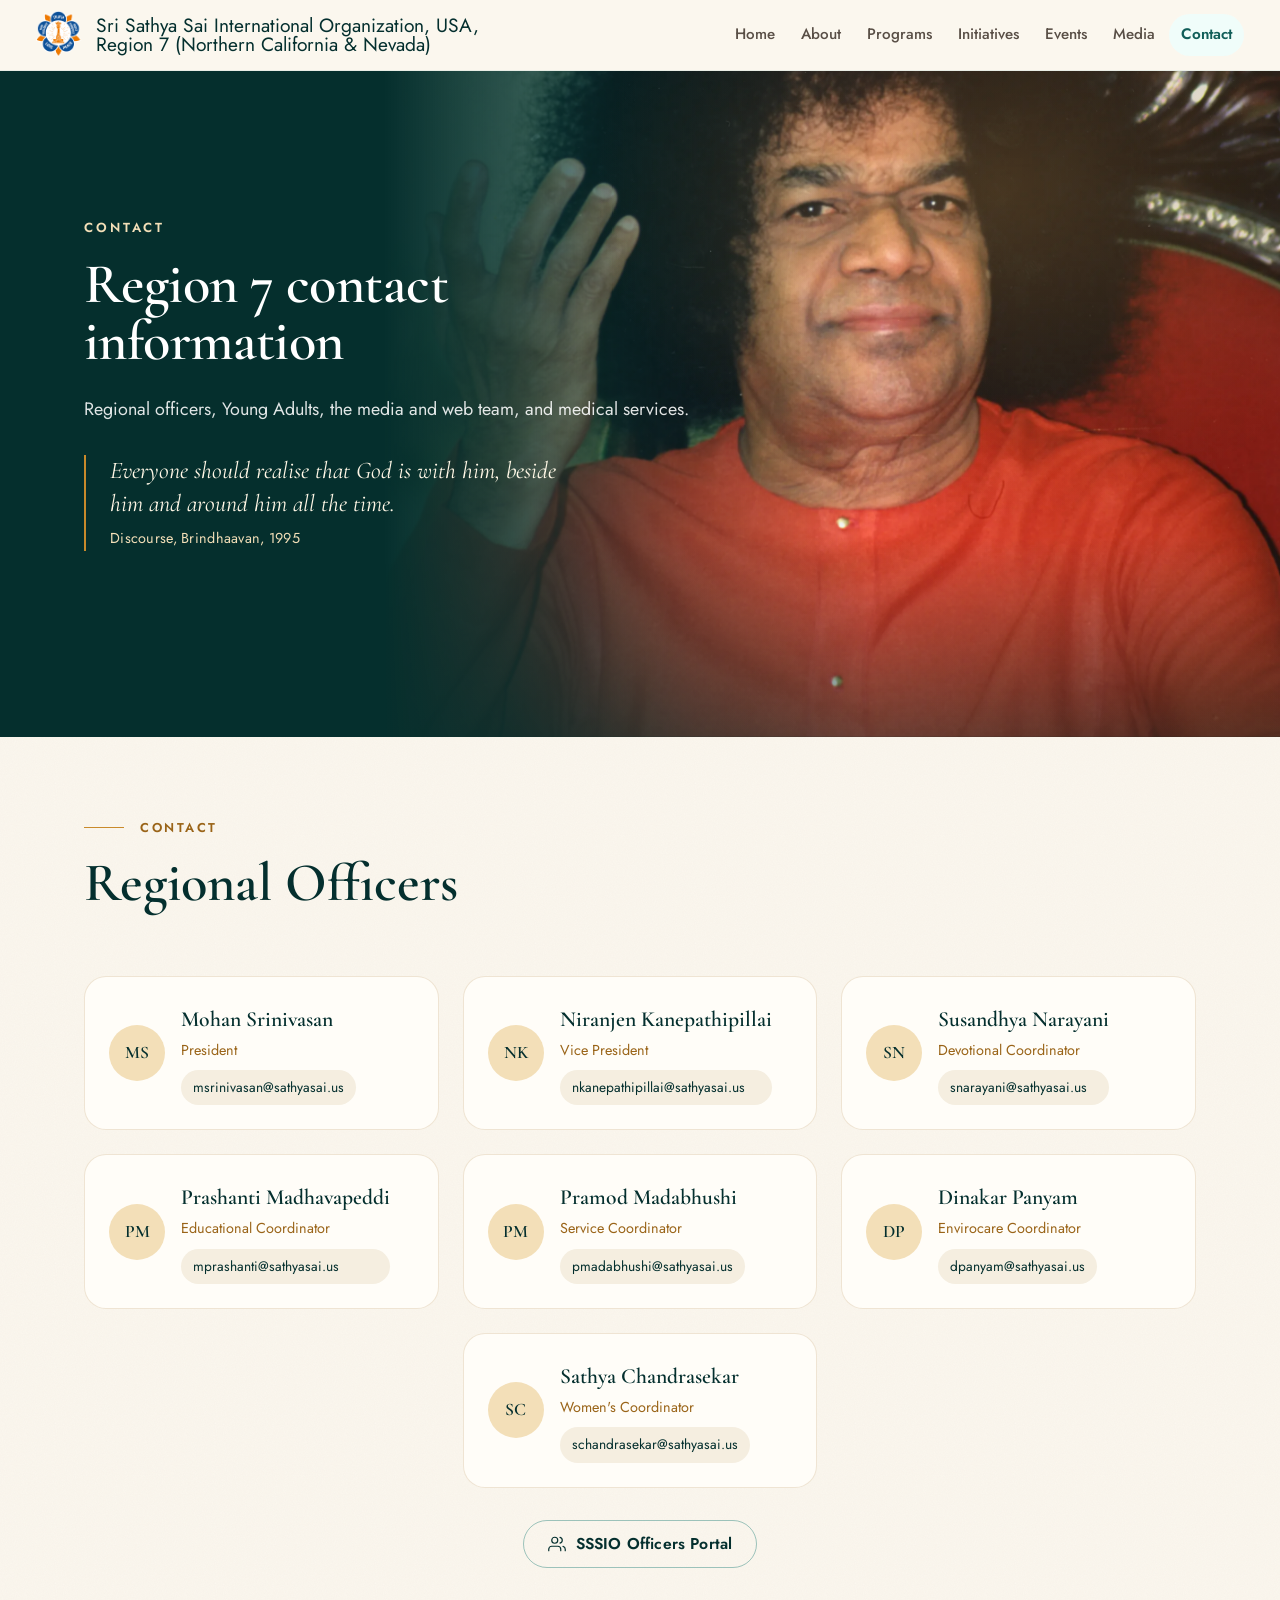
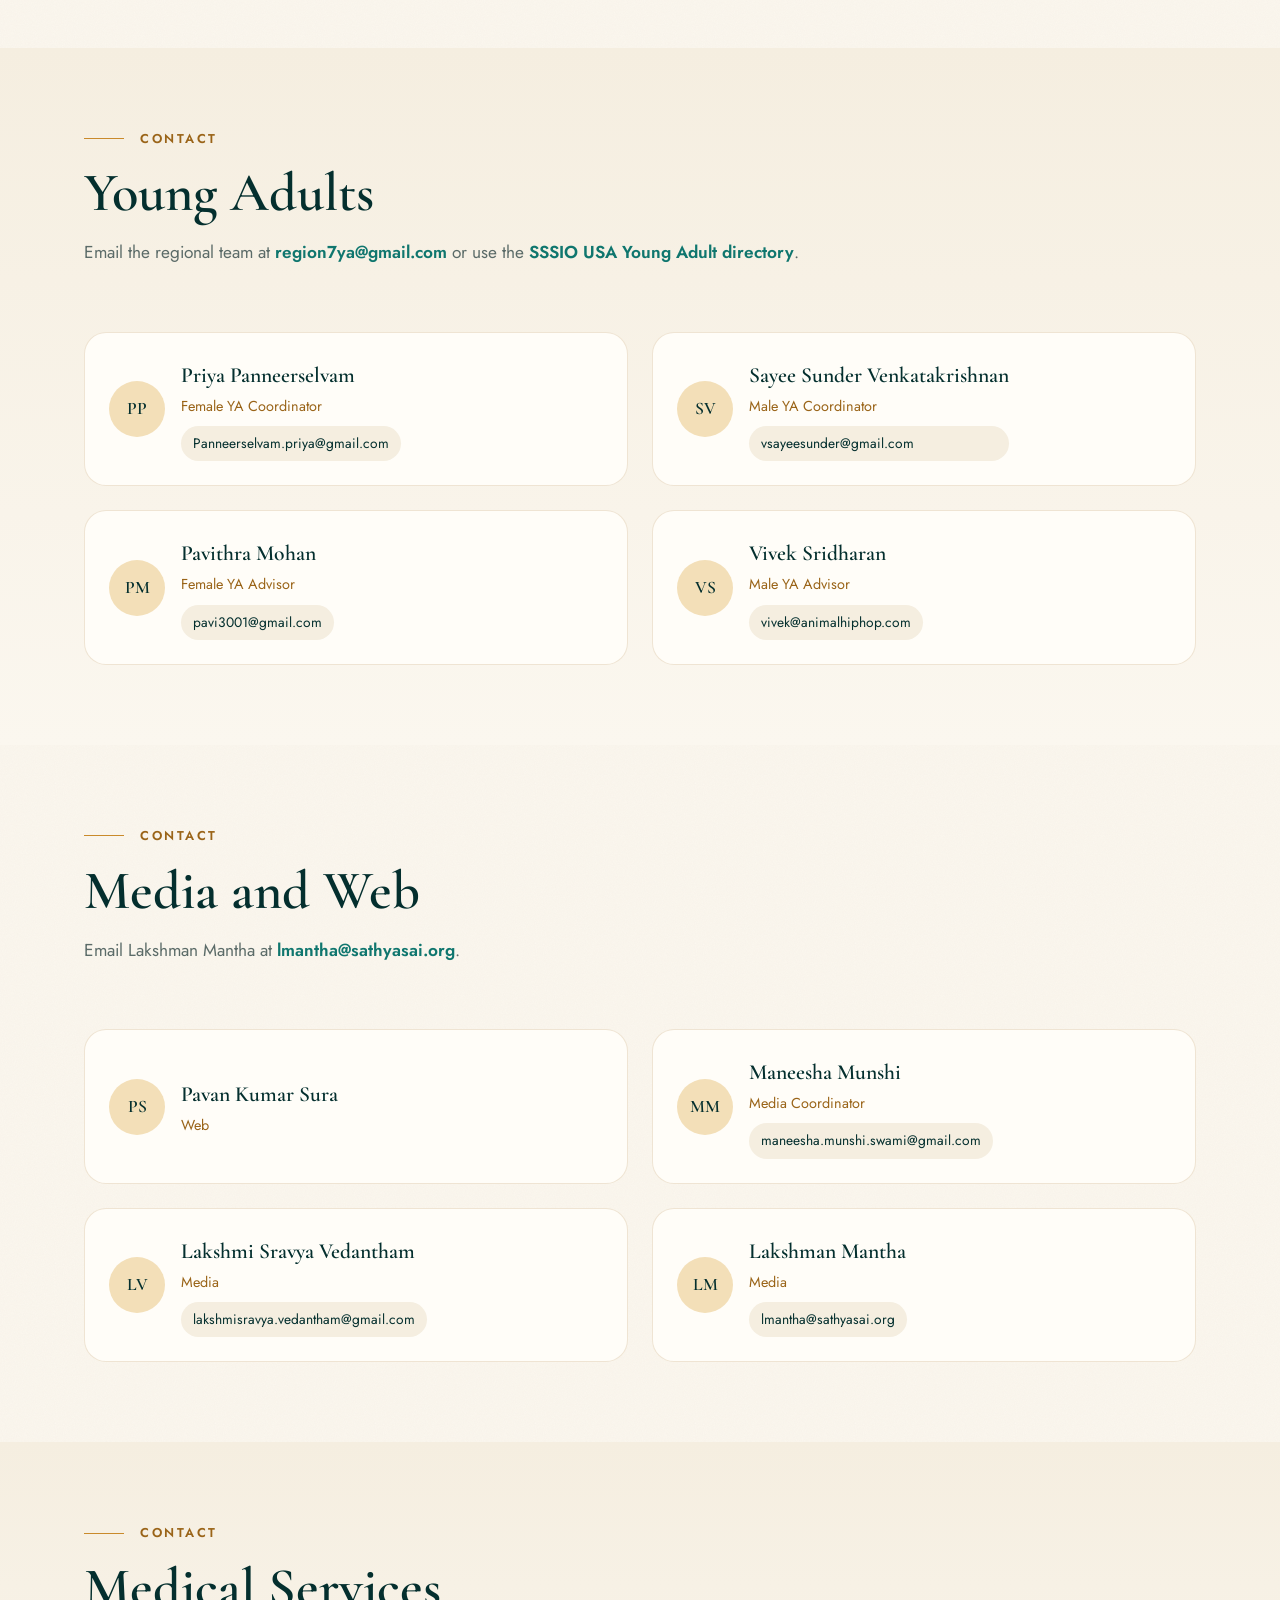
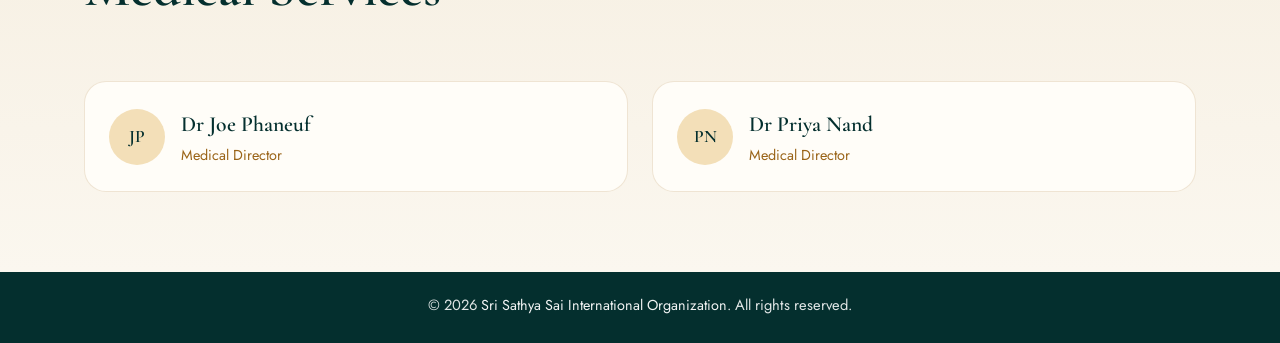
<file: contact.html>
<!DOCTYPE html>

<html lang="en">
<head>
<meta charset="utf-8"/>
<meta content="width=device-width, initial-scale=1" name="viewport"/>
<title>Contact Region 7 Sathya Sai Centers (SSIO) | Bay Area &amp; Nevada</title>
<meta name="description" content="Contact the USA Region 7 Sathya Sai (SSIO) officers for the Bay Area, Northern California and Nevada: Young Adults, the web team, and medical services."/>
<meta name="keywords" content="contact Sai Center, Sathya Sai Region 7, SSIO officers, Bay Area, Nevada, Northern California"/>
<link rel="canonical" href="https://region7-mockup-a.vercel.app/contact.html"/>
<script>if(/\.github\.io$/i.test(location.hostname)){var m=document.createElement("meta");m.name="robots";m.content="noindex, follow";document.head.appendChild(m);}</script>
<link rel="icon" href="images/new_logo2.png" type="image/png"/>
<meta property="og:type" content="website"/>
<meta property="og:site_name" content="Region 7 Sai Centers"/>
<meta property="og:locale" content="en_US"/>
<meta property="og:url" content="https://region7-mockup-a.vercel.app/contact.html"/>
<meta property="og:title" content="Contact Region 7 Sathya Sai Centers (SSIO) | Bay Area &amp; Nevada"/>
<meta property="og:description" content="Contact the USA Region 7 Sathya Sai (SSIO) officers for the Bay Area, Northern California and Nevada: Young Adults, the web team, and medical services."/>
<meta property="og:image" content="https://region7-mockup-a.vercel.app/images/ssio-logo.png"/>
<meta property="og:image:width" content="397"/>
<meta property="og:image:height" content="400"/>
<meta property="og:image:alt" content="Sathya Sai International Organization logo"/>
<meta name="twitter:card" content="summary"/>
<meta name="twitter:title" content="Contact Region 7 Sathya Sai Centers (SSIO) | Bay Area &amp; Nevada"/>
<meta name="twitter:description" content="Contact the USA Region 7 Sathya Sai (SSIO) officers for the Bay Area, Northern California and Nevada: Young Adults, the web team, and medical services."/>
<meta name="twitter:image" content="https://region7-mockup-a.vercel.app/images/ssio-logo.png"/>
<script type="application/ld+json">{"@context":"https://schema.org","@graph":[{"@type":"Organization","@id":"https://region7-mockup-a.vercel.app/#org","name":"Region 7 Sai Centers","url":"https://region7-mockup-a.vercel.app/"},{"@type":"WebPage","@id":"https://region7-mockup-a.vercel.app/contact.html#page","url":"https://region7-mockup-a.vercel.app/contact.html","name":"Contact Region 7 Sathya Sai Centers (SSIO) | Bay Area & Nevada","description":"Contact the USA Region 7 Sathya Sai (SSIO) officers for the Bay Area, Northern California and Nevada: Young Adults, the web team, and medical services.","isPartOf":{"@type":"WebSite","name":"Region 7 Sai Centers","url":"https://region7-mockup-a.vercel.app/"},"publisher":{"@id":"https://region7-mockup-a.vercel.app/#org"},"inLanguage":"en-US"},{"@type":"BreadcrumbList","itemListElement":[{"@type":"ListItem","position":1,"name":"Home","item":"https://region7-mockup-a.vercel.app/"},{"@type":"ListItem","position":2,"name":"Contact","item":"https://region7-mockup-a.vercel.app/contact.html"}]}]}</script>
<link href="https://fonts.googleapis.com" rel="preconnect"/>
<link crossorigin="" href="https://fonts.gstatic.com" rel="preconnect"/>
<link href="https://fonts.googleapis.com/css2?family=Cormorant+Garamond:ital,wght@0,500;0,600;1,500&amp;family=Jost:ital,wght@0,300;0,400;0,500;0,600;0,700;1,400&amp;display=swap" rel="stylesheet"/>
<link data-sanctuary-font="" href="https://fonts.googleapis.com/css2?family=Cormorant+Garamond:ital,wght@0,500;0,600;1,500&amp;display=swap" rel="stylesheet"/><link href="styles.css" rel="stylesheet"/>
</head>
<body class="sanctuary">
<header class="site-header">
<div class="header-inner">
<div class="brand">
<a aria-label="Region 7 Sai Centers home" class="brand-logo-link" href="index.html">
<img alt="" class="brand-logo" height="50" src="images/new_logo2.png" width="48"/>
</a>
<a class="brand-text" href="index.html">
<span class="r7-brand-line">Sri Sathya Sai International Organization, USA,</span> <span class="r7-brand-line">Region 7 (Northern California &amp; Nevada)</span>
</a>
</div>
<button aria-controls="primary-nav" aria-expanded="false" aria-label="Toggle navigation" class="nav-toggle" type="button">
<span aria-hidden="true" class="hamburger"><span></span><span></span><span></span></span>
</button>
<nav aria-label="Primary" class="primary" id="primary-nav">
<ul>
<li><a href="index.html">Home</a></li>
<li><a href="about.html">About</a></li>
<li><a href="programs.html">Programs</a></li>
<li><a href="initiatives.html">Initiatives</a></li>
<li><a href="events.html">Events</a></li>
<li><a href="media.html">Media</a></li>
<li><a aria-current="page" href="contact.html">Contact</a></li>
</ul>
</nav>
</div>
</header>
<main><section class="sx-hero">
<picture class="sx-hero-pic"><source media="(max-width: 760px)" srcset="images/sanctuary/contact-m.webp" type="image/webp"/><source media="(max-width: 760px)" srcset="images/sanctuary/contact-m.jpg"/><source srcset="images/sanctuary/contact-2000.webp" type="image/webp"/><img alt="Sri Sathya Sai Baba" fetchpriority="high" height="2506" src="images/sanctuary/contact-2000.jpg" style="--pos:50% 58%" width="2000"/></picture>
<div aria-hidden="true" class="sx-hero-shade"></div>
<div class="rd-wrap sx-hero-in">
<p class="rd-eyebrow">Contact</p>
<h1 class="sx-long">Region 7 contact information</h1>
<p class="rd-hero-lead">Regional officers, Young Adults, the media and web team, and medical services.</p>
<figure class="rd-hero-q"><blockquote>Everyone should realise that God is with him, beside him and around him all the time.</blockquote><figcaption>Discourse, Brindhaavan, 1995</figcaption></figure>
</div>
</section><section class="rd-sec sx-contacts" id="officers"><div class="rd-wrap"><header class="rd-head" data-reveal=""><p class="rd-kicker"><span>Contact</span></p><h2>Regional Officers</h2></header><ul class="contact-row cr-cols-3"><li class="member"><span aria-hidden="true" class="member-initials">MS</span><span class="member-text"><strong>Mohan Srinivasan</strong><span>President</span><a class="member-mail" href="mailto:msrinivasan@sathyasai.us">msrinivasan@sathyasai.us</a></span></li><li class="member"><span aria-hidden="true" class="member-initials">NK</span><span class="member-text"><strong>Niranjen Kanepathipillai</strong><span>Vice President</span><a class="member-mail" href="mailto:nkanepathipillai@sathyasai.us">nkanepathipillai@sathyasai.us</a></span></li><li class="member"><span aria-hidden="true" class="member-initials">SN</span><span class="member-text"><strong>Susandhya Narayani</strong><span>Devotional Coordinator</span><a class="member-mail" href="mailto:snarayani@sathyasai.us">snarayani@sathyasai.us</a></span></li><li class="member"><span aria-hidden="true" class="member-initials">PM</span><span class="member-text"><strong>Prashanti Madhavapeddi</strong><span>Educational Coordinator</span><a class="member-mail" href="mailto:mprashanti@sathyasai.us">mprashanti@sathyasai.us</a></span></li><li class="member"><span aria-hidden="true" class="member-initials">PM</span><span class="member-text"><strong>Pramod Madabhushi</strong><span>Service Coordinator</span><a class="member-mail" href="mailto:pmadabhushi@sathyasai.us">pmadabhushi@sathyasai.us</a></span></li><li class="member"><span aria-hidden="true" class="member-initials">DP</span><span class="member-text"><strong>Dinakar Panyam</strong><span>Envirocare Coordinator</span><a class="member-mail" href="mailto:dpanyam@sathyasai.us">dpanyam@sathyasai.us</a></span></li><li class="member"><span aria-hidden="true" class="member-initials">SC</span><span class="member-text"><strong>Sathya Chandrasekar</strong><span>Women's Coordinator</span><a class="member-mail" href="mailto:schandrasekar@sathyasai.us">schandrasekar@sathyasai.us</a></span></li></ul><p class="sx-portal"><a class="rd-btn rd-btn-outline" href="https://officers-portal.sathyasai.org/" rel="noopener" target="_blank"><svg aria-hidden="true" class="ico" focusable="false" viewbox="0 0 24 24"><path d="M17 21v-2a4 4 0 0 0-4-4H5a4 4 0 0 0-4 4v2"></path><circle cx="9" cy="7" r="4"></circle><path d="M23 21v-2a4 4 0 0 0-3-3.87"></path><path d="M16 3.13a4 4 0 0 1 0 7.75"></path></svg><span>SSSIO Officers Portal</span></a></p></div></section><section class="rd-sec sx-contacts sx-alt" id="young-adults"><div class="rd-wrap"><header class="rd-head" data-reveal=""><p class="rd-kicker"><span>Contact</span></p><h2>Young Adults</h2><p class="rd-sub-lead">Email the regional team at <a href="mailto:region7ya@gmail.com">region7ya@gmail.com</a> or use the <a href="https://sathyasai.us/node/9343">SSSIO USA Young Adult directory</a>.</p></header><ul class="contact-row cr-cols-2"><li class="member"><span aria-hidden="true" class="member-initials">PP</span><span class="member-text"><strong>Priya Panneerselvam</strong><span>Female YA Coordinator</span><a class="member-mail" href="mailto:Panneerselvam.priya@gmail.com">Panneerselvam.priya@gmail.com</a></span></li><li class="member"><span aria-hidden="true" class="member-initials">SV</span><span class="member-text"><strong>Sayee Sunder Venkatakrishnan</strong><span>Male YA Coordinator</span><a class="member-mail" href="mailto:vsayeesunder@gmail.com">vsayeesunder@gmail.com</a></span></li><li class="member"><span aria-hidden="true" class="member-initials">PM</span><span class="member-text"><strong>Pavithra Mohan</strong><span>Female YA Advisor</span><a class="member-mail" href="mailto:pavi3001@gmail.com">pavi3001@gmail.com</a></span></li><li class="member"><span aria-hidden="true" class="member-initials">VS</span><span class="member-text"><strong>Vivek Sridharan</strong><span>Male YA Advisor</span><a class="member-mail" href="mailto:vivek@animalhiphop.com">vivek@animalhiphop.com</a></span></li></ul></div></section><section class="rd-sec sx-contacts" id="media-and-web"><div class="rd-wrap"><header class="rd-head" data-reveal=""><p class="rd-kicker"><span>Contact</span></p><h2>Media and Web</h2><p class="rd-sub-lead">Email Lakshman Mantha at <a href="mailto:lmantha@sathyasai.org">lmantha@sathyasai.org</a>.</p></header><ul class="contact-row cr-cols-2"><li class="member"><span aria-hidden="true" class="member-initials">PS</span><span class="member-text"><strong>Pavan Kumar Sura</strong><span>Web</span></span></li><li class="member"><span aria-hidden="true" class="member-initials">MM</span><span class="member-text"><strong>Maneesha Munshi</strong><span>Media Coordinator</span><a class="member-mail" href="mailto:maneesha.munshi.swami@gmail.com">maneesha.munshi.swami@gmail.com</a></span></li><li class="member"><span aria-hidden="true" class="member-initials">LV</span><span class="member-text"><strong>Lakshmi Sravya Vedantham</strong><span>Media</span><a class="member-mail" href="mailto:lakshmisravya.vedantham@gmail.com">lakshmisravya.vedantham@gmail.com</a></span></li><li class="member"><span aria-hidden="true" class="member-initials">LM</span><span class="member-text"><strong>Lakshman Mantha</strong><span>Media</span><a class="member-mail" href="mailto:lmantha@sathyasai.org">lmantha@sathyasai.org</a></span></li></ul></div></section><section class="rd-sec sx-contacts sx-alt" id="medical-services"><div class="rd-wrap"><header class="rd-head" data-reveal=""><p class="rd-kicker"><span>Contact</span></p><h2>Medical Services</h2></header><ul class="contact-row cr-cols-2"><li class="member"><span aria-hidden="true" class="member-initials">JP</span><span class="member-text"><strong>Dr Joe Phaneuf</strong><span>Medical Director</span></span></li><li class="member"><span aria-hidden="true" class="member-initials">PN</span><span class="member-text"><strong>Dr Priya Nand</strong><span>Medical Director</span></span></li></ul></div></section></main>
<footer>
<div class="footer-credit">
<p>© 2026 <a href="https://www.sathyasai.org/" rel="noopener" target="_blank">Sri Sathya Sai International Organization</a>. All rights reserved.</p>
</div>
</footer>
<script defer="" src="nav.js"></script><script defer="" src="sanctuary.js"></script>
<script defer="" src="anim.js"></script>
</body>
</html>
</file>
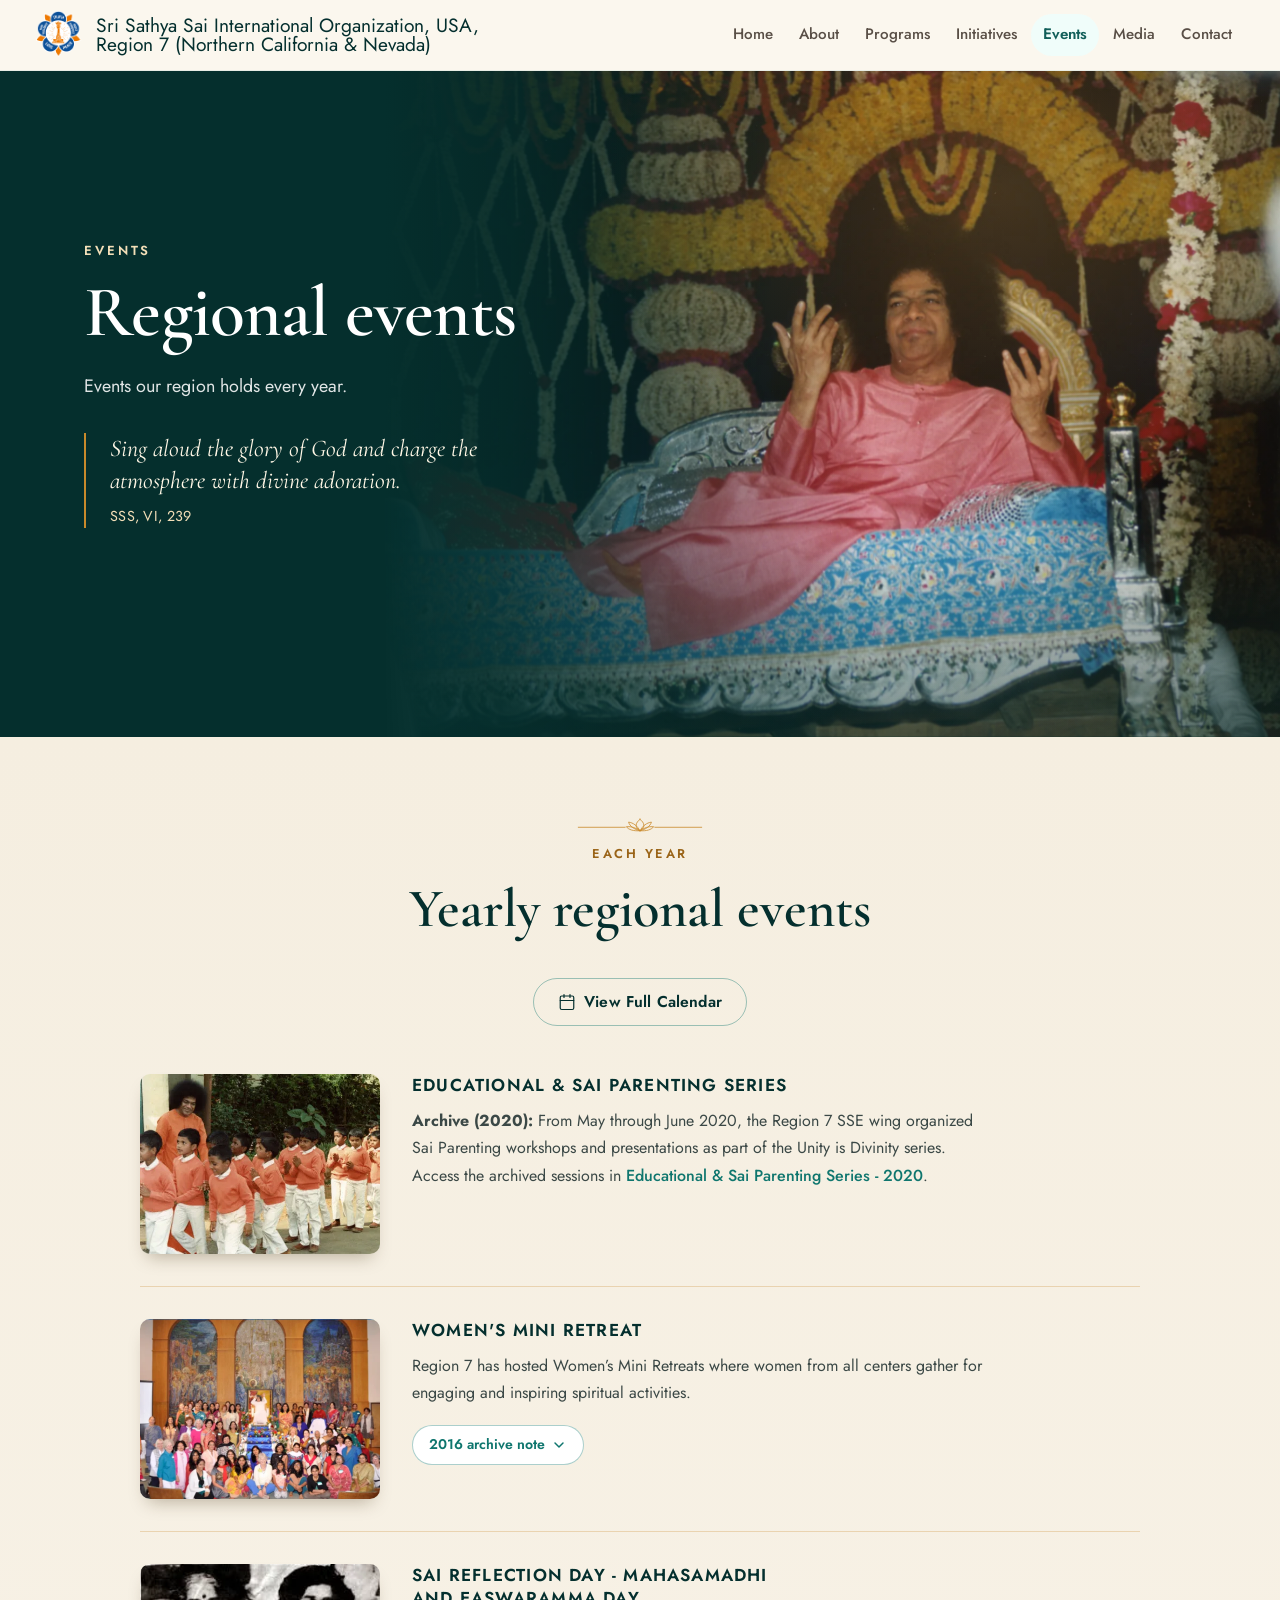
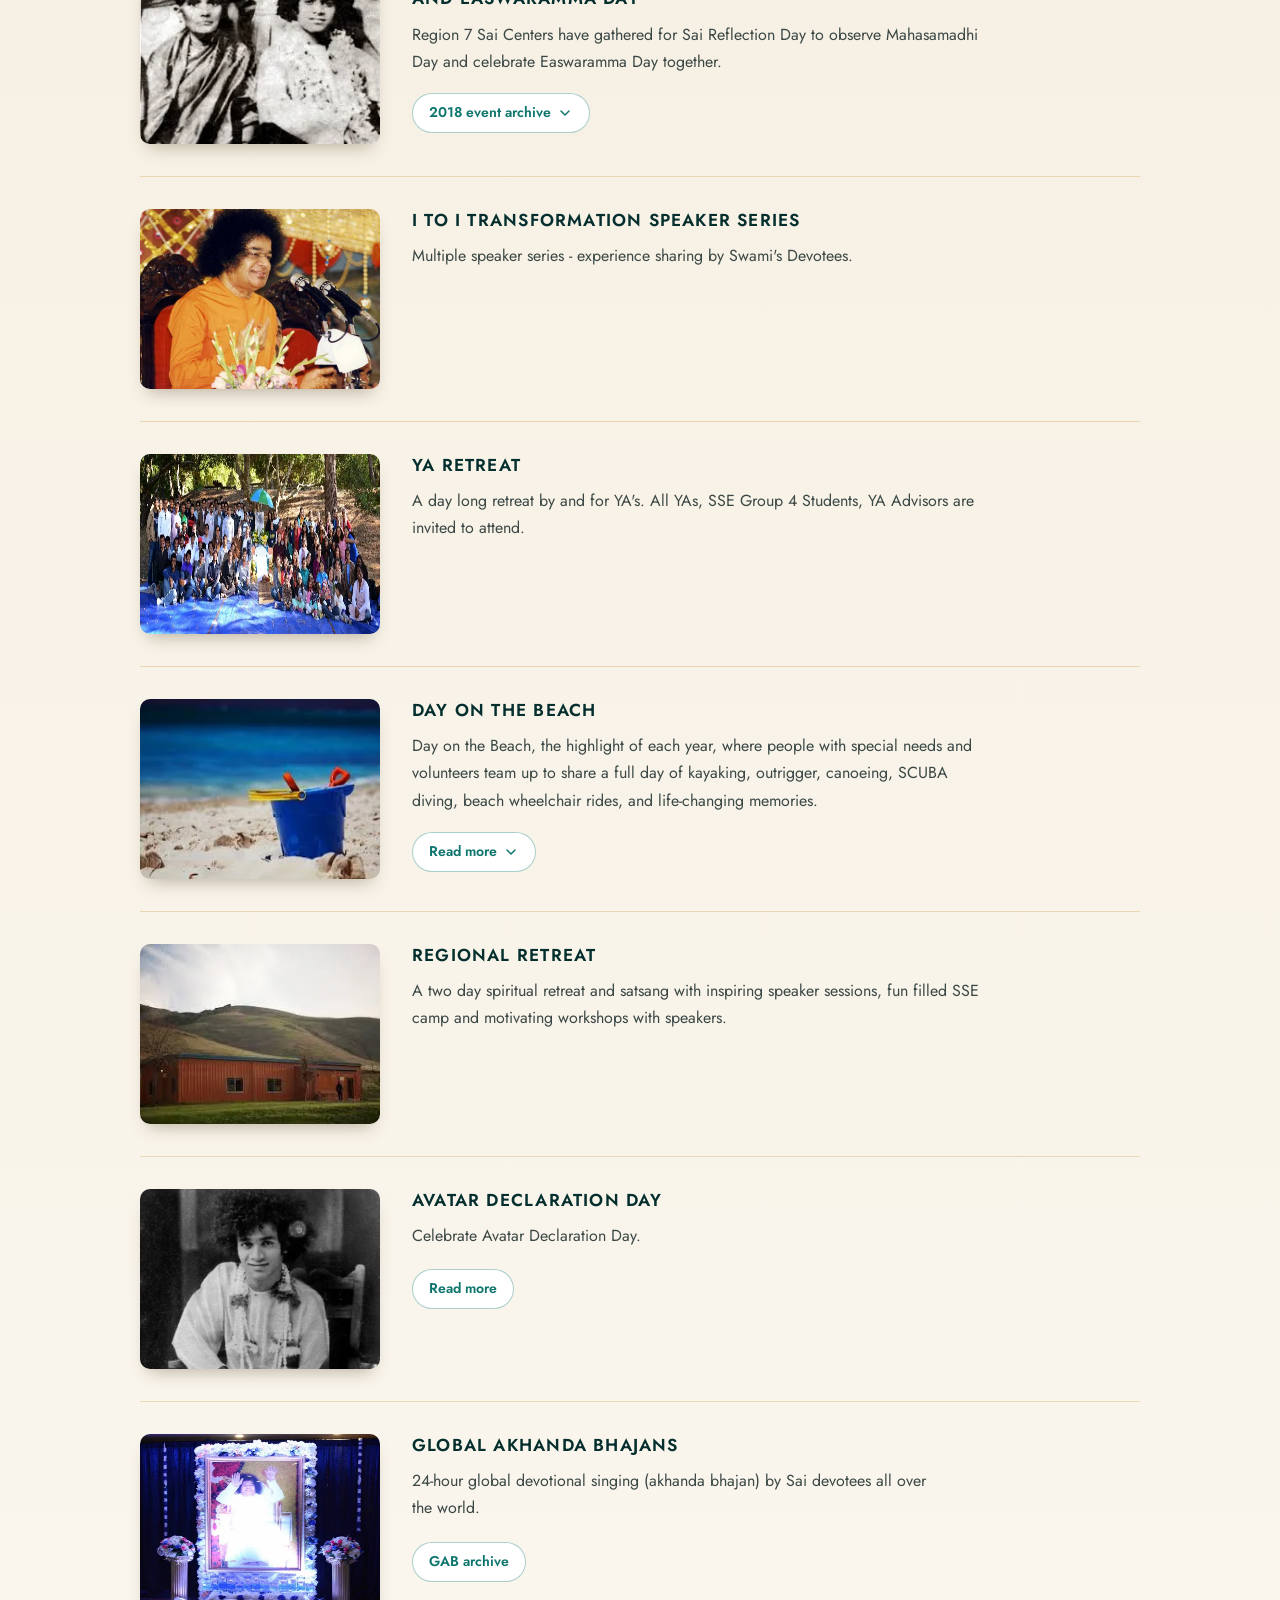
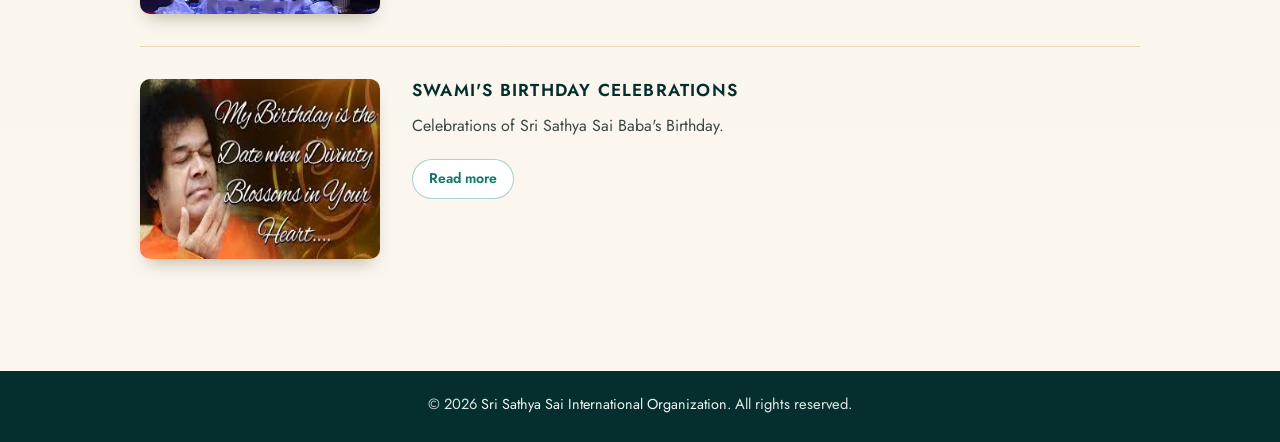
<file: events.html>
<!DOCTYPE html>

<html lang="en">
<head>
<meta charset="utf-8"/>
<meta content="width=device-width, initial-scale=1" name="viewport"/>
<title>Sathya Sai Events in the Bay Area &amp; Nevada | Region 7</title>
<meta name="description" content="Yearly Region 7 Sathya Sai events and the regional calendar: Global Akhanda Bhajan (GAB), retreats and workshops in the Bay Area and Nevada."/>
<meta name="keywords" content="Sathya Sai events, Global Akhanda Bhajan, GAB, bhajans, Sai Center events Bay Area, Nevada, Region 7, SSIO"/>
<link rel="canonical" href="https://region7-mockup-a.vercel.app/events.html"/>
<script>if(/\.github\.io$/i.test(location.hostname)){var m=document.createElement("meta");m.name="robots";m.content="noindex, follow";document.head.appendChild(m);}</script>
<link rel="icon" href="images/new_logo2.png" type="image/png"/>
<meta property="og:type" content="website"/>
<meta property="og:site_name" content="Region 7 Sai Centers"/>
<meta property="og:locale" content="en_US"/>
<meta property="og:url" content="https://region7-mockup-a.vercel.app/events.html"/>
<meta property="og:title" content="Sathya Sai Events in the Bay Area &amp; Nevada | Region 7"/>
<meta property="og:description" content="Yearly Region 7 Sathya Sai events and the regional calendar: Global Akhanda Bhajan (GAB), retreats and workshops in the Bay Area and Nevada."/>
<meta property="og:image" content="https://region7-mockup-a.vercel.app/images/ssio-logo.png"/>
<meta property="og:image:width" content="397"/>
<meta property="og:image:height" content="400"/>
<meta property="og:image:alt" content="Sathya Sai International Organization logo"/>
<meta name="twitter:card" content="summary"/>
<meta name="twitter:title" content="Sathya Sai Events in the Bay Area &amp; Nevada | Region 7"/>
<meta name="twitter:description" content="Yearly Region 7 Sathya Sai events and the regional calendar: Global Akhanda Bhajan (GAB), retreats and workshops in the Bay Area and Nevada."/>
<meta name="twitter:image" content="https://region7-mockup-a.vercel.app/images/ssio-logo.png"/>
<script type="application/ld+json">{"@context":"https://schema.org","@graph":[{"@type":"Organization","@id":"https://region7-mockup-a.vercel.app/#org","name":"Region 7 Sai Centers","url":"https://region7-mockup-a.vercel.app/"},{"@type":"WebPage","@id":"https://region7-mockup-a.vercel.app/events.html#page","url":"https://region7-mockup-a.vercel.app/events.html","name":"Sathya Sai Events in the Bay Area & Nevada | Region 7","description":"Yearly Region 7 Sathya Sai events and the regional calendar: Global Akhanda Bhajan (GAB), retreats and workshops in the Bay Area and Nevada.","isPartOf":{"@type":"WebSite","name":"Region 7 Sai Centers","url":"https://region7-mockup-a.vercel.app/"},"publisher":{"@id":"https://region7-mockup-a.vercel.app/#org"},"inLanguage":"en-US"},{"@type":"BreadcrumbList","itemListElement":[{"@type":"ListItem","position":1,"name":"Home","item":"https://region7-mockup-a.vercel.app/"},{"@type":"ListItem","position":2,"name":"Events","item":"https://region7-mockup-a.vercel.app/events.html"}]}]}</script>
<link href="https://fonts.googleapis.com" rel="preconnect"/>
<link crossorigin="" href="https://fonts.gstatic.com" rel="preconnect"/>
<link href="https://fonts.googleapis.com/css2?family=Cormorant+Garamond:ital,wght@0,500;0,600;1,500&amp;family=Jost:ital,wght@0,300;0,400;0,500;0,600;0,700;1,400&amp;display=swap" rel="stylesheet"/>
<link data-sanctuary-font="" href="https://fonts.googleapis.com/css2?family=Cormorant+Garamond:ital,wght@0,500;0,600;1,500&amp;display=swap" rel="stylesheet"/><link href="styles.css" rel="stylesheet"/>
</head>
<body class="sanctuary">
<header class="site-header">
<div class="header-inner">
<div class="brand">
<a aria-label="Region 7 Sai Centers home" class="brand-logo-link" href="index.html">
<img alt="" class="brand-logo" height="50" src="images/new_logo2.png" width="48"/>
</a>
<a class="brand-text" href="index.html">
<span class="r7-brand-line">Sri Sathya Sai International Organization, USA,</span> <span class="r7-brand-line">Region 7 (Northern California &amp; Nevada)</span>
</a>
</div>
<button aria-controls="primary-nav" aria-expanded="false" aria-label="Toggle navigation" class="nav-toggle" type="button">
<span aria-hidden="true" class="hamburger"><span></span><span></span><span></span></span>
</button>
<nav aria-label="Primary" class="primary" id="primary-nav">
<ul>
<li><a href="index.html">Home</a></li>
<li><a href="about.html">About</a></li>
<li><a href="programs.html">Programs</a></li>
<li><a href="initiatives.html">Initiatives</a></li>
<li><a aria-current="page" href="events.html">Events</a></li>
<li><a href="media.html">Media</a></li>
<li><a href="contact.html">Contact</a></li>
</ul>
</nav>
</div>
</header>
<main><section class="sx-hero">
<picture class="sx-hero-pic"><source media="(max-width: 760px)" srcset="images/sanctuary/events-m.webp" type="image/webp"/><source media="(max-width: 760px)" srcset="images/sanctuary/events-m.jpg"/><source srcset="images/sanctuary/events-2000.webp" type="image/webp"/><img alt="Sri Sathya Sai Baba" fetchpriority="high" height="1585" src="images/sanctuary/events-2000.jpg" style="--pos:50% 0%" width="2000"/></picture>
<div aria-hidden="true" class="sx-hero-shade"></div>
<div class="rd-wrap sx-hero-in">
<p class="rd-eyebrow">Events</p>
<h1>Regional events</h1>
<p class="rd-hero-lead">Events our region holds every year.</p>
<figure class="rd-hero-q"><blockquote>Sing aloud the glory of God and charge the atmosphere with divine adoration.</blockquote><figcaption>SSS, VI, 239</figcaption></figure>
</div>
</section><section class="rd-sec sx-yearly" id="yearly"><div class="rd-wrap"><header class="rd-head rd-center" data-reveal=""><p class="rd-kicker"><svg aria-hidden="true" class="rd-lotus" focusable="false" viewbox="0 0 220 28"><path d="M2 18 H84"></path><path d="M136 18 H218"></path><path d="M110 4 C102 10 100 18 110 24 C120 18 118 10 110 4 Z"></path><path d="M110 24 C100 22 92 16 90 9 C98 10 105 15 110 24 Z"></path><path d="M110 24 C120 22 128 16 130 9 C122 10 115 15 110 24 Z"></path><path d="M110 24 C98 25 90 22 86 17 C95 16 103 19 110 24 Z"></path><path d="M110 24 C122 25 130 22 134 17 C125 16 117 19 110 24 Z"></path></svg><span>Each year</span></p><h2>Yearly regional events</h2></header><p class="sx-cal-cta"><button class="rd-btn rd-btn-outline" data-dialog="dlg-p-alleventscalendar" type="button"><svg aria-hidden="true" class="ico" focusable="false" viewbox="0 0 24 24"><rect height="18" rx="2" width="18" x="3" y="4"></rect><path d="M16 2v4M8 2v4M3 10h18"></path></svg><span>View Full Calendar</span></button></p><noscript><p class="tab-note">The interactive calendar requires JavaScript. Event information and official archive links remain available below.</p></noscript><div class="ev-list ev-live">
<article class="ev-feature ev-row" id="ev-educational-sai-parenting-series"><div class="ev-photo"><picture><source srcset="images/events/sse-1.webp" type="image/webp"/><img alt="" loading="lazy" src="images/events/sse-1.jpg"/></picture></div>
<div class="ev-text live-prose"><h3>Educational &amp; Sai Parenting Series</h3><p><strong>Archive (2020):</strong> From May through June 2020, the Region 7 SSE wing organized Sai Parenting workshops and presentations as part of the Unity is Divinity series. Access the archived sessions in <a href="media.html#p-saiparentingseries">Educational &amp; Sai Parenting Series - 2020</a>.</p></div>
</article>
<article class="ev-feature ev-row" id="ev-women-s-mini-retreat"><div class="ev-photo"><picture><source srcset="images/events/wmr.webp" type="image/webp"/><img alt="" loading="lazy" src="images/events/wmr.jpg"/></picture></div>
<div class="ev-text live-prose"><h3>Women's Mini Retreat</h3><p>Region 7 has hosted Women’s Mini Retreats where women from all centers gather for engaging and inspiring spiritual activities.</p><div class="ev-foot"><details class="ev-more"><summary><span>2016 archive note</span><svg aria-hidden="true" class="d-chevron" viewbox="0 0 24 24"><path d="M6 9l6 6 6-6"></path></svg></summary><div class="ev-more-body"><p>In 2016, the retreat used a three-part format focused on Inspiration, Introspection, and Influence. Each gathering explored one aspect of spiritual growth and aimed to support women’s empowerment and a nurturing place for sisters across the region.</p></div></details></div></div>
</article>
<article class="ev-feature ev-row" id="ev-sai-reflection-day-mahasamadhi-and-easwaramma-day"><div class="ev-photo"><picture><source srcset="images/events/srd.webp" type="image/webp"/><img alt="" loading="lazy" src="images/events/srd.jpg"/></picture></div>
<div class="ev-text live-prose"><h3>Sai Reflection Day - MahaSamadhi and Easwaramma Day</h3><p>Region 7 Sai Centers have gathered for Sai Reflection Day to observe Mahasamadhi Day and celebrate Easwaramma Day together.</p><div class="ev-foot"><details class="ev-more"><summary><span>2018 event archive</span><svg aria-hidden="true" class="d-chevron" viewbox="0 0 24 24"><path d="M6 9l6 6 6-6"></path></svg></summary><div class="ev-more-body"><p>The archived 2018 gathering took place on Sunday, April 29, from 9:00 AM to 3:30 PM at Mission San Jose High School Auditorium in Fremont and included experience sharing and a talk by Dr. T. Ravi Kumar. <a href="https://www.region7saicenters.org/saireflectionday/index.html" rel="noopener" target="_blank">View the official 2018 Sai Reflection Day archive</a>.</p></div></details></div></div>
</article>
<article class="ev-feature ev-row" id="ev-i-to-i-transformation-speaker-series"><div class="ev-photo"><picture><source srcset="images/events/dev-1.webp" type="image/webp"/><img alt="" loading="lazy" src="images/events/dev-1.jpg"/></picture></div>
<div class="ev-text live-prose"><h3>i to I Transformation Speaker Series</h3><p>Multiple speaker series - experience sharing by Swami's Devotees. </p></div>
</article>
<article class="ev-feature ev-row" id="ev-ya-retreat"><div class="ev-photo"><picture><source srcset="images/events/yaretreat.webp" type="image/webp"/><img alt="" loading="lazy" src="images/events/yaretreat.jpg"/></picture></div>
<div class="ev-text live-prose"><h3>YA Retreat</h3><p> A day long retreat by and for YA's. All YAs, SSE Group 4 Students, YA Advisors are invited to attend. </p></div>
</article>
<article class="ev-feature ev-row" id="ev-day-on-the-beach"><div class="ev-photo"><picture><source srcset="images/events/beach.webp" type="image/webp"/><img alt="" loading="lazy" src="images/events/beach.jpg"/></picture></div>
<div class="ev-text live-prose"><h3>Day On the Beach</h3><p>Day on the Beach, the highlight of each year, where people with special needs and volunteers team up to share a full day of kayaking, outrigger, canoeing, SCUBA diving, beach wheelchair rides, and life-changing memories.</p><div class="ev-foot"><details class="ev-more"><summary><span>Read more</span><svg aria-hidden="true" class="d-chevron" viewbox="0 0 24 24"><path d="M6 9l6 6 6-6"></path></svg></summary><div class="ev-more-body"><p>Sai Organization volunteers to provide food and snacks for this event.</p></div></details></div></div>
</article>
<article class="ev-feature ev-row" id="ev-regional-retreat"><div class="ev-photo"><picture><source srcset="images/events/retreat.webp" type="image/webp"/><img alt="" loading="lazy" src="images/events/retreat.jpg"/></picture></div>
<div class="ev-text live-prose"><h3>Regional Retreat</h3><p> A two day spiritual retreat and satsang with inspiring speaker sessions, fun filled SSE camp and motivating workshops with speakers. </p></div>
</article>
<article class="ev-feature ev-row" id="ev-avatar-declaration-day"><div class="ev-photo"><picture><source srcset="images/events/ya-1.webp" type="image/webp"/><img alt="" loading="lazy" src="images/events/ya-1.jpg"/></picture></div>
<div class="ev-text live-prose"><h3>Avatar Declaration Day</h3><p>Celebrate Avatar Declaration Day. </p><div class="ev-foot"><a class="btn btn-sm btn-outline" href="https://www.region7saicenters.org/avatardeclaration/" rel="noopener" target="_blank">Read more</a></div></div>
</article>
<article class="ev-feature ev-row" id="ev-global-akhanda-bhajans"><div class="ev-photo"><picture><source srcset="images/events/gab-2015.webp" type="image/webp"/><img alt="" loading="lazy" src="images/events/gab-2015.jpg"/></picture></div>
<div class="ev-text live-prose"><h3>Global Akhanda Bhajans</h3><p>24-hour global devotional singing (akhanda bhajan) by Sai devotees all over the world.</p><div class="ev-foot"><a class="btn btn-sm btn-outline" href="https://region7saicenters.org/region7new/gab/" rel="noopener" target="_blank">GAB archive</a></div></div>
</article>
<article class="ev-feature ev-row" id="ev-swami-s-birthday-celebrations"><div class="ev-photo"><picture><source srcset="images/events/birthday_events.webp" type="image/webp"/><img alt="" loading="lazy" src="images/events/birthday_events.jpg"/></picture></div>
<div class="ev-text live-prose"><h3>Swami's Birthday Celebrations</h3><p> Celebrations of Sri Sathya Sai Baba's Birthday.</p><div class="ev-foot"><a class="btn btn-sm btn-outline" href="https://www.region7saicenters.org/birthday/index.html" rel="noopener" target="_blank">Read more</a></div></div>
</article>
</div></div></section></main>
<footer>
<div class="footer-credit">
<p>© 2026 <a href="https://www.sathyasai.org/" rel="noopener" target="_blank">Sri Sathya Sai International Organization</a>. All rights reserved.</p>
</div>
</footer>
<dialog aria-labelledby="dlg-p-alleventscalendar-t" class="rd-dialog rd-dialog-solo" id="dlg-p-alleventscalendar">
<div class="rd-dialog-head"><div><p class="rd-dialog-kicker">Regional calendar</p><h2 id="dlg-p-alleventscalendar-t">View Full Calendar</h2></div>
<button aria-label="Close" class="rd-dialog-x" data-close="" type="button"><svg aria-hidden="true" viewbox="0 0 24 24"><path d="M18 6L6 18M6 6l12 12"></path></svg></button></div>
<div class="rd-dialog-body"><details class="disclosure subpage rd-solo" id="p-alleventscalendar" open=""><summary><span class="d-title">View Full Calendar</span><span class="doc-type">Page</span><svg aria-hidden="true" class="d-chevron" viewbox="0 0 24 24"><path d="M6 9l6 6 6-6"></path></svg></summary><div class="d-body live-prose"><h3 class="sub-head">Upcoming Events</h3><p class="cal-intro">Regional events for the next 12 months, from <span class="js-asof">the current date</span>. Past dates drop off on their own.</p><div class="cal-agenda js-calendar" data-months="12"><p>Current dates appear here when the calendar loads.</p></div> </div></details></div>
</dialog><script defer="" src="nav.js"></script><script defer="" src="sanctuary.js"></script>
<script defer="" src="events-data.js"></script>
<script defer="" src="events.js"></script>
<script defer="" src="tabs.js"></script>
<script defer="" src="media.js"></script>
<script defer="" src="anim.js"></script>
</body>
</html>
</file>
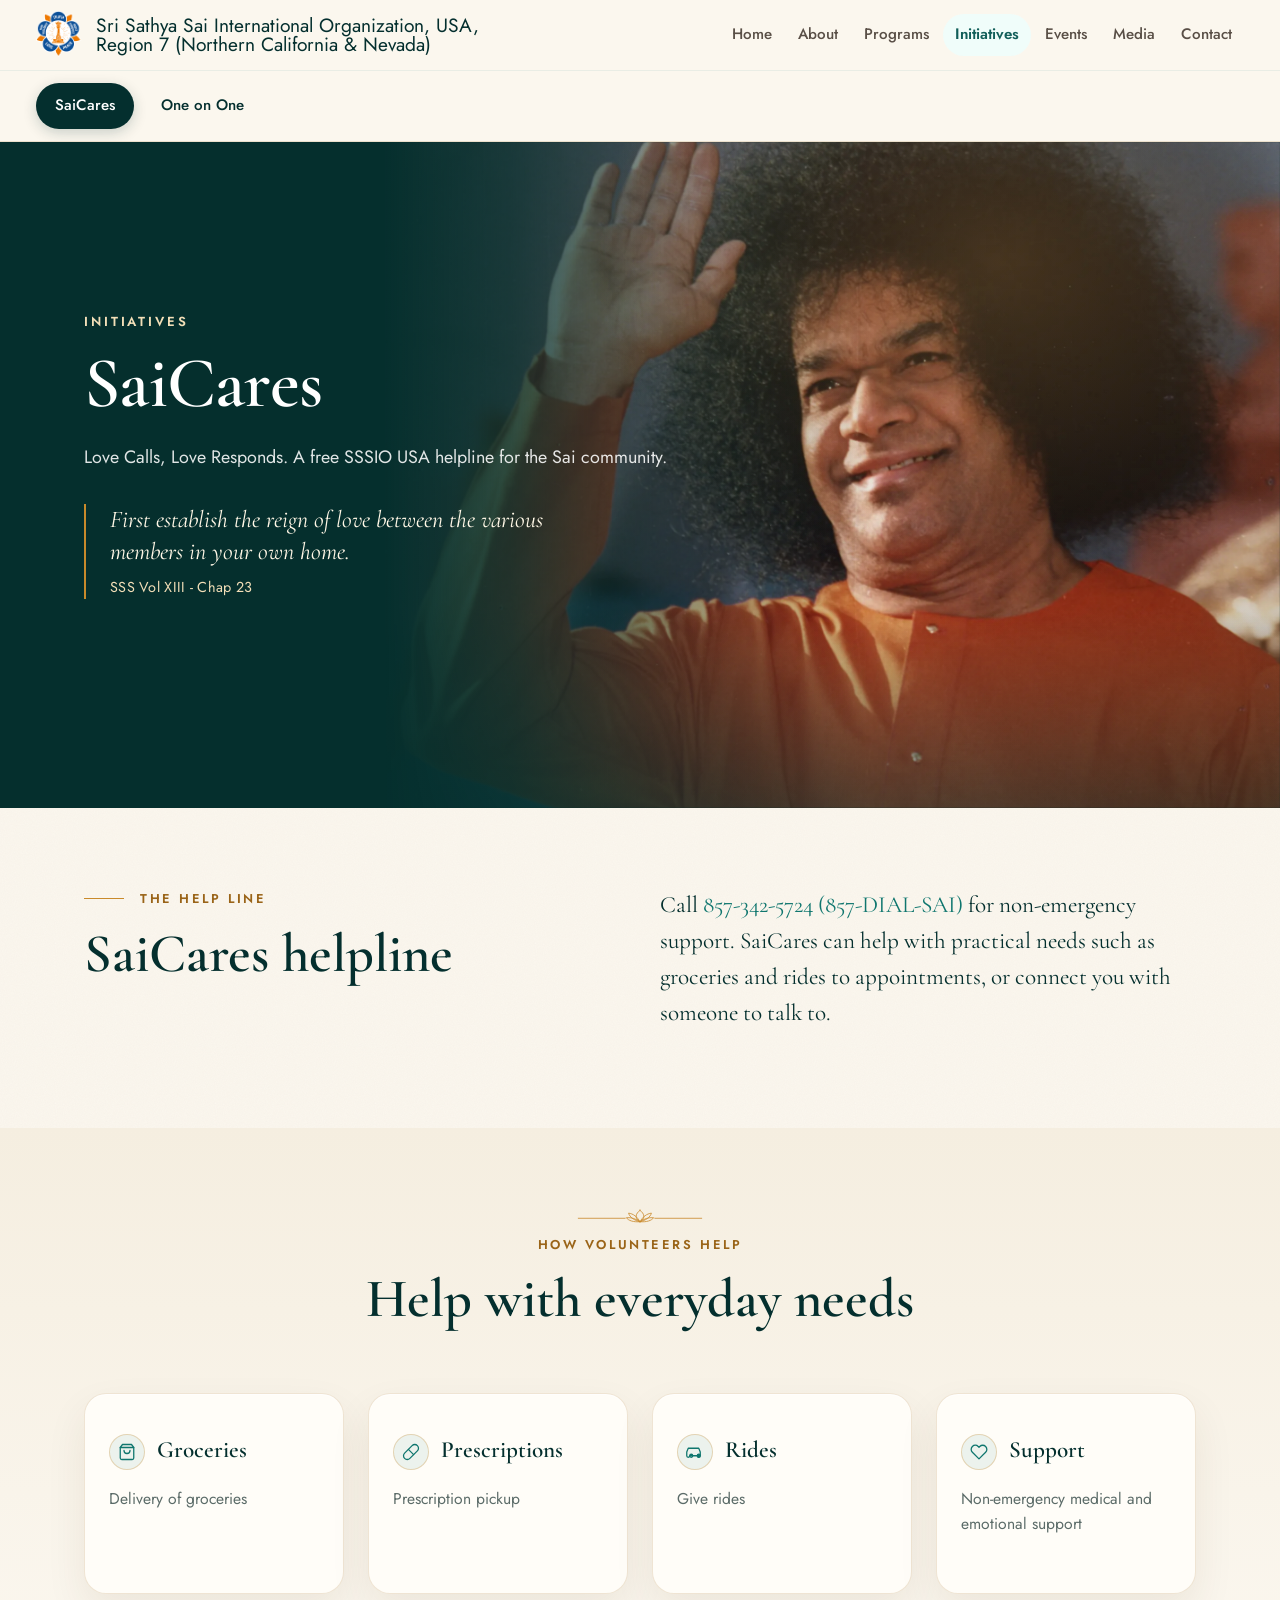
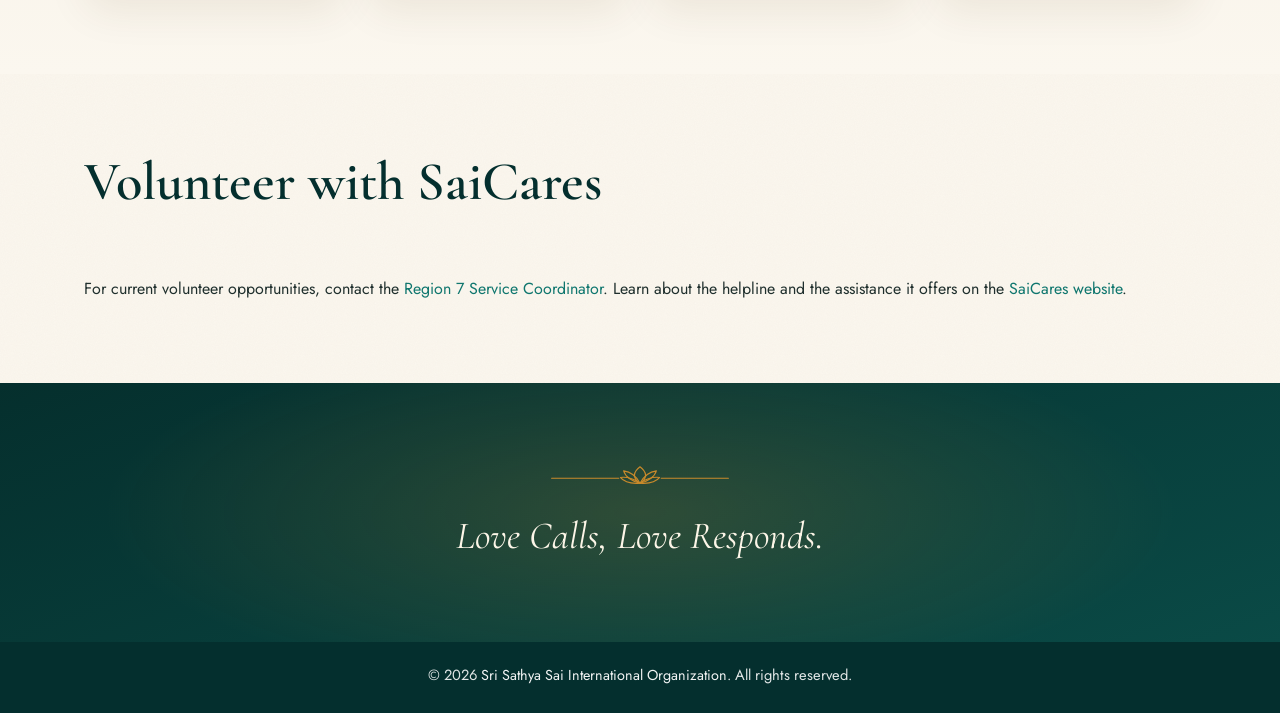
<file: initiatives.html>
<!DOCTYPE html>

<html lang="en">
<head>
<meta charset="utf-8"/>
<meta content="width=device-width, initial-scale=1" name="viewport"/>
<title>SaiCares Help Line &amp; One on One Bhajan Coaching | Region 7</title>
<meta name="description" content="SaiCares is a help line run by Region 7 Sathya Sai volunteers: Love Calls, Love Responds. One on One Bhajan Coaching helps you learn to lead bhajans."/>
<meta name="keywords" content="SaiCares, Sai Cares help line, bhajan coaching, learn bhajans, Sathya Sai, Region 7, Bay Area, Nevada"/>
<link rel="canonical" href="https://region7-mockup-a.vercel.app/initiatives.html"/>
<script>if(/\.github\.io$/i.test(location.hostname)){var m=document.createElement("meta");m.name="robots";m.content="noindex, follow";document.head.appendChild(m);}</script>
<link rel="icon" href="images/new_logo2.png" type="image/png"/>
<meta property="og:type" content="website"/>
<meta property="og:site_name" content="Region 7 Sai Centers"/>
<meta property="og:locale" content="en_US"/>
<meta property="og:url" content="https://region7-mockup-a.vercel.app/initiatives.html"/>
<meta property="og:title" content="SaiCares Help Line &amp; One on One Bhajan Coaching | Region 7"/>
<meta property="og:description" content="SaiCares is a help line run by Region 7 Sathya Sai volunteers: Love Calls, Love Responds. One on One Bhajan Coaching helps you learn to lead bhajans."/>
<meta property="og:image" content="https://region7-mockup-a.vercel.app/images/ssio-logo.png"/>
<meta property="og:image:width" content="397"/>
<meta property="og:image:height" content="400"/>
<meta property="og:image:alt" content="Sathya Sai International Organization logo"/>
<meta name="twitter:card" content="summary"/>
<meta name="twitter:title" content="SaiCares Help Line &amp; One on One Bhajan Coaching | Region 7"/>
<meta name="twitter:description" content="SaiCares is a help line run by Region 7 Sathya Sai volunteers: Love Calls, Love Responds. One on One Bhajan Coaching helps you learn to lead bhajans."/>
<meta name="twitter:image" content="https://region7-mockup-a.vercel.app/images/ssio-logo.png"/>
<script type="application/ld+json">{"@context":"https://schema.org","@graph":[{"@type":"Organization","@id":"https://region7-mockup-a.vercel.app/#org","name":"Region 7 Sai Centers","url":"https://region7-mockup-a.vercel.app/"},{"@type":"WebPage","@id":"https://region7-mockup-a.vercel.app/initiatives.html#page","url":"https://region7-mockup-a.vercel.app/initiatives.html","name":"SaiCares Help Line & One on One Bhajan Coaching | Region 7","description":"SaiCares is a help line run by Region 7 Sathya Sai volunteers: Love Calls, Love Responds. One on One Bhajan Coaching helps you learn to lead bhajans.","isPartOf":{"@type":"WebSite","name":"Region 7 Sai Centers","url":"https://region7-mockup-a.vercel.app/"},"publisher":{"@id":"https://region7-mockup-a.vercel.app/#org"},"inLanguage":"en-US"},{"@type":"BreadcrumbList","itemListElement":[{"@type":"ListItem","position":1,"name":"Home","item":"https://region7-mockup-a.vercel.app/"},{"@type":"ListItem","position":2,"name":"Initiatives","item":"https://region7-mockup-a.vercel.app/initiatives.html"}]}]}</script>
<link href="https://fonts.googleapis.com" rel="preconnect"/>
<link crossorigin="" href="https://fonts.gstatic.com" rel="preconnect"/>
<link href="https://fonts.googleapis.com/css2?family=Cormorant+Garamond:ital,wght@0,500;0,600;1,500&amp;family=Jost:ital,wght@0,300;0,400;0,500;0,600;0,700;1,400&amp;display=swap" rel="stylesheet"/>
<link data-sanctuary-font="" href="https://fonts.googleapis.com/css2?family=Cormorant+Garamond:ital,wght@0,500;0,600;1,500&amp;display=swap" rel="stylesheet"/><link href="styles.css" rel="stylesheet"/>
</head>
<body class="sanctuary">
<header class="site-header">
<div class="header-inner">
<div class="brand">
<a aria-label="Region 7 Sai Centers home" class="brand-logo-link" href="index.html">
<img alt="" class="brand-logo" height="50" src="images/new_logo2.png" width="48"/>
</a>
<a class="brand-text" href="index.html">
<span class="r7-brand-line">Sri Sathya Sai International Organization, USA,</span> <span class="r7-brand-line">Region 7 (Northern California &amp; Nevada)</span>
</a>
</div>
<button aria-controls="primary-nav" aria-expanded="false" aria-label="Toggle navigation" class="nav-toggle" type="button">
<span aria-hidden="true" class="hamburger"><span></span><span></span><span></span></span>
</button>
<nav aria-label="Primary" class="primary" id="primary-nav">
<ul>
<li><a href="index.html">Home</a></li>
<li><a href="about.html">About</a></li>
<li><a href="programs.html">Programs</a></li>
<li><a aria-current="page" href="initiatives.html">Initiatives</a></li>
<li><a href="events.html">Events</a></li>
<li><a href="media.html">Media</a></li>
<li><a href="contact.html">Contact</a></li>
</ul>
</nav>
</div>
</header>
<main>
<nav aria-label="Initiatives" class="tabbar" data-tabbar="">
<div aria-label="Initiatives" class="tabbar-inner" role="tablist">
<a aria-controls="panel-saicares" aria-selected="true" class="tab" href="#saicares" id="tab-saicares" role="tab" tabindex="0">SaiCares</a>
<a aria-controls="panel-one-on-one" aria-selected="false" class="tab" href="#one-on-one" id="tab-one-on-one" role="tab" tabindex="-1">One on One</a>
</div>
</nav>
<noscript><style>.tab-panel[hidden] { display: block; }</style></noscript>
<div aria-labelledby="tab-saicares" class="tab-panel" data-hash="saicares" id="panel-saicares" role="tabpanel"><section class="sx-hero">
<picture class="sx-hero-pic"><source media="(max-width: 760px)" srcset="images/sanctuary/initiatives-saicares-m.webp" type="image/webp"/><source media="(max-width: 760px)" srcset="images/sanctuary/initiatives-saicares-m.jpg"/><source srcset="images/sanctuary/initiatives-saicares-2000.webp" type="image/webp"/><img alt="Sri Sathya Sai Baba" fetchpriority="high" height="2954" src="images/sanctuary/initiatives-saicares-2000.jpg" style="--pos:50% 54%" width="2000"/></picture>
<div aria-hidden="true" class="sx-hero-shade"></div>
<div class="rd-wrap sx-hero-in">
<p class="rd-eyebrow">Initiatives</p>
<h1>SaiCares</h1>
<p class="rd-hero-lead">Love Calls, Love Responds. A free SSSIO USA helpline for the Sai community.</p>
<figure class="rd-hero-q"><blockquote>First establish the reign of love between the various members in your own home.</blockquote><figcaption>SSS Vol XIII - Chap 23</figcaption></figure>
</div>
</section><section class="rd-sec rd-what"><div class="rd-wrap"><div class="sx-lede" data-reveal=""><header class="rd-head sx-lede-head"><p class="rd-kicker"><span>The help line</span></p><h2>SaiCares helpline</h2></header><div class="sx-lede-text"><p>Call <a href="tel:+18573425724">857-342-5724 (857-DIAL-SAI)</a> for non-emergency support. SaiCares can help with practical needs such as groceries and rides to appointments, or connect you with someone to talk to.</p></div></div></div></section><section class="rd-sec rd-take"><div class="rd-wrap"><header class="rd-head rd-center" data-reveal=""><p class="rd-kicker"><svg aria-hidden="true" class="rd-lotus" focusable="false" viewbox="0 0 220 28"><path d="M2 18 H84"></path><path d="M136 18 H218"></path><path d="M110 4 C102 10 100 18 110 24 C120 18 118 10 110 4 Z"></path><path d="M110 24 C100 22 92 16 90 9 C98 10 105 15 110 24 Z"></path><path d="M110 24 C120 22 128 16 130 9 C122 10 115 15 110 24 Z"></path><path d="M110 24 C98 25 90 22 86 17 C95 16 103 19 110 24 Z"></path><path d="M110 24 C122 25 130 22 134 17 C125 16 117 19 110 24 Z"></path></svg><span>How volunteers help</span></p><h2>Help with everyday needs</h2></header><div class="rd-cards" data-n="4"><article class="rd-card" data-reveal=""><div class="rd-ihead"><span class="rd-medal"><svg aria-hidden="true" class="ico" focusable="false" viewbox="0 0 24 24"><path d="M6 2L3 6v14a2 2 0 0 0 2 2h14a2 2 0 0 0 2-2V6l-3-4z"></path><path d="M3 6h18"></path><path d="M16 10a4 4 0 0 1-8 0"></path></svg></span><h3>Groceries</h3></div><p>Delivery of groceries</p></article><article class="rd-card" data-reveal=""><div class="rd-ihead"><span class="rd-medal"><svg aria-hidden="true" class="ico" focusable="false" viewbox="0 0 24 24"><path d="M10.5 20.5l10-10a4.95 4.95 0 1 0-7-7l-10 10a4.95 4.95 0 1 0 7 7z"></path><path d="M8.5 8.5l7 7"></path></svg></span><h3>Prescriptions</h3></div><p>Prescription pickup</p></article><article class="rd-card" data-reveal=""><div class="rd-ihead"><span class="rd-medal"><svg aria-hidden="true" class="ico" focusable="false" viewbox="0 0 24 24"><path d="M5 17h14M5 17a2 2 0 1 1-4 0v-5l2-5h14l2 5v5a2 2 0 1 1-4 0"></path><circle cx="7" cy="17" r="2"></circle><circle cx="17" cy="17" r="2"></circle></svg></span><h3>Rides</h3></div><p>Give rides</p></article><article class="rd-card" data-reveal=""><div class="rd-ihead"><span class="rd-medal"><svg aria-hidden="true" class="ico" focusable="false" viewbox="0 0 24 24"><path d="M20.84 4.61a5.5 5.5 0 0 0-7.78 0L12 5.67l-1.06-1.06a5.5 5.5 0 0 0-7.78 7.78L12 21.23l8.84-8.84a5.5 5.5 0 0 0 0-7.78z"></path></svg></span><h3>Support</h3></div><p>Non-emergency medical and emotional support</p></article></div></div></section><section class="rd-sec rd-what" id="saicares-volunteer"><div class="rd-wrap"><header class="rd-head"><h2>Volunteer with SaiCares</h2></header>
<p>For current volunteer opportunities, contact the <a href="contact.html#officers">Region 7 Service Coordinator</a>. Learn about the helpline and the assistance it offers on the <a href="https://saicares.org/">SaiCares website</a>.</p></div></section><section class="rd-band" data-reveal=""><div class="rd-wrap rd-band-in"><span class="rd-band-orn"><svg aria-hidden="true" class="rd-lotus" focusable="false" viewbox="0 0 220 28"><path d="M2 18 H84"></path><path d="M136 18 H218"></path><path d="M110 4 C102 10 100 18 110 24 C120 18 118 10 110 4 Z"></path><path d="M110 24 C100 22 92 16 90 9 C98 10 105 15 110 24 Z"></path><path d="M110 24 C120 22 128 16 130 9 C122 10 115 15 110 24 Z"></path><path d="M110 24 C98 25 90 22 86 17 C95 16 103 19 110 24 Z"></path><path d="M110 24 C122 25 130 22 134 17 C125 16 117 19 110 24 Z"></path></svg></span><p class="rd-band-q">Love Calls, Love Responds.</p></div></section></div>
<div aria-labelledby="tab-one-on-one" class="tab-panel" data-hash="one-on-one" hidden="" id="panel-one-on-one" role="tabpanel"><section class="sx-hero">
<picture class="sx-hero-pic"><source media="(max-width: 760px)" srcset="images/sanctuary/initiatives-one-on-one-m.webp" type="image/webp"/><source media="(max-width: 760px)" srcset="images/sanctuary/initiatives-one-on-one-m.jpg"/><source srcset="images/sanctuary/initiatives-one-on-one-2000.webp" type="image/webp"/><img alt="Sri Sathya Sai Baba" height="1361" loading="lazy" src="images/sanctuary/initiatives-one-on-one-2000.jpg" style="--pos:67% 50%" width="2000"/></picture>
<div aria-hidden="true" class="sx-hero-shade"></div>
<div class="rd-wrap sx-hero-in">
<p class="rd-eyebrow">Initiatives</p>
<h1 class="sx-long">One on One Bhajan Coaching</h1>
<p class="rd-hero-lead">Help for devotees who want to learn or improve leading bhajans.</p>
<figure class="rd-hero-q"><blockquote>Sing familiar Bhajans, so that all can share in the Anandha.</blockquote><figcaption>Sathya Sai Speaks, Vol 11</figcaption></figure>
<div class="rd-actions"><a class="rd-btn rd-btn-primary" href="https://forms.gle/FghuWh8nvD5aCnc26" rel="noopener" target="_blank"><svg aria-hidden="true" class="ico" focusable="false" viewbox="0 0 24 24"><path d="M12 20h9"></path><path d="M16.5 3.5a2.12 2.12 0 0 1 3 3L7 19l-4 1 1-4z"></path></svg><span>Request a coach</span></a></div>
</div>
</section><section class="rd-sec rd-what"><div class="rd-wrap"><div class="sx-lede" data-reveal=""><header class="rd-head sx-lede-head"><p class="rd-kicker"><span>What it is</span></p><h2>A coach for your bhajan singing</h2></header><div class="sx-lede-text"><p>One-on-one coaching helps devotees learn bhajans and practice leading devotional singing. Ask the regional devotional coordinator about available coaches.</p><p>It is open to SSE children, Young Adults and Adults. Anybody aspiring to learn new bhajans or improve their bhajan singing.</p><details class="rd-more-q"><summary>Swami on singing bhajans</summary><blockquote>Sing familiar Bhajans, so that all can share in the Anandha. Also, pay attention to the tune, the meaning, the variety, the voice, the raga, the thal (the tune and the beat) and other fine points of the Bhajans. If your voice is not pleasant or sweet, keep quiet; that is the best service you can do. Do not cause discontent, discord and disharmony, insisting on singing, because you are an office-bearer, or something! The Bhajans must be sweet to the ear, arousing pictures of the glory and grandeur of Godhead, in the mind of the singers and listeners; they must refer to various Names and Forms of God, so that the Bhajan Sessions might fill every one with ecstasy. Bhajan is a Sadhana for all who share in it; that is why it is prescribed, for every Unit.</blockquote><p class="rd-cite">Sathya Sai Speaks, Vol 11</p></details></div></div></div></section><section class="rd-sec rd-how" id="how"><div class="rd-wrap"><header class="rd-head rd-center" data-reveal=""><p class="rd-kicker"><svg aria-hidden="true" class="rd-lotus" focusable="false" viewbox="0 0 220 28"><path d="M2 18 H84"></path><path d="M136 18 H218"></path><path d="M110 4 C102 10 100 18 110 24 C120 18 118 10 110 4 Z"></path><path d="M110 24 C100 22 92 16 90 9 C98 10 105 15 110 24 Z"></path><path d="M110 24 C120 22 128 16 130 9 C122 10 115 15 110 24 Z"></path><path d="M110 24 C98 25 90 22 86 17 C95 16 103 19 110 24 Z"></path><path d="M110 24 C122 25 130 22 134 17 C125 16 117 19 110 24 Z"></path></svg><span>How it works</span></p><h2>Three steps to start</h2></header><ol class="rd-steps"><li class="rd-step" data-reveal=""><div class="rd-ihead"><span class="rd-medal"><svg aria-hidden="true" class="ico" focusable="false" viewbox="0 0 24 24"><path d="M4 19.5A2.5 2.5 0 0 1 6.5 17H20"></path><path d="M6.5 2H20v20H6.5A2.5 2.5 0 0 1 4 19.5v-15A2.5 2.5 0 0 1 6.5 2z"></path></svg><span class="rd-step-n">1</span></span><h3>Choose your songs</h3></div><p>The Bhajan Guidebook contains 108 simple bhajans, categorized into 3 levels (simple, medium and complex).</p><ul class="rd-step-links"><li><a class="rd-link" href="https://www.region7saicenters.org/region7new/devotion/docs/DevotionalSongsGuidebook108.pdf" rel="noopener" target="_blank"><span>Open the 108 Bhajan Guidebook (PDF)</span></a></li><li><a class="rd-link" href="media.html#p-108bhajansearch"><span>Hear a bhajan online</span></a></li><li><a class="rd-link" href="media.html#p-dev-songlearn"><span>Level 1, 2 and 3 recordings</span></a></li><li><a class="rd-link" href="media.html#p-dev-workshops"><span>English devotional songs</span></a></li></ul></li><li class="rd-step" data-reveal=""><div class="rd-ihead"><span class="rd-medal"><svg aria-hidden="true" class="ico" focusable="false" viewbox="0 0 24 24"><path d="M12 20h9"></path><path d="M16.5 3.5a2.12 2.12 0 0 1 3 3L7 19l-4 1 1-4z"></path></svg><span class="rd-step-n">2</span></span><h3>Fill in the request form</h3></div><p>Use the regional request form to share your coaching interests.</p><ul class="rd-step-links"><li><a class="rd-link" href="https://forms.gle/FghuWh8nvD5aCnc26" rel="noopener" target="_blank"><span>One-On-One Coaching Request Form</span></a></li></ul></li><li class="rd-step" data-reveal=""><div class="rd-ihead"><span class="rd-medal"><svg aria-hidden="true" class="ico" focusable="false" viewbox="0 0 24 24"><path d="M17 21v-2a4 4 0 0 0-4-4H5a4 4 0 0 0-4 4v2"></path><circle cx="9" cy="7" r="4"></circle><path d="M23 21v-2a4 4 0 0 0-3-3.87"></path><path d="M16 3.13a4 4 0 0 1 0 7.75"></path></svg><span class="rd-step-n">3</span></span><h3>Meet your coach</h3></div><p>Once a coach is available, agree on a meeting time and how you will practice together.</p></li></ol><div class="rd-guides" data-reveal=""><p class="rd-guides-t">Helpful guidelines and resources</p><ul class="rd-chips"><li><a class="rd-chip" href="programs.html#p-dev-pgf"><span>Devotional Programs - Manuals, Guidelines</span></a></li><li><a class="rd-chip" href="programs.html#p-dev-altar"><span>Altar</span></a></li><li><a class="rd-chip" href="programs.html#p-dev-sc"><span>Study Circle</span></a></li><li><a class="rd-chip" href="media.html#p-dev-pc"><span>Prayers &amp; Chants</span></a></li><li><a class="rd-chip" href="https://www.region7saicenters.org/multifaith/" rel="noopener" target="_blank"><span>Multi-faith</span></a></li><li><a class="rd-chip" href="programs.html#p-region7initiatives"><span>Region 7 Initiatives</span></a></li></ul></div></div></section><section class="rd-sec rd-people"><div class="rd-wrap"><header class="rd-head"><h2>Questions about coaching?</h2></header>
<p>For current availability or help with the request form, contact the <a href="contact.html#officers">Region 7 Devotional Coordinator</a>.</p></div></section><section class="rd-band" data-reveal=""><div class="rd-wrap rd-band-in"><span class="rd-band-orn"><svg aria-hidden="true" class="rd-lotus" focusable="false" viewbox="0 0 220 28"><path d="M2 18 H84"></path><path d="M136 18 H218"></path><path d="M110 4 C102 10 100 18 110 24 C120 18 118 10 110 4 Z"></path><path d="M110 24 C100 22 92 16 90 9 C98 10 105 15 110 24 Z"></path><path d="M110 24 C120 22 128 16 130 9 C122 10 115 15 110 24 Z"></path><path d="M110 24 C98 25 90 22 86 17 C95 16 103 19 110 24 Z"></path><path d="M110 24 C122 25 130 22 134 17 C125 16 117 19 110 24 Z"></path></svg></span><p class="rd-band-q">We are grateful to Swami for this wonderful project and look forward to singing His glory together!</p></div></section></div>
</main>
<footer>
<div class="footer-credit">
<p>© 2026 <a href="https://www.sathyasai.org/" rel="noopener" target="_blank">Sri Sathya Sai International Organization</a>. All rights reserved.</p>
</div>
</footer>
<script defer="" src="nav.js"></script><script defer="" src="sanctuary.js"></script>
<script defer="" src="tabs.js"></script>
<script defer="" src="media.js"></script>
<script defer="" src="about.js"></script>
<script defer="" src="anim.js"></script>
</body>
</html>
</file>
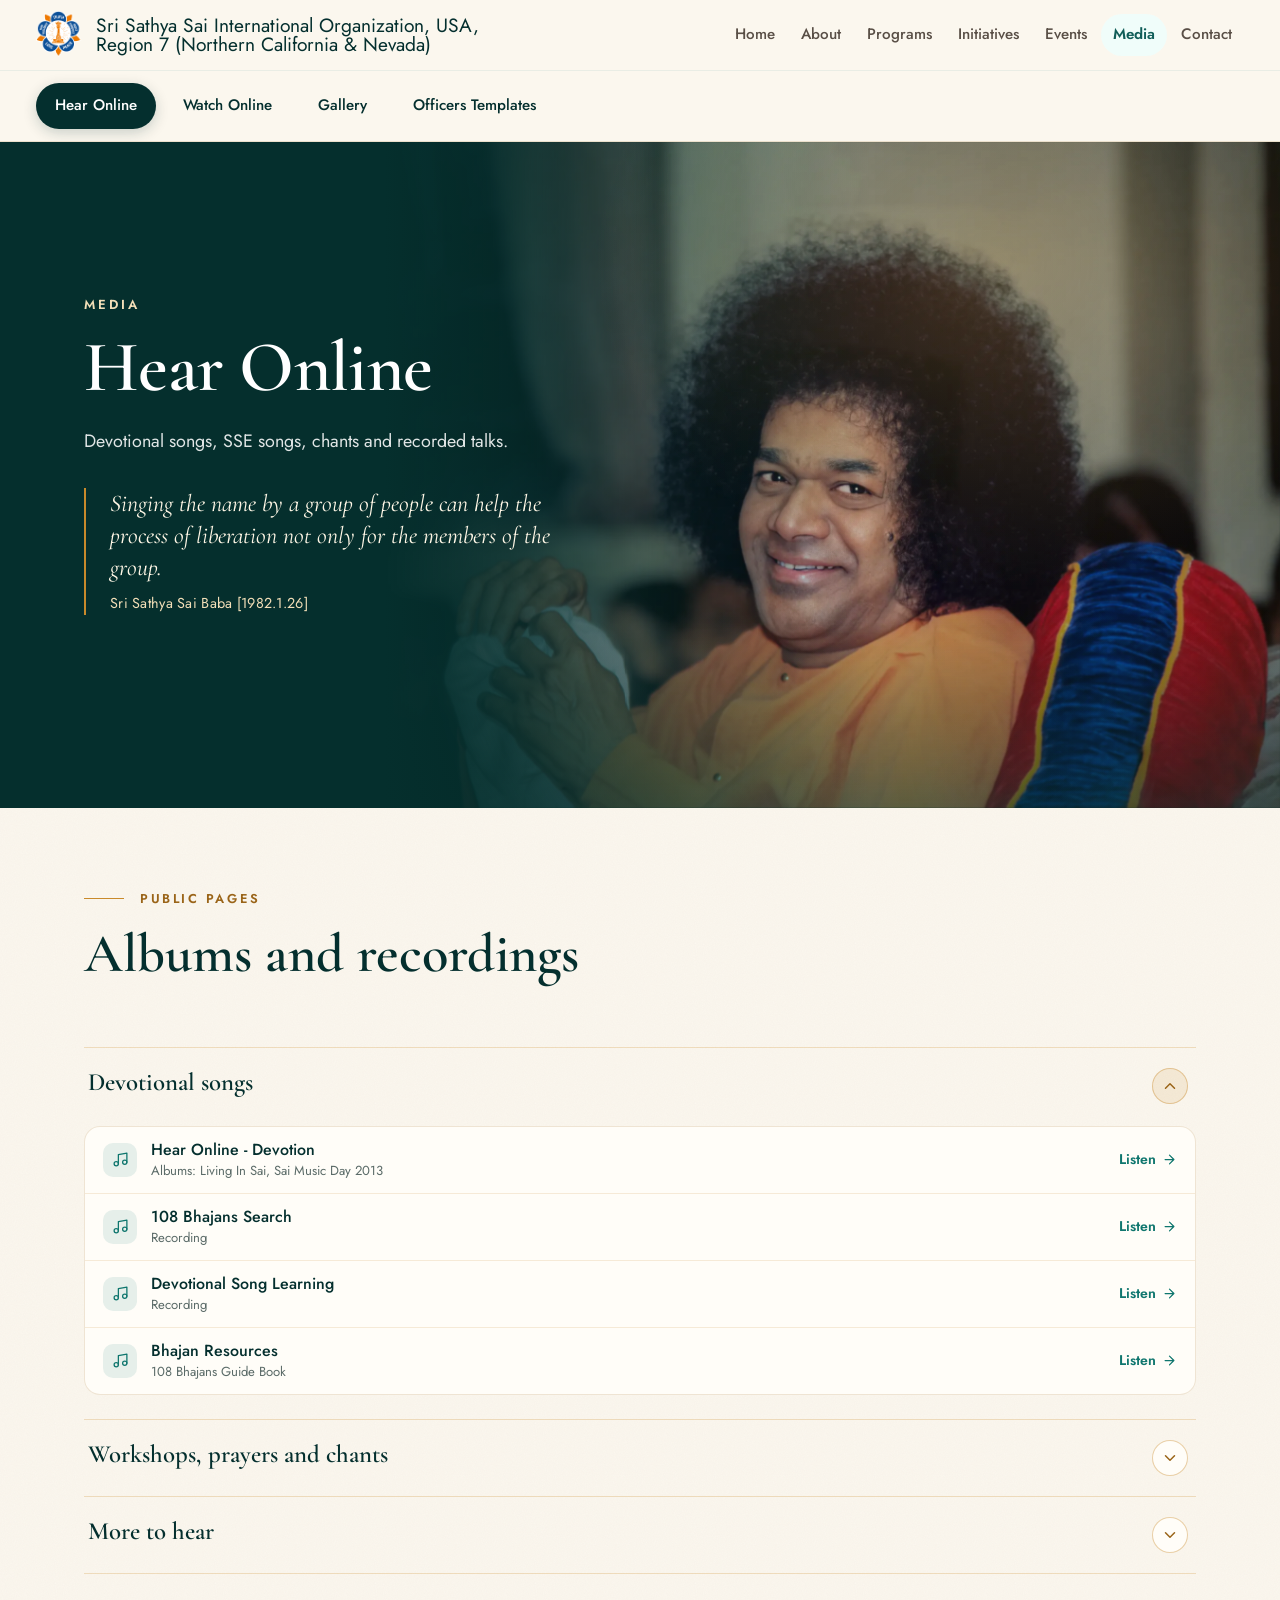
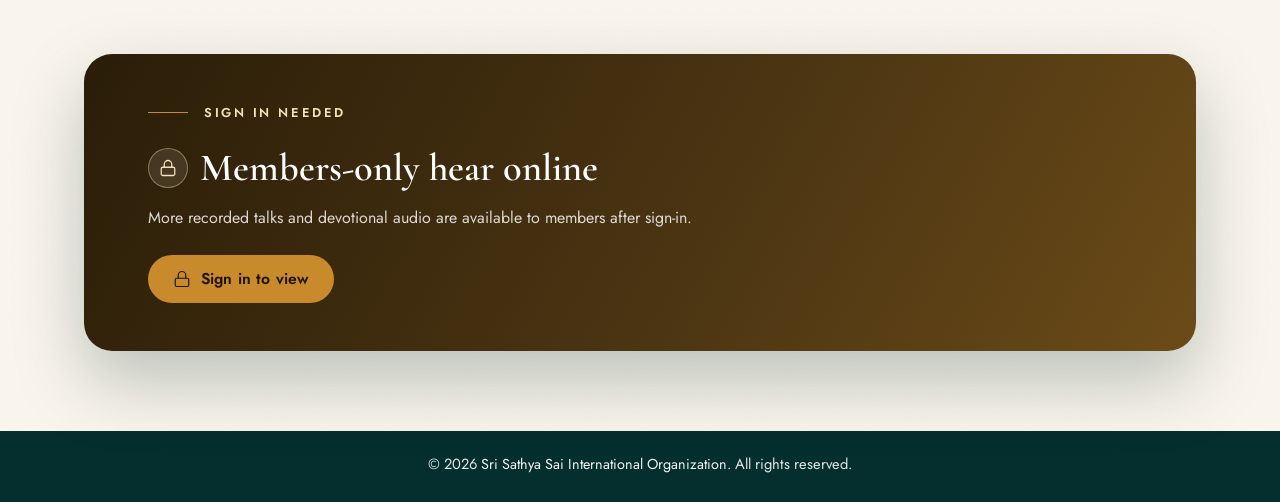
<file: media.html>
<!DOCTYPE html>

<html lang="en">
<head>
<meta charset="utf-8"/>
<meta content="width=device-width, initial-scale=1" name="viewport"/>
<title>Sathya Sai Bhajans, Talks &amp; Photos | Region 7 Media</title>
<meta name="description" content="Listen to Sathya Sai bhajans and devotional songs, watch talks and SSE videos, and see photos of Sri Sathya Sai Baba. Templates for Region 7 Sai Center officers."/>
<meta name="keywords" content="Sathya Sai bhajans, bhajans online, devotional songs, Sathya Sai Baba photos, Sai talks, SSE videos, Region 7"/>
<link rel="canonical" href="https://region7-mockup-a.vercel.app/media.html"/>
<script>if(/\.github\.io$/i.test(location.hostname)){var m=document.createElement("meta");m.name="robots";m.content="noindex, follow";document.head.appendChild(m);}</script>
<link rel="icon" href="images/new_logo2.png" type="image/png"/>
<meta property="og:type" content="website"/>
<meta property="og:site_name" content="Region 7 Sai Centers"/>
<meta property="og:locale" content="en_US"/>
<meta property="og:url" content="https://region7-mockup-a.vercel.app/media.html"/>
<meta property="og:title" content="Sathya Sai Bhajans, Talks &amp; Photos | Region 7 Media"/>
<meta property="og:description" content="Listen to Sathya Sai bhajans and devotional songs, watch talks and SSE videos, and see photos of Sri Sathya Sai Baba. Templates for Region 7 Sai Center officers."/>
<meta property="og:image" content="https://region7-mockup-a.vercel.app/images/ssio-logo.png"/>
<meta property="og:image:width" content="397"/>
<meta property="og:image:height" content="400"/>
<meta property="og:image:alt" content="Sathya Sai International Organization logo"/>
<meta name="twitter:card" content="summary"/>
<meta name="twitter:title" content="Sathya Sai Bhajans, Talks &amp; Photos | Region 7 Media"/>
<meta name="twitter:description" content="Listen to Sathya Sai bhajans and devotional songs, watch talks and SSE videos, and see photos of Sri Sathya Sai Baba. Templates for Region 7 Sai Center officers."/>
<meta name="twitter:image" content="https://region7-mockup-a.vercel.app/images/ssio-logo.png"/>
<script type="application/ld+json">{"@context":"https://schema.org","@graph":[{"@type":"Organization","@id":"https://region7-mockup-a.vercel.app/#org","name":"Region 7 Sai Centers","url":"https://region7-mockup-a.vercel.app/"},{"@type":"WebPage","@id":"https://region7-mockup-a.vercel.app/media.html#page","url":"https://region7-mockup-a.vercel.app/media.html","name":"Sathya Sai Bhajans, Talks & Photos | Region 7 Media","description":"Listen to Sathya Sai bhajans and devotional songs, watch talks and SSE videos, and see photos of Sri Sathya Sai Baba. Templates for Region 7 Sai Center officers.","isPartOf":{"@type":"WebSite","name":"Region 7 Sai Centers","url":"https://region7-mockup-a.vercel.app/"},"publisher":{"@id":"https://region7-mockup-a.vercel.app/#org"},"inLanguage":"en-US"},{"@type":"BreadcrumbList","itemListElement":[{"@type":"ListItem","position":1,"name":"Home","item":"https://region7-mockup-a.vercel.app/"},{"@type":"ListItem","position":2,"name":"Media","item":"https://region7-mockup-a.vercel.app/media.html"}]}]}</script>
<link href="https://fonts.googleapis.com" rel="preconnect"/>
<link crossorigin="" href="https://fonts.gstatic.com" rel="preconnect"/>
<link href="https://fonts.googleapis.com/css2?family=Cormorant+Garamond:ital,wght@0,500;0,600;1,500&amp;family=Jost:ital,wght@0,300;0,400;0,500;0,600;0,700;1,400&amp;display=swap" rel="stylesheet"/>
<link data-sanctuary-font="" href="https://fonts.googleapis.com/css2?family=Cormorant+Garamond:ital,wght@0,500;0,600;1,500&amp;display=swap" rel="stylesheet"/><link href="styles.css" rel="stylesheet"/>
</head>
<body class="sanctuary">
<header class="site-header">
<div class="header-inner">
<div class="brand">
<a aria-label="Region 7 Sai Centers home" class="brand-logo-link" href="index.html">
<img alt="" class="brand-logo" height="50" src="images/new_logo2.png" width="48"/>
</a>
<a class="brand-text" href="index.html">
<span class="r7-brand-line">Sri Sathya Sai International Organization, USA,</span> <span class="r7-brand-line">Region 7 (Northern California &amp; Nevada)</span>
</a>
</div>
<button aria-controls="primary-nav" aria-expanded="false" aria-label="Toggle navigation" class="nav-toggle" type="button">
<span aria-hidden="true" class="hamburger"><span></span><span></span><span></span></span>
</button>
<nav aria-label="Primary" class="primary" id="primary-nav">
<ul>
<li><a href="index.html">Home</a></li>
<li><a href="about.html">About</a></li>
<li><a href="programs.html">Programs</a></li>
<li><a href="initiatives.html">Initiatives</a></li>
<li><a href="events.html">Events</a></li>
<li><a aria-current="page" href="media.html">Media</a></li>
<li><a href="contact.html">Contact</a></li>
</ul>
</nav>
</div>
</header>
<main>
<nav aria-label="Media Library" class="tabbar" data-tabbar="">
<div aria-label="Media Library" class="tabbar-inner" role="tablist">
<a aria-controls="panel-hear" aria-selected="true" class="tab" href="#hear" id="tab-hear" role="tab" tabindex="0">Hear Online</a>
<a aria-controls="panel-watch" aria-selected="false" class="tab" href="#watch" id="tab-watch" role="tab" tabindex="-1">Watch Online</a>
<a aria-controls="panel-gallery" aria-selected="false" class="tab" href="#gallery" id="tab-gallery" role="tab" tabindex="-1">Gallery</a>
<a aria-controls="panel-templates" aria-selected="false" class="tab" href="#templates" id="tab-templates" role="tab" tabindex="-1">Officers Templates</a>
</div>
</nav>
<noscript><style>.tab-panel[hidden] { display: block; }</style></noscript>
<div aria-labelledby="tab-hear" class="tab-panel" data-hash="hear" id="panel-hear" role="tabpanel"><section class="sx-hero">
<picture class="sx-hero-pic"><source media="(max-width: 760px)" srcset="images/sanctuary/media-hear-m.webp" type="image/webp"/><source media="(max-width: 760px)" srcset="images/sanctuary/media-hear-m.jpg"/><source srcset="images/sanctuary/media-hear-2000.webp" type="image/webp"/><img alt="Sri Sathya Sai Baba" fetchpriority="high" height="1406" src="images/sanctuary/media-hear-2000.jpg" style="--pos:0% 50%" width="2000"/></picture>
<div aria-hidden="true" class="sx-hero-shade"></div>
<div class="rd-wrap sx-hero-in">
<p class="rd-eyebrow">Media</p>
<h1>Hear Online</h1>
<p class="rd-hero-lead">Devotional songs, SSE songs, chants and recorded talks.</p>
<figure class="rd-hero-q"><blockquote>Singing the name by a group of people can help the process of liberation not only for the members of the group.</blockquote><figcaption>Sri Sathya Sai Baba [1982.1.26]</figcaption></figure>
</div>
</section><section class="rd-sec rd-res sx-media-lib" id="hear-public"><div class="rd-wrap"><header class="rd-head" data-reveal=""><p class="rd-kicker"><span>Public pages</span></p><h2>Albums and recordings</h2></header><div class="a-groups"><div class="a-group a-open" data-reveal=""><h3 class="a-h"><button aria-controls="ag-hear-group-devotional-songs" aria-expanded="true" class="a-head" type="button"><span class="a-label"><span class="a-title">Devotional songs</span></span><span aria-hidden="true" class="a-chev"><svg aria-hidden="true" class="ico" focusable="false" viewbox="0 0 24 24"><path d="M6 9l6 6 6-6"></path></svg></span></button></h3><div class="a-panel" id="ag-hear-group-devotional-songs"><div class="a-panel-in"><ul class="a-list"><li class="a-row a-k-audio"><span class="a-ico"><svg aria-hidden="true" class="ico" focusable="false" viewbox="0 0 24 24"><path d="M9 18V5l12-2v13"></path><circle cx="6" cy="18" r="3"></circle><circle cx="18" cy="16" r="3"></circle></svg></span><span class="a-main"><button class="a-t" data-dialog="dlg-p-hearonlinedev" type="button"><span class="a-tt">Hear Online - Devotion</span><span class="a-note">Albums: Living In Sai, Sai Music Day 2013</span></button></span><span class="a-acts"><span aria-hidden="true" class="a-act"><span>Listen</span><svg aria-hidden="true" class="ico" focusable="false" viewbox="0 0 24 24"><path d="M5 12h14M12 5l7 7-7 7"></path></svg></span></span></li><li class="a-row a-k-audio"><span class="a-ico"><svg aria-hidden="true" class="ico" focusable="false" viewbox="0 0 24 24"><path d="M9 18V5l12-2v13"></path><circle cx="6" cy="18" r="3"></circle><circle cx="18" cy="16" r="3"></circle></svg></span><span class="a-main"><button class="a-t" data-dialog="dlg-p-108bhajansearch" type="button"><span class="a-tt">108 Bhajans Search</span><span class="a-note">Recording</span></button></span><span class="a-acts"><span aria-hidden="true" class="a-act"><span>Listen</span><svg aria-hidden="true" class="ico" focusable="false" viewbox="0 0 24 24"><path d="M5 12h14M12 5l7 7-7 7"></path></svg></span></span></li><li class="a-row a-k-audio"><span class="a-ico"><svg aria-hidden="true" class="ico" focusable="false" viewbox="0 0 24 24"><path d="M9 18V5l12-2v13"></path><circle cx="6" cy="18" r="3"></circle><circle cx="18" cy="16" r="3"></circle></svg></span><span class="a-main"><button class="a-t" data-dialog="dlg-p-dev-songlearn" type="button"><span class="a-tt">Devotional Song Learning</span><span class="a-note">Recording</span></button></span><span class="a-acts"><span aria-hidden="true" class="a-act"><span>Listen</span><svg aria-hidden="true" class="ico" focusable="false" viewbox="0 0 24 24"><path d="M5 12h14M12 5l7 7-7 7"></path></svg></span></span></li><li class="a-row a-k-audio"><span class="a-ico"><svg aria-hidden="true" class="ico" focusable="false" viewbox="0 0 24 24"><path d="M9 18V5l12-2v13"></path><circle cx="6" cy="18" r="3"></circle><circle cx="18" cy="16" r="3"></circle></svg></span><span class="a-main"><button class="a-t" data-dialog="dlg-p-dw-bhajans" type="button"><span class="a-tt">Bhajan Resources</span><span class="a-note">108 Bhajans Guide Book</span></button></span><span class="a-acts"><span aria-hidden="true" class="a-act"><span>Listen</span><svg aria-hidden="true" class="ico" focusable="false" viewbox="0 0 24 24"><path d="M5 12h14M12 5l7 7-7 7"></path></svg></span></span></li></ul></div></div></div><div class="a-group" data-reveal=""><h3 class="a-h"><button aria-controls="ag-hear-group-workshops-prayers-and-chants" aria-expanded="false" class="a-head" type="button"><span class="a-label"><span class="a-title">Workshops, prayers and chants</span></span><span aria-hidden="true" class="a-chev"><svg aria-hidden="true" class="ico" focusable="false" viewbox="0 0 24 24"><path d="M6 9l6 6 6-6"></path></svg></span></button></h3><div class="a-panel" id="ag-hear-group-workshops-prayers-and-chants"><div class="a-panel-in"><ul class="a-list"><li class="a-row a-k-audio"><span class="a-ico"><svg aria-hidden="true" class="ico" focusable="false" viewbox="0 0 24 24"><path d="M9 18V5l12-2v13"></path><circle cx="6" cy="18" r="3"></circle><circle cx="18" cy="16" r="3"></circle></svg></span><span class="a-main"><button class="a-t" data-dialog="dlg-p-dev-workshops" type="button"><span class="a-tt">Devotional Workshops</span><span class="a-note">Recording</span></button></span><span class="a-acts"><span aria-hidden="true" class="a-act"><span>Listen</span><svg aria-hidden="true" class="ico" focusable="false" viewbox="0 0 24 24"><path d="M5 12h14M12 5l7 7-7 7"></path></svg></span></span></li><li class="a-row a-k-audio"><span class="a-ico"><svg aria-hidden="true" class="ico" focusable="false" viewbox="0 0 24 24"><path d="M9 18V5l12-2v13"></path><circle cx="6" cy="18" r="3"></circle><circle cx="18" cy="16" r="3"></circle></svg></span><span class="a-main"><button class="a-t" data-dialog="dlg-p-dw-devpracticeworkshop" type="button"><span class="a-tt">Devotional Practice Workshop</span><span class="a-note">Regional Sai Music Day - February 2013 Slides</span></button></span><span class="a-acts"><span aria-hidden="true" class="a-act"><span>Listen</span><svg aria-hidden="true" class="ico" focusable="false" viewbox="0 0 24 24"><path d="M5 12h14M12 5l7 7-7 7"></path></svg></span></span></li><li class="a-row a-k-audio"><span class="a-ico"><svg aria-hidden="true" class="ico" focusable="false" viewbox="0 0 24 24"><path d="M9 18V5l12-2v13"></path><circle cx="6" cy="18" r="3"></circle><circle cx="18" cy="16" r="3"></circle></svg></span><span class="a-main"><button class="a-t" data-dialog="dlg-p-dev-pc" type="button"><span class="a-tt">Prayers &amp; Chants</span><span class="a-note">Recording</span></button></span><span class="a-acts"><span aria-hidden="true" class="a-act"><span>Listen</span><svg aria-hidden="true" class="ico" focusable="false" viewbox="0 0 24 24"><path d="M5 12h14M12 5l7 7-7 7"></path></svg></span></span></li><li class="a-row a-k-audio"><span class="a-ico"><svg aria-hidden="true" class="ico" focusable="false" viewbox="0 0 24 24"><path d="M9 18V5l12-2v13"></path><circle cx="6" cy="18" r="3"></circle><circle cx="18" cy="16" r="3"></circle></svg></span><span class="a-main"><button class="a-t" data-dialog="dlg-p-dw-devotionmeditation" type="button"><span class="a-tt">Omkaram and Jyothi Meditation</span><span class="a-note">"There are two roads to fulfillment: prayer and meditation.</span></button></span><span class="a-acts"><span aria-hidden="true" class="a-act"><span>Listen</span><svg aria-hidden="true" class="ico" focusable="false" viewbox="0 0 24 24"><path d="M5 12h14M12 5l7 7-7 7"></path></svg></span></span></li></ul></div></div></div><div class="a-group" data-reveal=""><h3 class="a-h"><button aria-controls="ag-hear-group-more-to-hear" aria-expanded="false" class="a-head" type="button"><span class="a-label"><span class="a-title">More to hear</span></span><span aria-hidden="true" class="a-chev"><svg aria-hidden="true" class="ico" focusable="false" viewbox="0 0 24 24"><path d="M6 9l6 6 6-6"></path></svg></span></button></h3><div class="a-panel" id="ag-hear-group-more-to-hear"><div class="a-panel-in"><ul class="a-list"><li class="a-row a-k-audio"><span class="a-ico"><svg aria-hidden="true" class="ico" focusable="false" viewbox="0 0 24 24"><path d="M9 18V5l12-2v13"></path><circle cx="6" cy="18" r="3"></circle><circle cx="18" cy="16" r="3"></circle></svg></span><span class="a-main"><button class="a-t" data-dialog="dlg-p-hearonlinesse" type="button"><span class="a-tt">Hear Online - SSE Songs</span><span class="a-note">Albums: SSE Workshop, SSE Workshop - Christmas Carols</span></button></span><span class="a-acts"><span aria-hidden="true" class="a-act"><span>Listen</span><svg aria-hidden="true" class="ico" focusable="false" viewbox="0 0 24 24"><path d="M5 12h14M12 5l7 7-7 7"></path></svg></span></span></li><li class="a-row a-k-audio"><span class="a-ico"><svg aria-hidden="true" class="ico" focusable="false" viewbox="0 0 24 24"><path d="M9 18V5l12-2v13"></path><circle cx="6" cy="18" r="3"></circle><circle cx="18" cy="16" r="3"></circle></svg></span><span class="a-main"><button class="a-t" data-dialog="dlg-p-hearonlinegstalks" type="button"><span class="a-tt">Hear Online - Guest Speaker Talks</span><span class="a-note">Albums: 2015 Retreat, 2014, 2013 and more</span></button></span><span class="a-acts"><span aria-hidden="true" class="a-act"><span>Listen</span><svg aria-hidden="true" class="ico" focusable="false" viewbox="0 0 24 24"><path d="M5 12h14M12 5l7 7-7 7"></path></svg></span></span></li></ul></div></div></div></div></div></section><section class="rd-sec rd-media sx-members"><div class="rd-wrap"><div class="rd-media-card rd-media-noimg" data-reveal="">
<div class="rd-media-text">
<p class="rd-kicker"><span>Sign in needed</span></p>
<div class="rd-ihead"><span class="rd-media-ico"><svg aria-hidden="true" class="ico" focusable="false" viewbox="0 0 24 24"><rect height="11" rx="2" width="18" x="3" y="11"></rect><path d="M7 11V7a5 5 0 0 1 10 0v4"></path></svg></span><h2>Members-only hear online</h2></div>
<p>More recorded talks and devotional audio are available to members after sign-in.</p>
<div class="rd-actions"><a class="rd-btn rd-btn-primary" href="https://www.region7saicenters.org/region7new/password_protected/hearonlinegstalks.html" rel="noopener" target="_blank"><svg aria-hidden="true" class="ico" focusable="false" viewbox="0 0 24 24"><rect height="11" rx="2" width="18" x="3" y="11"></rect><path d="M7 11V7a5 5 0 0 1 10 0v4"></path></svg><span>Sign in to view</span></a></div>
</div>
</div></div></section></div>
<div aria-labelledby="tab-watch" class="tab-panel" data-hash="watch" hidden="" id="panel-watch" role="tabpanel"><section class="sx-hero">
<picture class="sx-hero-pic"><source media="(max-width: 760px)" srcset="images/sanctuary/media-watch-m.webp" type="image/webp"/><source media="(max-width: 760px)" srcset="images/sanctuary/media-watch-m.jpg"/><source srcset="images/sanctuary/media-watch-2000.webp" type="image/webp"/><img alt="Sri Sathya Sai Baba" height="1417" loading="lazy" src="images/sanctuary/media-watch-2000.jpg" style="--pos:67% 50%" width="2000"/></picture>
<div aria-hidden="true" class="sx-hero-shade"></div>
<div class="rd-wrap sx-hero-in">
<p class="rd-eyebrow">Media</p>
<h1>Watch Online</h1>
<p class="rd-hero-lead">Talks, devotion, SSE, service and event videos.</p>
<figure class="rd-hero-q"><blockquote>Teachers must live their message and students must imbibe it and become it.</blockquote><figcaption>Sathya Sai Speaks 9:36</figcaption></figure>
</div>
</section><section class="rd-sec rd-res sx-media-lib" id="watch-public"><div class="rd-wrap"><header class="rd-head" data-reveal=""><p class="rd-kicker"><span>Public pages</span></p><h2>Videos and talks</h2></header><div class="a-groups"><div class="a-group a-open" data-reveal=""><h3 class="a-h"><button aria-controls="ag-watch-group-talks-and-discourses" aria-expanded="true" class="a-head" type="button"><span class="a-label"><span class="a-title">Talks and discourses</span></span><span aria-hidden="true" class="a-chev"><svg aria-hidden="true" class="ico" focusable="false" viewbox="0 0 24 24"><path d="M6 9l6 6 6-6"></path></svg></span></button></h3><div class="a-panel" id="ag-watch-group-talks-and-discourses"><div class="a-panel-in"><ul class="a-list"><li class="a-row a-k-video"><span class="a-ico"><svg aria-hidden="true" class="ico" focusable="false" viewbox="0 0 24 24"><rect height="14" rx="2" width="15" x="2" y="5"></rect><path d="M23 7l-6 5 6 5z"></path></svg></span><span class="a-main"><button class="a-t" data-dialog="dlg-p-watchonlinegstalks" type="button"><span class="a-tt">Watch Online - Guest Speakers</span><span class="a-note">32nd Regional Retreat, Walker Creek Ranch August 31 to September 2, 2013 - Part 3</span></button></span><span class="a-acts"><span aria-hidden="true" class="a-act"><span>Watch</span><svg aria-hidden="true" class="ico" focusable="false" viewbox="0 0 24 24"><path d="M5 12h14M12 5l7 7-7 7"></path></svg></span></span></li><li class="a-row a-k-video"><span class="a-ico"><svg aria-hidden="true" class="ico" focusable="false" viewbox="0 0 24 24"><rect height="14" rx="2" width="15" x="2" y="5"></rect><path d="M23 7l-6 5 6 5z"></path></svg></span><span class="a-main"><button class="a-t" data-dialog="dlg-p-watchonlineswvideos" type="button"><span class="a-tt">Watch Online - Swami</span><span class="a-note">Excerpts from Swami's Divine Discourse on the purpose of the Sai Organization.</span></button></span><span class="a-acts"><span aria-hidden="true" class="a-act"><span>Watch</span><svg aria-hidden="true" class="ico" focusable="false" viewbox="0 0 24 24"><path d="M5 12h14M12 5l7 7-7 7"></path></svg></span></span></li></ul></div></div></div><div class="a-group" data-reveal=""><h3 class="a-h"><button aria-controls="ag-watch-group-devotion-videos" aria-expanded="false" class="a-head" type="button"><span class="a-label"><span class="a-title">Devotion videos</span></span><span aria-hidden="true" class="a-chev"><svg aria-hidden="true" class="ico" focusable="false" viewbox="0 0 24 24"><path d="M6 9l6 6 6-6"></path></svg></span></button></h3><div class="a-panel" id="ag-watch-group-devotion-videos"><div class="a-panel-in"><ul class="a-list"><li class="a-row a-k-video"><span class="a-ico"><svg aria-hidden="true" class="ico" focusable="false" viewbox="0 0 24 24"><rect height="14" rx="2" width="15" x="2" y="5"></rect><path d="M23 7l-6 5 6 5z"></path></svg></span><span class="a-main"><button class="a-t" data-dialog="dlg-p-watchonlinedevvideos" type="button"><span class="a-tt">Watch Online - Devotion</span><span class="a-note">A Devotion workshop by the Sri Sathya Sai Alumni - S.</span></button></span><span class="a-acts"><span aria-hidden="true" class="a-act"><span>Watch</span><svg aria-hidden="true" class="ico" focusable="false" viewbox="0 0 24 24"><path d="M5 12h14M12 5l7 7-7 7"></path></svg></span></span></li><li class="a-row a-k-video"><span class="a-ico"><svg aria-hidden="true" class="ico" focusable="false" viewbox="0 0 24 24"><rect height="14" rx="2" width="15" x="2" y="5"></rect><path d="M23 7l-6 5 6 5z"></path></svg></span><span class="a-main"><button class="a-t" data-dialog="dlg-p-lightmedvid" type="button"><span class="a-tt">Jyothi (Light) Meditation</span><span class="a-note">Video</span></button></span><span class="a-acts"><span aria-hidden="true" class="a-act"><span>Watch</span><svg aria-hidden="true" class="ico" focusable="false" viewbox="0 0 24 24"><path d="M5 12h14M12 5l7 7-7 7"></path></svg></span></span></li></ul></div></div></div><div class="a-group" data-reveal=""><h3 class="a-h"><button aria-controls="ag-watch-group-sse-videos" aria-expanded="false" class="a-head" type="button"><span class="a-label"><span class="a-title">SSE videos</span></span><span aria-hidden="true" class="a-chev"><svg aria-hidden="true" class="ico" focusable="false" viewbox="0 0 24 24"><path d="M6 9l6 6 6-6"></path></svg></span></button></h3><div class="a-panel" id="ag-watch-group-sse-videos"><div class="a-panel-in"><ul class="a-list"><li class="a-row a-k-video"><span class="a-ico"><svg aria-hidden="true" class="ico" focusable="false" viewbox="0 0 24 24"><rect height="14" rx="2" width="15" x="2" y="5"></rect><path d="M23 7l-6 5 6 5z"></path></svg></span><span class="a-main"><button class="a-t" data-dialog="dlg-p-watchonlinessevideos" type="button"><span class="a-tt">SSE Videos - Watch Online</span><span class="a-note">An offering by the SSE children of Region 7, Sathya Sai International Organization - USA, during Sathya Sai Baba's…</span></button></span><span class="a-acts"><span aria-hidden="true" class="a-act"><span>Watch</span><svg aria-hidden="true" class="ico" focusable="false" viewbox="0 0 24 24"><path d="M5 12h14M12 5l7 7-7 7"></path></svg></span></span></li><li class="a-row a-k-video"><span class="a-ico"><svg aria-hidden="true" class="ico" focusable="false" viewbox="0 0 24 24"><rect height="14" rx="2" width="15" x="2" y="5"></rect><path d="M23 7l-6 5 6 5z"></path></svg></span><span class="a-main"><a class="a-t" href="https://vimeo.com/channels/ssestorytime" rel="noopener" target="_blank"><span class="a-tt">SSE Story Time - Vimeo</span><span class="a-note">Video</span><span class="sr-only"> (opens in a new tab)</span></a></span><span class="a-acts"><span aria-hidden="true" class="a-act"><span>Watch</span><svg aria-hidden="true" class="ico" focusable="false" viewbox="0 0 24 24"><path d="M5 12h14M12 5l7 7-7 7"></path></svg></span></span></li></ul></div></div></div><div class="a-group" data-reveal=""><h3 class="a-h"><button aria-controls="ag-watch-group-more-to-watch" aria-expanded="false" class="a-head" type="button"><span class="a-label"><span class="a-title">More to watch</span></span><span aria-hidden="true" class="a-chev"><svg aria-hidden="true" class="ico" focusable="false" viewbox="0 0 24 24"><path d="M6 9l6 6 6-6"></path></svg></span></button></h3><div class="a-panel" id="ag-watch-group-more-to-watch"><div class="a-panel-in"><ul class="a-list"><li class="a-row a-k-video"><span class="a-ico"><svg aria-hidden="true" class="ico" focusable="false" viewbox="0 0 24 24"><rect height="14" rx="2" width="15" x="2" y="5"></rect><path d="M23 7l-6 5 6 5z"></path></svg></span><span class="a-main"><button class="a-t" data-dialog="dlg-p-watchonlineservvideos" type="button"><span class="a-tt">Watch Online - Service</span><span class="a-note">Service videos · An Overview of the Sathya Sai International Organization</span></button></span><span class="a-acts"><span aria-hidden="true" class="a-act"><span>Watch</span><svg aria-hidden="true" class="ico" focusable="false" viewbox="0 0 24 24"><path d="M5 12h14M12 5l7 7-7 7"></path></svg></span></span></li><li class="a-row a-k-video"><span class="a-ico"><svg aria-hidden="true" class="ico" focusable="false" viewbox="0 0 24 24"><rect height="14" rx="2" width="15" x="2" y="5"></rect><path d="M23 7l-6 5 6 5z"></path></svg></span><span class="a-main"><button class="a-t" data-dialog="dlg-p-saiparentingseries" type="button"><span class="a-tt">Educational &amp; Sai Parenting Series - 2020</span><span class="a-note">Event videos · Educational &amp; Sai Parenting Series #3 - Presentation by Suzanne Slyman (June 13th).</span></button></span><span class="a-acts"><span aria-hidden="true" class="a-act"><span>Watch</span><svg aria-hidden="true" class="ico" focusable="false" viewbox="0 0 24 24"><path d="M5 12h14M12 5l7 7-7 7"></path></svg></span></span></li></ul></div></div></div></div></div></section><section class="rd-sec rd-media sx-members"><div class="rd-wrap"><div class="rd-media-card rd-media-noimg" data-reveal="">
<div class="rd-media-text">
<p class="rd-kicker"><span>Sign in needed</span></p>
<div class="rd-ihead"><span class="rd-media-ico"><svg aria-hidden="true" class="ico" focusable="false" viewbox="0 0 24 24"><rect height="11" rx="2" width="18" x="3" y="11"></rect><path d="M7 11V7a5 5 0 0 1 10 0v4"></path></svg></span><h2>Members-only watch online</h2></div>
<p>More video talks and recordings are available to members after sign-in.</p>
<div class="rd-actions"><a class="rd-btn rd-btn-primary" href="https://www.region7saicenters.org/region7new/password_protected/watchonlinegstalks.html" rel="noopener" target="_blank"><svg aria-hidden="true" class="ico" focusable="false" viewbox="0 0 24 24"><rect height="11" rx="2" width="18" x="3" y="11"></rect><path d="M7 11V7a5 5 0 0 1 10 0v4"></path></svg><span>Sign in to view</span></a></div>
</div>
</div></div></section></div>
<div aria-labelledby="tab-gallery" class="tab-panel" data-hash="gallery" hidden="" id="panel-gallery" role="tabpanel"><section class="sx-hero">
<picture class="sx-hero-pic"><source media="(max-width: 760px)" srcset="images/sanctuary/media-gallery-m.webp" type="image/webp"/><source media="(max-width: 760px)" srcset="images/sanctuary/media-gallery-m.jpg"/><source srcset="images/sanctuary/media-gallery-2000.webp" type="image/webp"/><img alt="Sri Sathya Sai Baba" height="1619" loading="lazy" src="images/sanctuary/media-gallery-2000.jpg" style="--pos:50% 100%" width="2000"/></picture>
<div aria-hidden="true" class="sx-hero-shade"></div>
<div class="rd-wrap sx-hero-in">
<p class="rd-eyebrow">Media</p>
<h1>Gallery</h1>
<p class="rd-hero-lead">Photos of Swami.</p>
<figure class="rd-hero-q"><blockquote>Be convinced that there is a God guiding and guarding us. Remember Him with gratitude.</blockquote><figcaption>Sathya Sai Speaks 6:1</figcaption></figure>
</div>
</section><section class="rd-sec rd-res" id="gallery-public"><div class="rd-wrap"><header class="rd-head" data-reveal=""><p class="rd-kicker"><span>Public pages</span></p><h2>Photo pages</h2></header><div class="a-groups"><div class="a-group a-open" data-reveal=""><h3 class="a-h"><button aria-controls="ag-gallery-group-photos-of-swami" aria-expanded="true" class="a-head" type="button"><span class="a-label"><span class="a-title">Photos of Swami</span></span><span aria-hidden="true" class="a-chev"><svg aria-hidden="true" class="ico" focusable="false" viewbox="0 0 24 24"><path d="M6 9l6 6 6-6"></path></svg></span></button></h3><div class="a-panel" id="ag-gallery-group-photos-of-swami"><div class="a-panel-in"><ul class="a-list"><li class="a-row a-k-image"><span class="a-ico"><svg aria-hidden="true" class="ico" focusable="false" viewbox="0 0 24 24"><rect height="18" rx="2" width="18" x="3" y="3"></rect><circle cx="8.5" cy="8.5" r="1.5"></circle><path d="M21 15l-5-5L5 21"></path></svg></span><span class="a-main"><button class="a-t" data-dialog="dlg-p-dw-swamiphotos" type="button"><span class="a-tt">Swami Photos</span><span class="a-note">1 photo</span></button></span><span class="a-acts"><span aria-hidden="true" class="a-act"><span>View</span><svg aria-hidden="true" class="ico" focusable="false" viewbox="0 0 24 24"><path d="M5 12h14M12 5l7 7-7 7"></path></svg></span></span></li></ul></div></div></div></div></div></section><section class="rd-sec rd-media sx-members"><div class="rd-wrap"><div class="rd-media-card rd-media-noimg" data-reveal="">
<div class="rd-media-text">
<p class="rd-kicker"><span>Sign in needed</span></p>
<div class="rd-ihead"><span class="rd-media-ico"><svg aria-hidden="true" class="ico" focusable="false" viewbox="0 0 24 24"><rect height="11" rx="2" width="18" x="3" y="11"></rect><path d="M7 11V7a5 5 0 0 1 10 0v4"></path></svg></span><h2>Members-only gallery</h2></div>
<p>Photos from regional events are available to members after sign-in.</p>
<div class="rd-actions"><a class="rd-btn rd-btn-primary" href="https://www.region7saicenters.org/region7new/password_protected/gallery.html" rel="noopener" target="_blank"><svg aria-hidden="true" class="ico" focusable="false" viewbox="0 0 24 24"><rect height="11" rx="2" width="18" x="3" y="11"></rect><path d="M7 11V7a5 5 0 0 1 10 0v4"></path></svg><span>Sign in to view</span></a></div>
</div>
</div></div></section></div>
<div aria-labelledby="tab-templates" class="tab-panel" data-hash="templates" hidden="" id="panel-templates" role="tabpanel"><section class="sx-hero">
<picture class="sx-hero-pic"><source media="(max-width: 760px)" srcset="images/sanctuary/media-templates-m.webp" type="image/webp"/><source media="(max-width: 760px)" srcset="images/sanctuary/media-templates-m.jpg"/><source srcset="images/sanctuary/media-templates-2000.webp" type="image/webp"/><img alt="Sri Sathya Sai Baba" height="1616" loading="lazy" src="images/sanctuary/media-templates-2000.jpg" style="--pos:50% 100%" width="2000"/></picture>
<div aria-hidden="true" class="sx-hero-shade"></div>
<div class="rd-wrap sx-hero-in">
<p class="rd-eyebrow">Media</p>
<h1 class="sx-long">Officers Templates</h1>
<p class="rd-hero-lead">Templates for center and regional officers. Members can view them after sign-in.</p>
<figure class="rd-hero-q"><blockquote>It is not greatness that matters but goodness.</blockquote><figcaption>Divine Discourse, 22 November 1997; Sathya Sai Speaks Vol. 30, Ch. 31</figcaption></figure>
</div>
</section><section class="rd-sec rd-media sx-members"><div class="rd-wrap"><div class="rd-media-card rd-media-noimg" data-reveal="">
<div class="rd-media-text">
<p class="rd-kicker"><span>Sign in needed</span></p>
<div class="rd-ihead"><span class="rd-media-ico"><svg aria-hidden="true" class="ico" focusable="false" viewbox="0 0 24 24"><rect height="11" rx="2" width="18" x="3" y="11"></rect><path d="M7 11V7a5 5 0 0 1 10 0v4"></path></svg></span><h2>Officers Templates</h2></div>

<div class="rd-actions"><a class="rd-btn rd-btn-primary" href="https://www.region7saicenters.org/region7new/templates/index.html" rel="noopener" target="_blank"><svg aria-hidden="true" class="ico" focusable="false" viewbox="0 0 24 24"><rect height="11" rx="2" width="18" x="3" y="11"></rect><path d="M7 11V7a5 5 0 0 1 10 0v4"></path></svg><span>Sign in to view</span></a></div>
</div>
</div></div></section></div>
</main>
<footer>
<div class="footer-credit">
<p>© 2026 <a href="https://www.sathyasai.org/" rel="noopener" target="_blank">Sri Sathya Sai International Organization</a>. All rights reserved.</p>
</div>
</footer>
<dialog aria-labelledby="dlg-p-hearonlinedev-t" class="rd-dialog rd-dialog-solo" data-tab="hear" id="dlg-p-hearonlinedev">
<div class="rd-dialog-head"><div><p class="rd-dialog-kicker">Media</p><h2 id="dlg-p-hearonlinedev-t">Hear Online - Devotion</h2></div>
<button aria-label="Close" class="rd-dialog-x" data-close="" type="button"><svg aria-hidden="true" viewbox="0 0 24 24"><path d="M18 6L6 18M6 6l12 12"></path></svg></button></div>
<div class="rd-dialog-body"><details class="disclosure subpage rd-solo" id="p-hearonlinedev" open=""><summary><span class="d-title">Hear Online - Devotion</span><span class="doc-type">Page</span><svg aria-hidden="true" class="d-chevron" viewbox="0 0 24 24"><path d="M6 9l6 6 6-6"></path></svg></summary><div class="d-body live-prose"><h3 class="sub-head">Devotion</h3> <nav aria-label="Related sections" class="panel-chips"><a class="chip" href="#p-108bhajansearch">108 Bhajans</a><a class="chip" href="#p-hearonlinegstalks">Guest Speakers</a><a class="chip" href="#p-hearonlinesse">SSE</a></nav><div class="audio-groups"><details class="audio-group" open=""><summary><span class="ag-title">Living In Sai</span><span class="ag-count">21 tracks</span><svg aria-hidden="true" class="ag-chev" viewbox="0 0 24 24"><path d="M6 9l6 6 6-6"></path></svg></summary><div class="audio-list audio-grid"><div class="audio-row"><div class="audio-label"><span class="audio-line">Ganesha Son of Shiva</span><span class="audio-line audio-album">Living In Sai</span></div><audio controls="" preload="none" src="https://www.region7saicenters.org/region7new/saidocuments/audiofiles/Living_In_Sai_CD_1_02_Ganesha_Son_of_Shiva.mp3"></audio></div><div class="audio-row"><div class="audio-label"><span class="audio-line">Amazing Grace</span><span class="audio-line audio-album">Living In Sai</span></div><audio controls="" preload="none" src="https://www.region7saicenters.org/region7new/saidocuments/audiofiles/Living_In_Sai_CD_1_03_Amazing_Grace.mp3"></audio></div><div class="audio-row"><div class="audio-label"><span class="audio-line">Lord of Compassion</span><span class="audio-line audio-album">Living In Sai</span></div><audio controls="" preload="none" src="https://www.region7saicenters.org/region7new/saidocuments/audiofiles/Living_In_Sai_CD_1_04_Lord_of_Compassion.mp3"></audio></div><div class="audio-row"><div class="audio-label"><span class="audio-line">Sai Baba</span><span class="audio-line audio-album">Living In Sai</span></div><audio controls="" preload="none" src="https://www.region7saicenters.org/region7new/saidocuments/audiofiles/Living_In_Sai_CD_1_05_Sai_Baba.mp3"></audio></div><div class="audio-row"><div class="audio-label"><span class="audio-line">Loving Lord</span><span class="audio-line audio-album">Living In Sai</span></div><audio controls="" preload="none" src="https://www.region7saicenters.org/region7new/saidocuments/audiofiles/Living_In_Sai_CD_1_06_O_Loving_Lord.mp3"></audio></div><div class="audio-row"><div class="audio-label"><span class="audio-line">Traditional</span><span class="audio-line audio-album">Living In Sai</span></div><audio controls="" preload="none" src="https://www.region7saicenters.org/region7new/saidocuments/audiofiles/Living_In_Sai_CD_1_07_STFOL_Traditional.mp3"></audio></div><div class="audio-row"><div class="audio-label"><span class="audio-line">Love Peace</span><span class="audio-line audio-album">Living In Sai</span></div><audio controls="" preload="none" src="https://www.region7saicenters.org/region7new/saidocuments/audiofiles/Living_In_Sai_CD_1_08_Love_Peace.mp3"></audio></div><div class="audio-row"><div class="audio-label"><span class="audio-line">Remind Me</span><span class="audio-line audio-album">Living In Sai</span></div><audio controls="" preload="none" src="https://www.region7saicenters.org/region7new/saidocuments/audiofiles/Living_In_Sai_CD_1_09_Remind_Me.mp3"></audio></div><div class="audio-row"><div class="audio-label"><span class="audio-line">Let My Heart</span><span class="audio-line audio-album">Living In Sai</span></div><audio controls="" preload="none" src="https://www.region7saicenters.org/region7new/saidocuments/audiofiles/Living_In_Sai_CD_2_11_Let_My_Heart.mp3"></audio></div><div class="audio-row"><div class="audio-label"><span class="audio-line">Keep Feeling Your Love</span><span class="audio-line audio-album">Living In Sai</span></div><audio controls="" preload="none" src="https://www.region7saicenters.org/region7new/saidocuments/audiofiles/Living_In_Sai_CD_2_14_I_Keep_Feeling_Your_Love.mp3"></audio></div><div class="audio-row"><div class="audio-label"><span class="audio-line">Lord Unites</span><span class="audio-line audio-album">Living In Sai</span></div><audio controls="" preload="none" src="https://www.region7saicenters.org/region7new/saidocuments/audiofiles/Living_In_Sai_CD_2_15_Lord_Unites.mp3"></audio></div><div class="audio-row"><div class="audio-label"><span class="audio-line">Reprisal</span><span class="audio-line audio-album">Living In Sai</span></div><audio controls="" preload="none" src="https://www.region7saicenters.org/region7new/saidocuments/audiofiles/Living_In_Sai_CD_2_16_STFOL_Reprisal.mp3"></audio></div><div class="audio-row"><div class="audio-label"><span class="audio-line">Hear My Call</span><span class="audio-line audio-album">Living In Sai</span></div><audio controls="" preload="none" src="https://www.region7saicenters.org/region7new/saidocuments/audiofiles/Living_In_Sai_CD_2_17_Hear_My_Call.mp3"></audio></div><div class="audio-row"><div class="audio-label"><span class="audio-line">We Wanna Thank You</span><span class="audio-line audio-album">Living In Sai</span></div><audio controls="" preload="none" src="https://www.region7saicenters.org/region7new/saidocuments/audiofiles/Living_In_Sai_CD_2_18_We_Wanna_Thank_You.mp3"></audio></div><div class="audio-row"><div class="audio-label"><span class="audio-line">May The Love</span><span class="audio-line audio-album">Living In Sai</span></div><audio controls="" preload="none" src="https://www.region7saicenters.org/region7new/saidocuments/audiofiles/Living_In_Sai_CD_2_19_May_the_Love.mp3"></audio></div><div class="audio-row"><div class="audio-label"><span class="audio-line">Muruga</span><span class="audio-line audio-album">Living In Sai</span></div><audio controls="" preload="none" src="https://www.region7saicenters.org/region7new/saidocuments/audiofiles/Living_In_Sai_CD_2_20_Muruga.mp3"></audio></div><div class="audio-row"><div class="audio-label"><span class="audio-line">Om Shanthi (x21)</span><span class="audio-line audio-album">Living In Sai</span></div><audio controls="" preload="none" src="https://www.region7saicenters.org/region7new/saidocuments/audiofiles/Living_In_Sai_CD_2_21_Om_Shanthi_x3.mp3"></audio></div><div class="audio-row"><div class="audio-label"><span class="audio-line">Door of My Heart</span><span class="audio-line audio-album">Living In Sai</span></div><audio controls="" preload="none" src="https://www.region7saicenters.org/region7new/saidocuments/audiofiles/Living_In_Sai_CD_3_Door_of_My_Heart.mp3"></audio></div><div class="audio-row"><div class="audio-label"><span class="audio-line">My Eyes</span><span class="audio-line audio-album">Living In Sai</span></div><audio controls="" preload="none" src="https://www.region7saicenters.org/region7new/saidocuments/audiofiles/Living_In_Sai_CD_3_My_Eyes.mp3"></audio></div><div class="audio-row"><div class="audio-label"><span class="audio-line">Sai Ganapathy</span><span class="audio-line audio-album">Living In Sai</span></div><audio controls="" preload="none" src="https://www.region7saicenters.org/region7new/saidocuments/audiofiles/Living_In_Sai_CD_3_Sai_Ganapathy.mp3"></audio></div><div class="audio-row"><div class="audio-label"><span class="audio-line">Why Fear</span><span class="audio-line audio-album">Living In Sai</span></div><audio controls="" preload="none" src="https://www.region7saicenters.org/region7new/saidocuments/audiofiles/Living_In_Sai_CD_3_Why_Fear.mp3"></audio></div></div></details><details class="audio-group"><summary><span class="ag-title">Sai Music Day 2013</span><span class="ag-count">12 tracks</span><svg aria-hidden="true" class="ag-chev" viewbox="0 0 24 24"><path d="M6 9l6 6 6-6"></path></svg></summary><div class="audio-list audio-grid"><div class="audio-row"><div class="audio-label"><span class="audio-line">Vaishnava Janatho </span><span class="audio-line audio-album">Sai Music Day 2013</span></div><audio controls="" preload="none" src="https://www.region7saicenters.org/region7new/saidocuments/audiofiles/SaiMusicDay_9_VaishnavaJanatho_Aditya.mp3"></audio></div><div class="audio-row"><div class="audio-label"><span class="audio-line">O Sai Ma Priyamaina Bandhama</span><span class="audio-line audio-album">Sai Music Day 2013</span></div><audio controls="" preload="none" src="https://www.region7saicenters.org/region7new/saidocuments/audiofiles/SaiMusicDay_8_OSaimaPriyamainaBandhama_SaiSabareesh_SKumar.mp3"></audio></div><div class="audio-row"><div class="audio-label"><span class="audio-line">Swami You Are My Heart</span><span class="audio-line audio-album">Sai Music Day 2013</span></div><audio controls="" preload="none" src="https://www.region7saicenters.org/region7new/saidocuments/audiofiles/SaiMusicDay_7_SwamiYouAreMyHeart_Aditya.mp3"></audio></div><div class="audio-row"><div class="audio-label"><span class="audio-line">Maliya Girise</span><span class="audio-line audio-album">Sai Music Day 2013</span></div><audio controls="" preload="none" src="https://www.region7saicenters.org/region7new/saidocuments/audiofiles/SaiMusicDay_6_MaliyaGirise_Aditya.mp3"></audio></div><div class="audio-row"><div class="audio-label"><span class="audio-line">Krupa Sarovar</span><span class="audio-line audio-album">Sai Music Day 2013</span></div><audio controls="" preload="none" src="https://www.region7saicenters.org/region7new/saidocuments/audiofiles/SaiMusicDay_5_KrupaSarovar_SKumar.mp3"></audio></div><div class="audio-row"><div class="audio-label"><span class="audio-line">Nee Kosame Naa Prema</span><span class="audio-line audio-album">Sai Music Day 2013</span></div><audio controls="" preload="none" src="https://www.region7saicenters.org/region7new/saidocuments/audiofiles/SaiMusicDay_4_NeeKosameNaaPraname_SaiSabareesh.mp3"></audio></div><div class="audio-row"><div class="audio-label"><span class="audio-line">Janani Janani</span><span class="audio-line audio-album">Sai Music Day 2013</span></div><audio controls="" preload="none" src="https://www.region7saicenters.org/region7new/saidocuments/audiofiles/SaiMusicDay_3_JananiJanani_SKumar.mp3"></audio></div><div class="audio-row"><div class="audio-label"><span class="audio-line">Bhajore Sai Naam Bhajore</span><span class="audio-line audio-album">Sai Music Day 2013</span></div><audio controls="" preload="none" src="https://www.region7saicenters.org/region7new/saidocuments/audiofiles/SaiMusicDay_2_BhajoreSaiNaamBhajore_Aditya_SKumar.mp3"></audio></div><div class="audio-row"><div class="audio-label"><span class="audio-line">Hey O Vittale</span><span class="audio-line audio-album">Sai Music Day 2013</span></div><audio controls="" preload="none" src="https://www.region7saicenters.org/region7new/saidocuments/audiofiles/SaiMusicDay_12_HeyOvittale_Aditya_SKumar.mp3"></audio></div><div class="audio-row"><div class="audio-label"><span class="audio-line">Golden Days Happy Days</span><span class="audio-line audio-album">Sai Music Day 2013</span></div><audio controls="" preload="none" src="https://www.region7saicenters.org/region7new/saidocuments/audiofiles/SaiMusicDay_11_GoldenDaysHappyDays_Aditya.mp3"></audio></div><div class="audio-row"><div class="audio-label"><span class="audio-line">Sankara Nada Shareera</span><span class="audio-line audio-album">Sai Music Day 2013</span></div><audio controls="" preload="none" src="https://www.region7saicenters.org/region7new/saidocuments/audiofiles/SaiMusicDay_10_SankaraNadaShareera_SKumar.mp3"></audio></div><div class="audio-row"><div class="audio-label"><span class="audio-line">Jagavadana</span><span class="audio-line audio-album">Sai Music Day 2013</span></div><audio controls="" preload="none" src="https://www.region7saicenters.org/region7new/saidocuments/audiofiles/SaiMusicDay_1_Jagavadana_Aditya.mp3"></audio></div></div></details></div> </div></details></div>
</dialog><dialog aria-labelledby="dlg-p-108bhajansearch-t" class="rd-dialog rd-dialog-solo" data-tab="hear" id="dlg-p-108bhajansearch">
<div class="rd-dialog-head"><div><p class="rd-dialog-kicker">Media</p><h2 id="dlg-p-108bhajansearch-t">108 Bhajans Search</h2></div>
<button aria-label="Close" class="rd-dialog-x" data-close="" type="button"><svg aria-hidden="true" viewbox="0 0 24 24"><path d="M18 6L6 18M6 6l12 12"></path></svg></button></div>
<div class="rd-dialog-body"><details class="disclosure subpage rd-solo" id="p-108bhajansearch" open=""><summary><span class="d-title">108 Bhajans Search</span><span class="doc-type">Page</span><svg aria-hidden="true" class="d-chevron" viewbox="0 0 24 24"><path d="M6 9l6 6 6-6"></path></svg></summary><div class="d-body live-prose"> <nav aria-label="Related sections" class="panel-chips"><a class="chip" href="#p-hearonlinedev">Devotion</a><a class="chip" href="#p-hearonlinegstalks">Guest Speakers</a><a class="chip" href="#p-hearonlinesse">SSE</a></nav><div class="audio-list"><div class="audio-row"><div class="audio-label"><span class="audio-line"> Alakh Niranjana Bhava Bhaya Bhanjana Narayan Narayan </span><span class="audio-line"> Narayan Narayan Narayan Sai Narayan </span><span class="audio-line"> Narayan Narayan Narayan Sathya Narayan </span><span class="audio-line"> Lord Narayana (Lord Sai) is the imperceptible, </span><span class="audio-line"> faultless destroyer of the cycle of birth and death </span></div><audio controls="" preload="none" src="https://www.region7saicenters.org/region7new/devotion/downloads/all108/Alak_Niranjana.mp3"></audio></div><div class="audio-row"><div class="audio-label"><span class="audio-line"> All I ask of you is forever to remember me- </span><span class="audio-line"> -as loving you Ishk Allah Mahbud Lallah (2) </span></div><audio controls="" preload="none" src="https://www.region7saicenters.org/region7new/devotion/downloads/all108/All_I_Ask_Of_You.mp3"></audio></div><div class="audio-row"><div class="audio-label"><span class="audio-line"> Allah Allah my inner light </span><span class="audio-line"> Allah Allah my inspiring Sight </span><span class="audio-line"> Allah O Akbar (3) </span><span class="audio-line"> Allah Allah my inner Self Allah Allah my Goal in life </span><span class="audio-line"> Allah O Akbar (5) </span></div><audio controls="" preload="none" src="https://www.region7saicenters.org/region7new/devotion/downloads/all108/Allah_Allah_my_Inner_Light.mp3"></audio></div><div class="audio-row"><div class="audio-label"><span class="audio-line"> Bada Chitta Chora Brindavana Sanchara </span><span class="audio-line"> Gopala Gopala Hey Murali Gopala </span><span class="audio-line"> Bada Chitta Chora Brindavana Sanchara </span><span class="audio-line"> Govardhanoddhara Gopala Bala </span><span class="audio-line"> Gopi Manohara Radhe Gopala </span><span class="audio-line"> Gopala, You are the great "stealer of hearts", </span><span class="audio-line"> who walked the gardens of Brindavan. As the young </span><span class="audio-line"> cowherd boy with the enchanting flute, You lifted the </span><span class="audio-line"> Govardhana mountain (to protect the devotees), </span><span class="audio-line"> and captivated Radha and the Gopis. </span></div><audio controls="" preload="none" src="https://www.region7saicenters.org/region7new/devotion/downloads/all108/Bada_Chittha_Chora_Brindavana.mp3"></audio></div><div class="audio-row"><div class="audio-label"><span class="audio-line"> Bhaja Mana Panduranga Vitthala Jai Vitthala </span><span class="audio-line"> Purandhara Vitthala Vitthala Jai Vitthala </span><span class="audio-line"> O mind,sing the name of Panduranga Vitthala </span><span class="audio-line"> O protector of the miserable,full of pity,Lord of Sai, </span><span class="audio-line"> ,Lord of Pandaripur, I surrender to you. </span></div><audio controls="" preload="none" src="https://www.region7saicenters.org/region7new/devotion/downloads/all108/Bhaja_Mana_Panduranga_Vitthala.mp3"></audio></div><div class="audio-row"><div class="audio-label"><span class="audio-line"> Bhajamana Govinda Gopala </span><span class="audio-line"> Govinda Gopala Gopala </span><span class="audio-line"> Bhajamana Govinda Gopala </span><span class="audio-line"> Govinda Bolo Hari Gopala Bolo (2) </span><span class="audio-line"> Govinda Gopala Gopala </span><span class="audio-line"> O Mind! Worship Govinda and Gopala (Lord Krishna) </span></div><audio controls="" preload="none" src="https://www.region7saicenters.org/region7new/devotion/downloads/all108/Bhajamana_Govinda_Gopala.mp3"></audio></div><div class="audio-row"><div class="audio-label"><span class="audio-line"> Chitta Chora Yashoda Ke Bal Navanitha Chora Gopal </span><span class="audio-line"> Gopal Gopal Gopal Govardhana Dhara Gopal </span><span class="audio-line"> Gopal Gopal Gopal Gopal Govardhana Dhara Gopal </span><span class="audio-line"> Krishna is the stealer of the devotee's heart. </span><span class="audio-line"> As the child of Yashoda, He stole butter and He held </span><span class="audio-line"> aloft the Govardhana mountain </span></div><audio controls="" preload="none" src="https://www.region7saicenters.org/region7new/devotion/downloads/all108/Chitta_Chora_Yashoda_Key_Baal.mp3"></audio></div><div class="audio-row"><div class="audio-label"><span class="audio-line"> Divine Mother Soham, You and I are one </span><span class="audio-line"> Shirdi Baba Soham, You and I are one </span><span class="audio-line"> Jesus Christ Soham, You and I are one </span><span class="audio-line"> Shiva, Shiva Soham, You and I are one </span><span class="audio-line"> Brahma Brahma Soham, You and I are one </span><span class="audio-line"> Allah Allah Soham, You and I are one </span><span class="audio-line"> Buddha Buddha Soham, You and I are one </span><span class="audio-line"> Sathya Sai Soham, You and I are one </span></div><audio controls="" preload="none" src="https://www.region7saicenters.org/region7new/devotion/downloads/all108/Divine_Mother_Soham.mp3"></audio></div><div class="audio-row"><div class="audio-label"><span class="audio-line"> Door of My Heart Open Wide I Keep for Thee </span><span class="audio-line"> Wilt Thou come (2) precious Baba, Come to Me </span><span class="audio-line"> Will My Days Fly Away without seeing you My Lord </span><span class="audio-line"> Night and Day (2) I Look for Thee Night and Day </span><span class="audio-line"> Wilt Thou come (2) precious Baba, Come to Me </span></div><audio controls="" preload="none" src="https://www.region7saicenters.org/region7new/devotion/downloads/all108/Door_of_My_Heart.mp3"></audio></div><div class="audio-row"><div class="audio-label"><span class="audio-line"> Durga Lakshmi Saraswathi Sai Jaganmatha </span><span class="audio-line"> Sai Jaganmatha Maam Pahi Jaganmatha </span><span class="audio-line"> Sai Jaganmatha Maam Pahi Jaganmatha </span><span class="audio-line"> : Glory to Durga, Lakshmi, Saraswati and Sai; </span><span class="audio-line"> Sai, Divine Mother of the Universe, protect me. </span></div><audio controls="" preload="none" src="https://www.region7saicenters.org/region7new/devotion/downloads/all108/Durga_Lakshmi_Saraswathi.mp3"></audio></div><div class="audio-row"><div class="audio-label"><span class="audio-line"> Father I Adore You </span><span class="audio-line"> Lay my Life before You </span><span class="audio-line"> How I Love You </span><span class="audio-line"> Baba I Adore You </span><span class="audio-line"> Lay my Life before You </span><span class="audio-line"> How I Love You </span><span class="audio-line"> Spirit I Adore You </span><span class="audio-line"> Lay my Life before You </span><span class="audio-line"> How I Love You </span></div><audio controls="" preload="none" src="https://www.region7saicenters.org/region7new/devotion/downloads/all108/Father_I_adore_You.mp3"></audio></div><div class="audio-row"><div class="audio-label"><span class="audio-line"> Gangadhara Hara Gangadhra Hara </span><span class="audio-line"> Kailasha Natha Prabu Shankara </span><span class="audio-line"> Bhava Nasha Bhava Bhanja Vimochana </span><span class="audio-line"> Sathya Sai Shiva Shankara </span><span class="audio-line"> O Lord Sai! Thou art the destroyer of fear </span><span class="audio-line"> and bondage of birth and death and remover of obstacles </span></div><audio controls="" preload="none" src="https://www.region7saicenters.org/region7new/devotion/downloads/all108/Gangadhara_Hara_Gangadhara.mp3"></audio></div><div class="audio-row"><div class="audio-label"><span class="audio-line"> God’s Love is so Wonderful so Wonderful so Wonderful </span><span class="audio-line"> God’s Love is so Wonderful God’s Wonderful Love </span><span class="audio-line"> It’s so high you can’t get over it (3) </span><span class="audio-line"> God’s Wonderful Love </span><span class="audio-line"> It’s so low you can’t get under it (3) </span><span class="audio-line"> God’s Wonderful Love </span><span class="audio-line"> It’s so wide you can’t get around it (3) </span><span class="audio-line"> God’s Wonderful Love </span></div><audio controls="" preload="none" src="https://www.region7saicenters.org/region7new/devotion/downloads/all108/Gods_Love_Is_So_Wonderful.mp3"></audio></div><div class="audio-row"><div class="audio-label"><span class="audio-line"> Gopala Gopala Devaki Nandhana Gopala </span><span class="audio-line"> Gopala Gopala Vasudeva Nandhana Gopala </span><span class="audio-line"> Devaki Nandhana Gopala (Vasu..) </span><span class="audio-line"> Chant the name of Lord Krishna! </span><span class="audio-line"> Son of Devaki &amp; Vasudeva </span></div><audio controls="" preload="none" src="https://www.region7saicenters.org/region7new/devotion/downloads/all108/Gopala_Gopala_Devaki_Nandana_Gopala.MP3"></audio></div><div class="audio-row"><div class="audio-label"><span class="audio-line"> Gopala Gopala Nacho Gopala </span><span class="audio-line"> Nacho Nacho Nacho Sai Nandalala </span><span class="audio-line"> Rhuma Jhuma Rhuma Jhuma Nacho Gopala </span><span class="audio-line"> Nacho Nacho Nacho Sai Nandalala </span><span class="audio-line">  : Please perform your enchanting dance, O Sai Gopala  </span></div><audio controls="" preload="none" src="https://www.region7saicenters.org/region7new/devotion/downloads/all108/Gopala_Gopala_Nacho_Gopala.mp3"></audio></div><div class="audio-row"><div class="audio-label"><span class="audio-line"> Gopala Radha Lola </span><span class="audio-line"> Murali Lola Nandalala (Sai) </span><span class="audio-line"> Gopala Radha Lola </span><span class="audio-line"> Keshava Madhava Janardana </span><span class="audio-line"> Vanamala Brindavana Bala </span><span class="audio-line"> Murali Lola Nandalala </span><span class="audio-line"> : Chant the name of Lord Gopala, </span><span class="audio-line"> the divine flute-player of Brindavan </span><span class="audio-line"> and beloved of Radha. </span></div><audio controls="" preload="none" src="https://www.region7saicenters.org/region7new/devotion/downloads/all108/Gopala_Radha_Lola.mp3"></audio></div><div class="audio-row"><div class="audio-label"><span class="audio-line"> Govinda Rama Jai Jai Gopala Rama </span><span class="audio-line"> Madhava Rama Jai Jai Keshava Rama </span><span class="audio-line"> Govinda Rama Jai Jai Gopala Rama </span><span class="audio-line"> Durlabha Rama Jai Jai Sulabha Rama </span><span class="audio-line"> Eka Tu Rama Jai Jai Aneka Tu Rama </span><span class="audio-line"> Victory to Lord Gopala, Govinda, Madhava, </span><span class="audio-line"> Keshava and Rama, the One Lord who incarnated </span><span class="audio-line"> and manifested as many. Lord Rama is difficult to realize </span><span class="audio-line"> yet once realized, there is supreme bliss. </span></div><audio controls="" preload="none" src="https://www.region7saicenters.org/region7new/devotion/downloads/all108/Govinda_Rama_Jai_Jai_Gopala.mp3"></audio></div><div class="audio-row"><div class="audio-label"><span class="audio-line"> Gowri Ganesh Uma Ganesh </span><span class="audio-line"> Parvathi Nandan Sri Ganesh </span><span class="audio-line"> Sharanam Ganesh Sharanam Ganesh </span><span class="audio-line"> Shiva Nandana Ganapathi Ganesh </span><span class="audio-line"> Chant the name of Lord Ganesh, </span><span class="audio-line"> beloved Prince of Mother Gauri, </span><span class="audio-line"> I surrender to Thee, </span><span class="audio-line"> Lord of all Demi-Gods, </span><span class="audio-line"> beloved Prince of Lord </span><span class="audio-line"> Shiva and Mother Guru </span></div><audio controls="" preload="none" src="https://www.region7saicenters.org/region7new/devotion/downloads/all108/Gowri_Ganesh_Uma_Ganesh.mp3"></audio></div><div class="audio-row"><div class="audio-label"><span class="audio-line"> Hara Shiva Shankara Shashanka Shekara </span><span class="audio-line"> Hara Bham Hara Bham Bham Bham Bolo (2) </span><span class="audio-line"> Bhava Bhayankara Girijaa Shankara </span><span class="audio-line"> Dhimi Dhimi Dhimi Thaka Nartana Khelo (2) </span><span class="audio-line"> Chant the name of Lord Shiva, </span><span class="audio-line"> dancing to the rhythm of drums. </span><span class="audio-line"> Shankara, Lord of Girija, </span><span class="audio-line"> destroys the fear of </span><span class="audio-line"> the cycle of birth and death. </span></div><audio controls="" preload="none" src="https://www.region7saicenters.org/region7new/devotion/downloads/all108/Hara_Shiva_Shankara_Sashanga.mp3"></audio></div><div class="audio-row"><div class="audio-label"><span class="audio-line"> Hare Rama Hare Rama Rama Rama Hare Hare </span><span class="audio-line"> Hare Krishna Hare Krishna Krishna Krishna Hare Hare </span><span class="audio-line">  Chant the name of Lord Rama and Lord Krishna  </span></div><audio controls="" preload="none" src="https://www.region7saicenters.org/region7new/devotion/downloads/all108/Hare_Rama_Hare_Rama_Rama_Rama_Hare_Hare.mp3"></audio></div><div class="audio-row"><div class="audio-label"><span class="audio-line"> Hari Hari Hari Hari Smarana Karo </span><span class="audio-line"> Hari Charana Kamala Dhyana Dharo </span><span class="audio-line"> Murali Madhava Seva Karo </span><span class="audio-line"> Hey Murahara Giridhari Bhajana Karo </span><span class="audio-line"> Contemplate on the name of Lord Hari. </span><span class="audio-line"> Meditate on the Lotus Feet of Lord Hari. </span><span class="audio-line"> Worship the Divine Flute Player, Lord Madhava. </span><span class="audio-line"> Sing the glory of Lord Giridhari, the destroyer of Mura. </span></div><audio controls="" preload="none" src="https://www.region7saicenters.org/region7new/devotion/downloads/all108/Hari_Hari_Hari_Hari_Smarana_Karo.mp3"></audio></div><div class="audio-row"><div class="audio-label"><span class="audio-line"> Hari Om Nama Shivaya </span><span class="audio-line"> Shiva Shiva Shankara Hara Parameshwara </span><span class="audio-line"> Sayeeshwaraya Nama Om (2) </span><span class="audio-line"> : Bow to Lord Sai, the very embodiment of Lord Shiva </span></div><audio controls="" preload="none" src="https://www.region7saicenters.org/region7new/devotion/downloads/all108/Hari_Om_Namahshivaya.mp3"></audio></div><div class="audio-row"><div class="audio-label"><span class="audio-line"> Hey Nanda Nanda Gopala Aanandha Nanda Gopala (2) </span><span class="audio-line"> Hey Nanda Nanda Aanandha Nanda Yadu Nanda Nanda Gopala </span><span class="audio-line"> Son of Nanda,blissful Krishna,the cowherd boy; </span><span class="audio-line"> Blissful son of the Yadu clan, </span><span class="audio-line"> Nanda’s cowherd boy </span></div><audio controls="" preload="none" src="https://www.region7saicenters.org/region7new/devotion/downloads/all108/Hey_Nandha_Nandha_Gopala.mp3"></audio></div><div class="audio-row"><div class="audio-label"><span class="audio-line"> Jai Hari Krishna Jai Hari Krishna Govardhana Giridhaari </span><span class="audio-line"> Raadha Mohana Raadha Jeevana </span><span class="audio-line"> Manjula Kunja Vihaari </span><span class="audio-line"> Victory to Krishna who held aloft the mountain Govardhana </span><span class="audio-line"> Who brought to Radha’s life, </span><span class="audio-line"> the delight of Bliss whose abode is in pure hearts. </span></div><audio controls="" preload="none" src="https://www.region7saicenters.org/region7new/devotion/downloads/all108/Jai_Hari_Krishna_Jai_Hari_K.mp3"></audio></div><div class="audio-row"><div class="audio-label"><span class="audio-line"> Jai Jai Bhavani Maa Ambe Bhavani Maa </span><span class="audio-line"> Ambe Bhavani Maa Sai Bhavani Maa (Jai Jai...) </span><span class="audio-line"> Shiridi Bhavani Maa Parthi Bhavani Maa </span><span class="audio-line"> Atmanivasi Maa Sai Nhavani Maa </span><span class="audio-line"> Glory to the Divine Mother, to Parvati! </span><span class="audio-line"> The Divine Mother of Shirdi now dwells in Puttaparthi </span><span class="audio-line"> The Divine Mother, Parvati, indweller of every soul </span></div><audio controls="" preload="none" src="https://www.region7saicenters.org/region7new/devotion/downloads/all108/Jai_Jai_Bhavani_Ma_Ambe_Bhavani_Ma.mp3"></audio></div><div class="audio-row"><div class="audio-label"><span class="audio-line"> Janaardhana Nandalaala Govinda Gopaala </span><span class="audio-line"> Sai Rama Sai Rama </span><span class="audio-line"> Rama Rama Gopaala </span><span class="audio-line"> Sai Krishna Sai Krishna </span><span class="audio-line"> Krishna Krishna Gopaala </span><span class="audio-line"> Chant the many names of Lord: </span><span class="audio-line"> Govinda, Gopala, Rama, Krishna, Sai and Janaardhana </span><span class="audio-line"> and the loving prince of Nanda: Nandalaala. </span></div><audio controls="" preload="none" src="https://www.region7saicenters.org/region7new/devotion/downloads/all108/Janaardhana_Nandalala_Govinda.mp3"></audio></div><div class="audio-row"><div class="audio-label"><span class="audio-line"> Jaya Guru Omkara Jaya Jaya Sadguru Omkara Om </span><span class="audio-line"> Brahma Vishnu Sada Shiva </span><span class="audio-line"> Hara Hara Hara Hara Mahadeva </span><span class="audio-line"> : Glory to the Guru who is the embodiment of the sacred Om </span><span class="audio-line"> the true guru Brahma, Vishnu and Shiva </span></div><audio controls="" preload="none" src="https://www.region7saicenters.org/region7new/devotion/downloads/all108/Jaya_Guru_Omkara_Jaya_Jaya.mp3"></audio></div><div class="audio-row"><div class="audio-label"><span class="audio-line"> Like the sunlight, like the moonlight always always I am with you </span><span class="audio-line"> Like the ocean, like the river, always I am flowing to you </span><span class="audio-line"> Like the sky above, so is divine Love, always always surrounding you </span><span class="audio-line"> Like the Earth so fair, like the birds of the air, always I am caring for you </span><span class="audio-line"> (Hare Rama Hare Rama Rama Rama Hare Hare </span><span class="audio-line"> Hare Krishna Hare Krishna Krishna Krishna Hare Hare) (2) </span></div><audio controls="" preload="none" src="https://www.region7saicenters.org/region7new/devotion/downloads/all108/Like_the_Sunlight.mp3"></audio></div><div class="audio-row"><div class="audio-label"><span class="audio-line"> Nanda Ke Lal Murali Gopal </span><span class="audio-line"> Giridhari Govinda Radhe Gopal </span><span class="audio-line"> Nanda Mukunda Radhe Gopal </span><span class="audio-line"> Radhe Jaya Radhe Jaya Radhe Gopal </span><span class="audio-line"> Radhe Radhe Radhe Gopal </span><span class="audio-line"> Radhe Radhe Murali Gopal </span><span class="audio-line"> Radhe Radhe Shyam Gopal </span><span class="audio-line"> Radhe Radhe Sai Gopal </span><span class="audio-line"> Salutations to Krishna, the beloved of Radha, </span><span class="audio-line"> the joy of Nanda, the enchanting flute player, </span><span class="audio-line"> and the dark-complexioned Lord Sai Gopal </span></div><audio controls="" preload="none" src="https://www.region7saicenters.org/region7new/devotion/downloads/all108/Nanda_Key_Lal_Murali_Gopal.mp3"></audio></div><div class="audio-row"><div class="audio-label"><span class="audio-line"> Narayan Narayan Bhaja Mana Narayan </span><span class="audio-line"> Shri Hari Madhava Narayan Bhaja Mana Narayan </span><span class="audio-line"> Murali Shyam Mohana Shyam Murali Mohana Shyam </span><span class="audio-line"> Mere Ram He Ghana Shyam Sai Sadguru Nam </span><span class="audio-line"> Chant and remember the name of Narayana and Hari. </span><span class="audio-line"> Chant the names of the enchanting flute-player </span><span class="audio-line"> Krishna who is beautiful and dark like a rain cloud; </span><span class="audio-line"> of Rama and of Sai, the true Guru. </span></div><audio controls="" preload="none" src="https://www.region7saicenters.org/region7new/devotion/downloads/all108/Narayan_Narayan_Bajo_Mana.mp3"></audio></div><div class="audio-row"><div class="audio-label"><span class="audio-line"> Narayana Hari Narayana Hari Narayana Veda Parayana </span><span class="audio-line"> Karunabharana Bhava Bhaya Harana </span><span class="audio-line"> Pavana Charana Patita Janavana </span><span class="audio-line"> Narayana Hari Narayana (3) </span><span class="audio-line"> Chant and remember the name of Narayana and Hari. </span><span class="audio-line"> Chant the names of the enchanting flute-player Krishna who is beautiful and dark like </span><span class="audio-line"> a rain cloud; of Rama and of Sai, the true Guru. </span></div><audio controls="" preload="none" src="https://www.region7saicenters.org/region7new/devotion/downloads/all108/Narayana_Hari_Narayana_Hari_Narayana_Vedhaparayana.mp3"></audio></div><div class="audio-row"><div class="audio-label"><span class="audio-line"> Om Shivaya Om Shivaya </span><span class="audio-line"> Shambo Shankara Om Shivaya (3) </span><span class="audio-line"> Chant the mantra “Om Shivaya Shambo Shankara Om Shivaya” </span></div><audio controls="" preload="none" src="https://www.region7saicenters.org/region7new/devotion/downloads/all108/Om_Shivaya_Om_Shivaya.mp3"></audio></div><div class="audio-row"><div class="audio-label"><span class="audio-line"> Panduranga Vitthala Jaya Pandarinatha Vitthala </span><span class="audio-line"> Panduranga Vitthala Jaya Pundari Kasha Vitthala </span><span class="audio-line"> Vitthala Jaya Vitthala Purandhara Vitthala (2) </span><span class="audio-line"> Vitthala Jaya Vitthala Jaya Rakhumai Vitthala </span><span class="audio-line">  Recite the name of Panduranga and Vitthala.Victory to Lord Vithhala  </span></div><audio controls="" preload="none" src="https://www.region7saicenters.org/region7new/devotion/downloads/all108/Panduranga_Vithala_Jai.mp3"></audio></div><div class="audio-row"><div class="audio-label"><span class="audio-line">   Rama Nama Bolo Sai Nama Bolo Sai Shyama Ganashyaam Jai Bolo Rama Nama Bolo Sai Nama Bolo Sai Shyama Ganashyaam  Chant the name of Lord Rama &amp; Lord Sai.  </span></div><audio controls="" preload="none" src="https://www.region7saicenters.org/region7new/devotion/downloads/all108/Rama_Nama_Bolo.mp3"></audio></div><div class="audio-row"><div class="audio-label"><span class="audio-line">   Sai you are More Precious than Silver Sai you are More Value than Gold Sai you are More Beautiful than Diamonds Nothing I desire compares with You  </span></div><audio controls="" preload="none" src="https://www.region7saicenters.org/region7new/devotion/downloads/all108/Sai_you_are_More_Precius_Than_Silver.mp3"></audio></div><div class="audio-row"><div class="audio-label"><span class="audio-line"> Sathyam Gnanam Anantham Brahma </span><span class="audio-line"> Sathyam Gnanam Anantham Brahma </span><span class="audio-line"> Sathyam Gnanam Anantham Brahma </span><span class="audio-line"> Sathyam Brahma </span><span class="audio-line"> Gnanam Brahma </span><span class="audio-line"> Anantham Brahma </span><span class="audio-line">  True Knowing Boundless God  </span></div><audio controls="" preload="none" src="https://www.region7saicenters.org/region7new/devotion/downloads/all108/Sathyam_Jnanam_Anantham_Brahma.mp3"></audio></div><div class="audio-row"><div class="audio-label"><span class="audio-line"> Shaila Girishwara Uma Maheshwara </span><span class="audio-line"> Kashi Vishveshwara Sada Shiva </span><span class="audio-line"> Sada Shiva Sada Shiva </span><span class="audio-line"> Sada Shiva Shambho Sada Shiva </span><span class="audio-line"> Lord of Mount Kailas, Lord of Uma,Lord of Kashi, </span><span class="audio-line"> Lord of Universe, unchanging Lord Shiva </span></div><audio controls="" preload="none" src="https://www.region7saicenters.org/region7new/devotion/downloads/all108/Shaila_Gireeshwara_Uma_Maheshwara.mp3"></audio></div><div class="audio-row"><div class="audio-label"><span class="audio-line"> Shiva Shiva Shambho Shankara Hara Hara Hara Mahadevara </span><span class="audio-line"> Gangajata Dhara Gauri Manohara Parthi Puri Parameshwara </span><span class="audio-line"> Shiva, Giver of Happiness Lord Shiva, the Great God who </span><span class="audio-line"> supported the Divine river Ganga in His matted hair who hasParvati, the </span><span class="audio-line"> Fair One, at his handThe Supreme God, Protector. </span></div><audio controls="" preload="none" src="https://www.region7saicenters.org/region7new/devotion/downloads/all108/Shiva_Shiva_Shambo_Sankara.mp3"></audio></div><div class="audio-row"><div class="audio-label"><span class="audio-line"> Shivaya Namah Shiva Shivaya Namah Shiva Shivaya Namah… </span><span class="audio-line"> …Om Namah Shivaya </span><span class="audio-line"> Shivaya Namah Shiva Shivaya Namah Shiva </span><span class="audio-line"> Shivaya Namah Om Namah Shivaya </span><span class="audio-line"> All glory and obeisance to Lord Shiva, the embodiment of Om </span></div><audio controls="" preload="none" src="https://www.region7saicenters.org/region7new/devotion/downloads/all108/Shivaya_Namah_Shiva_Shivaya_Namah_Shiva.mp3"></audio></div><div class="audio-row"><div class="audio-label"><span class="audio-line"> Subramaniam Subramaniam Shanmukanatha Subramaniam </span><span class="audio-line"> Subramaniam Subramaniam Shanmukanatha Subramaniam </span><span class="audio-line"> Shiva Shiva Shiva Shiva Subramaniam Hara Hara Hara Hara Subramaniam </span><span class="audio-line"> Shiva Shiva Hara Hara Subramaniyam Hara Hara Shiva Shiva Subramaniam </span><span class="audio-line"> Shiva Sharavanabhava Subramaniam Guru Sharavana Bhava Subramaniam </span><span class="audio-line"> Shiva Shiva Hara Hara Subramaniyam Hara Hara Shiva Shiva Subramaniam </span></div><audio controls="" preload="none" src="https://www.region7saicenters.org/region7new/devotion/downloads/all108/Subramanyam_Subramanyam.mp3"></audio></div><div class="audio-row"><div class="audio-label"><span class="audio-line"> Vittala Hari Vittala (3) </span><span class="audio-line"> Panduranga Vittale Hari Narayana </span><span class="audio-line"> Purandara Vittale Hari Narayana </span><span class="audio-line"> Hari Narayana Bhajo Narayana </span><span class="audio-line"> Sai Narayana Sathya Narayana </span><span class="audio-line"> Glory to Lord Vittala, Panduranga, workship his name in song. </span></div><audio controls="" preload="none" src="https://www.region7saicenters.org/region7new/devotion/downloads/all108/Vitthala_Vitthala_Harey_Vitthala.mp3"></audio></div><div class="audio-row"><div class="audio-label"><span class="audio-line"> Anjaneya Vira Hanumantha Shura </span><span class="audio-line"> Vayu Kumara Vanara Vira </span><span class="audio-line"> Anjaneya Vira Hanumantha Shura </span><span class="audio-line"> Vayu Kumara Vanara Vira </span><span class="audio-line"> Shri Ram Jaya Ram Jaya Jaya Ram Ram (3) </span><span class="audio-line"> Shri Ram Jaya Ram Jaya Sai Ram Ram </span><span class="audio-line"> The mighty, and powerful Anjaneya is the offspring of </span><span class="audio-line"> the Wind God. Glory be unto Lord Rama and Lord Sai. </span></div><audio controls="" preload="none" src="https://www.region7saicenters.org/region7new/devotion/downloads/all108/Anjanaya_Veera_Hanumantha_Sura.mp3"></audio></div><div class="audio-row"><div class="audio-label"><span class="audio-line"> At your feet dear Lord we pray, grace us with your love this day </span><span class="audio-line"> Sai Baba, Sai Baba, You are Krishna, you are Rama </span><span class="audio-line"> O Baba, O Baba, You are mother, You are father </span><span class="audio-line"> All names, every form, all that was and will be born </span><span class="audio-line"> You are all names, every form, all that is for ever more </span></div><audio controls="" preload="none" src="https://www.region7saicenters.org/region7new/devotion/downloads/all108/At_Your_Feet_Dear_Lord.mp3"></audio></div><div class="audio-row"><div class="audio-label"><span class="audio-line"> Ayodhyavasi Ram Ram Ram Dasharatha Nandhana Ram </span><span class="audio-line"> Pathitha Pavana Janaki Jeevana Sita Mohana Ram </span><span class="audio-line"> Ayodhyavasi Ram Ram Ram Dasharatha Nandhana Ram </span><span class="audio-line"> Pathitha Pavana Janaki Jeevana Sita Mohana Ram </span><span class="audio-line"> Lord Rama, the resident of Ayodhya and the beloved son of King </span><span class="audio-line"> Dasharatha, is the savior of the fallen and the Lord of Janaki (Sita) </span></div><audio controls="" preload="none" src="https://www.region7saicenters.org/region7new/devotion/downloads/all108/Ayodhya_Vasi_Ram_Ram.mp3"></audio></div><div class="audio-row"><div class="audio-label"><span class="audio-line"> Bolo Narayana Jai Jai Vitthala </span><span class="audio-line"> Sai Narayana Ranga Ranga Vitthala </span><span class="audio-line"> Bolo Narayana Jai Jai Vitthala </span><span class="audio-line"> Govinda Krishna Nam Rakhumayi Vitthala </span><span class="audio-line"> Gopala Krishna Nam Panduranga Vitthala </span><span class="audio-line"> Shri Ranga Vitthala Sai Ranga Vitthala </span><span class="audio-line"> Sing the glory of Narayan, Vitthala, </span><span class="audio-line"> the Lord of Rakhumayi and Krishna, now incarnated as Sai. </span></div><audio controls="" preload="none" src="https://www.region7saicenters.org/region7new/devotion/downloads/all108/Bolo_Narayana_Jai_Jai_Vitth.mp3"></audio></div><div class="audio-row"><div class="audio-label"><span class="audio-line"> Dam Dam Dam Dam Damaru Bhaje </span><span class="audio-line"> Bhola Nath Shiva Shambo Bhaje </span><span class="audio-line"> Ghana Ghana Ghana Ghana Ghanta Bhaje </span><span class="audio-line"> Gauri Nath Shiva Shambo Bhaje </span><span class="audio-line"> Hara Sai Nath Shiva Shambo Bhaje </span><span class="audio-line"> Chant the names of Lord Shiva and Sai to the rhythm </span><span class="audio-line"> of the drums and the peal of the bells. </span></div><audio controls="" preload="none" src="https://www.region7saicenters.org/region7new/devotion/downloads/all108/Dam_Dam_Dam_Dam_Damaru_Bhaje.mp3"></audio></div><div class="audio-row"><div class="audio-label"><span class="audio-line"> Dear Lord Sweet Lord </span><span class="audio-line"> Let us tell you how we feel </span><span class="audio-line"> You have filled us with your riches </span><span class="audio-line"> We Love you so </span></div><audio controls="" preload="none" src="https://www.region7saicenters.org/region7new/devotion/downloads/all108/Dear_Lord_Sweet_Lord.mp3"></audio></div><div class="audio-row"><div class="audio-label"><span class="audio-line"> Dhim Dhim Dhimi Dhimi Natana Shiva </span><span class="audio-line"> Tandava Kheli Vilasa Shiva </span><span class="audio-line"> Lila Manusha Vesha Shiva </span><span class="audio-line"> Lingodbhavakara Sai Shiva (Atma) </span><span class="audio-line"> Sai Shiva Hara Bala Shiva </span><span class="audio-line"> Shiva, dancing to the rhythmical sound of "dhim, dhim, dhimi, dhimi", </span><span class="audio-line"> while performing the cosmic dance, has disguised Himself in human form as Sai. </span><span class="audio-line"> Sai, who brings forth the lingam, is Shiva (or Hara), the destroyer </span></div><audio controls="" preload="none" src="https://www.region7saicenters.org/region7new/devotion/downloads/all108/Dhim_Dhim_Dhimi_Dhimi_Natana_Shiva.mp3"></audio></div><div class="audio-row"><div class="audio-label"><span class="audio-line"> Don't worry, be happy for Baba loves us so </span><span class="audio-line"> Illusions are many but underneath them all </span><span class="audio-line"> There is one reality that You and I are one </span><span class="audio-line"> That God is Love and Love is God and God and man are one </span></div><audio controls="" preload="none" src="https://www.region7saicenters.org/region7new/devotion/downloads/all108/Dont_Worry_Be_Happy.mp3"></audio></div><div class="audio-row"><div class="audio-label"><span class="audio-line"> Durge Durge Durge Jai Jai Maa </span><span class="audio-line"> Karuna Sagari Maa </span><span class="audio-line"> Kali Kapalini Maa </span><span class="audio-line"> Jagadodharini Maa </span><span class="audio-line"> Sathya Sai Jai Jai Maa </span><span class="audio-line"> Victory to Mother Durga, Our divine Mother who is invincible. </span><span class="audio-line"> Oh Divine Mother, You are the Ocean of Compassion </span><span class="audio-line"> Oh Divine Mother, You are the One who assumes the fierce form of Goddess Kali to destroy evil on earth. </span><span class="audio-line"> O Divine Mother, You sustain the entire Universe! O Divine Mother! Victory to You, You are the Supreme One </span></div><audio controls="" preload="none" src="https://www.region7saicenters.org/region7new/devotion/downloads/all108/Durge_Durge_Durge.mp3"></audio></div><div class="audio-row"><div class="audio-label"><span class="audio-line"> Ganesha Charanam Sharanam Ganesha (4) </span><span class="audio-line"> Saieesa Charanam Sharanam Saieesa (4) </span><span class="audio-line"> Surrender to Lord Ganesha &amp; Lord Sai. </span></div><audio controls="" preload="none" src="https://www.region7saicenters.org/region7new/devotion/downloads/all108/Ganesha_Sharanam_Parama_Pavanam.mp3"></audio></div><div class="audio-row"><div class="audio-label"><span class="audio-line">  Ganesha_Sharanam       </span><span class="audio-line"> Ganesha Sharanam Parama Pavanam Sathya Sainam Gajananam </span><span class="audio-line"> Nithya Smaranam Parama Pavanam Sathya Sainam Gajananam </span><span class="audio-line"> Sadguru Charanam Parama Pavanam Sathya Sainam Gajananam </span><span class="audio-line"> Bhava Bhaya Haranam Parama Pavanam Sathya Sainam Gajananam </span><span class="audio-line"> Bow in reverence to Sai and to Ganesh, the elephant-faced </span><span class="audio-line"> God of purity. Constantly remember the purifying name of Sai, </span><span class="audio-line"> the destroyer of fears, and bow at Guru's feet. </span></div><audio controls="" preload="none" src="https://www.region7saicenters.org/region7new/devotion/downloads/all108/Ganesha_Sharanam_Parama_Pavanam.mp3"></audio></div><div class="audio-row"><div class="audio-label"><span class="audio-line"> God is all God is all God is all there is </span><span class="audio-line"> God is all there is (2) </span><span class="audio-line"> God is all there is (Jai) God is all there is </span><span class="audio-line"> Christ is all Christ is all Christ is all there is </span><span class="audio-line"> Christ is all there is (2) </span><span class="audio-line"> Christ is all there is (Jai) Christ is all there is </span><span class="audio-line"> Peace is all …………….. </span><span class="audio-line"> Love is all ………………. </span></div><audio controls="" preload="none" src="https://www.region7saicenters.org/region7new/devotion/downloads/all108/God_Is_All_There_Is.mp3"></audio></div><div class="audio-row"><div class="audio-label"><span class="audio-line"> Gopala Radhe Krishna Govinda Govinda Gopal </span><span class="audio-line"> Gopal...Gopal..Gopal.. </span><span class="audio-line"> Gopala Radhe Krishna Govinda Govinda Gopal </span><span class="audio-line"> Govinda Govinda Gopala Radhe Krishna </span><span class="audio-line"> Govinda Govinda Gopala Sai Krishna </span><span class="audio-line"> Govinda Govinda Gopla </span><span class="audio-line"> (Sai ) Govinda Govinda Gopal </span><span class="audio-line"> Chant the many names of the Lord: </span><span class="audio-line"> Gopal, Radhey, Krishna, Govinda and Sai Krishna </span></div><audio controls="" preload="none" src="https://www.region7saicenters.org/region7new/devotion/downloads/all108/Gopala_Radhey_Krishna.mp3"></audio></div><div class="audio-row"><div class="audio-label"><span class="audio-line"> Govinda Gopala Prabhu Giridhari </span><span class="audio-line"> Govinda Gopala Hr’daya Vihari </span><span class="audio-line"> Govinda Gopala Prabhu Giridhari </span><span class="audio-line"> Nanda Kumara Navanitha Chora </span><span class="audio-line"> Parthi Vihara Bada Chitha Chora </span><span class="audio-line"> Hr’daya Vihara Bada Chitha Chora </span><span class="audio-line"> Lord Krishna,who held aloft the mountain,Lord who dwells within the </span><span class="audio-line"> heart,the protector of cows,the son of Nanda,stealer of butter,Greatest stealer of </span><span class="audio-line"> hearts who dwells in Puttaparthi and within the heart. </span></div><audio controls="" preload="none" src="https://www.region7saicenters.org/region7new/devotion/downloads/all108/Govinda_Gopala_Prabhu_Giridhari.mp3"></audio></div><div class="audio-row"><div class="audio-label"><span class="audio-line"> Govinda Hare Gopala Hare Hey Gopi Gopa Bala </span><span class="audio-line"> Govinda Hare Gopala Hare Hey Murali Gana Lola </span><span class="audio-line"> Govinda Hare Gopala Hare Hey Radha Ramana Lola </span><span class="audio-line"> Govinda Hare Gopala Hare Hey Nanda Gopa Bala </span><span class="audio-line"> Lord Govinda (Gopala) is the friend of the Gopis and Gopas </span><span class="audio-line"> and plays enchanting music on the flute. He is the beloved Lord of Radha </span><span class="audio-line"> and is the loving son of Nanda. </span></div><audio controls="" preload="none" src="https://www.region7saicenters.org/region7new/devotion/downloads/all108/Govinda_Harey_Gopala_Harey.mp3"></audio></div><div class="audio-row"><div class="audio-label"><span class="audio-line"> Govinda Narayana Gopala Narayana </span><span class="audio-line"> Govinda Govinda Narayana </span><span class="audio-line"> Govinda Gopala Narayana </span><span class="audio-line"> Govinda Govinda Narayana </span><span class="audio-line"> Sai Govinda Gopala Narayana </span><span class="audio-line"> Chant the names of Lord Govinda, Narayana, Gopala, and Sai </span></div><audio controls="" preload="none" src="https://www.region7saicenters.org/region7new/devotion/downloads/all108/Govinda_Narayana_Gopala_Narayana.mp3"></audio></div><div class="audio-row"><div class="audio-label"><span class="audio-line"> Guru Baba Guru Baba </span><span class="audio-line"> Charana Namostute Guru Baba </span><span class="audio-line"> Sai Baba Bala Baba </span><span class="audio-line"> Satya Baba Prema Baba </span><span class="audio-line"> Guruvara Guruvara Guru Baba </span><span class="audio-line"> Vidya Dayaka Guru Baba </span><span class="audio-line"> Shanta Svarupa Guru Baba </span><span class="audio-line"> Prema Svarupa Guru Baba </span><span class="audio-line"> Guruvara Guruvara Guru Baba </span><span class="audio-line"> Worship and pay obeisance at the lotus feet of the most supreme, </span><span class="audio-line"> noble teacher, Lord Sai Baba. He is the embodiment of truth, love and peace. He </span><span class="audio-line"> grants spiritual knowledge. </span></div><audio controls="" preload="none" src="https://www.region7saicenters.org/region7new/devotion/downloads/all108/Guru_Baba_Guru_Baba.mp3"></audio></div><div class="audio-row"><div class="audio-label"><span class="audio-line"> Hari Aanandhamaya Jaya Narayana </span><span class="audio-line"> Sai Aanandhamaya Jaya Narayana </span><span class="audio-line"> Vasudeva Nandana Radha Jeevana </span><span class="audio-line"> Paramaanandha Madhava (2) </span><span class="audio-line"> Glory to God who incarnates upon this world in form of bliss,Son </span><span class="audio-line"> of Vasudeva,very life of Radha;Krishna who is Supreme Bliss itself and </span><span class="audio-line"> Lord of the Mother of the Universe,Lakshmi. </span></div><audio controls="" preload="none" src="https://www.region7saicenters.org/region7new/devotion/downloads/all108/Hari_Aanandhamaya_Jaya_Nara.mp3"></audio></div><div class="audio-row"><div class="audio-label"><span class="audio-line"> Hari Hari Hari Hari Hari Hari Bolo </span><span class="audio-line"> Hari Hari ke Guna Gao </span><span class="audio-line"> Govinda Govinda Govinda Bolo </span><span class="audio-line"> Govinda ke Guna Gao </span><span class="audio-line"> Sai Rama Bolo Sai Shyama Bolo </span><span class="audio-line"> Sai Naama Guna Gao </span><span class="audio-line"> Govinda Govinda Govinda Bolo </span><span class="audio-line"> Govinda ke Guna Gao </span><span class="audio-line"> Chant the name of the blessed Lord Hari (Destroyer of sin) and sing of </span><span class="audio-line"> his many divine qualities.Chant the name of Govinda(Master of Senses) and sing </span><span class="audio-line"> of his divine qualities.Also,chant the name of Sai Raam and sing of his divine </span><span class="audio-line"> attributes. </span></div><audio controls="" preload="none" src="https://www.region7saicenters.org/region7new/devotion/downloads/all108/Hari_Hari_Hari_Hari_Hari_Hari_Bolo.mp3"></audio></div><div class="audio-row"><div class="audio-label"><span class="audio-line"> Jagadishvari Daya Karo Ma </span><span class="audio-line"> Shiva Shankari Krupa Karo Ma </span><span class="audio-line"> Saishvari Raksha Karo Ma </span><span class="audio-line"> Partishwari Daya Karo Ma </span><span class="audio-line"> Shiva Shankari Krupa Karo Ma </span><span class="audio-line"> O Divine Mother of the Universe, have mercy on us. O Mother Sai, </span><span class="audio-line"> protect us, and grant us boons and favors. </span></div><audio controls="" preload="none" src="https://www.region7saicenters.org/region7new/devotion/downloads/all108/Jagadeeshwari_Daya_Karo_Ma.mp3"></audio></div><div class="audio-row"><div class="audio-label"><span class="audio-line"> Jai Jai Jai Gana Nayaka Jai Jai Vigna Vinashaka </span><span class="audio-line"> Jai Shubha Managala Dayaka Vidya Buddhi Pradhayaka </span><span class="audio-line"> Gajavadana Gowri Nandana (2) </span><span class="audio-line"> Gangadhara Shiva Shambo Nandana </span><span class="audio-line"> Salutations to Ganesha who removes obstacles </span><span class="audio-line"> and bestows auspiciousness, intellect and knowledge; </span><span class="audio-line"> to the elephant-faced son of Gowri and Shiva </span></div><audio controls="" preload="none" src="https://www.region7saicenters.org/region7new/devotion/downloads/all108/Jai_Jai_Jai_Gana_Nayaka_Jai.mp3"></audio></div><div class="audio-row"><div class="audio-label"><span class="audio-line"> Know that the Lord is sweetness itself </span><span class="audio-line"> Everything is a sign of His grace </span><span class="audio-line"> He is the nearest, He is the dearest </span><span class="audio-line"> Born in the world as Sri Sathya Sai </span><span class="audio-line"> Hold on to Him as close as you can </span><span class="audio-line"> Knowing Him as an intimate friend </span></div><audio controls="" preload="none" src="https://www.region7saicenters.org/region7new/devotion/downloads/all108/Know_that_the_Lord_is_Sweetness_Itself.mp3"></audio></div><div class="audio-row"><div class="audio-label"><span class="audio-line"> Love Is My Form, Truth Is My Breath, Bliss Is My Food </span><span class="audio-line"> My Life Is My Message, Expansion Is My Life </span><span class="audio-line"> No Reason For Love, No Season For Love, No Birth, No Death </span><span class="audio-line"> Prema Sathya Aananda, Dharma Shanti Ananda </span><span class="audio-line"> Shirdi Sai, Sathya Sai, Prema Sai, Jai Jai </span><span class="audio-line"> Shirdi Baba, Sathya Baba, Prema Baba, Jai Jai </span></div><audio controls="" preload="none" src="https://www.region7saicenters.org/region7new/devotion/downloads/all108/Love_Is_My_Form.mp3"></audio></div><div class="audio-row"><div class="audio-label"><span class="audio-line"> Manasa Bhajore Guru Charanam </span><span class="audio-line"> Sai Charanam Pranamamyaham (2) </span><span class="audio-line"> Nirmala Hr’daya Virajita Charanam </span><span class="audio-line"> Sakala Charachara Vyaapaka Charanam </span><span class="audio-line"> Bhava Sagara Uddharaka Charanam </span><span class="audio-line"> Sai Charanam Pranamamyaham (2) </span><span class="audio-line"> O Mind, worship and take refuge at the lotus feet of Lord Sai </span><span class="audio-line"> (Lord of Creation) in order to cross the ocean of life and death. </span></div><audio controls="" preload="none" src="https://www.region7saicenters.org/region7new/devotion/downloads/all108/Manasa_Bajore_Guru_Charanam.mp3"></audio></div><div class="audio-row"><div class="audio-label"><span class="audio-line"> Om Sri Ram Jai Ram Jai Jai Ram </span><span class="audio-line"> Om Sri Ram Jai Ram Jai Jai Ram </span><span class="audio-line"> Om Sri Ram Jai Ram Jai Jai Ram </span><span class="audio-line"> Sita Ram Sita Ram Sita Ram </span><span class="audio-line"> Radhe Shyam Radhe Shyam Radhe Shyam </span><span class="audio-line"> Victory to Lord Sri Ram, Lord of Seetha and Lord of Radha. </span></div><audio controls="" preload="none" src="https://www.region7saicenters.org/region7new/devotion/downloads/all108/Om_Sri_Ram_Jai_Ram_Jai_Jai.mp3"></audio></div><div class="audio-row"><div class="audio-label"><span class="audio-line"> Paar Karo Uddhara Karo Hey Parthipuri Bhagavaan </span><span class="audio-line"> Harey Ram Ram Ram Ghanashyam Shyam Shyam Hey Sai Naatha Bhagavaan </span><span class="audio-line"> Deena Daya Karo Karuna Moorthi Kali Youga Avathaar Sai Bhagavaan </span><span class="audio-line"> Allah Sai Buddha Zorashtra Yesu Christu Bhagavaan </span><span class="audio-line"> O Lord of Parthi, save me from the cycle of birth and death. </span><span class="audio-line"> Merciful Lord Sai Ram, incarnation of the Kali age, You are </span><span class="audio-line"> Lord Rama, Krishna, Allah, Buddha, Zoroaster, and Jesus. </span></div><audio controls="" preload="none" src="https://www.region7saicenters.org/region7new/devotion/downloads/all108/Paar_Karo_Udharu_Karo.mp3"></audio></div><div class="audio-row"><div class="audio-label"><span class="audio-line"> Punya Naam Pavithra Naam Rama Naama Sai Ram </span><span class="audio-line"> Hare Krishna, Hare Ram, Madhura Naam, Sai Ram </span><span class="audio-line"> Karuna Sindhu Seetha Ram, Deena Bandhu Radhey Shyam </span><span class="audio-line"> Hare Krishna Hare Ram Madhura Naam Sai Ram </span><span class="audio-line"> Sacred and purifying are the names Rama and Sai Ram; Glory to Krishna </span><span class="audio-line"> and Rama, sweet is the name Sai Ram;Seetha’s Lord,an ocean of </span><span class="audio-line"> compassion,Radha’s Lord,friend to the helpless;Glory to Krishna and Rama,sweet </span><span class="audio-line"> is the name Sai Ram. </span></div><audio controls="" preload="none" src="https://www.region7saicenters.org/region7new/devotion/downloads/all108/Punya_Nam_Pavithra_Nam.mp3"></audio></div><div class="audio-row"><div class="audio-label"><span class="audio-line"> Purandara Ranga Hare Vittala </span><span class="audio-line"> Pandhari Ranga Hare Vittala </span><span class="audio-line"> Purandara Ranga Hare Vittala </span><span class="audio-line"> Nara Hari Ranga Hare Vittala </span><span class="audio-line"> Murahara Ranga Hare Vittala </span><span class="audio-line"> Chant the many names of Lord Ranga (Vishnu): Purandhara Vittala, </span><span class="audio-line"> Narahari, and Krishna who destroyed the demon Mura. </span></div><audio controls="" preload="none" src="https://www.region7saicenters.org/region7new/devotion/downloads/all108/Purandara_Ranga_Harey_Vitthala.mp3"></audio></div><div class="audio-row"><div class="audio-label"><span class="audio-line"> Radhey Govinda Krishna Murari </span><span class="audio-line"> Jaya Sai Mukunda Murari </span><span class="audio-line"> Radhey Govinda Krishna Murari </span><span class="audio-line"> Nanda Aanandha Radhey Govinda </span><span class="audio-line"> Radhey Govinda Sai Mukunda </span><span class="audio-line"> Sai Mukunda Murari (Jaya …) </span><span class="audio-line"> O Lord of Radha, Krishna Who destroyed demon Mura.Glory to Sai </span><span class="audio-line"> Mukunda, who grants liberation Blissful Child, cowherd Companion of Radha. </span></div><audio controls="" preload="none" src="https://www.region7saicenters.org/region7new/devotion/downloads/all108/Radhe_Govinda_Krishna_Murari.mp3"></audio></div><div class="audio-row"><div class="audio-label"><span class="audio-line"> Rahim Mana Rahim Mana Ram Rahim </span><span class="audio-line"> Rahim Mana Rahim Mana Ram Rahim </span><span class="audio-line"> Rahim Mana Rahim Mana Ram Rahim </span><span class="audio-line"> Rahim Mana Rahim Mana Ram Rahim </span><span class="audio-line"> Rahim Mana Rahim Mana Ram Rahim </span><span class="audio-line"> Rahim Mana Rahim Mana Ram Rahim </span><span class="audio-line"> O mind, sing praises of the one God, with many names: </span><span class="audio-line"> Krishna, Rama, Rahim, Sai , Buddha, Zoroaster, </span><span class="audio-line"> Nanak, Jesus and Allah. </span></div><audio controls="" preload="none" src="https://www.region7saicenters.org/region7new/devotion/downloads/all108/Rahimana_Rahimana_Rama_Rahim.mp3"></audio></div><div class="audio-row"><div class="audio-label"><span class="audio-line"> Rama Lakshmana Janaki Jai Bolo Hanuman Ki </span><span class="audio-line"> Anjani Putra Bala Bheema Anjaneya Bala Bheema </span><span class="audio-line"> Bala Bheem (6) Bala Bheema </span><span class="audio-line"> Vaayu Kumara Bala Bheema Vaanara Veera Bala Bheema </span><span class="audio-line"> Bala Bheem (6) Bala Bheema </span><span class="audio-line"> Parthi Pureesha Sai Rama Paavana Purusha Sai Rama </span><span class="audio-line"> Sai Ram (6) Sai Rama </span><span class="audio-line"> Victory to Hanuman, along with Rama, Lakshmana and Sita. Victory to the mighty </span><span class="audio-line"> on of Anjana, Hanuman. He is the son of Vayu (God of wind), He is the son of the </span><span class="audio-line"> monkey clan. Bow to the Lord of Parthi, Sai Rama, the pure and blemishless one. </span></div><audio controls="" preload="none" src="https://www.region7saicenters.org/region7new/devotion/downloads/all108/Rama_Lakshmana_Janaki.mp3"></audio></div><div class="audio-row"><div class="audio-label"><span class="audio-line"> Rama Rama Sai Rama </span><span class="audio-line"> (Putta) Parthi Purishwara Sai Ram </span><span class="audio-line"> Rama Rama Sai Ram </span><span class="audio-line"> Madhura Manohara Sundara Nam </span><span class="audio-line"> Shyamala Komala Nayanabhi Ram </span><span class="audio-line"> Ravikula Mandala Rajala Ram </span><span class="audio-line"> Parama Pavana Mangala Ram </span><span class="audio-line"> Hail to Rama and to Sai;Sai who is Lord of Puttaparti;His very </span><span class="audio-line"> sweet,beautiful name enchants the mind;His cloud-like soft complexion pleases </span><span class="audio-line"> our eyes;Descendent of the race of the sun,favourite Lord;Supreme purifier,abode of </span><span class="audio-line"> of all good. </span></div><audio controls="" preload="none" src="https://www.region7saicenters.org/region7new/devotion/downloads/all108/Rama_Rama_Sai_Rama.mp3"></audio></div><div class="audio-row"><div class="audio-label"><span class="audio-line"> Ramam Bhajo Raghu Ramam Bhajo </span><span class="audio-line"> Raghukula Tilakam Ramam Bhajo </span><span class="audio-line"> Ramam Bhajo Raghu Ramam Bhajo </span><span class="audio-line"> Dasharatha Nandhana Ramam Bhajo </span><span class="audio-line"> Dashamuka Mardhana Ramam Bhajo </span><span class="audio-line">  Sing the name of Rama, Who is the star of Raghu Clan. Rama, beloved son of Dasharatha who slayed the ten-headed demon, Ravana. The beloved of Sita (Vaidehi) and the one resides in Vaikunta (heavenly abode of Vishnu)  </span></div><audio controls="" preload="none" src="https://www.region7saicenters.org/region7new/devotion/downloads/all108/Ramam_Bajo_Raghu_Ramam_Bajo.mp3"></audio></div><div class="audio-row"><div class="audio-label"><span class="audio-line"> Sai Jagan Natha Sri Sai Jagan Natha Hey Sai Jagan Natha </span><span class="audio-line"> Deena Bandhu Sai Natha Karuna Sindhu Jagan Natha </span><span class="audio-line"> Sai Jagan Natha Hey Parthi Jagan Natha </span><span class="audio-line"> Hey Sai Jagan Natha Hey Shirdi Jagan Natha </span><span class="audio-line"> Hey Parthi Jagan Natha </span><span class="audio-line">  O Sai, Lord and protecter of this Universe. You are the friend of the afflicted and the ocean of compassion.  </span></div><audio controls="" preload="none" src="https://www.region7saicenters.org/region7new/devotion/downloads/all108/Sai_Jagannatha_Hey_Sai.mp3"></audio></div><div class="audio-row"><div class="audio-label"><span class="audio-line"> Shiva Shambho Hara Hara Shambho </span><span class="audio-line"> Bhavanasha Kailasa Nivasa </span><span class="audio-line"> Parvathi Pathe Hare Pashu Pathe </span><span class="audio-line"> (Hara) Gangadhara Shiva Gowri Pathe </span><span class="audio-line"> O Lord Shiva, the Destroyer and the Doer of Good, Destroyer of world </span><span class="audio-line"> ties, the Resident of Mount Kailash Parvathi’s Lord, the Lord of all creatures, who </span><span class="audio-line"> wears the celestial Ganga, Gauri’s Lord Shiva </span></div><audio controls="" preload="none" src="https://www.region7saicenters.org/region7new/devotion/downloads/all108/Shiva_Shambho_Hara_Hara_Shambho.mp3"></audio></div><div class="audio-row"><div class="audio-label"><span class="audio-line"> Shiva Shiva Shambho Thandava Priyakara </span><span class="audio-line"> Bhava Bhava Bhairava Bhavani Shankara </span><span class="audio-line"> Shiva Shiva Shambho Thandava Priyakara </span><span class="audio-line"> Hara Hara Bhum Bhum Bola Maheshwara </span><span class="audio-line"> Dama Dama Damaru Natana Manohara </span><span class="audio-line"> Sathyam Shivam Sai Sundaram </span><span class="audio-line"> Lord Shiva, Who is auspicious and whose form is Truth, destroys </span><span class="audio-line"> fear,sins and bondage of birth and death.With accompanied rhythm of drum he </span><span class="audio-line"> loves to dance the cosmic dance. </span></div><audio controls="" preload="none" src="https://www.region7saicenters.org/region7new/devotion/downloads/all108/Shiva_Shiva_Shambo_Thandava_Priyakara.mp3"></audio></div><div class="audio-row"><div class="audio-label"><span class="audio-line"> Sing Alleluiah to our Lord (2) </span><span class="audio-line"> Sing Alleluiah Sing Alleluiah </span><span class="audio-line"> Sing Alleluiah to our Lord </span></div><audio controls="" preload="none" src="https://www.region7saicenters.org/region7new/devotion/downloads/all108/Sing_Alleluiah.mp3"></audio></div><div class="audio-row"><div class="audio-label"><span class="audio-line"> Vittala Bhajo Sai Vittala Bhajo </span><span class="audio-line"> Vittala Bhajo Sai Vittala Bhajo </span><span class="audio-line"> Pandari Natha Panduranga Vittala Bhajo </span><span class="audio-line"> Parthi Vasa Sai Deva Vittala Bhajo </span><span class="audio-line"> Chant the name of Vittala, our Sai Vittala.He is the Krishna of </span><span class="audio-line"> Pandarapur.He is our Paanduranga.He is the dweller of Puttaparthi. </span></div><audio controls="" preload="none" src="https://www.region7saicenters.org/region7new/devotion/downloads/all108/Vitthala_Bhajo_Hari_Vitthala_Bhajo.mp3"></audio></div><div class="audio-row"><div class="audio-label"><span class="audio-line"> Vittala Vittala Hari Vittala </span><span class="audio-line"> Vittala Vittala Nam Bhajo Hari Vittala </span><span class="audio-line"> Panduranga Vittala Vittala Vittala Nam </span><span class="audio-line"> Vittala Vittala Nam Bhajo Hari Vittala </span><span class="audio-line"> Vittala Vittala Sai Vittala </span><span class="audio-line"> Sing the names of Lord Vishnu: Hari, Panduranga, and Vittala. </span></div><audio controls="" preload="none" src="https://www.region7saicenters.org/region7new/devotion/downloads/all108/Vitthala_Vitthala_Harey_Vitthala.mp3"></audio></div><div class="audio-row"><div class="audio-label"><span class="audio-line"> We are Blessed, We are Blessed, We are Blessed </span><span class="audio-line"> Sai Baba is watching over us </span><span class="audio-line"> We are here to Sing Your Sweet Name </span><span class="audio-line"> Let the Light of Your Glory shine on us </span><span class="audio-line"> Bless us All with Your Presence Gurudev </span><span class="audio-line"> We are Blessed, We are Blessed, We are Blessed </span><span class="audio-line"> No more tears, No more sorrow, No more death </span><span class="audio-line"> Banish the darkness with Your Love </span><span class="audio-line"> We are born in the Golden Age of Sai </span><span class="audio-line"> We are Blessed, We are Blessed, We are Blessed </span></div><audio controls="" preload="none" src="https://www.region7saicenters.org/region7new/devotion/downloads/all108/We_are_Blessed.mp3"></audio></div><div class="audio-row"><div class="audio-label"><span class="audio-line"> Why fear when I am here </span><span class="audio-line"> So says Baba, Sathya Sai Baba, Sathya Sai Baba my lord (Why fear...) </span><span class="audio-line"> All I want is your love my child, all I want is your faith </span><span class="audio-line"> All I want is your love in God, no matter what your faith </span><span class="audio-line"> So says Baba, Sathya Sai Baba, Sathya Sai Baba my lord (Why fear...) </span><span class="audio-line"> Krishna Buddha, Jesus Mohammed, all came through this land </span><span class="audio-line"> All of them brought the message of love, love your fellow man </span><span class="audio-line"> So says Baba, Sathya Sai Baba, Sathya Sai Baba my lord (Why fear...) </span><span class="audio-line"> The light you see in the dark of night is that of God in man </span><span class="audio-line"> Find the light that is in your heart and reach the promised land So </span><span class="audio-line"> So says Baba, Sathya Sai Baba, Sathya Sai Baba my lord </span></div><audio controls="" preload="none" src="https://www.region7saicenters.org/region7new/devotion/downloads/all108/Why_Fear_When_Iam_here.mp3"></audio></div><div class="audio-row"><div class="audio-label"><span class="audio-line"> You are my Mother, You are my Father </span><span class="audio-line"> You are my nearest Kin, You are my dearest Friend </span><span class="audio-line"> You are my Wisdom, You are my Treasure </span><span class="audio-line"> You are my Everything, You are my Lord, my loving Lord </span><span class="audio-line"> Twameva Mata Cha Pita Twameva </span><span class="audio-line"> Twameva Bhandhuscha Sakha Twameva </span><span class="audio-line"> Twameva Vidya Dravinam Twameva </span><span class="audio-line"> Twameva Sarvam Mama Deva Deva </span><span class="audio-line"> Twameva Sarvam Mama Sai Deva </span></div><audio controls="" preload="none" src="https://www.region7saicenters.org/region7new/devotion/downloads/all108/You_Are_My_Mother.mp3"></audio></div><div class="audio-row"><div class="audio-label"><span class="audio-line"> Allah Ho Akbar Allah Ho Akbar Allah Ho Akbar </span><span class="audio-line"> Eshu Pitha Prabhu Allah Ho Akbar Shirdi Sai Parthi Sai Tum Ho </span><span class="audio-line"> Guru Nanakji Bhi Tum Ho </span><span class="audio-line"> Zorashtra Mahaveer Tum Ho </span><span class="audio-line"> Eshu Pitha Prabhu Tum Ho </span><span class="audio-line"> Sai Allah Ho Akbar Tum Ho </span></div><audio controls="" preload="none" src="https://www.region7saicenters.org/region7new/devotion/downloads/all108/Allah_Ho_Akbar.mp3"></audio></div><div class="audio-row"><div class="audio-label"><span class="audio-line"> Beautiful God, Alleluia (3) </span><span class="audio-line"> O-O-O-Om </span><span class="audio-line"> Perfect Love, Alleluia Divine Mother, Alleluia Heavenly Father, Alleluia </span><span class="audio-line"> O-O-O-Om </span><span class="audio-line"> Sweet Jesus, Alleluia Lord Buddha, Alleluia Beloved Satsang, Alleluia </span><span class="audio-line"> O-O-O-Om </span><span class="audio-line"> Sathya Sai Baba, Alleluia (3) </span></div><audio controls="" preload="none" src="https://www.region7saicenters.org/region7new/devotion/downloads/all108/Beautiful_God_Hallelujah.mp3"></audio></div><div class="audio-row"><div class="audio-label"><span class="audio-line"> Bhajo Rey Sada Bhajo Rama Krishna Govinda </span><span class="audio-line"> Bhajo Harey Deena Bandhu Krishna Rama Govinda </span><span class="audio-line"> Bhajo Rey Anaatha Naatha Sai Rama Govinda </span><span class="audio-line"> Bhajo Harey Deena Bandhu Krishna Rama Govinda </span><span class="audio-line"> Always chant the name of Rama, Krishna, Govinda, </span><span class="audio-line"> and Sai Ram. He is the shelter for the meek and the </span><span class="audio-line"> uplifter of the helpless. </span></div><audio controls="" preload="none" src="https://www.region7saicenters.org/region7new/devotion/downloads/all108/Bhajo_Rey_Sada_Bhajo_Rama_Krishna.mp3"></audio></div><div class="audio-row"><div class="audio-label"><span class="audio-line"> Bhajore Bhajo Sai Hare Ram </span><span class="audio-line"> Govinda Gopala Sai Hare Ram </span><span class="audio-line"> Madhava Mohana Sai Hare Ram </span><span class="audio-line"> Bhajore Bhajo Sai Hare Ram </span><span class="audio-line"> Shri Madhusudhana Bhava Bhaya Bhanjana </span><span class="audio-line"> Bhare Prem Anand Se Bolo Ram Hare </span><span class="audio-line"> Govinda Gopala Sai Hare Ram </span><span class="audio-line"> Madhava Mohana Sai Hare Ram </span><span class="audio-line"> Let us sing to Sai who is Rama, Govindha and Gopala; </span><span class="audio-line"> to enchanting Lord Krishna, the destroyer of the demon Madhu. </span><span class="audio-line"> He removes the fear of birth and death. </span></div><audio controls="" preload="none" src="https://www.region7saicenters.org/region7new/devotion/downloads/all108/Bhajorey_Bhajo_Sai_Harey_Ram.mp3"></audio></div><div class="audio-row"><div class="audio-label"><span class="audio-line"> Ganga Jatadhara Gauri Shankara Girija Mana Ramana (Jaya) </span><span class="audio-line"> Mruthyunjaya Mahadeva Maheshwara Mangala Shubha Charana </span><span class="audio-line"> Nandi Vahana Naga Bhushana </span><span class="audio-line"> Nirupama Guna Sadana </span><span class="audio-line"> Natana Manohara Nilakantha Sai </span><span class="audio-line"> Niraja Dala Nayana </span><span class="audio-line"> Salutations to Lord Shiva who holds Ganga in His matted hair. </span><span class="audio-line"> He is the Lord of Gauri, the immortal One, and is the divine dancer </span><span class="audio-line"> who has Nandhi as His vehicle. He who is adorned with serpents </span><span class="audio-line"> around His blue neck, is the repository of incomparable qualities </span></div><audio controls="" preload="none" src="https://www.region7saicenters.org/region7new/devotion/downloads/all108/Gangadhara_Hara_Gangadhara.mp3"></audio></div><div class="audio-row"><div class="audio-label"><span class="audio-line"> Govinda Krishna Jai Gopaala Krishna Jai </span><span class="audio-line"> Gopaala Baala, Baala Radha Krishna Jai </span><span class="audio-line"> Krishna Jai, Krishna Jai, Krishna Jai </span><span class="audio-line"> Krishna Krishna Krishna Krishna Jai </span><span class="audio-line"> Gopika Maala Hari Pyaari, Mayi Meera Mana Vihaari, </span><span class="audio-line"> Madana Mohana Murali Dhari Krishna Jai </span><span class="audio-line"> Krishna Jai Krishna Jai, Krishna Jai </span><span class="audio-line"> Krishna Krishna Krishna Krishna Jai </span><span class="audio-line"> Krishana Jai, Rama Krishna Jai, Radha Krishna Jai </span><span class="audio-line"> Baala Krishna Krishna Krishna Krishna Jai </span><span class="audio-line"> Victory to Lord Krishna, Gopala. Victory to the Lord of the </span><span class="audio-line"> cowherders and the Lord of Radha. Victory to Lord Krishna, who wears </span><span class="audio-line"> garlands offered by the Gopis (devotees) and who is the Indweller in </span><span class="audio-line"> the heart of Mira (devotee). Victory to the enchanting Flute-Player, </span><span class="audio-line"> Lord Krishna. Victory to Thee, O Lord Krishna </span></div><audio controls="" preload="none" src="https://www.region7saicenters.org/region7new/devotion/downloads/all108/Govindha_krishna_Jai.mp3"></audio></div><div class="audio-row"><div class="audio-label"><span class="audio-line"> Harey Krishna Harey Ram Sai Ram Sai Ram </span><span class="audio-line"> Gopal Govinda Bolo Jai Sai Ram </span><span class="audio-line"> Madhava Mukundha Bolo Jai Sai Ram </span><span class="audio-line"> Hey Parameshwara Parthipurishwara Daya Karo Hey Sai Ram </span><span class="audio-line"> Jai Jai Ram Sai Ram Jai Jai Ram </span><span class="audio-line"> Jai Jai Ram Sai Ram Jai Jai Ram Bolo </span><span class="audio-line"> Chant the many names of Lord:Krishna,Ram,SaiRam, </span><span class="audio-line"> Govinda,Radheshyam,Madhava and Mukundha.Victory to Lord Sai Ram. </span></div><audio controls="" preload="none" src="https://www.region7saicenters.org/region7new/devotion/downloads/all108/Hare_Krishna_Hare_Ram.mp3"></audio></div><div class="audio-row"><div class="audio-label"><span class="audio-line"> I am God, I am God, I am no different from God, </span><span class="audio-line"> I am the Infinite Supreme, the One Reality </span><span class="audio-line"> I am Sathchitthanandha Swaroopa </span><span class="audio-line"> I am Om Tat Sat Om </span><span class="audio-line"> I am Love. I am Truth. I am Peace eternally. </span><span class="audio-line"> I am ever pure Delight. I am always full and free. </span><span class="audio-line"> Fear or grief can never touch me. </span><span class="audio-line"> I Am Om Tat Sat Om </span></div><audio controls="" preload="none" src="https://www.region7saicenters.org/region7new/devotion/downloads/all108/I_am_God.mp3"></audio></div><div class="audio-row"><div class="audio-label"><span class="audio-line"> I keep feeling Your Love in me over and over again (2) </span><span class="audio-line"> And it's sweeter and sweeter as the days go by </span><span class="audio-line"> Oh what a Love between my Sai and I </span><span class="audio-line"> My Sai and I, my Sai and I </span></div><audio controls="" preload="none" src="https://www.region7saicenters.org/region7new/devotion/downloads/all108/I_Keep_Feeling_Your_Love.mp3"></audio></div><div class="audio-row"><div class="audio-label"><span class="audio-line"> Jai Hari Bol Jai Sita Ram Gopi Gopala Bhajo Radhe Shyam </span><span class="audio-line"> Hare Ram Ram Ram Ghana Shyam Shyam Shyam </span><span class="audio-line"> Shri Raghu Nandana Shri Rama Dasharathe Jaya Raghu Rama </span><span class="audio-line"> Nandha Kishora Navanitha Chora Brindavana Govinda Lala </span><span class="audio-line"> Hare Ram Ram Ram Ghana Shyam Shyam Shyam </span><span class="audio-line"> Chant the names of Rama, Lord of Sita, prince of King Dasharatha </span><span class="audio-line"> of Raghu dynasty; of Hari, Gopala, Radhey Shyam; and Lord Krishna </span><span class="audio-line"> of Brindhavan, son of Nandha, who stole butter from Gopis as a child. </span></div><audio controls="" preload="none" src="https://www.region7saicenters.org/region7new/devotion/downloads/all108/JaiHariBol_Jai_Seetha_Ram.mp3"></audio></div><div class="audio-row"><div class="audio-label"><span class="audio-line"> Madhava Harey Madhu Sudana Harey </span><span class="audio-line"> Yadava Harey Yadu Nandana Harey </span><span class="audio-line"> Keshava Harey Radhey Krishna Harey </span><span class="audio-line"> Janardhana Mana Mohana Harey </span><span class="audio-line"> Sai Sacchidananda Harey </span></div><audio controls="" preload="none" src="https://www.region7saicenters.org/region7new/devotion/downloads/all108/Madhava_Hare_Madhusudhana.mp3"></audio></div><div class="audio-row"><div class="audio-label"><span class="audio-line"> Madhuvana Ke Murali Vala </span><span class="audio-line"> Nacho Nacho Nacho Nandalala </span><span class="audio-line"> Nandalala Nandalala </span><span class="audio-line"> Nacho Nacho Nacho Nandalala </span><span class="audio-line"> Gopi Manohara Gopala Bala </span><span class="audio-line"> Partipurishvara He Sai Bala </span><span class="audio-line"> Nacho Nacho Nacho Nandalala </span><span class="audio-line"> O prince of Nanda, charming and enchanting flute-player of Madhuvan, </span><span class="audio-line"> O sustainer of the universe, stealer of Gopis' hearts, O Lord of Parthi, </span><span class="audio-line"> dance on, dance on (in the hearts of devotees). </span></div><audio controls="" preload="none" src="https://www.region7saicenters.org/region7new/devotion/downloads/all108/Madhuvana_Key_Murali_Bala.mp3"></audio></div><div class="audio-row"><div class="audio-label"><span class="audio-line"> Narayana Hari Om Hari Om Hari Om </span><span class="audio-line"> Sai Narayana Hari Om Hari Om Hari Om </span><span class="audio-line"> Shanthakara Bhujaga Shayana Padmanabha Hari Om </span><span class="audio-line"> Sai Narayana Hari Om </span><span class="audio-line"> Glory to Sai who is Narayana. The Lord who rests on the serpent </span><span class="audio-line"> is the personification of serenity. Glory to Lord Vishnu (Padmanabha) </span></div><audio controls="" preload="none" src="https://www.region7saicenters.org/region7new/devotion/downloads/all108/Narayana_Hari_Om_Hari_Om.mp3"></audio></div><div class="audio-row"><div class="audio-label"><span class="audio-line"> Om Namah Shivaya Namo Narayana (4) </span><span class="audio-line"> Chant the name of Shiva and Narayana. </span></div><audio controls="" preload="none" src="https://www.region7saicenters.org/region7new/devotion/downloads/all108/Om_Namah_Shivaya_Namo_Narayana.mp3"></audio></div><div class="audio-row"><div class="audio-label"><span class="audio-line"> Paramanandha Govinda Gopala Jai </span><span class="audio-line"> Sai Nandha Mukundha Gopala Jai </span><span class="audio-line"> Sai Krishna Harey Sai Rama Harey </span><span class="audio-line"> Sai Keshava Madhava Mohan Harey </span><span class="audio-line"> Paramanandha Govinda Gopala Jai </span><span class="audio-line"> Mukhara Vindha Gopala Jai </span><span class="audio-line"> Sachidhanandha Govinda Gopala Jai </span><span class="audio-line"> Sai Nandha Mukundha Gopala Jai </span><span class="audio-line"> Victory to Krishna who is infinite bliss, who gives liberation. </span><span class="audio-line"> Victory to the radiant enchanting Being who is existence and all bliss </span></div><audio controls="" preload="none" src="https://www.region7saicenters.org/region7new/devotion/downloads/all108/Paramananda_Govinda.mp3"></audio></div><div class="audio-row"><div class="audio-label"><span class="audio-line"> Radhey Radhey Govindha </span><span class="audio-line"> Radhey Radhey Gopala </span><span class="audio-line"> Radhey Govindha Bajo Radhey Gopala </span><span class="audio-line"> Radhey Mukundha Harey </span><span class="audio-line">  Let us sing in the praise of Lord Krishna and Radha.  </span></div><audio controls="" preload="none" src="https://www.region7saicenters.org/region7new/devotion/downloads/all108/Radhey_Radhey_Govinda.mp3"></audio></div><div class="audio-row"><div class="audio-label"><span class="audio-line"> Rama Hare Sai Krishna Hare Sarva Dharma Priya Sai Hare </span><span class="audio-line"> Allah Ishvar Sai Hare </span><span class="audio-line"> Nanak Yeshu Buddha Hare </span><span class="audio-line"> Zoarastra Mahavir Sai Hare </span><span class="audio-line"> Sarva Dharma Priya Sai Hare </span><span class="audio-line"> Rama Hare Sai Krishna Harey (3) </span><span class="audio-line"> (Baba) Sarva Dharma Priya Sai Hare </span><span class="audio-line"> Chant the name of Rama, Sai Krishna. </span><span class="audio-line"> Recite the name of Sai who is the lover of all faiths. </span><span class="audio-line"> Lord Sai is none other than Allah, Nanak, Buddha, Jesus, Zoraster, </span><span class="audio-line"> Mahavira. </span></div><audio controls="" preload="none" src="https://www.region7saicenters.org/region7new/saidocuments/DevotionalSongs/Rama_Harey_Sai_Krishna_Harey.mp3"></audio></div><div class="audio-row"><div class="audio-label"><span class="audio-line"> Ramakrishna Prabhu Tu He Ram He Ram </span><span class="audio-line"> Sai Krishna Prabhu Tu Sai Ram Sai Ram </span><span class="audio-line"> Esu Pita Prabhu Tu Hey Ram Hey Ram </span><span class="audio-line"> Allah Ishvara Tu Allah Ho Akbar </span><span class="audio-line"> Shirdi Sai Prabhu Tu Sai Ram Sai Ram </span></div><audio controls="" preload="none" src="https://www.region7saicenters.org/region7new/devotion/downloads/all108/Ramakrishna_Prabhu_thu.mp3"></audio></div><div class="audio-row"><div class="audio-label"><span class="audio-line"> Sai Baba Geeta Sudha Madhuram Madhuram Anandam </span><span class="audio-line"> Parthi Baba Geeta Sudha Madhuram Madhuram Anandam </span><span class="audio-line"> Sai Baba Geeta Sudha Madhuram Madhuram Anandam </span><span class="audio-line"> Shiridi Baba Geeta Sudha Madhuram Madhuram Anandam </span><span class="audio-line"> Parthi Baba Geeta Sudha Madhuram Madhuram Anandam </span><span class="audio-line"> Nectarine words of wisdom and melodies that flow from Lord Sai confer </span><span class="audio-line"> infinite supreme bliss.Sai Baba’s sweet songs are drops of amrit (nectar) </span><span class="audio-line"> conferring supreme bliss. </span></div><audio controls="" preload="none" src="https://www.region7saicenters.org/region7new/devotion/downloads/all108/Sai_Baba_Geet_Sudha.mp3"></audio></div><div class="audio-row"><div class="audio-label"><span class="audio-line"> Sai Hamara Ham Sai Ke Aisa Prema Hamara </span><span class="audio-line"> Sai Ram Hamara Sai Ram Hamara </span><span class="audio-line"> Satya Sai Hai Nam Tumhara Shirdi Sai Avatara </span><span class="audio-line"> Sai Ram Hamara Sai Ram Hamara </span><span class="audio-line"> Hindu Muslim Sikh Isai Sabka Palana Hara </span><span class="audio-line"> Sai Ram Hamara Sai Ram Hamara </span><span class="audio-line"> Our love for each other is such that Sai is ours and we are His. Sathya </span><span class="audio-line"> Sai, who took the form of Shirdi Sai, is also the protector of Hindus, Moslems, </span><span class="audio-line"> Sikhs and others </span></div><audio controls="" preload="none" src="https://www.region7saicenters.org/region7new/devotion/downloads/all108/Sai_Hamara_Ham_Sai_Key_Aisa.mp3"></audio></div><div class="audio-row"><div class="audio-label"><span class="audio-line"> Shankara Sadashiva Chandrashekara </span><span class="audio-line"> Chandrashekara Sai Shankara </span><span class="audio-line"> Nila Kanta Shula Dhari Sai Shankara </span><span class="audio-line"> Phala Nethra Tripurahari Sai Shankara </span><span class="audio-line"> Chandrashekara Sai Shankara </span><span class="audio-line"> Worship Lord Shiva who wears the crescent moon on His head </span><span class="audio-line"> and holds the trident. Shiva, with the third eye of wisdom transcends space and </span><span class="audio-line"> time. Lord Sai is the embodiment of Shiva. </span></div><audio controls="" preload="none" src="https://www.region7saicenters.org/region7new/devotion/downloads/all108/Shankara_Sadhashiva_Chandrasekara.mp3"></audio></div><div class="audio-row"><div class="audio-label"><span class="audio-line"> Shankara Shiva Shankara Shiva Shankara Shambho </span><span class="audio-line"> Shankara Shiva Shankara Shiva Shambho Mahadeva </span><span class="audio-line"> Dama Dama Damaru Bajey Shankara Ghana Ghana Ghanta Bhajey </span><span class="audio-line"> Hara Bholey Natha Shambho Hara Sai Natha Shambho </span><span class="audio-line"> Chant the Names of the Lord: Shankara, Shiva, Shambho and Mahadeva </span><span class="audio-line"> Accompanied by \'Damaru\' (drum) beats of \'Dama, Dama\' and the sound of </span><span class="audio-line"> ringing bells (Ghanta) \'Ghana Ghana\'. Chant to easy-to-please name of Lord Sai </span><span class="audio-line"> Naathha who destroys all miseries of life. </span></div><audio controls="" preload="none" src="https://www.region7saicenters.org/region7new/devotion/downloads/all108/Shankara_Shiva_Shankara_Shiva_Shankara_Shambho.mp3"></audio></div><div class="audio-row"><div class="audio-label"><span class="audio-line"> Sri Rama Rama Ram Yadu Nandana Hey Ghanashyam </span><span class="audio-line"> Sri Ram Jaya Ram Jaya Jaya Ram (3) </span><span class="audio-line"> Raghupati Raghava Raja Ram </span><span class="audio-line"> Patheetha Pavan Seetha Ram </span><span class="audio-line"> Sri Ram Jaya Ram Jaya Jaya Ram </span><span class="audio-line"> Sri Ram Jaya Ram Jaya Sai Ram </span><span class="audio-line"> Victory to Sri Rama and Sri Krishna. </span></div><audio controls="" preload="none" src="https://www.region7saicenters.org/region7new/devotion/downloads/all108/Sri_Rama_Rama_Ram.mp3"></audio></div><div class="audio-row"><div class="audio-label"><span class="audio-line"> Vahe Guru Vahe Guru Vahe Guru Ji Bolo </span><span class="audio-line"> Sathya Nam Sathya Nam Sathya Nam Ji Bolo </span><span class="audio-line"> Nitya Nitya Japiye Terey Nam Ji Bolo </span><span class="audio-line"> Sathya Nam Sathya Nam Sathya Nam Ji Bolo </span><span class="audio-line"> Ram Ram Ram Ram Ram Ram Ji Bolo </span><span class="audio-line"> Rama Rama Rama Rama Rama Rama Ji Bolo </span><span class="audio-line"> Sathya Nam Sathya Nam Sathya Nam Ji Bolo </span><span class="audio-line"> Govinda Jai Jai Gopala Jai Jai </span><span class="audio-line"> Radha Ramana Hari Govinda Jai Jai </span><span class="audio-line"> Victory and glory to the spiritual teacher! Say the name of truth! We </span><span class="audio-line"> repeat your name constantly Rama, Krishna and Sai. </span></div><audio controls="" preload="none" src="https://www.region7saicenters.org/region7new/devotion/downloads/all108/Vahe_Guru_Vahe_Guru_Vahe_Guru.mp3"></audio></div></div> </div></details></div>
</dialog><dialog aria-labelledby="dlg-p-dev-songlearn-t" class="rd-dialog rd-dialog-solo" data-tab="hear" id="dlg-p-dev-songlearn">
<div class="rd-dialog-head"><div><p class="rd-dialog-kicker">Media</p><h2 id="dlg-p-dev-songlearn-t">Devotional Song Learning</h2></div>
<button aria-label="Close" class="rd-dialog-x" data-close="" type="button"><svg aria-hidden="true" viewbox="0 0 24 24"><path d="M18 6L6 18M6 6l12 12"></path></svg></button></div>
<div class="rd-dialog-body"><details class="disclosure subpage rd-solo" id="p-dev-songlearn" open=""><summary><span class="d-title">Devotional Song Learning</span><span class="doc-type">Page</span><svg aria-hidden="true" class="d-chevron" viewbox="0 0 24 24"><path d="M6 9l6 6 6-6"></path></svg></summary><div class="d-body live-prose"><div class="img-grid" style="--ig-cols:3;max-width:570px"><img alt="" loading="lazy" src="https://www.region7saicenters.org/region7new/images/dev-songlearn1.jpg"/><img alt="" loading="lazy" src="https://www.region7saicenters.org/region7new/images/dev-songlearn2.jpg"/><img alt="" loading="lazy" src="https://www.region7saicenters.org/region7new/images/dev-songlearn3.jpg"/></div> <blockquote class="panel-quote"><div class="pq">Sing aloud the glory of God and charge the atmosphere with divine adoration . . . This is why I insist on group singing of the names of the Lord. <cite>(SSS, VI, 239)</cite></div><div class="pq">[Devotional singing (bhajans)] is the process of singing that originates in the heart, not from the lips or the tongue. It is the expression of the joyous thrill that wells up from the heart when the Glory of God is remembered. It is the spontaneous manifestation of inner ecstasy. No attention is paid to the blame or praise that others may give. It does not seek the admiration or the appreciation of the listeners. <cite>(SSS X, 84)</cite></div></blockquote> <h3 class="sub-head">Devotional Songs</h3> <div class="panel-stack"> <details class="disclosure"><summary><span class="d-title">108 Bhajans Guide Book</span></summary><div class="d-body"> <ul class="item-list"><li class="item-row"><div class="item-main">108 Bhajans Guide Book</div><div class="doc-actions"><a class="btn btn-sm btn-outline" href="https://www.region7saicenters.org/region7new/devotion/docs/DevotionalSongsGuidebook108.pdf" rel="noopener" target="_blank">View PDF</a></div></li></ul> </div></details> <details class="disclosure"><summary><span class="d-title">108 Bhajans Audio Download - Level 1</span></summary><div class="d-body"> <ul class="item-list"><li class="item-row"><div class="item-main">108 Bhajans Audio Download - Level 1</div><div class="doc-actions"><a class="btn btn-sm btn-outline" href="https://www.region7saicenters.org/region7new/devotion/downloads/108Bhajans_Level_1.zip" rel="noopener" target="_blank">Download</a></div></li></ul> </div></details> <details class="disclosure"><summary><span class="d-title">108 Bhajans Audio Download - Level 2</span></summary><div class="d-body"> <ul class="item-list"><li class="item-row"><div class="item-main">108 Bhajans Audio Download - Level 2</div><div class="doc-actions"><a class="btn btn-sm btn-outline" href="https://www.region7saicenters.org/region7new/devotion/downloads/108Bhajans_Level_2.zip" rel="noopener" target="_blank">Download</a></div></li></ul> </div></details> <details class="disclosure"><summary><span class="d-title">108 Bhajans Audio Download - Level 3</span></summary><div class="d-body"> <ul class="item-list"><li class="item-row"><div class="item-main">108 Bhajans Audio Download - Level 3</div><div class="doc-actions"><a class="btn btn-sm btn-outline" href="https://www.region7saicenters.org/region7new/devotion/downloads/108Bhajans_Level_3.zip" rel="noopener" target="_blank">Download</a></div></li></ul> </div></details> <details class="disclosure"><summary><span class="d-title">108 Bhajans Audio Download - ALL</span></summary><div class="d-body"> <ul class="item-list"><li class="item-row"><div class="item-main">108 Bhajans Audio Download - ALL</div><div class="doc-actions"><a class="btn btn-sm btn-outline" href="https://www.region7saicenters.org/region7new/devotion/downloads/108Bhajans.zip" rel="noopener" target="_blank">Download</a></div></li></ul> </div></details> <details class="disclosure"><summary><span class="d-title">108 Bhajans - Hear Online</span></summary><div class="d-body">  </div></details> <details class="disclosure"><summary><span class="d-title">Radiosai Bhajan Tutor</span></summary><div class="d-body"> <ul class="item-list"><li class="item-row"><div class="item-main">Radiosai Bhajan Tutor </div><div class="doc-actions"><a class="btn btn-sm btn-outline" href="http://media.radiosai.org/journals/Archives/Bhajan_tutor_archives.htm" rel="noopener" target="_blank">Open</a></div></li></ul> </div></details> <details class="disclosure"><summary><span class="d-title">Brindamrutam Online - Brindavan Bhajans</span></summary><div class="d-body"> <ul class="item-list"><li class="item-row"><div class="item-main">Brindamrutam Online - Brindavan Bhajans </div><div class="doc-actions"><a class="btn btn-sm btn-outline" href="http://www.bhajanabrinda.com/" rel="noopener" target="_blank">Open</a></div></li></ul> </div></details> <details class="disclosure"><summary><span class="d-title">Workshops</span></summary><div class="d-body"> <ul class="item-list"><li class="item-row"><div class="item-main">Workshops </div><div class="doc-actions"><a class="btn btn-sm btn-outline" href="#p-dev-workshops">Open</a></div></li></ul> </div></details> <details class="disclosure"><summary><span class="d-title">One on One Coaching</span></summary><div class="d-body"> <p> Sairam! Please visit this <a href="initiatives.html#one-on-one"><strong>page</strong></a> for more information on 1:1 bhajan coaching </p> </div></details> <details class="disclosure"><summary><span class="d-title">Practice Session Details - Region 7</span></summary><div class="d-body"><p> Center Name 1Center Name 2 </p></div></details> <details class="disclosure"><summary><span class="d-title">Regional Bhajan Leaders</span></summary><div class="d-body"> <p> Please consider an invitation to serve as a bhajan leader at regional events. If you love to lead bhajans and have had the experience of leading bhajans at your center or at regional events, please consider joining this group. Below are details. </p> <p>Why assemble a group of bhajan leaders? •Typically, when we organize the devotional program for a regional event, we send out multiple communications requesting devotees to participate in bhajan leading. Many times, people do not come forward and we have to select people. When we select people, there are questions afterwards as to why we selected some people and not others. •To make the process fair and simple, the proposal is to assemble a group of 'Regional Bhajan Leaders"'.</p> <p>Who can be part of this group? •We welcome any devotee who is a regular and experienced bhajan leader in their center or who has lead in regional events. •We would like it if devotees volunteer themselves; we will check with the center devotion coordinator as needed.</p> <p>What is the devotee's responsibility? •Request devotees to sign up (see below) to lead solo, as a duet or in unison. •Be available to attend at least one practice session before the event and be available to lead bhajan at the regional event.</p> <p>When will the 'Regional Bhajan Leaders' be invited to lead? •We will request 'Regional Bhajan Leaders' to lead at 'i to I Transformation' speaker series events and Global Akhanda Bhajans. •We may also tap into the 'Regional Bhajan Leaders' pool for other regional events such as the Regional Retreat, Women's Mini-Retreat, Sai Reflection Day and Swami's Birthday.</p> <p>How may this process work? •'Regional Bhajan Leaders' group members would be notified of specific details on practice session etc. via email. So, please provide an email ID that you check periodically. •If a volunteer can serve, they proceed with the process outlined. It is understandable not all devotees will attend every regional event. In such a case, they reply that they cannot participate. There is no obligation.</p> <p>Where do volunteers sign up?<br/><strong>Sign up</strong> <strong>&gt;</strong> <a href="http://tinyurl.com/regionalbhajanleaders" rel="noopener" target="_blank"><em> http://tinyurl.com/regionalbhajanleaders</em></a> </p></div></details> <details class="disclosure"><summary><span class="d-title">Multi-faith Prayers</span></summary><div class="d-body"> <p> The Sai religion, if the name of religion in its literal sense of binding man to God is accepted, is the essence of all faiths and religions, including those like Islam, Christianity and Judaism. The motive behind the formation and propagation of all these different faiths is the same. The founders and propagators were all persons filled with love and wisdom. Their goal and purpose were the same. None had the design to divide, disturb, or destroy. They attempted to do good, see good and be good. They sought to train the passions and the emotions, to educate the impulses and instincts and direct the faculty of reason to paths beneficial to the individual and society. They knew that the mind, which is the breeding ground of desire and attachment, ambition and aspiration, has to be cleansed and properly oriented. Sai considers that practice of these disciplines is much more essential than blind faith in a bunch of philosophical theories. No one has the right to advise others unless he is already practicing what he preaches. First establish the reign of love between the various members in your own home. Let the family become a center of harmonious living, sympathetic understanding and mutual faith. (SSS Vol XIII - Chap 23) </p>  <p>I seek refuge in the Buddha; I seek refuge in Dharma (Righteousness); I seek refuge in Sangha (Holy order/Community) </p>   <p>Oh Mother, who subsists in all the three Kaalas (Time: Past, Present and Future), in all the three lokas (Lokas: Heaven, Earth and Lower Regions) and in all the three gunas (Gunas – Attributes: Sathwa, Rajas and Thamas) I pray to Thee, to illumine my intellect and dispel my ignorance just as the splendorous sunlight dispels all darkness. I pray to Thee to make my intellect serene and bright and enlightened.</p>  <p>In the name of Allah, the Most Beneficent, the Most Merciful. None has the right to be worshipped in truth except Allah. </p>  <p>Hear, O Israel: The Lord our God is one Lord </p>  <p>Righteousness is the best good (and it) is happiness. Happiness(is) to him, who is righteous, for the sake of the best righteousness</p>  <p>I know through Gurus and Shastras (and by direct experience) that Sai is God Himself: He is Bhagavan and Iswara. I meditate on this form in my heart with all my mental faculties. He is the embodiment of truth, divinity, universal consciousness and one who pervades all the worlds. I pray to such a Sai to direct our intellects to engage in auspicious and righteous activities. I meditate on this great form. </p> </div></details> </div></div></details></div>
</dialog><dialog aria-labelledby="dlg-p-dw-bhajans-t" class="rd-dialog rd-dialog-solo" data-tab="hear" id="dlg-p-dw-bhajans">
<div class="rd-dialog-head"><div><p class="rd-dialog-kicker">Media</p><h2 id="dlg-p-dw-bhajans-t">Bhajan Resources</h2></div>
<button aria-label="Close" class="rd-dialog-x" data-close="" type="button"><svg aria-hidden="true" viewbox="0 0 24 24"><path d="M18 6L6 18M6 6l12 12"></path></svg></button></div>
<div class="rd-dialog-body"><details class="disclosure subpage rd-solo" id="p-dw-bhajans" open=""><summary><span class="d-title">Bhajan Resources</span><span class="doc-type">Page</span><svg aria-hidden="true" class="d-chevron" viewbox="0 0 24 24"><path d="M6 9l6 6 6-6"></path></svg></summary><div class="d-body live-prose"><img alt="" class="panel-img" loading="lazy" src="https://www.region7saicenters.org/devotion/images/intro44.jpg"/> <ul class="item-list"><li class="item-row"><div class="item-main">108 Bhajans Guide Book</div><div class="doc-actions"><a class="btn btn-sm btn-outline" href="https://www.region7saicenters.org/devotion/docs/DevotionalSongsGuidebook108.pdf" rel="noopener" target="_blank">View PDF</a></div></li><li class="item-row"><div class="item-main">108 Bhajans Audio Download - Level 1</div><div class="doc-actions"><a class="btn btn-sm btn-outline" href="https://www.region7saicenters.org/devotion/downloads/108Bhajans_Level_1.zip" rel="noopener" target="_blank">Download</a></div></li><li class="item-row"><div class="item-main">108 Bhajans Audio Download - Level 2</div><div class="doc-actions"><a class="btn btn-sm btn-outline" href="https://www.region7saicenters.org/devotion/downloads/108Bhajans_Level_2.zip" rel="noopener" target="_blank">Download</a></div></li><li class="item-row"><div class="item-main">108 Bhajans Audio Download - Level 3</div><div class="doc-actions"><a class="btn btn-sm btn-outline" href="https://www.region7saicenters.org/devotion/downloads/108Bhajans_Level_3.zip" rel="noopener" target="_blank">Download</a></div></li><li class="item-row"><div class="item-main">108 Bhajans Audio Download - All</div><div class="doc-actions"><a class="btn btn-sm btn-outline" href="https://www.region7saicenters.org/devotion/downloads/108Bhajans.zip" rel="noopener" target="_blank">Download</a></div></li><li class="item-row"><div class="item-main">108 Bhajans - Hear Online</div><div class="doc-actions"><a class="btn btn-sm btn-outline" href="https://www.region7saicenters.org/omsairam/?option=com_content&amp;view=article&amp;id=135&amp;Itemid=199" rel="noopener" target="_blank">Open</a></div></li><li class="item-row"><div class="item-main">English Songs - Local Artists - Hear Online</div><div class="doc-actions"><a class="btn btn-sm btn-outline" href="https://www.region7saicenters.org/omsairam/?option=com_content&amp;view=article&amp;id=109&amp;Itemid=154" rel="noopener" target="_blank">Open</a></div></li><li class="item-row"><div class="item-main">Swami's Quotes on Devotion Singing &amp; Conduction Singing Sessions</div><div class="doc-actions"><a class="btn btn-sm btn-outline" href="https://www.sathyasai.org/devotion/songs/songs.html" rel="noopener" target="_blank">Open</a></div></li></ul> </div></details></div>
</dialog><dialog aria-labelledby="dlg-p-dev-workshops-t" class="rd-dialog rd-dialog-solo" data-tab="hear" id="dlg-p-dev-workshops">
<div class="rd-dialog-head"><div><p class="rd-dialog-kicker">Media</p><h2 id="dlg-p-dev-workshops-t">Devotional Workshops</h2></div>
<button aria-label="Close" class="rd-dialog-x" data-close="" type="button"><svg aria-hidden="true" viewbox="0 0 24 24"><path d="M18 6L6 18M6 6l12 12"></path></svg></button></div>
<div class="rd-dialog-body"><details class="disclosure subpage rd-solo" id="p-dev-workshops" open=""><summary><span class="d-title">Devotional Workshops</span><span class="doc-type">Page</span><svg aria-hidden="true" class="d-chevron" viewbox="0 0 24 24"><path d="M6 9l6 6 6-6"></path></svg></summary><div class="d-body live-prose"><div class="img-grid" style="--ig-cols:2;max-width:380px"><img alt="" loading="lazy" src="https://www.region7saicenters.org/region7new/images/dev-workshop1.jpg"/><img alt="" loading="lazy" src="https://www.region7saicenters.org/region7new/images/dev-workshop2.jpg"/></div>  <h3 class="sub-head">Past Workshops</h3> <div class="panel-stack"> <details class="disclosure"><summary><span class="d-title">Regional Sai Music Day - February 2013</span></summary><div class="d-body"> <ul class="item-list"><li class="item-row"><div class="item-main">Presentation</div><div class="doc-actions"><a class="btn btn-sm btn-outline" href="https://www.region7saicenters.org/region7new/devotion/docs/Reg_Sai_Music_Day_workshop_Feb2013.pptx" rel="noopener" target="_blank">Slides</a></div></li></ul> </div></details> <details class="disclosure"><summary><span class="d-title">English Devotion Workshop</span></summary><div class="d-body"><div class="audio-list"><div class="audio-row"><div class="audio-label"><span class="audio-line"> Audio</span></div><audio controls="" preload="none" src="https://www.region7saicenters.org/region7new/saidocuments/audiofiles/2011_10_01_EnglishBhajanWorkshop.mp3"></audio></div></div> </div></details> <details class="disclosure"><summary><span class="d-title">Christmas Caroling Workshop - List of Carols &amp; Audio</span></summary><div class="d-body"> <ul class="item-list"><li class="item-row"><div class="item-main">Carols</div><div class="doc-actions"><a class="btn btn-sm btn-outline" href="https://www.region7saicenters.org/region7new/devotion/docs/christmas_carols_lyrics.pdf" rel="noopener" target="_blank">View PDF</a></div></li><li class="item-row"><div class="item-main">We wish you a merry christmas<audio controls="" preload="none" src="https://www.region7saicenters.org/region7new/saidocuments/audiofiles/christmas_carols_we_wish_you_a_merry_christmas.mp3"></audio></div></li><li class="item-row"><div class="item-main">Joy to the world<audio controls="" preload="none" src="https://www.region7saicenters.org/region7new/saidocuments/audiofiles/christmas_carols_joy_to_the_word.mp3"></audio></div></li><li class="item-row"><div class="item-main">Have yourself a merry little christmas<audio controls="" preload="none" src="https://www.region7saicenters.org/region7new/saidocuments/audiofiles/christmas_carols_have_yourself_a_merry_little_christmas.mp3"></audio></div></li><li class="item-row"><div class="item-main">The first noel<audio controls="" preload="none" src="https://www.region7saicenters.org/region7new/saidocuments/audiofiles/christmas_carols_the_first_noel.mp3"></audio></div></li><li class="item-row"><div class="item-main">O Come all ye faithful<audio controls="" preload="none" src="https://www.region7saicenters.org/region7new/saidocuments/audiofiles/christmas_carols_o_come_all_ye_faithful.mp3"></audio></div></li><li class="item-row"><div class="item-main">Dona Nobis Pacem<audio controls="" preload="none" src="https://www.region7saicenters.org/region7new/saidocuments/audiofiles/christmas_carols_dona_nobis.mp3"></audio></div></li><li class="item-row"><div class="item-main">Feilz Navidad<audio controls="" preload="none" src="https://www.region7saicenters.org/region7new/saidocuments/audiofiles/christmas_carols_feliz_navidad.mp3"></audio></div></li><li class="item-row"><div class="item-main">Silent Night<audio controls="" preload="none" src="https://www.region7saicenters.org/region7new/saidocuments/audiofiles/christmas_carols_silent_night_holy_night.mp3"></audio></div></li><li class="item-row"><div class="item-main">Download all songs from Christmas Caroling Workshop</div><div class="doc-actions"><a class="btn btn-sm btn-outline" href="https://www.region7saicenters.org/devotion/downloads/xmascarols.zip" rel="noopener" target="_blank">Download</a></div></li></ul> </div></details> <details class="disclosure"><summary><span class="d-title">SSE Devotional Songs</span></summary><div class="d-body"> <ul class="item-list"><li class="item-row"><div class="item-main">SSE Songs</div><div class="doc-actions"><a class="btn btn-sm btn-outline" href="https://www.region7saicenters.org/devotion/docs/SSE_Songs.pdf" rel="noopener" target="_blank">View PDF</a></div></li><li class="item-row"><div class="item-main">Sri Ganesha<audio controls="" preload="none" src="https://www.region7saicenters.org/region7new/saidocuments/audiofiles/sse_00_Sri_Ganesha.mp3"></audio></div></li><li class="item-row"><div class="item-main">God of Love<audio controls="" preload="none" src="https://www.region7saicenters.org/region7new/saidocuments/audiofiles/sse_01_God_Of_Love.mp3"></audio></div></li><li class="item-row"><div class="item-main">You Are My Mother<audio controls="" preload="none" src="https://www.region7saicenters.org/region7new/saidocuments/audiofiles/sse_02_You_Are_My_Mother.mp3"></audio></div></li><li class="item-row"><div class="item-main">Krishna Loves The Little Children<audio controls="" preload="none" src="https://www.region7saicenters.org/region7new/saidocuments/audiofiles/sse_03_Krishna_Loves_The_Little_Children.mp3"></audio></div></li><li class="item-row"><div class="item-main">The Golden Rule Song<audio controls="" preload="none" src="https://www.region7saicenters.org/region7new/saidocuments/audiofiles/sse_04_The_Golden_Rule_Song.mp3"></audio></div></li><li class="item-row"><div class="item-main">This Little Light of Mine <audio controls="" preload="none" src="https://www.region7saicenters.org/region7new/saidocuments/audiofiles/sse_05_This_Little_Light_Of_Mine.mp3"></audio></div></li><li class="item-row"><div class="item-main">I Love You You Love Me<audio controls="" preload="none" src="https://www.region7saicenters.org/region7new/saidocuments/audiofiles/sse_07_I_Love_You_You_Love_Me.mp3"></audio></div></li><li class="item-row"><div class="item-main">Make New Friends<audio controls="" preload="none" src="https://www.region7saicenters.org/region7new/saidocuments/audiofiles/sse_08_Make_New_Friends.mp3"></audio></div></li><li class="item-row"><div class="item-main">True Knowing Boundless God<audio controls="" preload="none" src="https://www.region7saicenters.org/region7new/saidocuments/audiofiles/sse_09_True_Knowing_Boundless_God.mp3"></audio></div></li><li class="item-row"><div class="item-main">God's Love is So Wonderful<audio controls="" preload="none" src="https://www.region7saicenters.org/region7new/saidocuments/audiofiles/sse_10_Gods_Love_Is_So_Wonderful.mp3"></audio></div></li><li class="item-row"><div class="item-main">Peace Peace Peace<audio controls="" preload="none" src="https://www.region7saicenters.org/region7new/saidocuments/audiofiles/sse_12_Peace_Peace_Peace.mp3"></audio></div></li><li class="item-row"><div class="item-main">I am God<audio controls="" preload="none" src="https://www.region7saicenters.org/region7new/saidocuments/audiofiles/sse_13_I_Am_God.mp3"></audio></div></li><li class="item-row"><div class="item-main">Love in My Heart<audio controls="" preload="none" src="https://www.region7saicenters.org/region7new/saidocuments/audiofiles/sse_14_Love_In_My_Heart.mp3"></audio></div></li><li class="item-row"><div class="item-main">Sarvadharma Prayer<audio controls="" preload="none" src="https://www.region7saicenters.org/region7new/saidocuments/audiofiles/sse_15_Sarvadharma_Prayer.mp3"></audio></div></li><li class="item-row"><div class="item-main">Sunbeam<audio controls="" preload="none" src="https://www.region7saicenters.org/region7new/saidocuments/audiofiles/sse_16_sunbeam.mp3"></audio></div></li><li class="item-row"><div class="item-main">Happiness<audio controls="" preload="none" src="https://www.region7saicenters.org/region7new/saidocuments/audiofiles/sse_17_happiness.mp3"></audio></div></li><li class="item-row"><div class="item-main">Love Peace Righteousness<audio controls="" preload="none" src="https://www.region7saicenters.org/region7new/saidocuments/audiofiles/sse_18_LovePeaceRighteousnessTruth.mp3"></audio></div></li><li class="item-row"><div class="item-main">Brothers Sisters<audio controls="" preload="none" src="https://www.region7saicenters.org/region7new/saidocuments/audiofiles/sse_11_Brothers_Sisters.mp3"></audio></div></li></ul> </div></details> <details class="disclosure"><summary><span class="d-title">Sing Along, Sharing Sai's Love Through Music - December 11 2012</span></summary><div class="d-body"><p> Dowload<a href="https://www.region7saicenters.org/devotion/downloads/SingAlongWorkShop.zip" rel="noopener" target="_blank">Download</a> </p></div></details> </div></div></details></div>
</dialog><dialog aria-labelledby="dlg-p-dw-devpracticeworkshop-t" class="rd-dialog rd-dialog-solo" data-tab="hear" id="dlg-p-dw-devpracticeworkshop">
<div class="rd-dialog-head"><div><p class="rd-dialog-kicker">Media</p><h2 id="dlg-p-dw-devpracticeworkshop-t">Devotional Practice Workshop</h2></div>
<button aria-label="Close" class="rd-dialog-x" data-close="" type="button"><svg aria-hidden="true" viewbox="0 0 24 24"><path d="M18 6L6 18M6 6l12 12"></path></svg></button></div>
<div class="rd-dialog-body"><details class="disclosure subpage rd-solo" id="p-dw-devpracticeworkshop" open=""><summary><span class="d-title">Devotional Practice Workshop</span><span class="doc-type">Page</span><svg aria-hidden="true" class="d-chevron" viewbox="0 0 24 24"><path d="M6 9l6 6 6-6"></path></svg></summary><div class="d-body live-prose"><img alt="" class="panel-img" loading="lazy" src="https://www.region7saicenters.org/devotion/images/intro39.jpg"/> <ul class="item-list"><li class="item-row"><div class="item-main">Regional Sai Music Day - February 2013<strong><strong><a href="https://www.region7saicenters.org/devotion/docs/Reg_Sai_Music_Day_workshop_Feb2013.pptx" rel="noopener" target="_blank">Slides</a></strong><a href="https://www.region7saicenters.org/devotion/docs/christmas_carols_lyrics.pdf" rel="noopener" target="_blank">View PDF</a></strong></div><div class="doc-actions"><a class="btn btn-sm btn-outline" href="https://www.region7saicenters.org/devotion/saimusicday.html" rel="noopener" target="_blank">Open</a></div></li><li class="item-row"><div class="item-main">English Devotion Workshop - October 11, 2011</div><div class="doc-actions"><a class="btn btn-sm btn-outline" href="https://www.region7saicenters.org/devotion/downloads/2011_10_01_EnglishBhajanWorkshop.mp3" rel="noopener" target="_blank">Listen</a></div></li><li class="item-row"><div class="item-main">Christmas Caroling Workshop - December 2011<strong><strong></strong></strong></div><div class="doc-actions"><a class="btn btn-sm btn-outline" href="https://www.region7saicenters.org/devotion/christmascarols.html" rel="noopener" target="_blank">Open</a></div></li><li class="item-row"><div class="item-main">SSE Devotional Singing</div><div class="doc-actions"><a class="btn btn-sm btn-outline" href="https://www.region7saicenters.org/devotion/ssesongs.html" rel="noopener" target="_blank">Open</a></div></li><li class="item-row"><div class="item-main">Sing Along, Sharing Sai's Love Through Music - December 11 2012</div><div class="doc-actions"><a class="btn btn-sm btn-outline" href="https://www.region7saicenters.org/omsairam/index.php?option=com_content&amp;view=article&amp;id=109&amp;Itemid=154" rel="noopener" target="_blank">Open</a></div></li><li class="item-row"><div class="item-main">108 Devotional Songs Guidebook</div><div class="doc-actions"><a class="btn btn-sm btn-outline" href="https://www.region7saicenters.org/omsairam/index.php?option=com_content&amp;view=article&amp;id=135&amp;Itemid=199" rel="noopener" target="_blank">Open</a></div></li><li class="item-row"><div class="item-main">English Songs by local artists</div><div class="doc-actions"><a class="btn btn-sm btn-outline" href="https://www.region7saicenters.org/omsairam/index.php?option=com_content&amp;view=article&amp;id=135&amp;Itemid=199" rel="noopener" target="_blank">Open</a></div></li></ul> </div></details></div>
</dialog><dialog aria-labelledby="dlg-p-dev-pc-t" class="rd-dialog rd-dialog-solo" data-tab="hear" id="dlg-p-dev-pc">
<div class="rd-dialog-head"><div><p class="rd-dialog-kicker">Media</p><h2 id="dlg-p-dev-pc-t">Prayers &amp; Chants</h2></div>
<button aria-label="Close" class="rd-dialog-x" data-close="" type="button"><svg aria-hidden="true" viewbox="0 0 24 24"><path d="M18 6L6 18M6 6l12 12"></path></svg></button></div>
<div class="rd-dialog-body"><details class="disclosure subpage rd-solo" id="p-dev-pc" open=""><summary><span class="d-title">Prayers &amp; Chants</span><span class="doc-type">Page</span><svg aria-hidden="true" class="d-chevron" viewbox="0 0 24 24"><path d="M6 9l6 6 6-6"></path></svg></summary><div class="d-body live-prose"><div class="img-grid" style="--ig-cols:4;max-width:760px"><img alt="" loading="lazy" src="https://www.region7saicenters.org/region7new/images/dev-pc1.jpg"/><img alt="" loading="lazy" src="https://www.region7saicenters.org/region7new/images/dev-pc2.jpg"/><img alt="" loading="lazy" src="https://www.region7saicenters.org/region7new/images/dev-pc3.jpg"/><img alt="" loading="lazy" src="https://www.region7saicenters.org/region7new/images/dev-pc4.jpg"/><img alt="" loading="lazy" src="https://www.region7saicenters.org/region7new/images/dev-pc5.jpg"/><img alt="" loading="lazy" src="https://www.region7saicenters.org/region7new/images/dev-pc6.jpg"/><img alt="" loading="lazy" src="https://www.region7saicenters.org/region7new/images/dev-pc7.jpg"/></div> <blockquote class="panel-quote"><div class="pq"> Where my devotees sing, there I install Myself. <cite>[1960.9.27] Sathya Sai Baba</cite></div><div class="pq">Group devotional singing has a different purpose from silent individual prayers. It is a mutual effort of spiritual practice to overcome the six foes of man: lust, anger, greed, attachment, conceit, and hatred. <cite>[1975.4.1] Sathya Sai Baba</cite></div><div class="pq">Singing the name by a group of people can help the process of liberation not only for the members of the group. It will benefit those who listen and even those beyond the circle of listeners - the whole world can benefit from the vibrations. <cite>[1982.1.26] Sathya Sai Baba</cite></div></blockquote> <h3 class="sub-head">Prayers &amp; Chants</h3> <div class="panel-stack"> <details class="disclosure"><summary><span class="d-title">Omkaram</span></summary><div class="d-body"> <p>In Prasanthi Nilayam at early dawn, the people in the Mandir chant 21 Oms and Shanti, Shanti, Shanti. Each part of this chanting is significant, and knowing the significance can make this spiritual discipline more meaningful to us. Om is the verbal symbol of God, says Swami; it announces the Lord's presence. It is the primeval sound. In fact, Swami has said that Om is the only sound --every other sound arises from it. Swami has called Om the real life-principle of every person. So, when chanting Om, we are calling God and also affirming that we are God. </p> <p> The number 21 is not arbitrary, and each of the 21 Oms is chanted for a purpose. - Five Oms are chanted for the organs of action: vocal chords, hands, feet, elimination organs (represented by the anus), and generative organs. - Five Oms are for the organs of perception: eye, ear, nose, tongue, and skin, which correspond to sight, hearing, smell, taste, and touch. - Five Oms are for the five vital airs of the body. English doesn't seem to have names for these vital airs, so we list them with their Sanskrit names. They are: prana (located in lungs), apana (flatus, which moves downward through the rectum), vyana (diffused throughout the whole body), samana (navel; essential to digestion), and udana (rises through throat to head). - Five Oms are for the five sheaths or encasings of the body: the material sheath, the sheath of vital air, the mental-emotional sheath, the sheath of intellect, and the sheath of bliss. - The last Om is for the person itself --and the person's self-realisation. Chanting twenty Oms purifies and clarifies the five organs of action, the five organs of perception, the five vital airs, and the five sheaths. This prepares the human being for merger with the Supreme. Swami advises us to think of the life-principle in a person as a rider on a twenty-headed horse; we chant Om for each of the 21 components. </p> <p> Omkar ends with three Shantis: peace is chanted for purity of the body, purity of the mind, and purity of the spirit. In other words, Peace is prayed for in the physical, mental, and spiritual planes. Swami has said that "This recital of Om will tone you up, calm all agitations of the mind, and quicken the downpour of grace." He has said that "spiritual discipline of this sort is a must for all Sai workers, for it alone can give them peace and the other most valuable gift, love." We hope this explanation will make Omkar more precious to you This page was written using Swami's own words in Sathya Sai Speaks 14, Chapter 3, discourse on 6 June 1978. </p> </div></details> <details class="disclosure"><summary><span class="d-title">Meditation</span></summary><div class="d-body"> <blockquote class="panel-quote"><p> "There are two roads to fulfillment: prayer and meditation. Prayer makes you a supplicant at the feet of God. Meditation (dhyana) induces God to come down to you and inspires you to raise yourselves to Him; it tends to make you come together, not place one in a lower level and the other on a higher." Sathya Sai Speaks V, 'Lamps Lit from the Same Flame' </p></blockquote> <ul class="item-list"><li class="item-row"><div class="item-main"><a href="https://www.sathyasai.org/devotion/meditation.html" rel="noopener" target="_blank">Bhagawan Sri Sathya Sai Baba's Guidance on Meditation</a></div><div class="doc-actions"></div></li><li class="item-row"><div class="item-main"><a href="https://www.sathyasai.org/devotion/meditation.html" rel="noopener" target="_blank">Jyothi(Light) Meditation by Dr Jumsai</a><audio controls="" preload="none" src="https://www.region7saicenters.org/region7new/devotion/downloads/MeditationJS.mp3"></audio></div><div class="doc-actions"><a class="btn btn-sm btn-outline" href="https://www.region7saicenters.org/region7new/devotion/docs/MeditationJS.pdf" rel="noopener" target="_blank">View PDF</a></div></li><li class="item-row"><div class="item-main"><a href="https://www.sathyasai.org/devotion/meditation.html" rel="noopener" target="_blank">Jyothi(Light) Meditation by Dr Jum Sai- Alternate Version</a><audio controls="" preload="none" src="https://www.region7saicenters.org/region7new/devotion/downloads/Jyothi%20Meditation%20(English)%20HD.mp3"></audio></div><div class="doc-actions"><a class="btn btn-sm btn-outline" href="#p-lightmedvid">Open</a></div></li></ul> </div></details> <details class="disclosure"><summary><span class="d-title">Suprabhatham</span></summary><div class="d-body"> <p> This song is sung in the early morning, at dawn, say, to Swami. We present the Sanskrit version as well as an English translation. The English translation is not quite a literal translation, producing instead a beautiful singable version with roughly the same meaning. </p> <ul class="item-list"><li class="item-row"><div class="item-main"><a href="https://www.sathyasai.org/devotion/meditation.html" rel="noopener" target="_blank">Suprabhatham - Sanskrit Version</a><audio controls="" preload="none" src="https://www.region7saicenters.org/region7new/devotion/downloads/Suprabatham.mp3"></audio></div><div class="doc-actions"><a class="btn btn-sm btn-outline" href="https://www.region7saicenters.org/region7new/devotion/docs/Sathya%20Sai%20Suprbhatham%20Sanskrit.pdf" rel="noopener" target="_blank">View PDF</a></div></li><li class="item-row"><div class="item-main"><a href="https://www.region7saicenters.org/region7new/devotion/docs/Sathya%20Sai%20Suprbhatham%20Eng.pdf" rel="noopener" target="_blank">Suprabhatham - English Version</a><audio controls="" preload="none" src="https://www.region7saicenters.org/region7new/devotion/downloads/EnglishSuprabhatamA.mp3"></audio></div><div class="doc-actions"></div></li></ul> </div></details> <details class="disclosure"><summary><span class="d-title">Gayatri Mantra</span></summary><div class="d-body"> <p>Om Bhur Buvaha Suvaha; Thath Savithur Varenyam; Bhargo Devasya Dheemahi; Dhiyo Yonaha Prachodayath</p> <h4 class="panel-sub">Om Shanthi Shanthi Shanthih</h4> <ul class="item-list"><li class="item-row"><div class="item-main">Swami Singing Gayatri - 1 x <audio controls="" preload="none" src="https://www.region7saicenters.org/region7new/devotion/downloads/gayatri1x.mp3"></audio></div></li><li class="item-row"><div class="item-main">Swami Singing Gayatri - 3 x <audio controls="" preload="none" src="https://www.region7saicenters.org/region7new/devotion/downloads/gayatri3x.mp3"></audio></div></li><li class="item-row"><div class="item-main">Meaning of the Gayatri - from Swami's discourses</div><div class="doc-actions"><a class="btn btn-sm btn-outline" href="https://www.sathyasai.org/devotion/prayers/gayatri.html#meaning" rel="noopener" target="_blank">Open</a></div></li><li class="item-row"><div class="item-main">Significance of the Gayatri</div><div class="doc-actions"><a class="btn btn-sm btn-outline" href="http://www.sssbpt.info/ssspeaks/volume33/sss33-04.pdf" rel="noopener" target="_blank">View PDF</a></div></li><li class="item-row"><div class="item-main">Significance of the Gayatri - Study Circle</div><div class="doc-actions"><a class="btn btn-sm btn-outline" href="https://www.region7saicenters.org/region7new/devotion/docs/Gayathri_Manthra.pdf" rel="noopener" target="_blank">View PDF</a></div></li><li class="item-row"><div class="item-main">The Power and Potency of the Gayatri Mantra - Booklet available for order from the Sathya Sai Baba Society and Book Center of America</div><div class="doc-actions"><a class="btn btn-sm btn-outline" href="http://www.sathyasaibooks.com/site/538306/product/BC011" rel="noopener" target="_blank">Open</a></div></li></ul> </div></details> <details class="disclosure"><summary><span class="d-title">108 Names and 1008 Names With Meanings in English</span></summary><div class="d-body"> <div class="panel-docs"><div class="doc-card-row"><span aria-hidden="true" class="doc-ico">PDF</span><span class="doc-name">108 Names and 1008 Names With Meanings in English</span><span class="doc-actions"><a class="btn btn-sm btn-outline" href="https://www.region7saicenters.org/devotion/docs/108_and_1008_names_of_Sai.pdf" rel="noopener" target="_blank">View</a><a class="btn btn-sm btn-outline" href="https://www.region7saicenters.org/region7new/devotion/docs/108_and_1008_names_of_Sai.pdf" rel="noopener" target="_blank">Download</a></span></div></div> <details class="disclosure"><summary><span class="d-title">Meal Time Prayer</span></summary><div class="d-body"> <p>Swami's explanation of this prayer</p> <p> We should partake food with a sathwic (pure, serene) mind. Our ancestors recommended the offering of food to God before partaking. Food so partaken becomes prasad (consecrated offering). Prayer cleanses the food of the three impurities caused by the absence of cleanliness of the vessel, cleanliness of the food stuff, and cleanliness in the process of cooking. It is necessary to get rid of these three impurities to purify the food, for pure food goes into the making of a pure mind. It is not possible to ensure the purity of the cooking process because we do not know what thoughts rage in the mind of the man who prepares the food. Similarly, we cannot ensure the cleanliness of the food ingredients because we do not know whether it was acquired in a righteous way by the person who sold it to us. Hence, it is essential on our part to offer food to God in the form of prayer so that these three impurities do not afflict our mind. </p> <ul class="item-list"><li class="item-row"><div class="item-main">Audio file of Meal Time Prayer<audio controls="" preload="none" src="https://www.region7saicenters.org/region7new/devotion/downloads/brahmarp.mp3"></audio></div></li><li class="item-row"><div class="item-main">Meaning &amp; Significance of Meal Time Prayer</div><div class="doc-actions"><a class="btn btn-sm btn-outline" href="https://www.sathyasai.org/devotion/prayers/brahmar.html" rel="noopener" target="_blank">Open</a></div></li></ul> </div></details> <details class="disclosure"><summary><span class="d-title">Vibhuthi Prayer</span></summary><div class="d-body"> <p>Sathya Sai Baba on vibuthi (sacred ash) “It (vibuthi) is symbolic of the cosmic, immortal and infinite nature of all forms of God, atma or the spirit that is, what is left when everything worldly, transient and changeable has burnt away.”</p> <ul class="item-list"><li class="item-row"><div class="item-main">Vibhuthi Prayer Audio<audio controls="" preload="none" src="https://www.region7saicenters.org/region7new/devotion/downloads/vibhuti.mp3"></audio></div></li><li class="item-row"><div class="item-main">Significance of Vibhuthi </div><div class="doc-actions"><a class="btn btn-sm btn-outline" href="https://www.sathyasai.org/devotion/docs/Significane%20of%20Vibhuthi.pdf" rel="noopener" target="_blank">View PDF</a></div></li></ul> </div></details> <details class="disclosure"><summary><span class="d-title">Morning and Evening Prayers</span></summary><div class="d-body"> <p> The morning and evening prayers were given by Sathya Sai Baba in his discourse on 27 July 1961. He said, </p> <p> "Adopt these as your daily prayers. The best thing is to have your own Self as the source of Light, as the guru. The Inner Intelligence, the Inner Guru will reveal the Truth. This prayerful attitude will so educate your impulses that the Inner Intelligence will be fully revealed"</p> <h4 class="panel-sub">Morning prayer</h4> <p>Know that waking from sleep is but birth and going into sleep is death. On waking, pray every morning of your life,</p> <p> “Oh Lord, I am born now from the womb of sleep. I am determined to carry out all tasks this day as offerings to Thee, with Thee ever present before my mind’s eye. Make my words, thoughts, and deeds sacred and pure. Let me not inflict pain on anyone; let no one inflict pain on me. Direct me, guide me, this day.”</p> <h4 class="panel-sub">Evening prayer</h4> <p>And when you enter the portals of sleep at night, pray,</p> <p>“Oh Lord! the tasks of this day, whose burden I placed on you this morning, are over. It was You who made me walk and talk and think and act. I therefore place at Thy Feet all my words, thoughts, and deeds. My task is done. Receive me, I am coming back to you.”</p> </div></details> <details class="disclosure"><summary><span class="d-title">Prayer of Surrender</span></summary><div class="d-body"> <p> This prayer is written on the wall near the entrance to the Western Canteen in Prasanthi Nilayam. It is not a prayer but, instead, instructions on how to surrender. </p> <p> It is attributed to Sathya Sai Baba, but the source is unknown - it has not been found in a discourse or the Vahinis. </p> <p> Why get agitated? Let Me take care of all your business. I shall be the one who will think about them. I am waiting for nothing else than your surrender to Me, and then you do not have to worry any more about anything. Say farewell to all fears and discouragement. </p> <p> You demonstrate that you do not trust Me. On the contrary, you must rely blindly on Me. </p> <p> To surrender means: To turn your thoughts away from troubles, to turn them away from difficulties that you encounter and from all your problems. Leave everything in My hands saying, "Lord, Thy will be done. Thou think of it." That is to say, "Lord, I thank you, for you have taken everything into your hands, and you will resolve this for my highest good." </p> <p> Remember that thinking of the consequences of a thing is contrary to surrender. That is to say, when you worry that a situation has not had the desired outcome, you demonstrate that you do not believe in My love for you - you prove that you do not consider your life to be under My control and that nothing escapes Me. </p> <p> Never think: How is this to end?... What is going to happen? If you give into this temptation, you demonstrate that you do not trust Me. Do you want Me to deal with it - yes or no? Then you must stop being anxious about it! I shall guide you only if you completely surrender to Me. And when I must lead you on a different path than the one that you expect, I carry you in My arms. </p> <p> What seriously upsets you is your reasoning, your worrying, your obsession, and your will to provide for yourself at any price. I can do so many things when the being, in his material necessities as in his spiritual ones, turns to Me saying, "You think of it," and then closes his eyes and rests quietly. </p> <p> You will receive a lot, but only when your prayer relies fully upon Me. You pray to Me when in pain so that I intervene, but in the way you desire it. You do not rely on Me, but you want Me to adjust to your requests. </p> <p> Don't behave like sick ones who ask for a treatment from the doctor, all the time suggesting it to him. Do not do that, but rather, even in sad circumstances, say, "Lord I praise and thank You for this problem, for this necessity. I pray You to arrange things as You please for this terrestrial, temporal life. You know very well what is best for me." </p> <p> Sometimes, you feel that disasters increase instead of diminish. Do not get agitated. Close your eyes and tell me with faith, "Thy will be done. You think of it." And when you speak thus, I accomplish a miracle when necessary. I think of it only when you trust me totally. I always think of you, but I can help you completely only when you rely fully on Me </p> </div></details> <details class="disclosure"><summary><span class="d-title">Samastha Lokah Sukhino Bhavanthu</span></summary><div class="d-body"> <p> which means “Let all the worlds be happy,” (and thereby all the beings in the worlds). The earlier mantra referred only to this world. The new mantra refers to all the worlds and is broader in outlook. Please note that no group or Sai Center has to chant this mantra. Whether it is chanted depends on the culture of each Sai Center. But, if you do chant it, chant it as Swami has said.</p> <ul class="item-list"><li class="item-row"><div class="item-main">Samastha Lokah Chanting in Prasanthi Nilayam<audio controls="" preload="none" src="https://www.region7saicenters.org/region7new/devotion/downloads/080831SAMASTA_LOKA.mp3"></audio></div></li><li class="item-row"><div class="item-main">Western Style Sheet Music with Chords for Samastha Lokah Sukhino Bhavanthu</div><div class="doc-actions"><a class="btn btn-sm btn-outline" href="https://www.sathyasai.org/devotion/docs/SamasthaLokah5mc5ac.pdf" rel="noopener" target="_blank">View PDF</a></div></li></ul> </div></details> <details class="disclosure"><summary><span class="d-title">Saithree</span></summary><div class="d-body"> <h4 class="panel-sub">The Three Sai Manthras</h4> <p> Swami On 24 December 1977, in Thrayee Brindaavan, the Sai (Eeshvara) Gaayathree was revealed by Swami to Ghandikota Subrahmanya Shaastri, doyen of Vedhik learning, culture, and practice. Years later, on 22 September 1997 the Sai Suurya Gaayathree was revealed to Ghandikota V. Subba Rao, Ghandikota Subrahmanya Shaastri's son, when Sathya Sai Baba was riding the Golden Chariot. (Click on either picture to see a larger version of it.). On 15 February 1999 the Sai Hiranyagarbha Gaayathree was revealed to Ghandikota V. Subba Rao, during Mahaashivaraathree. The last line of the Sai Hiranyagarbha Gaayathree was actually first said by Sathya Sai Baba, as Subba Rao was struggling to complete the Gaayathree. Ghandikota V. Subba Rao has written a little booklet titled "Saithree: Manthra, Yanthra, Thanthra", which discusses these Gaayathrees. The booklet is available in the Prashaanthi Books &amp; Publications Trust in Prashaanthi Nilayam. The booklet explains these manthras and their use in detail. For example, the booklet tells us that:</p> <h4 class="panel-sub">Sai Eeshwaraaya Gaayathree</h4><div class="audio-list"><div class="audio-row"><div class="audio-label"><span class="audio-line"> serves as a bridge to the divine cosmic life Principle of Eeshvara. It is related to the deepest Super consciousness in us all. The best time to chant this Gaayathree is 4AM to 10AM. </span><span class="audio-line"> Om Saayeeshvaraaya vidhmahe Sathya-dhevaaya dheemahi Thannah-Sarvah prachodayaath </span><span class="audio-line"> Sai Eeshvaraaya Gaayathree</span></div><audio controls="" preload="none" src="https://www.region7saicenters.org/region7new/devotion/downloads/saigaya.mp3"></audio></div></div> <p> We know this Sai as supreme divinity incarnate. We meditate on this God of Truth. May this Almighty All-in-all Personality lead us on the path of total liberation. </p> <h4 class="panel-sub">Sai Surya Gaayathree</h4><div class="audio-list"><div class="audio-row"><div class="audio-label"><span class="audio-line"> relates to the body level in cosmic form --Suurya is the Sun God. It is related to consciousness in the outer world. The best time to chant this Gaayathree is 10AM to 4PM. </span><span class="audio-line"> Om Shree Bhaaskaraaya vidhmahe Saayi-dheyvaaya dheemahi Thannah-Suurya prachodayaath </span><span class="audio-line"> Sai Suurya Gaayathree </span></div><audio controls="" preload="none" src="https://www.region7saicenters.org/region7new/devotion/downloads/saisgaya.mp3"></audio></div></div> <p> We know this Self-shining Entity. We meditate on this divinity as Sai Suurya. May this divine Light enlighten us on the path of liberation </p> <h4 class="panel-sub">Sai Hiranyagarbha Gaayathree</h4><div class="audio-list"><div class="audio-row"><div class="audio-label"><span class="audio-line"> enables us to link with the divine cosmic Mind, Hiranyagarbha (Golden-wombed Divinity). It is related to the subconscious-psychosomatic conscience. The best time to chant this Gaayathree is 4PM to 10PM. </span><span class="audio-line"> OmPremaathmanaaya vidhmahe Hiranyagarbhaaya dheemahi Thannah-Sathyah prachodayaath </span><span class="audio-line"> We know this embodiment of divine Love, Sathya Sai. We meditate on this Golden-wombed divine personality. May the Truth Incarnate, Shree Sathya Sai, inspire us on the path of liberation. </span><span class="audio-line"> Sai Hiranyagarbha Gaayathree </span></div><audio controls="" preload="none" src="https://www.region7saicenters.org/region7new/devotion/downloads/saihgaya.mp3"></audio></div></div> </div></details> <details class="disclosure"><summary><span class="d-title">Aarathi, Asathoma and Sarva Dharma Prayers</span></summary><div class="d-body"> <p>The prayer-song Arathi is often (but does not have to be) sung at the close of a devotional singing (bhajan) session.The word refers both to the song-prayer and the waving of a camphor flame to a Deity. Arathi is sung and performed to develop highest love for God and to express devotion. In Hindu temples, one may find Arathi being sung and performed to various aspects of God, such as Ganesha, Durga, and even the Ganges river. Correspondingly, there are different versions of the Arathi song.</p> <p> Arathi is sung and performed at the end of each darshan in Prasanthi Nilayam, while a camphor flame is waved in a slow circle, facing Bhagavan. It has been said that the camphor flame has itself has been endowed by Bhagavan with the value and validity of a grand prayer, the culmination of the hour-long yearning (during the bhajan session) of all devoted hearts. Bhagavan says, "While it is being waved pray : O Lord! Make the allotted span of my life as pure, as fragrant, and as transparent as camphor; let it consume itself in the fire, scattering light and the warmth of love to all around me, and, at the end of it all, let there be nothing left of me (as the camphor leaves no ashes or residue) to render me liable to another sojourn amidst pleasure and pain." </p> <p>As with all rituals, it is not necessary to sing Arathi and wave the flame. Sai Center meetings should reflect the culture of the people in the local community as well as its members, and Center meetings should be such that they are welcoming to members of all religions.</p> <ul class="item-list"><li class="item-row"><div class="item-main">Arathi - Sankrit Version 1<audio controls="" preload="none" src="https://www.region7saicenters.org/region7new/devotion/downloads/Aarthi.mp3"></audio></div><div class="doc-actions"><a class="btn btn-sm btn-outline" href="https://www.region7saicenters.org/region7new/devotion/docs/sathya_sai_arathi_sanskrit.pdf" rel="noopener" target="_blank">View PDF</a></div></li><li class="item-row"><div class="item-main">Arathi - Sankrit Version 2<audio controls="" preload="none" src="https://www.region7saicenters.org/region7new/devotion/downloads/AratiSong2.mp3"></audio></div><div class="doc-actions"><a class="btn btn-sm btn-outline" href="https://www.region7saicenters.org/region7new/devotion/docs/sathya_sai_arathi_sanskrit.pdf" rel="noopener" target="_blank">View PDF</a></div></li><li class="item-row"><div class="item-main">Arathi - English Version 1<audio controls="" preload="none" src="https://www.region7saicenters.org/region7new/devotion/downloads/AarthiEnglish.mp3"></audio></div><div class="doc-actions"><a class="btn btn-sm btn-outline" href="https://www.region7saicenters.org/region7new/devotion/docs/sathya_sai_arathi_english_v1.pdf" rel="noopener" target="_blank">View PDF</a></div></li><li class="item-row"><div class="item-main">Arathi - English Version 2</div><div class="doc-actions"><a class="btn btn-sm btn-outline" href="https://www.region7saicenters.org/region7new/devotion/docs/sathya_sai_arathi_english_v2.pdf" rel="noopener" target="_blank">View PDF</a></div></li><li class="item-row"><div class="item-main">Arathi - Sankrit Version 1<audio controls="" preload="none" src="https://www.region7saicenters.org/region7new/devotion/downloads/Aarthi.mp3"></audio></div><div class="doc-actions"><a class="btn btn-sm btn-outline" href="https://www.region7saicenters.org/region7new/devotion/docs/sathya_sai_arathi_sanskrit.pdf" rel="noopener" target="_blank">View PDF</a></div></li><li class="item-row"><div class="item-main">Arathi and Asathoma Prayer in English</div><div class="doc-actions"><span class="doc-missing">File not available</span></div></li><li class="item-row"><div class="item-main">Asathoma Prayer<audio controls="" preload="none" src="https://www.region7saicenters.org/region7new/devotion/downloads/Asathoma.mp3"></audio></div></li><li class="item-row"><div class="item-main">Sarva Dharma Prayer - Aum Tat Sath<audio controls="" preload="none" src="https://www.region7saicenters.org/region7new/devotion/downloads/AumTatSat.mp3"></audio></div></li></ul> </div></details> <details class="disclosure"><summary><span class="d-title">Vedam Chanting Tutorials</span></summary><div class="d-body"> <p> Vedas are the very words of God. They have no beginning and will have no end. They are not books written by authors. They are revelations conferred by God on many inquirers, of the ways of earning the Supreme Goal. All that is elevating and beneficial for us today, all that is holy and sacred to us, all that is pure and ennobling, have been made available to us from and through Vedas. The basic teaching of the Vedas is, that to whichever economic or social or intellectual group you belong, you are child of immortality. Sathya Sai Baba </p> <ul class="item-list"><li class="item-row"><div class="item-main">Vedam Tutorials</div><div class="doc-actions"><a class="btn btn-sm btn-outline" href="http://sssbpt.org/sri-rudram/VedamMain.html" rel="noopener" target="_blank">Open</a></div></li></ul> </div></details> <details class="disclosure"><summary><span class="d-title">Multi-faith Prayers</span></summary><div class="d-body"> <p> The Sai religion, if the name of religion in its literal sense of binding man to God is accepted, is the essence of all faiths and religions, including those like Islam, Christianity and Judaism. The motive behind the formation and propagation of all these different faiths is the same. The founders and propagators were all persons filled with love and wisdom. Their goal and purpose were the same. None had the design to divide, disturb, or destroy. They attempted to do good, see good and be good. They sought to train the passions and the emotions, to educate the impulses and instincts and direct the faculty of reason to paths beneficial to the individual and society. They knew that the mind, which is the breeding ground of desire and attachment, ambition and aspiration, has to be cleansed and properly oriented. Sai considers that practice of these disciplines is much more essential than blind faith in a bunch of philosophical theories. No one has the right to advise others unless he is already practicing what he preaches. First establish the reign of love between the various members in your own home. Let the family become a center of harmonious living, sympathetic understanding and mutual faith. (SSS Vol XIII - Chap 23) </p> <h4 class="panel-sub">Buddhism</h4><div class="audio-list"><div class="audio-row"><div class="audio-label"><span class="audio-line">Namo Tassa Bhagavato Arahato Samma Sambuddhassa </span><span class="audio-line">Buddham Sharanam Gatchami</span><span class="audio-line">Dhammam Sharanam Gatchami </span><span class="audio-line">Sangham Sharanam Gatchami </span></div><audio controls="" preload="none" src="https://www.region7saicenters.org/region7new/devotion/downloads/MFPrayers-Buddhism.mp3"></audio></div></div> <p>I seek refuge in the Buddha; I seek refuge in Dharma (Righteousness); I seek refuge in Sangha (Holy order/Community) </p> <h4 class="panel-sub">Christianity</h4><div class="audio-list"><div class="audio-row"><div class="audio-label"><span class="audio-line">Our Father which Art in Heaven hallowed be Thy name </span><span class="audio-line">Thy kingdom come Thy will be done in Earth as it is in Heaven </span><span class="audio-line">Give us this day our daily bread and forgive us our debts </span><span class="audio-line">As we forgive our debtors and lead us not into temptation </span><span class="audio-line">But deliver us from evil </span><span class="audio-line">For Thine is the Kingdom and the Power and the Glory Forever </span><span class="audio-line">Amen </span></div><audio controls="" preload="none" src="https://www.region7saicenters.org/region7new/devotion/downloads/MFPrayers-Christianity.mp3"></audio></div></div> <h4 class="panel-sub">Hinduism</h4><div class="audio-list"><div class="audio-row"><div class="audio-label"><span class="audio-line"> Aum Bhoor Bhuvah Suvah </span><span class="audio-line"> Tat Savithur Varenyam </span><span class="audio-line"> Bhargo Devasya Dheemahi </span><span class="audio-line"> Dhiyo Yonah Prachodayaat </span></div></div></div> <p>Oh Mother, who subsists in all the three Kaalas (Time: Past, Present and Future), in all the three lokas (Lokas: Heaven, Earth and Lower Regions) and in all the three gunas (Gunas – Attributes: Sathwa, Rajas and Thamas) I pray to Thee, to illumine my intellect and dispel my ignorance just as the splendorous sunlight dispels all darkness. I pray to Thee to make my intellect serene and bright and enlightened.</p> <h4 class="panel-sub">Islam</h4><div class="audio-list"><div class="audio-row"><div class="audio-label"><span class="audio-line">Bismillah Ar-Rahman Ar-Raheem (3x)</span><span class="audio-line">La ilaha illallah, Allah Allah (x4)</span></div><audio controls="" preload="none" src="https://www.region7saicenters.org/region7new/devotion/downloads/MFPrayers-Islam.mp3"></audio></div></div> <p>In the name of Allah, the Most Beneficent, the Most Merciful. None has the right to be worshipped in truth except Allah. </p> <h4 class="panel-sub">Judaism</h4><div class="audio-list"><div class="audio-row"><div class="audio-label"><span class="audio-line">Sch’ma Yisrael, Adonai Eloheinu, Adonai Echad</span><span class="audio-line">Adonai Echad (2)</span></div><audio controls="" preload="none" src="https://www.region7saicenters.org/region7new/devotion/downloads/MFPrayers-Judaism.mp3"></audio></div></div> <p>Hear, O Israel: The Lord our God is one Lord </p> <h4 class="panel-sub">Zoroastrianism</h4><div class="audio-list"><div class="audio-row"><div class="audio-label"><span class="audio-line">Ashem Vohu Vahisthem Asthi;</span><span class="audio-line">Ushtho Asthi Ushtho Ahamoi; </span><span class="audio-line">Hyath Ashoi Vahisthoi Ashem </span></div><audio controls="" preload="none" src="https://www.region7saicenters.org/region7new/devotion/downloads/MFPrayers-Zoroastrianism.mp3"></audio></div></div> <p>Righteousness is the best good (and it) is happiness. Happiness(is) to him, who is righteous, for the sake of the best righteousness</p> <h4 class="panel-sub">Sai Gayathri</h4><div class="audio-list"><div class="audio-row"><div class="audio-label"><span class="audio-line">Aum Saayeeshvaraaya Vidhmahe</span><span class="audio-line">Sathya Devaaya Dheemahi </span><span class="audio-line">Thannassarvah Prachodayaath </span></div><audio controls="" preload="none" src="https://www.region7saicenters.org/region7new/devotion/downloads/MFPrayers-SaiGayatri.mp3"></audio></div></div> <p>I know through Gurus and Shastras (and by direct experience) that Sai is God Himself: He is Bhagavan and Iswara. I meditate on this form in my heart with all my mental faculties. He is the embodiment of truth, divinity, universal consciousness and one who pervades all the worlds. I pray to such a Sai to direct our intellects to engage in auspicious and righteous activities. I meditate on this great form. </p> </div></details> </div></details> </div></div></details></div>
</dialog><dialog aria-labelledby="dlg-p-dw-devotionmeditation-t" class="rd-dialog rd-dialog-solo" data-tab="hear" id="dlg-p-dw-devotionmeditation">
<div class="rd-dialog-head"><div><p class="rd-dialog-kicker">Media</p><h2 id="dlg-p-dw-devotionmeditation-t">Omkaram and Jyothi Meditation</h2></div>
<button aria-label="Close" class="rd-dialog-x" data-close="" type="button"><svg aria-hidden="true" viewbox="0 0 24 24"><path d="M18 6L6 18M6 6l12 12"></path></svg></button></div>
<div class="rd-dialog-body"><details class="disclosure subpage rd-solo" id="p-dw-devotionmeditation" open=""><summary><span class="d-title">Omkaram and Jyothi Meditation</span><span class="doc-type">Page</span><svg aria-hidden="true" class="d-chevron" viewbox="0 0 24 24"><path d="M6 9l6 6 6-6"></path></svg></summary><div class="d-body live-prose"><img alt="" class="panel-img" loading="lazy" src="https://www.region7saicenters.org/devotion/images/intro26.jpg"/>   <blockquote class="panel-quote"> <h4 class="panel-sub">Jyothi Meditation Resources</h4> <ul class="item-list"><li class="item-row"><div class="item-main">Jyothi Meditation by Dr Jumsai</div><div class="doc-actions"><a class="btn btn-sm btn-outline" href="https://www.region7saicenters.org/devotion/docs/MeditationJS.pdf" rel="noopener" target="_blank">View PDF</a><a class="btn btn-sm btn-outline" href="https://www.region7saicenters.org/devotion/downloads/MeditationJS.mp3" rel="noopener" target="_blank">Listen</a></div></li><li class="item-row"><div class="item-main">Jyothi Meditation - Alternate Version</div><div class="doc-actions"><a class="btn btn-sm btn-outline" href="https://www.region7saicenters.org/devotion/downloads/Jyothi%20Meditation%20(English)%20HD.mp3" rel="noopener" target="_blank">Listen</a><a class="btn btn-sm btn-outline" href="https://www.region7saicenters.org/devotion/downloads/Jyothi%20Meditation%20(English)%20HD.mp4" rel="noopener" target="_blank">Watch</a></div></li></ul> <p>If you are adoring God in any form now, try to visualize that form in the all-pervasive light. For Light is God; God is Light. "Practice this meditation as I have advised regularly every day. At other times repeat the name of God (any Name fragrant with any of His many Majesties), always taking care to be conscious of His might, mercy, and munificence." Sathya Sai Speaks, Vol X (Old edition, pages 348-350)</p> </blockquote></div></details></div>
</dialog><dialog aria-labelledby="dlg-p-hearonlinesse-t" class="rd-dialog rd-dialog-solo" data-tab="hear" id="dlg-p-hearonlinesse">
<div class="rd-dialog-head"><div><p class="rd-dialog-kicker">Media</p><h2 id="dlg-p-hearonlinesse-t">Hear Online - SSE Songs</h2></div>
<button aria-label="Close" class="rd-dialog-x" data-close="" type="button"><svg aria-hidden="true" viewbox="0 0 24 24"><path d="M18 6L6 18M6 6l12 12"></path></svg></button></div>
<div class="rd-dialog-body"><details class="disclosure subpage rd-solo" id="p-hearonlinesse" open=""><summary><span class="d-title">Hear Online - SSE Songs</span><span class="doc-type">Page</span><svg aria-hidden="true" class="d-chevron" viewbox="0 0 24 24"><path d="M6 9l6 6 6-6"></path></svg></summary><div class="d-body live-prose"><h3 class="sub-head">SSE</h3> <nav aria-label="Related sections" class="panel-chips"><a class="chip" href="#p-hearonlinedev">Devotion</a><a class="chip" href="#p-hearonlinegstalks">Guest Speakers</a></nav><div class="audio-groups"><details class="audio-group" open=""><summary><span class="ag-title">SSE Workshop</span><span class="ag-count">39 tracks</span><svg aria-hidden="true" class="ag-chev" viewbox="0 0 24 24"><path d="M6 9l6 6 6-6"></path></svg></summary><div class="audio-list audio-grid"><div class="audio-row"><div class="audio-label"><span class="audio-line">Love Peace Righteousness</span><span class="audio-line audio-album">SSE Workshop</span></div><audio controls="" preload="none" src="https://www.region7saicenters.org/region7new/saidocuments/audiofiles/sse_18_LovePeaceRighteousnessTruth.mp3"></audio></div><div class="audio-row"><div class="audio-label"><span class="audio-line">Happiness</span><span class="audio-line audio-album">SSE Workshop</span></div><audio controls="" preload="none" src="https://www.region7saicenters.org/region7new/saidocuments/audiofiles/sse_17_happiness.mp3"></audio></div><div class="audio-row"><div class="audio-label"><span class="audio-line">Sunbeam</span><span class="audio-line audio-album">SSE Workshop</span></div><audio controls="" preload="none" src="https://www.region7saicenters.org/region7new/saidocuments/audiofiles/sse_16_sunbeam.mp3"></audio></div><div class="audio-row"><div class="audio-label"><span class="audio-line">Sarva Dharma Prayer</span><span class="audio-line audio-album">SSE Workshop</span></div><audio controls="" preload="none" src="https://www.region7saicenters.org/region7new/saidocuments/audiofiles/sse_15_Sarvadharma_Prayer.mp3"></audio></div><div class="audio-row"><div class="audio-label"><span class="audio-line">Love in My Heart</span><span class="audio-line audio-album">SSE Workshop</span></div><audio controls="" preload="none" src="https://www.region7saicenters.org/region7new/saidocuments/audiofiles/sse_14_Love_In_My_Heart.mp3"></audio></div><div class="audio-row"><div class="audio-label"><span class="audio-line">I am God</span><span class="audio-line audio-album">SSE Workshop</span></div><audio controls="" preload="none" src="https://www.region7saicenters.org/region7new/saidocuments/audiofiles/sse_13_I_Am_God.mp3"></audio></div><div class="audio-row"><div class="audio-label"><span class="audio-line">Peace Peace Peace</span><span class="audio-line audio-album">SSE Workshop</span></div><audio controls="" preload="none" src="https://www.region7saicenters.org/region7new/saidocuments/audiofiles/sse_12_Peace_Peace_Peace.mp3"></audio></div><div class="audio-row"><div class="audio-label"><span class="audio-line">Brothers Sisters</span><span class="audio-line audio-album">SSE Workshop</span></div><audio controls="" preload="none" src="https://www.region7saicenters.org/region7new/saidocuments/audiofiles/sse_11_Brothers_Sisters.mp3"></audio></div><div class="audio-row"><div class="audio-label"><span class="audio-line">Gods Love Is So Wonderful</span><span class="audio-line audio-album">SSE Workshop</span></div><audio controls="" preload="none" src="https://www.region7saicenters.org/region7new/saidocuments/audiofiles/sse_10_Gods_Love_Is_So_Wonderful.mp3"></audio></div><div class="audio-row"><div class="audio-label"><span class="audio-line">True Knowing Boundless God</span><span class="audio-line audio-album">SSE Workshop</span></div><audio controls="" preload="none" src="https://www.region7saicenters.org/region7new/saidocuments/audiofiles/sse_09_True_Knowing_Boundless_God.mp3"></audio></div><div class="audio-row"><div class="audio-label"><span class="audio-line">Make New Friends</span><span class="audio-line audio-album">SSE Workshop</span></div><audio controls="" preload="none" src="https://www.region7saicenters.org/region7new/saidocuments/audiofiles/sse_08_Make_New_Friends.mp3"></audio></div><div class="audio-row"><div class="audio-label"><span class="audio-line">I Love You You Love Me</span><span class="audio-line audio-album">SSE Workshop</span></div><audio controls="" preload="none" src="https://www.region7saicenters.org/region7new/saidocuments/audiofiles/sse_07_I_Love_You_You_Love_Me.mp3"></audio></div><div class="audio-row"><div class="audio-label"><span class="audio-line">This Little Light of Mine</span><span class="audio-line audio-album">SSE Workshop</span></div><audio controls="" preload="none" src="https://www.region7saicenters.org/region7new/saidocuments/audiofiles/sse_05_This_Little_Light_Of_Mine.mp3"></audio></div><div class="audio-row"><div class="audio-label"><span class="audio-line">The Golden Rule Song</span><span class="audio-line audio-album">SSE Workshop</span></div><audio controls="" preload="none" src="https://www.region7saicenters.org/region7new/saidocuments/audiofiles/sse_04_The_Golden_Rule_Song.mp3"></audio></div><div class="audio-row"><div class="audio-label"><span class="audio-line">Krishna Loves The Little Children</span><span class="audio-line audio-album">SSE Workshop</span></div><audio controls="" preload="none" src="https://www.region7saicenters.org/region7new/saidocuments/audiofiles/sse_03_Krishna_Loves_The_Little_Children.mp3"></audio></div><div class="audio-row"><div class="audio-label"><span class="audio-line">You Are My Mother</span><span class="audio-line audio-album">SSE Workshop</span></div><audio controls="" preload="none" src="https://www.region7saicenters.org/region7new/saidocuments/audiofiles/sse_02_You_Are_My_Mother.mp3"></audio></div><div class="audio-row"><div class="audio-label"><span class="audio-line">God Of Love</span><span class="audio-line audio-album">SSE Workshop</span></div><audio controls="" preload="none" src="https://www.region7saicenters.org/region7new/saidocuments/audiofiles/sse_01_God_Of_Love.mp3"></audio></div><div class="audio-row"><div class="audio-label"><span class="audio-line">Sri Ganesha</span><span class="audio-line audio-album">SSE Workshop</span></div><audio controls="" preload="none" src="https://www.region7saicenters.org/region7new/saidocuments/audiofiles/sse_00_Sri_Ganesha.mp3"></audio></div><div class="audio-row"><div class="audio-label"><span class="audio-line">Without Love There is Nothing</span><span class="audio-line audio-album">SSE Workshop</span></div><audio controls="" preload="none" src="https://www.region7saicenters.org/region7new/saidocuments/audiofiles/karen_without_love_there_is_nothing.mp3"></audio></div><div class="audio-row"><div class="audio-label"><span class="audio-line">Why Do We Fight</span><span class="audio-line audio-album">SSE Workshop</span></div><audio controls="" preload="none" src="https://www.region7saicenters.org/region7new/saidocuments/audiofiles/karen_why_do_we_fight.mp3"></audio></div><div class="audio-row"><div class="audio-label"><span class="audio-line">Thank You Swami</span><span class="audio-line audio-album">SSE Workshop</span></div><audio controls="" preload="none" src="https://www.region7saicenters.org/region7new/saidocuments/audiofiles/karen_thank_you_Swami.mp3"></audio></div><div class="audio-row"><div class="audio-label"><span class="audio-line">Sai Is The One</span><span class="audio-line audio-album">SSE Workshop</span></div><audio controls="" preload="none" src="https://www.region7saicenters.org/region7new/saidocuments/audiofiles/karen_sai_is_the_one.mp3"></audio></div><div class="audio-row"><div class="audio-label"><span class="audio-line">Oh When The Saints/p</span><span class="audio-line audio-album">SSE Workshop</span></div><audio controls="" preload="none" src="https://www.region7saicenters.org/region7new/saidocuments/audiofiles/2012_12_15_workshop_Oh_When_The_Saints.mp3"></audio></div><div class="audio-row"><div class="audio-label"><span class="audio-line">Right Action</span><span class="audio-line audio-album">SSE Workshop</span></div><audio controls="" preload="none" src="https://www.region7saicenters.org/region7new/saidocuments/audiofiles/karen_right_action.mp3"></audio></div><div class="audio-row"><div class="audio-label"><span class="audio-line">Respect For Parents</span><span class="audio-line audio-album">SSE Workshop</span></div><audio controls="" preload="none" src="https://www.region7saicenters.org/region7new/saidocuments/audiofiles/karen_respect_for_parents.mp3"></audio></div><div class="audio-row"><div class="audio-label"><span class="audio-line">One Day I Told a Lie</span><span class="audio-line audio-album">SSE Workshop</span></div><audio controls="" preload="none" src="https://www.region7saicenters.org/region7new/saidocuments/audiofiles/karen_one_day_I_told_a_lie.mp3"></audio></div><div class="audio-row"><div class="audio-label"><span class="audio-line">I am The Way I am</span><span class="audio-line audio-album">SSE Workshop</span></div><audio controls="" preload="none" src="https://www.region7saicenters.org/region7new/saidocuments/audiofiles/karen_I_am_the_way_I_am.mp3"></audio></div><div class="audio-row"><div class="audio-label"><span class="audio-line">He Got The Whole World</span><span class="audio-line audio-album">SSE Workshop</span></div><audio controls="" preload="none" src="https://www.region7saicenters.org/region7new/saidocuments/audiofiles/2012_12_15_workshop_He_got_the_whole_world.mp3"></audio></div><div class="audio-row"><div class="audio-label"><span class="audio-line">I am a Little Ant</span><span class="audio-line audio-album">SSE Workshop</span></div><audio controls="" preload="none" src="https://www.region7saicenters.org/region7new/saidocuments/audiofiles/karen_I_am_a_little_ant.mp3"></audio></div><div class="audio-row"><div class="audio-label"><span class="audio-line">God Of Love</span><span class="audio-line audio-album">SSE Workshop</span></div><audio controls="" preload="none" src="https://www.region7saicenters.org/region7new/saidocuments/audiofiles/01-God_Of_Love.mp3"></audio></div><div class="audio-row"><div class="audio-label"><span class="audio-line">You Are My Mother</span><span class="audio-line audio-album">SSE Workshop</span></div><audio controls="" preload="none" src="https://www.region7saicenters.org/region7new/saidocuments/audiofiles/02-You_Are_My_Mother.mp3"></audio></div><div class="audio-row"><div class="audio-label"><span class="audio-line">Krishna Love The Little Children</span><span class="audio-line audio-album">SSE Workshop</span></div><audio controls="" preload="none" src="https://www.region7saicenters.org/region7new/saidocuments/audiofiles/03-Krishna_Loves_The_Little_Children.mp3"></audio></div><div class="audio-row"><div class="audio-label"><span class="audio-line">Krishna Love The Little Children</span><span class="audio-line audio-album">SSE Workshop</span></div><audio controls="" preload="none" src="https://www.region7saicenters.org/region7new/saidocuments/audiofiles/03-Krishna_Loves_The_Little_Children.mp3"></audio></div><div class="audio-row"><div class="audio-label"><span class="audio-line">The Golden Rule Song</span><span class="audio-line audio-album">SSE Workshop</span></div><audio controls="" preload="none" src="https://www.region7saicenters.org/region7new/saidocuments/audiofiles/04-The_Golden_Rule_Song.mp3"></audio></div><div class="audio-row"><div class="audio-label"><span class="audio-line">The Little Light of Mine</span><span class="audio-line audio-album">SSE Workshop</span></div><audio controls="" preload="none" src="https://www.region7saicenters.org/region7new/saidocuments/audiofiles/05-This_Little_Light_Of_Mine.mp3"></audio></div><div class="audio-row"><div class="audio-label"><span class="audio-line">I Love You You Love Me</span><span class="audio-line audio-album">SSE Workshop</span></div><audio controls="" preload="none" src="https://www.region7saicenters.org/region7new/saidocuments/audiofiles/07-I_Love_You_You_Love_Me.mp3"></audio></div><div class="audio-row"><div class="audio-label"><span class="audio-line">Make New Friends</span><span class="audio-line audio-album">SSE Workshop</span></div><audio controls="" preload="none" src="https://www.region7saicenters.org/region7new/saidocuments/audiofiles/08-Make_New_Friends.mp3"></audio></div><div class="audio-row"><div class="audio-label"><span class="audio-line">True Knowing Boundless God</span><span class="audio-line audio-album">SSE Workshop</span></div><audio controls="" preload="none" src="https://www.region7saicenters.org/region7new/saidocuments/audiofiles/09-True_Knowing_Boundless_God.mp3"></audio></div><div class="audio-row"><div class="audio-label"><span class="audio-line">Gods Love Is So Wonderful</span><span class="audio-line audio-album">SSE Workshop</span></div><audio controls="" preload="none" src="https://www.region7saicenters.org/region7new/saidocuments/audiofiles/10-Gods_Love_Is_So_Wonderful.mp3"></audio></div></div></details><details class="audio-group"><summary><span class="ag-title">SSE Workshop - Christmas Carols</span><span class="ag-count">23 tracks</span><svg aria-hidden="true" class="ag-chev" viewbox="0 0 24 24"><path d="M6 9l6 6 6-6"></path></svg></summary><div class="audio-list audio-grid"><div class="audio-row"><div class="audio-label"><span class="audio-line audio-album">SSE Workshop-Christmas Carols</span><span class="audio-line">Bring us some figgy pudding</span></div><audio controls="" preload="none" src="https://www.region7saicenters.org/region7new/saidocuments/audiofiles/christmas_carols_bring_us_figgy_pudding.mp3"></audio></div><div class="audio-row"><div class="audio-label"><span class="audio-line audio-album">SSE Workshop-Christmas Carols</span><span class="audio-line">Bring us some figgy pudding</span></div><audio controls="" preload="none" src="https://www.region7saicenters.org/region7new/saidocuments/audiofiles/christmas_carols_bring_us_figgy_pudding_2.mp3"></audio></div><div class="audio-row"><div class="audio-label"><span class="audio-line audio-album">SSE Workshop-Christmas Carols</span><span class="audio-line">Chestnuts Roasting</span></div><audio controls="" preload="none" src="https://www.region7saicenters.org/region7new/saidocuments/audiofiles/christmas_carols_chestnuts_roasting.mp3"></audio></div><div class="audio-row"><div class="audio-label"><span class="audio-line audio-album">SSE Workshop-Christmas Carols</span><span class="audio-line">Dona Nobis</span></div><audio controls="" preload="none" src="https://www.region7saicenters.org/region7new/saidocuments/audiofiles/christmas_carols_dona_nobis.mp3"></audio></div><div class="audio-row"><div class="audio-label"><span class="audio-line audio-album">SSE Workshop-Christmas Carols</span><span class="audio-line">Dona Nobis</span></div><audio controls="" preload="none" src="https://www.region7saicenters.org/region7new/saidocuments/audiofiles/christmas_carols_dona_nobis_2.mp3"></audio></div><div class="audio-row"><div class="audio-label"><span class="audio-line audio-album">SSE Workshop-Christmas Carols</span><span class="audio-line">Dona Nobis</span></div><audio controls="" preload="none" src="https://www.region7saicenters.org/region7new/saidocuments/audiofiles/christmas_carols_dona_nobis_3.mp3"></audio></div><div class="audio-row"><div class="audio-label"><span class="audio-line audio-album">SSE Workshop-Christmas Carols</span><span class="audio-line">Feliz Navidad</span></div><audio controls="" preload="none" src="https://www.region7saicenters.org/region7new/saidocuments/audiofiles/christmas_carols_feliz_navidad_2.mp3"></audio></div><div class="audio-row"><div class="audio-label"><span class="audio-line audio-album">SSE Workshop-Christmas Carols</span><span class="audio-line">Feliz Navidad</span></div><audio controls="" preload="none" src="https://www.region7saicenters.org/region7new/saidocuments/audiofiles/christmas_carols_feliz_navidad_3.mp3"></audio></div><div class="audio-row"><div class="audio-label"><span class="audio-line audio-album">SSE Workshop-Christmas Carols</span><span class="audio-line">Have yourself a merry little christmas</span></div><audio controls="" preload="none" src="https://www.region7saicenters.org/region7new/saidocuments/audiofiles/christmas_carols_have_yourself_a_merry_little_christmas.mp3"></audio></div><div class="audio-row"><div class="audio-label"><span class="audio-line audio-album">SSE Workshop-Christmas Carols</span><span class="audio-line">Jingle Bells</span></div><audio controls="" preload="none" src="https://www.region7saicenters.org/region7new/saidocuments/audiofiles/christmas_carols_jingle_bells.mp3"></audio></div><div class="audio-row"><div class="audio-label"><span class="audio-line audio-album">SSE Workshop-Christmas Carols</span><span class="audio-line">Joy to the world</span></div><audio controls="" preload="none" src="https://www.region7saicenters.org/region7new/saidocuments/audiofiles/christmas_carols_joy_to_the_word.mp3"></audio></div><div class="audio-row"><div class="audio-label"><span class="audio-line audio-album">SSE Workshop-Christmas Carols</span><span class="audio-line">O Come all ye faithful</span></div><audio controls="" preload="none" src="https://www.region7saicenters.org/region7new/saidocuments/audiofiles/christmas_carols_o_come_all_ye_faithful.mp3"></audio></div><div class="audio-row"><div class="audio-label"><span class="audio-line audio-album">SSE Workshop-Christmas Carols</span><span class="audio-line">Silent Night Holy Night</span></div><audio controls="" preload="none" src="https://www.region7saicenters.org/region7new/saidocuments/audiofiles/christmas_carols_silent_night_holy_night.mp3"></audio></div><div class="audio-row"><div class="audio-label"><span class="audio-line audio-album">SSE Workshop-Christmas Carols</span><span class="audio-line">Silent Night Holy Night</span></div><audio controls="" preload="none" src="https://www.region7saicenters.org/region7new/saidocuments/audiofiles/christmas_carols_silent_night_holy_night.mp3"></audio></div><div class="audio-row"><div class="audio-label"><span class="audio-line audio-album">SSE Workshop-Christmas Carols</span><span class="audio-line">Silent Night Holy Night</span></div><audio controls="" preload="none" src="https://www.region7saicenters.org/region7new/saidocuments/audiofiles/christmas_carols_silent_night_holy_night_2.mp3"></audio></div><div class="audio-row"><div class="audio-label"><span class="audio-line audio-album">SSE Workshop-Christmas Carols</span><span class="audio-line">Sleigh Bells</span></div><audio controls="" preload="none" src="https://www.region7saicenters.org/region7new/saidocuments/audiofiles/christmas_carols_sleigh_bells_ring.mp3"></audio></div><div class="audio-row"><div class="audio-label"><span class="audio-line audio-album">SSE Workshop-Christmas Carols</span><span class="audio-line">Sleigh Bells</span></div><audio controls="" preload="none" src="https://www.region7saicenters.org/region7new/saidocuments/audiofiles/christmas_carols_sleigh_bells_ring_2.mp3"></audio></div><div class="audio-row"><div class="audio-label"><span class="audio-line audio-album">SSE Workshop-Christmas Carols</span><span class="audio-line">Christmas Carols</span></div><audio controls="" preload="none" src="https://www.region7saicenters.org/region7new/saidocuments/audiofiles/christmas_carols_sleigh_bells_ring_3.mp3"></audio></div><div class="audio-row"><div class="audio-label"><span class="audio-line audio-album">SSE Workshop-Christmas Carols</span><span class="audio-line">Christmas Carols</span></div><audio controls="" preload="none" src="https://www.region7saicenters.org/region7new/saidocuments/audiofiles/christmas_carols_sleigh_bells_ring_4.mp3"></audio></div><div class="audio-row"><div class="audio-label"><span class="audio-line audio-album">SSE Workshop-Christmas Carols</span><span class="audio-line">First Noel</span></div><audio controls="" preload="none" src="https://www.region7saicenters.org/region7new/saidocuments/audiofiles/christmas_carols_the_first_noel.mp3"></audio></div><div class="audio-row"><div class="audio-label"><span class="audio-line audio-album">SSE Workshop-Christmas Carols</span><span class="audio-line">We Three Kings of Orient</span></div><audio controls="" preload="none" src="https://www.region7saicenters.org/region7new/saidocuments/audiofiles/christmas_carols_we_three_kings_of_orient.mp3"></audio></div><div class="audio-row"><div class="audio-label"><span class="audio-line audio-album">SSE Workshop-Christmas Carols</span><span class="audio-line">We Three Kings of Orient</span></div><audio controls="" preload="none" src="https://www.region7saicenters.org/region7new/saidocuments/audiofiles/christmas_carols_we_three_kings_of_orient_2.mp3"></audio></div><div class="audio-row"><div class="audio-label"><span class="audio-line audio-album">SSE Workshop-Christmas Carols</span><span class="audio-line">We Wish you a Merry Little Christmas</span></div><audio controls="" preload="none" src="https://www.region7saicenters.org/region7new/saidocuments/audiofiles/christmas_carols_we_wish_you_a_merry_christmas.mp3"></audio></div></div></details></div> </div></details></div>
</dialog><dialog aria-labelledby="dlg-p-hearonlinegstalks-t" class="rd-dialog rd-dialog-solo" data-tab="hear" id="dlg-p-hearonlinegstalks">
<div class="rd-dialog-head"><div><p class="rd-dialog-kicker">Media</p><h2 id="dlg-p-hearonlinegstalks-t">Hear Online - Guest Speaker Talks</h2></div>
<button aria-label="Close" class="rd-dialog-x" data-close="" type="button"><svg aria-hidden="true" viewbox="0 0 24 24"><path d="M18 6L6 18M6 6l12 12"></path></svg></button></div>
<div class="rd-dialog-body"><details class="disclosure subpage rd-solo" id="p-hearonlinegstalks" open=""><summary><span class="d-title">Hear Online - Guest Speaker Talks</span><span class="doc-type">Page</span><svg aria-hidden="true" class="d-chevron" viewbox="0 0 24 24"><path d="M6 9l6 6 6-6"></path></svg></summary><div class="d-body live-prose"><h3 class="sub-head">Guest Speakers</h3> <nav aria-label="Related sections" class="panel-chips"><a class="chip" href="#p-hearonlinedev">Devotion</a><a class="chip" href="#p-hearonlinesse">SSE</a></nav><div class="audio-groups"><details class="audio-group" open=""><summary><span class="ag-title">2015 Retreat</span><span class="ag-count">3 tracks</span><svg aria-hidden="true" class="ag-chev" viewbox="0 0 24 24"><path d="M6 9l6 6 6-6"></path></svg></summary><div class="audio-list audio-grid"><div class="audio-row"><div class="audio-label"><span class="audio-line">Hari Subramanian</span><span class="audio-line audio-album">2015 Retreat</span></div><audio controls="" preload="none" src="https://www.region7saicenters.org/region7new/saidocuments/audiofiles/2015_Retreat_Hari_Subramanian_Part_1.mp3"></audio></div><div class="audio-row"><div class="audio-label"><span class="audio-line">Hari Subramanian</span><span class="audio-line audio-album">2015 Retreat</span></div><audio controls="" preload="none" src="https://www.region7saicenters.org/region7new/saidocuments/audiofiles/2015_Retreat_Hari_Subramanian_Part_2.mp3"></audio></div><div class="audio-row"><div class="audio-label"><span class="audio-line">Dr Shashank Shah</span><span class="audio-line audio-album">2015 Retreat</span></div><audio controls="" preload="none" src="https://www.region7saicenters.org/region7new/saidocuments/audiofiles/2015_Dr_Shashank_Shah.mp3"></audio></div></div></details><details class="audio-group"><summary><span class="ag-title">2014</span><span class="ag-count">8 tracks</span><svg aria-hidden="true" class="ag-chev" viewbox="0 0 24 24"><path d="M6 9l6 6 6-6"></path></svg></summary><div class="audio-list audio-grid"><div class="audio-row"><div class="audio-label"><span class="audio-line">YA Devotional Offering</span><span class="audio-line audio-album">2014</span></div><audio controls="" preload="none" src="https://www.region7saicenters.org/region7new/saidocuments/audiofiles/2014_YA_Devotional_Offering.mp3"></audio></div><div class="audio-row"><div class="audio-label"><span class="audio-line">Aroon Yusuf</span><span class="audio-line audio-album">2014</span></div><audio controls="" preload="none" src="https://www.region7saicenters.org/region7new/saidocuments/audiofiles/2014_Retreat_Aroon_Yusuf_Part1.mp3"></audio></div><div class="audio-row"><div class="audio-label"><span class="audio-line">Aroon Yusuf</span><span class="audio-line audio-album">2014</span></div><audio controls="" preload="none" src="https://www.region7saicenters.org/region7new/saidocuments/audiofiles/2014_Retreat_Aroon_Yusuf_Part2.mp3"></audio></div><div class="audio-row"><div class="audio-label"><span class="audio-line">Aroon Yusuf</span><span class="audio-line audio-album">2014</span></div><audio controls="" preload="none" src="https://www.region7saicenters.org/region7new/saidocuments/audiofiles/2014_Retreat_QA_Aroon_Yusuf.mp3"></audio></div><div class="audio-row"><div class="audio-label"><span class="audio-line">Al Drucker</span><span class="audio-line audio-album">2014</span></div><audio controls="" preload="none" src="https://www.region7saicenters.org/region7new/saidocuments/audiofiles/2014_Retreat_Al_Drucker_Part1.mp3"></audio></div><div class="audio-row"><div class="audio-label"><span class="audio-line">Al Drucker</span><span class="audio-line audio-album">2014</span></div><audio controls="" preload="none" src="https://www.region7saicenters.org/region7new/saidocuments/audiofiles/2014_Retreat_Al_Drucker_Part2.mp3"></audio></div><div class="audio-row"><div class="audio-label"><span class="audio-line">Al Drucker</span><span class="audio-line audio-album">2014</span></div><audio controls="" preload="none" src="https://www.region7saicenters.org/region7new/saidocuments/audiofiles/2014_Retreat_Al_Drucker_Part3.mp3"></audio></div><div class="audio-row"><div class="audio-label"><span class="audio-line">Al Drucker</span><span class="audio-line audio-album">2014</span></div><audio controls="" preload="none" src="https://www.region7saicenters.org/region7new/saidocuments/audiofiles/2014_Retreat_Al_Drucker_Part4.mp3"></audio></div></div></details><details class="audio-group"><summary><span class="ag-title">2013</span><span class="ag-count">6 tracks</span><svg aria-hidden="true" class="ag-chev" viewbox="0 0 24 24"><path d="M6 9l6 6 6-6"></path></svg></summary><div class="audio-list audio-grid"><div class="audio-row"><div class="audio-label"><span class="audio-line">Leonardo Gutter</span><span class="audio-line audio-album">2013</span></div><audio controls="" preload="none" src="https://www.region7saicenters.org/region7new/saidocuments/audiofiles/2013_9_1_Morning_Regional_Retreat_Leonardo_Gutter.mp3"></audio></div><div class="audio-row"><div class="audio-label"><span class="audio-line">Leonardo Gutter</span><span class="audio-line audio-album">2013</span></div><audio controls="" preload="none" src="https://www.region7saicenters.org/region7new/saidocuments/audiofiles/2013_9_2_Morning_Regional_Retreat_Leonardo_Gutter.mp3"></audio></div><div class="audio-row"><div class="audio-label"><span class="audio-line">Leonardo Gutter</span><span class="audio-line audio-album">2013</span></div><audio controls="" preload="none" src="https://www.region7saicenters.org/region7new/saidocuments/audiofiles/2013_9_1_Afternoon_Regional_Retreat_Leonardo_Gutter.mp3"></audio></div><div class="audio-row"><div class="audio-label"><span class="audio-line">Leonardo Gutter</span><span class="audio-line audio-album">2013</span></div><audio controls="" preload="none" src="https://www.region7saicenters.org/region7new/saidocuments/audiofiles/2013_8_31_Morning_Regional_Retreat_Leonardo_Gutter.mp3"></audio></div><div class="audio-row"><div class="audio-label"><span class="audio-line">Leonardo Gutter</span><span class="audio-line audio-album">2013</span></div><audio controls="" preload="none" src="https://www.region7saicenters.org/region7new/saidocuments/audiofiles/2013_8_31_Afternoon_Regional_Retreat_Leonardo_Gutter.mp3"></audio></div><div class="audio-row"><div class="audio-label"><span class="audio-line">Sai Music Day</span><span class="audio-line audio-album">2013</span></div><audio controls="" preload="none" src="https://www.region7saicenters.org/region7new/saidocuments/audiofiles/2013_02_09_SaiMusicDay.mp3"></audio></div></div></details><details class="audio-group"><summary><span class="ag-title">2012</span><span class="ag-count">35 tracks</span><svg aria-hidden="true" class="ag-chev" viewbox="0 0 24 24"><path d="M6 9l6 6 6-6"></path></svg></summary><div class="audio-list audio-grid"><div class="audio-row"><div class="audio-label"><span class="audio-line">Bhajans Workshop</span><span class="audio-line audio-album">2012</span></div><audio controls="" preload="none" src="https://www.region7saicenters.org/region7new/saidocuments/audiofiles/2012_12_15_workshop_You_Are_My_Mother.mp3"></audio></div><div class="audio-row"><div class="audio-label"><span class="audio-line">Bhajans Workshop</span><span class="audio-line audio-album">2012</span></div><audio controls="" preload="none" src="https://www.region7saicenters.org/region7new/saidocuments/audiofiles/2012_12_15_workshop_We_Are_Opening_Up.mp3"></audio></div><div class="audio-row"><div class="audio-label"><span class="audio-line">Bhajans Workshop</span><span class="audio-line audio-album">2012</span></div><audio controls="" preload="none" src="https://www.region7saicenters.org/region7new/saidocuments/audiofiles/2012_12_15_workshop_Sing_Alleluiah.mp3"></audio></div><div class="audio-row"><div class="audio-label"><span class="audio-line">Bhajans Workshop</span><span class="audio-line audio-album">2012</span></div><audio controls="" preload="none" src="https://www.region7saicenters.org/region7new/saidocuments/audiofiles/2012_12_15_workshop_Peace_x3_Peace_On_Earth.mp3"></audio></div><div class="audio-row"><div class="audio-label"><span class="audio-line">Bhajans Workshop</span><span class="audio-line audio-album">2012</span></div><audio controls="" preload="none" src="https://www.region7saicenters.org/region7new/saidocuments/audiofiles/2012_12_15_workshop_Peace_Before_Us.mp3"></audio></div><div class="audio-row"><div class="audio-label"><span class="audio-line">Bhajans Workshop</span><span class="audio-line audio-album">2012</span></div><audio controls="" preload="none" src="https://www.region7saicenters.org/region7new/saidocuments/audiofiles/2012_12_15_workshop_Oh_When_The_Saints.mp3"></audio></div><div class="audio-row"><div class="audio-label"><span class="audio-line">Bhajans Workshop</span><span class="audio-line audio-album">2012</span></div><audio controls="" preload="none" src="https://www.region7saicenters.org/region7new/saidocuments/audiofiles/2012_12_15_workshop_May_The_Love.mp3"></audio></div><div class="audio-row"><div class="audio-label"><span class="audio-line">Bhajans Workshop</span><span class="audio-line audio-album">2012</span></div><audio controls="" preload="none" src="https://www.region7saicenters.org/region7new/saidocuments/audiofiles/2012_12_15_workshop_Love_Is_Here.mp3"></audio></div><div class="audio-row"><div class="audio-label"><span class="audio-line">Bhajans Workshop</span><span class="audio-line audio-album">2012</span></div><audio controls="" preload="none" src="https://www.region7saicenters.org/region7new/saidocuments/audiofiles/2012_12_15_workshop_Listen_Listen_Listen_To_My_Heart_Song.mp3"></audio></div><div class="audio-row"><div class="audio-label"><span class="audio-line">Bhajans Workshop</span><span class="audio-line audio-album">2012</span></div><audio controls="" preload="none" src="https://www.region7saicenters.org/region7new/saidocuments/audiofiles/2012_12_15_workshop_I_Like_To.mp3"></audio></div><div class="audio-row"><div class="audio-label"><span class="audio-line">Bhajans Workshop</span><span class="audio-line audio-album">2012</span></div><audio controls="" preload="none" src="https://www.region7saicenters.org/region7new/saidocuments/audiofiles/2012_12_15_workshop_He_got_the_whole_world.mp3"></audio></div><div class="audio-row"><div class="audio-label"><span class="audio-line">Bhajans Workshop</span><span class="audio-line audio-album">2012</span></div><audio controls="" preload="none" src="https://www.region7saicenters.org/region7new/saidocuments/audiofiles/2012_12_15_workshop_Goddess_Of_Love.mp3"></audio></div><div class="audio-row"><div class="audio-label"><span class="audio-line">Bhajans Workshop</span><span class="audio-line audio-album">2012</span></div><audio controls="" preload="none" src="https://www.region7saicenters.org/region7new/saidocuments/audiofiles/2012_12_15_workshop_God_Is_All_There_Is.mp3"></audio></div><div class="audio-row"><div class="audio-label"><span class="audio-line">Bhajans Workshop</span><span class="audio-line audio-album">2012</span></div><audio controls="" preload="none" src="https://www.region7saicenters.org/region7new/saidocuments/audiofiles/2012_12_15_workshop_Giving_And_Forgiving.mp3"></audio></div><div class="audio-row"><div class="audio-label"><span class="audio-line">Bhajans Workshop</span><span class="audio-line audio-album">2012</span></div><audio controls="" preload="none" src="https://www.region7saicenters.org/region7new/saidocuments/audiofiles/2012_12_15_workshop_Dont_Worry_Be_Happy.mp3"></audio></div><div class="audio-row"><div class="audio-label"><span class="audio-line">Bhajans Workshop</span><span class="audio-line audio-album">2012</span></div><audio controls="" preload="none" src="https://www.region7saicenters.org/region7new/saidocuments/audiofiles/2012_12_15_workshop_Deep_Peace.mp3"></audio></div><div class="audio-row"><div class="audio-label"><span class="audio-line">Bhajans Workshop</span><span class="audio-line audio-album">2012</span></div><audio controls="" preload="none" src="https://www.region7saicenters.org/region7new/saidocuments/audiofiles/2012_12_15_workshop_Dear_Lord_Sweet_Lord.mp3"></audio></div><div class="audio-row"><div class="audio-label"><span class="audio-line">Bhajans Workshop</span><span class="audio-line audio-album">2012</span></div><audio controls="" preload="none" src="https://www.region7saicenters.org/region7new/saidocuments/audiofiles/2012_12_15_workshop_Amazing_Grace.mp3"></audio></div><div class="audio-row"><div class="audio-label"><span class="audio-line">Bhajans Workshop</span><span class="audio-line audio-album">2012</span></div><audio controls="" preload="none" src="https://www.region7saicenters.org/region7new/saidocuments/audiofiles/2012_12_15_workhop_We_Are_Standing.mp3"></audio></div><div class="audio-row"><div class="audio-label"><span class="audio-line">Viajalakshmi Kamaraju</span><span class="audio-line audio-album">2012</span></div><audio controls="" preload="none" src="https://www.region7saicenters.org/region7new/saidocuments/audiofiles/2012_06_23_Vijaya_Lakshmi_Kamaraju.mp3"></audio></div><div class="audio-row"><div class="audio-label"><span class="audio-line">Prof Anil Kumar with Young Adults</span><span class="audio-line audio-album">2012</span></div><audio controls="" preload="none" src="https://www.region7saicenters.org/region7new/saidocuments/audiofiles/2012_06_23_Prof_Anil_Kumar_Young_Adults.mp3"></audio></div><div class="audio-row"><div class="audio-label"><span class="audio-line">Prof Anil Kumar</span><span class="audio-line audio-album">2012</span></div><audio controls="" preload="none" src="https://www.region7saicenters.org/region7new/saidocuments/audiofiles/2012_06_23_Prof_Anil_Kumar_Part_1.mp3"></audio></div><div class="audio-row"><div class="audio-label"><span class="audio-line">Prof Anil Kumar</span><span class="audio-line audio-album">2012</span></div><audio controls="" preload="none" src="https://www.region7saicenters.org/region7new/saidocuments/audiofiles/2012_06_23_Prof_Anil_Kumar_Part_2.mp3"></audio></div><div class="audio-row"><div class="audio-label"><span class="audio-line">Prof Anil Kumar</span><span class="audio-line audio-album">2012</span></div><audio controls="" preload="none" src="https://www.region7saicenters.org/region7new/saidocuments/audiofiles/2012_06_23_Prof_Anil_Kumar_Part_3.mp3"></audio></div><div class="audio-row"><div class="audio-label"><span class="audio-line">Dr Sue Evans</span><span class="audio-line audio-album">2012</span></div><audio controls="" preload="none" src="https://www.region7saicenters.org/region7new/saidocuments/audiofiles/2012_06_23_Dr_Sue_Evans_Part_1.mp3"></audio></div><div class="audio-row"><div class="audio-label"><span class="audio-line">Dr Sue Evans</span><span class="audio-line audio-album">2012</span></div><audio controls="" preload="none" src="https://www.region7saicenters.org/region7new/saidocuments/audiofiles/2012_06_23_Dr_Sue_Evans_Part_2.mp3"></audio></div><div class="audio-row"><div class="audio-label"><span class="audio-line">Dr Sue Evans</span><span class="audio-line audio-album">2012</span></div><audio controls="" preload="none" src="https://www.region7saicenters.org/region7new/saidocuments/audiofiles/2012_06_23_Dr_Sue_Evans_Part_3.mp3"></audio></div><div class="audio-row"><div class="audio-label"><span class="audio-line">Dr Sue Evans</span><span class="audio-line audio-album">2012</span></div><audio controls="" preload="none" src="https://www.region7saicenters.org/region7new/saidocuments/audiofiles/2012_06_23_Dr_Sue_Evans_Part_4.mp3"></audio></div><div class="audio-row"><div class="audio-label"><span class="audio-line">Dr Sue Evans</span><span class="audio-line audio-album">2012</span></div><audio controls="" preload="none" src="https://www.region7saicenters.org/region7new/saidocuments/audiofiles/2012_06_23_Dr_Sue_Evans_Part_5.mp3"></audio></div><div class="audio-row"><div class="audio-label"><span class="audio-line">Prof Anil Kumar with Young Adults</span><span class="audio-line audio-album">2012</span></div><audio controls="" preload="none" src="https://www.region7saicenters.org/region7new/saidocuments/audiofiles/2012_06_23_Prof_Anil_Kumar_Young_Adults.mp3"></audio></div><div class="audio-row"><div class="audio-label"><span class="audio-line">Prof Anil Kumar with Young Adults</span><span class="audio-line audio-album">2012</span></div><audio controls="" preload="none" src="https://www.region7saicenters.org/region7new/saidocuments/audiofiles/2012_06_23_Prof_Anil_Kumar_Young_Adults.mp3"></audio></div><div class="audio-row"><div class="audio-label"><span class="audio-line">Srinivas Yalamati</span><span class="audio-line audio-album">2012</span></div><audio controls="" preload="none" src="https://www.region7saicenters.org/region7new/saidocuments/audiofiles/2011_y_srinivas_yc_peninsula_sai_center.mp3"></audio></div><div class="audio-row"><div class="audio-label"><span class="audio-line">Prof Anantaraman</span><span class="audio-line audio-album">2012</span></div><audio controls="" preload="none" src="https://www.region7saicenters.org/region7new/saidocuments/audiofiles/2011_prof_anantaraman.mp3"></audio></div><div class="audio-row"><div class="audio-label"><span class="audio-line">Sundar Iyer Talk and Meditation</span><span class="audio-line audio-album">2012</span></div><audio controls="" preload="none" src="https://www.region7saicenters.org/region7new/saidocuments/audiofiles/2011_11_26_sundar_iyer_tak_and_meditation.mp3"></audio></div><div class="audio-row"><div class="audio-label"><span class="audio-line">Sundar Iyer Meditation</span><span class="audio-line audio-album">2012</span></div><audio controls="" preload="none" src="https://www.region7saicenters.org/region7new/saidocuments/audiofiles/2011_11_26_sundar_iyer_tak_and_meditation.mp3"></audio></div></div></details><details class="audio-group"><summary><span class="ag-title">2011</span><span class="ag-count">1 track</span><svg aria-hidden="true" class="ag-chev" viewbox="0 0 24 24"><path d="M6 9l6 6 6-6"></path></svg></summary><div class="audio-list audio-grid"><div class="audio-row"><div class="audio-label"><span class="audio-line">Retreat - Aparna Murali</span><span class="audio-line audio-album">2011</span></div><audio controls="" preload="none" src="https://www.region7saicenters.org/region7new/saidocuments/audiofiles/2011_ya_retreat_aparna_murali.mp3"></audio></div></div></details></div> </div></details></div>
</dialog><dialog aria-labelledby="dlg-p-watchonlinegstalks-t" class="rd-dialog rd-dialog-solo" data-tab="watch" id="dlg-p-watchonlinegstalks">
<div class="rd-dialog-head"><div><p class="rd-dialog-kicker">Media</p><h2 id="dlg-p-watchonlinegstalks-t">Watch Online - Guest Speakers</h2></div>
<button aria-label="Close" class="rd-dialog-x" data-close="" type="button"><svg aria-hidden="true" viewbox="0 0 24 24"><path d="M18 6L6 18M6 6l12 12"></path></svg></button></div>
<div class="rd-dialog-body"><details class="disclosure subpage rd-solo" id="p-watchonlinegstalks" open=""><summary><span class="d-title">Watch Online - Guest Speakers</span><span class="doc-type">Page</span><svg aria-hidden="true" class="d-chevron" viewbox="0 0 24 24"><path d="M6 9l6 6 6-6"></path></svg></summary><div class="d-body live-prose"><h3 class="sub-head">Guest Speakers</h3> <nav aria-label="Related sections" class="panel-chips"><a class="chip" href="#p-watchonlinedevvideos">Devotion</a><a class="chip" href="#p-watchonlinessevideos">SSE</a><a class="chip" href="#p-watchonlineservvideos">Service</a><a class="chip" href="#p-watchonlineswvideos">Swami</a></nav> <h4 class="panel-sub">Dr. V. Mohan's Talk - Central San Jose</h4><p>i to I Series</p><div class="flow"><div class="video-facade"><button aria-label="Play video" class="vf-play" data-embed="https://www.youtube.com/embed/watch?/v=JYfgvqtVeSs&amp;list=PLr6nhnYW3PpFKGoyXeDOilLdaprVD6Zji" type="button"><span aria-hidden="true" class="vf-icon"></span></button><a class="vf-link" href="https://www.youtube.com/embed/watch?/v=JYfgvqtVeSs&amp;list=PLr6nhnYW3PpFKGoyXeDOilLdaprVD6Zji" rel="noopener" target="_blank">Open on the video site</a></div></div> <h4 class="panel-sub">Dr Leonardo Gutter</h4><p>32nd Regional Retreat, Walker Creek Ranch August 31 to September 2, 2013 - Part 3</p><div class="flow"><div class="video-facade"><button aria-label="Play video" class="vf-play" data-embed="https://player.vimeo.com/video/80566407?autoplay=1" type="button"><span aria-hidden="true" class="vf-icon"></span></button><a class="vf-link" href="https://vimeo.com/80566407" rel="noopener" target="_blank">Open on Vimeo</a></div></div> <h4 class="panel-sub">Gene Massey</h4><p>Northern California and Nevada Swami's 87th Birthday Celebrations Saturday, November 24th</p><div class="flow"><div class="video-facade"><button aria-label="Play video" class="vf-play" data-embed="https://player.vimeo.com/video/59253538?autoplay=1" type="button"><span aria-hidden="true" class="vf-icon"></span></button><a class="vf-link" href="https://vimeo.com/59253538" rel="noopener" target="_blank">Open on Vimeo</a></div></div> <h4 class="panel-sub">Chaitanya Kalavagunta</h4><p>Northern California and Nevada Swami's 87th Birthday Celebrations Saturday, November 24th</p><div class="flow"><div class="video-facade"><button aria-label="Play video" class="vf-play" data-embed="https://player.vimeo.com/video/58759245?autoplay=1" type="button"><span aria-hidden="true" class="vf-icon"></span></button><a class="vf-link" href="https://vimeo.com/58759245" rel="noopener" target="_blank">Open on Vimeo</a></div></div> <h4 class="panel-sub">Bernice Mead</h4><p>31st Regional Retreat, Walker Creek Ranch September 15, 2012</p><div class="flow"><div class="video-facade"><button aria-label="Play video" class="vf-play" data-embed="https://player.vimeo.com/video/54620832?autoplay=1" type="button"><span aria-hidden="true" class="vf-icon"></span></button><a class="vf-link" href="https://vimeo.com/54620832" rel="noopener" target="_blank">Open on Vimeo</a></div></div> <h4 class="panel-sub">Dr.P.V.Shankar</h4><p>31st Regional Retreat, Walker Creek Ranch September 15, 2012</p><div class="flow"><div class="video-facade"><button aria-label="Play video" class="vf-play" data-embed="https://player.vimeo.com/video/54546369?autoplay=1" type="button"><span aria-hidden="true" class="vf-icon"></span></button><a class="vf-link" href="https://vimeo.com/54546369" rel="noopener" target="_blank">Open on Vimeo</a></div></div> <h4 class="panel-sub">Prof.Anil Kumar</h4><p>Region 7 mini-retreat in Palo Alto, California June 23, 2012 - Part 1</p><div class="flow"><div class="video-facade"><button aria-label="Play video" class="vf-play" data-embed="https://player.vimeo.com/video/44969072?autoplay=1" type="button"><span aria-hidden="true" class="vf-icon"></span></button><a class="vf-link" href="https://vimeo.com/44969072" rel="noopener" target="_blank">Open on Vimeo</a></div></div> <h4 class="panel-sub">Prof.Anil Kumar</h4><p>Region 7 mini-retreat in Palo Alto, California June 23, 2012 - Part 2</p><div class="flow"><div class="video-facade"><button aria-label="Play video" class="vf-play" data-embed="https://player.vimeo.com/video/45295725?autoplay=1" type="button"><span aria-hidden="true" class="vf-icon"></span></button><a class="vf-link" href="https://vimeo.com/45295725" rel="noopener" target="_blank">Open on Vimeo</a></div></div> <h4 class="panel-sub">Prof.Anil Kumar</h4><p>Region 7 mini-retreat in Palo Alto, California June 23, 2012 - Part 3</p><div class="flow"><div class="video-facade"><button aria-label="Play video" class="vf-play" data-embed="https://player.vimeo.com/video/44898118?autoplay=1" type="button"><span aria-hidden="true" class="vf-icon"></span></button><a class="vf-link" href="https://vimeo.com/44898118" rel="noopener" target="_blank">Open on Vimeo</a></div></div> <h4 class="panel-sub">Prof.Anil Kumar</h4><p>Region 7 mini-retreat in Palo Alto, California June 23, 2012 - Part 4</p><div class="flow"><div class="video-facade"><button aria-label="Play video" class="vf-play" data-embed="https://player.vimeo.com/video/45346730?autoplay=1" type="button"><span aria-hidden="true" class="vf-icon"></span></button><a class="vf-link" href="https://vimeo.com/45346730" rel="noopener" target="_blank">Open on Vimeo</a></div></div> <h4 class="panel-sub">Vijaya Lakshmi Kamaraju</h4><p>Region 7 mini-retreat in Palo Alto, California June 23, 2012 - Part 4</p><div class="flow"><div class="video-facade"><button aria-label="Play video" class="vf-play" data-embed="https://player.vimeo.com/video/44992244?autoplay=1" type="button"><span aria-hidden="true" class="vf-icon"></span></button><a class="vf-link" href="https://vimeo.com/44992244" rel="noopener" target="_blank">Open on Vimeo</a></div></div> <h4 class="panel-sub">Dr Sue Evans</h4><p>Region 7 mini-retreat in Palo Alto, California July 7, 2012 - Part 1</p><div class="flow"><div class="video-facade"><button aria-label="Play video" class="vf-play" data-embed="https://player.vimeo.com/video/45208455?autoplay=1" type="button"><span aria-hidden="true" class="vf-icon"></span></button><a class="vf-link" href="https://vimeo.com/45208455" rel="noopener" target="_blank">Open on Vimeo</a></div></div> <h4 class="panel-sub">Dr Sue Evans</h4><p>Region 7 mini-retreat in Palo Alto, California July 7, 2012 - Part 2</p><div class="flow"><div class="video-facade"><button aria-label="Play video" class="vf-play" data-embed="https://player.vimeo.com/video/45208762?autoplay=1" type="button"><span aria-hidden="true" class="vf-icon"></span></button><a class="vf-link" href="https://vimeo.com/45208762" rel="noopener" target="_blank">Open on Vimeo</a></div></div> <h4 class="panel-sub">Dr Sue Evans</h4><p>Region 7 mini-retreat in Palo Alto, California July 7, 2012 - Part 3</p><div class="flow"><div class="video-facade"><button aria-label="Play video" class="vf-play" data-embed="https://player.vimeo.com/video/45743952?autoplay=1" type="button"><span aria-hidden="true" class="vf-icon"></span></button><a class="vf-link" href="https://vimeo.com/45743952" rel="noopener" target="_blank">Open on Vimeo</a></div></div> <h4 class="panel-sub">Dr Sue Evans</h4><p>Region 7 mini-retreat in Palo Alto, California July 7, 2012 - Part 4</p><div class="flow"><div class="video-facade"><button aria-label="Play video" class="vf-play" data-embed="https://player.vimeo.com/video/47456326?autoplay=1" type="button"><span aria-hidden="true" class="vf-icon"></span></button><a class="vf-link" href="https://vimeo.com/47456326" rel="noopener" target="_blank">Open on Vimeo</a></div></div> <h4 class="panel-sub">Dr Sue Evans</h4><p>Divine Science Community Center July 7 2013 Part - 1</p><div class="flow"><div class="video-facade"><button aria-label="Play video" class="vf-play" data-embed="https://player.vimeo.com/video/48786920?autoplay=1" type="button"><span aria-hidden="true" class="vf-icon"></span></button><a class="vf-link" href="https://vimeo.com/48786920" rel="noopener" target="_blank">Open on Vimeo</a></div></div> <h4 class="panel-sub">Dr Sue Evans</h4><p>Divine Science Community Center July 7 2013 Part - 2</p><div class="flow"><div class="video-facade"><button aria-label="Play video" class="vf-play" data-embed="https://player.vimeo.com/video/48281213?autoplay=1" type="button"><span aria-hidden="true" class="vf-icon"></span></button><a class="vf-link" href="https://vimeo.com/48281213" rel="noopener" target="_blank">Open on Vimeo</a></div></div> <h4 class="panel-sub">Dr Sue Evans</h4><p>Divine Science Community Center July 7 2013 Part - 3</p><div class="flow"><div class="video-facade"><button aria-label="Play video" class="vf-play" data-embed="https://player.vimeo.com/video/48934310?autoplay=1" type="button"><span aria-hidden="true" class="vf-icon"></span></button><a class="vf-link" href="https://vimeo.com/48934310" rel="noopener" target="_blank">Open on Vimeo</a></div></div> <h4 class="panel-sub">Dr Sue Evans</h4><p>Divine Science Community Center July 7 2013 Part - 4</p><div class="flow"><div class="video-facade"><button aria-label="Play video" class="vf-play" data-embed="https://player.vimeo.com/video/48934713?autoplay=1" type="button"><span aria-hidden="true" class="vf-icon"></span></button><a class="vf-link" href="https://vimeo.com/48934713" rel="noopener" target="_blank">Open on Vimeo</a></div></div> <h4 class="panel-sub">Dr Sue Evans</h4><p>Divine Science Community Center July 7 2013 Part - 5</p><div class="flow"><div class="video-facade"><button aria-label="Play video" class="vf-play" data-embed="https://player.vimeo.com/video/48784277?autoplay=1" type="button"><span aria-hidden="true" class="vf-icon"></span></button><a class="vf-link" href="https://vimeo.com/48784277" rel="noopener" target="_blank">Open on Vimeo</a></div></div></div></details></div>
</dialog><dialog aria-labelledby="dlg-p-watchonlineswvideos-t" class="rd-dialog rd-dialog-solo" data-tab="watch" id="dlg-p-watchonlineswvideos">
<div class="rd-dialog-head"><div><p class="rd-dialog-kicker">Media</p><h2 id="dlg-p-watchonlineswvideos-t">Watch Online - Swami</h2></div>
<button aria-label="Close" class="rd-dialog-x" data-close="" type="button"><svg aria-hidden="true" viewbox="0 0 24 24"><path d="M18 6L6 18M6 6l12 12"></path></svg></button></div>
<div class="rd-dialog-body"><details class="disclosure subpage rd-solo" id="p-watchonlineswvideos" open=""><summary><span class="d-title">Watch Online - Swami</span><span class="doc-type">Page</span><svg aria-hidden="true" class="d-chevron" viewbox="0 0 24 24"><path d="M6 9l6 6 6-6"></path></svg></summary><div class="d-body live-prose"><h3 class="sub-head">Swami</h3> <nav aria-label="Related sections" class="panel-chips"><a class="chip" href="#p-watchonlinedevvideos">Devotion</a><a class="chip" href="#p-watchonlinegstalks">Guest Speakers</a><a class="chip" href="#p-watchonlinessevideos">SSE</a><a class="chip" href="#p-watchonlineservvideos">Service</a></nav> <h4 class="panel-sub">Purpose of the Sai Organization</h4><p>Excerpts from Swami's Divine Discourse on the purpose of the Sai Organization.</p><div class="flow"><div class="video-facade"><button aria-label="Play video" class="vf-play" data-embed="https://player.vimeo.com/video/63301962?autoplay=1" type="button"><span aria-hidden="true" class="vf-icon"></span></button><a class="vf-link" href="https://vimeo.com/63301962" rel="noopener" target="_blank">Open on Vimeo</a></div> </div> <h4 class="panel-sub">I will follow you, Swami!</h4><div class="flow"><div class="video-facade"><button aria-label="Play video" class="vf-play" data-embed="https://player.vimeo.com/video/62980387?autoplay=1" type="button"><span aria-hidden="true" class="vf-icon"></span></button><a class="vf-link" href="https://vimeo.com/62980387" rel="noopener" target="_blank">Open on Vimeo</a></div> </div><h4 class="panel-sub">Wisdom from some members of Region 7, Sathya Sai International Organization - USA</h4><p>Mahasamadhi Day 2012</p><div class="flow"><div class="video-facade"><button aria-label="Play video" class="vf-play" data-embed="https://player.vimeo.com/video/45008190?autoplay=1" type="button"><span aria-hidden="true" class="vf-icon"></span></button><a class="vf-link" href="https://vimeo.com/45008190" rel="noopener" target="_blank">Open on Vimeo</a></div> </div> <h4 class="panel-sub">Unity of Faiths</h4><div class="flow"><div class="video-facade"><button aria-label="Play video" class="vf-play" data-embed="https://player.vimeo.com/video/44161519?autoplay=1" type="button"><span aria-hidden="true" class="vf-icon"></span></button><a class="vf-link" href="https://vimeo.com/44161519" rel="noopener" target="_blank">Open on Vimeo</a></div> </div><h4 class="panel-sub">We will follow You, Swami</h4><div class="flow"><div class="video-facade"><button aria-label="Play video" class="vf-play" data-embed="https://player.vimeo.com/video/44112763?autoplay=1" type="button"><span aria-hidden="true" class="vf-icon"></span></button><a class="vf-link" href="https://vimeo.com/44112763" rel="noopener" target="_blank">Open on Vimeo</a></div> </div></div></details></div>
</dialog><dialog aria-labelledby="dlg-p-watchonlinedevvideos-t" class="rd-dialog rd-dialog-solo" data-tab="watch" id="dlg-p-watchonlinedevvideos">
<div class="rd-dialog-head"><div><p class="rd-dialog-kicker">Media</p><h2 id="dlg-p-watchonlinedevvideos-t">Watch Online - Devotion</h2></div>
<button aria-label="Close" class="rd-dialog-x" data-close="" type="button"><svg aria-hidden="true" viewbox="0 0 24 24"><path d="M18 6L6 18M6 6l12 12"></path></svg></button></div>
<div class="rd-dialog-body"><details class="disclosure subpage rd-solo" id="p-watchonlinedevvideos" open=""><summary><span class="d-title">Watch Online - Devotion</span><span class="doc-type">Page</span><svg aria-hidden="true" class="d-chevron" viewbox="0 0 24 24"><path d="M6 9l6 6 6-6"></path></svg></summary><div class="d-body live-prose"><h3 class="sub-head">Devotion</h3> <nav aria-label="Related sections" class="panel-chips"><a class="chip" href="#p-watchonlinegstalks">Guest Speakers</a><a class="chip" href="#p-watchonlinessevideos">SSE</a><a class="chip" href="#p-watchonlineservvideos">Service</a><a class="chip" href="#p-watchonlineswvideos">Swami</a></nav> <h4 class="panel-sub">Sai Music Day - Part 1</h4><p>A Devotion workshop by the Sri Sathya Sai Alumni - S. Kumar and Aditya Kalvagunta.</p><div class="flow"><div class="video-facade"><button aria-label="Play video" class="vf-play" data-embed="https://player.vimeo.com/video/62983290?autoplay=1" type="button"><span aria-hidden="true" class="vf-icon"></span></button><a class="vf-link" href="https://vimeo.com/62983290" rel="noopener" target="_blank">Open on Vimeo</a></div> </div> <h4 class="panel-sub">Sai Music Day - Part 2</h4><p>A Devotion workshop by the Sri Sathya Sai Alumni - S. Kumar and Aditya Kalvagunta.</p><div class="flow"><div class="video-facade"><button aria-label="Play video" class="vf-play" data-embed="https://player.vimeo.com/video/64705272?autoplay=1" type="button"><span aria-hidden="true" class="vf-icon"></span></button><a class="vf-link" href="https://vimeo.com/64705272" rel="noopener" target="_blank">Open on Vimeo</a></div> </div> <h4 class="panel-sub">Swami singing devotional song</h4><p>Love is my form.</p><div class="flow"><div class="video-facade"><button aria-label="Play video" class="vf-play" data-embed="https://player.vimeo.com/video/44165736?autoplay=1" type="button"><span aria-hidden="true" class="vf-icon"></span></button><a class="vf-link" href="https://vimeo.com/44165736" rel="noopener" target="_blank">Open on Vimeo</a></div> </div> <h4 class="panel-sub">Excerpts from Swami's Divine Discourse</h4><p>Excerpts from Swami's Divine Discourse.</p><div class="flow"><div class="video-facade"><button aria-label="Play video" class="vf-play" data-embed="https://player.vimeo.com/video/44039787?autoplay=1" type="button"><span aria-hidden="true" class="vf-icon"></span></button><a class="vf-link" href="https://vimeo.com/44039787" rel="noopener" target="_blank">Open on Vimeo</a></div> </div></div></details></div>
</dialog><dialog aria-labelledby="dlg-p-lightmedvid-t" class="rd-dialog rd-dialog-solo" data-tab="watch" id="dlg-p-lightmedvid">
<div class="rd-dialog-head"><div><p class="rd-dialog-kicker">Media</p><h2 id="dlg-p-lightmedvid-t">Jyothi (Light) Meditation</h2></div>
<button aria-label="Close" class="rd-dialog-x" data-close="" type="button"><svg aria-hidden="true" viewbox="0 0 24 24"><path d="M18 6L6 18M6 6l12 12"></path></svg></button></div>
<div class="rd-dialog-body"><details class="disclosure subpage rd-solo" id="p-lightmedvid" open=""><summary><span class="d-title">Jyothi (Light) Meditation</span><span class="doc-type">Page</span><svg aria-hidden="true" class="d-chevron" viewbox="0 0 24 24"><path d="M6 9l6 6 6-6"></path></svg></summary><div class="d-body live-prose"><div class="video-facade"><button aria-label="Play video" class="vf-play" data-embed="https://www.youtube-nocookie.com/embed/Xi6XawC2SU8?autoplay=1&amp;rel=0" type="button"><img alt="" loading="lazy" src="https://i.ytimg.com/vi/Xi6XawC2SU8/hqdefault.jpg"/><span aria-hidden="true" class="vf-icon"></span></button><a class="vf-link" href="https://www.youtube.com/watch?v=Xi6XawC2SU8" rel="noopener" target="_blank">Open on YouTube</a></div><h4 class="panel-sub">Jyothi Meditation</h4><p>By Dr Jum Sai</p> <img alt="" class="panel-img" loading="lazy" src="https://www.region7saicenters.org/region7new/images/logonewisso.png"/></div></details></div>
</dialog><dialog aria-labelledby="dlg-p-watchonlinessevideos-t" class="rd-dialog rd-dialog-solo" data-tab="watch" id="dlg-p-watchonlinessevideos">
<div class="rd-dialog-head"><div><p class="rd-dialog-kicker">Media</p><h2 id="dlg-p-watchonlinessevideos-t">SSE Videos - Watch Online</h2></div>
<button aria-label="Close" class="rd-dialog-x" data-close="" type="button"><svg aria-hidden="true" viewbox="0 0 24 24"><path d="M18 6L6 18M6 6l12 12"></path></svg></button></div>
<div class="rd-dialog-body"><details class="disclosure subpage rd-solo" id="p-watchonlinessevideos" open=""><summary><span class="d-title">SSE Videos - Watch Online</span><span class="doc-type">Page</span><svg aria-hidden="true" class="d-chevron" viewbox="0 0 24 24"><path d="M6 9l6 6 6-6"></path></svg></summary><div class="d-body live-prose"><h3 class="sub-head">SSE</h3> <nav aria-label="Related sections" class="panel-chips"><a class="chip" href="#p-watchonlinedevvideos">Devotion</a><a class="chip" href="#p-watchonlinegstalks">Guest Speakers</a><a class="chip" href="#p-watchonlineservvideos">Service</a><a class="chip" href="#p-watchonlineswvideos">Swami</a></nav> <h4 class="panel-sub">Easwaramma Day</h4><p>2012</p><div class="flow"><div class="video-facade"><button aria-label="Play video" class="vf-play" data-embed="https://www.youtube-nocookie.com/embed/5YlO0-X2L3k?autoplay=1&amp;rel=0" type="button"><img alt="" loading="lazy" src="https://i.ytimg.com/vi/5YlO0-X2L3k/hqdefault.jpg"/><span aria-hidden="true" class="vf-icon"></span></button><a class="vf-link" href="https://www.youtube.com/watch?v=5YlO0-X2L3k" rel="noopener" target="_blank">Open on YouTube</a></div> </div> <h4 class="panel-sub">Choir by the SSE Children</h4><p>An offering by the SSE children of Region 7, Sathya Sai International Organization - USA, during Sathya Sai Baba's 87th Birthday Celebrations</p><div class="flow"><div class="video-facade"><button aria-label="Play video" class="vf-play" data-embed="https://player.vimeo.com/video/57560328?autoplay=1" type="button"><span aria-hidden="true" class="vf-icon"></span></button><a class="vf-link" href="https://vimeo.com/57560328" rel="noopener" target="_blank">Open on Vimeo</a></div> </div></div></details></div>
</dialog><dialog aria-labelledby="dlg-p-watchonlineservvideos-t" class="rd-dialog rd-dialog-solo" data-tab="watch" id="dlg-p-watchonlineservvideos">
<div class="rd-dialog-head"><div><p class="rd-dialog-kicker">Media</p><h2 id="dlg-p-watchonlineservvideos-t">Watch Online - Service</h2></div>
<button aria-label="Close" class="rd-dialog-x" data-close="" type="button"><svg aria-hidden="true" viewbox="0 0 24 24"><path d="M18 6L6 18M6 6l12 12"></path></svg></button></div>
<div class="rd-dialog-body"><details class="disclosure subpage rd-solo" id="p-watchonlineservvideos" open=""><summary><span class="d-title">Watch Online - Service</span><span class="doc-type">Page</span><svg aria-hidden="true" class="d-chevron" viewbox="0 0 24 24"><path d="M6 9l6 6 6-6"></path></svg></summary><div class="d-body live-prose"><h3 class="sub-head">Service</h3> <nav aria-label="Related sections" class="panel-chips"><a class="chip" href="#p-watchonlinedevvideos">Devotion</a><a class="chip" href="#p-watchonlinegstalks">Guest Speakers</a><a class="chip" href="#p-watchonlinessevideos">SSE</a><a class="chip" href="#p-watchonlineswvideos">Swami</a></nav> <h4 class="panel-sub">Peace</h4><p>An Overview of the Sathya Sai International Organization</p><div class="flow"><div class="video-facade"><button aria-label="Play video" class="vf-play" data-embed="https://www.youtube-nocookie.com/embed/YUWP2SBrH1U?autoplay=1&amp;rel=0" type="button"><img alt="" loading="lazy" src="https://i.ytimg.com/vi/YUWP2SBrH1U/hqdefault.jpg"/><span aria-hidden="true" class="vf-icon"></span></button><a class="vf-link" href="https://www.youtube.com/watch?v=YUWP2SBrH1U" rel="noopener" target="_blank">Open on YouTube</a></div> </div> <h4 class="panel-sub">An Overview of the Sathya Sai International Organization</h4><p>An Overview of the Sathya Sai International Organization</p><div class="flow"><div class="video-facade"><button aria-label="Play video" class="vf-play" data-embed="https://www.youtube-nocookie.com/embed/EasB6uCgVmE?autoplay=1&amp;rel=0" type="button"><img alt="" loading="lazy" src="https://i.ytimg.com/vi/EasB6uCgVmE/hqdefault.jpg"/><span aria-hidden="true" class="vf-icon"></span></button><a class="vf-link" href="https://www.youtube.com/watch?v=EasB6uCgVmE" rel="noopener" target="_blank">Open on YouTube</a></div> </div> <h4 class="panel-sub">Our Life is His Message</h4><p>An Overview of the Sathya Sai International Organization</p><div class="flow"><div class="video-facade"><button aria-label="Play video" class="vf-play" data-embed="https://player.vimeo.com/video/55822719?autoplay=1" type="button"><span aria-hidden="true" class="vf-icon"></span></button><a class="vf-link" href="https://vimeo.com/55822719" rel="noopener" target="_blank">Open on Vimeo</a></div> </div> <h4 class="panel-sub">Employment Assistance Program at EHC</h4><p>Project Pride</p><div class="flow"><div class="video-facade"><button aria-label="Play video" class="vf-play" data-embed="https://player.vimeo.com/video/41862706?autoplay=1" type="button"><span aria-hidden="true" class="vf-icon"></span></button><a class="vf-link" href="https://vimeo.com/41862706" rel="noopener" target="_blank">Open on Vimeo</a></div> </div></div></details></div>
</dialog><dialog aria-labelledby="dlg-p-saiparentingseries-t" class="rd-dialog rd-dialog-solo" data-tab="watch" id="dlg-p-saiparentingseries">
<div class="rd-dialog-head"><div><p class="rd-dialog-kicker">Media</p><h2 id="dlg-p-saiparentingseries-t">Educational &amp; Sai Parenting Series - 2020</h2></div>
<button aria-label="Close" class="rd-dialog-x" data-close="" type="button"><svg aria-hidden="true" viewbox="0 0 24 24"><path d="M18 6L6 18M6 6l12 12"></path></svg></button></div>
<div class="rd-dialog-body"><details class="disclosure subpage rd-solo" id="p-saiparentingseries" open=""><summary><span class="d-title">Educational &amp; Sai Parenting Series - 2020</span><span class="doc-type">Page</span><svg aria-hidden="true" class="d-chevron" viewbox="0 0 24 24"><path d="M6 9l6 6 6-6"></path></svg></summary><div class="d-body live-prose"><h3 class="sub-head">Guest Speakers</h3><p> <strong>Educational &amp; Sai Parenting Series #3 - Presentation by Suzanne Slyman (June 13th). </strong> Download <a href="https://www.region7saicenters.org/region7new/docs/Teens%20and%20COVID.Part1.docx" rel="noopener" target="_blank">Handout-1</a>, <a href="https://www.region7saicenters.org/region7new/docs/Teens%20and%20COVID.Part2%20.docx" rel="noopener" target="_blank">Handout-2</a>, <a href="https://www.region7saicenters.org/region7new/docs/Parenting%20in%20the%20Time%20of%20COVID19.pdf" rel="noopener" target="_blank">Handout-3</a> </p><p> Regional Online Events        <strong>Educational &amp; Sai Parenting Series #2 - Presentation by Nirmala &amp; Vikram Jayaraman (June 6th). </strong> </p><p><a href="https://www.region7saicenters.org/region7new/docs/TechHandout.pdf" rel="noopener" target="_blank">CLICK HERE</a> to download the Handout.<br/> Regional Online Events</p> </div></details></div>
</dialog><dialog aria-labelledby="dlg-p-dw-swamiphotos-t" class="rd-dialog rd-dialog-solo" data-tab="gallery" id="dlg-p-dw-swamiphotos">
<div class="rd-dialog-head"><div><p class="rd-dialog-kicker">Gallery</p><h2 id="dlg-p-dw-swamiphotos-t">Swami Photos</h2></div>
<button aria-label="Close" class="rd-dialog-x" data-close="" type="button"><svg aria-hidden="true" viewbox="0 0 24 24"><path d="M18 6L6 18M6 6l12 12"></path></svg></button></div>
<div class="rd-dialog-body"><details class="disclosure subpage rd-solo" id="p-dw-swamiphotos" open=""><summary><span class="d-title">Swami Photos</span><span class="doc-type">Page</span><svg aria-hidden="true" class="d-chevron" viewbox="0 0 24 24"><path d="M6 9l6 6 6-6"></path></svg></summary><div class="d-body live-prose"><img alt="" class="panel-img" loading="lazy" src="https://www.region7saicenters.org/devotion/images/intro23.jpg"/><p> The altar area should be inviting to all people; it should be appealing to people of all religions as far as possible. Swami has said that no picture is necessary, but if you have to have one, have one of him.<br/> </p> <p> These pictures are from the International Sai Organization (www.sathyasai.org) web site.<br/> </p> <p>If you would like to share personal pictures with the devotees, please use the <a href="contact.html">Contact page</a>.</p> <ul class="item-list"><li class="item-row"><div class="item-main">Sai Reflections: Sadhana Trust PublicationsDivision website for photos</div><div class="doc-actions"><a class="btn btn-sm btn-outline" href="https://www.saireflections.org/" rel="noopener" target="_blank">Open</a></div></li><li class="item-row"><div class="item-main">From the college boys, a collection of over 1900 photos</div><div class="doc-actions"><a class="btn btn-sm btn-outline" href="https://www.sathyasai.org/pictureinfo/collection1.html" rel="noopener" target="_blank">Open</a></div></li><li class="item-row"><div class="item-main">Premaswarupa! A collection of 300 B-and-W photos from the past</div><div class="doc-actions"><a class="btn btn-sm btn-outline" href="https://www.sathyasai.org/pictureinfo/perfectform/perfect.htm" rel="noopener" target="_blank">Open</a></div></li><li class="item-row"><div class="item-main">Pictures (over 600) donated by J.K. Barry, 1970-2010</div><div class="doc-actions"><a class="btn btn-sm btn-outline" href="https://www.sathyasai.org/pictureinfo/barrygallery.htm" rel="noopener" target="_blank">Open</a></div></li><li class="item-row"><div class="item-main"><strong>Mahasamadhi (tomb) of Sathya Sai Baba</strong></div><div class="doc-actions"><a class="btn btn-sm btn-outline" href="https://www.sathyasai.org/swamimahasamadhi/swamiMahaSamadhiPics.html" rel="noopener" target="_blank">Open</a></div></li><li class="item-row"><div class="item-main"><strong>Materializations</strong></div><div class="doc-actions"><a class="btn btn-sm btn-outline" href="https://www.sathyasai.org/pictureinfo/materializations.htm" rel="noopener" target="_blank">Open</a></div></li></ul> </div></details></div>
</dialog><script defer="" src="nav.js"></script><script defer="" src="sanctuary.js"></script>
<script defer="" src="tabs.js"></script>
<script defer="" src="media.js"></script>
<script defer="" src="about.js"></script>
<script defer="" src="anim.js"></script>
</body>
</html>
</file>
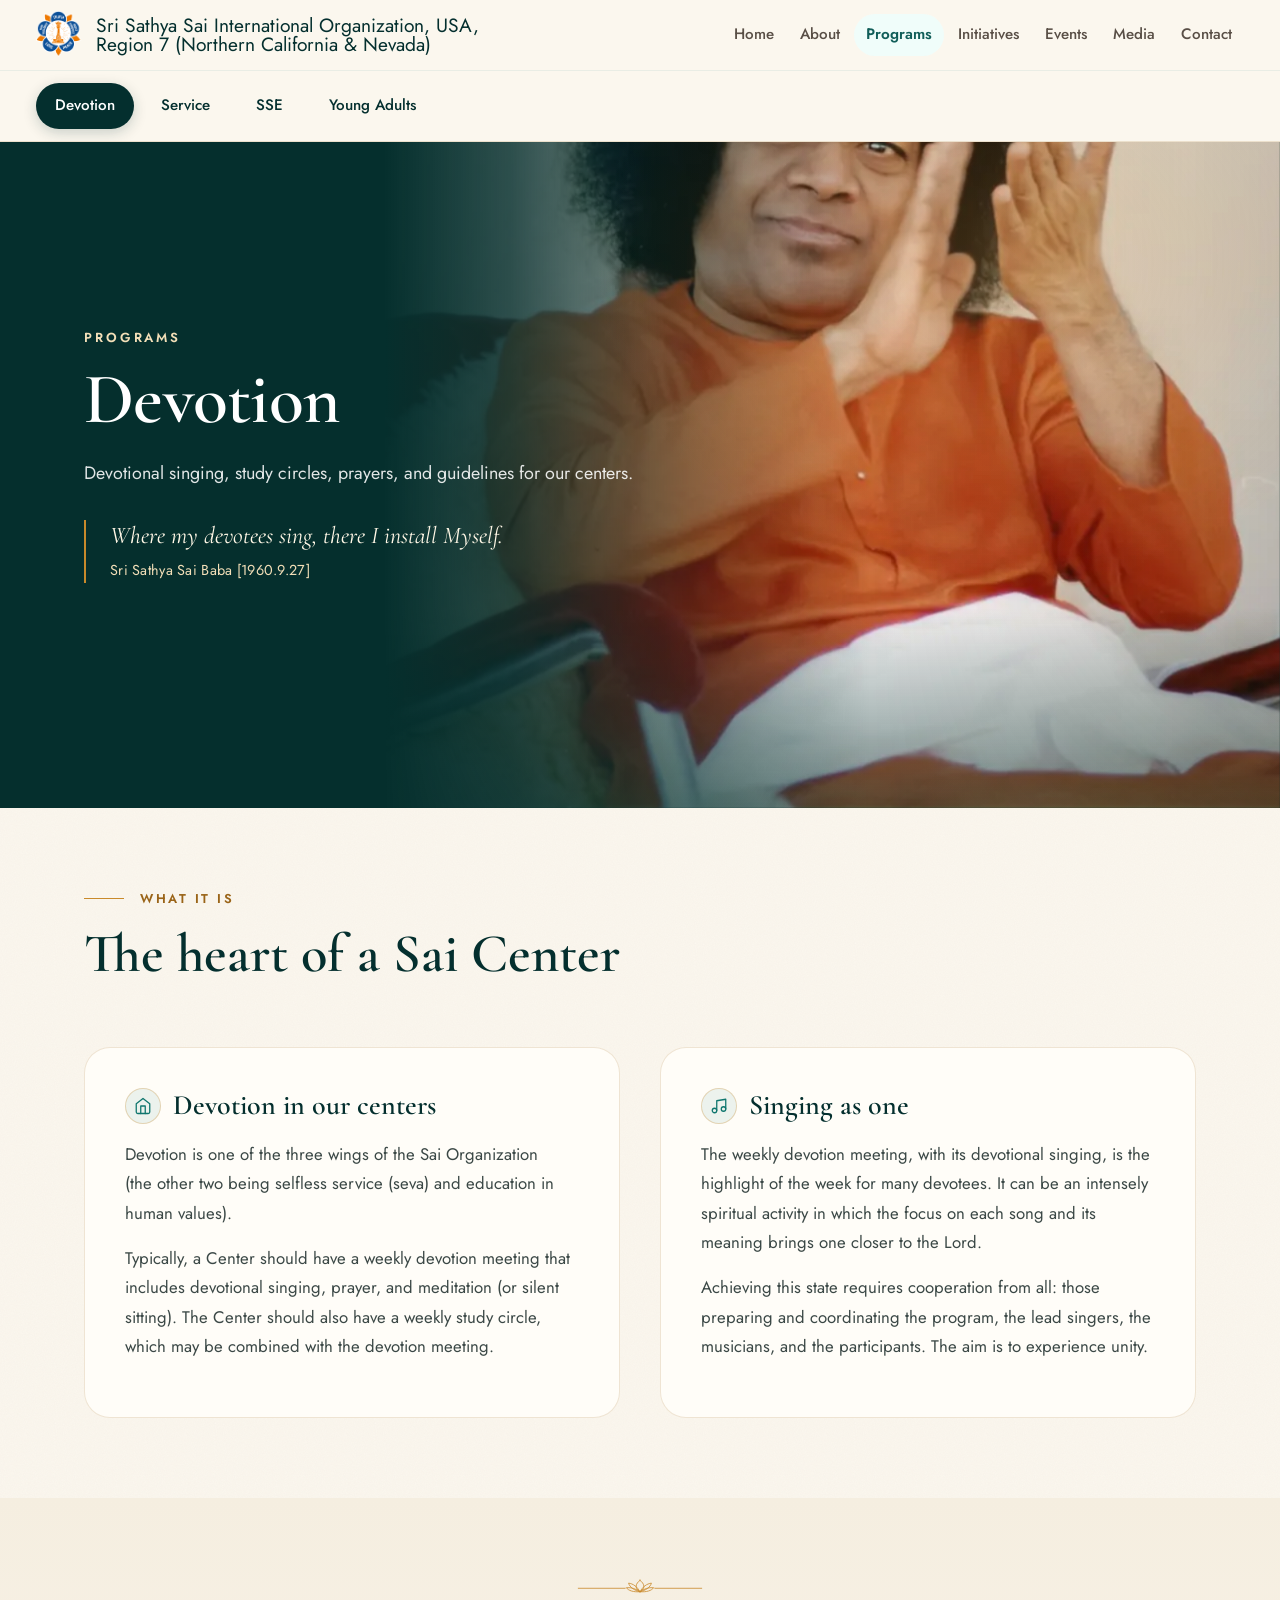
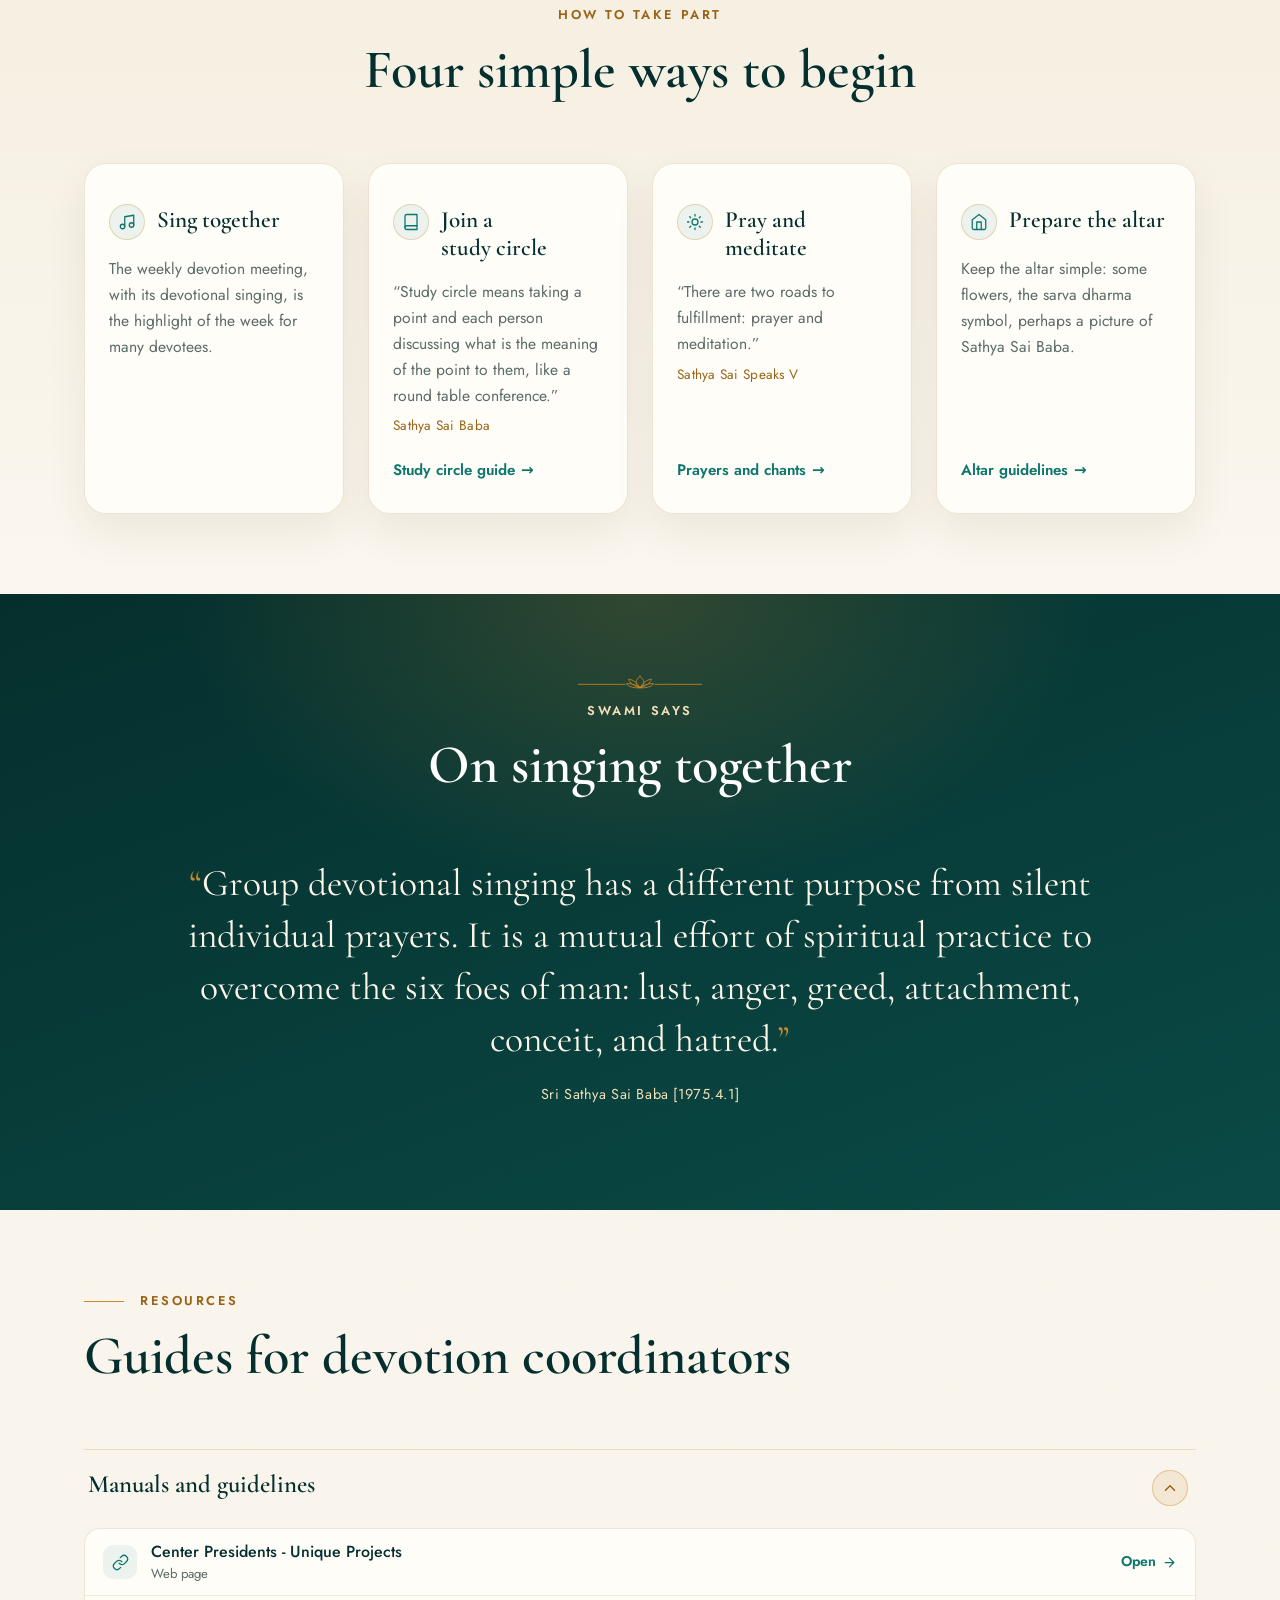
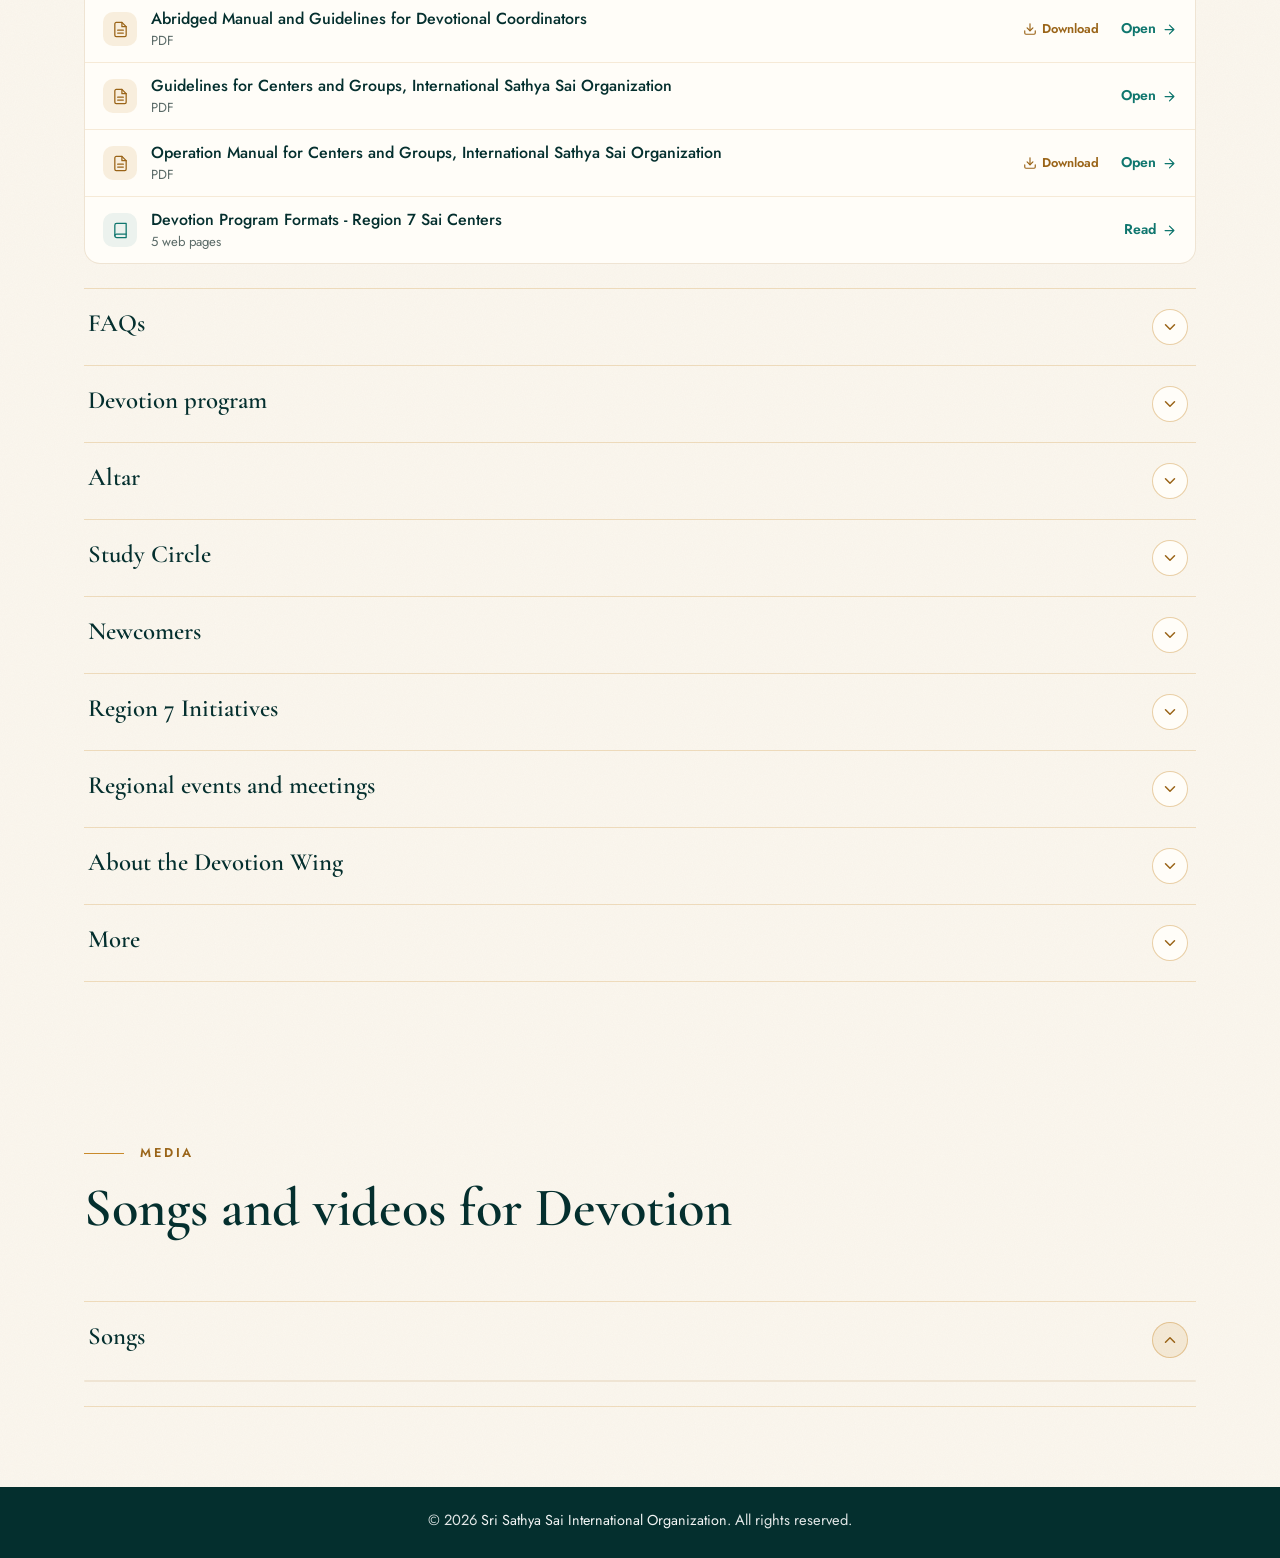
<file: programs.html>
<!DOCTYPE html>

<html lang="en">
<head>
<meta charset="utf-8"/>
<meta content="width=device-width, initial-scale=1" name="viewport"/>
<title>Bhajans, Service, SSE (Bal Vikas) &amp; Young Adults | Region 7</title>
<meta name="description" content="Region 7 Sathya Sai programs: bhajans and study circles, community service, Sai Spiritual Education (SSE, Bal Vikas) for ages 6 to 17, and Young Adults."/>
<meta name="keywords" content="bhajans, devotional singing, study circle, Sai Spiritual Education, SSE, Bal Vikas, Balvikas, Sathya Sai service, Sai Young Adults, Region 7, Bay Area, Nevada"/>
<link rel="canonical" href="https://region7-mockup-a.vercel.app/programs.html"/>
<script>if(/\.github\.io$/i.test(location.hostname)){var m=document.createElement("meta");m.name="robots";m.content="noindex, follow";document.head.appendChild(m);}</script>
<link rel="icon" href="images/new_logo2.png" type="image/png"/>
<meta property="og:type" content="website"/>
<meta property="og:site_name" content="Region 7 Sai Centers"/>
<meta property="og:locale" content="en_US"/>
<meta property="og:url" content="https://region7-mockup-a.vercel.app/programs.html"/>
<meta property="og:title" content="Bhajans, Service, SSE (Bal Vikas) &amp; Young Adults | Region 7"/>
<meta property="og:description" content="Region 7 Sathya Sai programs: bhajans and study circles, community service, Sai Spiritual Education (SSE, Bal Vikas) for ages 6 to 17, and Young Adults."/>
<meta property="og:image" content="https://region7-mockup-a.vercel.app/images/ssio-logo.png"/>
<meta property="og:image:width" content="397"/>
<meta property="og:image:height" content="400"/>
<meta property="og:image:alt" content="Sathya Sai International Organization logo"/>
<meta name="twitter:card" content="summary"/>
<meta name="twitter:title" content="Bhajans, Service, SSE (Bal Vikas) &amp; Young Adults | Region 7"/>
<meta name="twitter:description" content="Region 7 Sathya Sai programs: bhajans and study circles, community service, Sai Spiritual Education (SSE, Bal Vikas) for ages 6 to 17, and Young Adults."/>
<meta name="twitter:image" content="https://region7-mockup-a.vercel.app/images/ssio-logo.png"/>
<script type="application/ld+json">{"@context":"https://schema.org","@graph":[{"@type":"Organization","@id":"https://region7-mockup-a.vercel.app/#org","name":"Region 7 Sai Centers","url":"https://region7-mockup-a.vercel.app/"},{"@type":"WebPage","@id":"https://region7-mockup-a.vercel.app/programs.html#page","url":"https://region7-mockup-a.vercel.app/programs.html","name":"Bhajans, Service, SSE (Bal Vikas) & Young Adults | Region 7","description":"Region 7 Sathya Sai programs: bhajans and study circles, community service, Sai Spiritual Education (SSE, Bal Vikas) for ages 6 to 17, and Young Adults.","isPartOf":{"@type":"WebSite","name":"Region 7 Sai Centers","url":"https://region7-mockup-a.vercel.app/"},"publisher":{"@id":"https://region7-mockup-a.vercel.app/#org"},"inLanguage":"en-US"},{"@type":"BreadcrumbList","itemListElement":[{"@type":"ListItem","position":1,"name":"Home","item":"https://region7-mockup-a.vercel.app/"},{"@type":"ListItem","position":2,"name":"Programs","item":"https://region7-mockup-a.vercel.app/programs.html"}]}]}</script>
<link href="https://fonts.googleapis.com" rel="preconnect"/>
<link crossorigin="" href="https://fonts.gstatic.com" rel="preconnect"/>
<link href="https://fonts.googleapis.com/css2?family=Cormorant+Garamond:ital,wght@0,500;0,600;1,500&amp;family=Jost:ital,wght@0,300;0,400;0,500;0,600;0,700;1,400&amp;display=swap" rel="stylesheet"/>
<link data-sanctuary-font="" href="https://fonts.googleapis.com/css2?family=Cormorant+Garamond:ital,wght@0,500;0,600;1,500&amp;display=swap" rel="stylesheet"/><link href="styles.css" rel="stylesheet"/>
</head>
<body class="sanctuary">
<header class="site-header">
<div class="header-inner">
<div class="brand">
<a aria-label="Region 7 Sai Centers home" class="brand-logo-link" href="index.html">
<img alt="" class="brand-logo" height="50" src="images/new_logo2.png" width="48"/>
</a>
<a class="brand-text" href="index.html">
<span class="r7-brand-line">Sri Sathya Sai International Organization, USA,</span> <span class="r7-brand-line">Region 7 (Northern California &amp; Nevada)</span>
</a>
</div>
<button aria-controls="primary-nav" aria-expanded="false" aria-label="Toggle navigation" class="nav-toggle" type="button">
<span aria-hidden="true" class="hamburger"><span></span><span></span><span></span></span>
</button>
<nav aria-label="Primary" class="primary" id="primary-nav">
<ul>
<li><a href="index.html">Home</a></li>
<li><a href="about.html">About</a></li>
<li><a aria-current="page" href="programs.html">Programs</a></li>
<li><a href="initiatives.html">Initiatives</a></li>
<li><a href="events.html">Events</a></li>
<li><a href="media.html">Media</a></li>
<li><a href="contact.html">Contact</a></li>
</ul>
</nav>
</div>
</header>
<main>
<nav aria-label="Programs" class="tabbar" data-tabbar="">
<div aria-label="Programs" class="tabbar-inner" role="tablist">
<a aria-controls="panel-devotion" aria-selected="true" class="tab" href="#devotion" id="tab-devotion" role="tab" tabindex="0">Devotion</a>
<a aria-controls="panel-service" aria-selected="false" class="tab" href="#service" id="tab-service" role="tab" tabindex="-1">Service</a>
<a aria-controls="panel-sse" aria-selected="false" class="tab" href="#sse" id="tab-sse" role="tab" tabindex="-1">SSE</a>
<a aria-controls="panel-young-adults" aria-selected="false" class="tab" href="#young-adults" id="tab-young-adults" role="tab" tabindex="-1">Young Adults</a>
</div>
</nav>
<noscript><style>.tab-panel[hidden] { display: block; }</style></noscript>
<div aria-labelledby="tab-devotion" class="tab-panel" data-hash="devotion" id="panel-devotion" role="tabpanel"><section class="sx-hero">
<picture class="sx-hero-pic"><source media="(max-width: 760px)" srcset="images/sanctuary/programs-devotion-m.webp" type="image/webp"/><source media="(max-width: 760px)" srcset="images/sanctuary/programs-devotion-m.jpg"/><source srcset="images/sanctuary/programs-devotion-2000.webp" type="image/webp"/><img alt="Sri Sathya Sai Baba" fetchpriority="high" height="1239" src="images/sanctuary/programs-devotion-2000.jpg" style="--pos:50% 100%" width="1600"/></picture>
<div aria-hidden="true" class="sx-hero-shade"></div>
<div class="rd-wrap sx-hero-in">
<p class="rd-eyebrow">Programs</p>
<h1>Devotion</h1>
<p class="rd-hero-lead">Devotional singing, study circles, prayers, and guidelines for our centers.</p>
<figure class="rd-hero-q"><blockquote>Where my devotees sing, there I install Myself.</blockquote><figcaption>Sri Sathya Sai Baba [1960.9.27]</figcaption></figure>
</div>
</section><section class="rd-sec rd-what"><div class="rd-wrap"><header class="rd-head" data-reveal=""><p class="rd-kicker"><span>What it is</span></p><h2>The heart of a Sai Center</h2></header><div class="sx-pair"><article class="sx-pair-item" data-reveal=""><div class="rd-ihead"><span class="rd-medal"><svg aria-hidden="true" class="ico" focusable="false" viewbox="0 0 24 24"><path d="M3 9l9-7 9 7v11a2 2 0 0 1-2 2H5a2 2 0 0 1-2-2z"></path><path d="M9 22V12h6v10"></path></svg></span><h3>Devotion in our centers</h3></div><p>Devotion is one of the three wings of the Sai Organization (the other two being selfless service (seva) and education in human values).</p><p>Typically, a Center should have a weekly devotion meeting that includes devotional singing, prayer, and meditation (or silent sitting). The Center should also have a weekly study circle, which may be combined with the devotion meeting.</p></article><article class="sx-pair-item" data-reveal=""><div class="rd-ihead"><span class="rd-medal"><svg aria-hidden="true" class="ico" focusable="false" viewbox="0 0 24 24"><path d="M9 18V5l12-2v13"></path><circle cx="6" cy="18" r="3"></circle><circle cx="18" cy="16" r="3"></circle></svg></span><h3>Singing as one</h3></div><p>The weekly devotion meeting, with its devotional singing, is the highlight of the week for many devotees. It can be an intensely spiritual activity in which the focus on each song and its meaning brings one closer to the Lord.</p><p>Achieving this state requires cooperation from all: those preparing and coordinating the program, the lead singers, the musicians, and the participants. The aim is to experience unity.</p></article></div></div></section><section class="rd-sec rd-take"><div class="rd-wrap"><header class="rd-head rd-center" data-reveal=""><p class="rd-kicker"><svg aria-hidden="true" class="rd-lotus" focusable="false" viewbox="0 0 220 28"><path d="M2 18 H84"></path><path d="M136 18 H218"></path><path d="M110 4 C102 10 100 18 110 24 C120 18 118 10 110 4 Z"></path><path d="M110 24 C100 22 92 16 90 9 C98 10 105 15 110 24 Z"></path><path d="M110 24 C120 22 128 16 130 9 C122 10 115 15 110 24 Z"></path><path d="M110 24 C98 25 90 22 86 17 C95 16 103 19 110 24 Z"></path><path d="M110 24 C122 25 130 22 134 17 C125 16 117 19 110 24 Z"></path></svg><span>How to take part</span></p><h2>Four simple ways to begin</h2></header><div class="rd-cards" data-n="4"><article class="rd-card" data-reveal=""><div class="rd-ihead"><span class="rd-medal"><svg aria-hidden="true" class="ico" focusable="false" viewbox="0 0 24 24"><path d="M9 18V5l12-2v13"></path><circle cx="6" cy="18" r="3"></circle><circle cx="18" cy="16" r="3"></circle></svg></span><h3>Sing together</h3></div><p>The weekly devotion meeting, with its devotional singing, is the highlight of the week for many devotees.</p></article><article class="rd-card" data-reveal=""><div class="rd-ihead"><span class="rd-medal"><svg aria-hidden="true" class="ico" focusable="false" viewbox="0 0 24 24"><path d="M4 19.5A2.5 2.5 0 0 1 6.5 17H20"></path><path d="M6.5 2H20v20H6.5A2.5 2.5 0 0 1 4 19.5v-15A2.5 2.5 0 0 1 6.5 2z"></path></svg></span><h3>Join a study circle</h3></div><p>“Study circle means taking a point and each person discussing what is the meaning of the point to them, like a round table conference.”<span class="rd-card-cite">Sathya Sai Baba</span></p><a class="rd-link" href="#p-dev-sc"><span>Study circle guide</span></a></article><article class="rd-card" data-reveal=""><div class="rd-ihead"><span class="rd-medal"><svg aria-hidden="true" class="ico" focusable="false" viewbox="0 0 24 24"><circle cx="12" cy="12" r="4"></circle><path d="M12 2v2M12 20v2M4.93 4.93l1.41 1.41M17.66 17.66l1.41 1.41M2 12h2M20 12h2M6.34 17.66l-1.41 1.41M19.07 4.93l-1.41 1.41"></path></svg></span><h3>Pray and meditate</h3></div><p>“There are two roads to fulfillment: prayer and meditation.”<span class="rd-card-cite">Sathya Sai Speaks V</span></p><a class="rd-link" href="media.html#p-dev-pc"><span>Prayers and chants</span></a></article><article class="rd-card" data-reveal=""><div class="rd-ihead"><span class="rd-medal"><svg aria-hidden="true" class="ico" focusable="false" viewbox="0 0 24 24"><path d="M3 9l9-7 9 7v11a2 2 0 0 1-2 2H5a2 2 0 0 1-2-2z"></path><path d="M9 22V12h6v10"></path></svg></span><h3>Prepare the altar</h3></div><p>Keep the altar simple: some flowers, the sarva dharma symbol, perhaps a picture of Sathya Sai Baba.</p><a class="rd-link" href="#p-dev-altar"><span>Altar guidelines</span></a></article></div></div></section><section class="rd-sec rd-quotes"><div class="rd-wrap"><header class="rd-head rd-center" data-reveal=""><p class="rd-kicker"><svg aria-hidden="true" class="rd-lotus" focusable="false" viewbox="0 0 220 28"><path d="M2 18 H84"></path><path d="M136 18 H218"></path><path d="M110 4 C102 10 100 18 110 24 C120 18 118 10 110 4 Z"></path><path d="M110 24 C100 22 92 16 90 9 C98 10 105 15 110 24 Z"></path><path d="M110 24 C120 22 128 16 130 9 C122 10 115 15 110 24 Z"></path><path d="M110 24 C98 25 90 22 86 17 C95 16 103 19 110 24 Z"></path><path d="M110 24 C122 25 130 22 134 17 C125 16 117 19 110 24 Z"></path></svg><span>Swami says</span></p><h2>On singing together</h2></header><div class="rd-qgrid" data-n="1"><figure class="rd-q rd-q-feature" data-reveal=""><blockquote>Group devotional singing has a different purpose from silent individual prayers. It is a mutual effort of spiritual practice to overcome the six foes of man: lust, anger, greed, attachment, conceit, and hatred.</blockquote><figcaption>Sri Sathya Sai Baba [1975.4.1]</figcaption></figure></div></div></section><section class="rd-sec rd-res" id="devotion-resources"><div class="rd-wrap"><header class="rd-head" data-reveal=""><p class="rd-kicker"><span>Resources</span></p><h2>Guides for devotion coordinators</h2></header><div class="a-groups"><div class="a-group a-open" data-reveal="" id="p-dev-pgf"><h3 class="a-h"><button aria-controls="ag-devotion-group-manuals-and-guidelines" aria-expanded="true" class="a-head" type="button"><span class="a-label"><span class="a-title">Manuals and guidelines</span></span><span aria-hidden="true" class="a-chev"><svg aria-hidden="true" class="ico" focusable="false" viewbox="0 0 24 24"><path d="M6 9l6 6 6-6"></path></svg></span></button></h3><div class="a-panel" id="ag-devotion-group-manuals-and-guidelines"><div class="a-panel-in"><ul class="a-list"><li class="a-row a-k-link"><span class="a-ico"><svg aria-hidden="true" class="ico" focusable="false" viewbox="0 0 24 24"><path d="M10 13a5 5 0 0 0 7.54.54l3-3a5 5 0 0 0-7.07-7.07l-1.72 1.71"></path><path d="M14 11a5 5 0 0 0-7.54-.54l-3 3a5 5 0 0 0 7.07 7.07l1.71-1.71"></path></svg></span><span class="a-main"><a class="a-t" href="https://drive.google.com/drive/folders/1dKwD7yzRAvM2t-vAtYkSW9wPVM3Kqy_y" rel="noopener" target="_blank"><span class="a-tt">Center Presidents - Unique Projects</span><span class="a-note">Web page</span><span class="sr-only"> (opens in a new tab)</span></a></span><span class="a-acts"><span aria-hidden="true" class="a-act"><span>Open</span><svg aria-hidden="true" class="ico" focusable="false" viewbox="0 0 24 24"><path d="M5 12h14M12 5l7 7-7 7"></path></svg></span></span></li><li class="a-row a-k-pdf"><span class="a-ico"><svg aria-hidden="true" class="ico" focusable="false" viewbox="0 0 24 24"><path d="M14 2H6a2 2 0 0 0-2 2v16a2 2 0 0 0 2 2h12a2 2 0 0 0 2-2V8z"></path><path d="M14 2v6h6"></path><path d="M16 13H8"></path><path d="M16 17H8"></path></svg></span><span class="a-main"><a class="a-t" href="https://www.region7saicenters.org/devotion/docs/Abridged%20Manual,%20Guidelines%20-%20related%20to%20DCs.pdf" rel="noopener" target="_blank"><span class="a-tt">Abridged Manual and Guidelines for Devotional Coordinators</span><span class="a-note">PDF</span><span class="sr-only"> (opens in a new tab)</span></a></span><span class="a-acts"><a class="a-x" href="https://www.region7saicenters.org/region7new/devotion/docs/Abridged%20Manual,%20Guidelines%20-%20related%20to%20DCs.pdf" rel="noopener" target="_blank"><svg aria-hidden="true" class="ico" focusable="false" viewbox="0 0 24 24"><path d="M21 15v4a2 2 0 0 1-2 2H5a2 2 0 0 1-2-2v-4"></path><path d="M7 10l5 5 5-5"></path><path d="M12 15V3"></path></svg><span>Download</span><span class="sr-only"> Abridged Manual and Guidelines for Devotional Coordinators (opens in a new tab)</span></a><span aria-hidden="true" class="a-act"><span>Open</span><svg aria-hidden="true" class="ico" focusable="false" viewbox="0 0 24 24"><path d="M5 12h14M12 5l7 7-7 7"></path></svg></span></span></li><li class="a-row a-k-pdf"><span class="a-ico"><svg aria-hidden="true" class="ico" focusable="false" viewbox="0 0 24 24"><path d="M14 2H6a2 2 0 0 0-2 2v16a2 2 0 0 0 2 2h12a2 2 0 0 0 2-2V8z"></path><path d="M14 2v6h6"></path><path d="M16 13H8"></path><path d="M16 17H8"></path></svg></span><span class="a-main"><a class="a-t" href="https://www.region7saicenters.org/devotion/docs/Guidelines2012Sep.pdf" rel="noopener" target="_blank"><span class="a-tt">Guidelines for Centers and Groups, International Sathya Sai Organization</span><span class="a-note">PDF</span><span class="sr-only"> (opens in a new tab)</span></a></span><span class="a-acts"><span aria-hidden="true" class="a-act"><span>Open</span><svg aria-hidden="true" class="ico" focusable="false" viewbox="0 0 24 24"><path d="M5 12h14M12 5l7 7-7 7"></path></svg></span></span></li><li class="a-row a-k-pdf"><span class="a-ico"><svg aria-hidden="true" class="ico" focusable="false" viewbox="0 0 24 24"><path d="M14 2H6a2 2 0 0 0-2 2v16a2 2 0 0 0 2 2h12a2 2 0 0 0 2-2V8z"></path><path d="M14 2v6h6"></path><path d="M16 13H8"></path><path d="M16 17H8"></path></svg></span><span class="a-main"><a class="a-t" href="https://www.region7saicenters.org/devotion/docs/CenterManual2012Sep.pdf" rel="noopener" target="_blank"><span class="a-tt">Operation Manual for Centers and Groups, International Sathya Sai Organization</span><span class="a-note">PDF</span><span class="sr-only"> (opens in a new tab)</span></a></span><span class="a-acts"><a class="a-x" href="https://www.region7saicenters.org/region7new/devotion/docs/CenterManual2012Sep.pdf" rel="noopener" target="_blank"><svg aria-hidden="true" class="ico" focusable="false" viewbox="0 0 24 24"><path d="M21 15v4a2 2 0 0 1-2 2H5a2 2 0 0 1-2-2v-4"></path><path d="M7 10l5 5 5-5"></path><path d="M12 15V3"></path></svg><span>Download</span><span class="sr-only"> Operation Manual for Centers and Groups, International Sathya Sai Organization (opens in a new tab)</span></a><span aria-hidden="true" class="a-act"><span>Open</span><svg aria-hidden="true" class="ico" focusable="false" viewbox="0 0 24 24"><path d="M5 12h14M12 5l7 7-7 7"></path></svg></span></span></li><li class="a-row a-k-page"><span class="a-ico"><svg aria-hidden="true" class="ico" focusable="false" viewbox="0 0 24 24"><path d="M4 19.5A2.5 2.5 0 0 1 6.5 17H20"></path><path d="M6.5 2H20v20H6.5A2.5 2.5 0 0 1 4 19.5v-15A2.5 2.5 0 0 1 6.5 2z"></path></svg></span><span class="a-main"><button class="a-t" data-dialog="dlg-devotion-devotion-program-formats-region-7-sai-center" type="button"><span class="a-tt">Devotion Program Formats - Region 7 Sai Centers</span><span class="a-note">5 web pages</span></button></span><span class="a-acts"><span aria-hidden="true" class="a-act"><span>Read</span><svg aria-hidden="true" class="ico" focusable="false" viewbox="0 0 24 24"><path d="M5 12h14M12 5l7 7-7 7"></path></svg></span></span></li></ul></div></div></div><div class="a-group" data-reveal=""><h3 class="a-h"><button aria-controls="ag-devotion-group-faqs" aria-expanded="false" class="a-head" type="button"><span class="a-label"><span class="a-title">FAQs</span></span><span aria-hidden="true" class="a-chev"><svg aria-hidden="true" class="ico" focusable="false" viewbox="0 0 24 24"><path d="M6 9l6 6 6-6"></path></svg></span></button></h3><div class="a-panel" id="ag-devotion-group-faqs"><div class="a-panel-in"><ul class="a-list"><li class="a-row a-k-page"><span class="a-ico"><svg aria-hidden="true" class="ico" focusable="false" viewbox="0 0 24 24"><path d="M4 19.5A2.5 2.5 0 0 1 6.5 17H20"></path><path d="M6.5 2H20v20H6.5A2.5 2.5 0 0 1 4 19.5v-15A2.5 2.5 0 0 1 6.5 2z"></path></svg></span><span class="a-main"><button class="a-t" data-dialog="dlg-devotion-about-the-meeting-as-a-whole-and-also-about" type="button"><span class="a-tt">About the meeting as a whole and also about devotional singing</span><span class="a-note">Completely prepare the meeting hall at least 15 minutes before the devotion meeting starts.</span></button></span><span class="a-acts"><span aria-hidden="true" class="a-act"><span>Read</span><svg aria-hidden="true" class="ico" focusable="false" viewbox="0 0 24 24"><path d="M5 12h14M12 5l7 7-7 7"></path></svg></span></span></li><li class="a-row a-k-page"><span class="a-ico"><svg aria-hidden="true" class="ico" focusable="false" viewbox="0 0 24 24"><path d="M4 19.5A2.5 2.5 0 0 1 6.5 17H20"></path><path d="M6.5 2H20v20H6.5A2.5 2.5 0 0 1 4 19.5v-15A2.5 2.5 0 0 1 6.5 2z"></path></svg></span><span class="a-main"><button class="a-t" data-dialog="dlg-devotion-devotional-singing-coordination-and-practice" type="button"><span class="a-tt">Devotional Singing, Coordination and Practice</span><span class="a-note">The Center (the Devotion Coordinator and President together) may appoint a person to…</span></button></span><span class="a-acts"><span aria-hidden="true" class="a-act"><span>Read</span><svg aria-hidden="true" class="ico" focusable="false" viewbox="0 0 24 24"><path d="M5 12h14M12 5l7 7-7 7"></path></svg></span></span></li><li class="a-row a-k-page"><span class="a-ico"><svg aria-hidden="true" class="ico" focusable="false" viewbox="0 0 24 24"><path d="M4 19.5A2.5 2.5 0 0 1 6.5 17H20"></path><path d="M6.5 2H20v20H6.5A2.5 2.5 0 0 1 4 19.5v-15A2.5 2.5 0 0 1 6.5 2z"></path></svg></span><span class="a-main"><button class="a-t" data-dialog="dlg-devotion-universal-devotion-meetings" type="button"><span class="a-tt">Universal Devotion Meetings</span><span class="a-note">The meeting should be arranged for a balance between two goals:</span></button></span><span class="a-acts"><span aria-hidden="true" class="a-act"><span>Read</span><svg aria-hidden="true" class="ico" focusable="false" viewbox="0 0 24 24"><path d="M5 12h14M12 5l7 7-7 7"></path></svg></span></span></li><li class="a-row a-k-page"><span class="a-ico"><svg aria-hidden="true" class="ico" focusable="false" viewbox="0 0 24 24"><path d="M4 19.5A2.5 2.5 0 0 1 6.5 17H20"></path><path d="M6.5 2H20v20H6.5A2.5 2.5 0 0 1 4 19.5v-15A2.5 2.5 0 0 1 6.5 2z"></path></svg></span><span class="a-main"><button class="a-t" data-dialog="dlg-devotion-sample-schedule-format-for-a-devotion-meetin" type="button"><span class="a-tt">Sample Schedule/Format for a devotion meeting</span><span class="a-note">Almost all aspects of it are optional, including the order of items.</span></button></span><span class="a-acts"><span aria-hidden="true" class="a-act"><span>Read</span><svg aria-hidden="true" class="ico" focusable="false" viewbox="0 0 24 24"><path d="M5 12h14M12 5l7 7-7 7"></path></svg></span></span></li><li class="a-row a-k-qa"><span class="a-ico"><svg aria-hidden="true" class="ico" focusable="false" viewbox="0 0 24 24"><path d="M21 15a2 2 0 0 1-2 2H7l-4 4V5a2 2 0 0 1 2-2h14a2 2 0 0 1 2 2z"></path></svg></span><span class="a-main"><button class="a-t" data-dialog="dlg-devotion-are-sai-centers-reflective-of-any-one-religi" type="button"><span class="a-tt">Are Sai Centers reflective of any one religion ?</span><span class="a-note">Sathya Sai Baba has said, “I have not come on any mission of publicity for any sect or creed or…</span></button></span><span class="a-acts"><span aria-hidden="true" class="a-act"><span>Read</span><svg aria-hidden="true" class="ico" focusable="false" viewbox="0 0 24 24"><path d="M5 12h14M12 5l7 7-7 7"></path></svg></span></span></li><li class="a-row a-k-qa"><span class="a-ico"><svg aria-hidden="true" class="ico" focusable="false" viewbox="0 0 24 24"><path d="M21 15a2 2 0 0 1-2 2H7l-4 4V5a2 2 0 0 1 2-2h14a2 2 0 0 1 2 2z"></path></svg></span><span class="a-main"><button class="a-t" data-dialog="dlg-devotion-how-do-we-strike-an-appropriate-balance-in-t" type="button"><span class="a-tt">How do we strike an appropriate balance in the centers between members from eastern and western backgrounds in spiritual understanding ?</span><span class="a-note">Sathya Sai Baba instructs us to seek to see “Unity in Diversity” through striving to see the…</span></button></span><span class="a-acts"><span aria-hidden="true" class="a-act"><span>Read</span><svg aria-hidden="true" class="ico" focusable="false" viewbox="0 0 24 24"><path d="M5 12h14M12 5l7 7-7 7"></path></svg></span></span></li><li class="a-row a-k-page"><span class="a-ico"><svg aria-hidden="true" class="ico" focusable="false" viewbox="0 0 24 24"><path d="M4 19.5A2.5 2.5 0 0 1 6.5 17H20"></path><path d="M6.5 2H20v20H6.5A2.5 2.5 0 0 1 4 19.5v-15A2.5 2.5 0 0 1 6.5 2z"></path></svg></span><span class="a-main"><button class="a-t" data-dialog="dlg-devotion-some-important-points-about-welcoming-visito" type="button"><span class="a-tt">Some important points about welcoming visitors</span><span class="a-note">Visitors may attend any activity of the Devotion or Service Wings.</span></button></span><span class="a-acts"><span aria-hidden="true" class="a-act"><span>Read</span><svg aria-hidden="true" class="ico" focusable="false" viewbox="0 0 24 24"><path d="M5 12h14M12 5l7 7-7 7"></path></svg></span></span></li><li class="a-row a-k-qa"><span class="a-ico"><svg aria-hidden="true" class="ico" focusable="false" viewbox="0 0 24 24"><path d="M21 15a2 2 0 0 1-2 2H7l-4 4V5a2 2 0 0 1 2-2h14a2 2 0 0 1 2 2z"></path></svg></span><span class="a-main"><button class="a-t" data-dialog="dlg-devotion-how-do-we-make-our-center-open-and-welcoming" type="button"><span class="a-tt">How do we make our center open and welcoming to all members of our communities ?</span><span class="a-note">Sai Centers must be examples of the universality of Sai teachings.</span></button></span><span class="a-acts"><span aria-hidden="true" class="a-act"><span>Read</span><svg aria-hidden="true" class="ico" focusable="false" viewbox="0 0 24 24"><path d="M5 12h14M12 5l7 7-7 7"></path></svg></span></span></li><li class="a-row a-k-qa"><span class="a-ico"><svg aria-hidden="true" class="ico" focusable="false" viewbox="0 0 24 24"><path d="M21 15a2 2 0 0 1-2 2H7l-4 4V5a2 2 0 0 1 2-2h14a2 2 0 0 1 2 2z"></path></svg></span><span class="a-main"><button class="a-t" data-dialog="dlg-devotion-how-can-we-best-welcome-newcomers-and-help-n" type="button"><span class="a-tt">How can we best welcome newcomers and help new members, who may still have much to learn about Swami and his teachings?</span><span class="a-note">“Office bearers in this Organization are leaders who bear the brunt themselves, guides who walk…</span></button></span><span class="a-acts"><span aria-hidden="true" class="a-act"><span>Read</span><svg aria-hidden="true" class="ico" focusable="false" viewbox="0 0 24 24"><path d="M5 12h14M12 5l7 7-7 7"></path></svg></span></span></li><li class="a-row a-k-qa"><span class="a-ico"><svg aria-hidden="true" class="ico" focusable="false" viewbox="0 0 24 24"><path d="M21 15a2 2 0 0 1-2 2H7l-4 4V5a2 2 0 0 1 2-2h14a2 2 0 0 1 2 2z"></path></svg></span><span class="a-main"><button class="a-t" data-dialog="dlg-devotion-what-prayers-and-rituals-are-required-in-sai" type="button"><span class="a-tt">What prayers and rituals are required in Sai Center devotional programs?</span><span class="a-note">“Bhajans (devotional songs) charge the atmosphere with divine adoration; that is why I insist…</span></button></span><span class="a-acts"><span aria-hidden="true" class="a-act"><span>Read</span><svg aria-hidden="true" class="ico" focusable="false" viewbox="0 0 24 24"><path d="M5 12h14M12 5l7 7-7 7"></path></svg></span></span></li></ul></div></div></div><div class="a-group" data-reveal=""><h3 class="a-h"><button aria-controls="ag-devotion-group-devotion-program" aria-expanded="false" class="a-head" type="button"><span class="a-label"><span class="a-title">Devotion program</span></span><span aria-hidden="true" class="a-chev"><svg aria-hidden="true" class="ico" focusable="false" viewbox="0 0 24 24"><path d="M6 9l6 6 6-6"></path></svg></span></button></h3><div class="a-panel" id="ag-devotion-group-devotion-program"><div class="a-panel-in"><ul class="a-list"><li class="a-row a-k-page"><span class="a-ico"><svg aria-hidden="true" class="ico" focusable="false" viewbox="0 0 24 24"><path d="M4 19.5A2.5 2.5 0 0 1 6.5 17H20"></path><path d="M6.5 2H20v20H6.5A2.5 2.5 0 0 1 4 19.5v-15A2.5 2.5 0 0 1 6.5 2z"></path></svg></span><span class="a-main"><button class="a-t" data-dialog="dlg-p-dw-devotionintro" type="button"><span class="a-tt">Devotion program introduction</span><span class="a-note">Typically, a Center should have a weekly devotion meeting that includes devotional singing…</span></button></span><span class="a-acts"><span aria-hidden="true" class="a-act"><span>Read</span><svg aria-hidden="true" class="ico" focusable="false" viewbox="0 0 24 24"><path d="M5 12h14M12 5l7 7-7 7"></path></svg></span></span></li><li class="a-row a-k-page"><span class="a-ico"><svg aria-hidden="true" class="ico" focusable="false" viewbox="0 0 24 24"><path d="M4 19.5A2.5 2.5 0 0 1 6.5 17H20"></path><path d="M6.5 2H20v20H6.5A2.5 2.5 0 0 1 4 19.5v-15A2.5 2.5 0 0 1 6.5 2z"></path></svg></span><span class="a-main"><button class="a-t" data-dialog="dlg-p-dw-devotionresources" type="button"><span class="a-tt">Devotion program resources</span><span class="a-note">Devotion is the state of mind in which one has no separate existence apart from God.</span></button></span><span class="a-acts"><span aria-hidden="true" class="a-act"><span>Read</span><svg aria-hidden="true" class="ico" focusable="false" viewbox="0 0 24 24"><path d="M5 12h14M12 5l7 7-7 7"></path></svg></span></span></li></ul></div></div></div><div class="a-group" data-reveal="" id="p-dev-altar"><h3 class="a-h"><button aria-controls="ag-devotion-group-altar" aria-expanded="false" class="a-head" type="button"><span class="a-label"><span class="a-title">Altar</span></span><span aria-hidden="true" class="a-chev"><svg aria-hidden="true" class="ico" focusable="false" viewbox="0 0 24 24"><path d="M6 9l6 6 6-6"></path></svg></span></button></h3><div class="a-panel" id="ag-devotion-group-altar"><div class="a-panel-in"><ul class="a-list"><li class="a-row a-k-page"><span class="a-ico"><svg aria-hidden="true" class="ico" focusable="false" viewbox="0 0 24 24"><path d="M4 19.5A2.5 2.5 0 0 1 6.5 17H20"></path><path d="M6.5 2H20v20H6.5A2.5 2.5 0 0 1 4 19.5v-15A2.5 2.5 0 0 1 6.5 2z"></path></svg></span><span class="a-main"><button class="a-t" data-dialog="dlg-devotion-introduction" type="button"><span class="a-tt">Introduction</span><span class="a-note">Completely prepare the meeting hall at least 15 minutes before the devotion meeting starts.</span></button></span><span class="a-acts"><span aria-hidden="true" class="a-act"><span>Read</span><svg aria-hidden="true" class="ico" focusable="false" viewbox="0 0 24 24"><path d="M5 12h14M12 5l7 7-7 7"></path></svg></span></span></li><li class="a-row a-k-page"><span class="a-ico"><svg aria-hidden="true" class="ico" focusable="false" viewbox="0 0 24 24"><path d="M4 19.5A2.5 2.5 0 0 1 6.5 17H20"></path><path d="M6.5 2H20v20H6.5A2.5 2.5 0 0 1 4 19.5v-15A2.5 2.5 0 0 1 6.5 2z"></path></svg></span><span class="a-main"><button class="a-t" data-dialog="dlg-devotion-general-guidelines" type="button"><span class="a-tt">General Guidelines</span><span class="a-note">A Sathya Sai Center is a spiritual center where universality of faith and practice of human…</span></button></span><span class="a-acts"><span aria-hidden="true" class="a-act"><span>Read</span><svg aria-hidden="true" class="ico" focusable="false" viewbox="0 0 24 24"><path d="M5 12h14M12 5l7 7-7 7"></path></svg></span></span></li><li class="a-row a-k-page"><span class="a-ico"><svg aria-hidden="true" class="ico" focusable="false" viewbox="0 0 24 24"><path d="M4 19.5A2.5 2.5 0 0 1 6.5 17H20"></path><path d="M6.5 2H20v20H6.5A2.5 2.5 0 0 1 4 19.5v-15A2.5 2.5 0 0 1 6.5 2z"></path></svg></span><span class="a-main"><button class="a-t" data-dialog="dlg-devotion-the-logo-of-sathya-sai-organizations" type="button"><span class="a-tt">The Logo of Sathya Sai Organizations</span><span class="a-note">At the top of this page is the logo of the International Sai Organization.</span></button></span><span class="a-acts"><span aria-hidden="true" class="a-act"><span>Read</span><svg aria-hidden="true" class="ico" focusable="false" viewbox="0 0 24 24"><path d="M5 12h14M12 5l7 7-7 7"></path></svg></span></span></li><li class="a-row a-k-qa"><span class="a-ico"><svg aria-hidden="true" class="ico" focusable="false" viewbox="0 0 24 24"><path d="M21 15a2 2 0 0 1-2 2H7l-4 4V5a2 2 0 0 1 2-2h14a2 2 0 0 1 2 2z"></path></svg></span><span class="a-main"><button class="a-t" data-dialog="dlg-devotion-what-decorations-pictures-and-statues-are-ap" type="button"><span class="a-tt">What decorations, pictures, and statues are appropriate in a Sai Center and why?</span><span class="a-note">Sathya Sai Baba has said that our altars should consist of a flame.</span></button></span><span class="a-acts"><span aria-hidden="true" class="a-act"><span>Read</span><svg aria-hidden="true" class="ico" focusable="false" viewbox="0 0 24 24"><path d="M5 12h14M12 5l7 7-7 7"></path></svg></span></span></li><li class="a-row a-k-page"><span class="a-ico"><svg aria-hidden="true" class="ico" focusable="false" viewbox="0 0 24 24"><path d="M4 19.5A2.5 2.5 0 0 1 6.5 17H20"></path><path d="M6.5 2H20v20H6.5A2.5 2.5 0 0 1 4 19.5v-15A2.5 2.5 0 0 1 6.5 2z"></path></svg></span><span class="a-main"><button class="a-t" data-dialog="dlg-p-dw-altarintro" type="button"><span class="a-tt">Altar introduction</span><span class="a-note">A Sathya Sai Center is a spiritual center where universality of faith and practice of human…</span></button></span><span class="a-acts"><span aria-hidden="true" class="a-act"><span>Read</span><svg aria-hidden="true" class="ico" focusable="false" viewbox="0 0 24 24"><path d="M5 12h14M12 5l7 7-7 7"></path></svg></span></span></li><li class="a-row a-k-page"><span class="a-ico"><svg aria-hidden="true" class="ico" focusable="false" viewbox="0 0 24 24"><path d="M4 19.5A2.5 2.5 0 0 1 6.5 17H20"></path><path d="M6.5 2H20v20H6.5A2.5 2.5 0 0 1 4 19.5v-15A2.5 2.5 0 0 1 6.5 2z"></path></svg></span><span class="a-main"><button class="a-t" data-dialog="dlg-p-dw-altars" type="button"><span class="a-tt">Altar resources</span><span class="a-note">The logo of Sathya Sai Organizations</span></button></span><span class="a-acts"><span aria-hidden="true" class="a-act"><span>Read</span><svg aria-hidden="true" class="ico" focusable="false" viewbox="0 0 24 24"><path d="M5 12h14M12 5l7 7-7 7"></path></svg></span></span></li></ul></div></div></div><div class="a-group" data-reveal="" id="p-dev-sc"><h3 class="a-h"><button aria-controls="ag-devotion-group-study-circle" aria-expanded="false" class="a-head" type="button"><span class="a-label"><span class="a-title">Study Circle</span></span><span aria-hidden="true" class="a-chev"><svg aria-hidden="true" class="ico" focusable="false" viewbox="0 0 24 24"><path d="M6 9l6 6 6-6"></path></svg></span></button></h3><div class="a-panel" id="ag-devotion-group-study-circle"><div class="a-panel-in"><ul class="a-list"><li class="a-row a-k-page"><span class="a-ico"><svg aria-hidden="true" class="ico" focusable="false" viewbox="0 0 24 24"><path d="M4 19.5A2.5 2.5 0 0 1 6.5 17H20"></path><path d="M6.5 2H20v20H6.5A2.5 2.5 0 0 1 4 19.5v-15A2.5 2.5 0 0 1 6.5 2z"></path></svg></span><span class="a-main"><button class="a-t" data-dialog="dlg-devotion-introduction-2" type="button"><span class="a-tt">Introduction</span><span class="a-note">Sathya Sai Baba tells us that the spiritual growth of a person is best achieved through an…</span></button></span><span class="a-acts"><span aria-hidden="true" class="a-act"><span>Read</span><svg aria-hidden="true" class="ico" focusable="false" viewbox="0 0 24 24"><path d="M5 12h14M12 5l7 7-7 7"></path></svg></span></span></li><li class="a-row a-k-page"><span class="a-ico"><svg aria-hidden="true" class="ico" focusable="false" viewbox="0 0 24 24"><path d="M4 19.5A2.5 2.5 0 0 1 6.5 17H20"></path><path d="M6.5 2H20v20H6.5A2.5 2.5 0 0 1 4 19.5v-15A2.5 2.5 0 0 1 6.5 2z"></path></svg></span><span class="a-main"><button class="a-t" data-dialog="dlg-devotion-study-circle-guidelines" type="button"><span class="a-tt">Study Circle Guidelines</span><span class="a-note">2 PDFs</span></button></span><span class="a-acts"><span aria-hidden="true" class="a-act"><span>Read</span><svg aria-hidden="true" class="ico" focusable="false" viewbox="0 0 24 24"><path d="M5 12h14M12 5l7 7-7 7"></path></svg></span></span></li><li class="a-row a-k-page"><span class="a-ico"><svg aria-hidden="true" class="ico" focusable="false" viewbox="0 0 24 24"><path d="M4 19.5A2.5 2.5 0 0 1 6.5 17H20"></path><path d="M6.5 2H20v20H6.5A2.5 2.5 0 0 1 4 19.5v-15A2.5 2.5 0 0 1 6.5 2z"></path></svg></span><span class="a-main"><button class="a-t" data-dialog="dlg-devotion-swami-s-discourse-on-study-circle" type="button"><span class="a-tt">Swami's Discourse on Study Circle</span><span class="a-note">1 PDF</span></button></span><span class="a-acts"><span aria-hidden="true" class="a-act"><span>Read</span><svg aria-hidden="true" class="ico" focusable="false" viewbox="0 0 24 24"><path d="M5 12h14M12 5l7 7-7 7"></path></svg></span></span></li><li class="a-row a-k-page"><span class="a-ico"><svg aria-hidden="true" class="ico" focusable="false" viewbox="0 0 24 24"><path d="M4 19.5A2.5 2.5 0 0 1 6.5 17H20"></path><path d="M6.5 2H20v20H6.5A2.5 2.5 0 0 1 4 19.5v-15A2.5 2.5 0 0 1 6.5 2z"></path></svg></span><span class="a-main"><button class="a-t" data-dialog="dlg-devotion-study-circle-goals-guidelines-and-suggested" type="button"><span class="a-tt">Study Circle Goals, Guidelines and Suggested Processes</span><span class="a-note">2 PDFs, 1 web page</span></button></span><span class="a-acts"><span aria-hidden="true" class="a-act"><span>Read</span><svg aria-hidden="true" class="ico" focusable="false" viewbox="0 0 24 24"><path d="M5 12h14M12 5l7 7-7 7"></path></svg></span></span></li><li class="a-row a-k-page"><span class="a-ico"><svg aria-hidden="true" class="ico" focusable="false" viewbox="0 0 24 24"><path d="M4 19.5A2.5 2.5 0 0 1 6.5 17H20"></path><path d="M6.5 2H20v20H6.5A2.5 2.5 0 0 1 4 19.5v-15A2.5 2.5 0 0 1 6.5 2z"></path></svg></span><span class="a-main"><button class="a-t" data-dialog="dlg-devotion-multi-faith" type="button"><span class="a-tt">Multi-faith</span><span class="a-note">Cover Stories on Buddhism by Sathya Sai Students</span></button></span><span class="a-acts"><span aria-hidden="true" class="a-act"><span>Read</span><svg aria-hidden="true" class="ico" focusable="false" viewbox="0 0 24 24"><path d="M5 12h14M12 5l7 7-7 7"></path></svg></span></span></li><li class="a-row a-k-page"><span class="a-ico"><svg aria-hidden="true" class="ico" focusable="false" viewbox="0 0 24 24"><path d="M4 19.5A2.5 2.5 0 0 1 6.5 17H20"></path><path d="M6.5 2H20v20H6.5A2.5 2.5 0 0 1 4 19.5v-15A2.5 2.5 0 0 1 6.5 2z"></path></svg></span><span class="a-main"><button class="a-t" data-dialog="dlg-devotion-swami-s-writings" type="button"><span class="a-tt">Swami's Writings</span><span class="a-note">3 web pages</span></button></span><span class="a-acts"><span aria-hidden="true" class="a-act"><span>Read</span><svg aria-hidden="true" class="ico" focusable="false" viewbox="0 0 24 24"><path d="M5 12h14M12 5l7 7-7 7"></path></svg></span></span></li><li class="a-row a-k-page"><span class="a-ico"><svg aria-hidden="true" class="ico" focusable="false" viewbox="0 0 24 24"><path d="M4 19.5A2.5 2.5 0 0 1 6.5 17H20"></path><path d="M6.5 2H20v20H6.5A2.5 2.5 0 0 1 4 19.5v-15A2.5 2.5 0 0 1 6.5 2z"></path></svg></span><span class="a-main"><button class="a-t" data-dialog="dlg-devotion-cultivating-virtues" type="button"><span class="a-tt">Cultivating Virtues</span><span class="a-note">Help Ever Hurt Never - Study Circle Material for Swami's 92nd Birthday</span></button></span><span class="a-acts"><span aria-hidden="true" class="a-act"><span>Read</span><svg aria-hidden="true" class="ico" focusable="false" viewbox="0 0 24 24"><path d="M5 12h14M12 5l7 7-7 7"></path></svg></span></span></li><li class="a-row a-k-page"><span class="a-ico"><svg aria-hidden="true" class="ico" focusable="false" viewbox="0 0 24 24"><path d="M4 19.5A2.5 2.5 0 0 1 6.5 17H20"></path><path d="M6.5 2H20v20H6.5A2.5 2.5 0 0 1 4 19.5v-15A2.5 2.5 0 0 1 6.5 2z"></path></svg></span><span class="a-main"><button class="a-t" data-dialog="dlg-devotion-confronting-obstacles" type="button"><span class="a-tt">Confronting Obstacles</span><span class="a-note">9 PDFs</span></button></span><span class="a-acts"><span aria-hidden="true" class="a-act"><span>Read</span><svg aria-hidden="true" class="ico" focusable="false" viewbox="0 0 24 24"><path d="M5 12h14M12 5l7 7-7 7"></path></svg></span></span></li><li class="a-row a-k-page"><span class="a-ico"><svg aria-hidden="true" class="ico" focusable="false" viewbox="0 0 24 24"><path d="M4 19.5A2.5 2.5 0 0 1 6.5 17H20"></path><path d="M6.5 2H20v20H6.5A2.5 2.5 0 0 1 4 19.5v-15A2.5 2.5 0 0 1 6.5 2z"></path></svg></span><span class="a-main"><button class="a-t" data-dialog="dlg-devotion-other-topics" type="button"><span class="a-tt">Other Topics</span><span class="a-note">Service, Adoration, Illumination - What is Sadhana Slides</span></button></span><span class="a-acts"><span aria-hidden="true" class="a-act"><span>Read</span><svg aria-hidden="true" class="ico" focusable="false" viewbox="0 0 24 24"><path d="M5 12h14M12 5l7 7-7 7"></path></svg></span></span></li><li class="a-row a-k-page"><span class="a-ico"><svg aria-hidden="true" class="ico" focusable="false" viewbox="0 0 24 24"><path d="M4 19.5A2.5 2.5 0 0 1 6.5 17H20"></path><path d="M6.5 2H20v20H6.5A2.5 2.5 0 0 1 4 19.5v-15A2.5 2.5 0 0 1 6.5 2z"></path></svg></span><span class="a-main"><button class="a-t" data-dialog="dlg-devotion-select-swami-s-discourses" type="button"><span class="a-tt">Select Swami's Discourses</span><span class="a-note">Sathya Sai Speaks</span></button></span><span class="a-acts"><span aria-hidden="true" class="a-act"><span>Read</span><svg aria-hidden="true" class="ico" focusable="false" viewbox="0 0 24 24"><path d="M5 12h14M12 5l7 7-7 7"></path></svg></span></span></li><li class="a-row a-k-page"><span class="a-ico"><svg aria-hidden="true" class="ico" focusable="false" viewbox="0 0 24 24"><path d="M4 19.5A2.5 2.5 0 0 1 6.5 17H20"></path><path d="M6.5 2H20v20H6.5A2.5 2.5 0 0 1 4 19.5v-15A2.5 2.5 0 0 1 6.5 2z"></path></svg></span><span class="a-main"><button class="a-t" data-dialog="dlg-devotion-resources-from-region-1" type="button"><span class="a-tt">Resources from Region 1</span><span class="a-note">Nine forms of Devotion (Archanam)</span></button></span><span class="a-acts"><span aria-hidden="true" class="a-act"><span>Read</span><svg aria-hidden="true" class="ico" focusable="false" viewbox="0 0 24 24"><path d="M5 12h14M12 5l7 7-7 7"></path></svg></span></span></li><li class="a-row a-k-page"><span class="a-ico"><svg aria-hidden="true" class="ico" focusable="false" viewbox="0 0 24 24"><path d="M4 19.5A2.5 2.5 0 0 1 6.5 17H20"></path><path d="M6.5 2H20v20H6.5A2.5 2.5 0 0 1 4 19.5v-15A2.5 2.5 0 0 1 6.5 2z"></path></svg></span><span class="a-main"><button class="a-t" data-dialog="dlg-devotion-recommended-reading" type="button"><span class="a-tt">Recommended Reading</span><span class="a-note">1. The Vahini Series, written by Sathya Sai Baba</span></button></span><span class="a-acts"><span aria-hidden="true" class="a-act"><span>Read</span><svg aria-hidden="true" class="ico" focusable="false" viewbox="0 0 24 24"><path d="M5 12h14M12 5l7 7-7 7"></path></svg></span></span></li><li class="a-row a-k-page"><span class="a-ico"><svg aria-hidden="true" class="ico" focusable="false" viewbox="0 0 24 24"><path d="M4 19.5A2.5 2.5 0 0 1 6.5 17H20"></path><path d="M6.5 2H20v20H6.5A2.5 2.5 0 0 1 4 19.5v-15A2.5 2.5 0 0 1 6.5 2z"></path></svg></span><span class="a-main"><button class="a-t" data-dialog="dlg-p-dw-studycircleintro" type="button"><span class="a-tt">Study circle introduction</span><span class="a-note">Swami's discourse on study circle</span></button></span><span class="a-acts"><span aria-hidden="true" class="a-act"><span>Read</span><svg aria-hidden="true" class="ico" focusable="false" viewbox="0 0 24 24"><path d="M5 12h14M12 5l7 7-7 7"></path></svg></span></span></li><li class="a-row a-k-page"><span class="a-ico"><svg aria-hidden="true" class="ico" focusable="false" viewbox="0 0 24 24"><path d="M4 19.5A2.5 2.5 0 0 1 6.5 17H20"></path><path d="M6.5 2H20v20H6.5A2.5 2.5 0 0 1 4 19.5v-15A2.5 2.5 0 0 1 6.5 2z"></path></svg></span><span class="a-main"><button class="a-t" data-dialog="dlg-p-dw-studycircleguidelines" type="button"><span class="a-tt">Guidelines for study circles</span><span class="a-note">Bhagwan Sathya Sai Baba tells us that the spiritual growth of a person is best achieved through…</span></button></span><span class="a-acts"><span aria-hidden="true" class="a-act"><span>Read</span><svg aria-hidden="true" class="ico" focusable="false" viewbox="0 0 24 24"><path d="M5 12h14M12 5l7 7-7 7"></path></svg></span></span></li><li class="a-row a-k-page"><span class="a-ico"><svg aria-hidden="true" class="ico" focusable="false" viewbox="0 0 24 24"><path d="M4 19.5A2.5 2.5 0 0 1 6.5 17H20"></path><path d="M6.5 2H20v20H6.5A2.5 2.5 0 0 1 4 19.5v-15A2.5 2.5 0 0 1 6.5 2z"></path></svg></span><span class="a-main"><button class="a-t" data-dialog="dlg-p-dw-studycircleresources" type="button"><span class="a-tt">Study circle resources</span><span class="a-note">“This is the proper plan of study - reading, reflection, and regular application in life.</span></button></span><span class="a-acts"><span aria-hidden="true" class="a-act"><span>Read</span><svg aria-hidden="true" class="ico" focusable="false" viewbox="0 0 24 24"><path d="M5 12h14M12 5l7 7-7 7"></path></svg></span></span></li></ul></div></div></div><div class="a-group" data-reveal=""><h3 class="a-h"><button aria-controls="ag-devotion-group-newcomers" aria-expanded="false" class="a-head" type="button"><span class="a-label"><span class="a-title">Newcomers</span></span><span aria-hidden="true" class="a-chev"><svg aria-hidden="true" class="ico" focusable="false" viewbox="0 0 24 24"><path d="M6 9l6 6 6-6"></path></svg></span></button></h3><div class="a-panel" id="ag-devotion-group-newcomers"><div class="a-panel-in"><ul class="a-list"><li class="a-row a-k-page"><span class="a-ico"><svg aria-hidden="true" class="ico" focusable="false" viewbox="0 0 24 24"><path d="M4 19.5A2.5 2.5 0 0 1 6.5 17H20"></path><path d="M6.5 2H20v20H6.5A2.5 2.5 0 0 1 4 19.5v-15A2.5 2.5 0 0 1 6.5 2z"></path></svg></span><span class="a-main"><button class="a-t" data-dialog="dlg-p-dw-newcomersintro" type="button"><span class="a-tt">Welcoming newcomers</span><span class="a-note">Swami directs His devotees to our centers.</span></button></span><span class="a-acts"><span aria-hidden="true" class="a-act"><span>Read</span><svg aria-hidden="true" class="ico" focusable="false" viewbox="0 0 24 24"><path d="M5 12h14M12 5l7 7-7 7"></path></svg></span></span></li><li class="a-row a-k-page"><span class="a-ico"><svg aria-hidden="true" class="ico" focusable="false" viewbox="0 0 24 24"><path d="M4 19.5A2.5 2.5 0 0 1 6.5 17H20"></path><path d="M6.5 2H20v20H6.5A2.5 2.5 0 0 1 4 19.5v-15A2.5 2.5 0 0 1 6.5 2z"></path></svg></span><span class="a-main"><button class="a-t" data-dialog="dlg-p-dw-ncguidelines" type="button"><span class="a-tt">Guidelines for welcoming newcomers</span><span class="a-note">We welcome visitors and newcomers from all faiths and religions, we study religions to…</span></button></span><span class="a-acts"><span aria-hidden="true" class="a-act"><span>Read</span><svg aria-hidden="true" class="ico" focusable="false" viewbox="0 0 24 24"><path d="M5 12h14M12 5l7 7-7 7"></path></svg></span></span></li><li class="a-row a-k-page"><span class="a-ico"><svg aria-hidden="true" class="ico" focusable="false" viewbox="0 0 24 24"><path d="M4 19.5A2.5 2.5 0 0 1 6.5 17H20"></path><path d="M6.5 2H20v20H6.5A2.5 2.5 0 0 1 4 19.5v-15A2.5 2.5 0 0 1 6.5 2z"></path></svg></span><span class="a-main"><button class="a-t" data-dialog="dlg-p-dw-resourcesfornewcomers" type="button"><span class="a-tt">Resources for newcomers</span><span class="a-note">Newcomer Package In a colorful package please place the follow items.</span></button></span><span class="a-acts"><span aria-hidden="true" class="a-act"><span>Read</span><svg aria-hidden="true" class="ico" focusable="false" viewbox="0 0 24 24"><path d="M5 12h14M12 5l7 7-7 7"></path></svg></span></span></li></ul></div></div></div><div class="a-group" data-reveal="" id="p-region7initiatives"><h3 class="a-h"><button aria-controls="ag-devotion-group-region-7-initiatives" aria-expanded="false" class="a-head" type="button"><span class="a-label"><span class="a-title">Region 7 Initiatives</span></span><span aria-hidden="true" class="a-chev"><svg aria-hidden="true" class="ico" focusable="false" viewbox="0 0 24 24"><path d="M6 9l6 6 6-6"></path></svg></span></button></h3><div class="a-panel" id="ag-devotion-group-region-7-initiatives"><div class="a-panel-in"><ul class="a-list"><li class="a-row a-k-page"><span class="a-ico"><svg aria-hidden="true" class="ico" focusable="false" viewbox="0 0 24 24"><path d="M4 19.5A2.5 2.5 0 0 1 6.5 17H20"></path><path d="M6.5 2H20v20H6.5A2.5 2.5 0 0 1 4 19.5v-15A2.5 2.5 0 0 1 6.5 2z"></path></svg></span><span class="a-main"><button class="a-t" data-dialog="dlg-devotion-sadhana-of-love" type="button"><span class="a-tt">Sadhana of Love</span><span class="a-note">Sathya Sai Baba’s Mission: With prayers to Bhagawan, USA national pilgrimage will take place…</span></button></span><span class="a-acts"><span aria-hidden="true" class="a-act"><span>Read</span><svg aria-hidden="true" class="ico" focusable="false" viewbox="0 0 24 24"><path d="M5 12h14M12 5l7 7-7 7"></path></svg></span></span></li><li class="a-row a-k-page"><span class="a-ico"><svg aria-hidden="true" class="ico" focusable="false" viewbox="0 0 24 24"><path d="M4 19.5A2.5 2.5 0 0 1 6.5 17H20"></path><path d="M6.5 2H20v20H6.5A2.5 2.5 0 0 1 4 19.5v-15A2.5 2.5 0 0 1 6.5 2z"></path></svg></span><span class="a-main"><button class="a-t" data-dialog="dlg-devotion-multi-faith-initiative-devotion" type="button"><span class="a-tt">Multi-faith Initiative (Devotion)</span><span class="a-note">Sathya Sai Baba’s Mission: “I have come to light the lamp of Love in your hearts, to see that…</span></button></span><span class="a-acts"><span aria-hidden="true" class="a-act"><span>Read</span><svg aria-hidden="true" class="ico" focusable="false" viewbox="0 0 24 24"><path d="M5 12h14M12 5l7 7-7 7"></path></svg></span></span></li><li class="a-row a-k-page"><span class="a-ico"><svg aria-hidden="true" class="ico" focusable="false" viewbox="0 0 24 24"><path d="M4 19.5A2.5 2.5 0 0 1 6.5 17H20"></path><path d="M6.5 2H20v20H6.5A2.5 2.5 0 0 1 4 19.5v-15A2.5 2.5 0 0 1 6.5 2z"></path></svg></span><span class="a-main"><button class="a-t" data-dialog="dlg-devotion-i-to-i-transformation-series" type="button"><span class="a-tt">i to I Transformation Series</span><span class="a-note">The 'i to I Transformation' speaker series was born out of our devotees' request for…</span></button></span><span class="a-acts"><span aria-hidden="true" class="a-act"><span>Read</span><svg aria-hidden="true" class="ico" focusable="false" viewbox="0 0 24 24"><path d="M5 12h14M12 5l7 7-7 7"></path></svg></span></span></li><li class="a-row a-k-page"><span class="a-ico"><svg aria-hidden="true" class="ico" focusable="false" viewbox="0 0 24 24"><path d="M4 19.5A2.5 2.5 0 0 1 6.5 17H20"></path><path d="M6.5 2H20v20H6.5A2.5 2.5 0 0 1 4 19.5v-15A2.5 2.5 0 0 1 6.5 2z"></path></svg></span><span class="a-main"><button class="a-t" data-dialog="dlg-devotion-108-bhajan-guidebook-devotion" type="button"><span class="a-tt">108 Bhajan Guidebook (Devotion)</span><span class="a-note">A bhajan guidebook to aid children and adults select devotional songs according to complexity.</span></button></span><span class="a-acts"><span aria-hidden="true" class="a-act"><span>Read</span><svg aria-hidden="true" class="ico" focusable="false" viewbox="0 0 24 24"><path d="M5 12h14M12 5l7 7-7 7"></path></svg></span></span></li><li class="a-row a-k-page"><span class="a-ico"><svg aria-hidden="true" class="ico" focusable="false" viewbox="0 0 24 24"><path d="M4 19.5A2.5 2.5 0 0 1 6.5 17H20"></path><path d="M6.5 2H20v20H6.5A2.5 2.5 0 0 1 4 19.5v-15A2.5 2.5 0 0 1 6.5 2z"></path></svg></span><span class="a-main"><button class="a-t" data-dialog="dlg-devotion-walk-with-values-general" type="button"><span class="a-tt">Walk With Values (General)</span><span class="a-note">Inspired by the life and teachings of Bhagawan Sri Sathya Sai Baba, “Walk with Values” is a…</span></button></span><span class="a-acts"><span aria-hidden="true" class="a-act"><span>Read</span><svg aria-hidden="true" class="ico" focusable="false" viewbox="0 0 24 24"><path d="M5 12h14M12 5l7 7-7 7"></path></svg></span></span></li><li class="a-row a-k-page"><span class="a-ico"><svg aria-hidden="true" class="ico" focusable="false" viewbox="0 0 24 24"><path d="M4 19.5A2.5 2.5 0 0 1 6.5 17H20"></path><path d="M6.5 2H20v20H6.5A2.5 2.5 0 0 1 4 19.5v-15A2.5 2.5 0 0 1 6.5 2z"></path></svg></span><span class="a-main"><button class="a-t" data-dialog="dlg-devotion-prema-akshara-sse" type="button"><span class="a-tt">Prema Akshara (SSE)</span><span class="a-note">Region 7 Sai Spiritual Education (SSE) children, parents and coordinators offer this First…</span></button></span><span class="a-acts"><span aria-hidden="true" class="a-act"><span>Read</span><svg aria-hidden="true" class="ico" focusable="false" viewbox="0 0 24 24"><path d="M5 12h14M12 5l7 7-7 7"></path></svg></span></span></li></ul></div></div></div><div class="a-group" data-reveal=""><h3 class="a-h"><button aria-controls="ag-devotion-group-regional-events-and-meetings" aria-expanded="false" class="a-head" type="button"><span class="a-label"><span class="a-title">Regional events and meetings</span></span><span aria-hidden="true" class="a-chev"><svg aria-hidden="true" class="ico" focusable="false" viewbox="0 0 24 24"><path d="M6 9l6 6 6-6"></path></svg></span></button></h3><div class="a-panel" id="ag-devotion-group-regional-events-and-meetings"><div class="a-panel-in"><ul class="a-list"><li class="a-row a-k-page"><span class="a-ico"><svg aria-hidden="true" class="ico" focusable="false" viewbox="0 0 24 24"><path d="M4 19.5A2.5 2.5 0 0 1 6.5 17H20"></path><path d="M6.5 2H20v20H6.5A2.5 2.5 0 0 1 4 19.5v-15A2.5 2.5 0 0 1 6.5 2z"></path></svg></span><span class="a-main"><button class="a-t" data-dialog="dlg-p-dw-regionaleventsplan" type="button"><span class="a-tt">Event Planning</span><span class="a-note">Participating in an event planning team is spiritual sadhana and as such, extremely rewarding.</span></button></span><span class="a-acts"><span aria-hidden="true" class="a-act"><span>Read</span><svg aria-hidden="true" class="ico" focusable="false" viewbox="0 0 24 24"><path d="M5 12h14M12 5l7 7-7 7"></path></svg></span></span></li><li class="a-row a-k-page"><span class="a-ico"><svg aria-hidden="true" class="ico" focusable="false" viewbox="0 0 24 24"><path d="M4 19.5A2.5 2.5 0 0 1 6.5 17H20"></path><path d="M6.5 2H20v20H6.5A2.5 2.5 0 0 1 4 19.5v-15A2.5 2.5 0 0 1 6.5 2z"></path></svg></span><span class="a-main"><button class="a-t" data-dialog="dlg-p-dw-regionalmeetings" type="button"><span class="a-tt">Regional Meetings</span><span class="a-note">3 PDFs</span></button></span><span class="a-acts"><span aria-hidden="true" class="a-act"><span>Read</span><svg aria-hidden="true" class="ico" focusable="false" viewbox="0 0 24 24"><path d="M5 12h14M12 5l7 7-7 7"></path></svg></span></span></li><li class="a-row a-k-page"><span class="a-ico"><svg aria-hidden="true" class="ico" focusable="false" viewbox="0 0 24 24"><path d="M4 19.5A2.5 2.5 0 0 1 6.5 17H20"></path><path d="M6.5 2H20v20H6.5A2.5 2.5 0 0 1 4 19.5v-15A2.5 2.5 0 0 1 6.5 2z"></path></svg></span><span class="a-main"><button class="a-t" data-dialog="dlg-p-dw-communications" type="button"><span class="a-tt">Communications</span><span class="a-note">3 PDFs</span></button></span><span class="a-acts"><span aria-hidden="true" class="a-act"><span>Read</span><svg aria-hidden="true" class="ico" focusable="false" viewbox="0 0 24 24"><path d="M5 12h14M12 5l7 7-7 7"></path></svg></span></span></li><li class="a-row a-k-page"><span class="a-ico"><svg aria-hidden="true" class="ico" focusable="false" viewbox="0 0 24 24"><path d="M4 19.5A2.5 2.5 0 0 1 6.5 17H20"></path><path d="M6.5 2H20v20H6.5A2.5 2.5 0 0 1 4 19.5v-15A2.5 2.5 0 0 1 6.5 2z"></path></svg></span><span class="a-main"><button class="a-t" data-dialog="dlg-p-dw-gab" type="button"><span class="a-tt">Global Akhanda Bhajans</span><span class="a-note">Global Akhanda Bhajan program was initiated by Swami.</span></button></span><span class="a-acts"><span aria-hidden="true" class="a-act"><span>Read</span><svg aria-hidden="true" class="ico" focusable="false" viewbox="0 0 24 24"><path d="M5 12h14M12 5l7 7-7 7"></path></svg></span></span></li><li class="a-row a-k-page"><span class="a-ico"><svg aria-hidden="true" class="ico" focusable="false" viewbox="0 0 24 24"><path d="M4 19.5A2.5 2.5 0 0 1 6.5 17H20"></path><path d="M6.5 2H20v20H6.5A2.5 2.5 0 0 1 4 19.5v-15A2.5 2.5 0 0 1 6.5 2z"></path></svg></span><span class="a-main"><button class="a-t" data-dialog="dlg-p-dw-itoitrans" type="button"><span class="a-tt">i to I Transformation talks</span><span class="a-note">About i to I Transformation Series</span></button></span><span class="a-acts"><span aria-hidden="true" class="a-act"><span>Read</span><svg aria-hidden="true" class="ico" focusable="false" viewbox="0 0 24 24"><path d="M5 12h14M12 5l7 7-7 7"></path></svg></span></span></li><li class="a-row a-k-page"><span class="a-ico"><svg aria-hidden="true" class="ico" focusable="false" viewbox="0 0 24 24"><path d="M4 19.5A2.5 2.5 0 0 1 6.5 17H20"></path><path d="M6.5 2H20v20H6.5A2.5 2.5 0 0 1 4 19.5v-15A2.5 2.5 0 0 1 6.5 2z"></path></svg></span><span class="a-main"><button class="a-t" data-dialog="dlg-p-dw-otherregevents" type="button"><span class="a-tt">Other regional events</span><span class="a-note">4 web pages, 1 recording</span></button></span><span class="a-acts"><span aria-hidden="true" class="a-act"><span>Read</span><svg aria-hidden="true" class="ico" focusable="false" viewbox="0 0 24 24"><path d="M5 12h14M12 5l7 7-7 7"></path></svg></span></span></li><li class="a-row a-k-local"><span class="a-ico"><svg aria-hidden="true" class="ico" focusable="false" viewbox="0 0 24 24"><circle cx="12" cy="12" r="10"></circle><polygon points="16.24 7.76 14.12 14.12 7.76 16.24 9.88 9.88 16.24 7.76"></polygon></svg></span><span class="a-main"><a class="a-t" href="events.html#p-alleventscalendar"><span class="a-tt">View Full Calendar</span><span class="a-note">Regional calendar</span></a></span><span class="a-acts"><span aria-hidden="true" class="a-act"><span>Open</span><svg aria-hidden="true" class="ico" focusable="false" viewbox="0 0 24 24"><path d="M5 12h14M12 5l7 7-7 7"></path></svg></span></span></li></ul></div></div></div><div class="a-group" data-reveal=""><h3 class="a-h"><button aria-controls="ag-devotion-group-about-the-devotion-wing" aria-expanded="false" class="a-head" type="button"><span class="a-label"><span class="a-title">About the Devotion Wing</span></span><span aria-hidden="true" class="a-chev"><svg aria-hidden="true" class="ico" focusable="false" viewbox="0 0 24 24"><path d="M6 9l6 6 6-6"></path></svg></span></button></h3><div class="a-panel" id="ag-devotion-group-about-the-devotion-wing"><div class="a-panel-in"><ul class="a-list"><li class="a-row a-k-page"><span class="a-ico"><svg aria-hidden="true" class="ico" focusable="false" viewbox="0 0 24 24"><path d="M4 19.5A2.5 2.5 0 0 1 6.5 17H20"></path><path d="M6.5 2H20v20H6.5A2.5 2.5 0 0 1 4 19.5v-15A2.5 2.5 0 0 1 6.5 2z"></path></svg></span><span class="a-main"><button class="a-t" data-dialog="dlg-p-dw-organization" type="button"><span class="a-tt">Sai Organization</span><span class="a-note">Sathya Sai International Organization (formerly Sri Sathya Sai Central Trust, International Sai…</span></button></span><span class="a-acts"><span aria-hidden="true" class="a-act"><span>Read</span><svg aria-hidden="true" class="ico" focusable="false" viewbox="0 0 24 24"><path d="M5 12h14M12 5l7 7-7 7"></path></svg></span></span></li><li class="a-row a-k-page"><span class="a-ico"><svg aria-hidden="true" class="ico" focusable="false" viewbox="0 0 24 24"><path d="M4 19.5A2.5 2.5 0 0 1 6.5 17H20"></path><path d="M6.5 2H20v20H6.5A2.5 2.5 0 0 1 4 19.5v-15A2.5 2.5 0 0 1 6.5 2z"></path></svg></span><span class="a-main"><button class="a-t" data-dialog="dlg-p-dw-saicenter" type="button"><span class="a-tt">Sai Center</span><span class="a-note">The purpose of a Sathya Sai Center is to provide a meeting place for studying and…</span></button></span><span class="a-acts"><span aria-hidden="true" class="a-act"><span>Read</span><svg aria-hidden="true" class="ico" focusable="false" viewbox="0 0 24 24"><path d="M5 12h14M12 5l7 7-7 7"></path></svg></span></span></li><li class="a-row a-k-page"><span class="a-ico"><svg aria-hidden="true" class="ico" focusable="false" viewbox="0 0 24 24"><path d="M4 19.5A2.5 2.5 0 0 1 6.5 17H20"></path><path d="M6.5 2H20v20H6.5A2.5 2.5 0 0 1 4 19.5v-15A2.5 2.5 0 0 1 6.5 2z"></path></svg></span><span class="a-main"><button class="a-t" data-dialog="dlg-p-dw-devotionwing" type="button"><span class="a-tt">Devotion Wing</span><span class="a-note">Devotion is one of the three wings of the Sai Organization (the other two being selfless…</span></button></span><span class="a-acts"><span aria-hidden="true" class="a-act"><span>Read</span><svg aria-hidden="true" class="ico" focusable="false" viewbox="0 0 24 24"><path d="M5 12h14M12 5l7 7-7 7"></path></svg></span></span></li><li class="a-row a-k-page"><span class="a-ico"><svg aria-hidden="true" class="ico" focusable="false" viewbox="0 0 24 24"><path d="M4 19.5A2.5 2.5 0 0 1 6.5 17H20"></path><path d="M6.5 2H20v20H6.5A2.5 2.5 0 0 1 4 19.5v-15A2.5 2.5 0 0 1 6.5 2z"></path></svg></span><span class="a-main"><button class="a-t" data-dialog="dlg-p-dw-contacts" type="button"><span class="a-tt">Devotion Wing contacts</span><span class="a-note">Region 7 Sai Centers Home Page</span></button></span><span class="a-acts"><span aria-hidden="true" class="a-act"><span>Read</span><svg aria-hidden="true" class="ico" focusable="false" viewbox="0 0 24 24"><path d="M5 12h14M12 5l7 7-7 7"></path></svg></span></span></li></ul></div></div></div><div class="a-group" data-reveal=""><h3 class="a-h"><button aria-controls="ag-devotion-group-more" aria-expanded="false" class="a-head" type="button"><span class="a-label"><span class="a-title">More</span></span><span aria-hidden="true" class="a-chev"><svg aria-hidden="true" class="ico" focusable="false" viewbox="0 0 24 24"><path d="M6 9l6 6 6-6"></path></svg></span></button></h3><div class="a-panel" id="ag-devotion-group-more"><div class="a-panel-in"><ul class="a-list"><li class="a-row a-k-site"><span class="a-ico"><svg aria-hidden="true" class="ico" focusable="false" viewbox="0 0 24 24"><circle cx="12" cy="12" r="10"></circle><path d="M2 12h20"></path><path d="M12 2a15.3 15.3 0 0 1 4 10 15.3 15.3 0 0 1-4 10 15.3 15.3 0 0 1-4-10 15.3 15.3 0 0 1 4-10z"></path></svg></span><span class="a-main"><a class="a-t" href="https://www.region7saicenters.org/multifaith/" rel="noopener" target="_blank"><span class="a-tt">Multi-faith</span><span class="a-note">Website</span><span class="sr-only"> (opens in a new tab)</span></a></span><span class="a-acts"><span aria-hidden="true" class="a-act"><span>Visit</span><svg aria-hidden="true" class="ico" focusable="false" viewbox="0 0 24 24"><path d="M5 12h14M12 5l7 7-7 7"></path></svg></span></span></li><li class="a-row a-k-page"><span class="a-ico"><svg aria-hidden="true" class="ico" focusable="false" viewbox="0 0 24 24"><path d="M4 19.5A2.5 2.5 0 0 1 6.5 17H20"></path><path d="M6.5 2H20v20H6.5A2.5 2.5 0 0 1 4 19.5v-15A2.5 2.5 0 0 1 6.5 2z"></path></svg></span><span class="a-main"><button class="a-t" data-dialog="dlg-global-akhanda-bhajan-2019-setting-explicit-inte" type="button"><span class="a-tt">Global Akhanda Bhajan 2019: Setting explicit Intentions (Sankalpas) for Song Offerings</span><span class="a-note">Read here</span></button></span><span class="a-acts"><span aria-hidden="true" class="a-act"><span>Read</span><svg aria-hidden="true" class="ico" focusable="false" viewbox="0 0 24 24"><path d="M5 12h14M12 5l7 7-7 7"></path></svg></span></span></li></ul></div></div></div></div></div></section><section class="rd-sec rd-res sx-prog-media"><div class="rd-wrap"><header class="rd-head" data-reveal=""><p class="rd-kicker"><span>Media</span></p><h2>Songs and videos for Devotion</h2></header><div class="a-groups"><div class="a-group a-open" data-reveal=""><h3 class="a-h"><button aria-controls="ag-devotion-group-songs" aria-expanded="true" class="a-head" type="button"><span class="a-label"><span class="a-title">Songs</span></span><span aria-hidden="true" class="a-chev"><svg aria-hidden="true" class="ico" focusable="false" viewbox="0 0 24 24"><path d="M6 9l6 6 6-6"></path></svg></span></button></h3><div class="a-panel" id="ag-devotion-group-songs"><div class="a-panel-in"><ul class="a-list"></ul></div></div></div></div></div></section></div>
<div aria-labelledby="tab-service" class="tab-panel" data-hash="service" hidden="" id="panel-service" role="tabpanel"><section class="sx-hero">
<picture class="sx-hero-pic"><source media="(max-width: 760px)" srcset="images/sanctuary/programs-service-m.webp" type="image/webp"/><source media="(max-width: 760px)" srcset="images/sanctuary/programs-service-m.jpg"/><source srcset="images/sanctuary/programs-service-2000.webp" type="image/webp"/><img alt="Sri Sathya Sai Baba" height="1968" loading="lazy" src="images/sanctuary/programs-service-2000.jpg" style="--pos:50% 35%" width="1492"/></picture>
<div aria-hidden="true" class="sx-hero-shade"></div>
<div class="rd-wrap sx-hero-in">
<p class="rd-eyebrow">Programs</p>
<h1>Service</h1>
<p class="rd-hero-lead">Service to Man is Service to God</p>
<figure class="rd-hero-q"><blockquote>Love all, serve all.</blockquote><figcaption>Sathya Sai Speaks 6:1</figcaption></figure>
</div>
</section><section class="rd-sec rd-what"><div class="rd-wrap"><div class="sx-lede" data-reveal=""><header class="rd-head sx-lede-head"><p class="rd-kicker"><span>What it is</span></p><h2>Selfless Service</h2></header><div class="sx-lede-text"><p>Sathya Sai Baba’s teachings are a treasure beyond compare. These teachings are invaluable for realizing our innate divinity. For instance, Baba has told us on many occasions that our true nature is pure love. This love expresses itself spontaneously and without any external promptings as selfless service. In selfless service, there is recognition of oneness between the one serving and the one being served.</p><p>This, then, leads us to realise the truth that the God in us is serving the God in others. Selfless service is perhaps the single, most efficient and universal tool for understanding, experiencing and expressing this divine principle of love. Service is love in action. Swami says that the best way to love God is to love all and serve all. Swami cautions us about major obstacles that stand in the way of selfless service: ego and attachment.</p></div></div></div></section><section class="rd-sec rd-res" id="service-ways"><div class="rd-wrap"><header class="rd-head" data-reveal=""><p class="rd-kicker"><span>How to take part</span></p><h2>Ways to serve</h2><p class="rd-sub-lead">Projects and service areas in our region.</p></header><div class="a-groups"><div class="a-group a-open" data-reveal=""><h3 class="a-h"><button aria-controls="ag-service-group-service-projects" aria-expanded="true" class="a-head" type="button"><span class="a-label"><span class="a-title">Service projects</span></span><span aria-hidden="true" class="a-chev"><svg aria-hidden="true" class="ico" focusable="false" viewbox="0 0 24 24"><path d="M6 9l6 6 6-6"></path></svg></span></button></h3><div class="a-panel" id="ag-service-group-service-projects"><div class="a-panel-in"><ul class="a-list"><li class="a-row a-k-page"><span class="a-ico"><svg aria-hidden="true" class="ico" focusable="false" viewbox="0 0 24 24"><path d="M4 19.5A2.5 2.5 0 0 1 6.5 17H20"></path><path d="M6.5 2H20v20H6.5A2.5 2.5 0 0 1 4 19.5v-15A2.5 2.5 0 0 1 6.5 2z"></path></svg></span><span class="a-main"><button class="a-t" data-dialog="dlg-p-s-at-a-glance" type="button"><span class="a-tt">At A Glance</span><span class="a-note">God will not ask you when and where you did service.</span></button></span><span class="a-acts"><span aria-hidden="true" class="a-act"><span>Read</span><svg aria-hidden="true" class="ico" focusable="false" viewbox="0 0 24 24"><path d="M5 12h14M12 5l7 7-7 7"></path></svg></span></span></li><li class="a-row a-k-page"><span class="a-ico"><svg aria-hidden="true" class="ico" focusable="false" viewbox="0 0 24 24"><path d="M4 19.5A2.5 2.5 0 0 1 6.5 17H20"></path><path d="M6.5 2H20v20H6.5A2.5 2.5 0 0 1 4 19.5v-15A2.5 2.5 0 0 1 6.5 2z"></path></svg></span><span class="a-main"><button class="a-t" data-dialog="dlg-p-s-reference-letters" type="button"><span class="a-tt">Reference Letters</span><span class="a-note">God will not ask you when and where you did service.</span></button></span><span class="a-acts"><span aria-hidden="true" class="a-act"><span>Read</span><svg aria-hidden="true" class="ico" focusable="false" viewbox="0 0 24 24"><path d="M5 12h14M12 5l7 7-7 7"></path></svg></span></span></li></ul></div></div></div><div class="a-group" data-reveal=""><h3 class="a-h"><button aria-controls="ag-service-group-service-opportunities" aria-expanded="false" class="a-head" type="button"><span class="a-label"><span class="a-title">Service Opportunities</span></span><span aria-hidden="true" class="a-chev"><svg aria-hidden="true" class="ico" focusable="false" viewbox="0 0 24 24"><path d="M6 9l6 6 6-6"></path></svg></span></button></h3><div class="a-panel" id="ag-service-group-service-opportunities"><div class="a-panel-in"><ul class="a-list"><li class="a-row a-k-page"><span class="a-ico"><svg aria-hidden="true" class="ico" focusable="false" viewbox="0 0 24 24"><path d="M4 19.5A2.5 2.5 0 0 1 6.5 17H20"></path><path d="M6.5 2H20v20H6.5A2.5 2.5 0 0 1 4 19.5v-15A2.5 2.5 0 0 1 6.5 2z"></path></svg></span><span class="a-main"><button class="a-t" data-dialog="dlg-p-s-service-orgs" type="button"><span class="a-tt">List of Service Organizations in the Bay Area</span><span class="a-note">God will not ask you when and where you did service.</span></button></span><span class="a-acts"><span aria-hidden="true" class="a-act"><span>Read</span><svg aria-hidden="true" class="ico" focusable="false" viewbox="0 0 24 24"><path d="M5 12h14M12 5l7 7-7 7"></path></svg></span></span></li><li class="a-row a-k-page"><span class="a-ico"><svg aria-hidden="true" class="ico" focusable="false" viewbox="0 0 24 24"><path d="M4 19.5A2.5 2.5 0 0 1 6.5 17H20"></path><path d="M6.5 2H20v20H6.5A2.5 2.5 0 0 1 4 19.5v-15A2.5 2.5 0 0 1 6.5 2z"></path></svg></span><span class="a-main"><button class="a-t" data-dialog="dlg-p-s-unincorp-areas" type="button"><span class="a-tt">Unincorporated Areas</span><span class="a-note">God will not ask you when and where you did service.</span></button></span><span class="a-acts"><span aria-hidden="true" class="a-act"><span>Read</span><svg aria-hidden="true" class="ico" focusable="false" viewbox="0 0 24 24"><path d="M5 12h14M12 5l7 7-7 7"></path></svg></span></span></li></ul></div></div></div><div class="a-group" data-reveal=""><h3 class="a-h"><button aria-controls="ag-service-group-educare" aria-expanded="false" class="a-head" type="button"><span class="a-label"><span class="a-title">Educare</span></span><span aria-hidden="true" class="a-chev"><svg aria-hidden="true" class="ico" focusable="false" viewbox="0 0 24 24"><path d="M6 9l6 6 6-6"></path></svg></span></button></h3><div class="a-panel" id="ag-service-group-educare"><div class="a-panel-in"><ul class="a-list"><li class="a-row a-k-page"><span class="a-ico"><svg aria-hidden="true" class="ico" focusable="false" viewbox="0 0 24 24"><path d="M4 19.5A2.5 2.5 0 0 1 6.5 17H20"></path><path d="M6.5 2H20v20H6.5A2.5 2.5 0 0 1 4 19.5v-15A2.5 2.5 0 0 1 6.5 2z"></path></svg></span><span class="a-main"><button class="a-t" data-dialog="dlg-p-s-sai-claps" type="button"><span class="a-tt">Sai CLAPS</span><span class="a-note">"Education is not for mere living, it is for live ­ a fuller, more meaningful, a more…</span></button></span><span class="a-acts"><span aria-hidden="true" class="a-act"><span>Read</span><svg aria-hidden="true" class="ico" focusable="false" viewbox="0 0 24 24"><path d="M5 12h14M12 5l7 7-7 7"></path></svg></span></span></li><li class="a-row a-k-page"><span class="a-ico"><svg aria-hidden="true" class="ico" focusable="false" viewbox="0 0 24 24"><path d="M4 19.5A2.5 2.5 0 0 1 6.5 17H20"></path><path d="M6.5 2H20v20H6.5A2.5 2.5 0 0 1 4 19.5v-15A2.5 2.5 0 0 1 6.5 2z"></path></svg></span><span class="a-main"><button class="a-t" data-dialog="dlg-p-s-tutoring" type="button"><span class="a-tt">Tutoring</span><span class="a-note">"Education is not for mere living, it is for live ­ a fuller, more meaningful, a more…</span></button></span><span class="a-acts"><span aria-hidden="true" class="a-act"><span>Read</span><svg aria-hidden="true" class="ico" focusable="false" viewbox="0 0 24 24"><path d="M5 12h14M12 5l7 7-7 7"></path></svg></span></span></li></ul></div></div></div><div class="a-group" data-reveal=""><h3 class="a-h"><button aria-controls="ag-service-group-healthcare" aria-expanded="false" class="a-head" type="button"><span class="a-label"><span class="a-title">Healthcare</span></span><span aria-hidden="true" class="a-chev"><svg aria-hidden="true" class="ico" focusable="false" viewbox="0 0 24 24"><path d="M6 9l6 6 6-6"></path></svg></span></button></h3><div class="a-panel" id="ag-service-group-healthcare"><div class="a-panel-in"><ul class="a-list"><li class="a-row a-k-page"><span class="a-ico"><svg aria-hidden="true" class="ico" focusable="false" viewbox="0 0 24 24"><path d="M4 19.5A2.5 2.5 0 0 1 6.5 17H20"></path><path d="M6.5 2H20v20H6.5A2.5 2.5 0 0 1 4 19.5v-15A2.5 2.5 0 0 1 6.5 2z"></path></svg></span><span class="a-main"><button class="a-t" data-dialog="dlg-p-s-ashland" type="button"><span class="a-tt">Ashland Free Medical Clinic</span><span class="a-note">Services – Primary Care mainly, for urgent and chronic conditions, Dermatology, Lab Services</span></button></span><span class="a-acts"><span aria-hidden="true" class="a-act"><span>Read</span><svg aria-hidden="true" class="ico" focusable="false" viewbox="0 0 24 24"><path d="M5 12h14M12 5l7 7-7 7"></path></svg></span></span></li></ul></div></div></div><div class="a-group" data-reveal=""><h3 class="a-h"><button aria-controls="ag-service-group-community-service" aria-expanded="false" class="a-head" type="button"><span class="a-label"><span class="a-title">Community Service</span></span><span aria-hidden="true" class="a-chev"><svg aria-hidden="true" class="ico" focusable="false" viewbox="0 0 24 24"><path d="M6 9l6 6 6-6"></path></svg></span></button></h3><div class="a-panel" id="ag-service-group-community-service"><div class="a-panel-in"><ul class="a-list"><li class="a-row a-k-page"><span class="a-ico"><svg aria-hidden="true" class="ico" focusable="false" viewbox="0 0 24 24"><path d="M4 19.5A2.5 2.5 0 0 1 6.5 17H20"></path><path d="M6.5 2H20v20H6.5A2.5 2.5 0 0 1 4 19.5v-15A2.5 2.5 0 0 1 6.5 2z"></path></svg></span><span class="a-main"><button class="a-t" data-dialog="dlg-p-s-shelter-service" type="button"><span class="a-tt">Shelter service</span><span class="a-note">Service to Humanity is Service to Divinity</span></button></span><span class="a-acts"><span aria-hidden="true" class="a-act"><span>Read</span><svg aria-hidden="true" class="ico" focusable="false" viewbox="0 0 24 24"><path d="M5 12h14M12 5l7 7-7 7"></path></svg></span></span></li><li class="a-row a-k-page"><span class="a-ico"><svg aria-hidden="true" class="ico" focusable="false" viewbox="0 0 24 24"><path d="M4 19.5A2.5 2.5 0 0 1 6.5 17H20"></path><path d="M6.5 2H20v20H6.5A2.5 2.5 0 0 1 4 19.5v-15A2.5 2.5 0 0 1 6.5 2z"></path></svg></span><span class="a-main"><button class="a-t" data-dialog="dlg-p-s-food-service" type="button"><span class="a-tt">Food service</span><span class="a-note">Service to Humanity is Service to Divinity</span></button></span><span class="a-acts"><span aria-hidden="true" class="a-act"><span>Read</span><svg aria-hidden="true" class="ico" focusable="false" viewbox="0 0 24 24"><path d="M5 12h14M12 5l7 7-7 7"></path></svg></span></span></li></ul></div></div></div><div class="a-group" data-reveal=""><h3 class="a-h"><button aria-controls="ag-service-group-humanitarian-relief" aria-expanded="false" class="a-head" type="button"><span class="a-label"><span class="a-title">Humanitarian Relief</span></span><span aria-hidden="true" class="a-chev"><svg aria-hidden="true" class="ico" focusable="false" viewbox="0 0 24 24"><path d="M6 9l6 6 6-6"></path></svg></span></button></h3><div class="a-panel" id="ag-service-group-humanitarian-relief"><div class="a-panel-in"><ul class="a-list"><li class="a-row a-k-page"><span class="a-ico"><svg aria-hidden="true" class="ico" focusable="false" viewbox="0 0 24 24"><path d="M4 19.5A2.5 2.5 0 0 1 6.5 17H20"></path><path d="M6.5 2H20v20H6.5A2.5 2.5 0 0 1 4 19.5v-15A2.5 2.5 0 0 1 6.5 2z"></path></svg></span><span class="a-main"><button class="a-t" data-dialog="dlg-p-s-haiti-relief" type="button"><span class="a-tt">Haiti Relief 2009</span><span class="a-note">Service to Humanity is Service to Divinity</span></button></span><span class="a-acts"><span aria-hidden="true" class="a-act"><span>Read</span><svg aria-hidden="true" class="ico" focusable="false" viewbox="0 0 24 24"><path d="M5 12h14M12 5l7 7-7 7"></path></svg></span></span></li><li class="a-row a-k-page"><span class="a-ico"><svg aria-hidden="true" class="ico" focusable="false" viewbox="0 0 24 24"><path d="M4 19.5A2.5 2.5 0 0 1 6.5 17H20"></path><path d="M6.5 2H20v20H6.5A2.5 2.5 0 0 1 4 19.5v-15A2.5 2.5 0 0 1 6.5 2z"></path></svg></span><span class="a-main"><button class="a-t" data-dialog="dlg-p-s-fiji-relief" type="button"><span class="a-tt">Fiji Relief 2016</span><span class="a-note">Service to Humanity is Service to Divinity</span></button></span><span class="a-acts"><span aria-hidden="true" class="a-act"><span>Read</span><svg aria-hidden="true" class="ico" focusable="false" viewbox="0 0 24 24"><path d="M5 12h14M12 5l7 7-7 7"></path></svg></span></span></li></ul></div></div></div></div></div></section><section class="rd-band" data-reveal=""><div class="rd-wrap rd-band-in"><span class="rd-band-orn"><svg aria-hidden="true" class="rd-lotus" focusable="false" viewbox="0 0 220 28"><path d="M2 18 H84"></path><path d="M136 18 H218"></path><path d="M110 4 C102 10 100 18 110 24 C120 18 118 10 110 4 Z"></path><path d="M110 24 C100 22 92 16 90 9 C98 10 105 15 110 24 Z"></path><path d="M110 24 C120 22 128 16 130 9 C122 10 115 15 110 24 Z"></path><path d="M110 24 C98 25 90 22 86 17 C95 16 103 19 110 24 Z"></path><path d="M110 24 C122 25 130 22 134 17 C125 16 117 19 110 24 Z"></path></svg></span><p class="rd-band-q">Service is love in action.</p></div></section><section class="rd-sec rd-res" id="service-resources"><div class="rd-wrap"><header class="rd-head" data-reveal=""><p class="rd-kicker"><span>Resources</span></p><h2>Service resources</h2></header><div class="a-groups"><div class="a-group a-open" data-reveal=""><h3 class="a-h"><button aria-controls="ag-service-group-discourses" aria-expanded="true" class="a-head" type="button"><span class="a-label"><span class="a-title">Discourses</span></span><span aria-hidden="true" class="a-chev"><svg aria-hidden="true" class="ico" focusable="false" viewbox="0 0 24 24"><path d="M6 9l6 6 6-6"></path></svg></span></button></h3><div class="a-panel" id="ag-service-group-discourses"><div class="a-panel-in"><ul class="a-list"><li class="a-row a-k-pdf"><span class="a-ico"><svg aria-hidden="true" class="ico" focusable="false" viewbox="0 0 24 24"><path d="M14 2H6a2 2 0 0 0-2 2v16a2 2 0 0 0 2 2h12a2 2 0 0 0 2-2V8z"></path><path d="M14 2v6h6"></path><path d="M16 13H8"></path><path d="M16 17H8"></path></svg></span><span class="a-main"><a class="a-t" href="https://www.region7saicenters.org/saidocuments/Discourses/Born%20to%20Servce.pdf" rel="noopener" target="_blank"><span class="a-tt">Born to Serve</span><span class="a-note">PDF</span><span class="sr-only"> (opens in a new tab)</span></a></span><span class="a-acts"><span aria-hidden="true" class="a-act"><span>Open</span><svg aria-hidden="true" class="ico" focusable="false" viewbox="0 0 24 24"><path d="M5 12h14M12 5l7 7-7 7"></path></svg></span></span></li><li class="a-row a-k-pdf"><span class="a-ico"><svg aria-hidden="true" class="ico" focusable="false" viewbox="0 0 24 24"><path d="M14 2H6a2 2 0 0 0-2 2v16a2 2 0 0 0 2 2h12a2 2 0 0 0 2-2V8z"></path><path d="M14 2v6h6"></path><path d="M16 13H8"></path><path d="M16 17H8"></path></svg></span><span class="a-main"><a class="a-t" href="https://www.region7saicenters.org/saidocuments/Discourses/Divinity%20through%20Service.pdf" rel="noopener" target="_blank"><span class="a-tt">To Divinity Through Service</span><span class="a-note">PDF</span><span class="sr-only"> (opens in a new tab)</span></a></span><span class="a-acts"><span aria-hidden="true" class="a-act"><span>Open</span><svg aria-hidden="true" class="ico" focusable="false" viewbox="0 0 24 24"><path d="M5 12h14M12 5l7 7-7 7"></path></svg></span></span></li><li class="a-row a-k-pdf"><span class="a-ico"><svg aria-hidden="true" class="ico" focusable="false" viewbox="0 0 24 24"><path d="M14 2H6a2 2 0 0 0-2 2v16a2 2 0 0 0 2 2h12a2 2 0 0 0 2-2V8z"></path><path d="M14 2v6h6"></path><path d="M16 13H8"></path><path d="M16 17H8"></path></svg></span><span class="a-main"><a class="a-t" href="https://www.region7saicenters.org/saidocuments/Discourses/Lessons%20on%20Seva%20Sadhana.pdf" rel="noopener" target="_blank"><span class="a-tt">Lessons on Seva Sadhana</span><span class="a-note">PDF</span><span class="sr-only"> (opens in a new tab)</span></a></span><span class="a-acts"><span aria-hidden="true" class="a-act"><span>Open</span><svg aria-hidden="true" class="ico" focusable="false" viewbox="0 0 24 24"><path d="M5 12h14M12 5l7 7-7 7"></path></svg></span></span></li><li class="a-row a-k-pdf"><span class="a-ico"><svg aria-hidden="true" class="ico" focusable="false" viewbox="0 0 24 24"><path d="M14 2H6a2 2 0 0 0-2 2v16a2 2 0 0 0 2 2h12a2 2 0 0 0 2-2V8z"></path><path d="M14 2v6h6"></path><path d="M16 13H8"></path><path d="M16 17H8"></path></svg></span><span class="a-main"><a class="a-t" href="https://www.region7saicenters.org/saidocuments/Discourses/Love%20All%20Servce%20All.pdf" rel="noopener" target="_blank"><span class="a-tt">Love All Serve All</span><span class="a-note">PDF</span><span class="sr-only"> (opens in a new tab)</span></a></span><span class="a-acts"><span aria-hidden="true" class="a-act"><span>Open</span><svg aria-hidden="true" class="ico" focusable="false" viewbox="0 0 24 24"><path d="M5 12h14M12 5l7 7-7 7"></path></svg></span></span></li><li class="a-row a-k-pdf"><span class="a-ico"><svg aria-hidden="true" class="ico" focusable="false" viewbox="0 0 24 24"><path d="M14 2H6a2 2 0 0 0-2 2v16a2 2 0 0 0 2 2h12a2 2 0 0 0 2-2V8z"></path><path d="M14 2v6h6"></path><path d="M16 13H8"></path><path d="M16 17H8"></path></svg></span><span class="a-main"><a class="a-t" href="https://www.region7saicenters.org/saidocuments/Discourses/Love%20and%20Servce.pdf" rel="noopener" target="_blank"><span class="a-tt">Love and Serve</span><span class="a-note">PDF</span><span class="sr-only"> (opens in a new tab)</span></a></span><span class="a-acts"><span aria-hidden="true" class="a-act"><span>Open</span><svg aria-hidden="true" class="ico" focusable="false" viewbox="0 0 24 24"><path d="M5 12h14M12 5l7 7-7 7"></path></svg></span></span></li><li class="a-row a-k-pdf"><span class="a-ico"><svg aria-hidden="true" class="ico" focusable="false" viewbox="0 0 24 24"><path d="M14 2H6a2 2 0 0 0-2 2v16a2 2 0 0 0 2 2h12a2 2 0 0 0 2-2V8z"></path><path d="M14 2v6h6"></path><path d="M16 13H8"></path><path d="M16 17H8"></path></svg></span><span class="a-main"><a class="a-t" href="https://www.region7saicenters.org/saidocuments/Discourses/Service%20Sadhana.pdf" rel="noopener" target="_blank"><span class="a-tt">Service and Sadhana</span><span class="a-note">PDF</span><span class="sr-only"> (opens in a new tab)</span></a></span><span class="a-acts"><span aria-hidden="true" class="a-act"><span>Open</span><svg aria-hidden="true" class="ico" focusable="false" viewbox="0 0 24 24"><path d="M5 12h14M12 5l7 7-7 7"></path></svg></span></span></li><li class="a-row a-k-pdf"><span class="a-ico"><svg aria-hidden="true" class="ico" focusable="false" viewbox="0 0 24 24"><path d="M14 2H6a2 2 0 0 0-2 2v16a2 2 0 0 0 2 2h12a2 2 0 0 0 2-2V8z"></path><path d="M14 2v6h6"></path><path d="M16 13H8"></path><path d="M16 17H8"></path></svg></span><span class="a-main"><a class="a-t" href="https://www.region7saicenters.org/saidocuments/Discourses/Understand%20the%20Spirit%20of%20Service.pdf" rel="noopener" target="_blank"><span class="a-tt">Understand the Spirit of Service</span><span class="a-note">PDF</span><span class="sr-only"> (opens in a new tab)</span></a></span><span class="a-acts"><span aria-hidden="true" class="a-act"><span>Open</span><svg aria-hidden="true" class="ico" focusable="false" viewbox="0 0 24 24"><path d="M5 12h14M12 5l7 7-7 7"></path></svg></span></span></li><li class="a-row a-k-pdf"><span class="a-ico"><svg aria-hidden="true" class="ico" focusable="false" viewbox="0 0 24 24"><path d="M14 2H6a2 2 0 0 0-2 2v16a2 2 0 0 0 2 2h12a2 2 0 0 0 2-2V8z"></path><path d="M14 2v6h6"></path><path d="M16 13H8"></path><path d="M16 17H8"></path></svg></span><span class="a-main"><a class="a-t" href="https://www.region7saicenters.org/saidocuments/Discourses/Peace%20through%20Service.pdf" rel="noopener" target="_blank"><span class="a-tt">Peace Through Service</span><span class="a-note">PDF</span><span class="sr-only"> (opens in a new tab)</span></a></span><span class="a-acts"><span aria-hidden="true" class="a-act"><span>Open</span><svg aria-hidden="true" class="ico" focusable="false" viewbox="0 0 24 24"><path d="M5 12h14M12 5l7 7-7 7"></path></svg></span></span></li><li class="a-row a-k-pdf"><span class="a-ico"><svg aria-hidden="true" class="ico" focusable="false" viewbox="0 0 24 24"><path d="M14 2H6a2 2 0 0 0-2 2v16a2 2 0 0 0 2 2h12a2 2 0 0 0 2-2V8z"></path><path d="M14 2v6h6"></path><path d="M16 13H8"></path><path d="M16 17H8"></path></svg></span><span class="a-main"><a class="a-t" href="https://www.region7saicenters.org/saidocuments/Discourses/Seva%20is%20the%20Highest%20Sadhana.pdf" rel="noopener" target="_blank"><span class="a-tt">Seva is the Highest Sadhana</span><span class="a-note">PDF</span><span class="sr-only"> (opens in a new tab)</span></a></span><span class="a-acts"><span aria-hidden="true" class="a-act"><span>Open</span><svg aria-hidden="true" class="ico" focusable="false" viewbox="0 0 24 24"><path d="M5 12h14M12 5l7 7-7 7"></path></svg></span></span></li></ul></div></div></div><div class="a-group" data-reveal=""><h3 class="a-h"><button aria-controls="ag-service-group-service-guidelines" aria-expanded="false" class="a-head" type="button"><span class="a-label"><span class="a-title">Service Guidelines</span></span><span aria-hidden="true" class="a-chev"><svg aria-hidden="true" class="ico" focusable="false" viewbox="0 0 24 24"><path d="M6 9l6 6 6-6"></path></svg></span></button></h3><div class="a-panel" id="ag-service-group-service-guidelines"><div class="a-panel-in"><ul class="a-list"><li class="a-row a-k-page"><span class="a-ico"><svg aria-hidden="true" class="ico" focusable="false" viewbox="0 0 24 24"><path d="M4 19.5A2.5 2.5 0 0 1 6.5 17H20"></path><path d="M6.5 2H20v20H6.5A2.5 2.5 0 0 1 4 19.5v-15A2.5 2.5 0 0 1 6.5 2z"></path></svg></span><span class="a-main"><button class="a-t" data-dialog="dlg-p-s-guidelines" type="button"><span class="a-tt">Guidelines</span><span class="a-note">God will not ask you when and where you did service.</span></button></span><span class="a-acts"><span aria-hidden="true" class="a-act"><span>Read</span><svg aria-hidden="true" class="ico" focusable="false" viewbox="0 0 24 24"><path d="M5 12h14M12 5l7 7-7 7"></path></svg></span></span></li><li class="a-row a-k-page"><span class="a-ico"><svg aria-hidden="true" class="ico" focusable="false" viewbox="0 0 24 24"><path d="M4 19.5A2.5 2.5 0 0 1 6.5 17H20"></path><path d="M6.5 2H20v20H6.5A2.5 2.5 0 0 1 4 19.5v-15A2.5 2.5 0 0 1 6.5 2z"></path></svg></span><span class="a-main"><button class="a-t" data-dialog="dlg-p-s-manual" type="button"><span class="a-tt">Manual</span><span class="a-note">God will not ask you when and where you did service.</span></button></span><span class="a-acts"><span aria-hidden="true" class="a-act"><span>Read</span><svg aria-hidden="true" class="ico" focusable="false" viewbox="0 0 24 24"><path d="M5 12h14M12 5l7 7-7 7"></path></svg></span></span></li><li class="a-row a-k-pdf"><span class="a-ico"><svg aria-hidden="true" class="ico" focusable="false" viewbox="0 0 24 24"><path d="M14 2H6a2 2 0 0 0-2 2v16a2 2 0 0 0 2 2h12a2 2 0 0 0 2-2V8z"></path><path d="M14 2v6h6"></path><path d="M16 13H8"></path><path d="M16 17H8"></path></svg></span><span class="a-main"><a class="a-t" href="http://sathyasaihumanitarianrelief.org/updates/wp-content/uploads/2014/05/Disaster-Relief-Guidelines.pdf" rel="noopener" target="_blank"><span class="a-tt">Disaster Relief Guidelines</span><span class="a-note">PDF</span><span class="sr-only"> (opens in a new tab)</span></a></span><span class="a-acts"><span aria-hidden="true" class="a-act"><span>Open</span><svg aria-hidden="true" class="ico" focusable="false" viewbox="0 0 24 24"><path d="M5 12h14M12 5l7 7-7 7"></path></svg></span></span></li><li class="a-row a-k-pdf"><span class="a-ico"><svg aria-hidden="true" class="ico" focusable="false" viewbox="0 0 24 24"><path d="M14 2H6a2 2 0 0 0-2 2v16a2 2 0 0 0 2 2h12a2 2 0 0 0 2-2V8z"></path><path d="M14 2v6h6"></path><path d="M16 13H8"></path><path d="M16 17H8"></path></svg></span><span class="a-main"><a class="a-t" href="http://sathyasaihumanitarianrelief.org/updates/wp-content/uploads/2014/05/Disaster-Relief-Operations-Manual.pdf" rel="noopener" target="_blank"><span class="a-tt">Disaster Relief Operations Manual</span><span class="a-note">PDF</span><span class="sr-only"> (opens in a new tab)</span></a></span><span class="a-acts"><span aria-hidden="true" class="a-act"><span>Open</span><svg aria-hidden="true" class="ico" focusable="false" viewbox="0 0 24 24"><path d="M5 12h14M12 5l7 7-7 7"></path></svg></span></span></li></ul></div></div></div><div class="a-group" data-reveal=""><h3 class="a-h"><button aria-controls="ag-service-group-useful-links" aria-expanded="false" class="a-head" type="button"><span class="a-label"><span class="a-title">Useful Links</span></span><span aria-hidden="true" class="a-chev"><svg aria-hidden="true" class="ico" focusable="false" viewbox="0 0 24 24"><path d="M6 9l6 6 6-6"></path></svg></span></button></h3><div class="a-panel" id="ag-service-group-useful-links"><div class="a-panel-in"><ul class="a-list"><li class="a-row a-k-link"><span class="a-ico"><svg aria-hidden="true" class="ico" focusable="false" viewbox="0 0 24 24"><path d="M10 13a5 5 0 0 0 7.54.54l3-3a5 5 0 0 0-7.07-7.07l-1.72 1.71"></path><path d="M14 11a5 5 0 0 0-7.54-.54l-3 3a5 5 0 0 0 7.07 7.07l1.71-1.71"></path></svg></span><span class="a-main"><a class="a-t" href="http://sailoveinaction.org/" rel="noopener" target="_blank"><span class="a-tt">Sai Love in Action</span><span class="a-note">sailoveinaction.org</span><span class="sr-only"> (opens in a new tab)</span></a></span><span class="a-acts"><span aria-hidden="true" class="a-act"><span>Open</span><svg aria-hidden="true" class="ico" focusable="false" viewbox="0 0 24 24"><path d="M5 12h14M12 5l7 7-7 7"></path></svg></span></span></li><li class="a-row a-k-link"><span class="a-ico"><svg aria-hidden="true" class="ico" focusable="false" viewbox="0 0 24 24"><path d="M10 13a5 5 0 0 0 7.54.54l3-3a5 5 0 0 0-7.07-7.07l-1.72 1.71"></path><path d="M14 11a5 5 0 0 0-7.54-.54l-3 3a5 5 0 0 0 7.07 7.07l1.71-1.71"></path></svg></span><span class="a-main"><a class="a-t" href="https://www.sathyasai.org/about-us/education" rel="noopener" target="_blank"><span class="a-tt">SSIO Educare</span><span class="a-note">sathyasai.org</span><span class="sr-only"> (opens in a new tab)</span></a></span><span class="a-acts"><span aria-hidden="true" class="a-act"><span>Open</span><svg aria-hidden="true" class="ico" focusable="false" viewbox="0 0 24 24"><path d="M5 12h14M12 5l7 7-7 7"></path></svg></span></span></li><li class="a-row a-k-link"><span class="a-ico"><svg aria-hidden="true" class="ico" focusable="false" viewbox="0 0 24 24"><path d="M10 13a5 5 0 0 0 7.54.54l3-3a5 5 0 0 0-7.07-7.07l-1.72 1.71"></path><path d="M14 11a5 5 0 0 0-7.54-.54l-3 3a5 5 0 0 0 7.07 7.07l1.71-1.71"></path></svg></span><span class="a-main"><a class="a-t" href="https://www.sathyasai.org/about-us/service/healthcare" rel="noopener" target="_blank"><span class="a-tt">SSIO Healthcare</span><span class="a-note">sathyasai.org</span><span class="sr-only"> (opens in a new tab)</span></a></span><span class="a-acts"><span aria-hidden="true" class="a-act"><span>Open</span><svg aria-hidden="true" class="ico" focusable="false" viewbox="0 0 24 24"><path d="M5 12h14M12 5l7 7-7 7"></path></svg></span></span></li><li class="a-row a-k-link"><span class="a-ico"><svg aria-hidden="true" class="ico" focusable="false" viewbox="0 0 24 24"><path d="M10 13a5 5 0 0 0 7.54.54l3-3a5 5 0 0 0-7.07-7.07l-1.72 1.71"></path><path d="M14 11a5 5 0 0 0-7.54-.54l-3 3a5 5 0 0 0 7.07 7.07l1.71-1.71"></path></svg></span><span class="a-main"><a class="a-t" href="https://www.sathyasai.org/about-us/community-service" rel="noopener" target="_blank"><span class="a-tt">SSIO Community Service</span><span class="a-note">sathyasai.org</span><span class="sr-only"> (opens in a new tab)</span></a></span><span class="a-acts"><span aria-hidden="true" class="a-act"><span>Open</span><svg aria-hidden="true" class="ico" focusable="false" viewbox="0 0 24 24"><path d="M5 12h14M12 5l7 7-7 7"></path></svg></span></span></li><li class="a-row a-k-link"><span class="a-ico"><svg aria-hidden="true" class="ico" focusable="false" viewbox="0 0 24 24"><path d="M10 13a5 5 0 0 0 7.54.54l3-3a5 5 0 0 0-7.07-7.07l-1.72 1.71"></path><path d="M14 11a5 5 0 0 0-7.54-.54l-3 3a5 5 0 0 0 7.07 7.07l1.71-1.71"></path></svg></span><span class="a-main"><a class="a-t" href="https://www.sathyasai.org/humanitarian-relief" rel="noopener" target="_blank"><span class="a-tt">SSIO Humanitarian Relief</span><span class="a-note">sathyasai.org</span><span class="sr-only"> (opens in a new tab)</span></a></span><span class="a-acts"><span aria-hidden="true" class="a-act"><span>Open</span><svg aria-hidden="true" class="ico" focusable="false" viewbox="0 0 24 24"><path d="M5 12h14M12 5l7 7-7 7"></path></svg></span></span></li></ul></div></div></div></div></div></section></div>
<div aria-labelledby="tab-sse" class="tab-panel" data-hash="sse" hidden="" id="panel-sse" role="tabpanel"><section class="sx-hero">
<picture class="sx-hero-pic"><source media="(max-width: 760px)" srcset="images/sanctuary/programs-sse-m.webp" type="image/webp"/><source media="(max-width: 760px)" srcset="images/sanctuary/programs-sse-m.jpg"/><source srcset="images/sanctuary/programs-sse-2000.webp" type="image/webp"/><img alt="Sri Sathya Sai Baba" height="1592" loading="lazy" src="images/sanctuary/programs-sse-2000.jpg" style="--pos:50% 100%" width="2000"/></picture>
<div aria-hidden="true" class="sx-hero-shade"></div>
<div class="rd-wrap sx-hero-in">
<p class="rd-eyebrow">Programs</p>
<h1 class="sx-long">Sai Spiritual Education</h1>
<p class="rd-hero-lead">Sai Spiritual Education (SSE) is the program focused on building character and inculcating the five human values in children aged 6 to 17 years.</p>
<figure class="rd-hero-q"><blockquote>The ideal of the program is to raise a generation of boys and girls who have a clean and a clear conscience.</blockquote><figcaption>SSS, Vol X, Pg 163</figcaption></figure>
</div>
</section><section class="rd-sec rd-what"><div class="rd-wrap"><div class="sx-lede" data-reveal=""><header class="rd-head sx-lede-head"><p class="rd-kicker"><span>What it is</span></p><h2>Values for children aged 6 to 17</h2></header><div class="sx-lede-text"><p>The program is based on Sai Baba’s teachings of the universality of the human values – Truth, Right Action, Peace, Love and Nonviolence – and the consequent unity behind all religions and mankind.</p><p>The children learn to inculcate the human values in their daily life, and to serve all fellow man equally treating them verily as God.</p><p>The goal behind the SSE program is to develop the spark of Divinity inherent in every child so the child blossoms into an honest and humble citizen of the country he / she resides in.</p><p class="doc-link"><a href="https://www.sathyasai.org/files2008/wec/WEC2008.pdf" rel="noopener" target="_blank"><span>Discourse on Educare</span></a></p></div></div></div></section><section class="rd-sec rd-res" id="sse-resources"><div class="rd-wrap"><header class="rd-head" data-reveal=""><p class="rd-kicker"><span>Resources</span></p><h2>For SSE families and teachers</h2></header><div class="a-groups"><div class="a-group a-open" data-reveal=""><h3 class="a-h"><button aria-controls="ag-sse-group-about-sse" aria-expanded="true" class="a-head" type="button"><span class="a-label"><span class="a-title">About SSE</span></span><span aria-hidden="true" class="a-chev"><svg aria-hidden="true" class="ico" focusable="false" viewbox="0 0 24 24"><path d="M6 9l6 6 6-6"></path></svg></span></button></h3><div class="a-panel" id="ag-sse-group-about-sse"><div class="a-panel-in"><ul class="a-list"><li class="a-row a-k-page"><span class="a-ico"><svg aria-hidden="true" class="ico" focusable="false" viewbox="0 0 24 24"><path d="M4 19.5A2.5 2.5 0 0 1 6.5 17H20"></path><path d="M6.5 2H20v20H6.5A2.5 2.5 0 0 1 4 19.5v-15A2.5 2.5 0 0 1 6.5 2z"></path></svg></span><span class="a-main"><button class="a-t" data-dialog="dlg-p-aboutsse" type="button"><span class="a-tt">General Information, Guidelines</span><span class="a-note">The children learn to inculcate the human values in their daily life, and to serve all fellow…</span></button></span><span class="a-acts"><span aria-hidden="true" class="a-act"><span>Read</span><svg aria-hidden="true" class="ico" focusable="false" viewbox="0 0 24 24"><path d="M5 12h14M12 5l7 7-7 7"></path></svg></span></span></li><li class="a-row a-k-link"><span class="a-ico"><svg aria-hidden="true" class="ico" focusable="false" viewbox="0 0 24 24"><path d="M10 13a5 5 0 0 0 7.54.54l3-3a5 5 0 0 0-7.07-7.07l-1.72 1.71"></path><path d="M14 11a5 5 0 0 0-7.54-.54l-3 3a5 5 0 0 0 7.07 7.07l1.71-1.71"></path></svg></span><span class="a-main"><a class="a-t" href="http://www.saispiritualeducation.us/" rel="noopener" target="_blank"><span class="a-tt">USA SSE</span><span class="a-note">saispiritualeducation.us</span><span class="sr-only"> (opens in a new tab)</span></a></span><span class="a-acts"><span aria-hidden="true" class="a-act"><span>Open</span><svg aria-hidden="true" class="ico" focusable="false" viewbox="0 0 24 24"><path d="M5 12h14M12 5l7 7-7 7"></path></svg></span></span></li></ul></div></div></div><div class="a-group" data-reveal=""><h3 class="a-h"><button aria-controls="ag-sse-group-media" aria-expanded="false" class="a-head" type="button"><span class="a-label"><span class="a-title">Media</span></span><span aria-hidden="true" class="a-chev"><svg aria-hidden="true" class="ico" focusable="false" viewbox="0 0 24 24"><path d="M6 9l6 6 6-6"></path></svg></span></button></h3><div class="a-panel" id="ag-sse-group-media"><div class="a-panel-in"><ul class="a-list"><li class="a-row a-k-link"><span class="a-ico"><svg aria-hidden="true" class="ico" focusable="false" viewbox="0 0 24 24"><path d="M10 13a5 5 0 0 0 7.54.54l3-3a5 5 0 0 0-7.07-7.07l-1.72 1.71"></path><path d="M14 11a5 5 0 0 0-7.54-.54l-3 3a5 5 0 0 0 7.07 7.07l1.71-1.71"></path></svg></span><span class="a-main"><a class="a-t" href="http://media.radiosai.org/journals/Archives/darshan-video/uncle-lions-tales.htm" rel="noopener" target="_blank"><span class="a-tt">Uncle Lions Tales - Radiosai</span><span class="a-note">media.radiosai.org</span><span class="sr-only"> (opens in a new tab)</span></a></span><span class="a-acts"><span aria-hidden="true" class="a-act"><span>Open</span><svg aria-hidden="true" class="ico" focusable="false" viewbox="0 0 24 24"><path d="M5 12h14M12 5l7 7-7 7"></path></svg></span></span></li></ul></div></div></div><div class="a-group" data-reveal=""><h3 class="a-h"><button aria-controls="ag-sse-group-registration" aria-expanded="false" class="a-head" type="button"><span class="a-label"><span class="a-title">Registration</span></span><span aria-hidden="true" class="a-chev"><svg aria-hidden="true" class="ico" focusable="false" viewbox="0 0 24 24"><path d="M6 9l6 6 6-6"></path></svg></span></button></h3><div class="a-panel" id="ag-sse-group-registration"><div class="a-panel-in"><ul class="a-list"><li class="a-row a-k-form"><span class="a-ico"><svg aria-hidden="true" class="ico" focusable="false" viewbox="0 0 24 24"><path d="M12 20h9"></path><path d="M16.5 3.5a2.12 2.12 0 0 1 3 3L7 19l-4 1 1-4z"></path></svg></span><span class="a-main"><a class="a-t" href="https://docs.google.com/forms/d/18Oy2GelIu-H2P9imOuWUtwchK-luIcNOmzZRUFZMPiI/viewform" rel="noopener" target="_blank"><span class="a-tt">SSE Registration Link</span><span class="a-note">Form</span><span class="sr-only"> (opens in a new tab)</span></a></span><span class="a-acts"><span aria-hidden="true" class="a-act"><span>Open</span><svg aria-hidden="true" class="ico" focusable="false" viewbox="0 0 24 24"><path d="M5 12h14M12 5l7 7-7 7"></path></svg></span></span></li><li class="a-row a-k-form"><span class="a-ico"><svg aria-hidden="true" class="ico" focusable="false" viewbox="0 0 24 24"><path d="M12 20h9"></path><path d="M16.5 3.5a2.12 2.12 0 0 1 3 3L7 19l-4 1 1-4z"></path></svg></span><span class="a-main"><a class="a-t" href="https://docs.google.com/forms/d/1Y72ZpRif2pzPJpMuE6r74CDKKl2H73cLH1ChxqzWdCE/viewform" rel="noopener" target="_blank"><span class="a-tt">SSE Alumni Registration</span><span class="a-note">Form</span><span class="sr-only"> (opens in a new tab)</span></a></span><span class="a-acts"><span aria-hidden="true" class="a-act"><span>Open</span><svg aria-hidden="true" class="ico" focusable="false" viewbox="0 0 24 24"><path d="M5 12h14M12 5l7 7-7 7"></path></svg></span></span></li><li class="a-row a-k-link"><span class="a-ico"><svg aria-hidden="true" class="ico" focusable="false" viewbox="0 0 24 24"><path d="M10 13a5 5 0 0 0 7.54.54l3-3a5 5 0 0 0-7.07-7.07l-1.72 1.71"></path><path d="M14 11a5 5 0 0 0-7.54-.54l-3 3a5 5 0 0 0 7.07 7.07l1.71-1.71"></path></svg></span><span class="a-main"><a class="a-t" href="https://docs.google.com/document/d/1L0yMwQslRq_Z_5k6pIJ5dvNaWkFez1bjJZelDUaokOc/edit" rel="noopener" target="_blank"><span class="a-tt">SSE Online Registration</span><span class="a-note">docs.google.com</span><span class="sr-only"> (opens in a new tab)</span></a></span><span class="a-acts"><span aria-hidden="true" class="a-act"><span>Open</span><svg aria-hidden="true" class="ico" focusable="false" viewbox="0 0 24 24"><path d="M5 12h14M12 5l7 7-7 7"></path></svg></span></span></li></ul></div></div></div><div class="a-group" data-reveal=""><h3 class="a-h"><button aria-controls="ag-sse-group-sse-resources" aria-expanded="false" class="a-head" type="button"><span class="a-label"><span class="a-title">SSE Resources</span></span><span aria-hidden="true" class="a-chev"><svg aria-hidden="true" class="ico" focusable="false" viewbox="0 0 24 24"><path d="M6 9l6 6 6-6"></path></svg></span></button></h3><div class="a-panel" id="ag-sse-group-sse-resources"><div class="a-panel-in"><ul class="a-list"><li class="a-row a-k-site"><span class="a-ico"><svg aria-hidden="true" class="ico" focusable="false" viewbox="0 0 24 24"><circle cx="12" cy="12" r="10"></circle><path d="M2 12h20"></path><path d="M12 2a15.3 15.3 0 0 1 4 10 15.3 15.3 0 0 1-4 10 15.3 15.3 0 0 1-4-10 15.3 15.3 0 0 1 4-10z"></path></svg></span><span class="a-main"><a class="a-t" href="https://www.region7saicenters.org/multifaith/index.html" rel="noopener" target="_blank"><span class="a-tt">Multi-faith</span><span class="a-note">Website</span><span class="sr-only"> (opens in a new tab)</span></a></span><span class="a-acts"><span aria-hidden="true" class="a-act"><span>Visit</span><svg aria-hidden="true" class="ico" focusable="false" viewbox="0 0 24 24"><path d="M5 12h14M12 5l7 7-7 7"></path></svg></span></span></li><li class="a-row a-k-site"><span class="a-ico"><svg aria-hidden="true" class="ico" focusable="false" viewbox="0 0 24 24"><circle cx="12" cy="12" r="10"></circle><path d="M2 12h20"></path><path d="M12 2a15.3 15.3 0 0 1 4 10 15.3 15.3 0 0 1-4 10 15.3 15.3 0 0 1-4-10 15.3 15.3 0 0 1 4-10z"></path></svg></span><span class="a-main"><a class="a-t" href="https://www.region7saicenters.org/sse/PremaAkshara_V9/index.html" rel="noopener" target="_blank"><span class="a-tt">eBook "PremaAkshara"</span><span class="a-note">Website</span><span class="sr-only"> (opens in a new tab)</span></a></span><span class="a-acts"><span aria-hidden="true" class="a-act"><span>Visit</span><svg aria-hidden="true" class="ico" focusable="false" viewbox="0 0 24 24"><path d="M5 12h14M12 5l7 7-7 7"></path></svg></span></span></li><li class="a-row a-k-page"><span class="a-ico"><svg aria-hidden="true" class="ico" focusable="false" viewbox="0 0 24 24"><path d="M4 19.5A2.5 2.5 0 0 1 6.5 17H20"></path><path d="M6.5 2H20v20H6.5A2.5 2.5 0 0 1 4 19.5v-15A2.5 2.5 0 0 1 6.5 2z"></path></svg></span><span class="a-main"><button class="a-t" data-dialog="dlg-p-ssesa" type="button"><span class="a-tt">Group Activities</span><span class="a-note">“Education must instill the fundamental human values; it must broaden the vision to include the…</span></button></span><span class="a-acts"><span aria-hidden="true" class="a-act"><span>Read</span><svg aria-hidden="true" class="ico" focusable="false" viewbox="0 0 24 24"><path d="M5 12h14M12 5l7 7-7 7"></path></svg></span></span></li><li class="a-row a-k-page"><span class="a-ico"><svg aria-hidden="true" class="ico" focusable="false" viewbox="0 0 24 24"><path d="M4 19.5A2.5 2.5 0 0 1 6.5 17H20"></path><path d="M6.5 2H20v20H6.5A2.5 2.5 0 0 1 4 19.5v-15A2.5 2.5 0 0 1 6.5 2z"></path></svg></span><span class="a-main"><button class="a-t" data-dialog="dlg-p-sseps" type="button"><span class="a-tt">SSE Plays/Scripts</span><span class="a-note">““Parents also should encourage their children to pursue education in the right spirit.</span></button></span><span class="a-acts"><span aria-hidden="true" class="a-act"><span>Read</span><svg aria-hidden="true" class="ico" focusable="false" viewbox="0 0 24 24"><path d="M5 12h14M12 5l7 7-7 7"></path></svg></span></span></li><li class="a-row a-k-link"><span class="a-ico"><svg aria-hidden="true" class="ico" focusable="false" viewbox="0 0 24 24"><path d="M10 13a5 5 0 0 0 7.54.54l3-3a5 5 0 0 0-7.07-7.07l-1.72 1.71"></path><path d="M14 11a5 5 0 0 0-7.54-.54l-3 3a5 5 0 0 0 7.07 7.07l1.71-1.71"></path></svg></span><span class="a-main"><a class="a-t" href="http://www.saispiritualeducation.us/standard-2/objective-b" rel="noopener" target="_blank"><span class="a-tt">Sample Lesson Plan</span><span class="a-note">saispiritualeducation.us</span><span class="sr-only"> (opens in a new tab)</span></a></span><span class="a-acts"><span aria-hidden="true" class="a-act"><span>Open</span><svg aria-hidden="true" class="ico" focusable="false" viewbox="0 0 24 24"><path d="M5 12h14M12 5l7 7-7 7"></path></svg></span></span></li><li class="a-row a-k-link"><span class="a-ico"><svg aria-hidden="true" class="ico" focusable="false" viewbox="0 0 24 24"><path d="M10 13a5 5 0 0 0 7.54.54l3-3a5 5 0 0 0-7.07-7.07l-1.72 1.71"></path><path d="M14 11a5 5 0 0 0-7.54-.54l-3 3a5 5 0 0 0 7.07 7.07l1.71-1.71"></path></svg></span><span class="a-main"><a class="a-t" href="http://sairegion3.org/value-games-central/" rel="noopener" target="_blank"><span class="a-tt">Value Games(From Region 3)</span><span class="a-note">sairegion3.org</span><span class="sr-only"> (opens in a new tab)</span></a></span><span class="a-acts"><span aria-hidden="true" class="a-act"><span>Open</span><svg aria-hidden="true" class="ico" focusable="false" viewbox="0 0 24 24"><path d="M5 12h14M12 5l7 7-7 7"></path></svg></span></span></li></ul></div></div></div><div class="a-group" data-reveal=""><h3 class="a-h"><button aria-controls="ag-sse-group-for-teachers" aria-expanded="false" class="a-head" type="button"><span class="a-label"><span class="a-title">For Teachers</span></span><span aria-hidden="true" class="a-chev"><svg aria-hidden="true" class="ico" focusable="false" viewbox="0 0 24 24"><path d="M6 9l6 6 6-6"></path></svg></span></button></h3><div class="a-panel" id="ag-sse-group-for-teachers"><div class="a-panel-in"><ul class="a-list"><li class="a-row a-k-page"><span class="a-ico"><svg aria-hidden="true" class="ico" focusable="false" viewbox="0 0 24 24"><path d="M4 19.5A2.5 2.5 0 0 1 6.5 17H20"></path><path d="M6.5 2H20v20H6.5A2.5 2.5 0 0 1 4 19.5v-15A2.5 2.5 0 0 1 6.5 2z"></path></svg></span><span class="a-main"><button class="a-t" data-dialog="dlg-p-sseteacheratttrib" type="button"><span class="a-tt">Attributes of an SSE Teacher</span><span class="a-note">1 web page</span></button></span><span class="a-acts"><span aria-hidden="true" class="a-act"><span>Read</span><svg aria-hidden="true" class="ico" focusable="false" viewbox="0 0 24 24"><path d="M5 12h14M12 5l7 7-7 7"></path></svg></span></span></li><li class="a-row a-k-form"><span class="a-ico"><svg aria-hidden="true" class="ico" focusable="false" viewbox="0 0 24 24"><path d="M12 20h9"></path><path d="M16.5 3.5a2.12 2.12 0 0 1 3 3L7 19l-4 1 1-4z"></path></svg></span><span class="a-main"><a class="a-t" href="https://docs.google.com/forms/d/1WiR4SmJPRcxqyzN5x1RXz2Hrd9zfhvlB_h4l0co4tuQ/viewform" rel="noopener" target="_blank"><span class="a-tt">Register for Online Training</span><span class="a-note">Form</span><span class="sr-only"> (opens in a new tab)</span></a></span><span class="a-acts"><span aria-hidden="true" class="a-act"><span>Open</span><svg aria-hidden="true" class="ico" focusable="false" viewbox="0 0 24 24"><path d="M5 12h14M12 5l7 7-7 7"></path></svg></span></span></li><li class="a-row a-k-link"><span class="a-ico"><svg aria-hidden="true" class="ico" focusable="false" viewbox="0 0 24 24"><path d="M10 13a5 5 0 0 0 7.54.54l3-3a5 5 0 0 0-7.07-7.07l-1.72 1.71"></path><path d="M14 11a5 5 0 0 0-7.54-.54l-3 3a5 5 0 0 0 7.07 7.07l1.71-1.71"></path></svg></span><span class="a-main"><a class="a-t" href="http://www.saispiritualeducation.us/standard-4/objective-a" rel="noopener" target="_blank"><span class="a-tt">Training - For Teachers &amp; Parents</span><span class="a-note">saispiritualeducation.us</span><span class="sr-only"> (opens in a new tab)</span></a></span><span class="a-acts"><span aria-hidden="true" class="a-act"><span>Open</span><svg aria-hidden="true" class="ico" focusable="false" viewbox="0 0 24 24"><path d="M5 12h14M12 5l7 7-7 7"></path></svg></span></span></li><li class="a-row a-k-link"><span class="a-ico"><svg aria-hidden="true" class="ico" focusable="false" viewbox="0 0 24 24"><path d="M10 13a5 5 0 0 0 7.54.54l3-3a5 5 0 0 0-7.07-7.07l-1.72 1.71"></path><path d="M14 11a5 5 0 0 0-7.54-.54l-3 3a5 5 0 0 0 7.07 7.07l1.71-1.71"></path></svg></span><span class="a-main"><a class="a-t" href="http://www.saispiritualeducation.net" rel="noopener" target="_blank"><span class="a-tt">SSE Resources - Contribute &amp; Search</span><span class="a-note">saispiritualeducation.net</span><span class="sr-only"> (opens in a new tab)</span></a></span><span class="a-acts"><span aria-hidden="true" class="a-act"><span>Open</span><svg aria-hidden="true" class="ico" focusable="false" viewbox="0 0 24 24"><path d="M5 12h14M12 5l7 7-7 7"></path></svg></span></span></li><li class="a-row a-k-link"><span class="a-ico"><svg aria-hidden="true" class="ico" focusable="false" viewbox="0 0 24 24"><path d="M10 13a5 5 0 0 0 7.54.54l3-3a5 5 0 0 0-7.07-7.07l-1.72 1.71"></path><path d="M14 11a5 5 0 0 0-7.54-.54l-3 3a5 5 0 0 0 7.07 7.07l1.71-1.71"></path></svg></span><span class="a-main"><a class="a-t" href="https://sites.google.com/site/sseconference2015/" rel="noopener" target="_blank"><span class="a-tt">SSE Conference 2015 Resources</span><span class="a-note">sites.google.com</span><span class="sr-only"> (opens in a new tab)</span></a></span><span class="a-acts"><span aria-hidden="true" class="a-act"><span>Open</span><svg aria-hidden="true" class="ico" focusable="false" viewbox="0 0 24 24"><path d="M5 12h14M12 5l7 7-7 7"></path></svg></span></span></li></ul></div></div></div></div></div></section><section class="rd-sec rd-quotes"><div class="rd-wrap"><header class="rd-head rd-center" data-reveal=""><p class="rd-kicker"><svg aria-hidden="true" class="rd-lotus" focusable="false" viewbox="0 0 220 28"><path d="M2 18 H84"></path><path d="M136 18 H218"></path><path d="M110 4 C102 10 100 18 110 24 C120 18 118 10 110 4 Z"></path><path d="M110 24 C100 22 92 16 90 9 C98 10 105 15 110 24 Z"></path><path d="M110 24 C120 22 128 16 130 9 C122 10 115 15 110 24 Z"></path><path d="M110 24 C98 25 90 22 86 17 C95 16 103 19 110 24 Z"></path><path d="M110 24 C122 25 130 22 134 17 C125 16 117 19 110 24 Z"></path></svg><span>Swami says</span></p><h2>On Sai Spiritual Education</h2></header><div class="rd-qgrid" data-n="1"><figure class="rd-q rd-q-feature" data-reveal=""><blockquote>Bal Vikas (Sai Spiritual Education) is the primary basis of the great movement to restore righteousness (dharma) in the world. The ideal of the program is to raise a generation of boys and girls who have a clean and a clear conscience. It is the creation of an atmosphere where noble habits and ideals can grow and fructify.</blockquote><figcaption>Sri Sathya Sai Baba (SSS, Vol X, Pg 163)</figcaption></figure></div></div></section><section class="rd-sec rd-res sx-prog-media"><div class="rd-wrap"><header class="rd-head" data-reveal=""><p class="rd-kicker"><span>Media</span></p><h2>SSE songs and videos</h2></header><div class="a-groups"><div class="a-group a-open" data-reveal=""><h3 class="a-h"><button aria-controls="ag-sse-group-songs-and-videos" aria-expanded="true" class="a-head" type="button"><span class="a-label"><span class="a-title">Songs and videos</span></span><span aria-hidden="true" class="a-chev"><svg aria-hidden="true" class="ico" focusable="false" viewbox="0 0 24 24"><path d="M6 9l6 6 6-6"></path></svg></span></button></h3><div class="a-panel" id="ag-sse-group-songs-and-videos"><div class="a-panel-in"><ul class="a-list"></ul></div></div></div></div></div></section></div>
<div aria-labelledby="tab-young-adults" class="tab-panel" data-hash="young-adults" hidden="" id="panel-young-adults" role="tabpanel"><section class="sx-hero">
<picture class="sx-hero-pic"><source media="(max-width: 760px)" srcset="images/sanctuary/programs-young-adults-m.webp" type="image/webp"/><source media="(max-width: 760px)" srcset="images/sanctuary/programs-young-adults-m.jpg"/><source srcset="images/sanctuary/programs-young-adults-2000.webp" type="image/webp"/><img alt="Sri Sathya Sai Baba" height="2480" loading="lazy" src="images/sanctuary/programs-young-adults-2000.jpg" style="--pos:50% 57%" width="2000"/></picture>
<div aria-hidden="true" class="sx-hero-shade"></div>
<div class="rd-wrap sx-hero-in">
<p class="rd-eyebrow">Programs</p>
<h1>Young Adults</h1>
<p class="rd-hero-lead">Within the Sai Organization, a Young Adult is someone aged 18 to 35 years of age.</p>
<figure class="rd-hero-q"><blockquote>All my hopes are based on the students, the youth.</blockquote><figcaption>Sathya Sai Speaks IX</figcaption></figure>
</div>
</section><section class="rd-sec rd-what"><div class="rd-wrap"><div class="sx-lede" data-reveal=""><header class="rd-head sx-lede-head"><p class="rd-kicker"><span>What it is</span></p><h2>Young Adult programs</h2></header><div class="sx-lede-text"><p>Young Adult programs are being established to encourage young adults to lead purposeful lives by learning and practicing spiritual values as defined and established by the life, message, and works of Sathya Sai Baba. Young Adult programs are intended to enhance, not interfere with, harmony and understanding in family relationships and within the Sai Organization. The programs provide forums for Young Adults of like mind to meet and to discuss issues in leading spiritual lives in today's world.</p><p>If you live in Northern California or Nevada and would like more information about local young adult groups in your area, <a href="contact.html#young-adults">click here</a> to contact the Region 7 YA representatives.</p><p>Recent Young Adult updates are found on the Regional Young Adult's email listserv. To subscribe to this email listserv, please visit the Sai-YA Yahoo group.</p></div></div></div></section><section class="rd-sec rd-quotes"><div class="rd-wrap"><header class="rd-head rd-center" data-reveal=""><p class="rd-kicker"><svg aria-hidden="true" class="rd-lotus" focusable="false" viewbox="0 0 220 28"><path d="M2 18 H84"></path><path d="M136 18 H218"></path><path d="M110 4 C102 10 100 18 110 24 C120 18 118 10 110 4 Z"></path><path d="M110 24 C100 22 92 16 90 9 C98 10 105 15 110 24 Z"></path><path d="M110 24 C120 22 128 16 130 9 C122 10 115 15 110 24 Z"></path><path d="M110 24 C98 25 90 22 86 17 C95 16 103 19 110 24 Z"></path><path d="M110 24 C122 25 130 22 134 17 C125 16 117 19 110 24 Z"></path></svg><span>Swami says</span></p><h2>On the youth</h2></header><div class="rd-qgrid" data-n="1"><figure class="rd-q rd-q-feature" data-reveal=""><blockquote>The future of the country depends on the skill and the sincerity of the youth. Therefore, the necessary enthusiasm and encouragement must be generated among the youth. All my hopes are based on the students, the youth. They are very dear to me.</blockquote><figcaption>Sathya Sai Baba, Sathya Sai Speaks IX</figcaption></figure></div></div></section><section class="rd-sec rd-res" id="young-adults-resources"><div class="rd-wrap"><header class="rd-head" data-reveal=""><p class="rd-kicker"><span>Resources</span></p><h2>YA resources</h2></header><div class="a-groups"><div class="a-group a-open" data-reveal=""><h3 class="a-h"><button aria-controls="ag-young-adults-group-yearly-ya-events" aria-expanded="true" class="a-head" type="button"><span class="a-label"><span class="a-title">Yearly YA events</span></span><span aria-hidden="true" class="a-chev"><svg aria-hidden="true" class="ico" focusable="false" viewbox="0 0 24 24"><path d="M6 9l6 6 6-6"></path></svg></span></button></h3><div class="a-panel" id="ag-young-adults-group-yearly-ya-events"><div class="a-panel-in"><p class="a-tabnote">The year and place for these dates are not listed yet.</p><ul class="a-list"><li class="a-row a-k-date a-static"><span class="a-ico"><svg aria-hidden="true" class="ico" focusable="false" viewbox="0 0 24 24"><rect height="18" rx="2" width="18" x="3" y="4"></rect><path d="M16 2v4M8 2v4M3 10h18"></path></svg></span><span class="a-main"><span class="a-t a-t-static"><span class="a-tt">Project Pride</span><span class="a-note">12 Mar</span></span></span><span class="a-acts"></span></li><li class="a-row a-k-date a-static"><span class="a-ico"><svg aria-hidden="true" class="ico" focusable="false" viewbox="0 0 24 24"><rect height="18" rx="2" width="18" x="3" y="4"></rect><path d="M16 2v4M8 2v4M3 10h18"></path></svg></span><span class="a-main"><span class="a-t a-t-static"><span class="a-tt">Sai Reflection Day</span><span class="a-note">24 Apr</span></span></span><span class="a-acts"></span></li><li class="a-row a-k-date a-static"><span class="a-ico"><svg aria-hidden="true" class="ico" focusable="false" viewbox="0 0 24 24"><rect height="18" rx="2" width="18" x="3" y="4"></rect><path d="M16 2v4M8 2v4M3 10h18"></path></svg></span><span class="a-main"><span class="a-t a-t-static"><span class="a-tt">YA Retreat</span><span class="a-note">11 Jun</span></span></span><span class="a-acts"></span></li></ul></div></div></div><div class="a-group" data-reveal=""><h3 class="a-h"><button aria-controls="ag-young-adults-group-resources" aria-expanded="false" class="a-head" type="button"><span class="a-label"><span class="a-title">Resources</span></span><span aria-hidden="true" class="a-chev"><svg aria-hidden="true" class="ico" focusable="false" viewbox="0 0 24 24"><path d="M6 9l6 6 6-6"></path></svg></span></button></h3><div class="a-panel" id="ag-young-adults-group-resources"><div class="a-panel-in"><ul class="a-list"><li class="a-row a-k-none a-static"><span class="a-ico"><svg aria-hidden="true" class="ico" focusable="false" viewbox="0 0 24 24"><path d="M14 2H6a2 2 0 0 0-2 2v16a2 2 0 0 0 2 2h12a2 2 0 0 0 2-2V8z"></path><path d="M14 2v6h6"></path><path d="M16 13H8"></path><path d="M16 17H8"></path></svg></span><span class="a-main"><span class="a-t a-t-static"><span class="a-tt">Guidelines</span><span class="a-note">No link available</span></span></span><span class="a-acts"></span></li><li class="a-row a-k-none a-static"><span class="a-ico"><svg aria-hidden="true" class="ico" focusable="false" viewbox="0 0 24 24"><path d="M14 2H6a2 2 0 0 0-2 2v16a2 2 0 0 0 2 2h12a2 2 0 0 0 2-2V8z"></path><path d="M14 2v6h6"></path><path d="M16 13H8"></path><path d="M16 17H8"></path></svg></span><span class="a-main"><span class="a-t a-t-static"><span class="a-tt">National Service News Letter</span><span class="a-note">No link available</span></span></span><span class="a-acts"></span></li><li class="a-row a-k-none a-static"><span class="a-ico"><svg aria-hidden="true" class="ico" focusable="false" viewbox="0 0 24 24"><path d="M14 2H6a2 2 0 0 0-2 2v16a2 2 0 0 0 2 2h12a2 2 0 0 0 2-2V8z"></path><path d="M14 2v6h6"></path><path d="M16 13H8"></path><path d="M16 17H8"></path></svg></span><span class="a-main"><span class="a-t a-t-static"><span class="a-tt">Teacher Training</span><span class="a-note">No link available</span></span></span><span class="a-acts"></span></li></ul></div></div></div><div class="a-group" data-reveal=""><h3 class="a-h"><button aria-controls="ag-young-adults-group-discourses" aria-expanded="false" class="a-head" type="button"><span class="a-label"><span class="a-title">Discourses</span></span><span aria-hidden="true" class="a-chev"><svg aria-hidden="true" class="ico" focusable="false" viewbox="0 0 24 24"><path d="M6 9l6 6 6-6"></path></svg></span></button></h3><div class="a-panel" id="ag-young-adults-group-discourses"><div class="a-panel-in"><ul class="a-list"><li class="a-row a-k-none a-static"><span class="a-ico"><svg aria-hidden="true" class="ico" focusable="false" viewbox="0 0 24 24"><path d="M14 2H6a2 2 0 0 0-2 2v16a2 2 0 0 0 2 2h12a2 2 0 0 0 2-2V8z"></path><path d="M14 2v6h6"></path><path d="M16 13H8"></path><path d="M16 17H8"></path></svg></span><span class="a-main"><span class="a-t a-t-static"><span class="a-tt">Devotion</span><span class="a-note">No link available</span></span></span><span class="a-acts"></span></li></ul></div></div></div><div class="a-group" data-reveal=""><h3 class="a-h"><button aria-controls="ag-young-adults-group-other" aria-expanded="false" class="a-head" type="button"><span class="a-label"><span class="a-title">Other</span></span><span aria-hidden="true" class="a-chev"><svg aria-hidden="true" class="ico" focusable="false" viewbox="0 0 24 24"><path d="M6 9l6 6 6-6"></path></svg></span></button></h3><div class="a-panel" id="ag-young-adults-group-other"><div class="a-panel-in"><ul class="a-list"><li class="a-row a-k-none a-static"><span class="a-ico"><svg aria-hidden="true" class="ico" focusable="false" viewbox="0 0 24 24"><path d="M14 2H6a2 2 0 0 0-2 2v16a2 2 0 0 0 2 2h12a2 2 0 0 0 2-2V8z"></path><path d="M14 2v6h6"></path><path d="M16 13H8"></path><path d="M16 17H8"></path></svg></span><span class="a-main"><span class="a-t a-t-static"><span class="a-tt">Buddhism</span><span class="a-note">No link available</span></span></span><span class="a-acts"></span></li><li class="a-row a-k-none a-static"><span class="a-ico"><svg aria-hidden="true" class="ico" focusable="false" viewbox="0 0 24 24"><path d="M14 2H6a2 2 0 0 0-2 2v16a2 2 0 0 0 2 2h12a2 2 0 0 0 2-2V8z"></path><path d="M14 2v6h6"></path><path d="M16 13H8"></path><path d="M16 17H8"></path></svg></span><span class="a-main"><span class="a-t a-t-static"><span class="a-tt">Christianity</span><span class="a-note">No link available</span></span></span><span class="a-acts"></span></li><li class="a-row a-k-none a-static"><span class="a-ico"><svg aria-hidden="true" class="ico" focusable="false" viewbox="0 0 24 24"><path d="M14 2H6a2 2 0 0 0-2 2v16a2 2 0 0 0 2 2h12a2 2 0 0 0 2-2V8z"></path><path d="M14 2v6h6"></path><path d="M16 13H8"></path><path d="M16 17H8"></path></svg></span><span class="a-main"><span class="a-t a-t-static"><span class="a-tt">Islam</span><span class="a-note">No link available</span></span></span><span class="a-acts"></span></li><li class="a-row a-k-none a-static"><span class="a-ico"><svg aria-hidden="true" class="ico" focusable="false" viewbox="0 0 24 24"><path d="M14 2H6a2 2 0 0 0-2 2v16a2 2 0 0 0 2 2h12a2 2 0 0 0 2-2V8z"></path><path d="M14 2v6h6"></path><path d="M16 13H8"></path><path d="M16 17H8"></path></svg></span><span class="a-main"><span class="a-t a-t-static"><span class="a-tt">Judaism</span><span class="a-note">No link available</span></span></span><span class="a-acts"></span></li><li class="a-row a-k-pdf"><span class="a-ico"><svg aria-hidden="true" class="ico" focusable="false" viewbox="0 0 24 24"><path d="M14 2H6a2 2 0 0 0-2 2v16a2 2 0 0 0 2 2h12a2 2 0 0 0 2-2V8z"></path><path d="M14 2v6h6"></path><path d="M16 13H8"></path><path d="M16 17H8"></path></svg></span><span class="a-main"><a class="a-t" href="https://www.region7saicenters.org/devotion/docs/Prayers_and_Praises_from_World_Religions.pdf" rel="noopener" target="_blank"><span class="a-tt">Prayers/Praises from Worlds Religions</span><span class="a-note">PDF</span><span class="sr-only"> (opens in a new tab)</span></a></span><span class="a-acts"><span aria-hidden="true" class="a-act"><span>Open</span><svg aria-hidden="true" class="ico" focusable="false" viewbox="0 0 24 24"><path d="M5 12h14M12 5l7 7-7 7"></path></svg></span></span></li></ul></div></div></div></div></div></section></div>
</main>
<footer>
<div class="footer-credit">
<p>© 2026 <a href="https://www.sathyasai.org/" rel="noopener" target="_blank">Sri Sathya Sai International Organization</a>. All rights reserved.</p>
</div>
</footer>
<dialog aria-labelledby="dlg-devotion-devotion-program-formats-region-7-sai-center-t" class="rd-dialog rd-dialog-solo" data-tab="devotion" id="dlg-devotion-devotion-program-formats-region-7-sai-center">
<div class="rd-dialog-head"><div><p class="rd-dialog-kicker">Devotion resources</p><h2 id="dlg-devotion-devotion-program-formats-region-7-sai-center-t">Devotion Program Formats - Region 7 Sai Centers</h2></div>
<button aria-label="Close" class="rd-dialog-x" data-close="" type="button"><svg aria-hidden="true" viewbox="0 0 24 24"><path d="M18 6L6 18M6 6l12 12"></path></svg></button></div>
<div class="rd-dialog-body"><details class="disclosure rd-solo" open=""><summary><span class="d-title">Devotion Program Formats - Region 7 Sai Centers</span></summary><div class="d-body"><p> <a href="https://www.region7saicenters.org/csj/index.php/devotion" rel="noopener" target="_blank">Central San Jose(CSJ)</a><a href="https://www.region7saicenters.org/peninsula/" rel="noopener" target="_blank">Peninsula</a><a href="https://www.region7saicenters.org/sacramento/bhajans.html" rel="noopener" target="_blank">Sacramento</a><a href="https://www.region7saicenters.org/fremont/index.html" rel="noopener" target="_blank">Fremont</a><a href="https://www.region7saicenters.org/pleasanton/" rel="noopener" target="_blank">Tri-Valley</a> </p></div></details></div>
</dialog><dialog aria-labelledby="dlg-devotion-about-the-meeting-as-a-whole-and-also-about-t" class="rd-dialog rd-dialog-solo" data-tab="devotion" id="dlg-devotion-about-the-meeting-as-a-whole-and-also-about">
<div class="rd-dialog-head"><div><p class="rd-dialog-kicker">Devotion resources</p><h2 id="dlg-devotion-about-the-meeting-as-a-whole-and-also-about-t">About the meeting as a whole and also about devotional singing</h2></div>
<button aria-label="Close" class="rd-dialog-x" data-close="" type="button"><svg aria-hidden="true" viewbox="0 0 24 24"><path d="M18 6L6 18M6 6l12 12"></path></svg></button></div>
<div class="rd-dialog-body"><details class="disclosure rd-solo" open=""><summary><span class="d-title">About the meeting as a whole and also about devotional singing</span></summary><div class="d-body"> <p>Completely prepare the meeting hall at least 15 minutes before the devotion meeting starts. Keep the altar simple - some flowers, the sarva dharma symbol, perhaps a picture of Sathya Sai Baba. There should be plenty of chairs so that those who do not want to sit on the floor can be accommodated. If there is a consensus about this among the members, an image or symbol of the local main religions may also be placed in the devotional area. Guidance on these issues may be requested from the presiding body. </p> <p>Microphones are recommended for the leading voices and the main instruments (tablas, harmonium, guitars; other instruments may be used). There should be at least one microphone for the women lead singers and another for the men. The musicians should have their own microphones. This can be modified to include options for small centers where microphones are not practical and/or not needed. Also, to include the option for unison singing </p> <p>The complete program should be available to all, with words of the songs to be sung. A white board or flip-chart may be used to display the program and the numbers of the songs in song books (available to all). Alternatively, use a computer-projection system, with which the words of songs can be displayed, obviating the need for song books. </p> <p>The removal of shoes is not necessary, though this custom is often observed. </p> <p>Devotees should take their seats several minutes before the meeting starts and can use the time to internalize the silence that precedes the meeting. </p> <p>In Prasanthi Nilayam, Arathi and Samastha Loka are sung at the end of the meeting. A region or zone may decide not to sing Arathi or to sing it in the local language. This can also be at the discretion of individual centers, if the region or zone has not given direction. </p> <p>Vibuthi may be made available to all, either by distributing it after devotional singing or by making it available as people leave the hall. </p> <p>The most gifted singers should be lead singers, so that the audience gets the most spiritual benefit from the session. The larger the Center, the more important this guideline becomes. Don’t go to the extreme; chances should be given to people who are aspiring to lead and who are attending practice sessions. In small Centers, this guideline is relaxed, depending on the situation. </p> <p>Some Centers reserve a song or two for children or Young Adults to lead. It is also permissible to have a session in which only Young Adults lead, or in which only children lead. </p> <p>When singing, alternate between men and women lead singers where possible. </p> <p>Maintain continuity between songs - reduce the interruptions to a minimum. </p> <p>Songs may be sung in lead-repeat style or in unison. In the lead-repeat style, the song is generally repeated twice, the first slow and the second faster. The first time, repeat each line twice; the second time, repeat each line once. For long songs, do not repeat each line twice during the first time. </p> <p>Sing songs that reflect the local culture (e.g. sing in the local language), and encourage singing songs from different religions. </p> <p>A Sathya Sai Center is a spiritual center where universality of faith and practice of human values are emphasized. Sathya Sai Baba’s teachings are universal. He came not to start a new religion but to tell us of “this universal unitary faith, this spiritual principle, this path of Love, this virtue of Love, this duty of Love, this obligation of Love.” [1968.7.4] Accordingly, we must conduct Center activities, especially our devotion programs, in a way that makes spiritual seekers from all faiths and all walks of life feel welcome. </p> <p>The Center premises should be neutral to all religions and religious traditions. Quotations from Sathya Sai Baba may be placed on the walls, together with universal quotations from the major World Religions. Sai Baba has said that no picture is necessary, but if you must have one, have one of Him. </p> <p>No Center program should include rituals or practices that relate to one faith or religion in particular. The aim should be to create harmony between Sathya Sai Baba’s teachings and local traditions. </p> <p>Over-focus on the use of Sanskrit does not consider the fact that Sathya Sai Baba’s message is universal and is to be shared with all, regardless of one’s religious orientation. Accordingly, it is strongly recommended that the Center’s devotional program be conducted in a manner that persons from all the different faith backgrounds can easily understand and relate to. The focus must be on unity, with appropriate consideration given to cultural relevance. </p> <p>As Sai Baba’s devotees, we study and respect all religions. Study circles on other faiths are encouraged to emphasize the unity of all faiths. </p> <p>The one rule given to us by Sathya Sai Baba is that men and women should sit separately at all Center activities. </p> <p>Center devotion meetings, including devotional singing and study circles, are open to all - members, newcomers, and visitors. </p> <p>After the devotion meeting, it is best that people leave quietly in order to allow the joy and peace produced during the meeting be retained in everyone’s heart to remain. </p> </div></details></div>
</dialog><dialog aria-labelledby="dlg-devotion-devotional-singing-coordination-and-practice-t" class="rd-dialog rd-dialog-solo" data-tab="devotion" id="dlg-devotion-devotional-singing-coordination-and-practice">
<div class="rd-dialog-head"><div><p class="rd-dialog-kicker">Devotion resources</p><h2 id="dlg-devotion-devotional-singing-coordination-and-practice-t">Devotional Singing, Coordination and Practice</h2></div>
<button aria-label="Close" class="rd-dialog-x" data-close="" type="button"><svg aria-hidden="true" viewbox="0 0 24 24"><path d="M18 6L6 18M6 6l12 12"></path></svg></button></div>
<div class="rd-dialog-body"><details class="disclosure rd-solo" open=""><summary><span class="d-title">Devotional Singing, Coordination and Practice</span></summary><div class="d-body"> <p> •The Center (the Devotion Coordinator and President together) may appoint a person to coordinate all aspects of devotion meetings. It may also be appropriate to appoint a Devotional Singing Coordinator, to handle all aspects of devotional singing, including practice. </p> <p> •A devotional-singing coordinator, appointed by the Devotion Coordinator and President, is in charge of all aspects of devotional singing, including selection of songs, selection of singers and musicians, and arranging devotional singing lessons. This responsibility could be rotated among several people. </p> <p> •Devotional singing lessons may be held on a regular basis (e.g. monthly), depending on the need. Anyone may attend. The lessons could focus on whatever is needed - singing in tune, learning about rhythm, learning new songs, training in singing with a microphone, instruments etc. </p> <p> •In a large Center, musicians and lead singers should practice the songs beforehand, to make sure that there is agreement on the key in which a song is to be played, how often the lines may be sung, etc. This practice session could be done 1⁄2 hour before the devotion meeting starts. </p> <p> •Do not introduce more than one new song in a devotion meeting. This song should be practiced beforehand with a substantial number of members so that it is not entirely new. </p> <p> - Operations Manual for Centers and Groups of the International Sathya Sai Organization </p> </div></details></div>
</dialog><dialog aria-labelledby="dlg-devotion-universal-devotion-meetings-t" class="rd-dialog rd-dialog-solo" data-tab="devotion" id="dlg-devotion-universal-devotion-meetings">
<div class="rd-dialog-head"><div><p class="rd-dialog-kicker">Devotion resources</p><h2 id="dlg-devotion-universal-devotion-meetings-t">Universal Devotion Meetings</h2></div>
<button aria-label="Close" class="rd-dialog-x" data-close="" type="button"><svg aria-hidden="true" viewbox="0 0 24 24"><path d="M18 6L6 18M6 6l12 12"></path></svg></button></div>
<div class="rd-dialog-body"><details class="disclosure rd-solo" open=""><summary><span class="d-title">Universal Devotion Meetings</span></summary><div class="d-body"> <p> The meeting should be arranged for a balance between two goals: </p> <p> (1) it helps Sathya Sai Center members along their spiritual journey and </p> <p> (2) it is a balanced meeting, representative of the culture of the country, universal in nature, and thus not oriented to any particular religion. </p> <p> Notes </p> <p> 1.The altar area should be inviting to all people; it should be appealing to people of religions as far as possible. Swami has said that no picture is necessary, but if you have to have one, have one of him. 2.Men and women should sit separate. This directive comes from Sathya Sai Baba. There is no need to take shoes off if that is not done in the culture of the country, and chairs should be available for those that want them. 3.The meeting format is flexible. A Center can have any format with which they feel comfortable, es- pecially when considering the various cultural needs of their devotees/location. 4.Devotional songs could be in the language of the country, in Sanskrit, in English - whatever the group feels comfortable with. When a newcomer is present, the Center should sing songs to which the newcomer can relate. 5.Tradition in Prasanthi Nilayam may call for a Ganesha bhajan, a Guru bhajan, and then others, but this is not necessary at the Center meeting. The audience in the Center may be entirely different from that in Prasanthi Nilayam. Any sequence of devotional songs will do, as long as attendees can focus on the direct and inner meaning of the songs, establishing a connection with the Divinity within. 6.Songs may be sung in the leader-response style, in unison, or a mixture of both. 7.Prayers in a language foreign to the country should be kept to a minimum. If a Sanskrit prayer is said, consider repeating it also in language of the country and making the translation available to all. 8.Practices that are not part of the culture of Center members and would be foreign to visitors should be kept to a minimum. 9.The optional meditation could be a silent meditation or Sathya Sai Baba’s light meditation. The length would depend on the Center members, probably no more than 5–10 minutes. 10.The spiritual talk, 10 minutes or less, could be a reading of and discussion of some paragraph from Sathya Sai Baba’s discourses or the Vahinis. It could be a reading from the text of some religion and then a discussion of how it is similar to and reinforces some teaching of Sathya Sai Baba. 11.Study circle is an important part of devotion. As Sai Baba said, “A study circle does not mean only just reading and discussing and taking information into the head but also putting into practice what is learnt. ... What is eaten should be digested, and then only should you eat again. In the same way, you should listen (eat) in the study circle and put into practice (digest) what you have learnt.” [1985.1.30] The study circle can be held during the weekly devotion meeting or as a separate meeting. 12.The vibuthi prayer is optional; consider singing it in the language of the country. Vibuthi may be passed out or received at the back of the meeting room as devotees leave. 13.Arathi need not be sung, but if so, consider singing it (also) in the language of the country. 14.In Prasanthi Nilayam, after Arathi, one sings Samastha Loka three times. The following song illustrates how this can be adapted to fit a different culture. Some Centers sing this as the last item in their devotion meeting: </p><p> MAY THE LOVE WE’RE SHARING: </p><p> May the Love we’re sharing spread its wings Fly across the Earth, and bring new joy to every soul that is alive. 2X Samastha loka sukhino Bhavanthu May all the people in all the worlds be happy Samastha loka sukhino Bhavanthu May all the people in all the worlds know you, Swami. </p></div></details></div>
</dialog><dialog aria-labelledby="dlg-devotion-sample-schedule-format-for-a-devotion-meetin-t" class="rd-dialog rd-dialog-solo" data-tab="devotion" id="dlg-devotion-sample-schedule-format-for-a-devotion-meetin">
<div class="rd-dialog-head"><div><p class="rd-dialog-kicker">Devotion resources</p><h2 id="dlg-devotion-sample-schedule-format-for-a-devotion-meetin-t">Sample Schedule/Format for a devotion meeting</h2></div>
<button aria-label="Close" class="rd-dialog-x" data-close="" type="button"><svg aria-hidden="true" viewbox="0 0 24 24"><path d="M18 6L6 18M6 6l12 12"></path></svg></button></div>
<div class="rd-dialog-body"><details class="disclosure rd-solo" open=""><summary><span class="d-title">Sample Schedule/Format for a devotion meeting</span></summary><div class="d-body"> <p> Almost all aspects of it are optional, including the order of items. For example, some Centers will end with items 5 and 6 so that people may leave the Center in silence. </p> <p> 1. 3 Oms </p> <p> 2. Devotional songs (30 min.) </p> <p> 3. Prayers (optional) </p> <p> 4. 3 Santhis </p> <p> 5. Meditation (optional) </p> <p> 6. Prayers (optional) </p> <p> 7. Spiritual talk (optional) </p> <p> 8. Study circle (optional) </p> <p> 9. Announcements (optional) </p> <p> 10. Prayers (optional) </p> <p> -Operations Manual for Centers and Groups of the International Sathya Sai Organization </p> </div></details></div>
</dialog><dialog aria-labelledby="dlg-devotion-are-sai-centers-reflective-of-any-one-religi-t" class="rd-dialog rd-dialog-solo" data-tab="devotion" id="dlg-devotion-are-sai-centers-reflective-of-any-one-religi">
<div class="rd-dialog-head"><div><p class="rd-dialog-kicker">Devotion resources</p><h2 id="dlg-devotion-are-sai-centers-reflective-of-any-one-religi-t">Are Sai Centers reflective of any one religion ?</h2></div>
<button aria-label="Close" class="rd-dialog-x" data-close="" type="button"><svg aria-hidden="true" viewbox="0 0 24 24"><path d="M18 6L6 18M6 6l12 12"></path></svg></button></div>
<div class="rd-dialog-body"><details class="disclosure rd-solo" open=""><summary><span class="d-title">Are Sai Centers reflective of any one religion ?</span></summary><div class="d-body"> <p> Sathya Sai Baba has said, “I have not come on any mission of publicity for any sect or creed or cause; nor have I come to collect followers for any doctrine. I have come to tell you of this universal unitary faith, this path of Love.” He asks us to plant the seed of His teachings in the soil of our own culture so that it can grow up reflective of our culture; He asks us to cultivate the attitude of oneness between people of all creeds, all countries, and all continents. He has said, “Let the different faiths exist and let the glory of God be sung in all languages and tunes.” This loving and expansive direction should be reflected in our Sai Centers. </p> <p> In practice, many Sai Centers in the USA tend to be strongly influenced by Hindu practices, both because the majority of the members are of Hindu origin and because western devotees love and respect the practices and rituals they see performed in Sathya Sai Baba’s ashrams in India. </p> <p> The result is that our Centers can seem less welcoming than we would like to newcomers unfamiliar with the rituals and practices that are common in our centers. </p> <p> Sai Center members should ask themselves what impression a Sai Center makes on a visitor. Does the visitor see the Sai Center as a Hindu organization or as a group that is (1) centered in the local culture and (2) focused on the spiritual principles taught by Sathya Sai Baba? </p> <p> Sai Centers should focus on the essential truths in Sathya Sai Baba’s teachings that are the foundation for all the world’s major religions and should express those essential truths in ways that are consistent with local culture. Centers must reflect the fact that all religions teach one basic discipline. Members should strive to overcome egotism and selfish de- sire and to fill themselves with the Glory of God. Members should strive to ground their every thought, word, and deed in love and selfless service. </p> <p> The Sai Organization cannot mandate how Sai Centers are to be centered in the local culture. It cannot give rules and regulations for this. The need for centering in the local culture must be felt in the heart. Center members must dedicate themselves strongly enough to the cause of unity for the Center to change. </p> <p> - FAQs Sathya Sai Organization of the United States </p> </div></details></div>
</dialog><dialog aria-labelledby="dlg-devotion-how-do-we-strike-an-appropriate-balance-in-t-t" class="rd-dialog rd-dialog-solo" data-tab="devotion" id="dlg-devotion-how-do-we-strike-an-appropriate-balance-in-t">
<div class="rd-dialog-head"><div><p class="rd-dialog-kicker">Devotion resources</p><h2 id="dlg-devotion-how-do-we-strike-an-appropriate-balance-in-t-t">How do we strike an appropriate balance in the centers between members from eastern and western backgrounds in spiritual understanding ?</h2></div>
<button aria-label="Close" class="rd-dialog-x" data-close="" type="button"><svg aria-hidden="true" viewbox="0 0 24 24"><path d="M18 6L6 18M6 6l12 12"></path></svg></button></div>
<div class="rd-dialog-body"><details class="disclosure rd-solo" open=""><summary><span class="d-title">How do we strike an appropriate balance in the centers between members from eastern and western backgrounds in spiritual understanding ?</span></summary><div class="d-body"> <p> Sathya Sai Baba instructs us to seek to see “Unity in Diversity” through striving to see the divinity inherent in all,regardless of caste, creed, nationality, gender, etc. He says, There is only one religion, the religion of Love. There is only one caste, the caste of humanity. There is only one language, the language of the Heart. There is only one God, and He is omnipresent. If we, as members of Sai Centers, make a sincere effort to put this simple principle of Unity into practice, we will find ways to speak with the language of the heart and to see through cultural and religious differences so that we can respect and learn from one another. We will then create an atmosphere that is spiritual rather than religious in nature. </p> <p> Sathya Sai Baba emphasizes that His message is universal, based on love, truth, right action, peace, and nonviolence, and that all religions teach the same basic values. In our Sai Centers, the emphasis should be on the values taught by Sathya Sai Baba, and not rituals. We must build awareness that His teachings must be put into practice to be effective. It is the responsibility of the Center leadership to foster an understanding of the essential unity of all religions, which is based on Love. Center members must remain steadfastly true to the universal essence of Sathya Sai Baba’s teachings. </p> <p> At the same time, in order to reflect the culture of our country, members will have to let go of some of the familiar rituals and forms that they may have come to associate with Sai Centers. This may involve reducing the number of Sanskrit chants and prayers, including chants and prayers from the various religions, and providing English versions of non- English chants and prayers. When foreign language chants are included in our devotional programs, or scriptures from religious texts are referred to in study circle, members must remember that the universal nature of the thought should be made clear to all participants. </p> <p> Centers must also pay attention to the impact of such details as the items placed on the altar, seating arrangements (floor vs. chair seating), the content and style of the devotional singing programs, and the attire of the participants, including removal of shoes. All these details contribute to making our centers seem either welcoming and friendly or unwelcome and foreign. </p> <p> Placing importance on understanding and practicing the basic human values taught by Sathya Sai Baba in our study circles and service projects can provide valuable opportunities for transcending cultural biases. Always remember that, when members of the Centers are truly practicing Sathya Sai Baba’s teachings, there will be no imbalance between East and West because the teachings are universal and apply to all humanity. </p> <p> - FAQs Sathya Sai Organization of the United States </p> </div></details></div>
</dialog><dialog aria-labelledby="dlg-devotion-some-important-points-about-welcoming-visito-t" class="rd-dialog rd-dialog-solo" data-tab="devotion" id="dlg-devotion-some-important-points-about-welcoming-visito">
<div class="rd-dialog-head"><div><p class="rd-dialog-kicker">Devotion resources</p><h2 id="dlg-devotion-some-important-points-about-welcoming-visito-t">Some important points about welcoming visitors</h2></div>
<button aria-label="Close" class="rd-dialog-x" data-close="" type="button"><svg aria-hidden="true" viewbox="0 0 24 24"><path d="M18 6L6 18M6 6l12 12"></path></svg></button></div>
<div class="rd-dialog-body"><details class="disclosure rd-solo" open=""><summary><span class="d-title">Some important points about welcoming visitors</span></summary><div class="d-body"> <p> • Visitors may attend any activity of the Devotion or Service Wings. </p> <p> • Have certain people assigned the task of welcoming visitors, perhaps a Welcoming Committee. Members chosen for this task should be open minded; have a broad vision of religious and spiritual subjects; have relevant knowledge of Sathya Sai Baba’s message, teachings, and works; have good knowledge of the workings of the Organization; and have a welcoming, positive demeanor. </p> <p> • Welcoming should allow for mutual acquaintance. The visitor may be requested to tell when and how they happened to learn about Sai Baba, why they approached the Center, and what their expectations are. Welcoming members should offer some explanations on the behavioral rules and habits internal to the Center and give essential information about the structure and aims of Sathya Sai International Organization. </p> <p> • All members of the Center should be aware of visitors and help them with where to sit, how to find devotional songs in the songbook, the nature of a study circle, etc. or answer any question they may have. </p> <p> • The Center or the presiding body should have a Newcomers Booklet, and it should be available to hand out to visitors, along with other appropriate booklets, pamphlets, and videos </p> <p> • Depending on the number of visitors, the Center may establish a weekly, biweekly, or monthly Visitors Session, perhaps 1⁄2 hour before or after a devotion meeting, in which the fundamental principles of Sathya Sai Baba’s teachings can be discussed, and also the purpose and structure of the Sathya Sai International Organization.. </p> <p> • Members should avoid proselytizing, asking a visitor to become a member, flaunting personal rewarding experiences, and showing off bookish knowledge and learning. </p> <p> • The welcoming function does not include spontaneous offering of vibuthi and photos to the visitors </p> <p> - Operations Manual for Centers and Groups of the International Sathya Sai Organization </p> </div></details></div>
</dialog><dialog aria-labelledby="dlg-devotion-how-do-we-make-our-center-open-and-welcoming-t" class="rd-dialog rd-dialog-solo" data-tab="devotion" id="dlg-devotion-how-do-we-make-our-center-open-and-welcoming">
<div class="rd-dialog-head"><div><p class="rd-dialog-kicker">Devotion resources</p><h2 id="dlg-devotion-how-do-we-make-our-center-open-and-welcoming-t">How do we make our center open and welcoming to all members of our communities ?</h2></div>
<button aria-label="Close" class="rd-dialog-x" data-close="" type="button"><svg aria-hidden="true" viewbox="0 0 24 24"><path d="M18 6L6 18M6 6l12 12"></path></svg></button></div>
<div class="rd-dialog-body"><details class="disclosure rd-solo" open=""><summary><span class="d-title">How do we make our center open and welcoming to all members of our communities ?</span></summary><div class="d-body"> <p> Sai Centers must be examples of the universality of Sai teachings. They must be conscious of the local environment they operate in, and they must promote a congenial, loving, and mutually supportive environment for all attendees. Newcomers should not feel that they are entering a “cultish” environment. The actual number of attendees or ethnic composition of a center is irrelevant. </p> <p> Avoid giving the impression to others that they are “preaching”. Sathya Sai Baba says, “My life is My message.” Strive to follow that example so that we make others aware of Sathya Sai Baba and His message only by putting His teachings into practice and through practical example. </p> <p> Some recommendations: </p> <p> • Welcome western newcomers with a smile and a hand- shake, rather than “namaste” or “Sai Ram”, to make them feel comfortable. </p> <p> • Offer a written program to everyone as they come into the center. </p> <p> • Make song sheets or songbooks available to all. </p> <p> • Do some singing in the language of the local culture. </p> <p> • Include universally accepted prayers from different religions. </p> <p> • Offer translations of songs, prayers, etc. if they are not in English. </p> <p> • Emphasize activities, such as service and study circle, that transcend cultural differences. </p> <p> • Allow time to introduce newcomers (e.g. a simple go-round of first names at the beginning of study circle). </p> <p> • Provide a balance of western and eastern food items during potluck gatherings. </p> <p> • Give newcomers a copy of the Council-approved Newcomers Guide. </p> <p> Centers can introduce Sathya Sai Baba’s teachings on spirituality and human values to the local community through occasional meetings that are open to the public. Center members can bring friends or coworkers who may be interested in knowing more about Sathya Sai Baba. These meet- ings can focus on His teachings and their practice in daily life. The devotional programs at these meetings can be made up of prayers and devotional songs that are universal in nature, reflect Sathya Sai Baba’s teachings, and are in a language that is dominant in the local community (e.g. English or Spanish). The meetings could feature a speaker, who introduces Sathya Sai Baba and His teachings and answers questions. Approved books can be made available through the center library for those interested in knowing more. </p> <p> - FAQs Sathya Sai Organization of the United States </p> </div></details></div>
</dialog><dialog aria-labelledby="dlg-devotion-how-can-we-best-welcome-newcomers-and-help-n-t" class="rd-dialog rd-dialog-solo" data-tab="devotion" id="dlg-devotion-how-can-we-best-welcome-newcomers-and-help-n">
<div class="rd-dialog-head"><div><p class="rd-dialog-kicker">Devotion resources</p><h2 id="dlg-devotion-how-can-we-best-welcome-newcomers-and-help-n-t">How can we best welcome newcomers and help new members, who may still have much to learn about Swami and his teachings?</h2></div>
<button aria-label="Close" class="rd-dialog-x" data-close="" type="button"><svg aria-hidden="true" viewbox="0 0 24 24"><path d="M18 6L6 18M6 6l12 12"></path></svg></button></div>
<div class="rd-dialog-body"><details class="disclosure rd-solo" open=""><summary><span class="d-title">How can we best welcome newcomers and help new members, who may still have much to learn about Swami and his teachings?</span></summary><div class="d-body"> <p> “Office bearers in this Organization are leaders who bear the brunt themselves, guides who walk along a path they wish others to take. They shall not command or punish; they can only persuade or advise.” </p> <p> Loving common sense must be the guideline here. </p> <p> Some recommendations: </p> <p> • Provide a copy of the comprehensive newcomer booklet adopted by the USA Council. </p> <p> • Have ushers available at the center to greet newcomers, guide them, and seat men and women separately. </p> <p> • The ushers must have read the newcomer’s information booklet themselves and be ready to answer questions with love and patience. </p> <p> • Make sure that a designated Center member is available following the program so that newcomers have the opportunity to ask questions or get clarifications. </p> <p> • Hold periodic (monthly or quarterly) orientation meetings to help newcomers/members understand the organizational setup and the guidelines. Explain the rationale behind the guidelines as well as the various practices at the Centers and their significance. An officer may be able to cite an appropriate quote from Sathya Sai Baba that will answer a newcomer’s question. </p> <p> • If a newcomer does not adhere to the procedures recommended by our Guidelines, for example, if they are inappropriately dressed, have children who are causing disturbance, do not maintain silence, or repeatedly speak out inappropriately during study circle, a Center officer can gently take the person aside at the end of the program and make a suggestion. Usually, a gentle request will suffice. Be mindful of cultural differences in interpreting the guidelines. </p> <p> - FAQs Sathya Sai Organization of the United States </p> </div></details></div>
</dialog><dialog aria-labelledby="dlg-devotion-what-prayers-and-rituals-are-required-in-sai-t" class="rd-dialog rd-dialog-solo" data-tab="devotion" id="dlg-devotion-what-prayers-and-rituals-are-required-in-sai">
<div class="rd-dialog-head"><div><p class="rd-dialog-kicker">Devotion resources</p><h2 id="dlg-devotion-what-prayers-and-rituals-are-required-in-sai-t">What prayers and rituals are required in Sai Center devotional programs?</h2></div>
<button aria-label="Close" class="rd-dialog-x" data-close="" type="button"><svg aria-hidden="true" viewbox="0 0 24 24"><path d="M18 6L6 18M6 6l12 12"></path></svg></button></div>
<div class="rd-dialog-body"><details class="disclosure rd-solo" open=""><summary><span class="d-title">What prayers and rituals are required in Sai Center devotional programs?</span></summary><div class="d-body"> <p> “Bhajans (devotional songs) charge the atmosphere with divine adoration; that is why I insist on group singing of the Names of the Lord.” </p> <p> “After bhajans ... there should be meditation for five to ten minutes.” </p> <p> No prayer or ritual is required. </p> <p> Develop devotional programs that suit your culture, that are broad in scope, incorporating elements from all major religions, thereby demonstrating unity in diversity. Use only prayers and rituals that are universal in nature. Do not focus on practices common to any one religion. </p> <p> Don’t repeat rituals and prayers by rote. Members should understand the meaning of the rituals and prayers offered, and the Center leadership should make instruction available. Make translations of non-English prayers and songs avail- able in Center songbooks alongside the foreign-language versions. </p> <p> Center programs may include some of the following prayers and rituals. With each, we provide some comments. </p> <p> •Chanting Om is an appropriate way to begin, for it calms the heart and mind and prepares it for the rest of the program. When properly explained, OM, the sound of the Universe, is universal in nature. </p> <p> •Devotional singing can be (1) appropriate for the local culture and (2) include songs from all cultures and religions. It is not necessary to begin with a Ganesh bhajan. </p> <p> •Chanting Om, santhi, santhi, santhi at the end of a program segment. This chant is not mandatory, but it is simple and short enough to include in any program, as long as the meaning of santhi (supreme peace) is clear to all participants. </p> <p> •Maintaining silence prior to and following the program. This is a sound (sic) practice in any culture. </p> <p> •Singing Arathi is not required, and waving the flame isn’t either. If sung, consider singing an English version as well. </p> <p> •Distributing vibuthi and singing the vibuthi prayer is not required. If performed, sing the prayer in English as well as in Sanskrit. </p> <p> •The Gayathri and Sai Gayathri Mantra are not required. </p> <p> •A short period of meditation is appropriate. </p> <p> •The Asathoma and Sarva Dharma prayers are not required. </p> <p> •One need not end with the Samastha Loka prayer. Some Centers end with the following song, which includes the prayer. This is a wonderful example of adapting an Eastern custom to the local culture. </p> <p> May the Love we’re sharing spread its wings, </p> <p> Fly across the Earth, and bring new joy to every soul that is alive. 2X </p> <p> May all the people in all the worlds be happy </p> <p> Samastha Loka Sukhino Bhavanthu </p> <p> - FAQs Sathya Sai Organization of the United States </p> </div></details></div>
</dialog><dialog aria-labelledby="dlg-p-dw-devotionintro-t" class="rd-dialog rd-dialog-solo" data-tab="devotion" id="dlg-p-dw-devotionintro">
<div class="rd-dialog-head"><div><p class="rd-dialog-kicker">Devotion resources</p><h2 id="dlg-p-dw-devotionintro-t">Devotion program introduction</h2></div>
<button aria-label="Close" class="rd-dialog-x" data-close="" type="button"><svg aria-hidden="true" viewbox="0 0 24 24"><path d="M18 6L6 18M6 6l12 12"></path></svg></button></div>
<div class="rd-dialog-body"><details class="disclosure subpage rd-solo" id="p-dw-devotionintro" open=""><summary><span class="d-title">Devotion program introduction</span><span class="doc-type">Page</span><svg aria-hidden="true" class="d-chevron" viewbox="0 0 24 24"><path d="M6 9l6 6 6-6"></path></svg></summary><div class="d-body live-prose"><h4 class="panel-sub">Devotion Program</h4><p><img alt="" class="panel-img" loading="lazy" src="https://www.region7saicenters.org/devotion/images/intro5.jpg"/></p><p>Typically, a Center should have a weekly devotion meeting that includes devotional singing, prayer, and meditation (or silent sitting). The Center should also have a weekly study circle, which may be combined with the devotion meeting - the combined meeting could last for 1.5 to 2 hours. The weekly devotion meeting, with its devotional singing, is the highlight of the week for many devotees. It can be an intensely spiritual activity in which the focus on each song and its meaning brings one closer to the Lord. Achieving this state requires cooperation from all - those preparing and coordinating the program, the lead singers, the musicians, and the participants. </p> <p>It should be kept in mind that: </p> <blockquote class="panel-quote"> <p>•Cooperation is essential for the most spiritual benefit. The aim is to experience unity.<br/> •Selfless service is what we give to the Center during the devotion meeting. Singers, musicians, etc. must concentrate on this selfless service and leave out the concept that their performances are a chance for personal aggrandizement.<br/> •Knowledge and wisdom can also be achieved through understanding the meaning of the words and concepts in the speeches and songs.<br/> •Devotional singing must be done with great discipline; punctuality, concentration, and mutual respect must be observed.<br/> •Devotion involves offering our best efforts to the Lord. </p> </blockquote></div></details></div>
</dialog><dialog aria-labelledby="dlg-p-dw-devotionresources-t" class="rd-dialog rd-dialog-solo" data-tab="devotion" id="dlg-p-dw-devotionresources">
<div class="rd-dialog-head"><div><p class="rd-dialog-kicker">Devotion resources</p><h2 id="dlg-p-dw-devotionresources-t">Devotion program resources</h2></div>
<button aria-label="Close" class="rd-dialog-x" data-close="" type="button"><svg aria-hidden="true" viewbox="0 0 24 24"><path d="M18 6L6 18M6 6l12 12"></path></svg></button></div>
<div class="rd-dialog-body"><details class="disclosure subpage rd-solo" id="p-dw-devotionresources" open=""><summary><span class="d-title">Devotion program resources</span><span class="doc-type">Page</span><svg aria-hidden="true" class="d-chevron" viewbox="0 0 24 24"><path d="M6 9l6 6 6-6"></path></svg></summary><div class="d-body live-prose"><img alt="" class="panel-img" loading="lazy" src="https://www.region7saicenters.org/devotion/images/intro10.jpg"/> <p><em>Devotion is the state of mind in which one has no separate existence apart from God. Sathya Sai Speaks VI, Chap. 6, 119 (old ed.)</em></p> <p>Devotion is one of the three wings of the Sai Organization (the other two being Service and Education). This page will discuss various aspect of the devotion program, which includes devotional singing (bhajans), study circles, prayers, and meditation. </p> <p>Please click on the following sections to access resources on the topics listed</p> <p>Resources for Devotion Coordinators </p> <br/> <p>Devotion Program Formats - Sample</p> <p>Links in this section provide an overview/idea of devotion program forms from centers in Region 7.</p> <ul class="item-list"><li class="item-row"><div class="item-main">Tri-Valley </div><div class="doc-actions"><a class="btn btn-sm btn-outline" href="https://www.region7saicenters.org/tri-valley/" rel="noopener" target="_blank">Open</a></div></li></ul> <p>Devotional Program - Prayers, Chants, Songs, Presentations, Plays/Skits, etc.,</p> <p>Links to many of the prayers, chants and songs in Sai center devotional programs. </p> <ul class="item-list"><li class="item-row"><div class="item-main">Prayers &amp; Chants</div><div class="doc-actions"><a class="btn btn-sm btn-outline" href="#p-dw-prayers">Open</a></div></li><li class="item-row"><div class="item-main">Meditation</div><div class="doc-actions"><a class="btn btn-sm btn-outline" href="media.html#p-dw-devotionmeditation">Open</a></div></li><li class="item-row"><div class="item-main">Devotional Songs</div><div class="doc-actions"><a class="btn btn-sm btn-outline" href="media.html#p-dw-bhajans">Open</a></div></li><li class="item-row"><div class="item-main">Special Events &amp; Celebrations</div></li></ul> <p><br/> Visitors are requested to send us links and/or recordings of events for sharing with all devotees in the region.</p> <p>Devotion Song Learning</p> <p>Links to the 108 Bhajans Guide Book, downloads and related resources.</p> <ul class="item-list"><li class="item-row"><div class="item-main">Brindamrutam Online - Brindavan Bhajans</div><div class="doc-actions"><a class="btn btn-sm btn-outline" href="http://bhajanabrinda.com/mod/data/view.php?id=9" rel="noopener" target="_blank">Open</a></div></li><li class="item-row"><div class="item-main">Workshops</div><div class="doc-actions"><a class="btn btn-sm btn-outline" href="media.html#p-dw-devpracticeworkshop">Open</a></div></li><li class="item-row"><div class="item-main">Central San Jose Practice Session Example</div></li><li class="item-row"><div class="item-main">Peninsula Devotions Singing Practice Session</div></li></ul> <p>Region 7 Initiatives</p> <h4 class="panel-sub">Ongoing Region 7 Initiatives</h4> <ul class="item-list"><li class="item-row"><div class="item-main">Multi-faith Initiative</div><div class="doc-actions"><a class="btn btn-sm btn-outline" href="#p-dw-mfprayerschants">Open</a></div></li><li class="item-row"><div class="item-main">Regional Bhajan Leaders (RBL)</div><div class="doc-actions"><a class="btn btn-sm btn-outline" href="media.html#p-dev-songlearn">Open</a></div></li><li class="item-row"><div class="item-main">For questions about a regional choir, contact the <a href="contact.html#officers">regional devotional coordinator</a>.</div></li></ul> <p><em>One can be liberated now by the spiritual practice of singing the glory of the Lord and listening to the Name being sung. … It can help the process of liberation not only for the members of the group … the whole world can benefit by the vibrations. [1982.1.26] I insist on group singing of the Names of the Lord. [1968.7.8] The Lord has said, “Where my devotees sing, there I seat myself.” [1957.7.11] Sathya Sai Baba.</em></p>
<div class="linked-pages"><p class="linked-label">Pages linked above</p><div class="disclosure-list"><details class="disclosure subpage" id="p-dw-prayers"><summary><span class="d-title">Prayers</span><span class="doc-type">Page</span><svg aria-hidden="true" class="d-chevron" viewbox="0 0 24 24"><path d="M6 9l6 6 6-6"></path></svg></summary><div class="d-body live-prose"><h4 class="panel-sub">Devotion Program</h4><img alt="" class="panel-img panel-img" loading="lazy" src="https://www.region7saicenters.org/devotion/images/intro24.jpg"/> <blockquote class="panel-quote panel-quote"> <ul class="item-list"><li class="item-row"><div class="item-main">Omkaram</div><div class="doc-actions"><a class="btn btn-sm btn-outline" href="https://www.region7saicenters.org/devotion/omkar.html" rel="noopener" target="_blank">Open</a></div></li><li class="item-row"><div class="item-main">Suprabhatham</div><div class="doc-actions"><a class="btn btn-sm btn-outline" href="https://www.region7saicenters.org/devotion/suprabhatham.html" rel="noopener" target="_blank">Open</a></div></li><li class="item-row"><div class="item-main">Gayatri Mantra</div><div class="doc-actions"><a class="btn btn-sm btn-outline" href="https://www.region7saicenters.org/devotion/gayatriprayer.html" rel="noopener" target="_blank">Open</a></div></li><li class="item-row"><div class="item-main">Meal Time Prayer</div><div class="doc-actions"><a class="btn btn-sm btn-outline" href="https://www.region7saicenters.org/devotion/mealtimeprayer.html" rel="noopener" target="_blank">Open</a></div></li><li class="item-row"><div class="item-main">Vibhuthi Prayer</div><div class="doc-actions"><a class="btn btn-sm btn-outline" href="https://www.region7saicenters.org/devotion/vibhuthi.html" rel="noopener" target="_blank">Open</a></div></li><li class="item-row"><div class="item-main">Morning and Evening Prayers</div><div class="doc-actions"><a class="btn btn-sm btn-outline" href="https://www.region7saicenters.org/devotion/morningeveningprayer.html" rel="noopener" target="_blank">Open</a></div></li><li class="item-row"><div class="item-main">Prayer of Surrender</div><div class="doc-actions"><a class="btn btn-sm btn-outline" href="https://www.region7saicenters.org/devotion/prayerofsurrender.html" rel="noopener" target="_blank">Open</a></div></li><li class="item-row"><div class="item-main">Samastha Lokah SukhinoBhavanthu</div><div class="doc-actions"><a class="btn btn-sm btn-outline" href="https://www.region7saicenters.org/devotion/samasthalokah.html" rel="noopener" target="_blank">Open</a></div></li><li class="item-row"><div class="item-main">Saithree</div><div class="doc-actions"><a class="btn btn-sm btn-outline" href="https://www.region7saicenters.org/devotion/saithree.html" rel="noopener" target="_blank">Open</a></div></li><li class="item-row"><div class="item-main">Aarathi, Asathoma and Sarva Dharma Prayer</div><div class="doc-actions"><a class="btn btn-sm btn-outline" href="https://www.region7saicenters.org/devotion/arathi.html" rel="noopener" target="_blank">Open</a></div></li><li class="item-row"><div class="item-main">Multi Faith Prayers &amp; Chants</div><div class="doc-actions"><a class="btn btn-sm btn-outline" href="#p-dw-mfprayerschants">Open</a></div></li><li class="item-row"><div class="item-main">Mantras with sheet music</div><div class="doc-actions"><a class="btn btn-sm btn-outline" href="https://www.region7saicenters.org/devotion/docs/Mantra_Sheet_Music.pdf" rel="noopener" target="_blank">View PDF</a></div></li></ul> <p>Do not pray for secular advantages, only for grace. Sathya Sai Speaks VI, Chap. 10, 60 (old ed.)</p> </blockquote>
<div class="linked-pages"><p class="linked-label">Pages linked above</p><div class="disclosure-list"><details class="disclosure subpage" id="p-dw-mfprayerschants"><summary><span class="d-title">Multi-faith Initiative</span><span class="doc-type">Page</span><svg aria-hidden="true" class="d-chevron" viewbox="0 0 24 24"><path d="M6 9l6 6 6-6"></path></svg></summary><div class="d-body live-prose"><img alt="" class="panel-img panel-img panel-img" loading="lazy" src="https://www.region7saicenters.org/devotion/images/intro36.jpg"/> <h4 class="panel-sub">(SSS Vol XIII - Chap 23)</h4> <ul class="item-list"><li class="item-row"><div class="item-main">Multi-faith Initiative Summary</div><div class="doc-actions"><a class="btn btn-sm btn-outline" href="https://www.region7saicenters.org/devotion/docs/Multi-faith%20Initiative%20Summary.pdf" rel="noopener" target="_blank">View PDF</a></div></li><li class="item-row"><div class="item-main">Multi Faith Chants <strong></strong><a href="https://www.region7saicenters.org/devotion/docs/Multi-Faith%20Chants.ppt" rel="noopener" target="_blank">Slides</a></div><div class="doc-actions"><a class="btn btn-sm btn-outline" href="https://www.region7saicenters.org/devotion/downloads/Multi_Faith_Prayers_v2-1.m4a" rel="noopener" target="_blank">Listen</a><a class="btn btn-sm btn-outline" href="https://www.region7saicenters.org/devotion/docs/Multi-faith%20chants,%20lyrics.pdf" rel="noopener" target="_blank">View PDF</a></div></li><li class="item-row"><div class="item-main">Multi Faith Logo</div><div class="doc-actions"><a class="btn btn-sm btn-outline" href="https://www.region7saicenters.org/devotion/docs/sarva6favorite.pdf" rel="noopener" target="_blank">View PDF</a></div></li><li class="item-row"><div class="item-main">Sacramento Sai Center Multi-faith songs<strong></strong><a href="https://www.region7saicenters.org/devotion/docs/SAC_GAB_2013_SLIDE.pptx.pptx" rel="noopener" target="_blank">Slides</a></div><div class="doc-actions"><a class="btn btn-sm btn-outline" href="https://www.region7saicenters.org/devotion/downloads/Sacramento_Gab_2013.m4a" rel="noopener" target="_blank">Listen</a></div></li><li class="item-row"><div class="item-main">Multi Faith Audio Resources from radiosai.org <br/> - click on Multi-faith in the Other Downloads section</div><div class="doc-actions"><a class="btn btn-sm btn-outline" href="http://media.radiosai.org/journals/Archives/audio_downloads/downloads_2013.htm" rel="noopener" target="_blank">Open</a></div></li><li class="item-row"><div class="item-main">Multi-faith Initiative Update - February 2016</div><div class="doc-actions"><a class="btn btn-sm btn-outline" href="https://www.region7saicenters.org/multifaith/Multi-Faith-Initiative-February2016_v1/index.html" rel="noopener" target="_blank">Open</a></div></li></ul> </div></details></div></div></div></details></div></div></div></details></div>
</dialog><dialog aria-labelledby="dlg-devotion-introduction-t" class="rd-dialog" data-tab="devotion" id="dlg-devotion-introduction">
<div class="rd-dialog-head"><div><p class="rd-dialog-kicker">Devotion resources</p><h2 id="dlg-devotion-introduction-t">Introduction</h2></div>
<button aria-label="Close" class="rd-dialog-x" data-close="" type="button"><svg aria-hidden="true" viewbox="0 0 24 24"><path d="M18 6L6 18M6 6l12 12"></path></svg></button></div>
<div class="rd-dialog-body"><div class="d-body live-prose"><div class="img-grid" style="--ig-cols:2;max-width:380px"><img alt="" loading="lazy" src="https://www.region7saicenters.org/region7new/images/dev-altar-1.jpg"/><img alt="" loading="lazy" src="https://www.region7saicenters.org/region7new/images/dev-altar-2.jpg"/></div><p>Completely prepare the meeting hall at least 15 minutes before the devotion meeting starts. Keep the altar simple some flowers, the sarva dharma symbol, perhaps a picture of Sathya Sai Baba. There should be plenty of chairs so that those who do not want to sit on the floor can be accomodated. If there is a consensus about this among the members, an image or symbol of the local main religions may also be placed in the devotional area. Guidance on these issues may be requested from the presiding body</p></div></div>
</dialog><dialog aria-labelledby="dlg-devotion-general-guidelines-t" class="rd-dialog rd-dialog-solo" data-tab="devotion" id="dlg-devotion-general-guidelines">
<div class="rd-dialog-head"><div><p class="rd-dialog-kicker">Devotion resources</p><h2 id="dlg-devotion-general-guidelines-t">General Guidelines</h2></div>
<button aria-label="Close" class="rd-dialog-x" data-close="" type="button"><svg aria-hidden="true" viewbox="0 0 24 24"><path d="M18 6L6 18M6 6l12 12"></path></svg></button></div>
<div class="rd-dialog-body"><details class="disclosure rd-solo" open=""><summary><span class="d-title">General Guidelines</span></summary><div class="d-body"><p> A Sathya Sai Center is a spiritual center where universality of faith and practice of human values are emphasized. </p><p> Maintain Center premises and an altar that is simple, universal, and in accordance with guidelines. </p> <p> A Center meeting does not have to have an altar with pictures or statues. </p> <p> Completely prepare the meeting hall at least 15 minutes before the devotion meeting starts. Keep the altar simple - some flowers, the sarva dharma symbol, perhaps a picture of Sathya Sai Baba. </p> <p> There should be plenty of chairs so that those who do not want to sit on the floor can be accommodated. </p> <p> If there is a consensus about this among the members, an image or symbol of the local main religions may also be placed in the devotional area. Guidance on these issues may be requested </p> <p> The altar area should be inviting to all people; it should be appealing to people of religions as far as possible. Swami has said that no picture is necessary, but if you have to have one, have one of Him. </p> <p> It is strongly recommended that the Center’s devotional program be conducted in a manner that persons from all the different faith backgrounds can easily understand and relate to. The focus must be on unity, with appropriate consideration given to cultural relevance. </p> <p> Study circles on other faiths are encouraged to emphasize the unity of all faiths. </p> <p> * Operations Manual for Centers and Groups - International Sathya Sai Organization </p> </div></details></div>
</dialog><dialog aria-labelledby="dlg-devotion-the-logo-of-sathya-sai-organizations-t" class="rd-dialog rd-dialog-solo" data-tab="devotion" id="dlg-devotion-the-logo-of-sathya-sai-organizations">
<div class="rd-dialog-head"><div><p class="rd-dialog-kicker">Devotion resources</p><h2 id="dlg-devotion-the-logo-of-sathya-sai-organizations-t">The Logo of Sathya Sai Organizations</h2></div>
<button aria-label="Close" class="rd-dialog-x" data-close="" type="button"><svg aria-hidden="true" viewbox="0 0 24 24"><path d="M18 6L6 18M6 6l12 12"></path></svg></button></div>
<div class="rd-dialog-body"><details class="disclosure rd-solo" open=""><summary><span class="d-title">The Logo of Sathya Sai Organizations</span></summary><div class="d-body"> <p> At the top of this page is the logo of the International Sai Organization. We ask that you respect it and don't use it except for Sai Organization matters. </p><ul class="item-list"><li class="item-row"><div class="item-main"><a href="https://www.sathyasai.org/about-us/organisation" rel="noopener" target="_blank">Sathya Sai International Organization</a></div><div class="doc-actions"><a class="btn btn-sm btn-outline" href="https://www.region7saicenters.org/region7new/devotion/downloads/logos.zip" rel="noopener" target="_blank">Download</a></div></li></ul><p> The logo contains the five human values that form the foundation of Bhagavaan Sri Sathya Sai Baba's education-in-human-values program: truth (sathya), righteousness (dharma), peace (santhi), divine love (prema), and nonviolence (ahimsa). Also pictured in the logo is a tall pillar, called the sarva dharma (world religions) stupa, with a lotus flower on it. (Literally, sarva means entire, whole, every kind of; and dharma means righteousness, morality, virtue, duty, the dictates of God, code of conduct.) This pillar is near the temple in Prasanthi Nilayam (Sathya Sai Baba's main ashram in India). At its base are symbols of five of the world's major religions, along with the associated sayings shown below. The pillar, with its concentric rings, represents yoga, or Union with God. The rings indicate the stages of yogic discipline required for unfolding the "lotus of the heart", whose petals are at the top of the pillar. The flame of inner illumination is in the center of the lotus. Just as the lotus plant lives in water but does not get contaminated by it, so we should live in the world but be untouched by it. </p></div></details></div>
</dialog><dialog aria-labelledby="dlg-devotion-what-decorations-pictures-and-statues-are-ap-t" class="rd-dialog rd-dialog-solo" data-tab="devotion" id="dlg-devotion-what-decorations-pictures-and-statues-are-ap">
<div class="rd-dialog-head"><div><p class="rd-dialog-kicker">Devotion resources</p><h2 id="dlg-devotion-what-decorations-pictures-and-statues-are-ap-t">What decorations, pictures, and statues are appropriate in a Sai Center and why?</h2></div>
<button aria-label="Close" class="rd-dialog-x" data-close="" type="button"><svg aria-hidden="true" viewbox="0 0 24 24"><path d="M18 6L6 18M6 6l12 12"></path></svg></button></div>
<div class="rd-dialog-body"><details class="disclosure rd-solo" open=""><summary><span class="d-title">What decorations, pictures, and statues are appropriate in a Sai Center and why?</span></summary><div class="d-body"> <p> Sathya Sai Baba has said that our altars should consist of a flame. He has said that a picture is not necessary, but if we want one, have one of Him. The Sai Center altar should be adorned simply and without unnecessary embellishments. Appropriate adornments include a candle/flame, some flowers, and perhaps vibuthi containers. Some centers also have a chair for Sathya Sai Baba, signifying His subtle presence at the meetings. “It is recommended that only the Sarva Dharma Symbol, photographs of Sathya Sai Baba and possibly Shirdi Sai Baba, quotations from Sathya Sai Baba, and uni- versally accepted quotations from the world’s major religions be posted in a Center.” Guidelines for American Sathya Sai Baba Centers, section 6. Displaying pictures and statues of various gods and goddesses is inappropriate because it implies that accepting or worshipping these gods is a necessary requisite for being a member or devotee. Such images also reinforce the incorrect impression that one or more particular religions are favored in the center over others. - FAQs Sathya Sai Organization of the United States </p> </div></details></div>
</dialog><dialog aria-labelledby="dlg-p-dw-altarintro-t" class="rd-dialog rd-dialog-solo" data-tab="devotion" id="dlg-p-dw-altarintro">
<div class="rd-dialog-head"><div><p class="rd-dialog-kicker">Devotion resources</p><h2 id="dlg-p-dw-altarintro-t">Altar introduction</h2></div>
<button aria-label="Close" class="rd-dialog-x" data-close="" type="button"><svg aria-hidden="true" viewbox="0 0 24 24"><path d="M18 6L6 18M6 6l12 12"></path></svg></button></div>
<div class="rd-dialog-body"><details class="disclosure subpage rd-solo" id="p-dw-altarintro" open=""><summary><span class="d-title">Altar introduction</span><span class="doc-type">Page</span><svg aria-hidden="true" class="d-chevron" viewbox="0 0 24 24"><path d="M6 9l6 6 6-6"></path></svg></summary><div class="d-body live-prose"><img alt="" class="panel-img" loading="lazy" src="https://www.region7saicenters.org/devotion/images/intro2.jpg"/><p>A Sathya Sai Center is a spiritual center where universality of faith and practice of human values are emphasized. Accordingly, we must conduct Center activities, especially our devotion programs, in a way that makes spiritual seekers from all faiths and all walks of life feel welcome. Accordingly, we must conduct Center activities, especially our devotion programs, in a way that makes spiritual seekers from all faiths and all walks of life feel welcome.</p> <p>- Operations Manuals for Centers and Groups.<br/> </p> </div></details></div>
</dialog><dialog aria-labelledby="dlg-p-dw-altars-t" class="rd-dialog rd-dialog-solo" data-tab="devotion" id="dlg-p-dw-altars">
<div class="rd-dialog-head"><div><p class="rd-dialog-kicker">Devotion resources</p><h2 id="dlg-p-dw-altars-t">Altar resources</h2></div>
<button aria-label="Close" class="rd-dialog-x" data-close="" type="button"><svg aria-hidden="true" viewbox="0 0 24 24"><path d="M18 6L6 18M6 6l12 12"></path></svg></button></div>
<div class="rd-dialog-body"><details class="disclosure subpage rd-solo" id="p-dw-altars" open=""><summary><span class="d-title">Altar resources</span><span class="doc-type">Page</span><svg aria-hidden="true" class="d-chevron" viewbox="0 0 24 24"><path d="M6 9l6 6 6-6"></path></svg></summary><div class="d-body live-prose"><img alt="" class="panel-img" loading="lazy" src="https://www.region7saicenters.org/devotion/images/intro22.jpg"/> <blockquote class="panel-quote"></blockquote> <br/> <ul class="item-list"><li class="item-row"><div class="item-main">The logo of Sathya Sai Organizations</div><div class="doc-actions"><a class="btn btn-sm btn-outline" href="https://www.sathyasai.org/logo/logo.htm" rel="noopener" target="_blank">Open</a></div></li><li class="item-row"><div class="item-main">Logos &amp; Sarva Dharma Symbols</div><div class="doc-actions"><a class="btn btn-sm btn-outline" href="#p-dw-logo">Open</a></div></li><li class="item-row"><div class="item-main">Pictures and Photos of Swami</div><div class="doc-actions"><a class="btn btn-sm btn-outline" href="media.html#p-dw-swamiphotos">Open</a></div></li><li class="item-row"><div class="item-main">Pictures and Photos from Orlando Sai Center</div><div class="doc-actions"><a class="btn btn-sm btn-outline" href="https://www.region7saicenters.org/devotion/images/Orlando%20Sai%20Center/P1120367.JPG" rel="noopener" target="_blank">View image</a></div></li><li class="item-row"><div class="item-main">Pictures and Photos of Altars from Region 7 Sai Centers</div></li></ul>
<div class="linked-pages"><p class="linked-label">Pages linked above</p><div class="disclosure-list"><details class="disclosure subpage" id="p-dw-logo"><summary><span class="d-title">Logos</span><span class="doc-type">Page</span><svg aria-hidden="true" class="d-chevron" viewbox="0 0 24 24"><path d="M6 9l6 6 6-6"></path></svg></summary><div class="d-body live-prose"><img alt="" class="panel-img panel-img" loading="lazy" src="https://www.region7saicenters.org/devotion/images/intro47.jpg"/> <p>The logo of the Sathya Sai International Organization contains the five universal values given to us by Sathya Sai Baba: truth (sathya), right conduct (dharma), inner peace (santhi), divine love (prema), and nonviolence (ahimsa). The tall pillar with a lotus flower on it in the middle is called the sarva dharma stupa. The pillar, with its concentric rings, represents yoga, or union with God. The rings indicate the stages of yogic discipline required for unfolding the “lotus of the heart”, whose petals are at the top of the pillar. The flame of inner illumination is in the center of the lotus. Just as the lotus plant lives in dirty water but remains uncontaminated by it, so we should live in the world but be uncontaminated by it.</p><p>This logo was adopted in 2006. Prior to that, a logo depicting either five or six World Religions was used. These logos, together with the name Sri Sathya Sai Baba (and variations of it), have been trademarked in many countries in order to protect them from misuse. </p> <p><em>Go into the inner meanings, the deeper significances of religious symbols, rites and ceremonies. The outer forms and formalities are in accordance with the needs of place, time and person. Some among you relish one sweet dish more than another, others do not agree that your favourite is the tastiest. But, whatever the dish, they are all sweetened by the same substance, sugar; similarly, all things and beings are sweetened by the same principle, God. [Sathya Sai Speaks, Volume 8]<br/> </em></p> <p><em>One should acquire that knowledge which makes one immortal. It is the knowledge of the five human values, namely, sathya, dharma, santi, prema and ahimsa. </em><em>[Sathya Sai Speaks, Volume 39]</em></p> <p>For more information please visit the following webpages<br/> <a href="https://www.sathyasai.org/logo/logo.htm" rel="noopener" target="_blank">http://www.sathyasai.org/logo/logo.htm</a><br/> </p> <div class="link-cards lc-cols-2"><a class="link-card" href="https://www.sathyasai.org/trademark/trademark.html" rel="noopener" target="_blank"><img alt="" class="lc-logo" loading="lazy" src="images/ssioot.png"/><span class="lc-text"><span class="lc-name">http://www.sathyasai.org/trademark/trademark.html</span><span class="lc-domain">sathyasai.org</span></span><svg aria-hidden="true" class="lc-ext" height="16" viewbox="0 0 24 24" width="16"><path d="M14 4h6v6M20 4l-9 9M18 14v5a1 1 0 0 1-1 1H5a1 1 0 0 1-1-1V7a1 1 0 0 1 1-1h5" fill="none" stroke="currentColor" stroke-linecap="round" stroke-linejoin="round" stroke-width="2"></path></svg><span class="sr-only"> (opens in a new tab)</span></a></div> </div></details></div></div></div></details></div>
</dialog><dialog aria-labelledby="dlg-devotion-introduction-2-t" class="rd-dialog" data-tab="devotion" id="dlg-devotion-introduction-2">
<div class="rd-dialog-head"><div><p class="rd-dialog-kicker">Devotion resources</p><h2 id="dlg-devotion-introduction-2-t">Introduction</h2></div>
<button aria-label="Close" class="rd-dialog-x" data-close="" type="button"><svg aria-hidden="true" viewbox="0 0 24 24"><path d="M18 6L6 18M6 6l12 12"></path></svg></button></div>
<div class="rd-dialog-body"><div class="d-body live-prose"><div class="img-grid" style="--ig-cols:5;max-width:900px"><img alt="" loading="lazy" src="https://www.region7saicenters.org/region7new/images/dev-sc1.jpg"/><img alt="" loading="lazy" src="https://www.region7saicenters.org/region7new/images/dev-sc2.jpg"/><img alt="" loading="lazy" src="https://www.region7saicenters.org/region7new/images/dev-sc3.jpg"/><img alt="" loading="lazy" src="https://www.region7saicenters.org/region7new/images/dev-sc4.jpg"/><img alt="" loading="lazy" src="https://www.region7saicenters.org/region7new/images/dev-sc5.jpg"/></div><div><em><blockquote class="panel-quote"><div class="pq">Sathya Sai Baba tells us that the spiritual growth of a person is best achieved through an integrated practice of devotion, study, and service. The purpose of a study circle is made explicitly clear by Baba as follows:</div><div class="pq">“It is not just reading books. Circle, study circle means taking a point and each person discussing what is the meaning of the point to them - like a round table conference. Each person gives his point of view, and finally values are derived from this. If there is just reading, there is doubt, but if each one gives his view, doubts will be answered. The topic is viewed; the study circle looks at different facets. It is like a diamond with its different facets, but there is one facet that is flat, the top facet, and from this all can be viewed. To discover the top facet is the task [purpose] of study circle”.</div></blockquote> </em></div></div></div>
</dialog><dialog aria-labelledby="dlg-devotion-study-circle-guidelines-t" class="rd-dialog rd-dialog-solo" data-tab="devotion" id="dlg-devotion-study-circle-guidelines">
<div class="rd-dialog-head"><div><p class="rd-dialog-kicker">Devotion resources</p><h2 id="dlg-devotion-study-circle-guidelines-t">Study Circle Guidelines</h2></div>
<button aria-label="Close" class="rd-dialog-x" data-close="" type="button"><svg aria-hidden="true" viewbox="0 0 24 24"><path d="M18 6L6 18M6 6l12 12"></path></svg></button></div>
<div class="rd-dialog-body"><details class="disclosure rd-solo" open=""><summary><span class="d-title">Study Circle Guidelines</span></summary><div class="d-body"> <ul class="item-list"><li class="item-row"><div class="item-main">Study Circle Guidelines</div><div class="doc-actions"><a class="btn btn-sm btn-outline" href="https://www.region7saicenters.org/region7new/devotion/docs/studyCircleGuidelines2004.pdf" rel="noopener" target="_blank">View PDF</a></div></li><li class="item-row"><div class="item-main">Study Circle: A Tool for Transformation - from Chapter 1 of Jonathan Roof's book, Pathways to God</div><div class="doc-actions"><a class="btn btn-sm btn-outline" href="https://www.region7saicenters.org/region7new/devotion/docs/Study_Circle_A_Tool_For_Transformation.pdf" rel="noopener" target="_blank">View PDF</a></div></li></ul> </div></details></div>
</dialog><dialog aria-labelledby="dlg-devotion-swami-s-discourse-on-study-circle-t" class="rd-dialog rd-dialog-solo" data-tab="devotion" id="dlg-devotion-swami-s-discourse-on-study-circle">
<div class="rd-dialog-head"><div><p class="rd-dialog-kicker">Devotion resources</p><h2 id="dlg-devotion-swami-s-discourse-on-study-circle-t">Swami's Discourse on Study Circle</h2></div>
<button aria-label="Close" class="rd-dialog-x" data-close="" type="button"><svg aria-hidden="true" viewbox="0 0 24 24"><path d="M18 6L6 18M6 6l12 12"></path></svg></button></div>
<div class="rd-dialog-body"><details class="disclosure rd-solo" open=""><summary><span class="d-title">Swami's Discourse on Study Circle</span></summary><div class="d-body"> <ul class="item-list"><li class="item-row"><div class="item-main">Swami's Discourse on Study Circle - In Kannada<audio controls="" preload="none" src="https://www.region7saicenters.org/devotion/downloads/KANNADA_088_02_DISCOURSE_1985_01_30_BOMBAY_STUDY_CIRCLE.mp3"></audio></div></li><li class="item-row"><div class="item-main">Swami's discourse on study circle - Practice What you Learn</div><div class="doc-actions"><a class="btn btn-sm btn-outline" href="https://www.region7saicenters.org/region7new/devotion/docs/sss18-05.pdf" rel="noopener" target="_blank">View PDF</a></div></li></ul> </div></details></div>
</dialog><dialog aria-labelledby="dlg-devotion-study-circle-goals-guidelines-and-suggested-t" class="rd-dialog rd-dialog-solo" data-tab="devotion" id="dlg-devotion-study-circle-goals-guidelines-and-suggested">
<div class="rd-dialog-head"><div><p class="rd-dialog-kicker">Devotion resources</p><h2 id="dlg-devotion-study-circle-goals-guidelines-and-suggested-t">Study Circle Goals, Guidelines and Suggested Processes</h2></div>
<button aria-label="Close" class="rd-dialog-x" data-close="" type="button"><svg aria-hidden="true" viewbox="0 0 24 24"><path d="M18 6L6 18M6 6l12 12"></path></svg></button></div>
<div class="rd-dialog-body"><details class="disclosure rd-solo" open=""><summary><span class="d-title">Study Circle Goals, Guidelines and Suggested Processes</span></summary><div class="d-body"> <ul class="item-list"><li class="item-row"><div class="item-main">Regional Study Circle Workshop - February 25, 2012</div><div class="doc-actions"><a class="btn btn-sm btn-outline" href="https://www.region7saicenters.org/region7new/devotion/docs/Reg_Study_Circle_Workshop_Feb2012.ppt" rel="noopener" target="_blank">Slides</a></div></li><li class="item-row"><div class="item-main">Suggested Process for Conducting an Ideal Study Circle</div><div class="doc-actions"><a class="btn btn-sm btn-outline" href="https://www.region7saicenters.org/region7new/devotion/docs/Notes%20to%20conduct%20a%20Sai%20Ideal%20Study%20circle.pdf" rel="noopener" target="_blank">View PDF</a></div></li></ul> </div></details></div>
</dialog><dialog aria-labelledby="dlg-devotion-multi-faith-t" class="rd-dialog rd-dialog-solo" data-tab="devotion" id="dlg-devotion-multi-faith">
<div class="rd-dialog-head"><div><p class="rd-dialog-kicker">Devotion resources</p><h2 id="dlg-devotion-multi-faith-t">Multi-faith</h2></div>
<button aria-label="Close" class="rd-dialog-x" data-close="" type="button"><svg aria-hidden="true" viewbox="0 0 24 24"><path d="M18 6L6 18M6 6l12 12"></path></svg></button></div>
<div class="rd-dialog-body"><details class="disclosure rd-solo" open=""><summary><span class="d-title">Multi-faith</span></summary><div class="d-body"> <ul class="item-list"><li class="item-row"><div class="item-main">Buddhism</div><div class="doc-actions"><a class="btn btn-sm btn-outline" href="https://www.region7saicenters.org/region7new/devotion/docs/Unity_of_Faiths_Buddhism.pdf" rel="noopener" target="_blank">View PDF</a></div></li><li class="item-row"><div class="item-main">Christianity</div><div class="doc-actions"><a class="btn btn-sm btn-outline" href="https://www.region7saicenters.org/devotion/docs/Unity_of_Faiths_Christianity.pdf" rel="noopener" target="_blank">View PDF</a></div></li><li class="item-row"><div class="item-main">Hinduism - Avatars</div><div class="doc-actions"><a class="btn btn-sm btn-outline" href="http://media.radiosai.org/journals/Archives/Avatars_Archives.htm" rel="noopener" target="_blank">Open</a></div></li><li class="item-row"><div class="item-main">Hinduism - Vedas</div><div class="doc-actions"><a class="btn btn-sm btn-outline" href="http://media.radiosai.org/journals/Archives/Vedas_Archives.htm" rel="noopener" target="_blank">Open</a></div></li><li class="item-row"><div class="item-main">Islam</div><div class="doc-actions"><a class="btn btn-sm btn-outline" href="https://www.region7saicenters.org/region7new/devotion/docs/Unity_of_Faiths_Islam.pdf" rel="noopener" target="_blank">View PDF</a></div></li><li class="item-row"><div class="item-main">Judaism</div><div class="doc-actions"><a class="btn btn-sm btn-outline" href="https://www.region7saicenters.org/region7new/devotion/docs/Unity_of_Faiths_Judaism.pdf" rel="noopener" target="_blank">View PDF</a></div></li><li class="item-row"><div class="item-main">Zoroastrianism</div><div class="doc-actions"><a class="btn btn-sm btn-outline" href="https://www.region7saicenters.org/region7new/devotion/docs/Multi-faith%20Initiative%20-%20Zoroastranism.pdf" rel="noopener" target="_blank">View PDF</a></div></li><li class="item-row"><div class="item-main">Cover Stories on Buddhism by Sathya Sai Students</div><div class="doc-actions"><a class="btn btn-sm btn-outline" href="https://www.region7saicenters.org/region7new/devotion/docs/BUDDHISM_Cover_Story.pdf" rel="noopener" target="_blank">View PDF</a></div></li><li class="item-row"><div class="item-main">Cover Stories on Christianity by Sathya Sai Students</div><div class="doc-actions"><a class="btn btn-sm btn-outline" href="https://www.region7saicenters.org/region7new/devotion/docs/CHRISTIANITY_Cover_Story.pdf" rel="noopener" target="_blank">View PDF</a></div></li><li class="item-row"><div class="item-main">Cover Stories on Zoroastrianism by Sathya Sai Students</div><div class="doc-actions"><a class="btn btn-sm btn-outline" href="https://www.region7saicenters.org/region7new/devotion/docs/Zoroastrianism_Cover_Story.pdf" rel="noopener" target="_blank">View PDF</a></div></li><li class="item-row"><div class="item-main">Cover Stories on Islam by Sathya Sai Students</div><div class="doc-actions"><a class="btn btn-sm btn-outline" href="https://www.region7saicenters.org/region7new/devotion/docs/Islam_Cover_Story.pdf" rel="noopener" target="_blank">View PDF</a></div></li></ul> </div></details></div>
</dialog><dialog aria-labelledby="dlg-devotion-swami-s-writings-t" class="rd-dialog rd-dialog-solo" data-tab="devotion" id="dlg-devotion-swami-s-writings">
<div class="rd-dialog-head"><div><p class="rd-dialog-kicker">Devotion resources</p><h2 id="dlg-devotion-swami-s-writings-t">Swami's Writings</h2></div>
<button aria-label="Close" class="rd-dialog-x" data-close="" type="button"><svg aria-hidden="true" viewbox="0 0 24 24"><path d="M18 6L6 18M6 6l12 12"></path></svg></button></div>
<div class="rd-dialog-body"><details class="disclosure rd-solo" open=""><summary><span class="d-title">Swami's Writings</span></summary><div class="d-body"> <ul class="item-list"><li class="item-row"><div class="item-main">Search engine</div><div class="doc-actions"><a class="btn btn-sm btn-outline" href="http://www.sssbpt.info/english/showers.html" rel="noopener" target="_blank">Open</a></div></li><li class="item-row"><div class="item-main">Sathya Sai Speaks</div><div class="doc-actions"><a class="btn btn-sm btn-outline" href="http://www.sssbpt.info/english/sss.htm" rel="noopener" target="_blank">Open</a></div></li><li class="item-row"><div class="item-main">Vahinis</div><div class="doc-actions"><a class="btn btn-sm btn-outline" href="http://www.sssbpt.info/english/vahinis.html" rel="noopener" target="_blank">Open</a></div></li></ul> </div></details></div>
</dialog><dialog aria-labelledby="dlg-devotion-cultivating-virtues-t" class="rd-dialog rd-dialog-solo" data-tab="devotion" id="dlg-devotion-cultivating-virtues">
<div class="rd-dialog-head"><div><p class="rd-dialog-kicker">Devotion resources</p><h2 id="dlg-devotion-cultivating-virtues-t">Cultivating Virtues</h2></div>
<button aria-label="Close" class="rd-dialog-x" data-close="" type="button"><svg aria-hidden="true" viewbox="0 0 24 24"><path d="M18 6L6 18M6 6l12 12"></path></svg></button></div>
<div class="rd-dialog-body"><details class="disclosure rd-solo" open=""><summary><span class="d-title">Cultivating Virtues</span></summary><div class="d-body"> <ul class="item-list"><li class="item-row"><div class="item-main">Help Ever Hurt Never - Study Circle Material for Swami's 92nd Birthday</div><div class="doc-actions"><a class="btn btn-sm btn-outline" href="https://www.region7saicenters.org/saidocuments/HELPEVERHURTNEVER.pdf" rel="noopener" target="_blank">View PDF</a></div></li><li class="item-row"><div class="item-main">Help Ever Hurt Never In Thought Word and Deed- Study Circle Material for Swami's 92nd Birthday</div><div class="doc-actions"><a class="btn btn-sm btn-outline" href="https://www.region7saicenters.org/saidocuments/HelpEverHurtNeverInhoughtWordandDeed.pdf" rel="noopener" target="_blank">View PDF</a></div></li><li class="item-row"><div class="item-main">Study Circle for Divinity - All Topics</div><div class="doc-actions"><a class="btn btn-sm btn-outline" href="https://www.region7saicenters.org/region7new/devotion/docs/Study%20Circle%20For%20Divinity%20Volume%202.pdf" rel="noopener" target="_blank">View PDF</a></div></li><li class="item-row"><div class="item-main">Nine Point Code of Conduct</div><div class="doc-actions"><a class="btn btn-sm btn-outline" href="https://www.region7saicenters.org/region7new/devotion/docs/Nine%20Point%20Code%20of%20Conduct.pdf" rel="noopener" target="_blank">View PDF</a></div></li><li class="item-row"><div class="item-main">Devotional singing</div><div class="doc-actions"><span class="doc-missing">File not available</span></div></li><li class="item-row"><div class="item-main">Sai Spiritual Education</div><div class="doc-actions"><a class="btn btn-sm btn-outline" href="https://www.region7saicenters.org/omsairam/index.php?option=com_content&amp;view=article&amp;id=50&amp;Itemid=18" rel="noopener" target="_blank">Open</a></div></li><li class="item-row"><div class="item-main">Sai Literature</div><div class="doc-actions"><a class="btn btn-sm btn-outline" href="http://www.sathyasaibooksusa.org/" rel="noopener" target="_blank">Open</a></div></li><li class="item-row"><div class="item-main">Self-less Service</div><div class="doc-actions"><a class="btn btn-sm btn-outline" href="https://www.region7saicenters.org/region7new/devotion/docs/StudyGuide-SelflessService.pdf" rel="noopener" target="_blank">View PDF</a></div></li><li class="item-row"><div class="item-main">Celiling on Desires - From SSE Teacher's Manual</div><div class="doc-actions"><a class="btn btn-sm btn-outline" href="http://www.sathyasaibooks.com/site/538306/product/BC008" rel="noopener" target="_blank">Open</a></div></li><li class="item-row"><div class="item-main">Ceiling on Desires - Eight Flowers of Worship</div><div class="doc-actions"><a class="btn btn-sm btn-outline" href="https://www.region7saicenters.org/region7new/devotion/docs/TeachingsOfBSSSB-Vol01.pdf" rel="noopener" target="_blank">View PDF</a></div></li><li class="item-row"><div class="item-main">Silence - You cannot always oblige, But you can always speak obligingly</div><div class="doc-actions"><a class="btn btn-sm btn-outline" href="https://www.region7saicenters.org/region7new/devotion/docs/TeachingsOfBSSSB-Vol02.pdf" rel="noopener" target="_blank">View PDF</a></div></li><li class="item-row"><div class="item-main">Who is Dear to the Lord -Twenty Virtues Essential for Wisdom - Ten Types of Purity</div><div class="doc-actions"><a class="btn btn-sm btn-outline" href="https://www.region7saicenters.org/region7new/devotion/docs/TeachingsOfBSSSB-Vol03.pdf" rel="noopener" target="_blank">View PDF</a></div></li><li class="item-row"><div class="item-main">The Three Ps / The Four Fs / The Five Ds / W-A-T-C-H / Forget the Harm Done by Others and Also Forget the Good You Have Done to Others</div><div class="doc-actions"><a class="btn btn-sm btn-outline" href="https://www.region7saicenters.org/region7new/devotion/docs/TeachingsOfBSSSB-Vol04.pdf" rel="noopener" target="_blank">View PDF</a></div></li><li class="item-row"><div class="item-main">Ten-fold path to Divinity</div><div class="doc-actions"><a class="btn btn-sm btn-outline" href="https://www.sathyasai.org/devotion/tenPrinciples.html" rel="noopener" target="_blank">Open</a></div></li><li class="item-row"><div class="item-main">Human Values - Putting them to practice</div><div class="doc-actions"><a class="btn btn-sm btn-outline" href="https://www.region7saicenters.org/region7new/devotion/docs/sss39-17.pdf" rel="noopener" target="_blank">View PDF</a></div></li><li class="item-row"><div class="item-main">Five Human Values - From SSE Teacher's Manual</div><div class="doc-actions"><a class="btn btn-sm btn-outline" href="http://www.sathyasaibooks.com/site/538306/product/BC008" rel="noopener" target="_blank">Open</a></div></li><li class="item-row"><div class="item-main">Right Action - What is Dharma<strong></strong><a href="https://www.region7saicenters.org/devotion/docs/studycircle-%20Dharma%20contd-March%204th%202012.ppt" rel="noopener" target="_blank">Slides</a></div></li><li class="item-row"><div class="item-main">Love - Love in Action<strong></strong><a href="https://www.region7saicenters.org/devotion/docs/studycircle-%20Love%20in%20Actiion%20at%20Work-%20Feb%203rd%202013.ppt" rel="noopener" target="_blank">Slides</a></div></li><li class="item-row"><div class="item-main">On Vegetarianism and being a Vegetarian</div><div class="doc-actions"><a class="btn btn-sm btn-outline" href="https://www.region7saicenters.org/region7new/devotion/docs/Vegetarianism.pdf" rel="noopener" target="_blank">View PDF</a></div></li></ul> </div></details></div>
</dialog><dialog aria-labelledby="dlg-devotion-confronting-obstacles-t" class="rd-dialog rd-dialog-solo" data-tab="devotion" id="dlg-devotion-confronting-obstacles">
<div class="rd-dialog-head"><div><p class="rd-dialog-kicker">Devotion resources</p><h2 id="dlg-devotion-confronting-obstacles-t">Confronting Obstacles</h2></div>
<button aria-label="Close" class="rd-dialog-x" data-close="" type="button"><svg aria-hidden="true" viewbox="0 0 24 24"><path d="M18 6L6 18M6 6l12 12"></path></svg></button></div>
<div class="rd-dialog-body"><details class="disclosure rd-solo" open=""><summary><span class="d-title">Confronting Obstacles</span></summary><div class="d-body"> <ul class="item-list"><li class="item-row"><div class="item-main">Emotions</div><div class="doc-actions"><a class="btn btn-sm btn-outline" href="https://www.region7saicenters.org/region7new/devotion/docs/8%20-%20Study%20Circle%20Volume%202%20Section%203.1.pdf" rel="noopener" target="_blank">View PDF</a></div></li><li class="item-row"><div class="item-main">Patience</div><div class="doc-actions"><a class="btn btn-sm btn-outline" href="https://www.region7saicenters.org/region7new/devotion/docs/12%20-%20Study%20Circle%20Volume%202%20Section%203.5.pdf" rel="noopener" target="_blank">View PDF</a></div></li><li class="item-row"><div class="item-main">Pride</div><div class="doc-actions"><a class="btn btn-sm btn-outline" href="https://www.region7saicenters.org/region7new/devotion/docs/10%20-%20Study%20Circle%20Volume%202%20Section%203.3.pdf" rel="noopener" target="_blank">View PDF</a></div></li><li class="item-row"><div class="item-main">Greed</div><div class="doc-actions"><a class="btn btn-sm btn-outline" href="https://www.region7saicenters.org/region7new/devotion/docs/11%20-%20Study%20Circle%20Volume%202%20Section%203.4.pdf" rel="noopener" target="_blank">View PDF</a></div></li><li class="item-row"><div class="item-main">Suffering</div><div class="doc-actions"><a class="btn btn-sm btn-outline" href="https://www.region7saicenters.org/region7new/devotion/docs/14%20-%20Study%20Circle%20Volume%202%20Section%203.7.pdf" rel="noopener" target="_blank">View PDF</a></div></li><li class="item-row"><div class="item-main">Compassion</div><div class="doc-actions"><a class="btn btn-sm btn-outline" href="https://www.region7saicenters.org/region7new/devotion/docs/15%20-%20Study%20Circle%20Volume%202%20Section%203.8.pdf" rel="noopener" target="_blank">View PDF</a></div></li><li class="item-row"><div class="item-main">Jealousy</div><div class="doc-actions"><a class="btn btn-sm btn-outline" href="https://www.region7saicenters.org/devotion/docs/9%20-%20Study%20Circle%20Volume%202%20Section%203.2.pdf" rel="noopener" target="_blank">View PDF</a></div></li><li class="item-row"><div class="item-main">Sorrow</div><div class="doc-actions"><a class="btn btn-sm btn-outline" href="https://www.region7saicenters.org/devotion/docs/13%20-%20Study%20Circle%20Volume%202%20Section%203.6.pdf" rel="noopener" target="_blank">View PDF</a></div></li></ul> </div></details></div>
</dialog><dialog aria-labelledby="dlg-devotion-other-topics-t" class="rd-dialog rd-dialog-solo" data-tab="devotion" id="dlg-devotion-other-topics">
<div class="rd-dialog-head"><div><p class="rd-dialog-kicker">Devotion resources</p><h2 id="dlg-devotion-other-topics-t">Other Topics</h2></div>
<button aria-label="Close" class="rd-dialog-x" data-close="" type="button"><svg aria-hidden="true" viewbox="0 0 24 24"><path d="M18 6L6 18M6 6l12 12"></path></svg></button></div>
<div class="rd-dialog-body"><details class="disclosure rd-solo" open=""><summary><span class="d-title">Other Topics</span></summary><div class="d-body"> <ul class="item-list"><li class="item-row"><div class="item-main">Service, Adoration, Illumination - What is Sadhana</div><div class="doc-actions"><a class="btn btn-sm btn-outline" href="https://www.region7saicenters.org/region7new/devotion/docs/studycircle-%20What%20is%20Sadhana-%20Dec%2015th%202012.ppt" rel="noopener" target="_blank">Slides</a></div></li><li class="item-row"><div class="item-main">Faith - Part 1</div><div class="doc-actions"><a class="btn btn-sm btn-outline" href="https://www.region7saicenters.org/region7new/devotion/docs/studycircle%20on%20Faith%201-May%206%202012.ppt" rel="noopener" target="_blank">Slides</a></div></li><li class="item-row"><div class="item-main">Faith - Part 2</div><div class="doc-actions"><a class="btn btn-sm btn-outline" href="https://www.region7saicenters.org/region7new/devotion/docs/studycircle%20on%20Faith%202-May%2020%202012.ppt" rel="noopener" target="_blank">Slides</a></div></li><li class="item-row"><div class="item-main">Dharma - Introduction</div><div class="doc-actions"><a class="btn btn-sm btn-outline" href="https://www.region7saicenters.org/region7new/devotion/docs/studycircle-Introduction%20to%20Dharma%20-%20Feb%205th%202012.ppt" rel="noopener" target="_blank">Slides</a></div></li><li class="item-row"><div class="item-main">What is Dharma</div><div class="doc-actions"><a class="btn btn-sm btn-outline" href="https://www.region7saicenters.org/region7new/devotion/docs/studycircle-%20Dharma%20contd-March%204th%202012.ppt" rel="noopener" target="_blank">Slides</a></div></li><li class="item-row"><div class="item-main">What is Dharma</div><div class="doc-actions"><span class="doc-missing">File not available</span></div></li><li class="item-row"><div class="item-main">Talking Less / Silence</div><div class="doc-actions"><a class="btn btn-sm btn-outline" href="https://www.region7saicenters.org/region7new/devotion/docs/studycircle-Dec4-2011.ppt" rel="noopener" target="_blank">Slides</a></div></li><li class="item-row"><div class="item-main">Maintaining a hotline with God</div><div class="doc-actions"><a class="btn btn-sm btn-outline" href="https://www.region7saicenters.org/region7new/devotion/docs/studycircle-%20Maintaining%20Hotline%20with%20God-Jan%2015th%20%202012.ppt" rel="noopener" target="_blank">Slides</a></div></li><li class="item-row"><div class="item-main">Work as Sadhana</div><div class="doc-actions"><a class="btn btn-sm btn-outline" href="https://www.region7saicenters.org/region7new/devotion/docs/Study%20Circle%20%20-%20Work%20as%20sadhana-%20Apr%207th%202013.ppt" rel="noopener" target="_blank">Slides</a></div></li><li class="item-row"><div class="item-main">Who is a Guru ?</div><div class="doc-actions"><a class="btn btn-sm btn-outline" href="https://www.region7saicenters.org/devotion/docs/Study%20Circle%20-%20Who%20is%20a%20Guru%20-%20July%2021st%202013.ppt" rel="noopener" target="_blank">Slides</a></div></li><li class="item-row"><div class="item-main">Wifi within</div><div class="doc-actions"><a class="btn btn-sm btn-outline" href="https://www.region7saicenters.org/region7new/devotion/docs/Study%20Circle%20-%20Wifi%20Within-%20August%204th%202013.ppt" rel="noopener" target="_blank">Slides</a></div></li><li class="item-row"><div class="item-main">Adoration</div></li><li class="item-row"><div class="item-main">Illumination</div></li><li class="item-row"><div class="item-main">Hope</div></li><li class="item-row"><div class="item-main">Three Stages - Dualism, Qualified Dualism, Non-dualism</div></li><li class="item-row"><div class="item-main">Surrender</div></li></ul> </div></details></div>
</dialog><dialog aria-labelledby="dlg-devotion-select-swami-s-discourses-t" class="rd-dialog rd-dialog-solo" data-tab="devotion" id="dlg-devotion-select-swami-s-discourses">
<div class="rd-dialog-head"><div><p class="rd-dialog-kicker">Devotion resources</p><h2 id="dlg-devotion-select-swami-s-discourses-t">Select Swami's Discourses</h2></div>
<button aria-label="Close" class="rd-dialog-x" data-close="" type="button"><svg aria-hidden="true" viewbox="0 0 24 24"><path d="M18 6L6 18M6 6l12 12"></path></svg></button></div>
<div class="rd-dialog-body"><details class="disclosure rd-solo" open=""><summary><span class="d-title">Select Swami's Discourses</span></summary><div class="d-body"> <ul class="item-list"><li class="item-row"><div class="item-main">Sathya Sai Speaks</div><div class="doc-actions"><a class="btn btn-sm btn-outline" href="https://www.region7saicenters.org/devotion/docs/PanchaKosas.pdf" rel="noopener" target="_blank">View PDF</a></div></li><li class="item-row"><div class="item-main">The Best Way To Love God Is To Love All And Serve All - November 22, 2002<a href="https://www.region7saicenters.org/region7new/saidocuments/Discourses/The%20Best%20Way%20To%20Love%20God%20Is%20To%20Love%20All%20And%20Serve%20All%20-%20November%2022,%202002.pdf" rel="noopener" target="_blank">View PDF</a></div></li><li class="item-row"><div class="item-main">Listen to the Master and Transform into Ideal Human Beings - November 23, 2002<a href="https://www.region7saicenters.org/saidocuments/Discourses/Listen%20to%20the%20Master%20and%20Transform%20into%20Ideal%20Human%20Beings%20-%20November%2023,%202002.pdf" rel="noopener" target="_blank">View PDF</a></div></li><li class="item-row"><div class="item-main">Responsibility of Women - Character Building - November 19,2002<a href="https://www.region7saicenters.org/saidocuments/Discourses/Responsibility%20of%20Women%20-%20Character%20Building%20-%20November%2019,2002.pdf" rel="noopener" target="_blank">View PDF</a></div></li><li class="item-row"><div class="item-main">Character - True End of Education - November 20, 2002<a href="https://www.region7saicenters.org/saidocuments/Discourses/Character%20-%20True%20End%20of%20Education%20-%20November%2020,%202002.pdf" rel="noopener" target="_blank">View PDF</a></div></li><li class="item-row"><div class="item-main">Unity In Diversity - The Fundamental Truth - November 4, 2002<a href="https://www.region7saicenters.org/saidocuments/Discourses/Unity%20In%20Diversity%20-%20The%20Fundamental%20Truth%20-%20November%204,%202002.pdf" rel="noopener" target="_blank">View PDF</a></div></li><li class="item-row"><div class="item-main">Reminiscence Of The Divine - October 20, 2002<a href="https://www.region7saicenters.org/saidocuments/Discourses/Reminiscence%20Of%20The%20Divine%20-%20October%2020,%202002.pdf" rel="noopener" target="_blank">View PDF</a></div></li><li class="item-row"><div class="item-main">Truth Is Your Very Life-Breath - October 14, 2002<a href="https://www.region7saicenters.org/saidocuments/Discourses/Truth%20Is%20Your%20Very%20Life-Breath%20-%20October%2014,%202002.pdf" rel="noopener" target="_blank">View PDF</a></div></li><li class="item-row"><div class="item-main">Purify The Mind And Focus It On Divinity - October 13, 2002<a href="https://www.region7saicenters.org/saidocuments/Discourses/Purify%20The%20Mind%20And%20Focus%20It%20On%20Divinity%20-%20October%2013,%20%20200_.pdf" rel="noopener" target="_blank">View PDF</a></div></li><li class="item-row"><div class="item-main">Soham - The Right Sadhana - October 12, 2002<a href="https://www.region7saicenters.org/saidocuments/Discourses/Soham%20-%20The%20Right%20Sadhana%20-%20October%2012,%202002.pdf" rel="noopener" target="_blank">View PDF</a></div></li><li class="item-row"><div class="item-main">Where There Is Purity, There Is Divinity - October 11, 2002<a href="https://www.region7saicenters.org/saidocuments/Discourses/Where%20There%20Is%20Purity,%20There%20Is%20Divinity%20-%20October%2011,%20%20200_.pdf" rel="noopener" target="_blank">View PDF</a></div></li><li class="item-row"><div class="item-main">God Alone Can Confer, Love And Peace - October 10,2002<a href="https://www.region7saicenters.org/saidocuments/Discourses/God%20Alone%20Can%20Confer,%20Love%20And%20Peace%20-%20October%2010,2002.pdf" rel="noopener" target="_blank">View PDF</a></div></li><li class="item-row"><div class="item-main">Significance Of Vinayaka Worship - September 10, 2002<a href="https://www.region7saicenters.org/saidocuments/Discourses/Significance%20Of%20Vinayaka%20Worship%20-%20September%2010,%202002.pdf" rel="noopener" target="_blank">View PDF</a></div></li><li class="item-row"><div class="item-main">Divine Leelas Reflect The Glory Of The Avatars - August 31, 2002<a href="https://www.region7saicenters.org/saidocuments/Discourses/Divine%20Leelas%20Reflect%20The%20Glory%20Of%20The%20Avatars%20-%20August%2031_.pdf" rel="noopener" target="_blank">View PDF</a></div></li><li class="item-row"><div class="item-main">The 'I' _Aham_ Is Brahman - August 21, 2002<a href="https://www.region7saicenters.org/saidocuments/Discourses/The%20'I'%20_Aham_%20Is%20Brahman%20-%20August%2021,%202002.pdf" rel="noopener" target="_blank">View PDF</a></div></li><li class="item-row"><div class="item-main">Bhagawan's Discourse To The American Devotees - July 27, 2002<a href="https://www.region7saicenters.org/saidocuments/Discourses/Bhagawan's%20Discourse%20To%20The%20American%20Devotees%20-%20July%2027,%202002.PDF" rel="noopener" target="_blank">View PDF</a></div></li><li class="item-row"><div class="item-main">Develop Broad Mindedness To Experience Divinity - July 24, 2002<a href="https://www.region7saicenters.org/saidocuments/Discourses/Develop%20Broad%20Mindedness%20To%20Experience%20Divinity%20-%20July%2024,%20_.pdf" rel="noopener" target="_blank">View PDF</a></div></li><li class="item-row"><div class="item-main">Keep Spirituality As First Goal - July 23, 2002<a href="https://www.region7saicenters.org/saidocuments/Discourses/Keep%20Spirituality%20As%20First%20Goal%20-%20July%2023,%202002.pdf" rel="noopener" target="_blank">View PDF</a></div></li><li class="item-row"><div class="item-main">Shun Desires And Attain Divine Proximity - July 22, 2002<a href="https://www.region7saicenters.org/saidocuments/Discourses/Shun%20Desires%20And%20Attain%20Divine%20Proximity%20-%20July%2022,%202002.pdf" rel="noopener" target="_blank">View PDF</a></div></li><li class="item-row"><div class="item-main">Service Activities For Unity In Society - July 21, 2002<a href="https://www.region7saicenters.org/saidocuments/Discourses/Service%20Activities%20For%20Unity%20In%20Society%20-%20July%2021,%202002.pdf" rel="noopener" target="_blank">View PDF</a></div></li><li class="item-row"><div class="item-main">Summaries of Summer Discourses - 2002<br/><a href="https://www.region7saicenters.org/saidocuments/Discourses/Summaries%20Of%20Summer%20Discourses%20-%202002.pdf" rel="noopener" target="_blank">View PDF</a></div></li><li class="item-row"><div class="item-main">Easwaramma Day - May 6, 2002<strong><a href="https://www.region7saicenters.org/saidocuments/Discourses/Mother%20is%20Your%20First%20God%20-%20May%206,%202002.pdf" rel="noopener" target="_blank">View PDF</a></strong></div></li><li class="item-row"><div class="item-main">Glory of Sri Rama and His Name- April 21, 2002<a href="https://www.region7saicenters.org/saidocuments/Discourses/Glory%20of%20Sri%20Rama%20and%20His%20Name-%20April%2021,%202002.pdf" rel="noopener" target="_blank">View PDF</a></div></li><li class="item-row"><div class="item-main">The Message of Ramayana - April 14, 2002<a href="https://www.region7saicenters.org/saidocuments/Discourses/The%20Message%20of%20Ramayana%20-%20April%2014,%202002.pdf" rel="noopener" target="_blank">View PDF</a></div></li><li class="item-row"><div class="item-main">Ugadi Festival - April 13, 2002<a href="https://www.region7saicenters.org/saidocuments/Discourses/Ugadi%20Festival%20-%20April%2013,%202002.pdf" rel="noopener" target="_blank">View PDF</a></div></li><li class="item-row"><div class="item-main">Realize the Magnetic Power Within - March 13, 2002<a href="https://www.region7saicenters.org/saidocuments/Discourses/Realize%20the%20Magnetic%20Power%20Within%20-%20March%2013,%202002.pdf" rel="noopener" target="_blank">View PDF</a></div></li><li class="item-row"><div class="item-main">Idols are Pointers to Divinity - March 12, 2002<a href="https://www.region7saicenters.org/saidocuments/Discourses/Idols%20are%20Pointers%20to%20Divinity%20-%20March%2012,%202002.PDF" rel="noopener" target="_blank">View PDF</a></div></li><li class="item-row"><div class="item-main">Sanctify Your Life By Chanting The Divine Name - February 24, 2002<a href="https://www.region7saicenters.org/saidocuments/Discourses/Sanctify%20Your%20Life%20By%20Chanting%20The%20Divine%20Name%20-%20February%2024,%202002.pdf" rel="noopener" target="_blank">View PDF</a></div></li><li class="item-row"><div class="item-main">Light the Lamp of Morality in Your Heart - Jan 19, 2002<a href="https://www.region7saicenters.org/saidocuments/Discourses/Light%20the%20Lamp%20of%20Morality%20in%20Your%20Heart%20-%20Jan%2019,%202002.pdf" rel="noopener" target="_blank">View PDF</a></div></li><li class="item-row"><div class="item-main">Live in Atmic Consciousness - January 14, 2002<a href="https://www.region7saicenters.org/saidocuments/Discourses/Live%20in%20Atmic%20Consciousness%20-%20January%2014,%202002.pdf" rel="noopener" target="_blank">View PDF</a></div></li></ul> </div></details></div>
</dialog><dialog aria-labelledby="dlg-devotion-resources-from-region-1-t" class="rd-dialog rd-dialog-solo" data-tab="devotion" id="dlg-devotion-resources-from-region-1">
<div class="rd-dialog-head"><div><p class="rd-dialog-kicker">Devotion resources</p><h2 id="dlg-devotion-resources-from-region-1-t">Resources from Region 1</h2></div>
<button aria-label="Close" class="rd-dialog-x" data-close="" type="button"><svg aria-hidden="true" viewbox="0 0 24 24"><path d="M18 6L6 18M6 6l12 12"></path></svg></button></div>
<div class="rd-dialog-body"><details class="disclosure rd-solo" open=""><summary><span class="d-title">Resources from Region 1</span></summary><div class="d-body"> <ul class="item-list"><li class="item-row"><div class="item-main">Nine forms of Devotion (Archanam)</div><div class="doc-actions"><a class="btn btn-sm btn-outline" href="https://www.region7saicenters.org/region7new/devotion/docs/Archanam_Chelmsford_MA.pdf" rel="noopener" target="_blank">View PDF</a></div></li><li class="item-row"><div class="item-main">Act of Surrender (AtmaNivedanam)</div><div class="doc-actions"><a class="btn btn-sm btn-outline" href="https://www.region7saicenters.org/region7new/devotion/docs/AtmaNivedanam_Scarborough_ME.pdf" rel="noopener" target="_blank">View PDF</a></div></li><li class="item-row"><div class="item-main">Path of Humility, Dedication, Servitute (Daasyam)</div><div class="doc-actions"><a class="btn btn-sm btn-outline" href="https://www.region7saicenters.org/region7new/devotion/docs/Daasyam_Norwalk_CT.pdf" rel="noopener" target="_blank">View PDF</a></div></li><li class="item-row"><div class="item-main">Constant Chanting (Keerthanam)</div><div class="doc-actions"><a class="btn btn-sm btn-outline" href="https://www.region7saicenters.org/region7new/devotion/docs/Keerthanam_Rochester_NY.pdf" rel="noopener" target="_blank">View PDF</a></div></li><li class="item-row"><div class="item-main">Constant Chanting (Keerthanam)</div><div class="doc-actions"><a class="btn btn-sm btn-outline" href="https://www.region7saicenters.org/region7new/devotion/docs/Keerthanam_Walpole_MA.pdf" rel="noopener" target="_blank">View PDF</a></div></li><li class="item-row"><div class="item-main">Serving the Feet of the Lord (Padasevanam)</div><div class="doc-actions"><a class="btn btn-sm btn-outline" href="https://www.region7saicenters.org/region7new/devotion/docs/Padasevanam_Scarsdale_NY.pdf" rel="noopener" target="_blank">View PDF</a></div></li><li class="item-row"><div class="item-main">Listening to the Glory of the Lord (Shravanam)</div><div class="doc-actions"><a class="btn btn-sm btn-outline" href="https://www.region7saicenters.org/region7new/devotion/docs/Shravanam_Burlington_VT.pdf" rel="noopener" target="_blank">View PDF</a></div></li><li class="item-row"><div class="item-main">Listening to the Glory of the Lord (Shravanam)</div><div class="doc-actions"><a class="btn btn-sm btn-outline" href="https://www.region7saicenters.org/region7new/devotion/docs/Shravanam_Northborough_MA.pdf" rel="noopener" target="_blank">View PDF</a></div></li><li class="item-row"><div class="item-main">Contemplating on the Lord (Smaranam)</div><div class="doc-actions"><a class="btn btn-sm btn-outline" href="https://www.region7saicenters.org/region7new/devotion/docs/Smaranam_Glastonbury_CT.pdf" rel="noopener" target="_blank">View PDF</a></div></li><li class="item-row"><div class="item-main">Contemplating on the Lord (Smaranam)</div><div class="doc-actions"><a class="btn btn-sm btn-outline" href="https://www.region7saicenters.org/region7new/devotion/docs/Smaranam_Syracuse_NY.pdf" rel="noopener" target="_blank">View PDF</a></div></li><li class="item-row"><div class="item-main">Cultivating Friendship (Sneham)</div><div class="doc-actions"><a class="btn btn-sm btn-outline" href="https://www.region7saicenters.org/region7new/devotion/docs/Sneham_Buffalo_NY.pdf" rel="noopener" target="_blank">View PDF</a></div></li><li class="item-row"><div class="item-main">Cultivating Friendship (Sneham)</div><div class="doc-actions"><a class="btn btn-sm btn-outline" href="https://www.region7saicenters.org/region7new/devotion/docs/Sneham_Shelton_CT.pdf" rel="noopener" target="_blank">View PDF</a></div></li><li class="item-row"><div class="item-main">Adoration and Reverence (Vandanam)</div><div class="doc-actions"><a class="btn btn-sm btn-outline" href="https://www.region7saicenters.org/region7new/devotion/docs/Vandanam_Boston_MA.pdf" rel="noopener" target="_blank">View PDF</a></div></li></ul> </div></details></div>
</dialog><dialog aria-labelledby="dlg-devotion-recommended-reading-t" class="rd-dialog rd-dialog-solo" data-tab="devotion" id="dlg-devotion-recommended-reading">
<div class="rd-dialog-head"><div><p class="rd-dialog-kicker">Devotion resources</p><h2 id="dlg-devotion-recommended-reading-t">Recommended Reading</h2></div>
<button aria-label="Close" class="rd-dialog-x" data-close="" type="button"><svg aria-hidden="true" viewbox="0 0 24 24"><path d="M18 6L6 18M6 6l12 12"></path></svg></button></div>
<div class="rd-dialog-body"><details class="disclosure rd-solo" open=""><summary><span class="d-title">Recommended Reading</span></summary><div class="d-body"> <p> 1. The Vahini Series, written by Sathya Sai Baba </p> <p> 2. Sathya Sai Speaks, five decades of discourses by Sathya Sai Baba </p> <p> 3. Summer Showers Series, Spiritual discourses by Sathya Sai Baba given to college students during summer courses, 1972-2000 </p> <p> 4. Sathyam Sivam Sundaram, Parts 1-5 Series on the Life of Sai Baba </p> <p> 5. My Baba and I by J. Hislop </p> <p> 6. Conversations with Bhagavan Sri Sathya Sai Baba, by J. Hislop </p> <p> 7. Loving God, by Professor N. Kasturi </p> <p> 8. Pathways to God, Volumes 1-3 by Jonathan Roof </p> <p> 9. Sai Navratnamala (Nine Gems), by A. Adivi Reddy </p> <p> 10. Journey to Sathya Sai Baba - A Visitor's Guide, by Valmai Worthington </p> <p> 11.Essence of Divinity, by Elaine Gries </p> <p> 12. Finding God, by Charles Penn </p> <p> 13. Sai Baba, Holy Man and the Psychiatrist, by Samuel Sandweiss </p> <p> You may order these books from the </p> <p> Sathya Sai Book Center of America, Tustin, CA - http://www.sathyasaibooks.com/site/538306/page/45029 </p> </div></details></div>
</dialog><dialog aria-labelledby="dlg-p-dw-studycircleintro-t" class="rd-dialog rd-dialog-solo" data-tab="devotion" id="dlg-p-dw-studycircleintro">
<div class="rd-dialog-head"><div><p class="rd-dialog-kicker">Devotion resources</p><h2 id="dlg-p-dw-studycircleintro-t">Study circle introduction</h2></div>
<button aria-label="Close" class="rd-dialog-x" data-close="" type="button"><svg aria-hidden="true" viewbox="0 0 24 24"><path d="M18 6L6 18M6 6l12 12"></path></svg></button></div>
<div class="rd-dialog-body"><details class="disclosure subpage rd-solo" id="p-dw-studycircleintro" open=""><summary><span class="d-title">Study circle introduction</span><span class="doc-type">Page</span><svg aria-hidden="true" class="d-chevron" viewbox="0 0 24 24"><path d="M6 9l6 6 6-6"></path></svg></summary><div class="d-body live-prose"><h4 class="panel-sub">Study Circle</h4><p><img alt="" class="panel-img" loading="lazy" src="https://www.region7saicenters.org/devotion/images/intro4.jpg"/></p> <ul class="item-list"><li class="item-row"><div class="item-main">Swami's discourse on study circle</div><div class="doc-actions"><a class="btn btn-sm btn-outline" href="https://www.region7saicenters.org/devotion/downloads/KANNADA_088_02_DISCOURSE_1985_01_30_BOMBAY_STUDY_CIRCLE.mp3" rel="noopener" target="_blank">Listen</a></div></li></ul> <blockquote class="panel-quote"> <p>“It is not just reading books. Circle, study circle means taking a point and each person discussing what is the meaning of the point to them - like a round table conference. Each person gives his point of view, and finally values are derived from this. If there is just reading, there is doubt, but if each one gives his view, doubts will be answered. The topic is viewed; the study circle looks at different facets. It is like a diamond with its different facets, but there is one facet that is flat, the top facet, and from this all can be viewed. To discover the top facet is the task [purpose] of study circle”.<br/>Study Circle is not just reading books. It means taking a point and each person discussing what it means to them. Like a round table conference. ... The study circle looks at the different facet, ... but, as in a diamond, there is one facet that is flat, and from it, all can be viewed. To discover the top facet is the task of the study circle. [Hislop, Conversations with Bhagavan Sri Sathya Sai Baba, pp 165–166]<br/> </p> </blockquote></div></details></div>
</dialog><dialog aria-labelledby="dlg-p-dw-studycircleguidelines-t" class="rd-dialog rd-dialog-solo" data-tab="devotion" id="dlg-p-dw-studycircleguidelines">
<div class="rd-dialog-head"><div><p class="rd-dialog-kicker">Devotion resources</p><h2 id="dlg-p-dw-studycircleguidelines-t">Guidelines for study circles</h2></div>
<button aria-label="Close" class="rd-dialog-x" data-close="" type="button"><svg aria-hidden="true" viewbox="0 0 24 24"><path d="M18 6L6 18M6 6l12 12"></path></svg></button></div>
<div class="rd-dialog-body"><details class="disclosure subpage rd-solo" id="p-dw-studycircleguidelines" open=""><summary><span class="d-title">Guidelines for study circles</span><span class="doc-type">Page</span><svg aria-hidden="true" class="d-chevron" viewbox="0 0 24 24"><path d="M6 9l6 6 6-6"></path></svg></summary><div class="d-body live-prose"><h4 class="panel-sub">Study Circle</h4><img alt="" class="panel-img" loading="lazy" src="https://www.region7saicenters.org/devotion/images/intro13.jpg"/><h4 class="panel-sub">The Proper Plan of Study</h4><p> Bhagwan Sathya Sai Baba tells us that the spiritual growth of a person is best achieved through an integrated practice of devotion, study, and service. The study circle brings many benefits to participants. The primary benefit is the acquisition of Self-knowledge. </p> <ul class="item-list"><li class="item-row"><div class="item-main">Study Circle Guidelines</div><div class="doc-actions"><a class="btn btn-sm btn-outline" href="https://www.region7saicenters.org/devotion/docs/studyCircleGuidelines2004.pdf" rel="noopener" target="_blank">View PDF</a></div></li><li class="item-row"><div class="item-main">Study Circle: A Tool for Transformation - from Chapter 1 of Jonathan Roof's book, Pathways to God</div><div class="doc-actions"><a class="btn btn-sm btn-outline" href="https://www.region7saicenters.org/devotion/docs/Study_Circle_A_Tool_For_Transformation.pdf" rel="noopener" target="_blank">View PDF</a></div></li></ul> <p> What is the proper plan of study? Swami answers this question as follows: <br/> </p> <blockquote class="panel-quote"><p><em>“This is the proper plan of study - reading, reflection, and regular application in life. Study is work. Inquiry into the value and applicability of what is studied is worship. The experience of the validity and value of practice is wisdom.” <br/>“Not information, but transformation, not instruction but construction should be the aim. Theoretical knowledge is a burden, unless it is practiced, when it can be lightened into wisdom and assimilated into daily life. Knowledge that does not give harmony and wholeness to the process of living is not worth acquiring. Every activity must be rendered valid and worthwhile by its contribution to the discovery of Truth, both of the Self and of nature.”</em><em><em>Sathya Sai Baba Sathya Sai Speaks, IX, p.56</em></em> </p></blockquote> </div></details></div>
</dialog><dialog aria-labelledby="dlg-p-dw-studycircleresources-t" class="rd-dialog rd-dialog-solo" data-tab="devotion" id="dlg-p-dw-studycircleresources">
<div class="rd-dialog-head"><div><p class="rd-dialog-kicker">Devotion resources</p><h2 id="dlg-p-dw-studycircleresources-t">Study circle resources</h2></div>
<button aria-label="Close" class="rd-dialog-x" data-close="" type="button"><svg aria-hidden="true" viewbox="0 0 24 24"><path d="M18 6L6 18M6 6l12 12"></path></svg></button></div>
<div class="rd-dialog-body"><details class="disclosure subpage rd-solo" id="p-dw-studycircleresources" open=""><summary><span class="d-title">Study circle resources</span><span class="doc-type">Page</span><svg aria-hidden="true" class="d-chevron" viewbox="0 0 24 24"><path d="M6 9l6 6 6-6"></path></svg></summary><div class="d-body live-prose"><img alt="" class="panel-img" loading="lazy" src="https://www.region7saicenters.org/devotion/images/intro14.jpg"/> <h4 class="panel-sub">Swami's discourse on Study Circle</h4> <ul class="item-list"><li class="item-row"><div class="item-main">Swami's discourse on study circle - Practice What you Learn</div><div class="doc-actions"><a class="btn btn-sm btn-outline" href="https://www.region7saicenters.org/devotion/docs/sss18-05.pdf" rel="noopener" target="_blank">View PDF</a></div></li></ul> <h4 class="panel-sub">About study circle, goals, guidelines and suggested processes</h4> <ul class="item-list"><li class="item-row"><div class="item-main">Regional Study Circle Workshop - February 25, 2012<strong></strong><a href="https://www.region7saicenters.org/devotion/docs/Reg_Study_Circle_Workshop_Feb2012.ppt" rel="noopener" target="_blank">Slides</a></div></li><li class="item-row"><div class="item-main">Mock Study Circle - What not to do</div><div class="doc-actions"><a class="btn btn-sm btn-outline" href="https://vimeo.com/33569577" rel="noopener" target="_blank">Watch</a></div></li><li class="item-row"><div class="item-main">Mock Study Circle - Sai Ideal Study Circle</div><div class="doc-actions"><a class="btn btn-sm btn-outline" href="https://vimeo.com/33642770" rel="noopener" target="_blank">Watch</a></div></li><li class="item-row"><div class="item-main">Suggested Process for Conducting an Ideal Study Circle</div><div class="doc-actions"><a class="btn btn-sm btn-outline" href="https://www.region7saicenters.org/devotion/docs/Notes%20to%20conduct%20a%20Sai%20Ideal%20Study%20circle.pdf" rel="noopener" target="_blank">View PDF</a></div></li></ul> <h4 class="panel-sub">'i to I Transformation' speaker series</h4> <ul class="item-list"><li class="item-row"><div class="item-main">About i to I Transformation series &amp; Objectives</div><div class="doc-actions"><a class="btn btn-sm btn-outline" href="https://www.region7saicenters.org/speakerseries/about.html" rel="noopener" target="_blank">Open</a></div></li><li class="item-row"><div class="item-main">More 'i to I Transformation' series meetings/workshops</div><div class="doc-actions"><a class="btn btn-sm btn-outline" href="#p-dw-itoitrans">Open</a></div></li><li class="item-row"><div class="item-main">'Experiencing the Divine: From the form to the Formless' - Professor Anil Kumar</div><div class="doc-actions"><a class="btn btn-sm btn-outline" href="media.html#p-watchonlinegstalks">Open</a></div></li><li class="item-row"><div class="item-main">'Experiencing the Divine: From the form to the Formless' - Mrs Vijaya Kamaraju</div><div class="doc-actions"><a class="btn btn-sm btn-outline" href="media.html#p-watchonlinegstalks">Open</a></div></li><li class="item-row"><div class="item-main">'Experiencing the Divine: From the form to the Formless' - Dr.Sue Evans</div><div class="doc-actions"><a class="btn btn-sm btn-outline" href="media.html#p-watchonlinegstalks">Open</a></div></li><li class="item-row"><div class="item-main">'Spiritual Self-confidence' - Dr.Sue Evans</div><div class="doc-actions"><a class="btn btn-sm btn-outline" href="media.html#p-watchonlinegstalks">Open</a></div></li></ul> <h4 class="panel-sub">Multi-faith Initiative (Unity of Faiths)</h4> <ul class="item-list"><li class="item-row"><div class="item-main">Buddhism</div><div class="doc-actions"><a class="btn btn-sm btn-outline" href="https://www.region7saicenters.org/devotion/docs/Unity_of_Faiths_Buddhism.pdf" rel="noopener" target="_blank">View PDF</a></div></li><li class="item-row"><div class="item-main">Islam</div><div class="doc-actions"><a class="btn btn-sm btn-outline" href="https://www.region7saicenters.org/devotion/docs/Unity_of_Faiths_Islam.pdf" rel="noopener" target="_blank">View PDF</a></div></li><li class="item-row"><div class="item-main">Judaism</div><div class="doc-actions"><a class="btn btn-sm btn-outline" href="https://www.region7saicenters.org/devotion/docs/Unity_of_Faiths_Judaism.pdf" rel="noopener" target="_blank">View PDF</a></div></li><li class="item-row"><div class="item-main">Zoroastrianism</div><div class="doc-actions"><a class="btn btn-sm btn-outline" href="https://www.region7saicenters.org/devotion/docs/Multi-faith%20Initiative%20-%20Zoroastranism.pdf" rel="noopener" target="_blank">View PDF</a></div></li><li class="item-row"><div class="item-main">Cover Stories on Buddhism by Sathya Sai Students</div><div class="doc-actions"><a class="btn btn-sm btn-outline" href="https://www.region7saicenters.org/devotion/docs/BUDDHISM_Cover_Story.pdf" rel="noopener" target="_blank">View PDF</a></div></li><li class="item-row"><div class="item-main">Cover Stories on Christianity by Sathya Sai Students</div><div class="doc-actions"><a class="btn btn-sm btn-outline" href="https://www.region7saicenters.org/devotion/docs/CHRISTIANITY_Cover_Story.pdf" rel="noopener" target="_blank">View PDF</a></div></li><li class="item-row"><div class="item-main">Cover Stories on Zoroastrianism by Sathya Sai Students</div><div class="doc-actions"><a class="btn btn-sm btn-outline" href="https://www.region7saicenters.org/devotion/docs/Zoroastrianism_Cover_Story.pdf" rel="noopener" target="_blank">View PDF</a></div></li><li class="item-row"><div class="item-main">Cover Stories on Islam by Sathya Sai Students</div><div class="doc-actions"><a class="btn btn-sm btn-outline" href="https://www.region7saicenters.org/devotion/docs/Islam_Cover_Story.pdf" rel="noopener" target="_blank">View PDF</a></div></li></ul> <h4 class="panel-sub">Cultivating Virtues</h4> <ul class="item-list"><li class="item-row"><div class="item-main">Study Circle for Divinity - All Topics</div><div class="doc-actions"><a class="btn btn-sm btn-outline" href="https://www.region7saicenters.org/devotion/docs/Study%20Circle%20For%20Divinity%20Volume%202.pdf" rel="noopener" target="_blank">View PDF</a></div></li><li class="item-row"><div class="item-main">Nine Point Code of Conduct</div><div class="doc-actions"><a class="btn btn-sm btn-outline" href="https://www.region7saicenters.org/devotion/docs/Nine%20Point%20Code%20of%20Conduct.pdf" rel="noopener" target="_blank">View PDF</a></div></li><li class="item-row"><div class="item-main">Devotional singing</div><div class="doc-actions"><a class="btn btn-sm btn-outline" href="#p-dw-devotionresources">Open</a></div></li><li class="item-row"><div class="item-main">Self-less Service</div><div class="doc-actions"><a class="btn btn-sm btn-outline" href="https://www.region7saicenters.org/devotion/docs/StudyGuide-SelflessService.pdf" rel="noopener" target="_blank">View PDF</a></div></li><li class="item-row"><div class="item-main">Ceiling on Desires - Eight Flowers of Worship</div><div class="doc-actions"><a class="btn btn-sm btn-outline" href="https://www.region7saicenters.org/devotion/docs/TeachingsOfBSSSB-Vol01.pdf" rel="noopener" target="_blank">View PDF</a></div></li><li class="item-row"><div class="item-main">Silence - You cannot always oblige, But you can always speak obligingly</div><div class="doc-actions"><a class="btn btn-sm btn-outline" href="https://www.region7saicenters.org/devotion/docs/TeachingsOfBSSSB-Vol02.pdf" rel="noopener" target="_blank">View PDF</a></div></li><li class="item-row"><div class="item-main">Who is Dear to the Lord -Twenty Virtues Essential for Wisdom - Ten Types of Purity</div><div class="doc-actions"><a class="btn btn-sm btn-outline" href="https://www.region7saicenters.org/devotion/docs/TeachingsOfBSSSB-Vol03.pdf" rel="noopener" target="_blank">View PDF</a></div></li><li class="item-row"><div class="item-main">The Three Ps / The Four Fs / The Five Ds / W-A-T-C-H / Forget the Harm Done by Others and Also Forget the Good You Have Done to Others</div><div class="doc-actions"><a class="btn btn-sm btn-outline" href="https://www.region7saicenters.org/devotion/docs/TeachingsOfBSSSB-Vol04.pdf" rel="noopener" target="_blank">View PDF</a></div></li><li class="item-row"><div class="item-main">Human Values - Putting them to practice</div><div class="doc-actions"><a class="btn btn-sm btn-outline" href="https://www.region7saicenters.org/devotion/docs/sss39-17.pdf" rel="noopener" target="_blank">View PDF</a></div></li><li class="item-row"><div class="item-main">On Vegetarianism and being a Vegetarian</div><div class="doc-actions"><a class="btn btn-sm btn-outline" href="https://www.region7saicenters.org/devotion/docs/Vegetarianism.pdf" rel="noopener" target="_blank">View PDF</a></div></li></ul> <h4 class="panel-sub">Confronting Obstacles</h4> <ul class="item-list"><li class="item-row"><div class="item-main">Study Circle for Divinity - All Topics</div><div class="doc-actions"><a class="btn btn-sm btn-outline" href="https://www.region7saicenters.org/devotion/docs/Study%20Circle%20For%20Divinity%20Volume%202.pdf" rel="noopener" target="_blank">View PDF</a></div></li><li class="item-row"><div class="item-main">Emotions</div><div class="doc-actions"><a class="btn btn-sm btn-outline" href="https://www.region7saicenters.org/devotion/docs/8%20-%20Study%20Circle%20Volume%202%20Section%203.1.pdf" rel="noopener" target="_blank">View PDF</a></div></li><li class="item-row"><div class="item-main">Patience</div><div class="doc-actions"><a class="btn btn-sm btn-outline" href="https://www.region7saicenters.org/devotion/docs/12%20-%20Study%20Circle%20Volume%202%20Section%203.5.pdf" rel="noopener" target="_blank">View PDF</a></div></li><li class="item-row"><div class="item-main">Pride</div><div class="doc-actions"><a class="btn btn-sm btn-outline" href="https://www.region7saicenters.org/devotion/docs/10%20-%20Study%20Circle%20Volume%202%20Section%203.3.pdf" rel="noopener" target="_blank">View PDF</a></div></li><li class="item-row"><div class="item-main">Greed</div><div class="doc-actions"><a class="btn btn-sm btn-outline" href="https://www.region7saicenters.org/devotion/docs/11%20-%20Study%20Circle%20Volume%202%20Section%203.4.pdf" rel="noopener" target="_blank">View PDF</a></div></li><li class="item-row"><div class="item-main">Suffering</div><div class="doc-actions"><a class="btn btn-sm btn-outline" href="https://www.region7saicenters.org/devotion/docs/14%20-%20Study%20Circle%20Volume%202%20Section%203.7.pdf" rel="noopener" target="_blank">View PDF</a></div></li><li class="item-row"><div class="item-main">Compassion</div><div class="doc-actions"><a class="btn btn-sm btn-outline" href="https://www.region7saicenters.org/devotion/docs/15%20-%20Study%20Circle%20Volume%202%20Section%203.8.pdf" rel="noopener" target="_blank">View PDF</a></div></li></ul> <h4 class="panel-sub">Other Topics</h4> <ul class="item-list"><li class="item-row"><div class="item-main">Adoration</div></li><li class="item-row"><div class="item-main">Illumination</div></li><li class="item-row"><div class="item-main">Service, Adoration, Illumination - What is Sadhana<strong></strong><a href="https://www.region7saicenters.org/devotion/docs/studycircle-%20What%20is%20Sadhana-%20Dec%2015th%202012.ppt" rel="noopener" target="_blank">Slides</a></div></li><li class="item-row"><div class="item-main">Three Stages - Dualism, Qualified Dualism, Non-dualism</div></li><li class="item-row"><div class="item-main">Nine Paths of Devotion</div><div class="doc-actions"><a class="btn btn-sm btn-outline" href="#p-dw-studycircletopicsnfd">Open</a></div></li><li class="item-row"><div class="item-main">Surrender</div></li><li class="item-row"><div class="item-main">Faith - Part 1<strong></strong><a href="https://www.region7saicenters.org/devotion/docs/studycircle%20on%20Faith%201-May%206%202012.ppt" rel="noopener" target="_blank">Slides</a></div></li><li class="item-row"><div class="item-main">Faith - Part 1<strong></strong><a href="https://www.region7saicenters.org/devotion/docs/studycircle%20on%20Faith%202-May%2020%202012.ppt" rel="noopener" target="_blank">Slides</a></div></li><li class="item-row"><div class="item-main">Hope</div></li><li class="item-row"><div class="item-main">Yoga Sutra</div><div class="doc-actions"><a class="btn btn-sm btn-outline" href="https://www.region7saicenters.org/devotion/docs/ss1993-12-yoga.pdf" rel="noopener" target="_blank">View PDF</a></div></li><li class="item-row"><div class="item-main"> Dharma - Introduction<strong></strong><a href="https://www.region7saicenters.org/devotion/docs/studycircle-Introduction%20to%20Dharma%20-%20Feb%205th%202012.ppt" rel="noopener" target="_blank">Slides</a></div></li><li class="item-row"><div class="item-main">What is Dharma<strong></strong><a href="https://www.region7saicenters.org/devotion/docs/studycircle%20on%20Dharma-March%2018th%202012_SP_v2.ppt" rel="noopener" target="_blank">Slides</a></div></li><li class="item-row"><div class="item-main">Talking Less / Silence<strong></strong><a href="https://www.region7saicenters.org/devotion/docs/studycircle-Dec4-2011.ppt" rel="noopener" target="_blank">Slides</a></div></li><li class="item-row"><div class="item-main">Maintaining a hotline with God<strong></strong><a href="https://www.region7saicenters.org/devotion/docs/studycircle-%20Maintaining%20Hotline%20with%20God-Jan%2015th%20%202012.ppt" rel="noopener" target="_blank">Slides</a></div></li><li class="item-row"><div class="item-main">Work as Sadhana<strong></strong><a href="https://www.region7saicenters.org/devotion/docs/Study%20Circle%20%20-%20Work%20as%20sadhana-%20Apr%207th%202013.ppt" rel="noopener" target="_blank">Slides</a></div></li><li class="item-row"><div class="item-main">Wifi within<strong></strong><a href="https://www.region7saicenters.org/devotion/docs/Study%20Circle%20-%20Wifi%20Within-%20August%204th%202013.ppt" rel="noopener" target="_blank">Slides</a></div></li><li class="item-row"><div class="item-main">Spiritual Diary - Nine Point Code of Conduct (From Marin Center)</div><div class="doc-actions"><a class="btn btn-sm btn-outline" href="https://www.region7saicenters.org/devotion/docs/Spiritual_Dairy_Marin.pdf" rel="noopener" target="_blank">View PDF</a></div></li></ul> <p>Select Swami's Divine Discources &amp; Index of Sathya Sai International Organization website</p> <ul class="item-list"><li class="item-row"><div class="item-main">Select Swami's Divine Discourses</div><div class="doc-actions"><a class="btn btn-sm btn-outline" href="#p-dw-discourses">Open</a></div></li></ul> <p>Recommended Reading</p> <p>7. Loving God, by Professor N. Kasturi </p> <p>11.Essence of Divinity, by Elaine Gries </p> <p>12. Finding God, by Charles Penn </p> <p>14. Sai Baba, Man of Miracles, by Howard Murphet </p> <p>You may order these books from the </p><p> Sathya Sai Book Center of America, Tustin, CA - <a href="http://www.sathyasaibooks.com/site/538306/page/45029" rel="noopener" target="_blank">http://www.sathyasaibooks.com/site/538306/page/45029</a></p>
<div class="linked-pages"><p class="linked-label">Pages linked above</p><div class="disclosure-list"><details class="disclosure subpage" id="p-dw-studycircletopicsnfd"><summary><span class="d-title">Study Circle Topics</span><span class="doc-type">Page</span><svg aria-hidden="true" class="d-chevron" viewbox="0 0 24 24"><path d="M6 9l6 6 6-6"></path></svg></summary><div class="d-body live-prose"><img alt="" class="panel-img panel-img" loading="lazy" src="https://www.region7saicenters.org/devotion/images/intro38.jpg"/> <ul class="item-list"><li class="item-row"><div class="item-main">Resources from Region 1</div></li><li class="item-row"><div class="item-main">Nine forms of Devotion (Archanam)</div><div class="doc-actions"><a class="btn btn-sm btn-outline" href="https://www.region7saicenters.org/devotion/docs/Archanam_Chelmsford_MA.pdf" rel="noopener" target="_blank">View PDF</a></div></li><li class="item-row"><div class="item-main">Act of Surrender (AtmaNivedanam)</div><div class="doc-actions"><a class="btn btn-sm btn-outline" href="https://www.region7saicenters.org/devotion/docs/AtmaNivedanam_Scarborough_ME.pdf" rel="noopener" target="_blank">View PDF</a></div></li><li class="item-row"><div class="item-main">Path of Humility, Dedication, Servitute (Daasyam)</div><div class="doc-actions"><a class="btn btn-sm btn-outline" href="https://www.region7saicenters.org/devotion/docs/Daasyam_Norwalk_CT.pdf" rel="noopener" target="_blank">View PDF</a></div></li><li class="item-row"><div class="item-main">Constant Chanting (Keerthanam)</div><div class="doc-actions"><a class="btn btn-sm btn-outline" href="https://www.region7saicenters.org/devotion/docs/Keerthanam_Rochester_NY.pdf" rel="noopener" target="_blank">View PDF</a></div></li><li class="item-row"><div class="item-main">Constant Chanting (Keerthanam)</div><div class="doc-actions"><a class="btn btn-sm btn-outline" href="https://www.region7saicenters.org/devotion/docs/Keerthanam_Walpole_MA.pdf" rel="noopener" target="_blank">View PDF</a></div></li><li class="item-row"><div class="item-main">Serving the Feet of the Lord (Padasevanam)</div><div class="doc-actions"><a class="btn btn-sm btn-outline" href="https://www.region7saicenters.org/devotion/docs/Padasevanam_Scarsdale_NY.pdf" rel="noopener" target="_blank">View PDF</a></div></li><li class="item-row"><div class="item-main">Listening to the Glory of the Lord (Shravanam)</div><div class="doc-actions"><a class="btn btn-sm btn-outline" href="https://www.region7saicenters.org/devotion/docs/Shravanam_Burlington_VT.pdf" rel="noopener" target="_blank">View PDF</a></div></li><li class="item-row"><div class="item-main">Listening to the Glory of the Lord (Shravanam)</div><div class="doc-actions"><a class="btn btn-sm btn-outline" href="https://www.region7saicenters.org/devotion/docs/Shravanam_Northborough_MA.pdf" rel="noopener" target="_blank">View PDF</a></div></li><li class="item-row"><div class="item-main">Contemplating on the Lord (Smaranam)</div><div class="doc-actions"><a class="btn btn-sm btn-outline" href="https://www.region7saicenters.org/devotion/docs/Smaranam_Glastonbury_CT.pdf" rel="noopener" target="_blank">View PDF</a></div></li><li class="item-row"><div class="item-main">Contemplating on the Lord (Smaranam)</div><div class="doc-actions"><a class="btn btn-sm btn-outline" href="https://www.region7saicenters.org/devotion/docs/Smaranam_Syracuse_NY.pdf" rel="noopener" target="_blank">View PDF</a></div></li><li class="item-row"><div class="item-main">Cultivating Friendship (Sneham)</div><div class="doc-actions"><a class="btn btn-sm btn-outline" href="https://www.region7saicenters.org/devotion/docs/Sneham_Buffalo_NY.pdf" rel="noopener" target="_blank">View PDF</a></div></li><li class="item-row"><div class="item-main">Cultivating Friendship (Sneham)</div><div class="doc-actions"><a class="btn btn-sm btn-outline" href="https://www.region7saicenters.org/devotion/docs/Sneham_Shelton_CT.pdf" rel="noopener" target="_blank">View PDF</a></div></li><li class="item-row"><div class="item-main">Adoration and Reverence (Vandanam)</div><div class="doc-actions"><a class="btn btn-sm btn-outline" href="https://www.region7saicenters.org/devotion/docs/Vandanam_Boston_MA.pdf" rel="noopener" target="_blank">View PDF</a></div></li></ul> </div></details><details class="disclosure subpage" id="p-dw-discourses"><summary><span class="d-title">Select Swami's Discourses</span><span class="doc-type">Page</span><svg aria-hidden="true" class="d-chevron" viewbox="0 0 24 24"><path d="M6 9l6 6 6-6"></path></svg></summary><div class="d-body live-prose"><img alt="" class="panel-img panel-img" loading="lazy" src="https://www.region7saicenters.org/devotion/images/intro37.jpg"/> <div class="table-wrap"><table class="data-table"><tr><td>The Best Way To Love God Is To Love All And Serve All - November 22, 2002</td><td><strong><strong><a href="https://www.region7saicenters.org/devotion/docs/Discourses/The%20Best%20Way%20To%20Love%20God%20Is%20To%20Love%20All%20And%20Serve%20All%20-%20November%2022,%202002.pdf" rel="noopener" target="_blank">View PDF</a></strong><a href="https://www.region7saicenters.org/devotion/docs/PanchaKosas.pdf" rel="noopener" target="_blank">View PDF</a></strong></td></tr><tr><td>Listen to the Master and Transform into Ideal Human Beings - November 23, 2002</td><td><strong><strong><a href="https://www.region7saicenters.org/devotion/docs/Discourses/Listen%20to%20the%20Master%20and%20Transform%20into%20Ideal%20Human%20Beings%20-%20November%2023,%202002.pdf" rel="noopener" target="_blank">View PDF</a></strong><a href="https://www.region7saicenters.org/devotion/docs/PanchaKosas.pdf" rel="noopener" target="_blank">View PDF</a></strong></td></tr><tr><td>Responsibility of Women - Character Building - November 19,2002</td><td><strong><strong><a href="https://www.region7saicenters.org/devotion/docs/Discourses/Responsibility%20of%20Women%20-%20Character%20Building%20-%20November%2019,2002.pdf" rel="noopener" target="_blank">View PDF</a></strong><a href="https://www.region7saicenters.org/devotion/docs/PanchaKosas.pdf" rel="noopener" target="_blank">View PDF</a></strong></td></tr><tr><td>Character - True End of Education - November 20, 2002</td><td><strong><strong><a href="https://www.region7saicenters.org/devotion/docs/Discourses/Character%20-%20True%20End%20of%20Education%20-%20November%2020,%202002.pdf" rel="noopener" target="_blank">View PDF</a></strong><a href="https://www.region7saicenters.org/devotion/docs/PanchaKosas.pdf" rel="noopener" target="_blank">View PDF</a></strong></td></tr><tr><td>Unity In Diversity - The Fundamental Truth - November 4, 2002</td><td><strong><strong><a href="https://www.region7saicenters.org/devotion/docs/Discourses/Unity%20In%20Diversity%20-%20The%20Fundamental%20Truth%20-%20November%204,%202002.pdf" rel="noopener" target="_blank">View PDF</a></strong><a href="https://www.region7saicenters.org/devotion/docs/PanchaKosas.pdf" rel="noopener" target="_blank">View PDF</a></strong></td></tr><tr><td>Reminiscence Of The Divine - October 20, 2002</td><td><strong><strong><a href="https://www.region7saicenters.org/devotion/docs/Discourses/Reminiscence%20Of%20The%20Divine%20-%20October%2020,%202002.pdf" rel="noopener" target="_blank">View PDF</a></strong><a href="https://www.region7saicenters.org/devotion/docs/PanchaKosas.pdf" rel="noopener" target="_blank">View PDF</a></strong></td></tr><tr><td>Truth Is Your Very Life-Breath - October 14, 2002</td><td><strong><strong><a href="https://www.region7saicenters.org/devotion/docs/Discourses/Truth%20Is%20Your%20Very%20Life-Breath%20-%20October%2014,%202002.pdf" rel="noopener" target="_blank">View PDF</a></strong><a href="https://www.region7saicenters.org/devotion/docs/PanchaKosas.pdf" rel="noopener" target="_blank">View PDF</a></strong></td></tr><tr><td>Purify The Mind And Focus It On Divinity - October 13, 2002</td><td><strong><strong><a href="https://www.region7saicenters.org/devotion/docs/Discourses/Purify%20The%20Mind%20And%20Focus%20It%20On%20Divinity%20-%20October%2013,%20%20200_.pdf" rel="noopener" target="_blank">View PDF</a></strong><a href="https://www.region7saicenters.org/devotion/docs/PanchaKosas.pdf" rel="noopener" target="_blank">View PDF</a></strong></td></tr><tr><td>Soham - The Right Sadhana - October 12, 2002</td><td><strong><strong><a href="https://www.region7saicenters.org/devotion/docs/Discourses/Soham%20-%20The%20Right%20Sadhana%20-%20October%2012,%202002.pdf" rel="noopener" target="_blank">View PDF</a></strong><a href="https://www.region7saicenters.org/devotion/docs/PanchaKosas.pdf" rel="noopener" target="_blank">View PDF</a></strong></td></tr><tr><td>Where There Is Purity, There Is Divinity - October 11, 2002</td><td><strong><strong><a href="https://www.region7saicenters.org/devotion/docs/Discourses/Where%20There%20Is%20Purity,%20There%20Is%20Divinity%20-%20October%2011,%20%20200_.pdf" rel="noopener" target="_blank">View PDF</a></strong><a href="https://www.region7saicenters.org/devotion/docs/PanchaKosas.pdf" rel="noopener" target="_blank">View PDF</a></strong></td></tr><tr><td>God Alone Can Confer, Love And Peace - October 10,2002</td><td><strong><strong><a href="https://www.region7saicenters.org/devotion/docs/Discourses/God%20Alone%20Can%20Confer,%20Love%20And%20Peace%20-%20October%2010,2002.pdf" rel="noopener" target="_blank">View PDF</a></strong><a href="https://www.region7saicenters.org/devotion/docs/PanchaKosas.pdf" rel="noopener" target="_blank">View PDF</a></strong></td></tr><tr><td>Significance Of Vinayaka Worship - September 10, 2002</td><td><strong><strong><a href="https://www.region7saicenters.org/devotion/docs/Discourses/Significance%20Of%20Vinayaka%20Worship%20-%20September%2010,%202002.pdf" rel="noopener" target="_blank">View PDF</a></strong><a href="https://www.region7saicenters.org/devotion/docs/PanchaKosas.pdf" rel="noopener" target="_blank">View PDF</a></strong></td></tr><tr><td>Divine Leelas Reflect The Glory Of The Avatars - August 31, 2002</td><td><strong><strong><a href="https://www.region7saicenters.org/devotion/docs/Discourses/Divine%20Leelas%20Reflect%20The%20Glory%20Of%20The%20Avatars%20-%20August%2031_.pdf" rel="noopener" target="_blank">View PDF</a></strong><a href="https://www.region7saicenters.org/devotion/docs/PanchaKosas.pdf" rel="noopener" target="_blank">View PDF</a></strong></td></tr><tr><td>The 'I' _Aham_ Is Brahman - August 21, 2002</td><td><strong><strong><a href="https://www.region7saicenters.org/devotion/docs/Discourses/The%20'I'%20_Aham_%20Is%20Brahman%20-%20August%2021,%202002.pdf" rel="noopener" target="_blank">View PDF</a></strong><a href="https://www.region7saicenters.org/devotion/docs/PanchaKosas.pdf" rel="noopener" target="_blank">View PDF</a></strong></td></tr><tr><td>Bhagawan's Discourse To The American Devotees - July 27, 2002</td><td><strong><strong><a href="https://www.region7saicenters.org/devotion/docs/Discourses/Bhagawan's%20Discourse%20To%20The%20American%20Devotees%20-%20July%2027,%202002.PDF" rel="noopener" target="_blank">View PDF</a></strong><a href="https://www.region7saicenters.org/devotion/docs/PanchaKosas.pdf" rel="noopener" target="_blank">View PDF</a></strong></td></tr><tr><td>Develop Broad Mindedness To Experience Divinity - July 24, 2002</td><td><strong><strong><a href="https://www.region7saicenters.org/devotion/docs/Discourses/Develop%20Broad%20Mindedness%20To%20Experience%20Divinity%20-%20July%2024,%20_.pdf" rel="noopener" target="_blank">View PDF</a></strong><a href="https://www.region7saicenters.org/devotion/docs/PanchaKosas.pdf" rel="noopener" target="_blank">View PDF</a></strong></td></tr><tr><td>Keep Spirituality As First Goal - July 23, 2002</td><td><strong><strong><a href="https://www.region7saicenters.org/devotion/docs/Discourses/Keep%20Spirituality%20As%20First%20Goal%20-%20July%2023,%202002.pdf" rel="noopener" target="_blank">View PDF</a></strong><a href="https://www.region7saicenters.org/devotion/docs/PanchaKosas.pdf" rel="noopener" target="_blank">View PDF</a></strong></td></tr><tr><td>Shun Desires And Attain Divine Proximity - July 22, 2002</td><td><strong><strong><a href="https://www.region7saicenters.org/devotion/docs/Discourses/Shun%20Desires%20And%20Attain%20Divine%20Proximity%20-%20July%2022,%202002.pdf" rel="noopener" target="_blank">View PDF</a></strong><a href="https://www.region7saicenters.org/devotion/docs/PanchaKosas.pdf" rel="noopener" target="_blank">View PDF</a></strong></td></tr><tr><td>Service Activities For Unity In Society - July 21, 2002</td><td><strong><strong><a href="https://www.region7saicenters.org/devotion/docs/Discourses/Service%20Activities%20For%20Unity%20In%20Society%20-%20July%2021,%202002.pdf" rel="noopener" target="_blank">View PDF</a></strong><a href="https://www.region7saicenters.org/devotion/docs/PanchaKosas.pdf" rel="noopener" target="_blank">View PDF</a></strong></td></tr><tr><td>Summaries of Summer Discourses - 2002<br/></td><td><strong><strong><a href="https://www.region7saicenters.org/devotion/docs/Discourses/Summaries%20Of%20Summer%20Discourses%20-%202002.pdf" rel="noopener" target="_blank">View PDF</a></strong><a href="https://www.region7saicenters.org/devotion/docs/PanchaKosas.pdf" rel="noopener" target="_blank">View PDF</a></strong></td></tr><tr><td>Easwaramma Day - May 6, 2002</td><td><strong><a href="https://www.region7saicenters.org/devotion/docs/PanchaKosas.pdf" rel="noopener" target="_blank">View PDF</a></strong><strong><strong><a href="https://www.region7saicenters.org/devotion/docs/Discourses/Mother%20is%20Your%20First%20God%20-%20May%206,%202002.pdf" rel="noopener" target="_blank">View PDF</a></strong></strong></td></tr><tr><td>Glory of Sri Rama and His Name- April 21, 2002</td><td><strong><strong><a href="https://www.region7saicenters.org/devotion/docs/Discourses/Glory%20of%20Sri%20Rama%20and%20His%20Name-%20April%2021,%202002.pdf" rel="noopener" target="_blank">View PDF</a></strong><a href="https://www.region7saicenters.org/devotion/docs/PanchaKosas.pdf" rel="noopener" target="_blank">View PDF</a></strong></td></tr><tr><td>The Message of Ramayana - April 14, 2002</td><td><strong><strong><a href="https://www.region7saicenters.org/devotion/docs/Discourses/The%20Message%20of%20Ramayana%20-%20April%2014,%202002.pdf" rel="noopener" target="_blank">View PDF</a></strong><a href="https://www.region7saicenters.org/devotion/docs/PanchaKosas.pdf" rel="noopener" target="_blank">View PDF</a></strong></td></tr><tr><td>Ugadi Festival - April 13, 2002</td><td><strong><strong><a href="https://www.region7saicenters.org/devotion/docs/Discourses/Ugadi%20Festival%20-%20April%2013,%202002.pdf" rel="noopener" target="_blank">View PDF</a></strong><a href="https://www.region7saicenters.org/devotion/docs/PanchaKosas.pdf" rel="noopener" target="_blank">View PDF</a></strong></td></tr><tr><td>Realize the Magnetic Power Within - March 13, 2002</td><td><strong><strong><a href="https://www.region7saicenters.org/devotion/docs/Discourses/Realize%20the%20Magnetic%20Power%20Within%20-%20March%2013,%202002.pdf" rel="noopener" target="_blank">View PDF</a></strong><a href="https://www.region7saicenters.org/devotion/docs/PanchaKosas.pdf" rel="noopener" target="_blank">View PDF</a></strong></td></tr><tr><td>Idols are Pointers to Divinity - March 12, 2002</td><td><strong><strong><a href="https://www.region7saicenters.org/devotion/docs/Discourses/Idols%20are%20Pointers%20to%20Divinity%20-%20March%2012,%202002.PDF" rel="noopener" target="_blank">View PDF</a></strong><a href="https://www.region7saicenters.org/devotion/docs/PanchaKosas.pdf" rel="noopener" target="_blank">View PDF</a></strong></td></tr><tr><td>Sanctify Your Life By Chanting The Divine Name - February 24, 2002</td><td><strong><strong><a href="https://www.region7saicenters.org/devotion/docs/Discourses/Sanctify%20Your%20Life%20By%20Chanting%20The%20Divine%20Name%20-%20February%2024,%202002.pdf" rel="noopener" target="_blank">View PDF</a></strong><a href="https://www.region7saicenters.org/devotion/docs/PanchaKosas.pdf" rel="noopener" target="_blank">View PDF</a></strong></td></tr><tr><td>Light the Lamp of Morality in Your Heart - Jan 19, 2002</td><td><strong><strong><a href="https://www.region7saicenters.org/devotion/docs/Discourses/Light%20the%20Lamp%20of%20Morality%20in%20Your%20Heart%20-%20Jan%2019,%202002.pdf" rel="noopener" target="_blank">View PDF</a></strong><a href="https://www.region7saicenters.org/devotion/docs/PanchaKosas.pdf" rel="noopener" target="_blank">View PDF</a></strong></td></tr><tr><td>Live in Atmic Consciousness - January 14, 2002</td><td><strong><strong><a href="https://www.region7saicenters.org/devotion/docs/Discourses/Live%20in%20Atmic%20Consciousness%20-%20January%2014,%202002.pdf" rel="noopener" target="_blank">View PDF</a></strong><a href="https://www.region7saicenters.org/devotion/docs/PanchaKosas.pdf" rel="noopener" target="_blank">View PDF</a></strong></td></tr></table></div> </div></details></div></div></div></details></div>
</dialog><dialog aria-labelledby="dlg-p-dw-newcomersintro-t" class="rd-dialog rd-dialog-solo" data-tab="devotion" id="dlg-p-dw-newcomersintro">
<div class="rd-dialog-head"><div><p class="rd-dialog-kicker">Devotion resources</p><h2 id="dlg-p-dw-newcomersintro-t">Welcoming newcomers</h2></div>
<button aria-label="Close" class="rd-dialog-x" data-close="" type="button"><svg aria-hidden="true" viewbox="0 0 24 24"><path d="M18 6L6 18M6 6l12 12"></path></svg></button></div>
<div class="rd-dialog-body"><details class="disclosure subpage rd-solo" id="p-dw-newcomersintro" open=""><summary><span class="d-title">Welcoming newcomers</span><span class="doc-type">Page</span><svg aria-hidden="true" class="d-chevron" viewbox="0 0 24 24"><path d="M6 9l6 6 6-6"></path></svg></summary><div class="d-body live-prose"><h4 class="panel-sub">Newcomers</h4><p><img alt="" class="panel-img" loading="lazy" src="https://www.region7saicenters.org/devotion/images/intro.jpg"/> </p><p>Swami directs His devotees to our centers. We have an opportunity to help them connect deeper with Swami. In a discourse, Swami tells us that if we take ten steps (towards good), He will help us climb a hundred steps. (1995] Similarly, when a devotee takes one step in our center, we should enable his connection with Swami multiple fold. </p> <p>Furthermore, Swami adds that if we yearn and pine for God, God will pine for us a thousandfold. Similarly, we must work to engage the newcomer multiple fold if he/she shows interest in Swami and His center. </p> <blockquote class="panel-quote"> <p>“Everyone should realise that God is with him, beside him and around him all the time. Mukundan (who had addressed the gathering earlier) said that "If you take ten steps towards Bhagavaan, he takes hundred steps towards you." But whither should you take these ten steps? No one seems to think about that. If you take ten steps towards evil, falsehood, injustice and wickedness, will I take hundred steps in that direction? No. Your steps should be in the direction of what is good. What is good? The steps should lead upwards spiritually. So, if you ascend ten steps, I shall help you to climb a hundred steps. You should move in the right direction, not the wrong one. To the extent you yearn and pine for God, God will pine for you a thousandfold. You can have no conception of Thaapam (God's pining). Your pining is Thamas, God's pining is thapas (penance). The difference between the two should be understood.” Discourse in the Sai Ramesh Mandap, Brindhaavan on 1.5-4-1995.</p> </blockquote></div></details></div>
</dialog><dialog aria-labelledby="dlg-p-dw-ncguidelines-t" class="rd-dialog rd-dialog-solo" data-tab="devotion" id="dlg-p-dw-ncguidelines">
<div class="rd-dialog-head"><div><p class="rd-dialog-kicker">Devotion resources</p><h2 id="dlg-p-dw-ncguidelines-t">Guidelines for welcoming newcomers</h2></div>
<button aria-label="Close" class="rd-dialog-x" data-close="" type="button"><svg aria-hidden="true" viewbox="0 0 24 24"><path d="M18 6L6 18M6 6l12 12"></path></svg></button></div>
<div class="rd-dialog-body"><details class="disclosure subpage rd-solo" id="p-dw-ncguidelines" open=""><summary><span class="d-title">Guidelines for welcoming newcomers</span><span class="doc-type">Page</span><svg aria-hidden="true" class="d-chevron" viewbox="0 0 24 24"><path d="M6 9l6 6 6-6"></path></svg></summary><div class="d-body live-prose"><img alt="" class="panel-img" loading="lazy" src="https://www.region7saicenters.org/devotion/images/intro15.jpg"/> <p>We welcome visitors and newcomers from all faiths and religions, we study religions to understand the underlying unity of all faiths and religions, and we view all spiritual paths with respect. We focus on Sathya Sai Baba because His teachings, our experiences in attempting to put His teachings into practice, our experiences with Him, and the way He lived His life - all these have had a transformative effect on our lives. Visitors to the Center should get an impression of universality and a loving environment. The meeting place, the meeting itself, and the way the person is welcomed should help reinforce that impression. </p> <h4 class="panel-sub">Some recommendations</h4><ul class="panel-list"><li> Include universally accepted prayers from different religions.</li></ul> <h4 class="panel-sub">Some recommendations</h4> <ul class="item-list"><li class="item-row"><div class="item-main">A Brief Introduction to Sathya Sai Baba and His Teachings</div><div class="doc-actions"><a class="btn btn-sm btn-outline" href="https://www.region7saicenters.org/devotion/docs/usareg7swamibrochure.pdf" rel="noopener" target="_blank">View PDF</a></div></li><li class="item-row"><div class="item-main">Sai Organization - Brochure for New Comers</div><div class="doc-actions"><a class="btn btn-sm btn-outline" href="https://www.region7saicenters.org/devotion/docs/usareg7orgbrochure.pdf" rel="noopener" target="_blank">View PDF</a></div></li><li class="item-row"><div class="item-main">Guidelines for Sai Centers to Develope and Informational Hand-out/Brochure About Local Center Activities</div><div class="doc-actions"><a class="btn btn-sm btn-outline" href="https://www.region7saicenters.org/devotion/docs/Guidelines%20for%20Developing%20CENTER%20ACTIVITIES%20Hand-out.pdf" rel="noopener" target="_blank">View PDF</a></div></li></ul> <h4 class="panel-sub">Recommended Books</h4><ol class="panel-list"><li>The Vahini Series (written by Sathya Sai Baba), Gita Vahini (writings on the Bhagavad Gita), Prema Vahini (writings on Divine Love) </li></ol><p> Dharma Vahini (writings on Morality), Jnana Vahini (writings on Wisdom), Dhyana Vahini (writings on Meditation) </p><ol class="panel-list"><li>Sathya Sai Speaks, Vol. 1 – 35 (Five decades of discourses by Sathya Sai Baba)</li><li>My Baba and I, by J. Hislop</li><li>Loving God, by Professor N. Kasturi</li><li>Pathways to God, Volumes 1 to 3, by Jonathon Roof</li><li>Essence of Divinity, by Elaine Gries</li><li>Finding God, by Charles Penn</li><li>Sai Baba, Man of Miracles, by Howard Murphet</li><li>Sai Baba, the Ultimate Experience, by Phyllis Krystal</li></ol> <ul class="item-list"><li class="item-row"><div class="item-main">Recommended websites</div></li><li class="item-row"><div class="item-main">International Sai Organization</div><div class="doc-actions"><a class="btn btn-sm btn-outline" href="https://www.sathyasai.org" rel="noopener" target="_blank">Open</a></div></li><li class="item-row"><div class="item-main">U.S Sai Organization</div><div class="doc-actions"><a class="btn btn-sm btn-outline" href="https://us.sathyasai.org" rel="noopener" target="_blank">Open</a></div></li><li class="item-row"><div class="item-main">Sri Sathya Sai Central Trust - India</div><div class="doc-actions"><a class="btn btn-sm btn-outline" href="https://www.srisathyasai.org.in" rel="noopener" target="_blank">Open</a></div></li><li class="item-row"><div class="item-main">Sri Sathya Sai Sadhana Trust, Publications - India</div><div class="doc-actions"><a class="btn btn-sm btn-outline" href="http://www.sssbpt.org" rel="noopener" target="_blank">Open</a></div></li><li class="item-row"><div class="item-main">Swami's discourses and writings, with a search engine</div><div class="doc-actions"><a class="btn btn-sm btn-outline" href="http://www.sssbpt.info" rel="noopener" target="_blank">Open</a></div></li><li class="item-row"><div class="item-main">Radio Sai Global Harmony</div><div class="doc-actions"><a class="btn btn-sm btn-outline" href="http://www.radiosai.org" rel="noopener" target="_blank">Open</a></div></li><li class="item-row"><div class="item-main">Saicast streaming videos</div><div class="doc-actions"><a class="btn btn-sm btn-outline" href="http://www.saicast.org" rel="noopener" target="_blank">Open</a></div></li><li class="item-row"><div class="item-main">Path of Transformation</div><div class="doc-actions"><a class="btn btn-sm btn-outline" href="http://www.pathoftransformation.org" rel="noopener" target="_blank">Open</a></div></li><li class="item-row"><div class="item-main">Regional Website (Region 7 California &amp; Nevada)</div><div class="doc-actions"><a class="btn btn-sm btn-outline" href="https://www.region7saicenters.org" rel="noopener" target="_blank">Open</a></div></li></ul> </div></details></div>
</dialog><dialog aria-labelledby="dlg-p-dw-resourcesfornewcomers-t" class="rd-dialog rd-dialog-solo" data-tab="devotion" id="dlg-p-dw-resourcesfornewcomers">
<div class="rd-dialog-head"><div><p class="rd-dialog-kicker">Devotion resources</p><h2 id="dlg-p-dw-resourcesfornewcomers-t">Resources for newcomers</h2></div>
<button aria-label="Close" class="rd-dialog-x" data-close="" type="button"><svg aria-hidden="true" viewbox="0 0 24 24"><path d="M18 6L6 18M6 6l12 12"></path></svg></button></div>
<div class="rd-dialog-body"><details class="disclosure subpage rd-solo" id="p-dw-resourcesfornewcomers" open=""><summary><span class="d-title">Resources for newcomers</span><span class="doc-type">Page</span><svg aria-hidden="true" class="d-chevron" viewbox="0 0 24 24"><path d="M6 9l6 6 6-6"></path></svg></summary><div class="d-body live-prose"><img alt="" class="panel-img" loading="lazy" src="https://www.region7saicenters.org/devotion/images/intro8.jpg"/> <ul class="item-list"><li class="item-row"><div class="item-main">Newcomer Package<br/> In a colorful package please place the follow items. </div></li><li class="item-row"><div class="item-main">Center Brochure (Central San Jose example)</div></li><li class="item-row"><div class="item-main">Vibhuthi Packet</div></li><li class="item-row"><div class="item-main">Swami's teaching on Vibhuthi</div><div class="doc-actions"><a class="btn btn-sm btn-outline" href="https://www.region7saicenters.org/devotion/docs/Significance%20of%20Vibuthi.pdf" rel="noopener" target="_blank">View PDF</a></div></li><li class="item-row"><div class="item-main">New Comers Booklet</div><div class="doc-actions"><a class="btn btn-sm btn-outline" href="https://www.region7saicenters.org/devotion/docs/061004NewcomersBooklet.pdf" rel="noopener" target="_blank">View PDF</a></div></li><li class="item-row"><div class="item-main">Photo of Swami</div><div class="doc-actions"><a class="btn btn-sm btn-outline" href="#p-dw-altars">Open</a></div></li></ul><p> Business Card for Region 7<strong><strong><a href="https://www.region7saicenters.org/devotion/docs/Sai%20Business%20card%20for%20Region.pdf" rel="noopener" target="_blank">View PDF</a></strong></strong> Newcome Introduction to Sai Baba, "Who is Sai Baba" ?<strong><strong><a href="https://www.region7saicenters.org/devotion/docs/Who's_Sai_-_May_2009.pdf" rel="noopener" target="_blank">View PDF</a></strong></strong> </p></div></details></div>
</dialog><dialog aria-labelledby="dlg-devotion-sadhana-of-love-t" class="rd-dialog" data-tab="devotion" id="dlg-devotion-sadhana-of-love">
<div class="rd-dialog-head"><div><p class="rd-dialog-kicker">Devotion resources</p><h2 id="dlg-devotion-sadhana-of-love-t">Sadhana of Love</h2></div>
<button aria-label="Close" class="rd-dialog-x" data-close="" type="button"><svg aria-hidden="true" viewbox="0 0 24 24"><path d="M18 6L6 18M6 6l12 12"></path></svg></button></div>
<div class="rd-dialog-body"><div class="d-body live-prose"><img alt="" class="panel-img" loading="lazy" src="https://www.region7saicenters.org/region7new/images/solove.jpg"/><p> Sathya Sai Baba’s Mission: With prayers to Bhagawan, USA national pilgrimage will take place from July 6th to July 10th (inclusive of these two dates). This pilgrimage is a spiritual homecoming where all pilgrims will journey inward in preparation for this milestone event and reach a crescendo at Prasanthi Nilayam.</p><div class="panel-docs"><div class="doc-card-row"><span aria-hidden="true" class="doc-ico">Link</span><span class="doc-name">sol</span><span class="doc-actions"><a class="btn btn-sm btn-outline" href="https://www.region7saicenters.org/sol" rel="noopener" target="_blank">Open</a></span></div></div></div></div>
</dialog><dialog aria-labelledby="dlg-devotion-multi-faith-initiative-devotion-t" class="rd-dialog" data-tab="devotion" id="dlg-devotion-multi-faith-initiative-devotion">
<div class="rd-dialog-head"><div><p class="rd-dialog-kicker">Devotion resources</p><h2 id="dlg-devotion-multi-faith-initiative-devotion-t">Multi-faith Initiative (Devotion)</h2></div>
<button aria-label="Close" class="rd-dialog-x" data-close="" type="button"><svg aria-hidden="true" viewbox="0 0 24 24"><path d="M18 6L6 18M6 6l12 12"></path></svg></button></div>
<div class="rd-dialog-body"><div class="d-body live-prose"><p> Sathya Sai Baba’s Mission: “I have come to light the lamp of Love in your hearts, to see that it shines day by day with added luster. I have not come on behalf of any exclusive religion. I have not come on a mission of publicity for a sect or creed or cause, nor have I come to collect followers for a doctrine. I have no plan to attract disciples or devotees into my fold or any fold. I have come to tell you of this unitary faith, this spiritual principle, this path of Love, this virtue of Love, this duty of Love, this obligation of Love.” - 4 July 1968, Baba</p></div></div>
</dialog><dialog aria-labelledby="dlg-devotion-i-to-i-transformation-series-t" class="rd-dialog" data-tab="devotion" id="dlg-devotion-i-to-i-transformation-series">
<div class="rd-dialog-head"><div><p class="rd-dialog-kicker">Devotion resources</p><h2 id="dlg-devotion-i-to-i-transformation-series-t">i to I Transformation Series</h2></div>
<button aria-label="Close" class="rd-dialog-x" data-close="" type="button"><svg aria-hidden="true" viewbox="0 0 24 24"><path d="M18 6L6 18M6 6l12 12"></path></svg></button></div>
<div class="rd-dialog-body"><div class="d-body live-prose"><p>The 'i to I Transformation' speaker series was born out of our devotees' request for inspirational satsanghs. With our omnipresent Swami's grace and blessings, we are pleased and grateful that we are able to make this offering to the devotees in our region.</p><p> <a href="media.html#p-watchonlinegstalks">Watch Past Speaker Sessions</a> </p></div></div>
</dialog><dialog aria-labelledby="dlg-devotion-108-bhajan-guidebook-devotion-t" class="rd-dialog" data-tab="devotion" id="dlg-devotion-108-bhajan-guidebook-devotion">
<div class="rd-dialog-head"><div><p class="rd-dialog-kicker">Devotion resources</p><h2 id="dlg-devotion-108-bhajan-guidebook-devotion-t">108 Bhajan Guidebook (Devotion)</h2></div>
<button aria-label="Close" class="rd-dialog-x" data-close="" type="button"><svg aria-hidden="true" viewbox="0 0 24 24"><path d="M18 6L6 18M6 6l12 12"></path></svg></button></div>
<div class="rd-dialog-body"><div class="d-body live-prose"><img alt="" class="panel-img" loading="lazy" src="https://www.region7saicenters.org/region7new/images/usaresources.png"/><p>A bhajan guidebook to aid children and adults select devotional songs according to complexity.</p><p> <a href="media.html#p-108bhajansearch"> 108 Bhajan Search</a> </p></div></div>
</dialog><dialog aria-labelledby="dlg-devotion-walk-with-values-general-t" class="rd-dialog" data-tab="devotion" id="dlg-devotion-walk-with-values-general">
<div class="rd-dialog-head"><div><p class="rd-dialog-kicker">Devotion resources</p><h2 id="dlg-devotion-walk-with-values-general-t">Walk With Values (General)</h2></div>
<button aria-label="Close" class="rd-dialog-x" data-close="" type="button"><svg aria-hidden="true" viewbox="0 0 24 24"><path d="M18 6L6 18M6 6l12 12"></path></svg></button></div>
<div class="rd-dialog-body"><div class="d-body live-prose"><img alt="" class="panel-img" loading="lazy" src="https://www.region7saicenters.org/region7new/images/walk_with_values.png"/><p> Inspired by the life and teachings of Bhagawan Sri Sathya Sai Baba, “Walk with Values” is a journey, with an objective to help each one of us consciously adopt human values in every action we do and live this in every minute, in every interaction, and in every role that we play in our lives. It provides a platform to introspect, practice and track daily habits to work towards being a better person, and collectively reinforce and help each other out as we walk on this path. The goal is to make every action and decision of ours sourced in Truth, Love, Peace, Right Conduct and Nonviolence. </p><p> <a href="http://www.walkwithvalues.org/" rel="noopener" target="_blank">Read More</a> </p></div></div>
</dialog><dialog aria-labelledby="dlg-devotion-prema-akshara-sse-t" class="rd-dialog" data-tab="devotion" id="dlg-devotion-prema-akshara-sse">
<div class="rd-dialog-head"><div><p class="rd-dialog-kicker">Devotion resources</p><h2 id="dlg-devotion-prema-akshara-sse-t">Prema Akshara (SSE)</h2></div>
<button aria-label="Close" class="rd-dialog-x" data-close="" type="button"><svg aria-hidden="true" viewbox="0 0 24 24"><path d="M18 6L6 18M6 6l12 12"></path></svg></button></div>
<div class="rd-dialog-body"><div class="d-body live-prose"><p> Region 7 Sai Spiritual Education (SSE) children, parents and coordinators offer this First edition of ‘Prema Akshara’ at the divine lotus feet. Swami, in a discourse said, ‘Prema’ means Love. ‘Akshara’ means God himself. ‘Akshara’ also means letters. Humble offering of ‘Love Letters’ to the ‘GOD’ who is ‘LOVE’. </p><div class="panel-docs"><div class="doc-card-row"><span aria-hidden="true" class="doc-ico">Link</span><span class="doc-name">index</span><span class="doc-actions"><a class="btn btn-sm btn-outline" href="https://www.region7saicenters.org/sse/PremaAkshara_V1/index.html" rel="noopener" target="_blank">Open</a></span></div></div></div></div>
</dialog><dialog aria-labelledby="dlg-p-dw-regionaleventsplan-t" class="rd-dialog rd-dialog-solo" data-tab="devotion" id="dlg-p-dw-regionaleventsplan">
<div class="rd-dialog-head"><div><p class="rd-dialog-kicker">Devotion resources</p><h2 id="dlg-p-dw-regionaleventsplan-t">Event Planning</h2></div>
<button aria-label="Close" class="rd-dialog-x" data-close="" type="button"><svg aria-hidden="true" viewbox="0 0 24 24"><path d="M18 6L6 18M6 6l12 12"></path></svg></button></div>
<div class="rd-dialog-body"><details class="disclosure subpage rd-solo" id="p-dw-regionaleventsplan" open=""><summary><span class="d-title">Event Planning</span><span class="doc-type">Page</span><svg aria-hidden="true" class="d-chevron" viewbox="0 0 24 24"><path d="M6 9l6 6 6-6"></path></svg></summary><div class="d-body live-prose"><img alt="" class="panel-img" loading="lazy" src="https://www.region7saicenters.org/devotion/images/intro17.jpg"/> <p><strong>Participating in an event planning team is spiritual sadhana and as such, extremely rewarding. </strong><br/> </p> <h4 class="panel-sub">To add your name to the regional event planning team data base</h4><ul class="panel-list"><li>Complete this questionnaire and your name will be added to a regional data base so that you will be contacted when the event (or events) you selected are ready to begin meeting.</li><li>To request removal from the event planning database, contact the <a href="contact.html#officers">regional president</a>.</li></ul> <ul class="item-list"><li class="item-row"><div class="item-main">Join a Regional Event Planning Team - Questionnaire</div><div class="doc-actions"><a class="btn btn-sm btn-outline" href="https://docs.google.com/forms/d/1RaICnGKNy0z11dX3RRcVEvFLyw8ZGIUjvwJfWdrzubg/viewform?formkey=dEpqVmNjMDZpQXhSeUJudDBiN01LdVE6MQ" rel="noopener" target="_blank">Open form</a></div></li></ul> <p>We are grateful to devotees for their enthusiasm, energy and time to work as able instruments on the planning teams. To promote a united and harmonious effort, we offer these suggestions for effective co-coordinator/co-lead teams.Suggestions for effective co-coordinator/co-lead teams:</p> <p> Co-coordinators share equal responsibility and are responsible for overseeing the entire event/project and for keeping track of and supporting the co-lead teams.</p> <p> Co-coordinators must work together, making decisions jointly.</p> <p> Co-leads are responsible for overseeing and implementing specific tasks within a project (for example, food, logistics, devotional music, etc.)</p> <p> Co-leads share equal responsibility in planning and executing the projects related to their task. All decisions regarding their project must be made jointly. </p> <p> Co-leads are encouraged to coordinate their overall task and allow their team members to take on responsibility for specific tasks. </p> <p> Co-coordinators and Co-leads are encouraged to openly share information with their teams so that everyone is on the same page. <br/> </p> <p>Team members should be included in the planning process whenever possible.</p> <p><br/> <strong> The procedure for contacting individual centers is as follows: </strong></p> <p> Event co-coordinators will contact the center presidents and the relevant center officers, introducing your co-lead team and letting them know that they will be contacting the relevant center officer in order to invite their participation in the regional event.</p> <p> The co-lead team will compose an introductory email that will be reviewed by the event co-coordinators before being sent to the relevant center officer. </p> <p> Co-leads are required to copy the event co-coordinators, the Regional Devotion Coordinator, Regional President and the relevant regional officer(s) on all communication to the center Presidents and other center officers. </p><p> Co-leads are requested to copy the event coordinators on all communications that involve decision-making. </p> <p> Event co-coordinators need not be copied on the routine exchange of emails that ensure smooth execution of their plan. </p></div></details></div>
</dialog><dialog aria-labelledby="dlg-p-dw-regionalmeetings-t" class="rd-dialog rd-dialog-solo" data-tab="devotion" id="dlg-p-dw-regionalmeetings">
<div class="rd-dialog-head"><div><p class="rd-dialog-kicker">Devotion resources</p><h2 id="dlg-p-dw-regionalmeetings-t">Regional Meetings</h2></div>
<button aria-label="Close" class="rd-dialog-x" data-close="" type="button"><svg aria-hidden="true" viewbox="0 0 24 24"><path d="M18 6L6 18M6 6l12 12"></path></svg></button></div>
<div class="rd-dialog-body"><details class="disclosure subpage rd-solo" id="p-dw-regionalmeetings" open=""><summary><span class="d-title">Regional Meetings</span><span class="doc-type">Page</span><svg aria-hidden="true" class="d-chevron" viewbox="0 0 24 24"><path d="M6 9l6 6 6-6"></path></svg></summary><div class="d-body live-prose"><img alt="" class="panel-img" loading="lazy" src="https://www.region7saicenters.org/devotion/images/intro35.jpg"/> <ul class="item-list"><li class="item-row"><div class="item-main">March 14, 2015 Officer's meeting</div></li><li class="item-row"><div class="item-main">Mission/Vision</div><div class="doc-actions"><a class="btn btn-sm btn-outline" href="https://www.region7saicenters.org/devotion/docs/Mar%2014,%202015%20-%20Mission,%20Vision.pdf" rel="noopener" target="_blank">View PDF</a></div></li><li class="item-row"><div class="item-main">Role alike - DC responsibilities</div><div class="doc-actions"><a class="btn btn-sm btn-outline" href="https://www.region7saicenters.org/devotion/docs/Mar%2014,%202015%20-%20DC%20responsibilities.pdf" rel="noopener" target="_blank">View PDF</a></div></li><li class="item-row"><div class="item-main">Devotion wing update</div><div class="doc-actions"><a class="btn btn-sm btn-outline" href="https://www.region7saicenters.org/devotion/docs/Mar%2014,%202015%20-%20Devotion%20wing%20update.pdf" rel="noopener" target="_blank">View PDF</a></div></li></ul> </div></details></div>
</dialog><dialog aria-labelledby="dlg-p-dw-communications-t" class="rd-dialog rd-dialog-solo" data-tab="devotion" id="dlg-p-dw-communications">
<div class="rd-dialog-head"><div><p class="rd-dialog-kicker">Devotion resources</p><h2 id="dlg-p-dw-communications-t">Communications</h2></div>
<button aria-label="Close" class="rd-dialog-x" data-close="" type="button"><svg aria-hidden="true" viewbox="0 0 24 24"><path d="M18 6L6 18M6 6l12 12"></path></svg></button></div>
<div class="rd-dialog-body"><details class="disclosure subpage rd-solo" id="p-dw-communications" open=""><summary><span class="d-title">Communications</span><span class="doc-type">Page</span><svg aria-hidden="true" class="d-chevron" viewbox="0 0 24 24"><path d="M6 9l6 6 6-6"></path></svg></summary><div class="d-body live-prose"><img alt="" class="panel-img" loading="lazy" src="https://www.region7saicenters.org/devotion/images/intro50.jpg"/> <ul class="item-list"><li class="item-row"><div class="item-main">DC Communications</div></li><li class="item-row"><div class="item-main">March 13, 2015</div><div class="doc-actions"><a class="btn btn-sm btn-outline" href="https://www.region7saicenters.org/devotion/docs/DC%20-%20March%2013,%202015.pdf" rel="noopener" target="_blank">View PDF</a></div></li><li class="item-row"><div class="item-main">April 13, 2015</div><div class="doc-actions"><a class="btn btn-sm btn-outline" href="https://www.region7saicenters.org/devotion/docs/DC%20-%20April%2013,%202015.pdf" rel="noopener" target="_blank">View PDF</a></div></li><li class="item-row"><div class="item-main">May 6, 2015</div><div class="doc-actions"><a class="btn btn-sm btn-outline" href="https://www.region7saicenters.org/devotion/docs/DC%20-%20May%206,%202015.pdf" rel="noopener" target="_blank">View PDF</a></div></li></ul> </div></details></div>
</dialog><dialog aria-labelledby="dlg-p-dw-gab-t" class="rd-dialog rd-dialog-solo" data-tab="devotion" id="dlg-p-dw-gab">
<div class="rd-dialog-head"><div><p class="rd-dialog-kicker">Devotion resources</p><h2 id="dlg-p-dw-gab-t">Global Akhanda Bhajans</h2></div>
<button aria-label="Close" class="rd-dialog-x" data-close="" type="button"><svg aria-hidden="true" viewbox="0 0 24 24"><path d="M18 6L6 18M6 6l12 12"></path></svg></button></div>
<div class="rd-dialog-body"><details class="disclosure subpage rd-solo" id="p-dw-gab" open=""><summary><span class="d-title">Global Akhanda Bhajans</span><span class="doc-type">Page</span><svg aria-hidden="true" class="d-chevron" viewbox="0 0 24 24"><path d="M6 9l6 6 6-6"></path></svg></summary><div class="d-body live-prose"><img alt="" class="panel-img" loading="lazy" src="https://www.region7saicenters.org/devotion/images/intro18.jpg"/> <p>Global Akhanda Bhajan program was initiated by Swami. In a divine discourse given on November 14, 1974, He said the following.</p> <p><em>“Embodiments of the pure Atman! Last November, on the 23rd, people from all parts of the world had assembled here to celebrate the Golden Jubilee, and office-bearers of the centers were here for the Second World Conference and other functions that took place. Later they expressed their desire that they be allotted a date, before the close of the Jubilee Year, when they in their own places could celebrate the happy occasion. In order to overcome their disappointment it was decided that, in all centers all over the world, namasamkirtan (singing the glory of God's name) would be held for a full twenty-four hours, beginning at 6:30 pm on Saturday (yesterday) and ending at 6:30 pm today."</em></p> <p><em>In a divine discourse on November 8, 1985, He reiterated the lofty purpose of having the Akhanda Bhajans.<br/> “Today we are having non-stop twenty-four-hour global devotional singing (akhanda bhajan) by Sai devotees all over the world. This is being done not for the sake of one individual, one nation, or one community. It is for the welfare of humanity as a whole.” </em></p> <p> Please click on the sections below to read more -</p> <p>Swami's Teachings on Akhanda Bhajans - Divine Discourse: 8 November 1986</p> <p>The bhajans that are sung permeate the ether in the form of sound waves and fill the entire atmosphere. Thereby, the whole environment gets purified. Breathing in this purified atmosphere, our hearts get purified. Reciting the Lord's name is a process of give and take. Singing the Lord's name should become an exercise in mutual sharing of joy and holiness. It should be remembered that the sounds we produce reverberate in the atmosphere. They remain permanently in the ether as waves and outlast the individual uttering the sounds. </p><p>Community bhajans should not be treated as a pasttime. When thousands of persons join in singing bhajans, they should be fully absorbed in the devotional process and the ecstasy of that experience. The singing should be vibrant and soulful, and not mechanical or drawling and uninspiring. It should combine feeling (bhava), melody (raga) and rhythm (tala). What delight can be experienced when all sing in chorus, with the same feeling, in the same tune, and to the same timing! When there is such unity, the Divine can be experienced.</p> <p>Not all realize the potency and efficacy of reciting the Lord's name. The first requisite is purity of thought, word, and deed. The name that is uttered by the tongue should be meditated upon by the mind. What is uttered and dwelt upon should be hailed by clapping the hands. This threefold concentration on the Divine name --unity of mind, speech, and action-- purifies the heart and nourishes the feeling of devotion.</p> <p>When chanting the Name is done in community singing, it should be in a form in which the entire group can participate easily. The tune, the rhythm, etc. should be such that all can follow the bhajan. If the lead singer takes up a song that is not familiar to others, the response from the group will be poor. There will be no enthusiasm or genuine participation. Their minds will be distracted. When all the devotees participate in the bhajan, the vibrations that are produced will generate joy and harmony.</p> <p>Many who organize mass singing on special occasions are not aware what kind of bhajans that should be sung then. A person who has an individual style of his own may sing as he likes in private, but he is not suitable for community singing.</p> <p>Some rules are to be observed in conducting community bhajans. Elaboration of a melody (alapana) may be done in individual singing (keerthana), but it is wholly out of place in community bhajans. Hence, in such bhajans, the accent should be entirely on the Name.</p><p> --- Divine Discourse: 8 November 1986</p> <p>Swami on Akhanda Bhajans - Divine Discourse: 10 July 1959</p> <p>Again, akhanda bhajans means that it should not be just a twenty-four hour affair or even a seven-day affair; it must go on from birth to death, this contemplation of the Source and Goal of things. The procession to the cremation ground starts immediately on birth, and the beating of the heart is the drumbeat for the march toward that place. Some take a longer route, some reach quickly, but all are on the way. Therefore, bhajans has to start in childhood and has to continue. It must be the constant companion of man, his solace and strength. Don't postpone it to old age, for it is the essential food for the mind. </p><p>Take the name of the Lord and repeat it always. I was listening to the bhajans you did here yesterday and today. Your voices were low; they could scarcely be heard outside this hall. I know that in a certain institution where they decided to do akhanda bhajans, they had to hire a few persons at so much per hour so that their plan could succeed. Do bhajans with faith and enthusiasm. Let the whole city shake with the devotion you put into every Name that you sing. The Name promotes comradeship and establishes concord; it stills all storms and grants peace.</p><h4 class="panel-sub">--- Divine Discourse: 10 July 1959</h4> <ul class="item-list"><li class="item-row"><div class="item-main">Akhanda Bhajans<strong></strong><a href="https://www.region7saicenters.org/devotion/docs/Akhanda%20Bhajans.pptx" rel="noopener" target="_blank">Slides</a></div></li><li class="item-row"><div class="item-main">Team Responsibilities</div><div class="doc-actions"><a class="btn btn-sm btn-outline" href="https://www.region7saicenters.org/devotion/docs/GAB%20Team%20Responsibilities.pdf" rel="noopener" target="_blank">View PDF</a></div></li><li class="item-row"><div class="item-main">Guidelines for Devotional Singing - Centers</div><div class="doc-actions"><a class="btn btn-sm btn-outline" href="https://www.region7saicenters.org/devotion/docs/Guidelines%20for%20Devotional%20singing%20for%20centers.pdf" rel="noopener" target="_blank">View PDF</a></div></li></ul> <ul class="item-list"><li class="item-row"><div class="item-main">Past EventsProgram DetailsGAB SitePicturesAudioVideo</div></li><li class="item-row"><div class="item-main">GAB 2014<strong></strong><a href="https://www.region7saicenters.org/devotion/docs/gab2014.pptx" rel="noopener" target="_blank">Slides</a></div><div class="doc-actions"><a class="btn btn-sm btn-outline" href="https://www.region7saicenters.org/devotion/docs/gab2014.pdf" rel="noopener" target="_blank">View PDF</a></div></li><li class="item-row"><div class="item-main">GAB 2015<strong></strong><a href="https://www.region7saicenters.org/devotion/docs/GABPresentation.pptx" rel="noopener" target="_blank">Slides</a> <p> <strong><strong><a href="https://photos.google.com/share/AF1QipNVWmaNRI0Y6pEYLNjo-7EkFGCCdk7_1EDgP2iZ5cHyK46BqJkIfYLJvE9jtJOKyg?key=S21CR2pSOWNGODFCaG95TTVtd1c2QV9kelB5QnBB" rel="noopener" target="_blank">Open</a></strong></strong> Album 1 </p> <p><strong><strong><a href="https://photos.google.com/share/AF1QipOI-4NzkRNbdqvHflpUIJisAvK9IQGPEBkKF8nK1TgGY4FADdsO4lMpCSuGFa3DWw?key=UE5xQ2VfQ09USTc3ZXQ3M2Vsa0Nhbm0tSWlWTUdn" rel="noopener" target="_blank">Open</a></strong></strong> Album 2 </p> </div><div class="doc-actions"><a class="btn btn-sm btn-outline" href="https://www.region7saicenters.org/devotion/docs/GABPresentation.pdf" rel="noopener" target="_blank">View PDF</a><a class="btn btn-sm btn-outline" href="https://www.region7saicenters.org/devotion/downloads/gab-2015.mp3" rel="noopener" target="_blank">Listen</a></div></li></ul> </div></details></div>
</dialog><dialog aria-labelledby="dlg-p-dw-itoitrans-t" class="rd-dialog rd-dialog-solo" data-tab="devotion" id="dlg-p-dw-itoitrans">
<div class="rd-dialog-head"><div><p class="rd-dialog-kicker">Devotion resources</p><h2 id="dlg-p-dw-itoitrans-t">i to I Transformation talks</h2></div>
<button aria-label="Close" class="rd-dialog-x" data-close="" type="button"><svg aria-hidden="true" viewbox="0 0 24 24"><path d="M18 6L6 18M6 6l12 12"></path></svg></button></div>
<div class="rd-dialog-body"><details class="disclosure subpage rd-solo" id="p-dw-itoitrans" open=""><summary><span class="d-title">i to I Transformation talks</span><span class="doc-type">Page</span><svg aria-hidden="true" class="d-chevron" viewbox="0 0 24 24"><path d="M6 9l6 6 6-6"></path></svg></summary><div class="d-body live-prose"><img alt="" class="panel-img" loading="lazy" src="https://www.region7saicenters.org/devotion/images/intro19.jpg"/> <ul class="item-list"><li class="item-row"><div class="item-main">Workshop with Dr.Sue Evans</div><div class="doc-actions"><a class="btn btn-sm btn-outline" href="https://www.region7saicenters.org/workshop/" rel="noopener" target="_blank">Open</a></div></li><li class="item-row"><div class="item-main">Parenting Workshop and SSE Deovotional Singing Workshop</div><div class="doc-actions"><a class="btn btn-sm btn-outline" href="https://www.region7saicenters.org/sseworkshop/" rel="noopener" target="_blank">Open</a></div></li><li class="item-row"><div class="item-main">Sing Along Project</div><div class="doc-actions"><a class="btn btn-sm btn-outline" href="https://www.region7saicenters.org/singalong/" rel="noopener" target="_blank">Open</a></div></li><li class="item-row"><div class="item-main">Sai Music Day</div><div class="doc-actions"><a class="btn btn-sm btn-outline" href="https://www.region7saicenters.org/musicday/" rel="noopener" target="_blank">Open</a></div></li><li class="item-row"><div class="item-main">Meeting with Dr.G.Venkataraman and Dr.Narendranath Reddy</div><div class="doc-actions"><a class="btn btn-sm btn-outline" href="https://www.region7saicenters.org/may19/" rel="noopener" target="_blank">Open</a></div></li></ul> </div></details></div>
</dialog><dialog aria-labelledby="dlg-p-dw-otherregevents-t" class="rd-dialog rd-dialog-solo" data-tab="devotion" id="dlg-p-dw-otherregevents">
<div class="rd-dialog-head"><div><p class="rd-dialog-kicker">Devotion resources</p><h2 id="dlg-p-dw-otherregevents-t">Other regional events</h2></div>
<button aria-label="Close" class="rd-dialog-x" data-close="" type="button"><svg aria-hidden="true" viewbox="0 0 24 24"><path d="M18 6L6 18M6 6l12 12"></path></svg></button></div>
<div class="rd-dialog-body"><details class="disclosure subpage rd-solo" id="p-dw-otherregevents" open=""><summary><span class="d-title">Other regional events</span><span class="doc-type">Page</span><svg aria-hidden="true" class="d-chevron" viewbox="0 0 24 24"><path d="M6 9l6 6 6-6"></path></svg></summary><div class="d-body live-prose"><img alt="" class="panel-img" loading="lazy" src="https://www.region7saicenters.org/devotion/images/intro20.jpg"/> <ul class="item-list"><li class="item-row"><div class="item-main">Women's Mini Retreat</div><div class="doc-actions"><a class="btn btn-sm btn-outline" href="https://www.region7saicenters.org/wmr/" rel="noopener" target="_blank">Open</a><a class="btn btn-sm btn-outline" href="https://www.region7saicenters.org/devotion/downloads/WMR%202015%20Devotion.mp3" rel="noopener" target="_blank">Listen</a></div></li><li class="item-row"><div class="item-main">Sai Reflections Day</div><div class="doc-actions"><a class="btn btn-sm btn-outline" href="https://www.region7saicenters.org/saireflectionday" rel="noopener" target="_blank">Open</a></div></li><li class="item-row"><div class="item-main">Regional Retreat</div><div class="doc-actions"><a class="btn btn-sm btn-outline" href="https://www.region7saicenters.org/retreat/" rel="noopener" target="_blank">Open</a></div></li><li class="item-row"><div class="item-main">Swami's Birthday</div><div class="doc-actions"><a class="btn btn-sm btn-outline" href="https://www.region7saicenters.org/birthday/" rel="noopener" target="_blank">Open</a></div></li></ul> </div></details></div>
</dialog><dialog aria-labelledby="dlg-p-dw-organization-t" class="rd-dialog rd-dialog-solo" data-tab="devotion" id="dlg-p-dw-organization">
<div class="rd-dialog-head"><div><p class="rd-dialog-kicker">Devotion resources</p><h2 id="dlg-p-dw-organization-t">Sai Organization</h2></div>
<button aria-label="Close" class="rd-dialog-x" data-close="" type="button"><svg aria-hidden="true" viewbox="0 0 24 24"><path d="M18 6L6 18M6 6l12 12"></path></svg></button></div>
<div class="rd-dialog-body"><details class="disclosure subpage rd-solo" id="p-dw-organization" open=""><summary><span class="d-title">Sai Organization</span><span class="doc-type">Page</span><svg aria-hidden="true" class="d-chevron" viewbox="0 0 24 24"><path d="M6 9l6 6 6-6"></path></svg></summary><div class="d-body live-prose"><div class="flow"> <h4 class="panel-sub">For more information on Sai organizations please visit the links below -</h4> <ul class="item-list"><li class="item-row"><div class="item-main">Charter of Sathya Sai International Organization</div><div class="doc-actions"><a class="btn btn-sm btn-outline" href="https://www.sathyasai.org/organize/charter.html" rel="noopener" target="_blank">Open</a></div></li><li class="item-row"><div class="item-main">Sathya Sai Internation Organization - USA</div><div class="doc-actions"><a class="btn btn-sm btn-outline" href="https://us.sathyasai.org/index.html" rel="noopener" target="_blank">Open</a></div></li><li class="item-row"><div class="item-main">USA Sai Organzation - Region 7</div><div class="doc-actions"><a class="btn btn-sm btn-outline" href="https://www.region7saicenters.org/omsairam" rel="noopener" target="_blank">Open</a></div></li><li class="item-row"><div class="item-main">FAQs Sathya Sai Organization of the United States</div><div class="doc-actions"><a class="btn btn-sm btn-outline" href="https://www.region7saicenters.org/devotion/docs/06aug13FAQs.pdf" rel="noopener" target="_blank">View PDF</a></div></li><li class="item-row"><div class="item-main">RadioSai - Sri Sathya Sai Media Foundation</div><div class="doc-actions"><a class="btn btn-sm btn-outline" href="http://media.radiosai.org/www/" rel="noopener" target="_blank">Open</a></div></li></ul> <blockquote class="panel-quote"><p><em>The Organisations named after Me are not to be used for publicising My Name or creating a new cult around My worship. They must try to spread interest in recitation of God's Name, meditation, and other spiritual exercises that lead man Godward. They must demonstrate the joy derivable from devotional singing and remembering the Lord's Name, the peace that one can draw from good company. They must render selfless service to the helpless, the sick, the distressed, the illiterate, and the needy. Their service should not be exhibitionistic; it must seek no reward, not even gratitude or thanks from the recipients. -Sathya Sai Baba [1968.2.23]<br/> </em></p></blockquote> </div></div></details></div>
</dialog><dialog aria-labelledby="dlg-p-dw-saicenter-t" class="rd-dialog rd-dialog-solo" data-tab="devotion" id="dlg-p-dw-saicenter">
<div class="rd-dialog-head"><div><p class="rd-dialog-kicker">Devotion resources</p><h2 id="dlg-p-dw-saicenter-t">Sai Center</h2></div>
<button aria-label="Close" class="rd-dialog-x" data-close="" type="button"><svg aria-hidden="true" viewbox="0 0 24 24"><path d="M18 6L6 18M6 6l12 12"></path></svg></button></div>
<div class="rd-dialog-body"><details class="disclosure subpage rd-solo" id="p-dw-saicenter" open=""><summary><span class="d-title">Sai Center</span><span class="doc-type">Page</span><svg aria-hidden="true" class="d-chevron" viewbox="0 0 24 24"><path d="M6 9l6 6 6-6"></path></svg></summary><div class="d-body live-prose"><img alt="" class="panel-img" loading="lazy" src="https://www.region7saicenters.org/devotion/images/intro11.jpg"/><p>The purpose of a Sathya Sai Center is to provide a meeting place for studying and practicing the teachings of Sathya Sai Baba and to provide information about Him to the public. The Center is a focal point for individuals who are striving to lead disciplined spiritual lives and who want to devote a significant portion of their time and energy each week to performing acts of selfless service to the needy and the distressed. -Guidelines for American Sathya Sai Baba Centers </p> </div></details></div>
</dialog><dialog aria-labelledby="dlg-p-dw-devotionwing-t" class="rd-dialog rd-dialog-solo" data-tab="devotion" id="dlg-p-dw-devotionwing">
<div class="rd-dialog-head"><div><p class="rd-dialog-kicker">Devotion resources</p><h2 id="dlg-p-dw-devotionwing-t">Devotion Wing</h2></div>
<button aria-label="Close" class="rd-dialog-x" data-close="" type="button"><svg aria-hidden="true" viewbox="0 0 24 24"><path d="M18 6L6 18M6 6l12 12"></path></svg></button></div>
<div class="rd-dialog-body"><details class="disclosure subpage rd-solo" id="p-dw-devotionwing" open=""><summary><span class="d-title">Devotion Wing</span><span class="doc-type">Page</span><svg aria-hidden="true" class="d-chevron" viewbox="0 0 24 24"><path d="M6 9l6 6 6-6"></path></svg></summary><div class="d-body live-prose"><img alt="" class="panel-img" loading="lazy" src="https://www.region7saicenters.org/devotion/images/intro12.jpg"/><p>Devotion is one of the three wings of the Sai Organization (the other two being selfless service (seva) and education in human values). This page will discuss various aspect of the devotion program, which includes devotional singing (bhajans), study circles, prayers, and meditation. Please click on the following links to access resources on the topics listed:</p> <p>A Sathya Sai Center has five officers: President, Vice President, and a coordinator for each wing of the Center: Devotion Coordinator, Education Coordinator, and Service Coordinator. A Group may have fewer officers, the exact number of officers to depend on the makeup and needs of the Group. The Devotion Coordinator has overall responsibility for the various elements of the Center’s devotion program, including the following (various aspects may be delegated to others) </p> <ol class="panel-list"><li>Maintaining Center premises and an altar that is simple, universal, and in accordance with guidelines</li><li>Coordinating devotion meetings</li><li>Coordinating study circles</li><li>Coordinating practice of devotional singing</li><li>Establishing and maintaining a program of newcomer welcome and orientation</li><li>Maintaining a library of literature, audio tapes, CDs, and DVDs</li></ol> <blockquote class="panel-quote"><p><em>Devotion alone confers the Supreme gift; devotion alone destroys the disease of mundane existence; devotion alone stirs the yearning for the Divine devotion alone is the means of Liberation. To realise the Supreme, the path of devotion is the only Royal road. It is the panacea for all worldly ailments and for the disease of birth and death. Devotion is the most effective means for awakening the spiritual urge. - Sathya Sai Baba</em></p></blockquote> </div></details></div>
</dialog><dialog aria-labelledby="dlg-p-dw-contacts-t" class="rd-dialog rd-dialog-solo" data-tab="devotion" id="dlg-p-dw-contacts">
<div class="rd-dialog-head"><div><p class="rd-dialog-kicker">Devotion resources</p><h2 id="dlg-p-dw-contacts-t">Devotion Wing contacts</h2></div>
<button aria-label="Close" class="rd-dialog-x" data-close="" type="button"><svg aria-hidden="true" viewbox="0 0 24 24"><path d="M18 6L6 18M6 6l12 12"></path></svg></button></div>
<div class="rd-dialog-body"><details class="disclosure subpage rd-solo" id="p-dw-contacts" open=""><summary><span class="d-title">Devotion Wing contacts</span><span class="doc-type">Page</span><svg aria-hidden="true" class="d-chevron" viewbox="0 0 24 24"><path d="M6 9l6 6 6-6"></path></svg></summary><div class="d-body live-prose"><img alt="" class="panel-img" loading="lazy" src="https://www.region7saicenters.org/devotion/images/intro49.jpg"/><p> <strong><em>Resource Database Contacts</em></strong> For questions about the devotional resource collection, contact the <a href="contact.html#officers">regional devotional coordinator</a>. </p> </div></details></div>
</dialog><dialog aria-labelledby="dlg-global-akhanda-bhajan-2019-setting-explicit-inte-t" class="rd-dialog rd-dialog-solo" data-tab="devotion" id="dlg-global-akhanda-bhajan-2019-setting-explicit-inte">
<div class="rd-dialog-head"><div><p class="rd-dialog-kicker">Devotion resources</p><h2 id="dlg-global-akhanda-bhajan-2019-setting-explicit-inte-t">Global Akhanda Bhajan 2019: Setting explicit Intentions (Sankalpas) for Song Offerings</h2></div>
<button aria-label="Close" class="rd-dialog-x" data-close="" type="button"><svg aria-hidden="true" viewbox="0 0 24 24"><path d="M18 6L6 18M6 6l12 12"></path></svg></button></div>
<div class="rd-dialog-body"><details class="disclosure subpage rd-solo" open=""><summary><span class="d-title">Global Akhanda Bhajan 2019: Setting explicit Intentions (Sankalpas) for Song Offerings</span><span class="doc-type">2019</span><svg aria-hidden="true" class="d-chevron" viewbox="0 0 24 24"><path d="M6 9l6 6 6-6"></path></svg></summary><div class="d-body live-prose"><p>Dear Devotees! Let us reflect on what Swami has said on devotional singing and Global Akhanda Bhajan for a few moments.</p><ul> <li>What are some challenges we may face in devotional singing?</li> <li>How can we best align with the motivation for and the intention behind devotional singing and GAB?</li> </ul> <p> When we make song offerings in our home or Center or in a Sai event, often the mechanics of the offering and/or our own problems or desires tend to take over our attention and awareness. We wish to explore how we can set an explicit intention, a Sankalpa, for community peace, purity, or unity as the foundation for our practices and offerings. This applies to both the song leader as well as all the followers. Our hope is to start this exploration with 2019 Global Akhanda Bhajan onward.<br/> Devotional Singing Sankalpa: <a href="https://www.region7saicenters.org/region7new/devotion/docs/GAB%202019%20-%20Explicit%20Intentions%20(Sankalpas)%20for%20Song%20Offerings.pdf" rel="noopener" target="_blank">PDF Version</a> </p> </div></details></div>
</dialog><dialog aria-labelledby="dlg-p-s-at-a-glance-t" class="rd-dialog rd-dialog-solo" data-tab="service" id="dlg-p-s-at-a-glance">
<div class="rd-dialog-head"><div><p class="rd-dialog-kicker">Ways to serve</p><h2 id="dlg-p-s-at-a-glance-t">At A Glance</h2></div>
<button aria-label="Close" class="rd-dialog-x" data-close="" type="button"><svg aria-hidden="true" viewbox="0 0 24 24"><path d="M18 6L6 18M6 6l12 12"></path></svg></button></div>
<div class="rd-dialog-body"><details class="disclosure subpage rd-solo" id="p-s-at-a-glance" open=""><summary><span class="d-title">At A Glance</span><span class="doc-type">Page</span><svg aria-hidden="true" class="d-chevron" viewbox="0 0 24 24"><path d="M6 9l6 6 6-6"></path></svg></summary><div class="d-body live-prose"><img alt="" class="panel-img" loading="lazy" src="https://www.region7saicenters.org/region7new/images/swami-serving.jpg"/><p>    God will not ask you when and where you did service. He will ask, with what motive did you do it. What was the intention that prompted you. You may weigh the service and boast of its quantity. But God sees quality - the quality of heart, the purity of mind, the holiness of motive.   </p><ul> <li> <h4 class="mini-head">Active service projects under taken by Sai centers</h4> <p> <a href="https://docs.google.com/presentation/d/1T11aF3JiY92BCTSmRRQ-kSDxlZeEGyXW8uzg6JVZI7U/embed?start=false&amp;loop=false&amp;delayms=3000" rel="noopener" target="_blank">Open embedded content</a> </p> </li> </ul></div></details></div>
</dialog><dialog aria-labelledby="dlg-p-s-reference-letters-t" class="rd-dialog rd-dialog-solo" data-tab="service" id="dlg-p-s-reference-letters">
<div class="rd-dialog-head"><div><p class="rd-dialog-kicker">Ways to serve</p><h2 id="dlg-p-s-reference-letters-t">Reference Letters</h2></div>
<button aria-label="Close" class="rd-dialog-x" data-close="" type="button"><svg aria-hidden="true" viewbox="0 0 24 24"><path d="M18 6L6 18M6 6l12 12"></path></svg></button></div>
<div class="rd-dialog-body"><details class="disclosure subpage rd-solo" id="p-s-reference-letters" open=""><summary><span class="d-title">Reference Letters</span><span class="doc-type">Page</span><svg aria-hidden="true" class="d-chevron" viewbox="0 0 24 24"><path d="M6 9l6 6 6-6"></path></svg></summary><div class="d-body live-prose"><ul> <li> <h4 class="mini-head">Reference letters received from organizations, for service projects undertaken by Sai Centers</h4> <a href="https://docs.google.com/presentation/d/1WR2yb0aHsJ4E76lXyUqX-VmHZJGQCY0lRc6ZQqIPqqc/embed?start=true&amp;loop=true&amp;delayms=15000" rel="noopener" target="_blank">Open embedded content</a> </li> </ul></div></details></div>
</dialog><dialog aria-labelledby="dlg-p-s-service-orgs-t" class="rd-dialog rd-dialog-solo" data-tab="service" id="dlg-p-s-service-orgs">
<div class="rd-dialog-head"><div><p class="rd-dialog-kicker">Ways to serve</p><h2 id="dlg-p-s-service-orgs-t">List of Service Organizations in the Bay Area</h2></div>
<button aria-label="Close" class="rd-dialog-x" data-close="" type="button"><svg aria-hidden="true" viewbox="0 0 24 24"><path d="M18 6L6 18M6 6l12 12"></path></svg></button></div>
<div class="rd-dialog-body"><details class="disclosure subpage rd-solo" id="p-s-service-orgs" open=""><summary><span class="d-title">List of Service Organizations in the Bay Area</span><span class="doc-type">Page</span><svg aria-hidden="true" class="d-chevron" viewbox="0 0 24 24"><path d="M6 9l6 6 6-6"></path></svg></summary><div class="d-body live-prose"><ul> <li> <h4 class="mini-head">Other service organizations for potential service projects</h4> <a href="https://docs.google.com/presentation/d/1181uHy_C6BPutkq4nqPlguVlxHOxvgR5KBA-IkEIFw8/embed?start=true&amp;loop=true&amp;delayms=15000" rel="noopener" target="_blank">Open embedded content</a> </li> </ul></div></details></div>
</dialog><dialog aria-labelledby="dlg-p-s-unincorp-areas-t" class="rd-dialog rd-dialog-solo" data-tab="service" id="dlg-p-s-unincorp-areas">
<div class="rd-dialog-head"><div><p class="rd-dialog-kicker">Ways to serve</p><h2 id="dlg-p-s-unincorp-areas-t">Unincorporated Areas</h2></div>
<button aria-label="Close" class="rd-dialog-x" data-close="" type="button"><svg aria-hidden="true" viewbox="0 0 24 24"><path d="M18 6L6 18M6 6l12 12"></path></svg></button></div>
<div class="rd-dialog-body"><details class="disclosure subpage rd-solo" id="p-s-unincorp-areas" open=""><summary><span class="d-title">Unincorporated Areas</span><span class="doc-type">Page</span><svg aria-hidden="true" class="d-chevron" viewbox="0 0 24 24"><path d="M6 9l6 6 6-6"></path></svg></summary><div class="d-body live-prose"><ul> <li> <h4 class="mini-head">Unincorporated areas with needs</h4> <p>Source: PolicyLink analysis of 2000 US Census</p> <a href="https://docs.google.com/presentation/d/17vXM9HPNhkoaYc6aMAwsjCKdMJqnDqYaYts58OJmDi0/embed?start=true&amp;loop=true&amp;delayms=15000" rel="noopener" target="_blank">Open embedded content</a> </li> </ul></div></details></div>
</dialog><dialog aria-labelledby="dlg-p-s-sai-claps-t" class="rd-dialog rd-dialog-solo" data-tab="service" id="dlg-p-s-sai-claps">
<div class="rd-dialog-head"><div><p class="rd-dialog-kicker">Ways to serve</p><h2 id="dlg-p-s-sai-claps-t">Sai CLAPS</h2></div>
<button aria-label="Close" class="rd-dialog-x" data-close="" type="button"><svg aria-hidden="true" viewbox="0 0 24 24"><path d="M18 6L6 18M6 6l12 12"></path></svg></button></div>
<div class="rd-dialog-body"><details class="disclosure subpage rd-solo" id="p-s-sai-claps" open=""><summary><span class="d-title">Sai CLAPS</span><span class="doc-type">Page</span><svg aria-hidden="true" class="d-chevron" viewbox="0 0 24 24"><path d="M6 9l6 6 6-6"></path></svg></summary><div class="d-body live-prose"><img alt="" class="panel-img" loading="lazy" src="https://www.region7saicenters.org/region7new/images/swami-educare.jpg"/><p>    "Education is not for mere living, it is for live ­ a fuller, more meaningful, a more worthwhile life. There is no harm if it is for a gainful employment but the education must realise that existence is not all, that gainful employment is not all. What is needed today is that we should live a life of good quality. The fostering of sterling character and good conduct is the need of the world." - 12th September 1963        </p><ul> <li> <h4 class="mini-head">Sai Computer Literacy And Professional Skills (CLAPS) program with reusable course material</h4> <a href="https://docs.google.com/presentation/d/1p057gHkoBNP7TYZJxUtHUdsHiXeVJYWZkVODzaof1z4/embed?start=true&amp;loop=true&amp;delayms=15000" rel="noopener" target="_blank">Open embedded content</a> </li> </ul> <ul> <li> <h4 class="mini-head">Sai CLAPS - Project Pride Report</h4> <a href="https://www.region7saicenters.org/saidocuments/Sai_CLAPS_Project_Pride_Report.pdf" rel="noopener" target="_blank">View PDF</a> </li> </ul></div></details></div>
</dialog><dialog aria-labelledby="dlg-p-s-tutoring-t" class="rd-dialog rd-dialog-solo" data-tab="service" id="dlg-p-s-tutoring">
<div class="rd-dialog-head"><div><p class="rd-dialog-kicker">Ways to serve</p><h2 id="dlg-p-s-tutoring-t">Tutoring</h2></div>
<button aria-label="Close" class="rd-dialog-x" data-close="" type="button"><svg aria-hidden="true" viewbox="0 0 24 24"><path d="M18 6L6 18M6 6l12 12"></path></svg></button></div>
<div class="rd-dialog-body"><details class="disclosure subpage rd-solo" id="p-s-tutoring" open=""><summary><span class="d-title">Tutoring</span><span class="doc-type">Page</span><svg aria-hidden="true" class="d-chevron" viewbox="0 0 24 24"><path d="M6 9l6 6 6-6"></path></svg></summary><div class="d-body live-prose"><h3 class="sub-head">Tutoring</h3> <img alt="" class="panel-img" loading="lazy" src="https://www.region7saicenters.org/region7new/images/s-community-tutoring.png"/><p>    The Sathya Sai Center of Central San Jose conducting the Homework Enrichment Program service at the San Jose Family Shelter since 2006. Every Tuesday and Wednesday from 6:15pm to 8:00pm, members visit San Jose Family Shelter and help children at the shelter engaging them in their home activities.</p></div></details></div>
</dialog><dialog aria-labelledby="dlg-p-s-ashland-t" class="rd-dialog rd-dialog-solo" data-tab="service" id="dlg-p-s-ashland">
<div class="rd-dialog-head"><div><p class="rd-dialog-kicker">Ways to serve</p><h2 id="dlg-p-s-ashland-t">Ashland Free Medical Clinic</h2></div>
<button aria-label="Close" class="rd-dialog-x" data-close="" type="button"><svg aria-hidden="true" viewbox="0 0 24 24"><path d="M18 6L6 18M6 6l12 12"></path></svg></button></div>
<div class="rd-dialog-body"><details class="disclosure subpage rd-solo" id="p-s-ashland" open=""><summary><span class="d-title">Ashland Free Medical Clinic</span><span class="doc-type">Page</span><svg aria-hidden="true" class="d-chevron" viewbox="0 0 24 24"><path d="M6 9l6 6 6-6"></path></svg></summary><div class="d-body live-prose"><img alt="" class="panel-img" loading="lazy" src="https://www.region7saicenters.org/region7new/images/swami-healthcare.jpg"/> <h3 class="sub-head">Summary</h3> <ul> <li>Services – Primary Care mainly, for urgent and chronic conditions, Dermatology, Lab Services</li> <li>What is needed – new space, supplies, </li> <li>Who works there? 3 groups</li> <li>Who do we need? Primary Care Physicians or Nurse Practitioners, or Physician Assistants</li> <li>Also Spanish Interpreters, Behavioral Medicine, Phlebotomists</li> <li>Other medical camps possibilities in PM</li> </ul> <ul> <li> <h4 class="mini-head">AFMC Brochure</h4> <a href="https://www.region7saicenters.org/saidocuments/afmc_brochure_green.pdf" rel="noopener" target="_blank">View PDF</a> </li> </ul><p> <a href="https://www.region7saicenters.org/region7new/images/s-ashland1.png" rel="noopener" target="_blank"> <img alt="" class="panel-img" loading="lazy" src="https://www.region7saicenters.org/region7new/images/s-ashland1.png"/> </a> <a href="https://www.region7saicenters.org/region7new/images/s-ashland2.png" rel="noopener" target="_blank"> <img alt="" class="panel-img" loading="lazy" src="https://www.region7saicenters.org/region7new/images/s-ashland2.png"/></a> <a href="https://www.region7saicenters.org/region7new/images/s-ashland3.png" rel="noopener" target="_blank"> <img alt="" class="panel-img" loading="lazy" src="https://www.region7saicenters.org/region7new/images/s-ashland3.png"/></a> <a href="https://www.region7saicenters.org/region7new/images/s-ashland4.png" rel="noopener" target="_blank"> <img alt="" class="panel-img" loading="lazy" src="https://www.region7saicenters.org/region7new/images/s-ashland4.png"/></a> <a href="https://www.region7saicenters.org/region7new/images/s-ashland5.png" rel="noopener" target="_blank"> <img alt="" class="panel-img" loading="lazy" src="https://www.region7saicenters.org/region7new/images/s-ashland5.png"/></a> <a href="https://www.region7saicenters.org/region7new/images/s-ashland6.png" rel="noopener" target="_blank"> <img alt="" class="panel-img" loading="lazy" src="https://www.region7saicenters.org/region7new/images/s-ashland6.png"/> </a> <a href="https://www.region7saicenters.org/region7new/images/s-ashland7.png" rel="noopener" target="_blank"> <img alt="" class="panel-img" loading="lazy" src="https://www.region7saicenters.org/region7new/images/s-ashland7.png"/></a> <a href="https://www.region7saicenters.org/region7new/images/s-ashland8.png" rel="noopener" target="_blank"> <img alt="" class="panel-img" loading="lazy" src="https://www.region7saicenters.org/region7new/images/s-ashland8.png"/></a> <a href="https://www.region7saicenters.org/region7new/images/s-ashland9.png" rel="noopener" target="_blank"> <img alt="" class="panel-img" loading="lazy" src="https://www.region7saicenters.org/region7new/images/s-ashland9.png"/></a> <a href="https://www.region7saicenters.org/region7new/images/s-ashland10.png" rel="noopener" target="_blank"> <img alt="" class="panel-img" loading="lazy" src="https://www.region7saicenters.org/region7new/images/s-ashland10.png"/></a> <a href="https://www.region7saicenters.org/region7new/images/s-ashland11.png" rel="noopener" target="_blank"> <img alt="" class="panel-img" loading="lazy" src="https://www.region7saicenters.org/region7new/images/s-ashland11.png"/> </a> <a href="https://www.region7saicenters.org/region7new/images/s-ashland12.png" rel="noopener" target="_blank"> <img alt="" class="panel-img" loading="lazy" src="https://www.region7saicenters.org/region7new/images/s-ashland12.png"/></a> <a href="https://www.region7saicenters.org/region7new/images/s-ashland13.png" rel="noopener" target="_blank"> <img alt="" class="panel-img" loading="lazy" src="https://www.region7saicenters.org/region7new/images/s-ashland13.png"/> </a> <br/></p></div></details></div>
</dialog><dialog aria-labelledby="dlg-p-s-shelter-service-t" class="rd-dialog rd-dialog-solo" data-tab="service" id="dlg-p-s-shelter-service">
<div class="rd-dialog-head"><div><p class="rd-dialog-kicker">Ways to serve</p><h2 id="dlg-p-s-shelter-service-t">Shelter service</h2></div>
<button aria-label="Close" class="rd-dialog-x" data-close="" type="button"><svg aria-hidden="true" viewbox="0 0 24 24"><path d="M18 6L6 18M6 6l12 12"></path></svg></button></div>
<div class="rd-dialog-body"><details class="disclosure subpage rd-solo" id="p-s-shelter-service" open=""><summary><span class="d-title">Shelter service</span><span class="doc-type">Page</span><svg aria-hidden="true" class="d-chevron" viewbox="0 0 24 24"><path d="M6 9l6 6 6-6"></path></svg></summary><div class="d-body live-prose"><img alt="" class="panel-img" loading="lazy" src="https://www.region7saicenters.org/region7new/images/swami-donating.jpg"/><p> Service to Humanity is Service to Divinity       </p><h3 class="sub-head">At Shelter</h3> <img alt="" class="panel-img" loading="lazy" src="https://www.region7saicenters.org/region7new/images/s-community-shelter.png"/><p>    Volunteers preparing food in Salvation Army Shelter, Modesto, CA. Members prepare fresh food and serve it hot in over 20 locations in the Bay Area regularly.</p></div></details></div>
</dialog><dialog aria-labelledby="dlg-p-s-food-service-t" class="rd-dialog rd-dialog-solo" data-tab="service" id="dlg-p-s-food-service">
<div class="rd-dialog-head"><div><p class="rd-dialog-kicker">Ways to serve</p><h2 id="dlg-p-s-food-service-t">Food service</h2></div>
<button aria-label="Close" class="rd-dialog-x" data-close="" type="button"><svg aria-hidden="true" viewbox="0 0 24 24"><path d="M18 6L6 18M6 6l12 12"></path></svg></button></div>
<div class="rd-dialog-body"><details class="disclosure subpage rd-solo" id="p-s-food-service" open=""><summary><span class="d-title">Food service</span><span class="doc-type">Page</span><svg aria-hidden="true" class="d-chevron" viewbox="0 0 24 24"><path d="M6 9l6 6 6-6"></path></svg></summary><div class="d-body live-prose"><img alt="" class="panel-img" loading="lazy" src="https://www.region7saicenters.org/region7new/images/swami-serving-food.jpeg"/><p> Service to Humanity is Service to Divinity       </p><h3 class="sub-head">Food Service</h3> <img alt="" class="panel-img" loading="lazy" src="https://www.region7saicenters.org/region7new/images/s-community-sfo-food.png"/><p>    Since Aug 2007, every week 500+ sandwiches are distributed along with soup and fruit, in the tenderloin neighborhood of downtown, San Francisco, CA.</p></div></details></div>
</dialog><dialog aria-labelledby="dlg-p-s-haiti-relief-t" class="rd-dialog rd-dialog-solo" data-tab="service" id="dlg-p-s-haiti-relief">
<div class="rd-dialog-head"><div><p class="rd-dialog-kicker">Ways to serve</p><h2 id="dlg-p-s-haiti-relief-t">Haiti Relief 2009</h2></div>
<button aria-label="Close" class="rd-dialog-x" data-close="" type="button"><svg aria-hidden="true" viewbox="0 0 24 24"><path d="M18 6L6 18M6 6l12 12"></path></svg></button></div>
<div class="rd-dialog-body"><details class="disclosure subpage rd-solo" id="p-s-haiti-relief" open=""><summary><span class="d-title">Haiti Relief 2009</span><span class="doc-type">Page</span><svg aria-hidden="true" class="d-chevron" viewbox="0 0 24 24"><path d="M6 9l6 6 6-6"></path></svg></summary><div class="d-body live-prose"><p> Service to Humanity is Service to Divinity       </p><h3 class="sub-head">At Haiti</h3> <div class="img-grid" style="--ig-cols:2;max-width:380px"><img alt="" loading="lazy" src="https://www.region7saicenters.org/region7new/images/s-haiti-1.png"/><img alt="" loading="lazy" src="https://www.region7saicenters.org/region7new/images/s-haiti-2.png"/></div> <p>  Volunteers from the Bay Area working in the earthquake affected region of Haiti providing environmental and medical services.    <strong><a href="http://sathyasaihumanitarianrelief.org/haiti.htm" rel="noopener" target="_blank">See also: Sathya Sai International Organization at Haiti</a></strong></p></div></details></div>
</dialog><dialog aria-labelledby="dlg-p-s-fiji-relief-t" class="rd-dialog rd-dialog-solo" data-tab="service" id="dlg-p-s-fiji-relief">
<div class="rd-dialog-head"><div><p class="rd-dialog-kicker">Ways to serve</p><h2 id="dlg-p-s-fiji-relief-t">Fiji Relief 2016</h2></div>
<button aria-label="Close" class="rd-dialog-x" data-close="" type="button"><svg aria-hidden="true" viewbox="0 0 24 24"><path d="M18 6L6 18M6 6l12 12"></path></svg></button></div>
<div class="rd-dialog-body"><details class="disclosure subpage rd-solo" id="p-s-fiji-relief" open=""><summary><span class="d-title">Fiji Relief 2016</span><span class="doc-type">Page</span><svg aria-hidden="true" class="d-chevron" viewbox="0 0 24 24"><path d="M6 9l6 6 6-6"></path></svg></summary><div class="d-body live-prose"><p> Service to Humanity is Service to Divinity       </p><h3 class="sub-head">Sent to Fiji</h3> <div class="img-grid" style="--ig-cols:3;max-width:570px"><img alt="" loading="lazy" src="https://www.region7saicenters.org/region7new/images/s-fiji1.jpg"/><img alt="" loading="lazy" src="https://www.region7saicenters.org/region7new/images/s-fiji3.jpg"/><img alt="" loading="lazy" src="https://www.region7saicenters.org/region7new/images/s-fiji5.jpg"/><img alt="" loading="lazy" src="https://www.region7saicenters.org/region7new/images/s-fiji2.jpg"/><img alt="" loading="lazy" src="https://www.region7saicenters.org/region7new/images/s-fiji4.jpg"/><img alt="" loading="lazy" src="https://www.region7saicenters.org/region7new/images/s-fiji6.jpg"/></div> <p>      Volunteers from the Bay Area working in the earthquake affected region of Haiti providing environmental and medical services. Sathya Sai Center at Tri-Valley, CA, promptly acted and sent truckload of essential items including dry groceries, personal care items, school supplies, clothing, bed linen and towels  <strong><a href="https://www.region7saicenters.org/saidocuments/CyclonedevastationinFiji.pdf" rel="noopener" target="_blank">See also: Sathya Sai International Organization at Fiji</a></strong></p></div></details></div>
</dialog><dialog aria-labelledby="dlg-p-s-guidelines-t" class="rd-dialog rd-dialog-solo" data-tab="service" id="dlg-p-s-guidelines">
<div class="rd-dialog-head"><div><p class="rd-dialog-kicker">Service resources</p><h2 id="dlg-p-s-guidelines-t">Guidelines</h2></div>
<button aria-label="Close" class="rd-dialog-x" data-close="" type="button"><svg aria-hidden="true" viewbox="0 0 24 24"><path d="M18 6L6 18M6 6l12 12"></path></svg></button></div>
<div class="rd-dialog-body"><details class="disclosure subpage rd-solo" id="p-s-guidelines" open=""><summary><span class="d-title">Guidelines</span><span class="doc-type">Page</span><svg aria-hidden="true" class="d-chevron" viewbox="0 0 24 24"><path d="M6 9l6 6 6-6"></path></svg></summary><div class="d-body live-prose"><ul> <li> <h4 class="mini-head">USA Sai center service guidelines</h4> <a href="https://www.region7saicenters.org/saidocuments/Usa_Sai_Center_Resources/06dec03ServiceGuidelines.pdf" rel="noopener" target="_blank">View PDF</a> </li> </ul></div></details></div>
</dialog><dialog aria-labelledby="dlg-p-s-manual-t" class="rd-dialog rd-dialog-solo" data-tab="service" id="dlg-p-s-manual">
<div class="rd-dialog-head"><div><p class="rd-dialog-kicker">Service resources</p><h2 id="dlg-p-s-manual-t">Manual</h2></div>
<button aria-label="Close" class="rd-dialog-x" data-close="" type="button"><svg aria-hidden="true" viewbox="0 0 24 24"><path d="M18 6L6 18M6 6l12 12"></path></svg></button></div>
<div class="rd-dialog-body"><details class="disclosure subpage rd-solo" id="p-s-manual" open=""><summary><span class="d-title">Manual</span><span class="doc-type">Page</span><svg aria-hidden="true" class="d-chevron" viewbox="0 0 24 24"><path d="M6 9l6 6 6-6"></path></svg></summary><div class="d-body live-prose"><ul> <li> <h4 class="mini-head">Service Manual</h4> <a href="https://www.region7saicenters.org/saidocuments/Service%20Manual.pdf" rel="noopener" target="_blank">View PDF</a> </li> </ul></div></details></div>
</dialog><dialog aria-labelledby="dlg-p-aboutsse-t" class="rd-dialog rd-dialog-solo" data-tab="sse" id="dlg-p-aboutsse">
<div class="rd-dialog-head"><div><p class="rd-dialog-kicker">SSE resources</p><h2 id="dlg-p-aboutsse-t">General Information, Guidelines</h2></div>
<button aria-label="Close" class="rd-dialog-x" data-close="" type="button"><svg aria-hidden="true" viewbox="0 0 24 24"><path d="M18 6L6 18M6 6l12 12"></path></svg></button></div>
<div class="rd-dialog-body"><details class="disclosure subpage rd-solo" id="p-aboutsse" open=""><summary><span class="d-title">General Information, Guidelines</span><span class="doc-type">Page</span><svg aria-hidden="true" class="d-chevron" viewbox="0 0 24 24"><path d="M6 9l6 6 6-6"></path></svg></summary><div class="d-body live-prose"><div class="img-grid" style="--ig-cols:2;max-width:380px"></div> <blockquote class="panel-quote"> Sai Spiritual Education (SSE) is the program focused on building character and inculcating the five human values in children aged 6 to 17 years. The program is based on Sai Baba’s teachings of the universality of the human values – Truth, Right Action, Peace, Love and Nonviolence – and the consequent unity behind all religions and mankind.   </blockquote> <h3 class="sub-head">SSE Learning</h3> <p>There are four broad tracks of learning imparted in Sai Spiritual Education.</p> <ul> <div class="table-wrap"><table class="data-table"><tr><td>National Culture &amp; Spirituality</td><td> Lessons to be learnt from our country of residence (USA) and of origin (any immigrant origin such as India, Carribbean etc.)</td></tr><tr><td>Sai Culture &amp; Spirituality </td><td>Culture and traditions as followed by Sai Baba’s institutions and organization.</td></tr><tr><td>Practical Spirituality</td><td>Applying Sai Baba’s message in a practical context in daily life.</td></tr><tr><td>Value Based Spirituality </td><td>Lessons learnt from teaching of the five human values, the unity of all religions, and the brotherhood of man.</td></tr></table></div> </ul> <h3 class="sub-head">SSE Classes</h3> <p>Each class can adopt multiple strategies to demonstrate the lesson to the children. Taking the students through the cycle of Awareness –&gt; Inspiration –&gt; Experience –&gt; Sharing provides for all around spiritual development.</p> <ul> <div class="table-wrap"><table class="data-table"><tr><td>Awareness</td><td> Raise awareness about a topic or principle e.g., unity of faiths. This can be accomplished by providing basic information, examples, and descriptive presentations.</td></tr><tr><td>Inspiration</td><td>Use Sai Baba’s personal example and that of other spiritual and social leaders, so the children may be inspired and motivated to try to do the same in their life as well.</td></tr><tr><td>Experiential</td><td>Activity based session allowing the students to experience the message in addition to hearing about it.</td></tr><tr><td>Sharing </td><td>An important part of the cycle is to give time for students to share what they have experienced. After becoming aware, being inspired to try, and experiencing for themselves, the final step of sharing helps reinforce the message.</td></tr></table></div> </ul> <h3 class="sub-head">SSE Groups</h3> <ul> <li> <p> The typical structure or flow of the class is as follows: <br/> ▪ Three OMs ▪ Silent Sitting ▪ Universal Prayer(s) ▪ Review of previous class ▪ Lesson plan for the day ▪ Q&amp;A /Life Application /Assignment <br/> ▪ Om &amp; 3 shanthis </p> <details class="disclosure"><summary><span class="d-title">Group 1 Objectives Ages 6 to 8</span></summary><div class="d-body"> <blockquote class="panel-quote"> You must examine every story or account that you place before the children from the point of view of individual faith and social harmony. Does this lead the child to a better, more harmonious and more God-oriented life? That is the question you should ask yourself. Sathya Sai Speaks 9:1, 4 Rajahmundry, January 3, 1974</blockquote> <p> Develop faith in and a relationship with God. </p> <p> Encourage respect for parents, teachers, others, and the environment. </p> <p> Foster self-esteem and self-discipline. </p> <p> Nurture truthfulness. </p> <p> Promote ceiling on desires. </p> <p> Cultivate a spirit of loving service to self, family, school, and others. </p> </div></details> </li> <details class="disclosure"><summary><span class="d-title">Group 2 Objectives Ages 9 to 11</span></summary><div class="d-body"> <blockquote class="panel-quote"> Select stories that can be related in some way to the children’s background in life. Tell stories that will implant in the mind a genuine disgust for evil sights, evil entertainments, evil deeds and evil habits. Sathya Sai Speaks 7:69 Dharmakshetra, January 3, 1971</blockquote> <p> Demonstrate increasing integration of objectives from Group I. </p> <p> Foster the understanding of Divinity in all. </p> <p> Develop the faculty of discrimination. </p> <p> Promote the practice of placing a Ceiling on Desires. </p> <p> Foster understanding of the Unity of Faiths. </p> <p> Encourage the practice of selfless service. </p> </div></details> <details class="disclosure"><summary><span class="d-title">Group 3 Objectives Ages 12 to 13</span></summary><div class="d-body"> <p> Demonstrate increasing integration of objectives from Group II. </p> <p> Develop awareness for the Atmic reality. </p> <p> Strengthen moral living. </p> <p> Emphasize selfless service. </p> <p> Promote the practice of having a Ceiling on Desires. </p> <p> Foster a sense of one’s role in society. </p> <p> Facilitate learning to control negative emotions. </p> <p> Provide practice in applying Spiritual Principles to concerns and challenges faced in the wider community. </p> <p> Develop communication skills, in oral and written form, that reflect Spiritual Principles. </p> <p> Develop a spirit of mutual trust and love, especially with parents and peers. </p> </div></details> <details class="disclosure"><summary><span class="d-title">Group 4 Objectives Ages 15 to 17</span></summary><div class="d-body"> <blockquote class="panel-quote"> Students must mold themselves into images of their teachers. Teachers must live their message and students must imbibe it and become it. The Atma (Divine Self) is the truth of truths. When one achieves this awareness all knowledge is added unto a person. Sathya Sai Speaks 9: 36 Dharmakshetra, January 6, 1975</blockquote> <p> Demonstrate increasing integration of objectives from Group III. </p> <p> Encourage self-motivation and regular routines in spiritual practice. </p> <p> Establish a sense of the interdependence of self and society; deepen an understanding of one’s role in and responsibility to society. </p> <p> Increase ability to make dharmic choices when facing moral dilemmas. </p> <p> Demonstrate human values by meeting life challenges with love, confidence, and understanding of others. </p> <p> Establish habits of non-waste of resources and continue all disciplines of the </p> <p> Ceiling on Desires program, including developing keen awareness of the effects one’s choices of media, companions, and activities. </p> <p> Deepening the practice of controlling negative emotions. </p> <p> Foster excellence in all endeavors without straying into egoistic competition. </p> <p> Apply all aspects of the curriculum, and develop awareness of self as exemplar, through leadership roles. </p> <p> Provide increasing emphasis on selfless, loving service through participating in local and regional service projects and activities. In addition, initiating service projects with age-group peers. </p> </div></details> <details class="disclosure"><summary><span class="d-title">SSE Guidelines</span></summary><div class="d-body"><div class="panel-docs"><div class="doc-card-row"><span aria-hidden="true" class="doc-ico">PDF</span><span class="doc-name">Download Guidlines</span><span class="doc-actions"><a class="btn btn-sm btn-outline" href="https://www.region7saicenters.org/sse/docs/110819SSEGuidelines.pdf" rel="noopener" target="_blank">View</a></span></div></div></div></details> </ul> <h3 class="sub-head">Sai Centers in Region 7</h3> <ul> <li> <a href="https://www.google.com/maps/d/embed?mid=zXvA5FFlpRi4.kGiuOB7wjLbY" rel="noopener" target="_blank">Open embedded content</a> </li> </ul></div></details></div>
</dialog><dialog aria-labelledby="dlg-p-ssesa-t" class="rd-dialog rd-dialog-solo" data-tab="sse" id="dlg-p-ssesa">
<div class="rd-dialog-head"><div><p class="rd-dialog-kicker">SSE resources</p><h2 id="dlg-p-ssesa-t">Group Activities</h2></div>
<button aria-label="Close" class="rd-dialog-x" data-close="" type="button"><svg aria-hidden="true" viewbox="0 0 24 24"><path d="M18 6L6 18M6 6l12 12"></path></svg></button></div>
<div class="rd-dialog-body"><details class="disclosure subpage rd-solo" id="p-ssesa" open=""><summary><span class="d-title">Group Activities</span><span class="doc-type">Page</span><svg aria-hidden="true" class="d-chevron" viewbox="0 0 24 24"><path d="M6 9l6 6 6-6"></path></svg></summary><div class="d-body live-prose"><div class="img-grid" style="--ig-cols:4;max-width:760px"><img alt="" loading="lazy" src="https://www.region7saicenters.org/region7new/images/sse-sa1.jpg"/><img alt="" loading="lazy" src="https://www.region7saicenters.org/region7new/images/sse-sa2.jpg"/><img alt="" loading="lazy" src="https://www.region7saicenters.org/region7new/images/sse-sa3.jpg"/><img alt="" loading="lazy" src="https://www.region7saicenters.org/region7new/images/sse-sa4.jpg"/></div> <p>“Education must instill the fundamental human values; it must broaden the vision to include the entire world and all mankind. When earning money is held as the goal, the system fosters falsehood and injustice; it restricts the vision to family and community, and brings in its train, anxiety, sorrow and hatred. Education must equip man to live happily, without making others unhappy, to evaluate things, pleasure and possessions correctly and without prejudice, and to fix one's attention ever on the highest and the most precious achievement of all, the Atmic victory. The spiritual stream must flow in the heart as the source and spring of all endeavour.” </p> <p>(Divine Discourse, 5 February 1981, Sathya Sai Speaks Vol. 15, Ch. 1)</p> <h3 class="sub-head">Sample Activities</h3> <div class="panel-stack"> <details class="disclosure"><summary><span class="d-title">Crowns We Wear - Groups 2,3,4 Values - Empathy, Sensitivity</span></summary><div class="d-body"> <p> Everyone sits in a circle. Each one has a paper crown on the head with directions for others to follow. No one is allowed to see their own crown. The crown directions could be like: </p> <p> ALWAYS LISTEN TO ME </p> <p> SAY YES TO EVERYTHING I SAY </p> <p> SAY NO TO ALL MY SUGGESTIONS </p> <p> DON’T LOOK AT ME </p> <p> JUST KEEP SMILING AT ME WHEN I SPEAK </p> <p> ASK ME TO BE QUIET WHEN I SPEAK </p> <p> Give the group a simple topic to discuss and ask the children to follow the crowned directions whilst interacting with the one who is speaking at that moment. </p> <p> YOU CAN GIVE TOPICS LIKE: (topic will depend on the Bal Vikas age group) </p> <p> Is it always good to tell the absolute truth? </p> <p> Who are the ones that need help? </p> <p> What is a good character? </p> <p> How do we see God in everything? </p> <p> Let the group discuss till it becomes obvious that they are following the crowned directions on every speaker’s head. Let it last for may be for 8 to 10 minutes depending on the class size. </p> <p> Analysis: </p> <p> 1. Ask each one to guess what they think is written on their crown. Once everyone has had a turn let them remove their crowns and read them. </p> <p> 2. Question how each one felt about others reacting to them when they were talking. </p> <p> 3. Bring out the concepts of Respect, listening kindly and attentively, being non-judgmental. </p> <p> 4. Talk to the children how each of us is God. Should we then feel anger, hatred, and inferior to others, superior to others, disrespectful or ridicule others? Will God do all that? If we are God we need to act like God!! Follow Baba’s footsteps in life. Be like the rose which speaks silently in the language of fragrance. </p> </div></details> <details class="disclosure"><summary><span class="d-title">Effective Communication - Groups 1,2,3,4 Values - Communication, See God In Others</span></summary><div class="d-body"> <p> Game: </p> <p> Divide the children in two groups. Make the groups sit in straight lines facing each other. Draw a medium sized circle between the two groups. You will be placing a small piece of paper in this circle only when the game begins. </p> <p> Eg. </p> <p> Group XX Group AA </p> <p> XX AA </p> <p> XX AA </p> <p> XX O AA </p> <p> XX AA </p> <p> XX AA </p> <p> Steps to play: </p> <p> • Ask each team to choose 2 players. </p> <p> • All other players have to be perfectly quiet during the game and watch carefully. </p><p> • Each team will blindfold one chosen player and the other becomes his partner and guide. </p> <p> • The guide cannot touch the blindfolded person, but has to give only verbal directions to guide him towards the center and pick up the paper from the circle. </p> <p> • Make the blindfolded player stand far away from the circle you’ve drawn. </p> <p> • Place a folded paper with a value or a value quote written on it, in the circle. (egs. Be Good, See Good, Do Good that is the way to God or the ABC of life is Always Be Careful) </p> <p> • Each guide from the 2 teams will walk next to their blindfolded team mate and verbally direct him to the value paper in the circle. They can give directions like, “turn slight to the left, bend towards the right, and stretch your left hand forward, touch the floor, and so on…” to lead them to the value. </p> <p> • You have to tell the teams that the one who picks up the value from the circle first will win. Let the winners read the value to the rest of the class. </p> <p> • The teacher makes no comments about the players’ behavior during the game, unless you observe the guide frustrating the blindfolded player. Request the other children to remain silent. </p> <p> Play the game till all the children get a turn to be either the blindfolded player or the guide. </p> <p> Analysis: </p> <p> Ask everyone questions. </p> <p> 1. You can ask the blindfolded persons how they felt about their guide. (some will tell you that they felt the guide getting angry and frustrated and made them feel anxious… ) You will analyze it further and lead them to the value of patience and tolerance with further questioning. </p> <p> 2. Ask the guides how they felt whilst giving directions and what did they do when the blindfolded person did not follow them correctly. </p> <p> 3. Observe if the children who played guides, put more emphasis on being first and winning the game or being caring and careful with the blindfolded person even when it cost them the game. Ask specific questions on the behavior you observe. </p> <p> 4. Question to make the children aware that even in stressful situations like competition, which was introduced in this game, PATIENCE IS ALWAYS REWARDED. Hurry is Time Wasted as as Swami says, “Time waste is life waste.” </p> <p> 5. Question and bring out the value of LISTENING PATIENTLY WHEN SOMEONE IS TALKING TO YOU.(THE BLINDFOLDED PERSON HAS TO LISTEN TO ONLY THE GUIDE AND NOT THE OTHERS OR FOLLOW WHAT THE OTHERS THINK IS RIGHT) </p> <p> 6. Finally, ask who the blindfolded person in life is and who is the guide? </p> <p> Extract this answer from the children- We are the blindfolded and anyone who leads us to God is our Guide. God Himself is our guide and He comes in the form of parents, family, teachers, friends and sometimes even strangers to show us the way to goodness and Godliness. </p> </div></details> <details class="disclosure"><summary><span class="d-title">Aim For Values - Groups 1,2 Values - Good, Bad</span></summary><div class="d-body"> <p> Game: </p> <p> Make nine pins from cardboard and write (love, hate, sharing, caring, meanness, jealousy) or draw and illustrate good or bad habits on them for younger children (E.g.: spitting on roads or littering, cleaning litter, helping, hitting) </p> <p> Each child gets a turn to hit the 9 pins arranged in a particular bowling order with a soft ball. They have to aim for values. </p> <p> If they hit a value pin, they can continue to play till they hit a bad habit. If they do not get a value pin then they forgo their turn till the next round. </p> <p> After each child has had a turn, you can begin the second round. Play a few rounds as the children will have fun. </p> <p> Now reverse instructions. </p> <p> Ask the children to hit the bad habits and try to make them fall. If they hit good habits and make them topple then they are out of the game. </p> <p> ANALYSIS: </p> <p> 1. Why did they think of a particular behavior was a value and aim for it? </p> <p> 2. Why did they think a particular behavior as bad? </p> <p> BRING OUT THE SIGNIFICANCE: </p> <p> 1. In the first part of the game: This world is full of good and bad things. Aim only for good. If you aim for bad you lose a vital part of your character. </p> <p> 2. In the reversed version: Identify what is bad in the world and in ourselves and get rid of it. </p> </div></details> <details class="disclosure"><summary><span class="d-title">Run For Values - Groups 1,2 Values - Good, Bad</span></summary><div class="d-body"> <p> Game: </p> <p> Divide the class in pairs. One child from every pair will form the inner circle. The others form the outer circle. </p> <p> Inner circle children will sit and outer circle children will stand behind their partner, ready to run around the sitting inner circle. </p> <p> Teacher has to random keep circulating slips of paper to the inner circle children. Each paper will have either a good habit or bad behavior on it. </p> <p> When the teacher claps hands or plays any musical instrument, the outer circle children have to run around the sitting circle. </p> <p> When the clapping or music stops they have to run and stand behind their partner. </p> <p> Partner will open a slip of paper and read it. If it is good then the child gets to run again; if it is a bad habit, the child sits facing the inner circle partner. Let them play for some time and then switch circles. Those who were running now sit and the sitting circle children get to run. Their partners remain the same. </p> <p> Analysis: </p> <p> 1. Why do you think some of you got to run again? (discuss good behavior is rewarding) </p> <p> 2. Why do you think some of these behaviors are bad? What do they do to self and others? (Ask one question at a time and keep building questions based on children’s’ responses) </p> </div></details> <details class="disclosure"><summary><span class="d-title">Magical Chant - Groups 1,2 Values - Namasmarana</span></summary><div class="d-body"> <p> Game: </p> <p> It is similar to a tag game. All the children can run. Two from the class are selected; one to tag others called “BAD DEEDS” and the other to free the ones tagged called “GOOD DEEDS.” Bad Deeds will hold a small black flag and Good Deeds will hold a golden flag. </p> <p> Everyone runs and Bad Deed tries to tag them. When he tags a child then that child has to stop running and stand still. The good deeds child has to rescue the tagged child by touching him and saying Sai Ram. The other child replies Sai Ram and is free to run again. If he forgets to reply Sai Ram, he cannot run till he remembers to do so. </p> <p> Children can take turns to run and to be “good deeds” and “bad deeds”. </p> <p> Analysis: </p> <p> 1. Why were those touched by Bad Deeds unable to move? </p> <p> 2. How did Good Deeds help them move? </p> <p> Bring Out: </p> <p> The power of namasmaranam in all our daily life. </p> </div></details> <details class="disclosure"><summary><span class="d-title">PUT-APART-I - Groups 1,2,3,4 Values - Namasmarana</span></summary><div class="d-body"> <p> Game: </p> <p> Give an age appropriate topic to each child and let them speak on it for 2 minutes. The RULE is they cannot use the pronoun, “I”. If they do they have to stop and sit down. The other children who are listening have to be alert to point out if the pronoun “I” is used. </p> <p> Topic egs: (Try to think of topics where there will be self-involvement and doing something to help others. That is where our egos ride high!) </p> <p> · Once you saw an old, wrinkled lady crying on the road as she couldn’t cross it….. </p> <p> · You saw a baby bird falling from its nest…. </p> <p> · A homeless man asks you for food and help….. </p> <p> · Your friend has failing grades in math and asks for your help….. </p> <p> Analysis: </p> <p> 1. Why did we try not to use the pronoun “I”? </p> <p> 2. What is this “I”? </p> <p> 3. What happens to us when we use too much of “I” in our lives? </p> <p> (Bring out the role of ego and self-involvement in our actions and thoughts and even social behavior. Talk about doing good even when there is no one to notice and acknowledge it. Explain finally why Swami says, “Put Apart The I” for Puttaparthi) </p> </div></details> <details class="disclosure"><summary><span class="d-title">Alien Communication - Groups 2,3,4 Values - Empathy, Sensitivity</span></summary><div class="d-body"> <p> Game: </p> <p> Select some children to act as aliens. They are now on Planet Earth and they need some essentials but do not know the language. </p> <p> Give each of the aliens a paper with one picture like car, sandwich, mosquito repellent, house, pizza…. drawn on it. </p> <p> Each alien has to act out the word depicted on his paper during his turn and the others have to guess what he wants in only 3 guesses. </p> <p> Since aliens do not know our language, other children (humans)are given a bunch of random pictures with the actual ones mixed in them. They can choose the answer from these and show the selected picture to the alien for each guess. </p> <p> If the humans guess the word correctly, the alien joins the Earth group, but if the word cannot be guessed the alien sits far away from the Earth group. </p> <p> After each alien gets a turn to act, the teacher analyses the game. </p> <p> Analysis: </p> <p> The teacher has to observe everyone’s behavior during the game, so that you can question the children about why they reacted to the situation as they did. </p> <p> 1. Ask the aliens whose problem was solved about how they felt (you can ask them if the others made him feel comfortable whilst communicating) </p> <p> 2. Ask the aliens whose problems remained unsolved, about their feelings towards humans and self. </p> <p> 3. Question the humans about their feelings when the alien was trying to communicate to them. How did they feel when they got the right answer and also when they got a wrong one? </p> <p> (Bring out the values of responsibility towards others who are in need, helping, patience in understanding and communication, especially with those who don’t speak the same language as ours. This is very prominently seen in USA as there are people from different nations speaking different languages, or in India where each state has its own language, so relate them to real life situations.) </p> </div></details> <details class="disclosure"><summary><span class="d-title">Cross The River Of Life - Groups 1,2 Values - Unity of thought word and deed</span></summary><div class="d-body"><p> Game: Draw a line dividing the room into two. One side of the line is the river and the other side is the land. One person becomes the coast guard and stands near the line in the river. All the kids, except the coast guard, will start by being in the river of life and have a paper pinned or stuck on them with either values or bad action written on it. (egs. Loves others, talks softly, helpful, peaceful, mean, tells lies, hurtful, beats animals, jealous, angry). The game begins with the kids asking the guard’s permission to cross the river to reach land. The guard has to say, “Not unless you have something good on you.” All the values will cross the river and reach the other side of the line which is land. The others have to try to cross the river and if the guard catches them they are out of the game. If any child with bad behavior written on the paper manages to cross the river and reach land, then all the good value kids on land will try to catch him and send him back to the river. Let the children play and enjoy for a while. Then the teacher analyzes: (Ask children subtle probing questions that will lead to these answers, instead of the teacher directly telling without children’s participation) 1. One side of the river is the world. Our life is entwined with our desires, emotions, feelings, thoughts, habits, attitude towards self and others. It has the good mixed with the bad. 2. The other side we cross to is towards God, which is the Goal of our Life and human birth. 3. The coast guard is our conscience, which allows good to enter and take us closer to God. It tries to catch and put away the bad to save us from doing wrong in life. But sometimes our conscience is not very vigilant. How do we keep it vigilant? Talk about contemplation on God and following Swami as role model. 4. Why did the good send away the bad? Talk about Swami emphasizing the significance of always being in good company. ABC of life is always be careful, says Swami. Talk how….. by keeping a unity between our thoughts, words and deeds. Questions you may ask: 1. What are the two sides of this river? Why does one side have good and bad and the other only good? 2. Who is the coast guard? 3. Why do you think the guard did not succeed in stopping all the bad from crossing? 4. Why did the good chase away the bad who somehow managed to cross the river and reach land? 5. How do we make this coast guard more alert? </p></div></details> <details class="disclosure"><summary><span class="d-title">Respect for The Environment</span></summary><div class="d-body"> <p> Parents are requested to read along with their children the attached Discourse of Swami. In this Discourse, Swami empasizes the need to show Respect to The Environment. The Discourse is from the Book, “Summer Showers in Brindavan 2000”, Discourse # 2 delivered on 15th May 2000. You can download the Discourse here: <a href="https://www.region7saicenters.org/sse/docs/ss2000-02.pdf" rel="noopener" target="_blank">View PDF</a> </p> </div></details> <details class="disclosure"><summary><span class="d-title">Building a Story - "Can a Turtle Fly?"</span></summary><div class="d-body"> <p> Spiritual Principle </p> <p> With unity and love you can achieve the impossible. </p> <p> Value &amp; Sub-Values </p> <p> The main value is Love and sub-values are unity, persistence, listening, following, etc. </p> <p> Directions to the teacher </p> <p> In this activity, the teacher gives only the first part of the story. The students work in groups without any supervision from the teacher and develop the remaining part of the story. The students can develop the story the way they want but there should be a moral in their part. At the end they get to present their story through skit, dance, song or storytelling. After all the kids have presented, the teacher gives the second part of the original story. </p> <p> Part I - Story Briefing </p> <p> Once there lived a turtle who badly wanted to fly. He goes and asks his close friends whether they can help him fly. The friends make fun of the turtle and ask him to try something else. The turtle does not give up. He asks yet another set of friends. They also tell the same thing. Finally the turtle meets two birds who agree to help the turtle fly. </p> <p> Part II - Group Activity </p> <p> Students work in groups for 15-20 minutes. Then they get to present their stories through song, dance and skit etc. At the end they give a moral from their part of the story. </p> <p> Part III - Deriving the Principles </p> <p> The birds agree to help the turtle fly. The birds instruct the turtle 1) to get a stick, 2) hold it with his mouth, and 3) not to open his mouth at any cost. The birds hold the ends of the stick with turtle holding the stick with his mouth in the middle. The birds take off and so does the turtle. But within a minute or two, the turtle falls plop on the ground. The birds take off. The turtle luckily falls in a pond and is saved. As the turtle is laying in the pond sad, another friend turtle approaches him find out what had happened. The turtle says "We started flying but soon other birds start to notice us. I opened my mouth to answer and I fell" </p> <p> Moral of the original story </p> <p> Persistence is good but you must also listen to others. </p> </div></details> </div></div></details></div>
</dialog><dialog aria-labelledby="dlg-p-sseps-t" class="rd-dialog rd-dialog-solo" data-tab="sse" id="dlg-p-sseps">
<div class="rd-dialog-head"><div><p class="rd-dialog-kicker">SSE resources</p><h2 id="dlg-p-sseps-t">SSE Plays/Scripts</h2></div>
<button aria-label="Close" class="rd-dialog-x" data-close="" type="button"><svg aria-hidden="true" viewbox="0 0 24 24"><path d="M18 6L6 18M6 6l12 12"></path></svg></button></div>
<div class="rd-dialog-body"><details class="disclosure subpage rd-solo" id="p-sseps" open=""><summary><span class="d-title">SSE Plays/Scripts</span><span class="doc-type">Page</span><svg aria-hidden="true" class="d-chevron" viewbox="0 0 24 24"><path d="M6 9l6 6 6-6"></path></svg></summary><div class="d-body live-prose"><div class="img-grid" style="--ig-cols:4;max-width:760px"><img alt="" loading="lazy" src="https://www.region7saicenters.org/region7new/images/sse-ps1.jpg"/><img alt="" loading="lazy" src="https://www.region7saicenters.org/region7new/images/sse-ps2.jpg"/><img alt="" loading="lazy" src="https://www.region7saicenters.org/region7new/images/sse-ps3.jpg"/><img alt="" loading="lazy" src="https://www.region7saicenters.org/region7new/images/sse-ps4.jpg"/></div> <p>““Parents also should encourage their children to pursue education in the right spirit. They should not desire so much that their children secure high ranks. It is not greatness that matters but goodness. They should wish that their children should earn a good name rather than achieve purely academic excellence.”</p> <h3 class="sub-head">Sample Plays/Scripts</h3> <div class="panel-stack"> <details class="disclosure"><summary><span class="d-title">Judging Others</span></summary><div class="d-body"> <div class="panel-docs"><div class="doc-card-row"><span aria-hidden="true" class="doc-ico">PDF</span><span class="doc-name">Open embedded content</span><span class="doc-actions"><a class="btn btn-sm btn-outline" href="https://www.region7saicenters.org/sse/docs/play-judgingothers.pdf" rel="noopener" target="_blank">View</a></span></div></div></div></details> <details class="disclosure"><summary><span class="d-title">2015 Birthday Skit - Raleigh, NC</span></summary><div class="d-body"> <div class="panel-docs"><div class="doc-card-row"><span aria-hidden="true" class="doc-ico">PDF</span><span class="doc-name">Open embedded content</span><span class="doc-actions"><a class="btn btn-sm btn-outline" href="https://www.region7saicenters.org/sse/docs/2015-90-birthday-SSE-and-Adult-Skit-at-Raleigh-NC.pdf" rel="noopener" target="_blank">View</a></span></div></div></div></details> <details class="disclosure"><summary><span class="d-title">Avatar Declaration Day</span></summary><div class="d-body"> <div class="panel-docs"><div class="doc-card-row"><span aria-hidden="true" class="doc-ico">PDF</span><span class="doc-name">Open embedded content</span><span class="doc-actions"><a class="btn btn-sm btn-outline" href="https://www.region7saicenters.org/sse/docs/avatardeclarationday.pdf" rel="noopener" target="_blank">View</a></span></div></div></div></details> <details class="disclosure"><summary><span class="d-title">Gauranga - Chinna Katha</span></summary><div class="d-body"> <p> Open embedded content</p><p> Download Script </p></div></details> </div></div></details></div>
</dialog><dialog aria-labelledby="dlg-p-sseteacheratttrib-t" class="rd-dialog rd-dialog-solo" data-tab="sse" id="dlg-p-sseteacheratttrib">
<div class="rd-dialog-head"><div><p class="rd-dialog-kicker">SSE resources</p><h2 id="dlg-p-sseteacheratttrib-t">Attributes of an SSE Teacher</h2></div>
<button aria-label="Close" class="rd-dialog-x" data-close="" type="button"><svg aria-hidden="true" viewbox="0 0 24 24"><path d="M18 6L6 18M6 6l12 12"></path></svg></button></div>
<div class="rd-dialog-body"><details class="disclosure subpage rd-solo" id="p-sseteacheratttrib" open=""><summary><span class="d-title">Attributes of an SSE Teacher</span><span class="doc-type">Page</span><svg aria-hidden="true" class="d-chevron" viewbox="0 0 24 24"><path d="M6 9l6 6 6-6"></path></svg></summary><div class="d-body live-prose"><img alt="" class="panel-img" loading="lazy" src="https://www.region7saicenters.org/region7new/images/sse-ta-1.jpg"/> <ul> <li> <h4 class="mini-head">This presentation prepared by a Sai sister from Australia captures beautifully some of the qualities required for an SSE teacher.</h4> <p> <a href="https://www.region7saicenters.org/sse/docs/Qualities-of-a-SSE-Teacher-and-Teaching-Tech.pptx" rel="noopener" target="_blank">View PDF</a> </p> </li> </ul></div></details></div>
</dialog><script defer="" src="nav.js"></script><script defer="" src="sanctuary.js"></script>
<script defer="" src="tabs.js"></script>
<script defer="" src="media.js"></script>
<script defer="" src="about.js"></script>
<script defer="" src="anim.js"></script>
</body>
</html>
</file>
<file: styles.css>
/* Mockup A · Region 7 · modern layout + teal palette
   Primary teal #0f766e · deep teal hero · orange CTA kept (Oct 6 2026) */
:root {
  /* Teal system */
  --teal: #0f766e;
  --teal-mid: #0d9488;
  --teal-dark: #115e59;
  --teal-deep: #042f2e;
  --teal-soft: #ccfbf1;
  --teal-wash: #f0fdfa;
  --teal-soft-2: #99f6e4;
  /* Legacy green aliases → teal (any leftover refs) */
  --green: var(--teal);
  --green-mid: var(--teal-mid);
  --green-dark: var(--teal-dark);
  --green-deep: var(--teal-deep);
  --green-soft: var(--teal-soft-2);
  --green-soft-2: var(--teal-soft-2);
  --green-wash: var(--teal-wash);
  --green-bright: #14b8a6;
  --green-tip: #2dd4bf;
  --green-tip-dark: #0d9488;
  --green-soft-bg: var(--teal-soft);
  --green-pale: #e6fffa;
  /* Oranges / golds — CTA kept */
  --accent: #e84b00;
  --accent-hover: #d24e10;
  --accent-soft: #ffae6c;
  --accent-peach: #ffa054;
  --accent-ink: #5b2703;
  /* Cream / neutrals */
  --cream: #f7faf9;
  --cream-deep: #e7f3f0;
  --ink: #042f2e;
  --text: #262626;
  --muted: #594f46;
  --line: #e8efed;
  --white: #ffffff;
  --surface: #f7faf9;
  --shadow-sm: 0 1px 2px rgba(15, 118, 110, 0.04);
  --shadow: 0 8px 28px rgba(15, 118, 110, 0.07);
  --radius: 14px;
  --radius-lg: 22px;
  --max: 1120px;
  --nav-h: 70px;
  --font: "Jost", system-ui, -apple-system, BlinkMacSystemFont, "Segoe UI", sans-serif;
}

* { box-sizing: border-box; margin: 0; padding: 0; }

html { scroll-behavior: smooth; }

body {
  font-family: var(--font);
  color: var(--text);
  background: var(--white);
  line-height: 1.7;
  font-size: 16px;
  font-weight: 400;
  -webkit-font-smoothing: antialiased;
}

/* Soft modern page wash (cream, not Church parchment gif) */
body::before {
  content: none;
}

img { max-width: 100%; display: block; }
a { color: var(--teal); text-decoration: none; }
a:hover { color: var(--teal-dark); text-decoration: underline; }
ul { list-style: none; }

.mockup-banner {
  background: var(--teal-deep);
  color: rgba(255, 255, 255, 0.75);
  text-align: center;
  font-size: 11px;
  font-weight: 600;
  letter-spacing: 0.04em;
  text-transform: uppercase;
  padding: 6px 12px;
}

/* —— Sticky nav —— */
.site-header {
  position: sticky;
  top: 0;
  z-index: 50;
  background: rgba(255, 255, 255, 0.92);
  backdrop-filter: blur(16px);
  -webkit-backdrop-filter: blur(16px);
  border-bottom: 1px solid rgba(15, 118, 110, 0.08);
  box-shadow: none;
}

.header-inner {
  max-width: var(--max);
  margin: 0 auto;
  padding: 0 28px;
  min-height: var(--nav-h);
  display: flex;
  align-items: center;
  justify-content: space-between;
  gap: 24px;
}

.brand {
  display: flex;
  align-items: center;
  gap: 12px;
  flex-shrink: 0;
}

.brand a { color: inherit; text-decoration: none; }

.brand-logo-link {
  display: block;
  flex-shrink: 0;
  line-height: 0;
  text-decoration: none !important;
}

.brand-logo {
  width: 48px;
  height: 50px;
  object-fit: contain;
  display: block;
}

/* legacy text mark kept for footer only */
.brand-mark {
  width: 40px;
  height: 40px;
  border-radius: 10px;
  background: var(--teal);
  color: var(--white);
  display: grid;
  place-items: center;
  font-weight: 700;
  font-size: 13px;
  letter-spacing: -0.02em;
}

.brand-text strong {
  display: block;
  font-size: 1rem;
  font-weight: 600;
  color: var(--ink);
  line-height: 1.25;
  letter-spacing: -0.01em;
}

.brand-text span {
  display: block;
  font-size: 0.72rem;
  color: var(--muted);
  margin-top: 1px;
}

nav.primary ul {
  display: flex;
  align-items: center;
  gap: 2px;
  flex-wrap: wrap;
}

nav.primary a {
  display: block;
  font-size: 0.95rem;
  font-weight: 500;
  color: var(--muted);
  padding: 8px 12px;
  border-radius: 999px;
  text-decoration: none;
  transition: color 0.15s, background 0.15s;
}

nav.primary a:hover {
  color: var(--teal-dark);
  background: var(--teal-wash);
  text-decoration: none;
}

nav.primary a[aria-current="page"] {
  color: var(--teal-dark);
  background: var(--teal-wash);
  font-weight: 600;
}

.header-cta {
  flex-shrink: 0;
  font-size: 0.82rem;
  font-weight: 600;
  color: var(--white) !important;
  background: var(--teal);
  border-radius: 999px;
  padding: 9px 16px;
  text-decoration: none !important;
  white-space: nowrap;
  transition: background 0.15s;
}

.header-cta:hover {
  background: var(--teal-dark);
  color: var(--white) !important;
}

/* —— Buttons —— */
.btn {
  display: inline-flex;
  align-items: center;
  justify-content: center;
  gap: 6px;
  font-family: inherit;
  font-size: 0.9rem;
  font-weight: 600;
  padding: 12px 22px;
  border-radius: 999px;
  border: 1.5px solid transparent;
  cursor: pointer;
  text-decoration: none !important;
  transition: background 0.15s, border-color 0.15s, transform 0.15s;
}

.btn:hover { transform: translateY(-1px); }

.btn-primary {
  background: var(--accent);
  color: var(--white);
  border-color: var(--accent);
}
.btn-primary:hover {
  background: var(--accent-hover);
  border-color: var(--accent-hover);
  color: var(--white);
}

.btn-white {
  background: var(--white);
  color: var(--teal-dark);
  border-color: var(--white);
}
.btn-white:hover {
  background: var(--teal-soft);
  color: var(--teal-dark);
}

.btn-ghost {
  background: transparent;
  color: var(--white);
  border-color: rgba(255, 255, 255, 0.45);
}
.btn-ghost:hover {
  background: rgba(255, 255, 255, 0.1);
  color: var(--white);
}

.btn-outline {
  background: transparent;
  color: var(--teal);
  border-color: var(--teal);
}
.btn-outline:hover {
  background: var(--teal-wash);
  color: var(--teal-dark);
}

.btn-soft {
  background: var(--teal-wash);
  color: var(--teal-dark);
  border-color: var(--teal-soft);
}
.btn-soft:hover {
  background: var(--teal-soft);
  color: var(--teal-dark);
}

.cta-row {
  display: flex;
  flex-wrap: wrap;
  gap: 12px;
  margin-top: 28px;
}

/* —— Hero: one focus event —— */
.hero {
  background:
    radial-gradient(ellipse 80% 70% at 90% 10%, rgba(45, 212, 191, 0.18), transparent 55%),
    linear-gradient(160deg, #063a38 0%, var(--teal-dark) 55%, #0f766e 100%);
  color: var(--white);
  padding: 56px 28px 64px;
  position: relative;
  overflow: hidden;
}

.hero::after {
  content: "";
  position: absolute;
  inset: auto -10% -40% 40%;
  height: 70%;
  background: radial-gradient(circle, rgba(149, 210, 178, 0.18), transparent 65%);
  pointer-events: none;
}

.hero-inner {
  max-width: var(--max);
  margin: 0 auto;
  display: grid;
  grid-template-columns: 1.15fr 0.85fr;
  gap: 48px;
  align-items: center;
  position: relative;
  z-index: 1;
}

.hero-kicker {
  display: inline-block;
  font-size: 0.8rem;
  font-weight: 500;
  letter-spacing: 0.06em;
  text-transform: uppercase;
  color: rgba(204, 251, 241, 0.9);
  margin-bottom: 14px;
}

.hero h1 {
  font-size: clamp(1.85rem, 4vw, 2.75rem);
  font-weight: 600;
  line-height: 1.2;
  letter-spacing: -0.015em;
  margin-bottom: 14px;
  max-width: 14em;
}

.hero .lead {
  font-size: 1.1rem;
  line-height: 1.6;
  color: rgba(255, 255, 255, 0.85);
  max-width: 32em;
}

.hero-card {
  background: var(--white);
  color: var(--text);
  border-radius: var(--radius-lg);
  padding: 28px 28px 26px;
  box-shadow: var(--shadow);
}

.hero-card .eyebrow {
  font-size: 0.72rem;
  font-weight: 700;
  letter-spacing: 0.08em;
  text-transform: uppercase;
  color: var(--teal);
  margin-bottom: 10px;
}

.hero-card h2 {
  font-size: 1.35rem;
  font-weight: 700;
  color: var(--ink);
  line-height: 1.3;
  margin-bottom: 8px;
}

.hero-card .meta {
  font-size: 0.9rem;
  color: var(--muted);
  margin-bottom: 14px;
}

.hero-card p {
  font-size: 0.95rem;
  color: var(--muted);
  margin-bottom: 20px;
  line-height: 1.55;
}

.hero-card .cta-row { margin-top: 0; }

.hero-solo .hero-inner {
  grid-template-columns: 1fr;
  max-width: 42rem;
}

.hero-solo h1 { max-width: none; }

/* Short link-out teaser (not a GAB detail dump) */
.promo-strip {
  background: var(--cream);
  border-bottom: 1px solid var(--teal-soft);
  padding: 18px 28px;
}

.promo-strip-inner {
  max-width: var(--max);
  margin: 0 auto;
  display: flex;
  flex-wrap: wrap;
  align-items: center;
  justify-content: space-between;
  gap: 14px 24px;
}

.promo-strip p {
  margin: 0;
  font-size: 0.98rem;
  color: var(--text);
  line-height: 1.45;
}

.promo-strip strong { color: var(--ink); }

/* —— Page intro (inner pages) —— */
.page-hero {
  background: #f4faf8;
  border-bottom: 1px solid rgba(15, 118, 110, 0.08);
  padding: 40px 28px 36px;
}

.page-hero-inner {
  max-width: var(--max);
  margin: 0 auto;
}

.page-hero .eyebrow {
  font-size: 0.75rem;
  font-weight: 700;
  letter-spacing: 0.1em;
  text-transform: uppercase;
  color: var(--teal);
  margin-bottom: 10px;
}

.page-hero h1 {
  font-size: clamp(1.7rem, 3vw, 2.25rem);
  font-weight: 600;
  color: var(--ink);
  letter-spacing: -0.015em;
  line-height: 1.25;
  margin-bottom: 12px;
}

.page-hero .lead {
  font-size: 1.08rem;
  color: var(--muted);
  max-width: 36em;
  line-height: 1.6;
}

/* —— Sections —— */
.section {
  padding: 56px 28px;
}

.section-alt {
  background: #eef8f5;
}

.section-cream {
  background: var(--cream);
}

.section-inner {
  max-width: var(--max);
  margin: 0 auto;
}

.section-label {
  font-size: 0.78rem;
  font-weight: 500;
  letter-spacing: 0.08em;
  text-transform: uppercase;
  color: var(--teal-mid);
  margin-bottom: 8px;
}

.section-head {
  margin-bottom: 28px;
  max-width: 38em;
}

.section-head h2 {
  font-size: clamp(1.35rem, 2.4vw, 1.75rem);
  font-weight: 600;
  color: var(--ink);
  letter-spacing: -0.015em;
  line-height: 1.3;
  margin-bottom: 8px;
}

.section-head p {
  color: var(--muted);
  font-size: 1.02rem;
}

.section-head.row {
  display: flex;
  align-items: flex-end;
  justify-content: space-between;
  gap: 20px;
  max-width: none;
  flex-wrap: wrap;
}

.section-head.row .text { max-width: 36em; }

.link-more {
  font-size: 0.9rem;
  font-weight: 600;
  color: var(--teal);
  white-space: nowrap;
}

/* —— Two column —— */
.split {
  display: grid;
  grid-template-columns: 1.1fr 0.9fr;
  gap: 56px;
  align-items: start;
}

.split-tight {
  display: grid;
  grid-template-columns: 1fr 1fr;
  gap: 24px;
}

.split-wide-side {
  display: grid;
  grid-template-columns: 1.4fr 0.8fr;
  gap: 40px;
  align-items: start;
}

/* —— Cards —— clearer soft teal fills (laptop + mobile) */
.card {
  background: #eaf7f3;
  border: 1px solid rgba(15, 118, 110, 0.16);
  border-radius: 18px;
  padding: 22px 22px 24px;
  box-shadow: none;
  transition: box-shadow 0.2s, border-color 0.2s, transform 0.2s, background 0.2s;
}

.card:hover {
  box-shadow: var(--shadow-sm);
  border-color: rgba(15, 118, 110, 0.28);
  background: #e2f4ef;
  transform: translateY(-1px);
}

.card-featured {
  border-color: rgba(13, 148, 136, 0.30);
  background: #dcf3ec;
}

.card .tag {
  display: inline-block;
  font-size: 0.7rem;
  font-weight: 700;
  letter-spacing: 0.06em;
  text-transform: uppercase;
  color: var(--teal-dark);
  background: #c8eee5;
  padding: 4px 10px;
  border-radius: 999px;
  margin-bottom: 12px;
}

.card h3 {
  font-size: 1.1rem;
  font-weight: 700;
  color: var(--ink);
  margin-bottom: 8px;
  line-height: 1.3;
}

.card p {
  font-size: 0.95rem;
  color: var(--muted);
  line-height: 1.55;
}

.card ul {
  margin-top: 12px;
  display: grid;
  gap: 6px;
}

.card ul li {
  font-size: 0.9rem;
  color: var(--muted);
  padding-left: 16px;
  position: relative;
}

.card ul li::before {
  content: "";
  width: 5px;
  height: 5px;
  border-radius: 50%;
  background: var(--teal-mid);
  position: absolute;
  left: 0;
  top: 0.55em;
}

.card .card-link {
  display: inline-block;
  margin-top: 14px;
  font-size: 0.88rem;
  font-weight: 600;
  color: var(--teal);
}

.card-grid {
  display: grid;
  grid-template-columns: repeat(3, 1fr);
  gap: 20px;
}

.card-grid-2 {
  display: grid;
  grid-template-columns: repeat(2, 1fr);
  gap: 20px;
}

.card-grid-3 {
  display: grid;
  grid-template-columns: repeat(3, 1fr);
  gap: 18px;
}


.card-grid-4 {
  display: grid;
  grid-template-columns: repeat(2, 1fr);
  gap: 20px;
}

/* —— Event / news rows —— */
.event-list {
  display: grid;
  gap: 0;
}

.event-row {
  display: grid;
  grid-template-columns: 88px 1fr auto;
  gap: 20px;
  align-items: center;
  padding: 22px 0;
  border-bottom: 1px solid var(--line);
}

.event-row:first-child { padding-top: 0; }
.event-row:last-child { border-bottom: none; padding-bottom: 0; }

.event-date {
  text-align: center;
  background: #cfeee6;
  border: 1px solid rgba(15, 118, 110, 0.14);
  border-radius: 12px;
  padding: 10px 8px;
  line-height: 1.2;
}

.event-date .month {
  display: block;
  font-size: 0.7rem;
  font-weight: 700;
  letter-spacing: 0.06em;
  text-transform: uppercase;
  color: var(--teal);
}

.event-date .day {
  display: block;
  font-size: 1.25rem;
  font-weight: 700;
  color: var(--ink);
  margin-top: 2px;
}

.event-row h3 {
  font-size: 1.05rem;
  font-weight: 700;
  color: var(--ink);
  margin-bottom: 4px;
}

.event-row p {
  font-size: 0.9rem;
  color: var(--muted);
}

.event-row .go {
  font-size: 0.85rem;
  font-weight: 600;
  color: var(--teal);
  white-space: nowrap;
}

/* —— Focus band (secondary event / care) —— */
.focus-band {
  background: var(--teal-deep);
  color: var(--white);
  padding: 48px 28px;
}

.focus-band-inner {
  max-width: var(--max);
  margin: 0 auto;
  display: flex;
  align-items: center;
  justify-content: space-between;
  gap: 28px;
  flex-wrap: wrap;
}

.focus-band h2 {
  font-size: 1.35rem;
  font-weight: 700;
  margin-bottom: 6px;
}

.focus-band p {
  color: rgba(255, 255, 255, 0.8);
  font-size: 0.98rem;
  max-width: 36em;
}

/* —— Side panel —— */
.side-panel {
  background: #e8f6f2;
  border: 1px solid rgba(15, 118, 110, 0.14);
  border-radius: var(--radius-lg);
  padding: 28px;
}

.side-panel h3 {
  font-size: 1rem;
  font-weight: 700;
  color: var(--ink);
  margin-bottom: 8px;
}

.side-panel p {
  font-size: 0.92rem;
  color: var(--muted);
  margin-bottom: 16px;
}

.side-panel .divider {
  height: 1px;
  background: var(--line);
  margin: 20px 0;
}

.stat-row {
  display: grid;
  grid-template-columns: 1fr 1fr;
  gap: 16px;
}

.stat {
  text-align: left;
}

.stat strong {
  display: block;
  font-size: 1.5rem;
  font-weight: 700;
  color: var(--teal);
  letter-spacing: -0.02em;
}

.stat span {
  font-size: 0.8rem;
  color: var(--muted);
}

/* —— Subnav —— */
.subnav {
  display: flex;
  flex-wrap: wrap;
  gap: 8px;
  margin-bottom: 32px;
}

.subnav a {
  font-size: 0.85rem;
  font-weight: 600;
  color: var(--teal-dark);
  background: var(--teal-wash);
  border: 1px solid transparent;
  border-radius: 999px;
  padding: 8px 14px;
  text-decoration: none;
}

.subnav a:hover {
  background: var(--teal-soft);
  text-decoration: none;
}

/* —— Content blocks —— */
.prose {
  max-width: 40em;
  color: var(--muted);
  font-size: 1.02rem;
}

.prose p + p { margin-top: 12px; }
.prose strong { color: var(--ink); }

.content-block {
  padding: 28px 0;
  border-bottom: 1px solid var(--line);
}

.content-block:last-child { border-bottom: none; }

.content-block h3 {
  font-size: 1.2rem;
  font-weight: 700;
  color: var(--ink);
  margin-bottom: 10px;
}

.content-block p {
  color: var(--muted);
  font-size: 1rem;
  max-width: 40em;
}

.content-block .card-link {
  display: inline-block;
  margin-top: 12px;
  font-weight: 600;
  font-size: 0.9rem;
}

/* —— Timeline —— */
.timeline {
  display: grid;
  gap: 0;
  border-left: 2px solid var(--teal-soft);
  margin-left: 6px;
  padding-left: 28px;
}

.timeline li {
  position: relative;
  padding-bottom: 32px;
}

.timeline li:last-child { padding-bottom: 0; }

.timeline li::before {
  content: "";
  width: 12px;
  height: 12px;
  border-radius: 50%;
  background: var(--teal);
  border: 3px solid var(--white);
  box-shadow: 0 0 0 2px var(--teal-soft);
  position: absolute;
  left: -35px;
  top: 4px;
}

.timeline .when {
  font-size: 0.75rem;
  font-weight: 700;
  letter-spacing: 0.04em;
  text-transform: uppercase;
  color: var(--teal);
  margin-bottom: 6px;
}

.timeline h3 {
  font-size: 1.15rem;
  font-weight: 700;
  color: var(--ink);
  margin-bottom: 4px;
}

.timeline p {
  font-size: 0.95rem;
  color: var(--muted);
  margin-bottom: 8px;
}

.timeline a {
  font-size: 0.88rem;
  font-weight: 600;
}

/* —— Contact —— */
.role-list { display: grid; gap: 10px; }

.role-item {
  background: var(--white);
  border: 1px solid var(--line);
  border-radius: var(--radius);
  padding: 14px 16px;
  display: flex;
  justify-content: space-between;
  gap: 12px;
  flex-wrap: wrap;
  align-items: center;
}

.role-item strong {
  display: block;
  color: var(--ink);
  font-weight: 700;
  font-size: 0.95rem;
}

.role-item span {
  color: var(--muted);
  font-size: 0.85rem;
}

.role-item a {
  font-weight: 600;
  font-size: 0.85rem;
}

.form-panel {
  background: var(--surface);
  border: 1px solid var(--line);
  border-radius: var(--radius-lg);
  padding: 28px;
}

.form-panel label {
  display: block;
  font-size: 0.8rem;
  font-weight: 650;
  color: var(--ink);
  margin-bottom: 6px;
}

.form-panel .field { margin-bottom: 16px; }

.form-panel input,
.form-panel select,
.form-panel textarea {
  width: 100%;
  padding: 11px 14px;
  border: 1px solid var(--line);
  border-radius: 10px;
  font: inherit;
  color: var(--text);
  background: var(--white);
  transition: border-color 0.15s;
}

.form-panel input:focus,
.form-panel select:focus,
.form-panel textarea:focus {
  outline: none;
  border-color: var(--teal-mid);
  box-shadow: 0 0 0 3px var(--teal-soft);
}

.form-panel textarea { min-height: 120px; resize: vertical; }

.form-panel .hint {
  font-size: 0.8rem;
  color: var(--muted);
  margin-top: 14px;
}

/* —— Map placeholder —— */
.map-placeholder {
  background: var(--teal-wash);
  border: 1px dashed var(--teal-mid);
  border-radius: var(--radius-lg);
  padding: 48px 24px;
  text-align: center;
}

.map-placeholder strong {
  display: block;
  color: var(--ink);
  font-size: 1.05rem;
  margin-bottom: 6px;
}

.map-placeholder p {
  color: var(--muted);
  font-size: 0.92rem;
  max-width: 28em;
  margin: 0 auto;
}

/* —— Footer —— */
footer {
  background: var(--teal-deep);
  color: rgba(255, 255, 255, 0.85);
  padding: 0 0 28px;
}

.footer-inner {
  max-width: var(--max);
  margin: 0 auto;
  display: grid;
  grid-template-columns: 1.6fr 1fr 1fr 1fr;
  gap: 40px;
}

.footer-brand .mark {
  width: 36px;
  height: 36px;
  border-radius: 9px;
  background: var(--teal);
  color: var(--white);
  display: grid;
  place-items: center;
  font-weight: 700;
  font-size: 12px;
  margin-bottom: 14px;
}

.footer-brand p {
  font-size: 0.9rem;
  line-height: 1.55;
  opacity: 0.85;
  max-width: 22em;
}

footer h3 {
  font-size: 0.72rem;
  font-weight: 700;
  letter-spacing: 0.08em;
  text-transform: uppercase;
  color: var(--teal-soft);
  margin-bottom: 14px;
}

footer ul { display: grid; gap: 8px; }

footer a {
  color: rgba(255, 255, 255, 0.8);
  font-size: 0.9rem;
  text-decoration: none;
}

footer a:hover {
  color: var(--white);
  text-decoration: underline;
}

.footer-bottom {
  max-width: var(--max);
  margin: 0 auto;
  padding: 18px 28px 0;
  border-top: 1px solid rgba(255, 255, 255, 0.1);
  font-size: 0.78rem;
  opacity: 0.55;
  text-align: center;
}

/* —— Responsive —— */
@media (max-width: 960px) {
  .hero-inner,
  .split,
  .split-wide-side,
  .card-grid,
  .footer-inner {
    grid-template-columns: 1fr;
  }

  .card-grid-2,
  .card-grid-3,
  .card-grid-4,
  .split-tight {
    grid-template-columns: 1fr;
  }

  .header-inner {
    flex-wrap: nowrap;
    padding: 10px 16px;
    gap: 12px;
  }

  .nav-toggle { display: inline-flex; }

  nav.primary {
    display: none;
    order: 3;
    width: 100%;
    padding: 4px 0 10px;
  }

  .site-header.is-nav-open nav.primary {
    display: block;
  }

  nav.primary ul {
    flex-direction: column;
    align-items: stretch;
    gap: 2px;
  }

  nav.primary a {
    padding: 12px 14px;
    border-radius: 12px;
  }

  .hero { padding: 40px 20px 48px; }
  .section { padding: 44px 20px; }
  .promo-strip { padding: 16px 20px; }
  .promo-strip-inner { align-items: flex-start; }
  .section { padding: 52px 20px; }

  .event-row {
    grid-template-columns: 72px 1fr;
  }
  .event-row .go { grid-column: 2; }
}

@media (max-width: 600px) {
  .brand-text span { display: none; }
  .header-cta { padding: 8px 12px; font-size: 0.78rem; }
}


/* Live-color utilities */
.eyebrow-accent { color: var(--accent) !important; }
.hero-card .eyebrow { color: var(--accent); }
.tag-orange {
  color: var(--accent-ink);
  background: var(--cream-deep);
}
.mockup-banner {
  background: var(--green-deep);
}


/* —— Home v3: centers map + list —— */
.list-heading {
  font-size: 0.95rem;
  font-weight: 700;
  color: var(--ink);
  margin: 0 0 16px;
  letter-spacing: -0.01em;
}

.tag-muted {
  color: var(--muted) !important;
  background: #f3f4f6 !important;
}

.card-past {
  opacity: 0.92;
  background: #fafafa;
}

.map-wrap {
  margin-bottom: 28px;
}

.map-frame {
  position: relative;
  border-radius: var(--radius-lg);
  overflow: hidden;
  border: 1px solid rgba(15, 118, 110, 0.18);
  box-shadow:
    0 1px 2px rgba(15, 118, 110, 0.04),
    0 10px 28px rgba(4, 47, 46, 0.08);
  background:
    linear-gradient(180deg, rgba(15, 118, 110, 0.06), transparent 42%),
    var(--teal-wash);
  height: 480px;
  isolation: isolate;
}

.map-frame::after {
  content: "";
  position: absolute;
  inset: 0;
  border-radius: inherit;
  pointer-events: none;
  box-shadow: inset 0 0 0 1px rgba(255, 255, 255, 0.35);
  z-index: 2;
}

.map-badge {
  position: absolute;
  top: 14px;
  left: 14px;
  z-index: 3;
  display: inline-flex;
  align-items: center;
  gap: 8px;
  padding: 8px 14px;
  border-radius: 999px;
  background: rgba(4, 47, 46, 0.88);
  color: #fff;
  font-size: 0.78rem;
  font-weight: 650;
  letter-spacing: 0.01em;
  backdrop-filter: blur(8px);
  box-shadow: 0 8px 24px rgba(4, 47, 46, 0.28);
  pointer-events: none;
}

.map-badge-dot {
  width: 8px;
  height: 8px;
  border-radius: 50%;
  background: #f87171;
  box-shadow: 0 0 0 3px rgba(248, 113, 113, 0.28);
  flex: 0 0 auto;
}

.map-frame iframe {
  position: absolute;
  inset: 0;
  width: 100%;
  height: 100%;
  border: 0;
  display: block;
  background: var(--teal-wash);
}

.map-footnote {
  margin: 12px 4px 0;
  font-size: 0.82rem;
  color: var(--muted);
  line-height: 1.45;
}

.map-footnote a {
  font-weight: 600;
}

.centers-grid {
  display: grid;
  grid-template-columns: repeat(2, 1fr);
  gap: 14px;
}

.center-card {
  background: #eaf7f3;
  border: 1px solid rgba(15, 118, 110, 0.14);
  border-radius: var(--radius);
  padding: 16px 18px;
}

.center-card h3 {
  font-size: 1rem;
  font-weight: 700;
  color: var(--ink);
  margin-bottom: 6px;
  line-height: 1.3;
}

.center-card .center-meta {
  font-size: 0.88rem;
  color: var(--muted);
  line-height: 1.45;
  margin: 0;
}

.center-card .center-note {
  font-size: 0.82rem;
  color: var(--muted);
  margin-top: 4px;
  line-height: 1.4;
}

@media (max-width: 960px) {
  .centers-grid { grid-template-columns: 1fr; }
  .map-frame { height: min(68vw, 420px); min-height: 280px; }
  .map-badge { top: 10px; left: 10px; font-size: 0.72rem; padding: 7px 12px; }
}


/* Footer copyright line (replaces the old logo strip) */
.footer-credit {
  max-width: var(--max);
  margin: 0 auto;
  padding: 22px 28px 26px;
  text-align: center;
}

.footer-credit p {
  margin: 0;
  font-size: 0.92rem;
  line-height: 1.55;
  color: rgba(255, 255, 255, 0.88);
}

.footer-credit a {
  color: rgba(255, 255, 255, 0.95);
  text-decoration: underline;
  text-underline-offset: 3px;
}

.footer-credit a:hover {
  color: var(--white);
}

@media (max-width: 600px) {
  .footer-credit { padding: 20px 16px 24px; }
  .footer-credit p { font-size: 0.88rem; }
}


/* —— Home: centers map + teaser (list behind click) —— */
.centers-teaser {
  margin-top: 4px;
}

.centers-teaser-text {
  font-size: 0.95rem;
  color: var(--muted);
  line-height: 1.55;
  max-width: 40em;
  margin: 0 0 18px;
}

.centers-details {
  border: 1px solid var(--line);
  border-radius: var(--radius-lg);
  background: var(--white);
  overflow: hidden;
}

.centers-summary {
  list-style: none;
  cursor: pointer;
  display: flex;
  align-items: center;
  justify-content: space-between;
  gap: 16px;
  padding: 16px 20px;
  background: var(--teal-wash);
  color: var(--ink);
  font-weight: 700;
  font-size: 0.98rem;
  user-select: none;
}

.centers-summary::-webkit-details-marker { display: none; }
.centers-summary::marker { content: ""; }

.centers-summary-hint {
  font-size: 0.78rem;
  font-weight: 600;
  letter-spacing: 0.04em;
  text-transform: uppercase;
  color: var(--teal);
  background: var(--white);
  border: 1px solid var(--teal-soft-2);
  border-radius: 999px;
  padding: 6px 12px;
  flex-shrink: 0;
}

.centers-details[open] .centers-summary-hint {
  font-size: 0;
}

.centers-details[open] .centers-summary-hint::after {
  content: "Collapse";
  font-size: 0.78rem;
  font-weight: 600;
  letter-spacing: 0.04em;
  text-transform: uppercase;
}

.centers-details .centers-grid {
  padding: 16px;
  border-top: 1px solid var(--line);
}

@media (max-width: 600px) {
  .centers-summary {
    padding: 14px 16px;
    font-size: 0.92rem;
  }
}


/* —— GAB-style hamburger (mobile) —— */
.nav-toggle {
  display: none;
  align-items: center;
  justify-content: center;
  width: 44px;
  height: 44px;
  margin-left: auto;
  border: 0;
  border-radius: 12px;
  background: transparent;
  color: var(--ink);
  cursor: pointer;
  flex-shrink: 0;
  padding: 0;
}

.nav-toggle:hover {
  background: var(--teal-wash);
}

.hamburger {
  display: flex;
  flex-direction: column;
  justify-content: center;
  gap: 5px;
  width: 22px;
}

.hamburger span {
  display: block;
  height: 2px;
  width: 100%;
  border-radius: 2px;
  background: var(--ink);
  transition: transform 0.2s ease, opacity 0.2s ease;
}

.site-header.is-nav-open .hamburger span:nth-child(1) {
  transform: translateY(7px) rotate(45deg);
}
.site-header.is-nav-open .hamburger span:nth-child(2) {
  opacity: 0;
}
.site-header.is-nav-open .hamburger span:nth-child(3) {
  transform: translateY(-7px) rotate(-45deg);
}

@media (min-width: 961px) {
  .nav-toggle { display: none !important; }
  nav.primary { display: block !important; }
}

@media (max-width: 600px) {
  .brand-logo { width: 40px; height: 42px; }
  .brand-text strong { font-size: 0.92rem; }
}

/* Softer event rows / side panel — clearer teal-friendly */
.side-panel {
  background: #e8f6f2;
  border: 1px solid rgba(15, 118, 110, 0.14);
  box-shadow: none;
}

.event-row {
  border-bottom-color: rgba(15, 118, 110, 0.10) !important;
}

.centers-details {
  border-color: rgba(15, 118, 110, 0.12);
  box-shadow: none;
}

.centers-summary {
  background: #dcf3ec;
  font-weight: 600;
}

/* Card/list polish shared across breakpoints */
.event-list .event-row {
  background: transparent;
}
.card-past {
  background: #f7faf9;
  border-color: rgba(15, 118, 110, 0.10);
  opacity: 0.92;
}

.mockup-banner {
  font-family: var(--font);
  font-weight: 500;
  letter-spacing: 0.06em;
}


/* Ensure hamburger visible on small screens (after base display:none) */
@media (max-width: 960px) {
  .nav-toggle { display: inline-flex; }
  nav.primary { display: none; }
  .site-header.is-nav-open nav.primary { display: block; }
}


/* Mobile: keep card teal washes readable on small screens */
@media (max-width: 960px) {
  .card {
    background: #e8f6f2;
    border-color: rgba(15, 118, 110, 0.18);
  }
  .event-date {
    background: #c8eee5;
  }
  .side-panel {
    background: #e4f4ef;
  }
  .center-card {
    background: #e8f6f2;
  }
}

/* —— About page helpers —— */
.pull-quote {
  background: #eaf7f3;
  border: 1px solid rgba(15, 118, 110, 0.14);
  border-left: 4px solid var(--teal);
  border-radius: 16px;
  padding: 22px 24px 20px;
  margin: 0;
  max-width: 46em;
}

.pull-quote p {
  font-size: 1.05rem;
  line-height: 1.6;
  color: var(--ink);
  font-weight: 500;
  margin: 0 0 12px;
}

.pull-quote cite {
  display: block;
  font-style: normal;
  font-size: 0.82rem;
  font-weight: 600;
  letter-spacing: 0.04em;
  text-transform: uppercase;
  color: var(--teal);
}

.pull-quote-soft {
  background: #f4faf8;
  border-left-color: var(--teal-mid);
}

.milestone-list {
  display: grid;
  gap: 12px;
  margin: 0;
}

.milestone-list li {
  display: grid;
  grid-template-columns: 52px 1fr;
  gap: 10px;
  align-items: baseline;
}

.milestone-list strong {
  font-size: 0.9rem;
  font-weight: 700;
  color: var(--teal);
}

.milestone-list span {
  font-size: 0.9rem;
  color: var(--muted);
}

.role-list-soft {
  display: grid;
  grid-template-columns: repeat(2, 1fr);
  gap: 10px;
}

.role-list-soft .role-item {
  background: #eaf7f3;
  border-color: rgba(15, 118, 110, 0.14);
  box-shadow: none;
}

.role-list-soft .role-item strong {
  font-size: 0.95rem;
}

.role-list-soft .role-item span {
  display: block;
  margin-top: 2px;
}

@media (max-width: 960px) {
  .role-list-soft {
    grid-template-columns: 1fr;
  }
  .pull-quote {
    padding: 18px 18px 16px;
  }
}


/* Mobile: open hamburger menu drops below the brand row (all pages) */
@media (max-width: 960px) {
  .site-header.is-nav-open .header-inner { flex-wrap: wrap; }
  .site-header.is-nav-open nav.primary { flex: 0 0 100%; }
}

/* ==========================================================
   UNIFIED COMPONENTS (all pages)
   One design system for Home and About pages:
   page hero · section head · card · doc card · fact tiles ·
   people grid · quote · video · photo · buttons · milestone slider
   ========================================================== */

/* —— Page hero: same on every page (Home hero pattern) —— */
.hero-page .hero-inner,
.hero-solo .hero-inner { grid-template-columns: 1fr; max-width: var(--max); }
.hero-page h1, .hero-solo h1 { max-width: 20em; }
.hero .lead { max-width: 36em; }
.hero-kicker {
  font-size: 0.78rem;
  font-weight: 600;
  letter-spacing: 0.14em;
  color: #99f6e4;
}

/* —— Section head: eyebrow + Jost heading (same everywhere) —— */
.section-label,
.section-head .section-label {
  font-size: 0.78rem;
  font-weight: 600;
  letter-spacing: 0.14em;
  text-transform: uppercase;
  color: var(--teal-mid);
  margin-bottom: 6px;
}
.section-head h2 { font-weight: 500; }
.section-alt { background: #eef8f5; }
.sub-head {
  font-size: 1.15rem;
  font-weight: 600;
  color: var(--ink);
  margin: 34px 0 14px;
}
.sub-head:first-child { margin-top: 0; }

/* —— Buttons: teal primary + outline (orange .btn-primary only for one main CTA) —— */
.btn-teal {
  background: var(--teal);
  color: var(--white) !important;
  border-color: var(--teal);
}
.btn-teal:hover { background: var(--teal-dark); border-color: var(--teal-dark); }
.btn-outline { background: var(--white); }
.btn-sm { padding: 7px 16px; font-size: 0.84rem; }

/* —— Card (Home pattern): one light border, soft mint, no heavy boxes —— */
.card { border-color: rgba(15, 118, 110, 0.12); box-shadow: 0 4px 14px rgba(4, 47, 46, 0.05); }
.section-alt .card { background: var(--white); }
.facts li { border: 1px solid rgba(15, 118, 110, 0.12); }
.split-media + .split-media { margin-top: 32px; }
.split-media.align-end { align-items: end; }
.split-media .doc-card { margin-top: 22px; }

/* Home news rows use the shared small outline button */
.event-row .btn { white-space: nowrap; justify-self: start; }
.event-row .r7-card-actions { justify-self: start; }
@media (max-width: 960px) { .event-row .btn, .event-row .r7-card-actions { grid-column: 2; } }

/* —— Grids —— */
.grid-2 { display: grid; grid-template-columns: repeat(2, minmax(0, 1fr)); gap: 20px; }
.grid-3 { display: grid; grid-template-columns: repeat(3, minmax(0, 1fr)); gap: 20px; }
.split-media { display: grid; grid-template-columns: minmax(0, 1fr) minmax(0, 1fr); gap: 40px; align-items: start; }

/* —— Text —— */
.prose p { font-size: 1.02rem; line-height: 1.75; color: var(--text); max-width: 46em; }
.prose p + p { margin-top: 14px; }
.prose > * + .quote, .prose > .quote + * { margin-top: 24px; }

/* —— Link card (About landing tiles, uses .card) —— */
.link-card { display: flex; gap: 18px; align-items: flex-start; text-decoration: none !important; color: inherit; }
.link-card img { flex: 0 0 auto; width: 56px; height: 56px; border-radius: 14px; object-fit: cover; background: var(--white); }
.link-card h3 { margin-bottom: 6px; }
.link-card .card-link { margin-top: 10px; }

/* —— Document / resource card —— */
.doc-grid { display: grid; grid-template-columns: repeat(3, minmax(0, 1fr)); gap: 18px; }
.doc-grid.doc-grid-1 { grid-template-columns: minmax(0, 1fr); max-width: 560px; }
.doc-card {
  display: flex;
  flex-direction: column;
  background: #eaf7f3;
  border-radius: 18px;
  padding: 20px 20px 18px;
  border: 1px solid rgba(15, 118, 110, 0.12);
  box-shadow: 0 4px 14px rgba(4, 47, 46, 0.05);
}
.section-alt .doc-card, .section-alt .person-card { background: var(--white); }
.doc-type {
  align-self: flex-start;
  font-size: 0.68rem;
  font-weight: 700;
  letter-spacing: 0.08em;
  text-transform: uppercase;
  color: var(--teal-dark);
  background: #c8eee5;
  padding: 3px 10px;
  border-radius: 999px;
  margin-bottom: 12px;
}
.doc-card h3 { font-size: 1.05rem; font-weight: 600; color: var(--ink); line-height: 1.35; margin-bottom: 6px; }
.doc-card p { font-size: 0.92rem; color: var(--muted); line-height: 1.5; margin-bottom: 16px; }
.doc-actions { margin-top: auto; display: flex; flex-wrap: wrap; gap: 8px; }

/* —— Fact tiles —— */
.facts {
  list-style: none;
  display: grid;
  grid-template-columns: 1.1fr 0.8fr 0.8fr 1.5fr 0.9fr;
  gap: 12px;
}
.facts li { background: #e8f6f2; border-radius: 14px; padding: 14px 16px; text-align: center; }
.section-alt .facts li { background: var(--white); }
.facts span { display: block; font-size: 0.78rem; letter-spacing: 0.06em; text-transform: uppercase; color: #4b6d68; margin-bottom: 4px; }
.facts strong { display: block; font-size: 1.05rem; font-weight: 500; color: var(--ink); line-height: 1.35; }

/* —— People grid —— */
.people-grid { list-style: none; display: grid; grid-template-columns: repeat(4, minmax(0, 1fr)); gap: 14px; }
.person-card { display: flex; align-items: center; gap: 12px; background: #eaf7f3; border-radius: 16px; padding: 14px 16px; border: 1px solid rgba(15, 118, 110, 0.12); box-shadow: 0 4px 14px rgba(4, 47, 46, 0.05); }
.person-initials {
  flex: 0 0 auto;
  width: 42px; height: 42px;
  border-radius: 50%;
  display: grid; place-items: center;
  background: #ccfbf1;
  color: var(--teal-dark);
  font-size: 0.9rem; font-weight: 600;
}
.person-card strong { display: block; font-size: 0.98rem; font-weight: 600; color: var(--ink); line-height: 1.3; }
.person-card div span { display: block; font-size: 0.82rem; color: var(--muted); line-height: 1.35; margin-top: 2px; }

/* —— Quote —— */
.quote {
  position: relative;
  background: #eaf7f3;
  border-radius: 18px;
  padding: 24px 26px 22px 64px;
  font-size: 1.05rem;
  line-height: 1.7;
  color: var(--ink);
}
.quote::before {
  content: "\201C";
  position: absolute;
  left: 20px; top: 8px;
  font-size: 3.6rem;
  line-height: 1;
  color: var(--teal-mid);
  opacity: 0.55;
}
.quote .q-line { display: block; }
.quote cite { display: block; margin-top: 10px; font-style: normal; font-size: 0.9rem; font-weight: 600; color: var(--teal); }

/* —— Video —— */
.video-frame { position: relative; aspect-ratio: 16 / 9; border-radius: 18px; overflow: hidden; background: var(--teal-deep); box-shadow: 0 8px 24px rgba(4, 47, 46, 0.10); }
.video-frame iframe { position: absolute; inset: 0; width: 100%; height: 100%; border: 0; }
.video-card h3 { font-size: 1.05rem; font-weight: 600; color: var(--ink); margin: 14px 0 4px; }
.video-card p { font-size: 0.9rem; color: var(--muted); }

/* —— Photo (rounded, no frame) + small photo slider —— */
.photo { border-radius: 18px; overflow: hidden; box-shadow: 0 8px 24px rgba(4, 47, 46, 0.10); }
.photo img { display: block; width: 100%; height: auto; }
.photo-slider { position: relative; aspect-ratio: 445 / 341; background: var(--teal-deep); }
.photo-slider img { position: absolute; inset: 0; width: 100%; height: 100%; object-fit: cover; opacity: 0; transition: opacity 0.6s ease; }
.photo-slider img.is-on { opacity: 1; }
.photo-slider .ps-btn {
  position: absolute; top: 50%; transform: translateY(-50%);
  width: 40px; height: 40px; border: 0; border-radius: 50%;
  background: rgba(255, 255, 255, 0.92); color: var(--teal);
  display: grid; place-items: center; cursor: pointer; z-index: 2;
  box-shadow: 0 2px 10px rgba(4, 47, 46, 0.18);
}
.photo-slider .ps-btn:hover { background: var(--teal); color: var(--white); }
.photo-slider .ps-btn svg { width: 20px; height: 20px; fill: none; stroke: currentColor; stroke-width: 2.2; stroke-linecap: round; stroke-linejoin: round; }
.photo-slider .ps-prev { left: 12px; }
.photo-slider .ps-next { right: 12px; }

/* —— Callout row (text + button inside a card) —— */
.callout { display: flex; align-items: center; justify-content: space-between; gap: 16px 24px; flex-wrap: wrap; margin-bottom: 22px; }
.callout p { margin: 0; color: var(--text); font-size: 1rem; }

/* —— 
   Milestone photo slider (about-baba, Raj picked option A)
   ========================================================== */
.tla { outline: none; }
.tla:focus-visible { box-shadow: 0 0 0 3px rgba(13, 148, 136, 0.35); border-radius: 22px; }

.tla-years {
  position: relative;
  display: flex;
  justify-content: space-between;
  gap: 4px;
  padding: 0 4px 14px;
  margin-bottom: 22px;
  overflow-x: auto;
  scrollbar-width: none;
}
.tla-years::-webkit-scrollbar { display: none; }
.tla-years {
  background: linear-gradient(rgba(15, 118, 110, 0.22), rgba(15, 118, 110, 0.22)) no-repeat left bottom 6px / 100% 1px;
  background-attachment: local;
}
.tla-year {
  position: relative;
  flex: 0 0 auto;
  border: 0;
  background: transparent;
  padding: 6px 8px 10px;
  font: 500 0.95rem/1 var(--font);
  color: #5f7f7a;
  cursor: pointer;
  border-radius: 999px;
  transition: color 0.2s, background 0.2s;
}
.tla-year::after {
  content: "";
  position: absolute;
  left: 50%; bottom: -12px;
  width: 9px; height: 9px;
  margin-left: -4.5px;
  border-radius: 50%;
  background: #b9e3da;
  transition: transform 0.2s, background 0.2s;
}
.tla-year:hover { color: var(--teal); }
.tla-year.is-on { color: var(--teal-dark); font-weight: 600; }
.tla-year.is-on::after { background: var(--teal); transform: scale(1.5); box-shadow: 0 0 0 4px rgba(13, 148, 136, 0.18); }

.tla-stage {
  overflow: hidden;
  border-radius: 22px;
  box-shadow: 0 10px 34px rgba(4, 47, 46, 0.10);
  touch-action: pan-y;
  transition: height 0.45s ease;
}
.tla-track {
  display: flex;
  align-items: flex-start;
  transition: transform 0.55s cubic-bezier(.2, .7, .2, 1);
}
.tla-slide {
  flex: 0 0 100%;
  display: grid;
  grid-template-columns: minmax(0, 1.05fr) minmax(0, 1fr);
  min-height: 400px;
  background: #eaf7f3;
}
.tla-media {
  position: relative;
  overflow: hidden;
  display: grid;
  place-items: center;
  background: var(--teal-deep);
}
.tla-blur {
  position: absolute;
  inset: -40px;
  background-size: cover;
  background-position: center;
  filter: blur(26px) saturate(1.1);
  opacity: 0.7;
  transform: scale(1.1);
}
.tla-media img {
  position: relative;
  width: 300px;
  height: 300px;
  object-fit: cover;
  border-radius: 20px;
  box-shadow: 0 14px 34px rgba(0, 0, 0, 0.28);
}
.tla-body {
  display: flex;
  flex-direction: column;
  justify-content: center;
  padding: 40px 48px;
}
.tla-count {
  font-size: 0.8rem;
  font-weight: 600;
  letter-spacing: 0.14em;
  color: var(--teal-mid);
}
.tla-big {
  font-size: 5.2rem;
  font-weight: 300;
  line-height: 1;
  color: var(--teal);
  margin: 10px 0 18px;
  letter-spacing: -0.01em;
}
.tla-body p {
  font-size: 1.22rem;
  line-height: 1.6;
  color: var(--ink);
  max-width: 30ch;
}

.tla-nav {
  display: flex;
  align-items: center;
  gap: 16px;
  margin-top: 20px;
}
.tla-btn {
  flex: 0 0 auto;
  width: 46px; height: 46px;
  border: 0;
  border-radius: 50%;
  background: var(--white);
  color: var(--teal);
  box-shadow: 0 2px 10px rgba(4, 47, 46, 0.12);
  cursor: pointer;
  display: grid;
  place-items: center;
  transition: background 0.2s, color 0.2s, opacity 0.2s;
}
.tla-btn svg { width: 22px; height: 22px; fill: none; stroke: currentColor; stroke-width: 2.2; stroke-linecap: round; stroke-linejoin: round; }
.tla-btn:hover { background: var(--teal); color: var(--white); }
.tla-btn:disabled { opacity: 0.35; cursor: default; background: var(--white); color: var(--teal); }
.tla-progress {
  flex: 1;
  height: 4px;
  border-radius: 4px;
  background: #cfeee6;
  overflow: hidden;
}
.tla-progress span {
  display: block;
  height: 100%;
  width: 0;
  background: linear-gradient(90deg, var(--teal-mid), var(--teal));
  border-radius: 4px;
  transition: width 0.4s ease;
}


/* —— Responsive (unified components) —— */
@media (max-width: 900px) {
  .tla-slide { grid-template-columns: minmax(0, 1fr); grid-template-rows: auto 1fr; min-height: 0; }
  .tla-body { justify-content: flex-start; }
  .tla-media { padding: 24px 0; }
  .tla-media img { width: 210px; height: 210px; }
  .tla-body { padding: 24px 24px 30px; }
  .tla-big { font-size: 3.6rem; margin: 6px 0 10px; }
  .tla-body p { font-size: 1.08rem; max-width: none; }
  .tla-years {
    justify-content: flex-start; gap: 2px;
    -webkit-mask-image: linear-gradient(90deg, #000 85%, transparent);
    mask-image: linear-gradient(90deg, #000 85%, transparent);
  }
  .facts { grid-template-columns: repeat(3, minmax(0, 1fr)); gap: 10px; }
  .facts li:nth-child(1), .facts li:nth-child(4) { grid-column: 1 / -1; }
  .facts li:nth-child(4) { order: 1; }
  .facts li { padding: 12px 10px; }
  .facts span { font-size: 0.72rem; }
  .doc-grid, .grid-3 { grid-template-columns: repeat(2, minmax(0, 1fr)); }
  .people-grid { grid-template-columns: repeat(2, minmax(0, 1fr)); }
  .split-media { grid-template-columns: minmax(0, 1fr); gap: 28px; }
}
@media (max-width: 640px) {
  .doc-grid, .grid-2, .grid-3 { grid-template-columns: minmax(0, 1fr); }
  .people-grid { grid-template-columns: minmax(0, 1fr); gap: 10px; }
  .quote { padding: 20px 18px 18px 50px; font-size: 1rem; }
  .quote::before { left: 14px; font-size: 3rem; }
}


/* ==========================================================
   CHECKLIST 1 COMPONENTS (Oct 7 2026)
   disclosure list · quote band · grouped team · Sai Centers page ·
   Leaflet map + teal pins · date-driven events
   ========================================================== */

/* —— Disclosure list (Guidelines, Resources, center activities) —— */
:root { interpolate-size: allow-keywords; }
.disclosure-list {
  background: var(--white);
  border: 1px solid var(--line);
  border-radius: 18px;
  overflow: hidden;
}
.disclosure + .disclosure { border-top: 1px solid var(--line); }
.disclosure > summary {
  list-style: none;
  display: flex; align-items: center; gap: 14px;
  padding: 18px 22px;
  cursor: pointer;
  transition: background 0.2s ease;
}
.disclosure > summary::-webkit-details-marker { display: none; }
.disclosure > summary:hover { background: var(--teal-wash); }
.disclosure > summary:focus-visible { outline: 2px solid var(--teal-mid); outline-offset: -2px; }
.disclosure .d-title { flex: 1 1 auto; font-size: 1.02rem; font-weight: 500; color: var(--ink); }
.disclosure .doc-type, .disclosure .d-count { flex: none; }
.disclosure .d-count { font-size: 0.82rem; color: var(--muted); }
.d-chevron {
  flex: none; width: 22px; height: 22px;
  fill: none; stroke: var(--teal); stroke-width: 2.2; stroke-linecap: round; stroke-linejoin: round;
  transition: transform 0.3s ease;
}
.disclosure[open] > summary .d-chevron { transform: rotate(180deg); }
.disclosure[open] > summary { background: var(--teal-wash); }
.disclosure::details-content {
  block-size: 0; overflow: hidden;
  transition: block-size 0.35s ease, content-visibility 0.35s allow-discrete;
}
.disclosure[open]::details-content { block-size: auto; }
.disclosure .d-body { padding: 4px 22px 20px; }
.disclosure .d-body > p { color: var(--text); font-size: 0.96rem; margin: 6px 0 14px; max-width: 48em; }
.disclosure-group .d-title { font-weight: 600; font-size: 1.06rem; }
.item-list { list-style: none; margin: 0; padding: 0; }
.item-row {
  display: flex; align-items: center; justify-content: space-between; gap: 12px 24px;
  padding: 14px 0; border-top: 1px dashed #d5e8e3;
}
.item-row:first-child { border-top: 0; }
.item-main { min-width: 0; }
.item-title { font-weight: 500; color: var(--ink); margin-right: 10px; }
.item-main p { font-size: 0.88rem; color: var(--muted); margin-top: 3px; }
.item-row .doc-actions { flex: none; margin: 0; }
@media (prefers-reduced-motion: reduce) {
  .disclosure::details-content, .d-chevron { transition: none; }
}

/* —— Quote band (Sai Organization) —— */
.quote-band {
  background: linear-gradient(135deg, var(--teal-deep) 0%, #0b4f4a 55%, var(--teal) 100%);
  color: #e6fffa;
  padding: 64px 28px;
}
.quote-band-inner { display: grid; grid-template-columns: minmax(0, 1.25fr) minmax(0, 1fr); gap: 56px; align-items: center; }
.qb-item { margin: 0; position: relative; padding-left: 0; }
.qb-item::before {
  content: "\201C"; display: block; font-family: Georgia, serif;
  font-size: 4rem; line-height: 0.6; height: 30px; color: #5eead4;
}
.qb-item blockquote { margin: 0; font-size: 1.12rem; line-height: 1.7; font-weight: 400; color: #f0fdfa; }
.qb-item + .qb-item { border-left: 1px solid rgba(204, 251, 241, 0.25); padding-left: 48px; }
.qb-item .q-line { display: block; }
.qb-item .q-lead { font-size: 0.86rem; line-height: 1.55; color: #99f6e4; margin-bottom: 12px; }
.qb-item figcaption { margin-top: 14px; font-size: 0.86rem; font-weight: 600; letter-spacing: 0.04em; color: #5eead4; }
.qb-item figcaption::before { content: "— "; content: ""; }

/* —— Sai Organization intro —— */
.org-intro { grid-template-columns: minmax(0, 1.1fr) minmax(0, 1fr); align-items: start; }
.prose-lg p { font-size: 1.06rem; line-height: 1.8; }
.video-figure { margin: 0; }
.video-figure figcaption { margin-top: 10px; font-size: 0.86rem; color: var(--muted); }

/* —— Baba intro: photo + text aligned, one-line brochure link —— */
.split-photo { grid-template-columns: minmax(0, 5fr) minmax(0, 7fr); align-items: start; gap: 44px; }
.split-photo .prose > p:first-child { margin-top: -6px; }
.split-photo .prose p { max-width: none; }
.doc-link { margin-top: 18px !important; }
.doc-link { font-size: 0.95rem !important; white-space: nowrap; }
.doc-link a {
  display: inline-flex; align-items: center; gap: 8px;
  font-weight: 500; color: var(--teal); text-decoration: none;
}
.doc-link a span { border-bottom: 1px solid var(--teal-soft-2); }
@media (max-width: 1100px) { .doc-link { white-space: normal; } .doc-link a { align-items: flex-start; } }
.doc-link a::before {
  content: ""; width: 18px; height: 18px; flex: none;
  background: currentColor;
  -webkit-mask: url("data:image/svg+xml,%3Csvg xmlns='http://www.w3.org/2000/svg' viewBox='0 0 24 24' fill='none' stroke='black' stroke-width='2' stroke-linecap='round' stroke-linejoin='round'%3E%3Cpath d='M14 3H7a2 2 0 0 0-2 2v14a2 2 0 0 0 2 2h10a2 2 0 0 0 2-2V8z'/%3E%3Cpath d='M14 3v5h5M9 13h6M9 17h6'/%3E%3C/svg%3E") center / contain no-repeat;
          mask: url("data:image/svg+xml,%3Csvg xmlns='http://www.w3.org/2000/svg' viewBox='0 0 24 24' fill='none' stroke='black' stroke-width='2' stroke-linecap='round' stroke-linejoin='round'%3E%3Cpath d='M14 3H7a2 2 0 0 0-2 2v14a2 2 0 0 0 2 2h10a2 2 0 0 0 2-2V8z'/%3E%3Cpath d='M14 3v5h5M9 13h6M9 17h6'/%3E%3C/svg%3E") center / contain no-repeat;
}
.doc-link a:hover { color: var(--teal-dark); }
.doc-link a:hover span { border-bottom-color: var(--teal); }

/* —— Grouped team (USA Region 7) —— */
.team { display: grid; gap: 0; }
.team-tier { position: relative; text-align: center; padding: 26px 0 0; }
.team-tier + .team-tier { margin-top: 26px; }
.team-tier + .team-tier::before {
  content: ""; position: absolute; top: -26px; left: 50%; width: 1px; height: 38px;
  background: linear-gradient(var(--teal-soft-2), var(--teal-mid));
}
.tier-label {
  display: inline-block; margin: 0 0 16px;
  padding: 5px 14px; border-radius: 999px;
  background: var(--teal); color: var(--white);
  font-size: 0.76rem; font-weight: 600; letter-spacing: 0.08em; text-transform: uppercase;
}
.sub-label { font-size: 0.78rem; font-weight: 600; letter-spacing: 0.06em; text-transform: uppercase; color: var(--teal); margin: 0 0 10px; }
.team-row { list-style: none; margin: 0 auto; padding: 0; display: flex; flex-wrap: wrap; justify-content: center; gap: 14px; }
.team-list { list-style: none; margin: 0; padding: 0; display: grid; gap: 10px; }
.member {
  display: flex; align-items: center; gap: 12px; text-align: left;
  background: var(--white); border: 1px solid var(--line); border-radius: 14px;
  padding: 12px 16px; min-width: 0;
}
.team-row .member { width: 290px; }
.member-initials {
  flex: none; width: 40px; height: 40px; border-radius: 50%;
  display: grid; place-items: center;
  background: var(--teal-soft); color: var(--teal-dark); font-weight: 600; font-size: 0.86rem;
}
.member-text { display: grid; min-width: 0; }
.member-text strong { font-weight: 600; color: var(--ink); font-size: 0.98rem; }
.member-text span { font-size: 0.84rem; color: var(--muted); }
.member-lead { padding: 16px 20px; border-color: var(--teal-soft-2); box-shadow: 0 6px 18px rgba(15, 118, 110, 0.08); }
.member-lead .member-initials { width: 48px; height: 48px; background: var(--teal); color: var(--white); font-size: 0.95rem; }
.member-lead .member-text strong { font-size: 1.05rem; }
.team-split { display: grid; grid-template-columns: minmax(0, 2fr) minmax(0, 1fr); gap: 20px; text-align: left; }
.team-split > div, .team-support > div {
  background: rgba(255, 255, 255, 0.55); border: 1px solid var(--line); border-radius: 18px; padding: 18px;
}
.team-split .team-row { display: grid; grid-template-columns: repeat(2, minmax(0, 1fr)); gap: 10px; }
.team-split .team-row-1 { grid-template-columns: minmax(0, 1fr); }
.team-split .team-row .member { width: auto; }
.team-support { display: grid; grid-template-columns: repeat(3, minmax(0, 1fr)); gap: 20px; text-align: left; }

/* —— Home: date-driven events + centers teaser —— */
.next-label { font-size: 0.78rem !important; font-weight: 600; letter-spacing: 0.06em; text-transform: uppercase; color: var(--teal) !important; margin-bottom: 2px; }
#upcoming-events .card .card-link { margin-top: auto; padding-top: 12px; }
.centers-teaser-card { margin-bottom: 0; padding: 26px 28px; }
.centers-teaser-card p { font-size: 1.05rem; max-width: 40em; }

/* —— Sai Centers page —— */
.leaflet-frame {
  border-radius: 20px; overflow: hidden; border: 1px solid var(--line);
  box-shadow: 0 10px 30px rgba(4, 47, 46, 0.08);
}
#centers-map .r7-tiles { filter: none; }
#centers-map { height: 560px; background: #eef5f3; font-family: inherit; }
.map-note { margin-top: 12px; font-size: 0.9rem; color: var(--muted); white-space: nowrap; overflow: hidden; text-overflow: ellipsis; }
.r7-pin { background: none; border: 0; }
.r7-pin svg { display: block; filter: drop-shadow(0 3px 4px rgba(4, 47, 46, 0.35)); transition: transform 0.15s ease; transform-origin: 50% 100%; }
.r7-pin:hover svg { transform: scale(1.12); }
.leaflet-popup-content-wrapper { border-radius: 14px; box-shadow: 0 10px 28px rgba(4, 47, 46, 0.18); }
.leaflet-popup-content { margin: 14px 16px; font-family: Jost, system-ui, sans-serif; }
.r7-pop strong { display: block; font-size: 1.02rem; color: var(--ink); font-weight: 600; }
.r7-pop-kind { display: inline-block; font-size: 0.68rem; font-weight: 600; letter-spacing: 0.08em; text-transform: uppercase; color: var(--teal); margin-bottom: 2px; }
.r7-pop p { margin: 4px 0 10px !important; font-size: 0.86rem; color: var(--muted); line-height: 1.45; }
.r7-pop-links { display: flex; gap: 14px; }
.r7-pop-links a { font-size: 0.86rem; font-weight: 600; color: var(--teal) !important; text-decoration: none; }
.r7-pop-links a:hover { text-decoration: underline; }
.leaflet-container a.leaflet-popup-close-button { color: var(--teal); top: 6px; right: 6px; }
.leaflet-control-zoom a { color: var(--teal-dark) !important; }

.centers-grid2 { display: grid; grid-template-columns: repeat(2, minmax(0, 1fr)); gap: 18px; align-items: stretch; }
.center-card2 {
  background: var(--white); border: 1px solid var(--line); border-radius: 18px;
  padding: 20px 22px; scroll-margin-top: 100px;
  display: flex; flex-direction: column;
}
.center-card2 .doc-actions { margin-top: auto !important; }
.center-card2 .cc-info { flex: 0 0 auto; }
.center-card2:target { border-color: var(--teal-mid); box-shadow: 0 0 0 3px var(--teal-soft); }
.cc-head { display: flex; align-items: center; justify-content: space-between; gap: 12px; }
.cc-head h3 { font-size: 1.15rem; font-weight: 600; color: var(--ink); margin: 0; }
.cc-full { font-size: 0.82rem; color: var(--muted); margin: 2px 0 10px; }
.cc-info { list-style: none; margin: 0 0 14px; padding: 0; display: grid; gap: 4px; }
.cc-info li { font-size: 0.92rem; color: var(--text); padding-left: 16px; position: relative; line-height: 1.5; }
.cc-info li::before { content: ""; position: absolute; left: 2px; top: 0.62em; width: 6px; height: 6px; border-radius: 50%; background: var(--teal-mid); }
.center-card2 .doc-actions { margin: 0; }
.btn-soft { border: 1px solid transparent; cursor: pointer; font-family: inherit; }
.disclosure-inline { margin: 14px -22px -20px; border-top: 1px solid var(--line); }
.disclosure-inline > summary { padding: 13px 22px; }
.disclosure-inline .d-title { font-size: 0.92rem; font-weight: 600; color: var(--teal-dark); }
.disclosure-inline[open] > summary { background: var(--teal-wash); }
.act-tags { list-style: none; padding: 0; margin: 4px 0 10px; display: flex; flex-wrap: wrap; gap: 6px; }
.act-tags li { font-size: 0.78rem; padding: 3px 10px; border-radius: 999px; background: var(--teal-soft); color: var(--teal-dark); }
.act-group { margin-top: 10px; }
.act-group p { font-size: 0.8rem; font-weight: 600; letter-spacing: 0.04em; text-transform: uppercase; color: var(--teal); margin: 0 0 4px; }
.act-group ul { margin: 0; padding-left: 18px; }
.act-group li { font-size: 0.88rem; color: var(--text); line-height: 1.5; }

@media (max-width: 960px) {
  .quote-band-inner { grid-template-columns: minmax(0, 1fr); gap: 36px; }
  .qb-item + .qb-item { border-left: 0; padding-left: 0; border-top: 1px solid rgba(204, 251, 241, 0.25); padding-top: 30px; }
  .org-intro, .split-photo { grid-template-columns: minmax(0, 1fr); gap: 28px; }
  .team-split, .team-support { grid-template-columns: minmax(0, 1fr); }
  .centers-grid2 { grid-template-columns: minmax(0, 1fr); }
  .map-note { white-space: normal; }
}
@media (max-width: 640px) {
  .quote-band { padding: 46px 20px; }
  .qb-item blockquote { font-size: 1.02rem; }
  .team-row .member { width: 100%; }
  .team-split .team-row { grid-template-columns: minmax(0, 1fr); }
  .disclosure > summary { padding: 15px 16px; gap: 10px; }
  .disclosure .d-body { padding: 2px 16px 18px; }
  .item-row { flex-direction: column; align-items: flex-start; }
  #centers-map { height: 420px; }
  .disclosure-inline { margin: 14px -18px -18px; }
  .center-card2 { padding: 18px; }
  .disclosure-inline > summary { padding: 13px 18px; }
}

/* Footer is a short copyright line only */
footer { padding-bottom: 0; }

/* ==========================================================
   IN-PAGE TABS (About, Programs, Initiatives, Media)
   Sticky teal pill tabs under the site header; scroll sideways on phones.
   ========================================================== */
.tabbar {
  position: sticky; top: var(--header-h, 72px); z-index: 40;
  background: rgba(255, 255, 255, 0.94);
  backdrop-filter: blur(14px); -webkit-backdrop-filter: blur(14px);
  border-bottom: 1px solid var(--line);
  box-shadow: 0 6px 18px rgba(4, 47, 46, 0.05);
}
.tabbar-inner {
  max-width: calc(var(--max) + 56px); margin: 0 auto; padding: 12px 28px;
  display: flex; gap: 8px; overflow-x: auto; scrollbar-width: none;
  -webkit-overflow-scrolling: touch;
}
.tabbar-inner::-webkit-scrollbar { display: none; }
.tab {
  flex: none; white-space: nowrap;
  padding: 9px 18px; border-radius: 999px;
  font-size: 0.95rem; font-weight: 500; color: var(--muted); text-decoration: none;
  border: 1px solid transparent;
  transition: background 0.2s ease, color 0.2s ease, border-color 0.2s ease;
}
.tab:hover { color: var(--teal-dark); background: var(--teal-wash); }
.tab[aria-selected="true"] { background: var(--teal); color: var(--white); box-shadow: 0 4px 12px rgba(15, 118, 110, 0.22); }
.tab:focus-visible { outline: 2px solid var(--teal-mid); outline-offset: 2px; }
.tab-panel[hidden] { display: none; }
.tab-panel:focus { outline: none; }
.tab-stub { max-width: 760px; }
.tab-stub .card { margin: 0; }
.tab-live { margin-top: 18px; font-size: 0.95rem; color: var(--muted); }
.tab-live a { color: var(--teal); font-weight: 600; text-decoration: none; border-bottom: 1px solid var(--teal-soft-2); }
.tab-live a:hover { color: var(--teal-dark); border-bottom-color: var(--teal); }
.tab-footnote { padding-top: 0; }
@media (max-width: 960px) {
  .tabbar-inner { padding: 10px 20px; gap: 6px; }
  .tab { padding: 8px 15px; font-size: 0.9rem; }
}
@media (max-width: 640px) {
  .tabbar-inner { -webkit-mask-image: linear-gradient(90deg, #000 85%, transparent); mask-image: linear-gradient(90deg, #000 85%, transparent); }
}

/* ==========================================================
   RIBBON SECTION HEADERS (all pages; Raj liked the live site's ribbons)
   Teal ribbon that hangs past the content edge, pointed right end,
   folded corner under the left end. Markup:
   <div class="section-head ribbon-head"><h2 class="ribbon"><span>Title</span></h2><p>…</p></div>
   ========================================================== */
:root { --ribbon-hang: 18px; --ribbon-fold: 10px; --ribbon-point: 18px; }
.section-head.ribbon-head { max-width: 46em; }
.section-head h2.ribbon {
  position: relative;
  display: block; width: fit-content;
  max-width: calc(100% + var(--ribbon-hang));
  margin: 0 0 16px calc(-1 * var(--ribbon-hang));
  font-size: 1.08rem; font-weight: 600; line-height: 1.35;
  letter-spacing: 0.14em; text-transform: uppercase;
  color: var(--white);
  filter: drop-shadow(0 3px 4px rgba(4, 47, 46, 0.18));
}
.ribbon > span {
  display: block;
  padding: 13px calc(var(--ribbon-point) + 30px) 13px calc(var(--ribbon-hang) + 16px);
  background: linear-gradient(90deg, #0d9488 0%, #0f766e 100%);
  clip-path: polygon(0 0, calc(100% - var(--ribbon-point)) 0, 100% 50%, calc(100% - var(--ribbon-point)) 100%, 0 100%);
  text-shadow: 0 1px 1px rgba(4, 47, 46, 0.25);
}
/* folded corner: the part of the ribbon that wraps behind the content edge */
.ribbon::before {
  content: ""; position: absolute; left: 0; top: 100%;
  width: 0; height: 0;
  border-top: var(--ribbon-fold) solid #042f2e;
  border-left: var(--ribbon-hang) solid transparent;
}
.ribbon-head p { margin-top: 2px; }
.ribbon-head.row .ribbon, .split-wide-side .ribbon { max-width: calc(100% + var(--ribbon-hang)); }
@media (max-width: 640px) {
  :root { --ribbon-hang: 12px; --ribbon-fold: 8px; --ribbon-point: 14px; }
  .section-head h2.ribbon { font-size: 0.9rem; letter-spacing: 0.1em; }
  .ribbon > span { padding: 10px calc(var(--ribbon-point) + 16px) 10px calc(var(--ribbon-hang) + 10px); }
}

/* ==========================================================
   NO UNDERLINES (site-wide): links, nav, tabs, buttons, footer.
   Hover = color change; keyboard focus = visible teal ring.
   ========================================================== */
a, a:link, a:visited, a:hover, a:active, a:focus, a:focus-visible,
a span, a:hover span, .leaflet-container a, .leaflet-container a:hover { text-decoration: none !important; }
a:hover { color: var(--teal-dark); }
a:focus-visible, button:focus-visible, summary:focus-visible { outline: 2px solid var(--teal-mid); outline-offset: 2px; border-radius: 6px; }
.doc-link a span, .doc-link a:hover span, .tab-live a, .tab-live a:hover { border-bottom: 0 !important; }
.doc-link a:hover, .tab-live a:hover, .r7-pop-links a:hover, .card-link:hover { color: var(--teal-dark) !important; opacity: 0.85; }
/* anchors inside tab panels land below the sticky header + tab bar */
.tab-panel [id] { scroll-margin-top: calc(var(--header-h, 72px) + 84px); }

/* ==========================================================================
   LIVE CONTENT (Programs, Initiatives, Events, Media, Contact)
   Content carried from the live site by tools/live_import.py + tools/build_live.py
   ========================================================================== */
.live-prose { max-width: 60em; color: var(--text); font-size: 0.98rem; line-height: 1.7; }
.live-prose p { margin: 0 0 12px; }
.live-prose ul:not(.item-list):not(.team-row), .live-prose ol { margin: 6px 0 14px 1.3em; padding: 0; }
.live-prose li { margin: 4px 0; }
.live-prose img { display: block; max-width: 100%; height: auto; border-radius: 14px; margin: 10px 0 14px; }
.live-prose blockquote { margin: 12px 0 16px; padding: 14px 18px; background: var(--teal-wash); border-left: 4px solid var(--teal-mid); border-radius: 0 12px 12px 0; color: var(--ink); }
.live-prose blockquote p:last-child { margin-bottom: 0; }
.live-prose a:not(.btn) { color: var(--teal); font-weight: 500; overflow-wrap: anywhere; }
.live-prose a:not(.btn):hover { color: var(--teal-deep); }
.live-prose h3.sub-head { font-size: 1.05rem; font-weight: 600; color: var(--teal-dark); margin: 22px 0 8px; padding-bottom: 6px; border-bottom: 1px solid var(--line); }
.live-prose h4.mini-head { font-size: 1rem; font-weight: 600; color: var(--ink); margin: 18px 0 6px; }
.live-prose .flow > div + div { margin-top: 8px; }
.live-prose audio { display: block; width: 100%; max-width: 420px; height: 36px; margin: 8px 0 10px; }
.live-prose .item-list { margin: 4px 0 12px; }
.live-prose .item-row { padding: 10px 0; }
.live-prose .item-main { font-size: 0.95rem; }
.photo-row { display: grid; grid-template-columns: repeat(auto-fill, minmax(180px, 1fr)); gap: 10px; margin: 6px 0 16px; }
.photo-row img { margin: 0; width: 100%; aspect-ratio: 4 / 3; object-fit: cover; }
.date-chip { display: inline-block; min-width: 58px; margin-right: 10px; padding: 3px 10px; border-radius: 999px; background: var(--teal-soft); color: var(--teal-deep); font-size: 0.82rem; font-weight: 600; text-align: center; }
.ya-dates li { list-style: none; margin-left: -1.3em; }
.ya-dates li p { display: inline; color: var(--muted); margin-left: 6px; }
.doc-missing { display: inline-block; font-size: 0.8rem; color: var(--muted); font-style: italic; }
.tab-note { font-size: 0.9rem; color: var(--muted); margin: 12px 0 0; }
.section-head + .tab-note, .section-head + .tab-note + .live-prose { margin-top: 0; }
.table-wrap { overflow-x: auto; margin: 8px 0 16px; }
.data-table { border-collapse: collapse; width: 100%; font-size: 0.92rem; }
.data-table td, .data-table th { border: 1px solid var(--line); padding: 8px 10px; vertical-align: top; text-align: left; }
.data-table tr:first-child td { background: var(--teal-wash); font-weight: 500; }

/* click-to-play video */
.video-facade { position: relative; max-width: 640px; margin: 10px 0 16px; }
.vf-play { position: relative; display: block; width: 100%; aspect-ratio: 16 / 9; padding: 0; border: 0; border-radius: 14px; overflow: hidden; cursor: pointer; background: var(--teal-deep); }
.vf-play img { width: 100%; height: 100%; object-fit: cover; margin: 0; border-radius: 0; opacity: 0.92; transition: opacity 0.2s ease; }
.vf-play:hover img { opacity: 1; }
.vf-icon { position: absolute; left: 50%; top: 50%; width: 64px; height: 64px; margin: -32px 0 0 -32px; border-radius: 50%; background: rgba(15, 118, 110, 0.92); box-shadow: 0 6px 18px rgba(4, 47, 46, 0.35); transition: transform 0.2s ease; }
.vf-icon::after { content: ""; position: absolute; left: 26px; top: 20px; border-style: solid; border-width: 12px 0 12px 19px; border-color: transparent transparent transparent #fff; }
.vf-play:hover .vf-icon { transform: scale(1.06); }
.vf-play:focus-visible { outline: 3px solid var(--teal-mid); outline-offset: 3px; }
.video-facade iframe { display: block; width: 100%; aspect-ratio: 16 / 9; border: 0; border-radius: 14px; }
.vf-link { display: inline-block; margin-top: 6px; font-size: 0.85rem; }

/* side-menu lists: carried pages open in place, other links are rows */
.link-row { display: flex; align-items: center; gap: 14px; padding: 16px 22px; color: inherit; transition: background 0.2s ease; }
.disclosure-list > * + * { border-top: 1px solid var(--line); }
.link-row:hover { background: var(--teal-wash); }
.link-row .d-title { flex: 1 1 auto; font-size: 1.02rem; font-weight: 500; color: var(--ink); }
.link-row .d-count { flex: none; font-size: 0.82rem; color: var(--muted); }
.link-row:focus-visible { outline: 2px solid var(--teal-mid); outline-offset: -2px; }
.link-row-static .d-title { color: var(--text); font-weight: 400; }
.d-arrow { transform: none !important; }
.disclosure.subpage > .d-body { padding-top: 10px; }
.disclosure.subpage .disclosure-list { border-radius: 14px; }
.subpage .subpage > summary { padding: 14px 18px; }
.subpage .subpage .d-title { font-size: 0.97rem; }
.subpage .disclosure:not(.subpage) { background: var(--white); }
.live-prose .disclosure { border: 1px solid var(--line); border-radius: 12px; overflow: hidden; margin: 8px 0; background: var(--white); }
.live-prose .disclosure + .disclosure { border-top: 1px solid var(--line); }
.live-prose .disclosure > summary { padding: 13px 18px; }
.live-prose .disclosure .d-title { font-size: 0.97rem; }
.live-prose .disclosure-list .disclosure { border: 0; border-radius: 0; margin: 0; }
.linked-pages { margin-top: 18px; }
.linked-label { font-size: 0.82rem; font-weight: 600; letter-spacing: 0.08em; text-transform: uppercase; color: var(--teal-dark); margin: 0 0 8px; }
.section-head + .disclosure-list, .section-head + .event-list { margin-top: 4px; }
.event-list + .disclosure-list { margin-top: 20px; }

/* Events page */
.ev-list { display: grid; gap: 18px; }
.ev-feature { display: grid; grid-template-columns: 260px 1fr; gap: 22px; align-items: start; background: var(--white); border: 1px solid var(--line); border-radius: 18px; padding: 18px; }
.ev-feature.ev-noimg { grid-template-columns: 1fr; }
.ev-photo img { width: 100%; aspect-ratio: 4 / 3; object-fit: cover; border-radius: 12px; display: block; }
.ev-text h3 { font-size: 1.15rem; font-weight: 600; color: var(--ink); margin: 2px 0 8px; }
.ev-text .btn { margin-top: 4px; }
.ev-text .video-facade { max-width: 520px; }

/* Media sign-in tabs */
.signin-card { max-width: 640px; }
.signin-card p { margin: 10px 0 16px; }
.signin-card + .section-head { margin-top: 40px; }

/* Contact */
.contact-row { list-style: none; padding: 0; margin: 0; }
.member-mail { display: block; margin-top: 4px; font-size: 0.86rem; color: var(--teal); overflow-wrap: anywhere; }
.member-mail:hover { color: var(--teal-deep); }

@media (max-width: 720px) {
  .live-prose { font-size: 0.95rem; }
  .link-row { padding: 15px 16px; gap: 10px; }
  .link-row .doc-type { display: none; }
  .ev-feature { grid-template-columns: 1fr; padding: 14px; }
  .photo-row { grid-template-columns: repeat(2, 1fr); }
  .live-prose .item-row { flex-direction: column; align-items: flex-start; }
}
.live-prose ul:not(.item-list):not(.team-row):not(.contact-row) { list-style: disc; }
.live-prose ol { list-style: decimal; }
.live-prose li::marker { color: var(--teal-mid); }
.ya-dates ul { list-style: none !important; }
.live-prose ul:has(> li > details), .live-prose ul:has(> li > .disclosure-list) { list-style: none; margin-left: 0; }
.live-prose img:not(.photo-row img) { max-width: min(100%, 560px); }
.ev-text .tab-note { margin: 0 0 8px; }
.contact-row { display: grid; grid-template-columns: repeat(auto-fill, minmax(290px, 1fr)); gap: 12px; max-width: none; justify-content: stretch; }
.contact-row .member { width: auto; max-width: none; min-width: 0; }
.member-mail { overflow-wrap: normal; word-break: normal; }
@media (max-width: 720px) { .member-mail { overflow-wrap: anywhere; } }
.live-prose li:has(details) { list-style: none; }

/* CONSISTENCY WITH ABOUT/HOME: rows and cards on the live-content pages use the About sizes */
.link-row { padding: 18px 22px; }
.disclosure-list > .disclosure.subpage > summary .d-title, .disclosure-list > .link-row .d-title { font-weight: 600; font-size: 1.06rem; }
.ev-feature.card { background: #eaf7f3; border: 1px solid rgba(15, 118, 110, 0.12); padding: 22px 22px 24px; }
.section-alt .ev-feature.card { background: var(--white); }
@media (max-width: 720px) { .link-row { padding: 15px 16px; } }

/* C6: tab intros on Programs and Initiatives follow About's Baba tab (photo on one side, text on the other) */
.tab-intro .intro-side { display: grid; gap: 22px; align-content: start; min-width: 0; }
.intro-photo img { display: block; width: 100%; height: auto; }
.quote-panel { background: linear-gradient(135deg, var(--teal-deep) 0%, #0b4f4a 55%, var(--teal) 100%); color: #e6fffa; border-radius: 18px; padding: 30px 32px 28px; box-shadow: 0 8px 24px rgba(4, 47, 46, 0.10); }
.quote-panel .qb-item blockquote { font-size: 1.02rem; line-height: 1.7; }
.quote-panel .qb-item + .qb-item { border-left: 0; padding-left: 0; border-top: 1px solid rgba(204, 251, 241, 0.25); margin-top: 22px; padding-top: 24px; }
.prose .intro-title, .intro-cards h3, .intro-card h3 { font-size: 1.08rem; font-weight: 600; color: var(--ink); margin: 0 0 8px; line-height: 1.4; }
.prose * + .intro-title { margin-top: 24px; }
.prose a:not(.btn) { color: var(--teal); font-weight: 500; }
.prose .quote-panel + .doc-link { margin-top: 20px !important; }
.intro-more { margin-top: 40px; }
.intro-cards { margin-top: 36px; max-width: none; }
.intro-cards .card p { font-size: 0.96rem; line-height: 1.7; margin: 0 0 10px; }
.intro-card ul { list-style: none !important; margin: 6px 0 0 !important; padding: 0; }
.intro-card li { font-size: 0.96rem; line-height: 1.65; }
.contact-lines { list-style: none !important; margin: 6px 0 0 !important; padding: 0; }
.contact-lines li { margin: 0 0 8px; font-size: 0.94rem; line-height: 1.55; }
.card-actions { margin-top: 16px !important; }
.intro-close { margin-top: 26px; }
.tab-intro ~ .linked-pages { margin-top: 32px; }
/* body text the same size as About: page text like About's .prose, text inside disclosures like About's disclosures */
.section-inner > .live-prose { font-size: 1.02rem; line-height: 1.75; }
.disclosure .d-body.live-prose { font-size: 0.96rem; line-height: 1.7; }
@media (max-width: 720px) { .quote-panel { padding: 24px 22px; } .intro-more { margin-top: 30px; } }

/* C7: category menu for each tab's resources (idea from the live side menus, in our design).
   Laptop: vertical list of categories on the left switches the list on the right. Phone: a row of chips. */
.cats { display: grid; grid-template-columns: minmax(0, 260px) minmax(0, 1fr); gap: 32px; align-items: start; }
.cat-menu { position: sticky; top: calc(var(--header-h, 72px) + 88px); display: flex; flex-direction: column; gap: 4px; background: var(--white); border: 1px solid rgba(15, 118, 110, 0.12); border-radius: 18px; padding: 10px; box-shadow: 0 4px 14px rgba(4, 47, 46, 0.05); }
.cat { display: flex; align-items: center; justify-content: space-between; gap: 10px; width: 100%; text-align: left; font: inherit; font-size: 0.98rem; font-weight: 500; color: var(--ink); background: transparent; border: 0; border-radius: 12px; padding: 11px 14px; cursor: pointer; transition: background 0.15s ease, color 0.15s ease; }
.cat:hover { background: var(--teal-wash); color: var(--teal-dark); }
.cat[aria-selected="true"] { background: var(--teal); color: var(--white); font-weight: 600; box-shadow: 0 4px 12px rgba(15, 118, 110, 0.25); }
.cat:focus-visible { outline: 2px solid var(--teal-mid); outline-offset: 2px; }
.cat-n { flex: none; min-width: 26px; padding: 2px 8px; border-radius: 999px; font-size: 0.74rem; font-weight: 600; text-align: center; background: var(--teal-wash); color: var(--teal-dark); }
.cat[aria-selected="true"] .cat-n { background: rgba(255, 255, 255, 0.22); color: var(--white); }
.cat-panels { min-width: 0; }
.cat-title { font-size: 1.2rem; font-weight: 600; color: var(--teal-dark); margin: 4px 0 14px; letter-spacing: 0.01em; }
.cat-panel > .tab-note:first-of-type { margin-top: 0; }
.cat-panel > .disclosure-list + .disclosure-list, .cat-panel > .live-prose + .disclosure-list, .cat-panel > .disclosure-list + .live-prose { margin-top: 18px; }
@media (max-width: 860px) {
  .cats { grid-template-columns: minmax(0, 1fr); gap: 18px; }
  .cat-menu { position: static; flex-direction: row; overflow-x: auto; gap: 8px; padding: 8px; scrollbar-width: none; -webkit-overflow-scrolling: touch; }
  .cat-menu::-webkit-scrollbar { display: none; }
  .cat { width: auto; flex: none; white-space: nowrap; padding: 9px 14px; font-size: 0.92rem; }
  .cat-title { font-size: 1.08rem; }
}

/* C8: intro photo column stretches to the height of the text or quote column, so top and bottom edges line up */
.split-photo.tab-intro { align-items: stretch; }
.tab-intro .intro-side { display: flex; flex-direction: column; gap: 22px; }
.tab-intro .intro-side > .photo { position: relative; flex: 1 1 auto; min-height: 300px; aspect-ratio: auto; height: auto; }
.tab-intro .intro-side > .photo-slider { aspect-ratio: auto; }
.tab-intro .intro-photo img { position: absolute; inset: 0; width: 100%; height: 100%; object-fit: cover; }
.tab-intro .intro-photo picture { display: contents; }
.tab-intro .intro-photo.saicares-photo { background: #faf3f8; }
.tab-intro .prose { display: flex; flex-direction: column; }
.tab-intro .prose > .quote-panel { flex: 1 1 auto; display: flex; flex-direction: column; justify-content: center; }
.split-photo.tab-intro .prose > p:first-child, .split-photo.tab-intro .prose > .intro-title:first-child { margin-top: -6px; }
.tab-intro .prose > p:last-child { margin-bottom: -6px; }
.tab-intro .intro-side > .banner-photo { min-height: 0; }
.intro-below { margin-top: 32px; }
.card.intro-card.intro-below { max-width: none; width: 100%; }
.quote-panel-wide { display: block; padding: 30px 40px; }
.quote-panel-wide .qb-item blockquote { font-size: 1.08rem; max-width: 60em; }
.intro-card.intro-below ul { display: grid; grid-template-columns: repeat(auto-fit, minmax(260px, 1fr)); column-gap: 28px; }
@media (max-width: 960px) {
  .tab-intro .intro-side > .photo { flex: none; min-height: 0; aspect-ratio: 445 / 341; }
  .tab-intro .intro-photo.banner-photo { aspect-ratio: 998 / 387; }
  .tab-intro .intro-photo.saicares-photo { aspect-ratio: 1489 / 1414; }
  .tab-intro .prose > p:last-child { margin-bottom: 0; }
}

/* C8: yearly events as compact two-column cards (photo on top, short text, the rest under Read more) */
.ev-list { grid-template-columns: repeat(2, minmax(0, 1fr)); gap: 20px; align-items: stretch; }
.ev-feature, .ev-feature.card { display: flex; flex-direction: column; align-items: stretch; gap: 0; padding: 0; overflow: hidden; }
.ev-feature .ev-photo img { aspect-ratio: 16 / 9; border-radius: 0; }
.ev-feature .ev-text { padding: 18px 22px 20px; font-size: 0.96rem; }
.ev-feature .ev-text h3 { font-size: 1.1rem; margin: 0 0 8px; }
.ev-feature .ev-text p { margin: 0 0 10px; }
.ev-more { margin-top: 2px; }
.ev-more > summary { list-style: none; display: inline-flex; align-items: center; gap: 6px; cursor: pointer; color: var(--teal); font-weight: 600; font-size: 0.92rem; }
.ev-more > summary::-webkit-details-marker { display: none; }
.ev-more > summary .d-chevron { width: 16px; height: 16px; fill: none; stroke: currentColor; stroke-width: 2.2; transition: transform 0.2s ease; }
.ev-more[open] > summary .d-chevron { transform: rotate(180deg); }
.ev-more[open] > summary span::after { content: ""; }
.ev-more-body { margin-top: 10px; }
.ev-text .ev-video { margin: 4px 0 12px; border: 1px solid var(--line); border-radius: 12px; background: var(--white); }
.ev-text .ev-video > summary { padding: 10px 14px; }
.ev-text .ev-video .d-body { padding: 0 14px 12px; }
@media (max-width: 860px) { .ev-list { grid-template-columns: minmax(0, 1fr); } }
/* compact: photo on the left of each card, filling its height */
.ev-feature, .ev-feature.card { display: grid; grid-template-columns: 200px minmax(0, 1fr); align-items: stretch; }
.ev-feature.ev-noimg, .ev-feature.card.ev-noimg { grid-template-columns: minmax(0, 1fr); }
.ev-feature .ev-photo { position: relative; min-height: 180px; }
.ev-feature .ev-photo img { position: absolute; inset: 0; width: 100%; height: 100%; aspect-ratio: auto; object-fit: cover; }
.ev-feature .ev-text { padding: 16px 18px 16px; }
@media (max-width: 520px) {
  .ev-feature, .ev-feature.card { grid-template-columns: minmax(0, 1fr); }
  .ev-feature .ev-photo { min-height: 0; aspect-ratio: 16 / 9; }
}

/* C9: design pass. One rhythm, equal cards, no half-empty rows, readable type. */
/* rhythm: same section padding and head spacing on every page */
.section { padding: 60px 28px; }
.section-head.ribbon-head { margin-bottom: 26px; }
.section-head p { font-size: 1rem; color: var(--muted); max-width: 70ch; }
.live-prose, .section-inner > .live-prose { font-size: 1rem; line-height: 1.7; }
.live-prose p, .prose p, .disclosure .d-body > p { max-width: 70ch; }
.tab-note { font-size: 0.94rem; color: #4b5563; }
@media (max-width: 960px) { .section { padding: 44px 20px; } }

/* category sets: short sets as one grouped list, longer sets with a menu (merged groups get subheadings) */
.cat-groups { display: grid; gap: 26px; }
.cat-group > .cat-title { margin-top: 0; }
.cat-group > .disclosure-list + .link-cards, .cat-panel > .disclosure-list + .link-cards, .cat-sub-group > .disclosure-list + .link-cards { margin-top: 14px; }
.cat-sub-group + .cat-sub-group { margin-top: 22px; }
.cat-sub { font-size: 0.82rem; font-weight: 600; letter-spacing: 0.08em; text-transform: uppercase; color: var(--teal); margin: 0 0 10px; }
.cats { align-items: stretch; }
.cat-menu { align-self: start; }
.cat-panel > .link-cards:first-of-type, .cat-group > .link-cards:first-of-type { margin-top: 0; }

/* link cards for outside websites */
.link-cards { display: grid; gap: 12px; grid-template-columns: repeat(var(--lc-cols, 3), minmax(0, 1fr)); }
.link-cards.lc-cols-1 { --lc-cols: 1; max-width: 520px; }
.link-cards.lc-cols-2 { --lc-cols: 2; }
.link-cards.lc-cols-3 { --lc-cols: 3; }
.link-cards.lc-span-last > .link-card:last-child { grid-column: 1 / -1; }
.link-card { display: flex; align-items: center; gap: 14px; min-height: 76px; padding: 14px 16px; background: var(--white); border: 1px solid rgba(15, 118, 110, 0.14); border-radius: 14px; box-shadow: 0 4px 14px rgba(4, 47, 46, 0.05); color: var(--ink); text-decoration: none; transition: border-color 0.15s ease, box-shadow 0.15s ease, transform 0.15s ease; }
.link-card:hover { border-color: var(--teal-mid); box-shadow: 0 8px 22px rgba(15, 118, 110, 0.12); transform: translateY(-1px); text-decoration: none; }
.link-card:hover .lc-name { text-decoration: underline; text-underline-offset: 3px; }
.link-card:focus-visible { outline: 2px solid var(--teal-mid); outline-offset: 2px; }
.lc-logo, .lc-badge { flex: none; width: 44px; height: 44px; border-radius: 12px; }
.lc-logo { object-fit: contain; background: var(--teal-wash); padding: 4px; }
.lc-badge { display: grid; place-items: center; background: var(--teal-wash); color: var(--teal-dark); font-weight: 700; font-size: 1.1rem; border: 1px solid rgba(15, 118, 110, 0.14); }
.lc-text { display: grid; gap: 2px; min-width: 0; flex: 1 1 auto; }
.lc-name { font-size: 1rem; font-weight: 600; line-height: 1.3; }
.lc-domain { font-size: 0.86rem; color: #4b5563; overflow: hidden; text-overflow: ellipsis; white-space: nowrap; }
.lc-ext { flex: none; color: var(--teal); }
.sr-only { position: absolute; width: 1px; height: 1px; padding: 0; margin: -1px; overflow: hidden; clip: rect(0, 0, 0, 0); white-space: nowrap; border: 0; }
@media (max-width: 640px) { .link-cards { grid-template-columns: minmax(0, 1fr); } .link-cards.lc-span-last > .link-card:last-child { grid-column: auto; } }

/* Events: upcoming list and calendar in one aligned column, tidy date badges */
.ev-upcoming { max-width: none; }
.ev-upcoming .event-list { background: var(--white); border: 1px solid rgba(15, 118, 110, 0.12); border-radius: 18px; padding: 8px 22px; box-shadow: 0 4px 14px rgba(4, 47, 46, 0.05); }
.ev-upcoming .event-row, .ev-upcoming .event-row:first-child, .ev-upcoming .event-row:last-child { padding: 16px 0; }
.ev-upcoming .event-row { grid-template-columns: 72px minmax(0, 1fr) auto; gap: 18px; }
.ev-upcoming .event-date { width: 72px; height: 72px; padding: 0; display: flex; flex-direction: column; justify-content: center; }
.ev-upcoming .event-row p { font-size: 0.95rem; color: #4b5563; }
.ev-upcoming .ev-cal { margin-top: 16px; }
@media (max-width: 640px) {
  .ev-upcoming .event-list { padding: 4px 16px; }
  .ev-upcoming .event-row { grid-template-columns: 60px minmax(0, 1fr); gap: 14px; }
  .ev-upcoming .event-date { width: 60px; height: 60px; }
  .ev-upcoming .event-row .btn, .ev-upcoming .event-row .r7-card-actions { grid-column: 2; }
}

/* Events: yearly cards with the same layout and photo size; actions sit at the bottom */
.ev-list { display: grid; grid-template-columns: repeat(2, minmax(0, 1fr)); gap: 20px; align-items: stretch; }
.ev-feature, .ev-feature.card { display: grid; grid-template-columns: 168px minmax(0, 1fr); gap: 18px; align-items: start; padding: 16px; overflow: visible; }
.ev-feature .ev-photo { position: relative; min-height: 0; aspect-ratio: 4 / 3; border-radius: 12px; overflow: hidden; background: var(--teal-wash); }
.ev-feature .ev-photo img { position: absolute; inset: 0; width: 100%; height: 100%; object-fit: cover; border-radius: 0; margin: 0; }
.ev-feature .ev-text { padding: 0; display: flex; flex-direction: column; height: 100%; font-size: 0.98rem; }
.ev-feature .ev-text h3 { font-size: 1.1rem; line-height: 1.3; margin: 0 0 8px; }
.ev-feature .ev-text p { margin: 0 0 10px; }
.ev-feature .ev-text .tab-note { font-size: 0.88rem; }
.ev-foot { margin-top: auto; padding-top: 6px; }
.ev-foot > .btn + .ev-more, .ev-foot > .ev-more + .btn { margin-top: 8px; }
.ev-more[open] { width: 100%; }
@media (max-width: 860px) { .ev-list { grid-template-columns: minmax(0, 1fr); } }
@media (max-width: 520px) {
  .ev-feature, .ev-feature.card { grid-template-columns: minmax(0, 1fr); gap: 14px; }
  .ev-feature .ev-photo { aspect-ratio: 16 / 9; }
}

/* Contact: column count follows the number of people, so no row has a lone card */
.contact-row.cr-cols-2 { grid-template-columns: repeat(2, minmax(0, 1fr)); }
.contact-row.cr-cols-3 { grid-template-columns: repeat(3, minmax(0, 1fr)); }
.contact-row.cr-cols-1 { grid-template-columns: minmax(0, 420px); }
@media (max-width: 860px) { .contact-row.cr-cols-3 { grid-template-columns: repeat(2, minmax(0, 1fr)); } }
@media (max-width: 640px) { .contact-row.cr-cols-2, .contact-row.cr-cols-3 { grid-template-columns: minmax(0, 1fr); } }
.ev-upcoming .event-date .day { white-space: nowrap; letter-spacing: -0.02em; }
@media (max-width: 640px) { .ev-upcoming .event-date .day { font-size: 1.08rem; } }
/* sign-in notes: one full-width card, text left and button right */
.section .signin-card { max-width: none; display: grid; grid-template-columns: minmax(0, 1fr) auto; align-items: center; column-gap: 28px; row-gap: 8px; }
.section .signin-card .tag { grid-column: 1 / -1; justify-self: start; }
.section .signin-card p { margin: 0; max-width: 70ch; }
@media (max-width: 640px) { .section .signin-card { grid-template-columns: minmax(0, 1fr); } .section .signin-card .btn { justify-self: start; } }

/* C10: the map never covers the sticky header, the tab bar, or the mobile menu.
   Leaflet panes and controls use z-index 400-1000; the map frame makes its own stacking context at z-index 0. */
.site-header { position: sticky; top: 0; z-index: 1100; }
.leaflet-frame, #centers-map { position: relative; z-index: 0; isolation: isolate; }
.leaflet-container .leaflet-tile { filter: none !important; image-rendering: auto; }

/* C10: structured layout inside opened page panels (tools/panel_render.py) */
.subpage > .d-body { padding-top: 6px; }
.subpage .d-body p, .subpage .d-body li, .subpage .d-body h4.panel-sub { max-width: 70ch; }
.subpage .d-body p { margin: 0 0 12px; line-height: 1.7; }
.subpage .d-body h3.sub-head { margin-top: 28px; }
.subpage .d-body h3.sub-head:first-child { margin-top: 4px; }
.panel-sub { font-size: 1rem; font-weight: 600; color: var(--ink); margin: 22px 0 8px; }
.panel-sub:first-child { margin-top: 4px; }
.live-prose ul.panel-list, .live-prose ol.panel-list { margin: 4px 0 16px 1.2em; padding: 0; display: grid; gap: 8px; }
.live-prose ul.panel-list { list-style: disc; }
.live-prose ul.panel-list li::marker { color: var(--teal); }
.panel-list li { line-height: 1.65; padding-left: 2px; }
.live-prose blockquote.panel-quote { max-width: 70ch; display: grid; gap: 12px; padding: 16px 20px; font-style: italic; }
.panel-quote .pq { line-height: 1.65; }
.panel-quote cite { display: block; margin-top: 4px; font-style: normal; font-size: 0.88rem; font-weight: 600; color: var(--teal-dark); }
.panel-docs { display: grid; gap: 8px; margin: 6px 0 16px; max-width: 760px; }
.doc-card-row { display: flex; align-items: center; gap: 14px; padding: 12px 14px; background: var(--white); border: 1px solid rgba(15, 118, 110, 0.14); border-radius: 12px; }
.doc-ico { flex: none; min-width: 52px; height: 40px; padding: 0 6px; display: grid; place-items: center; border-radius: 10px; background: var(--teal-wash); color: var(--teal-dark); font-size: 0.72rem; font-weight: 700; letter-spacing: 0.04em; text-transform: uppercase; }
.doc-name { flex: 1 1 auto; min-width: 0; font-weight: 500; color: var(--ink); line-height: 1.35; }
.doc-card-row .doc-actions { flex: none; margin: 0; display: flex; gap: 8px; }
.subpage .link-cards { margin: 6px 0 16px; max-width: 760px; }
.audio-list { max-width: 760px; margin: 6px 0 16px; background: var(--white); border: 1px solid rgba(15, 118, 110, 0.14); border-radius: 14px; padding: 2px 16px; }
.audio-row { display: grid; grid-template-columns: minmax(0, 1fr) minmax(220px, 320px); align-items: center; gap: 16px; padding: 10px 0; border-top: 1px solid var(--line); }
.audio-row:first-child { border-top: 0; }
.audio-label { display: grid; gap: 1px; min-width: 0; }
.audio-line { font-weight: 500; color: var(--ink); line-height: 1.35; }
.audio-line + .audio-line { font-weight: 400; font-size: 0.88rem; color: #4b5563; }
.live-prose .audio-row audio { width: 100%; max-width: none; height: 34px; margin: 0; }
.live-prose .img-grid { display: grid; grid-template-columns: repeat(auto-fill, minmax(160px, 1fr)); gap: 10px; margin: 6px 0 16px; max-width: 760px; }
.live-prose .img-grid img { margin: 0; width: 100%; aspect-ratio: 4 / 3; object-fit: cover; border-radius: 10px; }
.live-prose img.panel-img { max-width: min(100%, 420px); max-height: 280px; width: auto; object-fit: cover; border-radius: 12px; margin: 4px 0 16px; }
@media (max-width: 640px) {
  .audio-row { grid-template-columns: minmax(0, 1fr); gap: 6px; }
  .doc-card-row { flex-wrap: wrap; }
  .doc-card-row .doc-actions { width: 100%; padding-left: 66px; }
  .live-prose .img-grid { grid-template-columns: repeat(2, minmax(0, 1fr)); }
}
.panel-stack { display: grid; gap: 8px; margin: 6px 0 16px; max-width: 860px; }
.panel-stack > details.disclosure { margin: 0; }
.live-prose .img-grid[style] { grid-template-columns: repeat(var(--ig-cols, 4), minmax(0, 1fr)); }
@media (max-width: 640px) { .live-prose .img-grid[style] { grid-template-columns: repeat(2, minmax(0, 1fr)); max-width: none !important; } }

/* ================= C11: sacred and calm. Golden light, lotus line, serif for Swami's words, GAB motion, photos ================= */
:root { --gold: #c98a2b; --gold-soft: rgba(201, 138, 43, 0.16); --serif: "Cormorant Garamond", Georgia, "Times New Roman", serif; }

/* hero: soft golden light behind the text, warm low glow at the base */
.hero { background:
    radial-gradient(ellipse 60% 85% at 18% 38%, rgba(255, 214, 140, 0.20), transparent 62%),
    radial-gradient(ellipse 80% 70% at 92% 8%, rgba(45, 212, 191, 0.16), transparent 55%),
    linear-gradient(160deg, #063a38 0%, var(--teal-dark) 55%, #0f766e 100%); }
.hero-glow { position: absolute; left: -8%; top: -30%; width: 62%; height: 160%; pointer-events: none;
  background: radial-gradient(closest-side, rgba(255, 220, 160, 0.22), rgba(255, 220, 160, 0.06) 55%, transparent 75%);
  filter: blur(8px); animation: r7Breathe 9s ease-in-out infinite alternate; }
@keyframes r7Breathe { from { opacity: 0.75; transform: scale(1); } to { opacity: 1; transform: scale(1.04); } }
.hero-orn { display: block; margin: 2px 0 14px; color: #f3c77a; opacity: 0.8; }
.lotus-line { width: 168px; height: 22px; fill: none; stroke: currentColor; stroke-width: 1.3; stroke-linecap: round; stroke-linejoin: round; display: block; }
.hero h1 { margin-bottom: 8px; }

/* Home hero with Swami's photo: warm overlay, rounded, soft shadow */
.hero-with-photo .hero-inner { grid-template-columns: minmax(0, 1.2fr) minmax(0, 0.8fr); gap: 48px; }
.hero-photo { position: relative; margin: 0; justify-self: end; width: min(100%, 445px); aspect-ratio: 445 / 341; border-radius: 22px; overflow: hidden;
  box-shadow: 0 24px 60px rgba(2, 30, 28, 0.45), 0 0 0 1px rgba(255, 230, 180, 0.22), 0 0 80px rgba(255, 200, 120, 0.18); }
.hero-photo img { width: 100%; height: 100%; object-fit: cover; display: block; }
.hero-photo::after { content: ""; position: absolute; inset: 0; pointer-events: none;
  background: linear-gradient(180deg, rgba(255, 196, 110, 0.10) 0%, transparent 40%, rgba(120, 60, 10, 0.22) 100%); mix-blend-mode: soft-light; }
@media (max-width: 960px) {
  .hero-with-photo .hero-inner { grid-template-columns: minmax(0, 1fr); gap: 28px; }
  .hero-photo { justify-self: start; width: 100%; max-width: 520px; }
  .hero-glow { width: 120%; left: -30%; }
}

/* Swami's words: serif, warm gold quote marks */
.qb-item::before { color: var(--gold); font-family: var(--serif); }
.qb-item blockquote, .quote-panel .qb-item blockquote { font-family: var(--serif); font-size: 1.32rem; line-height: 1.5; font-weight: 500; letter-spacing: 0.005em; }
.quote-panel-wide .qb-item blockquote { font-size: 1.36rem; }
.qb-item figcaption { color: #f3c77a; }
.live-prose blockquote.panel-quote, .live-prose blockquote { font-family: var(--serif); font-size: 1.2rem; line-height: 1.5; border-left-color: var(--gold); background: linear-gradient(90deg, #fbf6ec 0%, #f6fbf9 100%); }
.panel-quote cite { font-family: var(--font); color: #8a5a14; }
.live-prose blockquote.panel-quote .pq::before { content: "\201C"; color: var(--gold); margin-right: 2px; }

/* Thought for the day (Home) */
.thought-section { background: radial-gradient(ellipse 70% 90% at 50% 0%, #fbf3e3 0%, #f7faf9 60%); }
.thought { margin: 0 auto; max-width: 820px; text-align: center; padding: 8px 12px; transition: opacity 0.38s ease; }
.thought.is-changing { opacity: 0; }
.thought-orn { color: var(--gold); display: flex; justify-content: center; opacity: 0.85; }
.thought-orn .lotus-line { width: 200px; height: 26px; }
.thought-label { margin: 10px 0 14px; font-size: 0.8rem; font-weight: 600; letter-spacing: 0.14em; text-transform: uppercase; color: #8a5a14; }
.thought-text { margin: 0 auto; font-family: var(--serif); font-size: clamp(1.45rem, 2.6vw, 1.95rem); line-height: 1.42; font-weight: 500; color: var(--ink); max-width: 34em; }
.thought-text::before { content: "\201C"; color: var(--gold); } .thought-text::after { content: "\201D"; color: var(--gold); }
.thought-cite { margin-top: 14px; font-size: 0.95rem; font-weight: 600; color: var(--teal-dark); letter-spacing: 0.02em; }
.thought-next { margin-top: 18px; font: inherit; font-size: 0.9rem; font-weight: 600; color: var(--teal); background: transparent; border: 1px solid rgba(15, 118, 110, 0.35); border-radius: 999px; padding: 8px 18px; cursor: pointer; transition: background 0.15s ease, transform 0.15s ease, box-shadow 0.15s ease; }
.thought-next:hover { background: var(--teal-wash); transform: translateY(-1px); box-shadow: 0 4px 14px rgba(15, 118, 110, 0.14); }

/* ribbons: a small gold lotus bud at the fold */
.ribbon-head .ribbon::after { box-shadow: none; }

/* photos: one look everywhere: rounded, soft shadow, gentle hover zoom, fade-in when loaded */
.split-photo .photo, .photo-slider, .ev-photo, .live-prose .img-grid img, .photo-row img, .tab-intro .intro-photo { border-radius: 16px; }
.split-photo .photo, .tab-intro .intro-photo, .ev-feature .ev-photo { box-shadow: 0 10px 28px rgba(4, 47, 46, 0.12); overflow: hidden; }
.split-photo .photo img, .tab-intro .intro-photo img, .ev-feature .ev-photo img, .live-prose .img-grid img, .photo-row img, .hero-photo img {
  transition: transform 0.9s cubic-bezier(0.2, 0.7, 0.2, 1), opacity 0.6s ease; }
.split-photo .photo:hover img, .tab-intro .intro-photo:hover img, .ev-feature:hover .ev-photo img, .hero-photo:hover img { transform: scale(1.04); }
.live-prose .img-grid { overflow: visible; }
.live-prose .img-grid img:hover, .photo-row img:hover { transform: scale(1.03); }
.live-prose .img-grid img, .photo-row img { box-shadow: 0 6px 16px rgba(4, 47, 46, 0.10); }
img.r7-img { opacity: 0; } img.r7-img.is-loaded { opacity: 1; }

/* GAB entrance motion (gabEntranceFade: opacity 0 -> 1, translateY(18px) -> 0, ease-out) */
@keyframes r7Entrance { from { opacity: 0; transform: translateY(18px); } to { opacity: 1; transform: translateY(0); } }
.r7-anim .hero-photo { opacity: 0; animation: r7Entrance 1.2s ease-out 0.1s forwards; }
.r7-anim .hero-text > .hero-kicker { opacity: 0; animation: r7Entrance 1.15s ease-out 0.25s forwards; }
.r7-anim .hero-text > h1 { opacity: 0; animation: r7Entrance 1.15s ease-out 0.38s forwards; }
.r7-anim .hero-text > .hero-orn { opacity: 0; animation: r7Entrance 1.2s ease-out 0.45s forwards; }
.r7-anim .hero-text > .lead { opacity: 0; animation: r7Entrance 1.1s ease-out 0.55s forwards; }
.r7-anim .r7-reveal { opacity: 0; }
.r7-anim .r7-reveal.is-in { animation: r7Entrance 1.15s ease-out forwards; }
.r7-anim .r7-tab-in { animation: r7Entrance 0.9s ease-out both; }
.btn { transition: background-color 0.15s ease, color 0.15s ease, border-color 0.15s ease, transform 0.15s ease, box-shadow 0.15s ease; }
.btn:hover { transform: translateY(-1px); box-shadow: 0 4px 14px rgba(30, 77, 62, 0.18); }
@media (prefers-reduced-motion: reduce) {
  .hero-glow { animation: none; }
  .r7-anim .hero-photo, .r7-anim .hero-text > *, .r7-anim .r7-reveal, .r7-anim .r7-tab-in { animation: none !important; opacity: 1 !important; transform: none !important; }
  .split-photo .photo:hover img, .tab-intro .intro-photo:hover img, .ev-feature:hover .ev-photo img, .hero-photo:hover img, .btn:hover { transform: none; }
  img.r7-img { opacity: 1; }
}

/* ===== C12: page panel leftovers: section chips, audio grouped by album ===== */
.panel-chips { display: flex; flex-wrap: wrap; gap: 8px; margin: 2px 0 18px; }
.panel-chips .chip { display: inline-flex; align-items: center; padding: 6px 14px; border-radius: 999px; font-size: 0.86rem; font-weight: 600;
  color: var(--teal-dark); background: var(--teal-wash); border: 1px solid rgba(15, 118, 110, 0.18); text-decoration: none;
  transition: background-color 0.15s ease, color 0.15s ease, transform 0.15s ease, box-shadow 0.15s ease; }
.panel-chips .chip:hover { background: var(--teal); color: #fff; transform: translateY(-1px); box-shadow: 0 4px 14px rgba(30, 77, 62, 0.18); text-decoration: none; }
.audio-groups { display: grid; gap: 10px; max-width: 980px; margin: 4px 0 18px; }
.audio-group { background: var(--white); border: 1px solid rgba(15, 118, 110, 0.16); border-radius: 14px; overflow: hidden; }
.audio-group > summary { list-style: none; cursor: pointer; display: flex; align-items: center; gap: 12px; padding: 13px 18px; font-weight: 600; color: var(--ink); }
.audio-group > summary::-webkit-details-marker { display: none; }
.audio-group > summary:hover { background: #f4faf9; }
.audio-group .ag-title { flex: 1; font-size: 1rem; }
.audio-group .ag-count { font-size: 0.76rem; font-weight: 600; letter-spacing: 0.04em; color: var(--teal-dark); background: var(--teal-wash); border-radius: 999px; padding: 3px 10px; white-space: nowrap; }
.audio-group .ag-chev { width: 18px; height: 18px; fill: none; stroke: var(--teal); stroke-width: 2; stroke-linecap: round; stroke-linejoin: round; transition: transform 0.2s ease; flex: none; }
.audio-group[open] .ag-chev { transform: rotate(180deg); }
.audio-group[open] > summary { border-bottom: 1px solid var(--line); }
.live-prose .audio-list.audio-grid { max-width: none; margin: 0; border: 0; border-radius: 0; padding: 6px 18px 12px; display: grid; grid-template-columns: repeat(2, minmax(0, 1fr)); column-gap: 28px; }
.audio-groups > .audio-list.audio-grid, .live-prose > .audio-list.audio-grid { border: 1px solid rgba(15, 118, 110, 0.14); border-radius: 14px; }
.audio-grid .audio-row { grid-template-columns: minmax(0, 1fr); gap: 6px; padding: 10px 0; border-top: 1px solid var(--line); }
.audio-grid .audio-row:nth-child(-n+2) { border-top: 0; }
.audio-grid .audio-label .audio-line { font-weight: 600; }
.audio-grid .audio-album { display: none; }
@media (max-width: 760px) {
  .live-prose .audio-list.audio-grid { grid-template-columns: minmax(0, 1fr); padding: 4px 14px 10px; }
  .audio-grid .audio-row:nth-child(2) { border-top: 1px solid var(--line); }
  .audio-group > summary { padding: 12px 14px; }
}


/* =====================================================================
   C15 SANCTUARY (Raj picked Direction 1 for all pages, Oct 7 2026)
   Shared mechanics (from the c14 template) + Sanctuary look + page components.
   ===================================================================== */
/* ===== c14 redesign: shared mechanics (spacing scale 8px, 1160 max width, 12-col grid, dialogs, motion) ===== */
:root { --s1: 8px; --s2: 16px; --s3: 24px; --s4: 32px; --s5: 40px; --s6: 48px; --s8: 64px; --s10: 80px; --s12: 96px; --s15: 120px;
  --rd-max: 1160px; --gold: #c98a2b; --gold-deep: #9a6418; --gold-lt: #f3dfb8; --ink2: #1f2f2d; --muted2: #5b6b68;
  --serif: "Cormorant Garamond", Georgia, serif; --rd-deep: #053c39; }
.sanctuary main { overflow-x: clip; }
.rd-wrap { width: 100%; max-width: var(--rd-max); margin: 0 auto; padding: 0 var(--s3); }
.rd-sec { padding: var(--s12) 0; }
.sanctuary h1, .sanctuary h2, .sanctuary h3 { text-wrap: balance; }
.sanctuary p { text-wrap: pretty; }
.rd-actions { display: flex; flex-wrap: wrap; gap: var(--s2); }
.rd-btn { display: inline-flex; align-items: center; gap: 10px; min-height: 48px; padding: 0 var(--s3); border-radius: 999px; font: 600 0.98rem/1 var(--font, "Jost"), sans-serif;
  letter-spacing: 0.01em; text-decoration: none; cursor: pointer; border: 1.5px solid transparent;
  transition: background-color .15s ease, color .15s ease, border-color .15s ease, transform .15s ease, box-shadow .15s ease; }
.rd-btn:hover { transform: translateY(-1px); text-decoration: none; box-shadow: 0 6px 18px rgba(30, 77, 62, .2); }
.rd-btn .ico { width: 18px; height: 18px; }
.ico { width: 22px; height: 22px; fill: none; stroke: currentColor; stroke-width: 1.6; stroke-linecap: round; stroke-linejoin: round; flex: none; }
.rd-link { display: inline-flex; align-items: center; gap: 6px; padding: 0; background: none; border: 0; font: 600 0.95rem/1.3 var(--font, "Jost"), sans-serif; color: var(--teal); cursor: pointer; text-decoration: none; }
.rd-link::after { content: "\2192"; transition: transform .15s ease; }
.rd-link:hover { text-decoration: none; color: var(--teal-dark); } .rd-link:hover::after { transform: translateX(3px); }
.rd-lotus { width: 120px; height: 16px; fill: none; stroke: currentColor; stroke-width: 1.4; stroke-linecap: round; stroke-linejoin: round; display: block; }
/* dialogs */
html.rd-lock { overflow: hidden; }
.rd-dialog { width: min(920px, calc(100vw - 32px)); max-height: min(88vh, 960px); padding: 0; border: 0; border-radius: 22px; background: #fff; color: var(--ink);
  box-shadow: 0 40px 120px rgba(3, 30, 28, .45); overflow: hidden; display: none; }
.rd-dialog[open] { display: flex; flex-direction: column; animation: rdPop .35s ease-out; }
.rd-dialog::backdrop { background: rgba(3, 30, 28, .55); backdrop-filter: blur(4px); }
@keyframes rdPop { from { opacity: 0; transform: translateY(14px) scale(.985); } to { opacity: 1; transform: none; } }
.rd-dialog-head { display: flex; align-items: flex-start; justify-content: space-between; gap: var(--s2); padding: var(--s3) var(--s4); border-bottom: 1px solid var(--line); background: linear-gradient(180deg, #fbf6ec, #fff); }
.rd-dialog-kicker { margin: 0 0 4px; font-size: .78rem; font-weight: 600; letter-spacing: .14em; text-transform: uppercase; color: var(--gold-deep); }
.rd-dialog-head h2 { margin: 0; font-size: 1.5rem; line-height: 1.25; color: var(--ink); }
.rd-dialog-x { flex: none; width: 44px; height: 44px; border-radius: 50%; border: 1px solid var(--line); background: #fff; cursor: pointer; display: grid; place-items: center; }
.rd-dialog-x svg { width: 20px; height: 20px; fill: none; stroke: var(--ink); stroke-width: 2; stroke-linecap: round; }
.rd-dialog-x:hover { background: var(--teal-wash); }
.rd-dialog-body { overflow: auto; padding: var(--s3) var(--s4) var(--s5); }
.rd-dialog-body.d-body, .rd-dialog-body > .d-body { padding: 0; }
.rd-sub { border: 1px solid rgba(15, 118, 110, .16); border-radius: 14px; margin-bottom: var(--s2); background: #fff; }
.rd-sub > summary { list-style: none; cursor: pointer; display: flex; align-items: center; justify-content: space-between; gap: var(--s2); padding: var(--s2) var(--s3); font-weight: 600; font-size: 1.05rem; }
.rd-sub > summary::-webkit-details-marker { display: none; }
.rd-sub-chev { width: 18px; height: 18px; fill: none; stroke: var(--teal); stroke-width: 2; transform: rotate(90deg); transition: transform .2s ease; }
.rd-sub[open] .rd-sub-chev { transform: rotate(-90deg); }
.rd-sub > .d-body { padding: 0 var(--s3) var(--s3); }
@media (prefers-reduced-motion: reduce) { .rd-dialog[open] { animation: none; } }
@media (max-width: 760px) {
  .rd-sec { padding: var(--s8) 0; }
  .rd-wrap { padding: 0 var(--s2); }
  .rd-dialog { width: 100vw; max-height: 92vh; border-radius: 20px 20px 0 0; margin: auto 0 0; }
  .rd-dialog-head { padding: var(--s2) var(--s3); } .rd-dialog-body { padding: var(--s2) var(--s3) var(--s4); }
  .rd-btn { min-height: 46px; }
}
.sanctuary .skip-link { position: absolute; left: -9999px; top: 8px; z-index: 2000; padding: 8px 14px; background: #fff; border-radius: 8px; }
.sanctuary .skip-link:focus { left: 8px; }
.rd-tile-arr, .rd-sub-chev { fill: none; stroke: currentColor; stroke-width: 1.8; stroke-linecap: round; stroke-linejoin: round; }
.rd-card-cite { display: block; margin-top: 6px; font-size: .85rem; font-style: normal; letter-spacing: .02em; color: var(--gold-deep); }
.rd-dialog:modal { position: fixed; inset: 0; margin: auto; max-width: calc(100vw - 32px); }
@media (max-width: 760px) { .rd-dialog:modal { max-width: 100vw; width: 100vw; margin: auto 0 0; } }

/* ===== Direction 1 "Sanctuary": warm ivory paper, immersive photo heroes, serif display, gold accents ===== */
.sanctuary { --paper: #fbf7ef; --paper-2: #f5eee0; background: var(--paper); color: var(--ink2);
  background-image: url("data:image/svg+xml,%3Csvg xmlns='http://www.w3.org/2000/svg' width='160' height='160'%3E%3Cfilter id='n'%3E%3CfeTurbulence type='fractalNoise' baseFrequency='.9' numOctaves='2' stitchTiles='stitch'/%3E%3CfeColorMatrix values='0 0 0 0 .45 0 0 0 0 .35 0 0 0 0 .2 0 0 0 .05 0'/%3E%3C/filter%3E%3Crect width='100%25' height='100%25' filter='url(%23n)'/%3E%3C/svg%3E"); }
.sanctuary .site-header { background: rgba(251, 247, 239, .94); }
/* hero */
.sanctuary .rd-eyebrow { margin: 0 0 var(--s2); font-size: .82rem; font-weight: 600; letter-spacing: .22em; text-transform: uppercase; color: var(--gold-lt); }
.sanctuary .rd-hero h1 { margin: 0; font-family: var(--serif); font-weight: 600; font-size: clamp(3.2rem, 7.5vw, 6rem); line-height: .95; letter-spacing: -.01em; color: #fff; max-width: 12ch; }
.sanctuary .rd-hero-lead { margin: var(--s3) 0 0; max-width: 34em; font-size: 1.15rem; line-height: 1.6; color: rgba(255, 255, 255, .88); }
.sanctuary .rd-hero-q { margin: var(--s4) 0 var(--s5); padding-left: var(--s3); border-left: 2px solid var(--gold); max-width: 30em; }
.sanctuary .rd-hero-q blockquote { margin: 0; font-family: var(--serif); font-style: italic; font-size: 1.6rem; line-height: 1.35; color: #fff7e6; }
.sanctuary .rd-hero-q figcaption { margin-top: 6px; font-size: .9rem; color: var(--gold-lt); letter-spacing: .02em; }
.sanctuary .rd-btn-primary { background: var(--gold); color: #1d1405; }
.sanctuary .rd-btn-primary:hover { background: #d99a38; color: #1d1405; }
.sanctuary .rd-btn-ghost { background: rgba(255, 255, 255, .08); color: #fff; border-color: rgba(255, 255, 255, .55); }
.sanctuary .rd-btn-ghost:hover { background: rgba(255, 255, 255, .16); color: #fff; }
/* section heads */
.sanctuary .rd-head { margin: 0 0 var(--s8); max-width: 720px; }
.sanctuary .rd-head.rd-center { margin-left: auto; margin-right: auto; text-align: center; }
.sanctuary .rd-kicker { display: flex; align-items: center; gap: var(--s2); margin: 0 0 var(--s2); font-size: .8rem; font-weight: 600; letter-spacing: .2em; text-transform: uppercase; color: var(--gold-deep); }
.sanctuary .rd-center .rd-kicker { flex-direction: column; gap: 10px; }
.sanctuary .rd-kicker .rd-lotus { color: var(--gold); width: 150px; }
.sanctuary .rd-kicker:not(:has(.rd-lotus))::before { content: ""; width: 40px; height: 1px; background: var(--gold); }
.sanctuary .rd-head h2 { margin: 0; font-family: var(--serif); font-weight: 600; font-size: clamp(2.3rem, 4.4vw, 3.4rem); line-height: 1.05; color: var(--teal-deep); }
.sanctuary .rd-sub-lead { margin: var(--s2) 0 0; color: var(--muted2); font-size: 1.08rem; }
/* what it is: alternating splits */
.sanctuary .rd-split { display: grid; grid-template-columns: repeat(12, minmax(0, 1fr)); gap: var(--s4); align-items: center; }
.sanctuary .rd-split + .rd-split { margin-top: var(--s12); }
.sanctuary .rd-split-media { grid-column: 1 / span 6; margin: 0; position: relative; }
.sanctuary .rd-split-media::before { content: ""; position: absolute; inset: 18px -18px -18px 18px; border: 1.5px solid var(--gold); border-radius: 24px; opacity: .55; }
.sanctuary .rd-split-media img { position: relative; width: 100%; aspect-ratio: 4 / 3; object-fit: cover; border-radius: 24px; display: block; box-shadow: 0 30px 60px rgba(60, 40, 10, .18); }
.sanctuary .rd-split-text { grid-column: 8 / span 5; }
.sanctuary .rd-flip .rd-split-media { grid-column: 7 / span 6; grid-row: 1; }
.sanctuary .rd-flip .rd-split-media::before { inset: 18px 18px -18px -18px; }
.sanctuary .rd-flip .rd-split-text { grid-column: 1 / span 5; grid-row: 1; }
.sanctuary .rd-split-text h3 { margin: 0 0 var(--s2); font-family: var(--serif); font-weight: 600; font-size: 2rem; line-height: 1.15; color: var(--teal-deep); }
.sanctuary .rd-split-text p { margin: 0 0 var(--s2); font-size: 1.06rem; line-height: 1.75; color: #3b4846; max-width: 60ch; }
.sanctuary .rd-intro { font-family: var(--serif); font-size: 1.35rem !important; line-height: 1.5 !important; color: var(--teal-deep) !important; }
.sanctuary .rd-portrait img { aspect-ratio: 403 / 580; max-height: 560px; width: auto; max-width: 100%; margin: 0 auto; filter: sepia(.15); }
.sanctuary .rd-split-portrait .rd-split-media { grid-column: 2 / span 4; }
.sanctuary .rd-split-portrait .rd-split-text { grid-column: 7 / span 6; }
.sanctuary .rd-more-q { margin-top: var(--s3); border-top: 1px solid rgba(154, 100, 24, .25); padding-top: var(--s2); }
.sanctuary .rd-more-q summary { cursor: pointer; font-weight: 600; color: var(--gold-deep); }
.sanctuary .rd-more-q blockquote { margin: var(--s2) 0 var(--s1); font-family: var(--serif); font-size: 1.2rem; line-height: 1.55; color: var(--ink2); }
.sanctuary .rd-cite { font-size: .9rem; color: var(--gold-deep); }
/* how to take part: medallion cards */
.sanctuary .rd-take { background: linear-gradient(180deg, var(--paper-2), var(--paper)); }
.sanctuary .rd-cards { display: grid; grid-template-columns: repeat(4, minmax(0, 1fr)); gap: var(--s3); }
.sanctuary .rd-card { position: relative; padding: var(--s5) var(--s3) var(--s4); background: #fffdf8; border-radius: 22px; border: 1px solid rgba(154, 100, 24, .16);
  box-shadow: 0 1px 0 rgba(255, 255, 255, .8) inset, 0 18px 40px rgba(80, 55, 15, .08); display: flex; flex-direction: column; text-align: center; align-items: center;
  transition: transform .3s ease, box-shadow .3s ease; }
.sanctuary .rd-card:hover { transform: translateY(-4px); box-shadow: 0 26px 50px rgba(80, 55, 15, .14); }
.sanctuary .rd-medal { width: 72px; height: 72px; border-radius: 50%; display: grid; place-items: center; margin-bottom: var(--s3); color: var(--teal-deep);
  background: radial-gradient(circle at 50% 40%, #fff 0%, #fdf3df 70%); box-shadow: 0 0 0 1px rgba(201, 138, 43, .45), 0 0 0 7px #fffdf8, 0 0 0 8px rgba(201, 138, 43, .25); }
.sanctuary .rd-medal .ico { width: 30px; height: 30px; stroke-width: 1.4; }
.sanctuary .rd-card h3 { margin: 0 0 var(--s1); font-family: var(--serif); font-size: 1.55rem; font-weight: 600; color: var(--teal-deep); }
.sanctuary .rd-card p { margin: 0 0 var(--s3); font-size: .98rem; line-height: 1.65; color: var(--muted2); flex: 1; }
/* swami says: dark sanctum band */
.sanctuary .rd-quotes { background: radial-gradient(ellipse 60% 80% at 50% 0%, rgba(201, 138, 43, .22), transparent 60%), linear-gradient(160deg, #052f2d, #0a4a46); color: #fff; }
.sanctuary .rd-quotes .rd-head h2 { color: #fff; } .sanctuary .rd-quotes .rd-kicker { color: var(--gold-lt); } .sanctuary .rd-quotes .rd-kicker .rd-lotus { color: var(--gold); }
.sanctuary .rd-qgrid { display: grid; grid-template-columns: repeat(12, minmax(0, 1fr)); gap: var(--s4) var(--s5); }
.sanctuary .rd-q { margin: 0; grid-column: span 6; padding-top: var(--s3); border-top: 1px solid rgba(243, 223, 184, .25); }
.sanctuary .rd-q-feature { grid-column: 2 / span 10; text-align: center; border-top: 0; padding: 0 0 var(--s3); }
.sanctuary .rd-q blockquote { margin: 0; font-family: var(--serif); font-size: 1.45rem; line-height: 1.5; color: #fdf6e8; }
.sanctuary .rd-q-feature blockquote { font-size: clamp(1.8rem, 3vw, 2.35rem); line-height: 1.38; }
.sanctuary .rd-q blockquote::before { content: "\201C"; color: var(--gold); } .sanctuary .rd-q blockquote::after { content: "\201D"; color: var(--gold); }
.sanctuary .rd-q figcaption { margin-top: var(--s2); font-size: .9rem; letter-spacing: .04em; color: var(--gold-lt); }
/* resources: large tiles */
.sanctuary .rd-tiles { display: grid; grid-template-columns: repeat(3, minmax(0, 1fr)); gap: var(--s3); }
.sanctuary .rd-tile { position: relative; display: flex; flex-direction: column; align-items: flex-start; text-align: left; min-height: 220px; padding: var(--s4); border-radius: 22px; cursor: pointer;
  background: #fffdf8; border: 1px solid rgba(154, 100, 24, .18); color: var(--ink2); font: inherit; text-decoration: none; overflow: hidden;
  transition: transform .3s ease, box-shadow .3s ease, border-color .3s ease; }
.sanctuary .rd-tile:hover { transform: translateY(-4px); box-shadow: 0 26px 50px rgba(80, 55, 15, .14); border-color: rgba(201, 138, 43, .55); text-decoration: none; }
.sanctuary .rd-tile-ico { width: 52px; height: 52px; border-radius: 16px; display: grid; place-items: center; background: var(--teal-deep); color: var(--gold-lt); margin-bottom: var(--s3); }
.sanctuary .rd-tile-t { font-family: var(--serif); font-size: 1.6rem; font-weight: 600; line-height: 1.15; color: var(--teal-deep); }
.sanctuary .rd-tile-b { margin-top: var(--s1); font-size: .98rem; line-height: 1.55; color: var(--muted2); flex: 1; }
.sanctuary .rd-tile-m { margin-top: var(--s3); display: flex; width: 100%; align-items: center; justify-content: space-between; font-size: .82rem; font-weight: 600; letter-spacing: .1em; text-transform: uppercase; color: var(--gold-deep); }
.sanctuary .rd-tile-arr { width: 20px; height: 20px; transition: transform .2s ease; color: var(--teal); }
.sanctuary .rd-tile:hover .rd-tile-arr { transform: translateX(4px); }
/* media teaser */
.sanctuary .rd-media { padding-top: 0; }
.sanctuary .rd-media-card { display: grid; grid-template-columns: repeat(12, minmax(0, 1fr)); gap: var(--s5); align-items: center; padding: var(--s5); border-radius: 28px;
  background: linear-gradient(120deg, #063a38, #0c5652); color: #fff; box-shadow: 0 30px 70px rgba(3, 40, 38, .25); }
.sanctuary .rd-media-img { grid-column: span 5; margin: 0; } .sanctuary .rd-media-img img { width: 100%; aspect-ratio: 4 / 3; object-fit: cover; border-radius: 20px; display: block; }
.sanctuary .rd-media-text { grid-column: span 7; }
.sanctuary .rd-media-text .rd-kicker { color: var(--gold-lt); } .sanctuary .rd-media-text .rd-kicker::before { background: var(--gold); }
.sanctuary .rd-media-text h2 { margin: 0 0 var(--s2); font-family: var(--serif); font-size: 2.4rem; font-weight: 600; color: #fff; line-height: 1.1; }
.sanctuary .rd-media-text > p { margin: 0 0 var(--s3); color: rgba(255, 255, 255, .82); line-height: 1.65; }
.sanctuary .rd-albums { list-style: none; margin: 0 0 var(--s4); padding: 0; display: flex; flex-wrap: wrap; gap: var(--s1); }
.sanctuary .rd-albums li { display: inline-flex; gap: 10px; align-items: center; padding: 8px 14px; border-radius: 999px; background: rgba(255, 255, 255, .1); font-weight: 500; }
.sanctuary .rd-albums em { font-style: normal; font-size: .8rem; color: var(--gold-lt); }
/* one on one: steps, people, band */
.sanctuary .rd-how { background: linear-gradient(180deg, var(--paper-2), var(--paper)); }
.sanctuary .rd-steps { list-style: none; margin: 0; padding: 0; display: grid; grid-template-columns: repeat(3, minmax(0, 1fr)); gap: var(--s3); counter-reset: s; position: relative; }
.sanctuary .rd-steps::before { content: ""; position: absolute; left: 16%; right: 16%; top: 36px; border-top: 1.5px dashed rgba(201, 138, 43, .5); }
.sanctuary .rd-step { position: relative; padding: 0 var(--s3) var(--s4); text-align: center; display: flex; flex-direction: column; align-items: center; }
.sanctuary .rd-step .rd-step-n { position: absolute; top: -6px; left: calc(50% + 22px); width: 30px; height: 30px; border-radius: 50%; background: var(--gold); color: #1d1405; font-weight: 700; display: grid; place-items: center; font-size: .9rem; z-index: 2; }
.sanctuary .rd-step .rd-medal { position: relative; z-index: 1; }
.sanctuary .rd-step h3 { margin: 0 0 var(--s1); font-family: var(--serif); font-size: 1.6rem; color: var(--teal-deep); }
.sanctuary .rd-step p { margin: 0 0 var(--s2); color: var(--muted2); line-height: 1.65; max-width: 34ch; }
.sanctuary .rd-step-links { list-style: none; margin: 0; padding: 0; display: grid; gap: 6px; }
.sanctuary .rd-guides { margin-top: var(--s8); padding: var(--s4); border-radius: 22px; background: #fffdf8; border: 1px solid rgba(154, 100, 24, .16); }
.sanctuary .rd-guides-t { margin: 0 0 var(--s2); font-weight: 600; color: var(--teal-deep); }
.sanctuary .rd-chips { list-style: none; margin: 0; padding: 0; display: flex; flex-wrap: wrap; gap: var(--s1); }
.sanctuary .rd-chip { display: inline-flex; padding: 8px 16px; border-radius: 999px; background: var(--paper-2); color: var(--teal-deep); font-weight: 500; font-size: .92rem; text-decoration: none; border: 1px solid rgba(154, 100, 24, .18); transition: background-color .15s ease, transform .15s ease; }
.sanctuary .rd-chip:hover { background: var(--gold-lt); transform: translateY(-1px); text-decoration: none; }
.sanctuary .rd-people-grid { display: grid; grid-template-columns: repeat(2, minmax(0, 1fr)); gap: var(--s3); }
.sanctuary .rd-person { display: flex; gap: var(--s2); align-items: flex-start; padding: var(--s3); border-radius: 20px; background: #fffdf8; border: 1px solid rgba(154, 100, 24, .16); }
.sanctuary .rd-person-lead { grid-column: span 2; background: linear-gradient(120deg, #063a38, #0c5652); color: #fff; border: 0; padding: var(--s4); align-items: center; }
.sanctuary .rd-person-lead h3 { color: #fff !important; } .sanctuary .rd-person-lead .rd-role { color: var(--gold-lt) !important; } .sanctuary .rd-person-lead .rd-reach a { color: #fff; background: rgba(255,255,255,.1); }
.sanctuary .rd-avatar { flex: none; width: 52px; height: 52px; border-radius: 50%; display: grid; place-items: center; font-family: var(--serif); font-size: 1.3rem; font-weight: 600; color: var(--teal-deep); background: var(--gold-lt); }
.sanctuary .rd-person h3 { margin: 2px 0 2px; font-size: 1.1rem; color: var(--teal-deep); }
.sanctuary .rd-role { margin: 0 0 var(--s1); font-size: .9rem; color: var(--gold-deep); }
.sanctuary .rd-reach { margin: 0; display: flex; flex-wrap: wrap; gap: 6px; }
.sanctuary .rd-reach a { display: inline-flex; align-items: center; gap: 6px; padding: 6px 12px; border-radius: 999px; background: var(--paper-2); color: var(--teal-deep); font-size: .88rem; text-decoration: none; word-break: break-all; }
.sanctuary .rd-reach a:hover { background: var(--gold-lt); text-decoration: none; } .sanctuary .rd-reach .ico { width: 15px; height: 15px; }
.sanctuary .rd-earlier { margin-top: var(--s4); border-top: 1px solid rgba(154, 100, 24, .22); padding-top: var(--s2); }
.sanctuary .rd-earlier summary { cursor: pointer; font-weight: 600; color: var(--muted2); }
.sanctuary .rd-earlier-body { max-width: 70ch; color: var(--muted2); line-height: 1.7; }
.sanctuary .rd-band { padding: var(--s12) 0; text-align: center; background: radial-gradient(ellipse 60% 100% at 50% 50%, rgba(201, 138, 43, .2), transparent 70%), linear-gradient(160deg, #052f2d, #0a4a46); }
.sanctuary .rd-band-orn { display: flex; justify-content: center; color: var(--gold); margin-bottom: var(--s3); } .sanctuary .rd-band-orn .rd-lotus { width: 180px; height: 24px; }
.sanctuary .rd-band-q { margin: 0 auto; max-width: 26em; font-family: var(--serif); font-style: italic; font-size: clamp(1.7rem, 3vw, 2.4rem); line-height: 1.35; color: #fdf6e8; }
/* dialog in this direction */
.sanctuary .rd-dialog-head { background: linear-gradient(180deg, #fbf6ec, #fffdf8); }
.sanctuary .rd-dialog-head h2 { font-family: var(--serif); font-size: 1.9rem; color: var(--teal-deep); }
/* responsive */
@media (max-width: 1024px) { .sanctuary .rd-cards { grid-template-columns: repeat(2, minmax(0, 1fr)); } .sanctuary .rd-tiles { grid-template-columns: repeat(2, minmax(0, 1fr)); } }
@media (max-width: 760px) {
  .sanctuary .rd-hero-q blockquote { font-size: 1.3rem; }
  .sanctuary .rd-head { margin-bottom: var(--s5); }
  .sanctuary .rd-split, .sanctuary .rd-qgrid, .sanctuary .rd-media-card { grid-template-columns: minmax(0, 1fr); gap: var(--s4); }
  .sanctuary .rd-split > *, .sanctuary .rd-flip > *, .sanctuary .rd-q, .sanctuary .rd-q-feature, .sanctuary .rd-media-img, .sanctuary .rd-media-text, .sanctuary .rd-split-portrait > * { grid-column: auto !important; grid-row: auto !important; }
  .sanctuary .rd-split + .rd-split { margin-top: var(--s8); }
  .sanctuary .rd-split-media::before { inset: 12px -10px -12px 10px; }
  .sanctuary .rd-cards, .sanctuary .rd-tiles, .sanctuary .rd-people-grid, .sanctuary .rd-steps { grid-template-columns: minmax(0, 1fr); }
  .sanctuary .rd-person-lead { grid-column: auto; flex-direction: column; align-items: flex-start; }
  .sanctuary .rd-steps::before { display: none; } .sanctuary .rd-step { padding-bottom: var(--s3); }
  .sanctuary .rd-tile { min-height: 0; padding: var(--s3); }
  .sanctuary .rd-media-card { padding: var(--s3); }
  .sanctuary .rd-media-text h2 { font-size: 2rem; }
}

.sanctuary .rd-person { padding: var(--s3) var(--s4); }

/* ===== C15 page components ===== */
.sanctuary .rd-split-portrait .rd-split-media img { aspect-ratio: 403 / 580; max-height: 560px; width: auto; max-width: 100%; margin: 0 auto; }
.sanctuary .rd-split-portrait .rd-split-media::before { display: none; }
/* hero: photo on the right 70%, fading into teal on the left; text never sits on the face */
.sx-hero { position: relative; isolation: isolate; display: flex; align-items: center; min-height: clamp(540px, 74vh, 720px); background: #052f2d; color: #fff; overflow: hidden; }
.sx-hero-pic { position: absolute; top: 0; right: 0; bottom: 0; width: 70%; z-index: -2; margin: 0; }
.sx-hero-pic img { width: 100%; height: 100%; object-fit: cover; object-position: var(--pos, 50% 40%); display: block; }
.sx-hero-shade { position: absolute; inset: 0; z-index: -1; pointer-events: none;
  background: radial-gradient(ellipse 45% 70% at 78% 18%, rgba(232, 170, 80, .26), transparent 70%),
    linear-gradient(90deg, #052f2d 0%, #052f2d 30%, rgba(5, 47, 45, .82) 40%, rgba(5, 47, 45, .35) 54%, rgba(5, 47, 45, 0) 68%, rgba(45, 28, 6, .18) 100%),
    linear-gradient(0deg, rgba(5, 47, 45, .55), transparent 30%); }
.sx-hero-in { padding-top: var(--s12); padding-bottom: var(--s12); }
.sx-hero-in > * { max-width: 540px; }
.sanctuary .sx-hero h1 { margin: 0; font-family: var(--serif); font-weight: 600; font-size: clamp(3rem, 5.6vw, 5.2rem); line-height: .98; letter-spacing: -.01em; color: #fff; }
.sanctuary .sx-hero h1.sx-long { font-size: clamp(2.6rem, 4.4vw, 4.1rem); line-height: 1.02; }
.sanctuary .sx-hero .rd-hero-lead { margin: var(--s3) 0 0; font-size: 1.12rem; line-height: 1.6; color: rgba(255, 255, 255, .88); }
.sanctuary .sx-hero .rd-hero-q { margin: var(--s4) 0 var(--s5); }
.sanctuary .sx-hero .rd-hero-q blockquote { font-size: 1.5rem; }
.sx-hero-home { min-height: clamp(580px, 82vh, 780px); }
/* tab bar: quiet pills on paper */
.sanctuary .tabbar { background: rgba(251, 247, 239, .95); border-bottom: 1px solid rgba(154, 100, 24, .16); box-shadow: none; }
.sanctuary .tabbar-inner { max-width: calc(var(--rd-max) + 0px); padding: 12px 24px; }
.sanctuary .tab { color: var(--teal-deep); font-weight: 500; }
.sanctuary .tab:hover { background: var(--paper-2); color: var(--teal-deep); }
.sanctuary .tab[aria-selected="true"] { background: var(--teal-deep); color: #fff; box-shadow: 0 4px 14px rgba(5, 47, 45, .2); }
/* tiles: 12-column spans so a row never ends with a lone card */
.sanctuary .rd-tiles-12 { grid-template-columns: repeat(12, minmax(0, 1fr)); }
.sanctuary .rd-tiles-12 > * { grid-column: span var(--span, 4); }
.sanctuary .rd-tiles-12 > [style*="--span:12"], .sanctuary .rd-tiles-12 > [style*="--span:6"] { min-height: 190px; }
.sanctuary .rd-tile-k { margin-bottom: 4px; font-size: .74rem; font-weight: 600; letter-spacing: .16em; text-transform: uppercase; color: var(--gold-deep); }
.sanctuary .rd-tile-b:empty { display: none; }
.sanctuary .rd-tile-t { font-size: 1.5rem; }
.sanctuary .rd-doc { cursor: default; min-height: 0; }
.sanctuary .rd-doc .rd-tile-t { margin: 0; font-size: 1.35rem; }
.sanctuary .rd-doc .rd-tile-b { margin: var(--s1) 0 0; }
.sanctuary .rd-doc-acts { margin: var(--s3) 0 0; display: flex; gap: var(--s3); }
.sanctuary .rd-doc-acts .rd-link::after { content: none; }
.sanctuary .rd-doc-acts .ico { width: 17px; height: 17px; }
/* cards */
.sanctuary .rd-card { display: flex; flex-direction: column; align-items: flex-start; }
.sanctuary .rd-values { display: flex; flex-wrap: wrap; justify-content: center; }
.sanctuary .rd-values .rd-card { flex: 1 1 190px; max-width: 216px; align-items: center; text-align: center; padding: var(--s4) var(--s2); }
.sanctuary .rd-values .rd-card h3 { font-size: 1.45rem; }
.sanctuary .rd-values .rd-card p { margin: 0; font-family: var(--serif); font-style: italic; font-size: 1.2rem; color: var(--gold-deep); }
.sanctuary .rd-values .rd-medal { margin-bottom: var(--s2); }
.sanctuary .rd-note { margin: var(--s4) 0 0; text-align: center; color: var(--muted2); }
/* home */
.sx-news { display: grid; grid-template-columns: repeat(2, minmax(0, 1fr)); gap: var(--s3); }
.sanctuary .event-row { display: grid; grid-template-columns: 76px minmax(0, 1fr) auto; gap: var(--s3); align-items: center; padding: var(--s3); border: 1px solid rgba(154, 100, 24, .16); border-radius: 22px; background: #fffdf8; }
.sanctuary .event-row:first-child { padding-top: var(--s3); } .sanctuary .event-row:last-child { padding-bottom: var(--s3); border-bottom: 1px solid rgba(154, 100, 24, .16); }
.sanctuary .event-date { width: 76px; height: 76px; border-radius: 50%; display: flex; flex-direction: column; align-items: center; justify-content: center; background: radial-gradient(circle at 30% 25%, #fff6e2, var(--gold-lt)); color: var(--teal-deep); box-shadow: inset 0 0 0 1.5px rgba(201, 138, 43, .45); border: 0; }
.sanctuary .event-date .month { font-size: .72rem; font-weight: 600; letter-spacing: .14em; text-transform: uppercase; color: var(--gold-deep); }
.sanctuary .event-date .day { font-family: var(--serif); font-size: 1.55rem; font-weight: 600; line-height: 1; color: var(--teal-deep); }
.sanctuary .event-row h3 { margin: 2px 0 4px; font-family: var(--serif); font-size: 1.5rem; font-weight: 600; color: var(--teal-deep); line-height: 1.15; }
.sanctuary .event-row p { margin: 0; color: var(--muted2); line-height: 1.55; }
.sanctuary .event-row .next-label { font-size: .78rem; font-weight: 600; letter-spacing: .1em; text-transform: uppercase; color: var(--gold-deep); }
.sanctuary .event-row .btn { border-radius: 999px; border: 1.5px solid rgba(15, 118, 110, .35); color: var(--teal-deep); background: transparent; }
.sanctuary .event-row .btn:hover { background: var(--paper-2); }
.sanctuary .stat-row { display: flex; gap: var(--s5); margin-top: var(--s3); padding-top: var(--s3); border-top: 1px solid rgba(154, 100, 24, .25); }
.sanctuary .stat strong { display: block; font-family: var(--serif); font-size: 2.6rem; font-weight: 600; line-height: 1; color: var(--teal-deep); }
.sanctuary .stat span { display: block; margin-top: 6px; font-size: .8rem; font-weight: 600; letter-spacing: .12em; text-transform: uppercase; color: var(--gold-deep); }
.sx-thought { background: radial-gradient(ellipse 55% 90% at 50% 0%, rgba(201, 138, 43, .22), transparent 65%), linear-gradient(160deg, #052f2d, #0a4a46); }
.sanctuary .sx-thought .thought { margin: 0 auto; max-width: 820px; text-align: center; background: none; border: 0; box-shadow: none; padding: 0; color: #fff; }
.sanctuary .sx-thought .thought-orn { color: var(--gold); display: flex; justify-content: center; }
.sanctuary .sx-thought .thought-label { color: var(--gold-lt); letter-spacing: .2em; text-transform: uppercase; font-size: .8rem; font-weight: 600; }
.sanctuary .sx-thought .thought-text { margin: var(--s3) 0 var(--s2); font-family: var(--serif); font-size: clamp(1.7rem, 3vw, 2.4rem); line-height: 1.38; color: #fdf6e8; font-style: normal; }
.sanctuary .sx-thought .thought-cite { color: var(--gold-lt); }
.sanctuary .sx-thought .thought-next { margin-top: var(--s4); background: rgba(255, 255, 255, .08); color: #fff; border: 1.5px solid rgba(255, 255, 255, .5); border-radius: 999px; padding: 10px 22px; cursor: pointer; font: 600 .95rem var(--font, "Jost"), sans-serif; }
.sanctuary .sx-thought .thought-next:hover { background: rgba(255, 255, 255, .16); }
.sanctuary .sx-thought .thought-image { margin: var(--s3) auto 0; max-width: min(100%, 360px); }
.sanctuary .sx-thought .thought-image img { width: 100%; height: auto; border-radius: 16px; display: block; box-shadow: 0 18px 40px rgba(0, 0, 0, .28); }
.sanctuary .sx-thought .thought-image[hidden] { display: none; }
.sanctuary .sx-thought .thought-source { margin-top: var(--s4); }
.sanctuary .sx-thought .thought-source a { color: var(--gold-lt); font-weight: 600; font-size: .95rem; text-decoration: underline; text-underline-offset: 3px; }
.sanctuary .sx-thought .thought-source a:hover { color: #fff; }
.sanctuary .sx-thought .thought-cite a { color: inherit; text-decoration: underline; text-underline-offset: 3px; }
.sanctuary .sx-thought .thought-cite a:hover { color: #fff; }
.sanctuary .sx-thought .thought-next[hidden] { display: none; }

.sanctuary #upcoming-events { display: grid; grid-template-columns: repeat(3, minmax(0, 1fr)); gap: var(--s3); }
.sanctuary #upcoming-events .card { margin: 0; padding: var(--s4); border-radius: 22px; background: #fffdf8; border: 1px solid rgba(154, 100, 24, .16); box-shadow: none; display: flex; flex-direction: column; gap: var(--s1); }
.sanctuary #upcoming-events .card:hover { transform: translateY(-4px); box-shadow: 0 26px 50px rgba(80, 55, 15, .12); }
.sanctuary #upcoming-events .tag { align-self: flex-start; padding: 6px 14px; border-radius: 999px; background: var(--gold-lt); color: #5c3c0c; font-weight: 600; font-size: .82rem; letter-spacing: .04em; }
.sanctuary #upcoming-events h3 { margin: var(--s1) 0 0; font-family: var(--serif); font-size: 1.6rem; font-weight: 600; color: var(--teal-deep); line-height: 1.15; }
.sanctuary #upcoming-events p { margin: 0; color: var(--muted2); line-height: 1.6; }
.sanctuary #upcoming-events .btn { margin-top: auto; align-self: flex-start; border-radius: 999px; }
.sx-more { margin: var(--s5) 0 0; text-align: center; }
.sanctuary .rd-btn-outline { background: transparent; color: var(--teal-deep); border-color: rgba(15, 118, 110, .4); }
.sanctuary .rd-btn-outline:hover { background: var(--paper-2); color: var(--teal-deep); }
.sanctuary .rd-btn-soft { background: var(--paper-2); color: var(--teal-deep); border-color: rgba(154, 100, 24, .2); }
.sanctuary .rd-btn-soft:hover { background: var(--gold-lt); color: var(--teal-deep); }
.sanctuary .rd-split-text .rd-actions { margin-top: var(--s3); }
.sanctuary .rd-split-text .doc-link { margin-top: var(--s3); }
.sanctuary .rd-split-text .doc-link a, .sanctuary .rd-media-text a:not(.rd-btn) { color: var(--teal); font-weight: 600; text-decoration: none; }
.sanctuary .rd-media-text a:not(.rd-btn) { color: var(--gold-lt); }
.sanctuary .rd-split-text .doc-link a:hover, .sanctuary .rd-media-text a:not(.rd-btn):hover { text-decoration: underline; }
/* About */
.sx-team { background: linear-gradient(180deg, var(--paper-2), var(--paper)); }
.sanctuary .member { background: #fffdf8; border: 1px solid rgba(154, 100, 24, .16); border-radius: 18px; }
.sanctuary .member-initials { background: var(--gold-lt) !important; color: var(--teal-deep) !important; font-family: var(--serif); font-weight: 600; font-size: 1.1rem !important; }
.sanctuary .member-text strong { color: var(--teal-deep); }
.sanctuary .member-lead { background: linear-gradient(120deg, #063a38, #0c5652); border: 0; }
.sanctuary .member-lead .member-text strong { color: #fff; } .sanctuary .member-lead .member-text span { color: var(--gold-lt); }
.sanctuary .tier-label { color: var(--gold-deep); letter-spacing: .16em; text-transform: uppercase; font-size: .78rem; font-weight: 600; }
.sanctuary .team-split > div, .sanctuary .team-support > div { background: transparent; border-color: rgba(154, 100, 24, .18); }
.sx-timeline { background: linear-gradient(180deg, var(--paper-2), var(--paper)); }
.sx-map .leaflet-frame { border-radius: 24px; overflow: hidden; border: 1px solid rgba(154, 100, 24, .25); box-shadow: 0 30px 60px rgba(60, 40, 10, .14); position: relative; z-index: 0; isolation: isolate; }
.sx-map .map-note { margin-top: var(--s2); color: var(--muted2); }
.sx-centers-list { background: linear-gradient(180deg, var(--paper-2), var(--paper)); }
.sanctuary .center-card2 { background: #fffdf8; border: 1px solid rgba(154, 100, 24, .16); border-radius: 22px; box-shadow: none; }
.sanctuary .center-card2 h3 { font-family: var(--serif); font-size: 1.55rem; font-weight: 600; color: var(--teal-deep); }
.sanctuary .center-card2:target { box-shadow: 0 0 0 3px var(--gold); }
/* Events */
.sx-events { display: grid; grid-template-columns: repeat(12, minmax(0, 1fr)); gap: var(--s4); align-items: start; }
.sx-events .event-list { grid-column: span 8; display: grid; gap: var(--s2); }
.sx-cal { grid-column: span 4; position: sticky; top: calc(var(--header-h, 72px) + 24px); padding: var(--s4); border-radius: 24px; background: linear-gradient(150deg, #063a38, #0c5652); color: #fff; }
.sx-cal .rd-medal { background: rgba(255, 255, 255, .1); color: var(--gold-lt); box-shadow: none; }
.sx-cal h3 { margin: 0 0 var(--s1); font-family: var(--serif); font-size: 1.8rem; font-weight: 600; color: #fff; }
.sx-cal p { margin: 0 0 var(--s3); color: rgba(255, 255, 255, .8); line-height: 1.6; }
.sx-yearly { background: linear-gradient(180deg, var(--paper-2), var(--paper)); }
.sanctuary .sx-yearly .ev-list { display: grid; gap: var(--s10); grid-template-columns: minmax(0, 1fr); }
.sanctuary .sx-yearly .ev-feature { display: grid; grid-template-columns: repeat(12, minmax(0, 1fr)); gap: var(--s5); align-items: center; padding: 0; background: none; border: 0; box-shadow: none; margin: 0; }
.sanctuary .sx-yearly .ev-feature:hover { transform: none; box-shadow: none; }
.sanctuary .sx-yearly .ev-photo { grid-column: 1 / span 5; position: relative; margin: 0; border-radius: 0; background: none; aspect-ratio: auto; overflow: visible; }
.sanctuary .sx-yearly .ev-photo::before { content: ""; position: absolute; inset: 14px -14px -14px 14px; border: 1.5px solid var(--gold); border-radius: 22px; opacity: .5; }
.sanctuary .sx-yearly .ev-photo img { position: relative; width: 100%; aspect-ratio: 4 / 3; object-fit: cover; border-radius: 22px; display: block; box-shadow: 0 24px 48px rgba(60, 40, 10, .16); background: #fff; }
.sanctuary .sx-yearly .ev-text { grid-column: 7 / span 6; padding: 0; }
.sanctuary .sx-yearly .ev-feature:nth-child(even) .ev-photo { grid-column: 8 / span 5; grid-row: 1; }
.sanctuary .sx-yearly .ev-feature:nth-child(even) .ev-photo::before { inset: 14px 14px -14px -14px; }
.sanctuary .sx-yearly .ev-feature:nth-child(even) .ev-text { grid-column: 1 / span 6; grid-row: 1; }
.sanctuary .sx-yearly .ev-feature:not(:has(.ev-photo)) .ev-text { grid-column: 2 / span 10; padding: var(--s4) var(--s5); border-radius: 24px; background: #fffdf8; border: 1px solid rgba(154, 100, 24, .18); }
.sanctuary .sx-yearly .ev-text h3 { margin: 0 0 var(--s2); font-family: var(--serif); font-size: 2.1rem; font-weight: 600; color: var(--teal-deep); line-height: 1.1; }
.sanctuary .sx-yearly .ev-text p { color: #3b4846; line-height: 1.75; font-size: 1.04rem; }
/* Media */
.sx-mgroup + .sx-mgroup { margin-top: var(--s8); }
.sx-mgroup-t { display: flex; align-items: center; gap: var(--s2); margin: 0 0 var(--s3); font-family: var(--serif); font-size: 1.9rem; font-weight: 600; color: var(--teal-deep); }
.sx-mgroup-t::after { content: ""; flex: 1; height: 1px; background: linear-gradient(90deg, rgba(201, 138, 43, .55), transparent); }
.sx-members .rd-media-card { background: linear-gradient(120deg, #2a1d08, #4a3412 55%, #6b4b18); }
.sx-members.rd-media { padding-top: var(--s12); }
.sx-media-lib + .sx-members.rd-media, .rd-what + .sx-members.rd-media { padding-top: 0; }
/* SaiCares */
.sanctuary .rd-split-art .rd-split-media { grid-column: 2 / span 4; }
.sanctuary .rd-split-art .rd-split-text { grid-column: 7 / span 6; }
.sanctuary .rd-split-art .rd-split-media img { aspect-ratio: auto; max-height: 620px; object-fit: contain; width: 100%; }
.sanctuary .rd-split-art .photo { margin: 0; background: none; box-shadow: none; }
.sanctuary .sx-call a { font-size: 1.05rem; padding: 10px 18px; background: var(--gold-lt); }
.sx-reg { list-style: none; margin: 0; padding: var(--s5); max-width: 860px; display: grid; gap: var(--s3); border-radius: 26px; background: #fffdf8; border: 1px solid rgba(201, 138, 43, .4); counter-reset: none; }
.sx-reg-step { display: grid; grid-template-columns: 44px minmax(0, 1fr); gap: var(--s2); align-items: baseline; }
.sx-reg-step .rd-step-n { width: 36px; height: 36px; border-radius: 50%; display: grid; place-items: center; background: var(--gold); color: #1d1405; font-weight: 700; }
.sx-reg-step p { margin: 0; font-size: 1.06rem; line-height: 1.65; color: #3b4846; overflow-wrap: anywhere; }
.sx-reg-step a { color: var(--teal); font-weight: 600; }
.sx-register .rd-wrap { display: grid; grid-template-columns: minmax(0, 5fr) minmax(0, 7fr); gap: var(--s5); align-items: start; }
.sx-register .rd-head { margin: 0; }
/* Contact */
.sx-contacts.sx-alt { background: linear-gradient(180deg, var(--paper-2), var(--paper)); }
.sanctuary .contact-row { display: grid; gap: var(--s3); }
.sanctuary .contact-row.cr-cols-3 { grid-template-columns: repeat(3, minmax(0, 1fr)); }
.sanctuary .contact-row.cr-cols-2 { grid-template-columns: repeat(2, minmax(0, 1fr)); }
.sanctuary .contact-row .member { display: flex; gap: var(--s2); align-items: center; padding: var(--s3); border-radius: 22px; }
.sanctuary .contact-row .member-initials { flex: none; width: 56px; height: 56px; border-radius: 50%; display: grid; place-items: center; }
.sanctuary .contact-row .member-text strong { font-family: var(--serif); font-size: 1.35rem; font-weight: 600; }
.sanctuary .contact-row .member-text span { color: var(--gold-deep); font-size: .9rem; }
.sanctuary .member-mail { display: inline-flex; margin-top: var(--s1); padding: 6px 12px; border-radius: 999px; background: var(--paper-2); color: var(--teal-deep); font-size: .86rem; text-decoration: none; }
.sanctuary .member-mail:hover { background: var(--gold-lt); text-decoration: none; }
.sanctuary .rd-head .rd-sub-lead a { color: var(--teal); font-weight: 600; text-decoration: none; }
.sanctuary .rd-head .rd-sub-lead a:hover { text-decoration: underline; }
/* pop-ups: a carried panel shown on its own */
.sanctuary .rd-dialog .rd-solo { border: 0; background: none; box-shadow: none; margin: 0; padding: 0; }
.sanctuary .rd-dialog .rd-solo > summary { display: none; }
.sanctuary .rd-dialog .rd-solo > .d-body { padding: 0; border: 0; }
.sanctuary .rd-dialog .cat-title { display: none; }
.sanctuary .rd-dialog-body > .disclosure-list:first-child, .sanctuary .rd-dialog-body > :first-child { margin-top: 0; }
/* hero entrance (GAB fade-up) */
.r7-anim .sx-hero-pic { opacity: 0; animation: r7Entrance 1.2s ease-out .1s forwards; }
.r7-anim .sx-hero-in > * { opacity: 0; animation: r7Entrance 1.15s ease-out forwards; }
.r7-anim .sx-hero-in > :nth-child(1) { animation-delay: .25s; } .r7-anim .sx-hero-in > :nth-child(2) { animation-delay: .38s; }
.r7-anim .sx-hero-in > :nth-child(3) { animation-delay: .5s; } .r7-anim .sx-hero-in > :nth-child(4) { animation-delay: .6s; } .r7-anim .sx-hero-in > :nth-child(5) { animation-delay: .7s; }
@media (prefers-reduced-motion: reduce) { .r7-anim .sx-hero-pic, .r7-anim .sx-hero-in > * { animation: none !important; opacity: 1 !important; transform: none !important; } }
/* responsive */
@media (max-width: 1024px) {
  .sanctuary .rd-tiles-12 > * { grid-column: span 6; }
  .sanctuary .rd-tiles-12 > :last-child:nth-child(odd) { grid-column: span 12; }
  .sanctuary .contact-row.cr-cols-3 { grid-template-columns: repeat(2, minmax(0, 1fr)); }
  .sx-hero-in > * { max-width: 460px; }
  .sanctuary #upcoming-events { grid-template-columns: minmax(0, 1fr); }
  .sx-events .event-list, .sx-cal { grid-column: span 12; position: static; }
  .sx-register .rd-wrap { grid-template-columns: minmax(0, 1fr); }
}
@media (max-width: 760px) {
  .sx-hero, .sx-hero-home { display: block; min-height: 0; }
  .sx-hero-pic { position: relative; width: 100%; height: auto; display: block; }
  .sx-hero-pic img { height: auto; aspect-ratio: 900 / 1046; object-position: 50% 30%; max-height: 72vh; }
  .sx-hero-shade { background: linear-gradient(0deg, #052f2d 0%, rgba(5, 47, 45, 0) 0%); }
  .sx-hero-pic::after { content: ""; position: absolute; left: 0; right: 0; bottom: 0; height: 28%; background: linear-gradient(0deg, #052f2d, rgba(5, 47, 45, 0)); }
  .sx-hero-in { padding-top: var(--s3); padding-bottom: var(--s8); margin-top: -8px; position: relative; }
  .sanctuary .sx-hero h1 { font-size: 2.9rem; } .sanctuary .sx-hero h1.sx-long { font-size: 2.35rem; }
  .sanctuary .sx-hero .rd-hero-q { margin: var(--s3) 0 var(--s4); } .sanctuary .sx-hero .rd-hero-q blockquote { font-size: 1.25rem; }
  .sanctuary .rd-tiles-12 > *, .sanctuary .rd-tiles-12 > :last-child:nth-child(odd) { grid-column: span 12; }
  .sx-news, .sanctuary .contact-row.cr-cols-3, .sanctuary .contact-row.cr-cols-2 { grid-template-columns: minmax(0, 1fr); }
  .sanctuary .event-row { grid-template-columns: 60px minmax(0, 1fr); padding: var(--s2); gap: var(--s2); }
  .sanctuary .event-row .btn, .sanctuary .event-row .r7-card-actions { grid-column: 2; justify-self: start; }
  .sanctuary .event-date { width: 60px; height: 60px; } .sanctuary .event-date .day { font-size: 1.2rem; }
  .sanctuary .event-row h3 { font-size: 1.3rem; }
  .sanctuary .sx-yearly .ev-feature, .sanctuary .sx-yearly .ev-feature:nth-child(even) { grid-template-columns: minmax(0, 1fr); gap: var(--s4); }
  .sanctuary .sx-yearly .ev-feature > * { grid-column: auto !important; grid-row: auto !important; }
  .sanctuary .sx-yearly .ev-list { gap: var(--s8); }
  .sanctuary .sx-yearly .ev-text h3 { font-size: 1.75rem; }
  .sanctuary .sx-yearly .ev-feature:not(:has(.ev-photo)) .ev-text { padding: var(--s3); }
  .sanctuary .rd-split-art .rd-split-media img { max-height: 460px; }
  .sx-reg { padding: var(--s3); }
  .sanctuary .stat strong { font-size: 2.1rem; }
  .sx-mgroup-t { font-size: 1.6rem; }
  .sanctuary .rd-values .rd-card { flex-basis: 140px; padding: var(--s3) var(--s1); }
  .sanctuary .tabbar-inner { padding: 10px 16px; }
}
/* C15 fixes after the first screenshots */
.sanctuary .rd-split-media img, .sanctuary .rd-media-img img, .sanctuary .sx-yearly .ev-photo img { height: auto; }
.sanctuary .rd-card { text-align: left; }
.rd-sec { padding: var(--s10) 0; }
.sx-news-sec { padding-bottom: 0; }
.sanctuary .rd-band { padding: var(--s10) 0; }
.sanctuary .rd-split-text .rd-kicker { margin: 0 0 var(--s2); font-size: .8rem; line-height: 1.4; color: var(--gold-deep); max-width: none; }
.sanctuary .rd-media-img img { object-position: 50% 18%; }
/* C15 round 2 (Raj, Oct 7): Swami's photo only in the hero; calm text layouts instead of extra photos; fewer buttons */
.sx-lede { display: grid; grid-template-columns: repeat(12, minmax(0, 1fr)); gap: var(--s5); align-items: start; }
.sx-lede-head { grid-column: 1 / span 5; margin: 0 !important; position: sticky; top: calc(var(--header-h, 72px) + 90px); }
.sx-lede-text { grid-column: 7 / span 6; }
.sx-lede-text p { margin: 0 0 var(--s2); font-size: 1.08rem; line-height: 1.8; color: #3b4846; }
.sx-lede-text > p:first-child, .sx-lede-text > .rd-intro { font-family: var(--serif); font-size: 1.45rem; line-height: 1.55; color: var(--teal-deep); }
.sx-lede-text .doc-link a { color: var(--teal); font-weight: 600; text-decoration: none; }
.sx-lede-text .doc-link a:hover { text-decoration: underline; }
.sx-pair { display: grid; grid-template-columns: repeat(2, minmax(0, 1fr)); gap: var(--s5); }
.sx-pair-item { padding: var(--s5); border-radius: 26px; background: #fffdf8; border: 1px solid rgba(154, 100, 24, .16); }
.sx-pair-item .rd-medal { width: 60px; height: 60px; margin-bottom: var(--s3); }
.sx-pair-item h3 { margin: 0 0 var(--s2); font-family: var(--serif); font-size: 2rem; font-weight: 600; line-height: 1.15; color: var(--teal-deep); }
.sx-pair-item p { margin: 0 0 var(--s2); font-size: 1.05rem; line-height: 1.75; color: #3b4846; }
.sanctuary .rd-media-noimg { grid-template-columns: auto minmax(0, 1fr); gap: var(--s4); padding: var(--s6) var(--s8); align-items: start; }
.sanctuary .rd-media-noimg .rd-media-text { grid-column: auto; max-width: 760px; }
.rd-media-ico { width: 84px; height: 84px; border-radius: 50%; display: grid; place-items: center; background: rgba(255, 255, 255, .08); color: var(--gold-lt); box-shadow: inset 0 0 0 1.5px rgba(243, 223, 184, .35); }
.rd-media-ico .ico { width: 36px; height: 36px; stroke-width: 1.4; }
.sanctuary .rd-media-text > p a { color: var(--gold-lt); font-weight: 600; text-decoration: none; }
.sanctuary .rd-media-text > p a:hover { text-decoration: underline; }
.sx-members .rd-media-noimg { background: linear-gradient(120deg, #2a1d08, #4a3412 55%, #6b4b18); }
.sx-centers { text-align: center; }
.sx-centers-cta { max-width: 680px; margin: 0 auto; display: flex; flex-direction: column; align-items: center; }
.sx-centers-cta .rd-kicker { flex-direction: column; gap: 8px; } .sx-centers-cta .rd-kicker::before { display: none; }
.sx-centers-cta h2 { margin: 0 0 var(--s2); font-family: var(--serif); font-weight: 600; font-size: clamp(2.2rem, 4vw, 3rem); line-height: 1.1; color: var(--teal-deep); }
.sx-centers-cta p { margin: 0 0 var(--s3); font-size: 1.1rem; line-height: 1.7; color: #3b4846; }
.sx-centers-cta .rd-link { font-size: 1.05rem; }
.sx-upcoming { background: linear-gradient(180deg, var(--paper), var(--paper-2)); }
/* events: list + calendar tile; yearly events as rows (photo when it is an activity photo, otherwise an icon) */
.sx-cal { background: none; padding: 0; color: inherit; }
.sx-cal .rd-tile { min-height: 0; }
.sanctuary .sx-yearly .ev-list { gap: var(--s3); }
.sanctuary .sx-yearly .ev-feature, .sanctuary .sx-yearly .ev-feature:nth-child(even) { grid-template-columns: 240px minmax(0, 1fr); gap: var(--s5); align-items: center; padding: var(--s4); border-radius: 26px; background: #fffdf8; border: 1px solid rgba(154, 100, 24, .16); }
.sanctuary .sx-yearly .ev-feature > .ev-photo, .sanctuary .sx-yearly .ev-feature:nth-child(even) > .ev-photo, .sanctuary .sx-yearly .ev-feature > .ev-ico { grid-column: 1 !important; grid-row: 1 !important; }
.sanctuary .sx-yearly .ev-feature > .ev-text, .sanctuary .sx-yearly .ev-feature:nth-child(even) > .ev-text { grid-column: 2 !important; grid-row: 1 !important; padding: 0; background: none; border: 0; }
.sanctuary .sx-yearly .ev-photo::before, .sanctuary .sx-yearly .ev-feature:nth-child(even) .ev-photo::before { display: none; }
.sanctuary .sx-yearly .ev-photo img { aspect-ratio: 4 / 3; border-radius: 18px; box-shadow: none; }
.sx-yearly .ev-ico { display: grid; place-items: center; aspect-ratio: 4 / 3; border-radius: 18px; background: radial-gradient(ellipse at 50% 40%, #fff7e6, var(--paper-2)); }
.sx-yearly .ev-ico .rd-medal { margin: 0; }
.sanctuary .sx-yearly .ev-text h3 { font-size: 1.8rem; margin-bottom: var(--s1); }
.sanctuary .sx-yearly .ev-text p { margin: 0 0 var(--s1); }
@media (max-width: 1024px) {
  .sx-lede, .sx-pair { grid-template-columns: minmax(0, 1fr); gap: var(--s4); }
  .sx-lede-head, .sx-lede-text { grid-column: auto; position: static; }
}
@media (max-width: 760px) {
  .sx-pair-item { padding: var(--s3); } .sx-pair-item h3 { font-size: 1.65rem; }
  .sx-lede-text > p:first-child, .sx-lede-text > .rd-intro { font-size: 1.25rem; }
  .sanctuary .rd-media-noimg { grid-template-columns: minmax(0, 1fr); padding: var(--s4) var(--s3); gap: var(--s3); }
  .rd-media-ico { width: 64px; height: 64px; }
  .sanctuary .sx-yearly .ev-feature, .sanctuary .sx-yearly .ev-feature:nth-child(even) { grid-template-columns: minmax(0, 1fr); padding: var(--s3); gap: var(--s3); }
  .sanctuary .sx-yearly .ev-feature > *, .sanctuary .sx-yearly .ev-feature:nth-child(even) > * { grid-column: 1 !important; grid-row: auto !important; }
  .sx-yearly .ev-ico { aspect-ratio: auto; padding: var(--s3) 0; justify-content: start; background: none; }
}
.sanctuary .tier-label { background: var(--teal-deep) !important; color: var(--gold-lt) !important; }
.sanctuary .rd-q.rd-q-solo { grid-column: 3 / span 8; text-align: center; }
.sanctuary .rd-q .q-lead, .sanctuary .rd-q-lead { margin: 0 0 var(--s2); color: rgba(255, 255, 255, .78); font-size: 1rem; line-height: 1.6; }
.sanctuary .sx-yearly .ev-feature:not(:has(.ev-photo)) .ev-text, .sanctuary .sx-yearly .ev-feature .ev-text { padding: 0; background: none; border: 0; border-radius: 0; }
.sanctuary .rd-band-cite { margin: var(--s2) 0 0; color: var(--gold-lt); font-size: .92rem; letter-spacing: .04em; }
@media (max-width: 760px) { .sanctuary .rd-q.rd-q-solo { grid-column: auto; } }

/* =====================================================================
   C17 MOBILE MENU: a rounded card under the header, timed like the GAB 2026 menu
   GAB values ported: menu opens in .35s ease (Bootstrap collapse) and closes in .32s ease; hamburger to X: outer bars
   .2s, crossing bars .25s, back to bars .28s ease (in parallel with the close); link tap: close starts, page fades out
   in 180ms ease, then navigates; next page fades in (180ms). No link stagger (GAB has none).
   Done with transform + opacity only (no height/top animation), so it stays smooth on phones.
   ===================================================================== */
html.nav-lock { overflow: hidden; }
.nav-scrim { display: none; }
@media (max-width: 960px) {
  .nav-scrim { display: block; position: fixed; inset: 0; z-index: 1090; background: rgba(3, 30, 28, .32); opacity: 0; visibility: hidden; transition: opacity .32s ease, visibility 0s linear .32s; -webkit-tap-highlight-color: transparent; }
  .nav-scrim.is-on { opacity: 1; visibility: visible; transition: opacity .35s ease, visibility 0s; }
  .site-header.is-nav-open .header-inner { flex-wrap: nowrap; }
  .site-header nav.primary, .site-header.is-nav-open nav.primary {
    display: block; position: absolute; top: calc(100% + 8px); left: 12px; right: 12px; z-index: 5; order: initial; flex: none; width: auto; height: auto;
    max-height: calc(100vh - var(--menu-top, 64px) - 24px); max-height: calc(100dvh - var(--menu-top, 64px) - 24px); overflow-y: auto; overscroll-behavior: contain;
    padding: 8px 0; border-radius: 20px; border: 1px solid rgba(201, 138, 43, .28);
    background: radial-gradient(120% 70% at 50% 0%, rgba(243, 223, 184, .55), rgba(243, 223, 184, 0) 70%), #fbf7ef;
    box-shadow: 0 18px 40px rgba(5, 47, 45, .18), 0 2px 6px rgba(5, 47, 45, .06);
    transform-origin: 50% 0; transform: translateY(-10px) scale(.97); opacity: 0; visibility: hidden; pointer-events: none;
    transition: transform .32s ease, opacity .32s ease, visibility 0s linear .32s; will-change: transform, opacity;
  }
  .site-header.is-nav-open nav.primary { transform: none; opacity: 1; visibility: visible; pointer-events: auto; transition: transform .35s ease, opacity .35s ease, visibility 0s; }
  .site-header nav.primary ul { display: flex; flex-direction: column; flex-wrap: nowrap; align-items: stretch; gap: 0; margin: 0; padding: 0; list-style: none; }
  .site-header nav.primary li { position: relative; text-align: center; }
  .site-header nav.primary li + li::before { content: ""; position: absolute; top: 0; left: 28px; right: 28px; height: 1px; background: rgba(201, 138, 43, .22); }
  .site-header nav.primary a { position: relative; display: block; margin: 0 8px; padding: 13px 12px; border-radius: 14px; background: transparent; font-family: var(--font); font-size: 19px; font-weight: 500; line-height: 1.25; letter-spacing: .01em; color: #042f2e; text-align: center; text-decoration: none; -webkit-tap-highlight-color: transparent; transition: background-color .18s ease, color .18s ease; }
  .site-header nav.primary a:hover { color: #0f766e; background: transparent; text-decoration: none; }
  .site-header nav.primary a:active { background: rgba(15, 118, 110, .08); color: #0f766e; }
  .site-header nav.primary a:focus-visible { outline: 2px solid #0f766e; outline-offset: -3px; }
  .site-header nav.primary a[aria-current="page"] { color: #0f766e; font-weight: 600; background: transparent; }
  .site-header nav.primary a[aria-current="page"]::after { content: ""; position: absolute; left: 50%; bottom: 7px; width: 22px; height: 3px; margin-left: -11px; border-radius: 3px; background: #c98a2b; }
  /* hamburger to X, GAB style: outer bars shrink to the middle and fade (.2s), the middle bar and its twin cross (.25s); back .28s ease */
  .site-header .nav-toggle { -webkit-tap-highlight-color: transparent; transition: background-color .18s ease; }
  .site-header .nav-toggle:hover { background: rgba(201, 138, 43, .12); }
  .site-header .nav-toggle:active { background: rgba(15, 118, 110, .1); }
  .site-header .hamburger span { transform-origin: 50% 50%; transition: transform .28s ease, opacity .28s ease; }
  .site-header .hamburger span:nth-child(2) { position: relative; }
  .site-header .hamburger span:nth-child(2)::after { content: ""; position: absolute; inset: 0; border-radius: inherit; background: inherit; transition: transform .28s ease; }
  .site-header.is-nav-open .hamburger span:nth-child(1) { transform: translateY(7px) scaleX(0); opacity: 0; transition: transform .2s ease, opacity .2s ease; }
  .site-header.is-nav-open .hamburger span:nth-child(3) { transform: translateY(-7px) scaleX(0); opacity: 0; transition: transform .2s ease, opacity .2s ease; }
  .site-header.is-nav-open .hamburger span:nth-child(2) { opacity: 1; transform: rotate(45deg); transition: transform .25s ease; }
  .site-header.is-nav-open .hamburger span:nth-child(2)::after { transform: rotate(-90deg); transition: transform .25s ease; }
}
/* page fade between pages (GAB: body opacity 180ms ease) */
body { transition: opacity 180ms ease; }
body.r7-page-enter, body.r7-page-leave { opacity: 0; }
@media (prefers-reduced-motion: reduce) {
  body { transition-duration: 0ms; }
  .site-header nav.primary, .nav-scrim, .site-header .hamburger span, .site-header .hamburger span::after { transition: none !important; }
}

/* =====================================================================
   C16 COMPACT RESOURCE TILES (Raj: mobile tiles were huge, a dark icon block on its own row, two cards per screen)
   Small light icon, title + one clear line, count + arrow. Phones: one row per tile, about 80-96px tall, 12px gap.
   ===================================================================== */
.sanctuary .rd-tile { min-height: 0; padding: 26px 28px 24px; border-radius: 18px; }
.sanctuary .rd-tiles-12 > [style*="--span:12"], .sanctuary .rd-tiles-12 > [style*="--span:6"] { min-height: 0; }
.sanctuary .rd-tile-ico { width: 40px; height: 40px; border-radius: 50%; margin-bottom: 18px; background: rgba(15, 118, 110, .08); color: var(--teal); border: 1px solid rgba(201, 138, 43, .28); }
.sanctuary .rd-tile-ico .ico { width: 20px; height: 20px; }
.sanctuary .rd-tile-t { font-size: 1.4rem; }
.sanctuary .rd-tile-b { display: -webkit-box; -webkit-box-orient: vertical; -webkit-line-clamp: 2; overflow: hidden; font-size: .95rem; }
.sanctuary .rd-doc .rd-tile-b { -webkit-line-clamp: 3; }
.sanctuary .rd-tile-m { margin-top: 18px; }
@media (max-width: 640px) {
  .sanctuary .rd-tiles, .sanctuary .rd-tiles-12 { gap: 12px; }
  .sanctuary .rd-tile:not(.rd-doc) { display: grid; grid-template-columns: 36px minmax(0, 1fr) auto; grid-template-areas: "ico k m" "ico t m" "ico b m"; grid-template-rows: auto auto 1fr; column-gap: 14px; row-gap: 2px; align-items: start; min-height: 80px; padding: 14px 14px 14px 16px; border-radius: 16px; }
  .sanctuary .rd-tile:not(.rd-doc):hover { transform: none; }
  .sanctuary .rd-tile-ico { grid-area: ico; align-self: center; width: 36px; height: 36px; margin: 0; }
  .sanctuary .rd-tile-ico .ico { width: 18px; height: 18px; }
  .sanctuary .rd-tile-k { grid-area: k; margin: 0; font-size: .66rem; letter-spacing: .14em; }
  .sanctuary .rd-tile-t { grid-area: t; font-size: 1.22rem; line-height: 1.2; }
  .sanctuary .rd-tile-b { grid-area: b; margin: 2px 0 0; font-size: .88rem; line-height: 1.4; }
  .sanctuary .rd-tile-m { grid-area: m; align-self: center; flex-direction: column; align-items: flex-end; justify-content: center; gap: 4px; width: auto; max-width: 78px; margin: 0; font-size: .64rem; letter-spacing: .08em; line-height: 1.25; text-align: right; }
  .sanctuary .rd-tile-m .rd-tile-arr { width: 18px; height: 18px; flex: none; }
  /* PDF cards: same small icon on the left, View / Download under the text */
  .sanctuary .rd-doc { display: grid; grid-template-columns: 36px minmax(0, 1fr); grid-template-areas: "ico k" "ico t" "ico b" "ico a"; column-gap: 14px; row-gap: 2px; align-items: start; padding: 14px 16px; border-radius: 16px; }
  .sanctuary .rd-doc .rd-tile-ico { align-self: start; margin-top: 2px; }
  .sanctuary .rd-doc .rd-tile-t { font-size: 1.18rem; }
  .sanctuary .rd-doc .rd-tile-b { -webkit-line-clamp: 2; }
  .sanctuary .rd-doc .rd-doc-acts { grid-area: a; margin: 8px 0 0; }
}
@media (max-width: 640px) {
  .sanctuary .rd-tile:not(.rd-doc) { row-gap: 0; min-height: 76px; padding: 12px 12px 12px 14px; column-gap: 12px; }
  .sanctuary .rd-tile-t { font-size: 1.14rem; line-height: 1.18; }
  .sanctuary .rd-tile-b { font-size: .86rem; line-height: 1.36; }
  .sanctuary .rd-tile-m { max-width: 92px; font-size: .62rem; letter-spacing: .06em; }
}

/* C17 yearly events: cards without an activity photo are text cards with a small icon above the title (normal flow, never over text) */
.sanctuary .sx-yearly .ev-feature.ev-no-photo, .sanctuary .sx-yearly .ev-feature.ev-no-photo:nth-child(even) { grid-template-columns: minmax(0, 1fr); }
.sanctuary .sx-yearly .ev-feature.ev-no-photo > .ev-text { grid-column: 1 !important; max-width: 760px; }
.sx-yearly .ev-ico-sm { display: inline-grid; place-items: center; width: 40px; height: 40px; margin: 0 0 14px; border-radius: 50%; background: rgba(15, 118, 110, .08); border: 1px solid rgba(201, 138, 43, .3); color: var(--teal); }
.sx-yearly .ev-ico-sm .ico { width: 20px; height: 20px; }
@media (max-width: 760px) { .sx-yearly .ev-ico-sm { width: 36px; height: 36px; margin-bottom: 12px; } .sx-yearly .ev-ico-sm .ico { width: 18px; height: 18px; } }
@media (max-width: 760px) {
  /* photo cards: photo on top, text below (an earlier rule kept both in row 1, so the photo had no width and never loaded) */
  .sanctuary .sx-yearly .ev-feature.ev-has-photo > .ev-photo { grid-column: 1 !important; grid-row: 1 !important; width: 100%; }
  .sanctuary .sx-yearly .ev-feature.ev-has-photo > .ev-text { grid-column: 1 !important; grid-row: 2 !important; }
  .sanctuary .sx-yearly .ev-feature.ev-has-photo .ev-photo img { width: 100%; height: auto; aspect-ratio: 4 / 3; }
}

/* =====================================================================
   C18 ICON BESIDE THE TITLE (Raj: "The icon should be beside the title")
   Every card with an icon: a small light circle (36px) on the left of the title, same row (.rd-ihead); the description
   runs below across the full card width. A wrapping title stays aligned to the icon on its first line.
   ===================================================================== */
.sanctuary .rd-ihead { display: flex; align-items: flex-start; gap: 12px; margin: 0 0 var(--s2); width: 100%; }
.sanctuary .rd-ihead > h2, .sanctuary .rd-ihead > h3 { margin: 0 !important; min-width: 0; flex: 1; }
.sanctuary .rd-ihead .rd-medal, .sanctuary .rd-ihead .rd-media-ico, .sanctuary .rd-ihead .ev-ico-sm {
  flex: none; position: relative; width: 36px; height: 36px; margin: 0; border-radius: 50%; display: grid; place-items: center;
  background: rgba(15, 118, 110, .08); border: 1px solid rgba(201, 138, 43, .3); box-shadow: none; color: var(--teal); }
.sanctuary .rd-ihead .rd-medal .ico, .sanctuary .rd-ihead .rd-media-ico .ico, .sanctuary .rd-ihead .ev-ico-sm .ico { width: 18px; height: 18px; stroke-width: 1.7; }
.sanctuary .rd-ihead .rd-medal::before, .sanctuary .rd-ihead .rd-medal::after { display: none; }
/* the icon sits on the first line of the title: nudge it so its middle meets the first line's middle */
.sanctuary .rd-card .rd-ihead > h3 { font-size: 1.45rem; line-height: 1.2; padding-top: 3px; }
.sanctuary .sx-pair-item .rd-ihead > h3 { font-size: 1.75rem; line-height: 1.15; padding-top: 1px; }
.sanctuary .sx-yearly .rd-ihead > h3 { font-size: 1.7rem; line-height: 1.15; padding-top: 2px; }
.sanctuary .rd-step .rd-ihead > h3 { font-size: 1.45rem; line-height: 1.2; padding-top: 3px; text-align: left; }
/* dark media cards (Region 7 Sai Centers, Devotion, SSE, members): light circle on the dark card */
.sanctuary .rd-media-noimg { grid-template-columns: minmax(0, 1fr); }
.sanctuary .rd-media-text .rd-ihead { align-items: center; }
.sanctuary .rd-media-text .rd-ihead .rd-media-ico { width: 40px; height: 40px; background: rgba(255, 255, 255, .1); border-color: rgba(243, 223, 184, .4); color: var(--gold-lt); }
/* values cards (About Baba): left aligned, icon beside the value */
.sanctuary .rd-values .rd-card { align-items: flex-start; text-align: left; padding: var(--s3) var(--s3); }
.sanctuary .rd-values .rd-ihead { align-items: center; margin-bottom: var(--s1); }
.sanctuary .rd-values .rd-card .rd-ihead > h3 { font-size: 1.35rem; padding-top: 0; }
/* One on One steps: number badge on the small icon, title beside it, text below (left aligned cards) */
.sanctuary .rd-steps::before { display: none; }
.sanctuary .rd-step { align-items: flex-start; text-align: left; padding: var(--s4) var(--s3); border-radius: 22px; background: #fffdf8; border: 1px solid rgba(154, 100, 24, .16); }
.sanctuary .rd-step p { max-width: none; }
.sanctuary .rd-step .rd-ihead .rd-step-n { position: absolute; top: -8px; right: -8px; left: auto; width: 20px; height: 20px; font-size: .7rem; line-height: 1; border: 2px solid #fffdf8; box-sizing: content-box; }
.sanctuary .rd-step .rd-step-links { align-self: stretch; text-align: left; }
.sanctuary .rd-step .rd-step-links li { justify-content: flex-start; text-align: left; }
/* Home Sai Centers: kicker, then icon + heading centered on one row */
.sx-centers-cta .rd-ihead { justify-content: center; align-items: center; width: auto; }
/* events: the yearly icon row */
.sanctuary .sx-yearly .rd-ihead { margin-bottom: var(--s2); }
/* resource tiles and PDF cards on laptop/tablet: icon beside the title (phones already use an icon-left row) */
@media (min-width: 641px) {
  .sanctuary .rd-tile { display: grid; grid-template-columns: 36px minmax(0, 1fr); grid-template-areas: "ico k" "ico t" "b b" "m m"; grid-template-rows: auto auto 1fr auto; column-gap: 12px; row-gap: 0; align-items: center; }
  .sanctuary .rd-doc { grid-template-areas: "ico k" "ico t" "b b" "a a"; grid-template-rows: auto auto auto auto; }
  .sanctuary .rd-tile-ico { grid-area: ico; width: 36px; height: 36px; margin: 0; align-self: center; }
  .sanctuary .rd-tile-ico .ico { width: 18px; height: 18px; }
  .sanctuary .rd-tile-k { grid-area: k; align-self: end; }
  .sanctuary .rd-tile-t { grid-area: t; align-self: center; font-size: 1.35rem; line-height: 1.2; }
  .sanctuary .rd-tile-b { grid-area: b; align-self: start; margin-top: 12px; }
  .sanctuary .rd-tile-m { grid-area: m; }
  .sanctuary .rd-doc .rd-doc-acts { grid-area: a; }
}
@media (max-width: 640px) {
  .sanctuary .rd-doc { grid-template-areas: "ico k" "ico t" "b b" "a a"; align-items: center; }
  .sanctuary .rd-doc .rd-tile-ico { align-self: center; margin-top: 0; }
  .sanctuary .rd-doc .rd-tile-b { margin-top: 8px; }
  .sanctuary .rd-card .rd-ihead > h3, .sanctuary .rd-step .rd-ihead > h3 { font-size: 1.32rem; padding-top: 5px; }
  .sanctuary .sx-pair-item .rd-ihead > h3, .sanctuary .sx-yearly .rd-ihead > h3 { font-size: 1.5rem; padding-top: 2px; }
  .sanctuary .rd-media-text .rd-ihead > h2 { font-size: 1.7rem; }
}
.sx-centers-cta .rd-ihead > h2 { flex: 0 1 auto; text-align: left; }
@media (max-width: 640px) {
  .sanctuary .rd-card { padding: 20px 20px 18px; }
  .sanctuary .rd-card p:last-child { margin-bottom: 0; }
  .sanctuary .rd-card .rd-ihead { margin-bottom: 10px; }
}

/* ===== C20 (Raj, Oct 8): layout A, compact document rows for guidelines, manuals and link lists ===== */
.sanctuary .a-groups { display: grid; gap: 0; }
.sanctuary .a-group { display: grid; grid-template-columns: 260px minmax(0, 1fr); gap: 40px; padding: 28px 0; border-top: 1px solid rgba(201, 138, 43, .25); }
.sanctuary .a-group:first-child { border-top: 0; padding-top: 8px; }
.sanctuary .a-label { position: sticky; top: 150px; align-self: start; }
.sanctuary .a-label h3 { margin: 0 0 6px; font-family: var(--serif); font-size: 1.6rem; font-weight: 600; color: var(--teal-deep); line-height: 1.15; }
.sanctuary .a-label p { margin: 0 0 10px; color: var(--muted2); font-size: .95rem; line-height: 1.5; }
.sanctuary .a-label .a-tabnote { font-size: .88rem; font-style: italic; }
.sanctuary .a-count { font-size: .72rem; font-weight: 600; letter-spacing: .14em; text-transform: uppercase; color: var(--gold-deep); }
.sanctuary .a-list { list-style: none; margin: 0; padding: 0; background: #fffdf8; border: 1px solid rgba(154, 100, 24, .16); border-radius: 16px; overflow: hidden; }
.sanctuary .a-row { position: relative; display: grid; grid-template-columns: 34px minmax(0, 1fr) auto; align-items: center; gap: 14px; padding: 12px 18px; margin: 0; border-top: 1px solid rgba(201, 138, 43, .16); transition: background-color .15s ease; }
.sanctuary .a-row:first-child { border-top: 0; }
.sanctuary .a-row::before { content: none; }
.sanctuary .a-row:not(.a-static):hover { background: rgba(15, 118, 110, .045); }
.sanctuary .a-ico { width: 34px; height: 34px; border-radius: 10px; display: grid; place-items: center; background: rgba(15, 118, 110, .08); color: var(--teal); }
.sanctuary .a-ico .ico { width: 17px; height: 17px; stroke-width: 1.8; }
.sanctuary .a-k-pdf .a-ico, .sanctuary .a-k-zip .a-ico, .sanctuary .a-k-image .a-ico { background: rgba(201, 138, 43, .13); color: var(--gold-deep); }
.sanctuary .a-k-none .a-ico, .sanctuary .a-k-date .a-ico { background: rgba(91, 107, 104, .08); color: var(--muted2); }
.sanctuary .a-main { display: flex; flex-direction: column; min-width: 0; }
.sanctuary .a-t { display: flex; flex-direction: column; margin: 0; padding: 0; border: 0; background: none; font: inherit; text-align: left; text-decoration: none; cursor: pointer; min-width: 0; color: inherit; }
.sanctuary .a-tt { font-size: 1rem; font-weight: 500; color: var(--teal-deep); line-height: 1.35; overflow-wrap: anywhere; transition: color .15s ease; }
.sanctuary a.a-t::after, .sanctuary button.a-t::after { content: ""; position: absolute; inset: 0; border-radius: inherit; }
.sanctuary .a-t:hover, .sanctuary .a-t:focus { text-decoration: none; }
.sanctuary .a-row:not(.a-static):hover .a-tt { color: var(--teal); }
.sanctuary .a-t:focus-visible { outline: none; }
.sanctuary .a-row:has(.a-t:focus-visible) { box-shadow: inset 0 0 0 2px var(--teal); }
.sanctuary .a-t-static { cursor: default; }
.sanctuary .a-t-static .a-tt { color: var(--ink2); }
.sanctuary .a-note { font-size: .82rem; color: var(--muted2); margin-top: 2px; line-height: 1.4; display: -webkit-box; -webkit-line-clamp: 2; -webkit-box-orient: vertical; overflow: hidden; }
.sanctuary .a-acts { display: inline-flex; align-items: center; gap: 14px; }
.sanctuary .a-act { display: inline-flex; align-items: center; gap: 6px; font-size: .88rem; font-weight: 600; color: var(--teal); white-space: nowrap; }
.sanctuary .a-act .ico { width: 15px; height: 15px; stroke-width: 2; transition: transform .15s ease; }
.sanctuary .a-row:hover .a-act .ico { transform: translateX(3px); }
.sanctuary .a-x { position: relative; z-index: 1; display: inline-flex; align-items: center; gap: 5px; font-size: .8rem; font-weight: 600; color: var(--gold-deep); text-decoration: none; white-space: nowrap; padding: 4px 8px; border-radius: 8px; }
.sanctuary .a-x:hover { background: rgba(201, 138, 43, .12); text-decoration: none; }
.sanctuary .a-x .ico { width: 14px; height: 14px; stroke-width: 2; }
@media (max-width: 760px) {
  .sanctuary .a-group { grid-template-columns: minmax(0, 1fr); gap: 14px; padding: 22px 0; }
  .sanctuary .a-label { position: static; }
  .sanctuary .a-label h3 { font-size: 1.4rem; }
  .sanctuary .a-label p { margin-bottom: 6px; }
  .sanctuary .a-row { padding: 11px 14px; gap: 12px; }
  .sanctuary .a-act > span, .sanctuary .a-x > span:not(.sr-only) { display: none; }
  .sanctuary .a-acts { gap: 6px; }
}

/* ===== C20: Events page, yearly regional events in the live page's pattern (picture left, text right, a thin line between rows) ===== */
.sanctuary .sx-yearly .ev-list.ev-live { display: block; max-width: 1000px; margin: 0 auto; }
.sanctuary .sx-yearly .ev-list.ev-live > .ev-row, .sanctuary .sx-yearly .ev-list.ev-live > .ev-row:nth-child(even) {
  display: grid; grid-template-columns: 240px minmax(0, 1fr); gap: 32px; align-items: start; padding: 32px 0; margin: 0;
  background: none; border: 0; border-top: 1px solid rgba(201, 138, 43, .28); border-radius: 0; box-shadow: none; }
.sanctuary .sx-yearly .ev-list.ev-live > .ev-row:first-child { border-top: 0; padding-top: 8px; }
.sanctuary .sx-yearly .ev-list.ev-live > .ev-row > .ev-photo { grid-column: 1 !important; grid-row: 1 !important; width: 240px; margin: 0; position: relative; border-radius: 6px; overflow: hidden;
  background: #fff; border: 5px solid #fff; box-shadow: 0 10px 18px -8px rgba(60, 40, 10, .35); aspect-ratio: auto; }
.sanctuary .sx-yearly .ev-list.ev-live > .ev-row > .ev-photo::before { display: none; }
.sanctuary .sx-yearly .ev-list.ev-live > .ev-row > .ev-photo img { position: static; width: 100%; height: auto; aspect-ratio: 4 / 3; object-fit: cover; border-radius: 2px; box-shadow: none; transform: none; }
.sanctuary .sx-yearly .ev-list.ev-live > .ev-row > .ev-ph { display: grid; place-items: center; aspect-ratio: 4 / 3; height: auto; background: radial-gradient(ellipse at 50% 42%, #fffaf0, var(--gold-lt)); color: var(--gold-deep); }
.sanctuary .sx-yearly .ev-list.ev-live > .ev-row > .ev-ph .ico { width: 44px; height: 44px; stroke-width: 1.4; }
.sanctuary .sx-yearly .ev-list.ev-live > .ev-row > .ev-text { grid-column: 2 !important; grid-row: 1 !important; padding: 0; background: none; border: 0; max-width: 64ch; }
.sanctuary .sx-yearly .ev-list.ev-live .ev-text h3 { margin: 0 0 10px; font-family: "Jost", system-ui, sans-serif; font-size: 1.08rem; font-weight: 600; letter-spacing: .07em; text-transform: uppercase; color: var(--teal-deep); line-height: 1.35; }
.sanctuary .sx-yearly .ev-list.ev-live .ev-text p { margin: 0 0 10px; font-size: 1rem; line-height: 1.7; color: #3b4846; }
.sanctuary .sx-yearly .ev-list.ev-live .ev-text .tab-note { font-size: .88rem; color: var(--muted2); font-style: italic; }
.sanctuary .sx-yearly .ev-list.ev-live .ev-text a:not(.btn) { color: var(--teal); text-decoration: none; font-weight: 500; }
.sanctuary .sx-yearly .ev-list.ev-live .ev-text a:not(.btn):hover { color: var(--teal-deep); }
.sanctuary .sx-yearly .ev-list.ev-live .ev-foot { margin-top: 6px; padding-top: 0; display: flex; flex-wrap: wrap; gap: 10px; align-items: flex-start; }
.sanctuary .sx-yearly .ev-list.ev-live .ev-more > summary, .sanctuary .sx-yearly .ev-list.ev-live .ev-foot .btn {
  display: inline-flex; align-items: center; gap: 6px; padding: 7px 16px; border-radius: 999px; border: 1px solid rgba(15, 118, 110, .35); background: #fff;
  color: var(--teal); font-size: .88rem; font-weight: 600; text-decoration: none; box-shadow: none; }
.sanctuary .sx-yearly .ev-list.ev-live .ev-more > summary:hover, .sanctuary .sx-yearly .ev-list.ev-live .ev-foot .btn:hover { background: rgba(15, 118, 110, .06); border-color: var(--teal); }
.sanctuary .sx-yearly .ev-list.ev-live .ev-more[open] > summary { margin-bottom: 10px; }
@media (max-width: 760px) {
  .sanctuary .sx-yearly .ev-list.ev-live > .ev-row, .sanctuary .sx-yearly .ev-list.ev-live > .ev-row:nth-child(even) { grid-template-columns: minmax(0, 1fr); gap: 16px; padding: 26px 0; }
  .sanctuary .sx-yearly .ev-list.ev-live > .ev-row > .ev-photo { grid-column: 1 !important; grid-row: 1 !important; width: 100%; }
  .sanctuary .sx-yearly .ev-list.ev-live > .ev-row > .ev-photo img { aspect-ratio: 16 / 10; }
  .sanctuary .sx-yearly .ev-list.ev-live > .ev-row > .ev-ph { width: 64px; aspect-ratio: 1; border-width: 3px; border-radius: 14px; }
  .sanctuary .sx-yearly .ev-list.ev-live > .ev-row > .ev-ph .ico { width: 28px; height: 28px; }
  .sanctuary .sx-yearly .ev-list.ev-live > .ev-row > .ev-text { grid-column: 1 !important; grid-row: 2 !important; }
  .sanctuary .sx-yearly .ev-list.ev-live .ev-text h3 { font-size: 1rem; }
}

/* ===== C21 (Raj, Oct 8): layout A groups as an accordion (click a topic to open its rows; one open at a time) ===== */
.sanctuary .a-groups { border-top: 1px solid rgba(201, 138, 43, .25); border-bottom: 1px solid rgba(201, 138, 43, .25); }
.sanctuary .a-group, .sanctuary .a-group:first-child { display: block; padding: 0; border-top: 1px solid rgba(201, 138, 43, .25); scroll-margin-top: 140px; }
.sanctuary .a-group:first-child { border-top: 0; }
.sanctuary .a-h { margin: 0; font: inherit; }
.sanctuary .a-head { display: grid; grid-template-columns: minmax(0, 1fr) auto 36px; align-items: center; gap: 18px; width: 100%; margin: 0; padding: 20px 8px 20px 4px;
  border: 0; background: none; font: inherit; color: inherit; text-align: left; cursor: pointer; border-radius: 12px; transition: background-color .15s ease; }
.sanctuary .a-head:hover { background: rgba(15, 118, 110, .04); }
.sanctuary .a-head:focus-visible { outline: 2px solid var(--teal); outline-offset: 2px; }
.sanctuary .a-head .a-label { position: static; display: flex; flex-direction: column; gap: 3px; min-width: 0; }
.sanctuary .a-title { font-family: var(--serif); font-size: 1.55rem; font-weight: 600; color: var(--teal-deep); line-height: 1.15; }
.sanctuary .a-line { font-size: .95rem; color: var(--muted2); line-height: 1.45; }
.sanctuary .a-head .a-count { white-space: nowrap; }
.sanctuary .a-chev { width: 36px; height: 36px; border-radius: 50%; display: grid; place-items: center; border: 1px solid rgba(201, 138, 43, .4); color: var(--gold-deep); background: #fffdf8; transition: transform .3s ease, background-color .15s ease; }
.sanctuary .a-chev .ico { width: 18px; height: 18px; stroke-width: 2; }
.sanctuary .a-open .a-chev { transform: rotate(180deg); background: rgba(201, 138, 43, .12); }
.sanctuary .a-panel { display: grid; grid-template-rows: 1fr; transition: grid-template-rows .32s cubic-bezier(.2, .7, .2, 1); }
.sanctuary .a-panel-in { min-height: 0; overflow: hidden; }
.sanctuary .a-panel-in > .a-list { margin: 2px 0 24px; }
.sanctuary .a-panel-in > .a-tabnote { margin: 0 0 10px; color: var(--muted2); font-size: .88rem; font-style: italic; }
.a-acc-ready .sanctuary .a-group:not(.a-open) .a-panel, .a-acc-ready.sanctuary .a-group:not(.a-open) .a-panel { grid-template-rows: 0fr; }
.a-acc-ready .sanctuary .a-group:not(.a-open) .a-panel-in, .a-acc-ready.sanctuary .a-group:not(.a-open) .a-panel-in { visibility: hidden; transition: visibility 0s .32s; }
.sanctuary .a-group.a-instant .a-panel, .sanctuary .a-group.a-instant .a-chev { transition: none !important; }
@media (prefers-reduced-motion: reduce) { .sanctuary .a-panel, .sanctuary .a-chev { transition: none; } }
@media (max-width: 760px) {
  .sanctuary .a-head { grid-template-columns: minmax(0, 1fr) 32px; gap: 12px; padding: 16px 2px; }
  .sanctuary .a-head .a-count { grid-column: 1; grid-row: 2; font-size: .68rem; }
  .sanctuary .a-chev { grid-column: 2; grid-row: 1 / span 2; width: 32px; height: 32px; }
  .sanctuary .a-title { font-size: 1.35rem; }
  .sanctuary .a-line { font-size: .9rem; }
  .sanctuary .a-panel-in > .a-list { margin-bottom: 18px; }
}
/* C21: event pictures at their own shape, as on the live page */
.sanctuary .sx-yearly .ev-list.ev-live > .ev-row > .ev-photo img, .sanctuary .sx-yearly .ev-list.ev-live > .ev-row > .ev-photo picture img { aspect-ratio: auto; height: auto; object-fit: initial; display: block; }
.sanctuary .sx-yearly .ev-list.ev-live > .ev-row > .ev-photo picture { display: block; }

/* C22 (Raj, Oct 8): accordion headers show the topic title and the arrow only (no item count); same layout on Media */
.sanctuary .a-head { grid-template-columns: minmax(0, 1fr) 36px; }
.sanctuary .a-head .a-count, .sanctuary .a-head .a-line { display: none; }
@media (max-width: 760px) {
  .sanctuary .a-head { grid-template-columns: minmax(0, 1fr) 32px; }
  .sanctuary .a-chev { grid-column: 2; grid-row: 1; }
}
.sanctuary .a-k-audio .a-ico, .sanctuary .a-k-video .a-ico { background: rgba(15, 118, 110, .1); color: var(--teal); }

/* C23 (Raj, Oct 8): the regional calendar pop-up lists the events of the next 12 months, by month; Events has a button to open it */
.sanctuary .sx-cal-cta { display: flex; justify-content: center; margin: calc(-1 * var(--s3)) 0 var(--s5); }
.sanctuary .sx-cal-cta .rd-btn { gap: 8px; }
.sanctuary .sx-cal-cta .ico { width: 18px; height: 18px; }
.sanctuary .cal-intro { margin: 0 0 var(--s3); color: var(--muted2); font-size: .95rem; }
.sanctuary .cal-agenda { display: grid; gap: var(--s3); margin: 0 0 var(--s4); }
.sanctuary .cal-month { margin: 0; }
.sanctuary .cal-mh { margin: 0 0 10px; padding-bottom: 8px; border-bottom: 1px solid rgba(154, 100, 24, .22); font-family: var(--serif); font-size: 1.35rem; font-weight: 600; color: var(--teal-deep); }
.sanctuary .cal-evs { list-style: none; margin: 0; padding: 0; display: grid; gap: 10px; }
.sanctuary .cal-ev { display: grid; grid-template-columns: 64px minmax(0, 1fr); gap: 16px; align-items: start; padding: 14px 16px; border-radius: 16px; background: #fffdf8; border: 1px solid rgba(154, 100, 24, .14); margin: 0; }
.sanctuary .cal-ev::before { content: none; }
.sanctuary .cal-date { display: flex; flex-direction: column; align-items: center; justify-content: center; min-height: 60px; border-radius: 12px; background: var(--teal-deep); color: #fff; line-height: 1; }
.sanctuary .cal-m { font-size: .72rem; letter-spacing: .14em; text-transform: uppercase; color: var(--gold-lt, #f3d89a); }
.sanctuary .cal-d { margin-top: 4px; font-family: var(--serif); font-size: 1.45rem; font-weight: 600; }
.sanctuary .cal-tx { display: flex; flex-direction: column; gap: 3px; min-width: 0; }
.sanctuary .cal-when { font-size: .78rem; font-weight: 600; letter-spacing: .06em; text-transform: uppercase; color: #8a5a14; }
.sanctuary .cal-t { font-family: var(--serif); font-size: 1.2rem; font-weight: 600; color: var(--teal-deep); line-height: 1.2; }
.sanctuary .cal-p { color: var(--muted2); font-size: .93rem; line-height: 1.5; }
.sanctuary .cal-link { align-self: flex-start; margin-top: 4px; font-size: .88rem; font-weight: 600; color: var(--teal); text-decoration: none; }
.sanctuary .cal-link:hover { text-decoration: underline; }
@media (max-width: 760px) {
  .sanctuary .cal-ev { grid-template-columns: 54px minmax(0, 1fr); gap: 12px; padding: 12px; }
  .sanctuary .cal-date { min-height: 54px; }
  .sanctuary .cal-d { font-size: 1.25rem; }
}
.sanctuary .subpage .d-body .cal-ev, .sanctuary .subpage .d-body p.cal-intro, .sanctuary .cal-agenda, .sanctuary .cal-evs { max-width: none; width: 100%; }

/* C25: city and state under a center name (SEO pass, Oct 8) */
.cc-head h3 .cc-city { display: block; font-family: var(--font); font-size: 0.82rem; font-weight: 500; letter-spacing: 0.01em; color: var(--teal-mid, var(--muted)); margin-top: 2px; }

/* C26: Home hero quote in a small font (revamp doc, Oct 9) */
.sanctuary .sx-hero-qsmall .rd-hero-q { max-width: 44rem; }
.sanctuary .sx-hero-qsmall .rd-hero-q blockquote { font-size: 1.02rem; line-height: 1.55; }
.sanctuary .sx-hero-qsmall .rd-hero-q figcaption { font-size: 0.8rem; }
@media (max-width: 760px) { .sanctuary .sx-hero-qsmall .rd-hero-q blockquote { font-size: 0.95rem; } }
/* C26: two YA coordinators and two advisors, so the two boxes are equal */
@media (min-width: 761px) { .team-split { grid-template-columns: minmax(0, 1fr) minmax(0, 1fr); } }

/* C29: Officers Portal link under the officers list */
.sanctuary .sx-portal { margin: var(--s4) 0 0; text-align: center; }

/* C29: Baba sliders. Every slide shows, and each photo stands out from its background (Raj, Oct 9) */
.sanctuary .photo-slider img:not(.is-on), .sanctuary .photo-slider img.r7-img.is-loaded:not(.is-on) { opacity: 0; }
.sanctuary .photo-slider img.is-on { opacity: 1; z-index: 1; }
.sanctuary .photo-slider .ps-btn { z-index: 2; }
.sanctuary .photo-slider { background: var(--teal-deep); box-shadow: 0 0 0 1px rgba(4, 47, 46, .14), 0 14px 34px rgba(4, 47, 46, .20); }
.sanctuary .tla-media { background: var(--teal-deep); }
.sanctuary .tla-blur { opacity: .32; filter: blur(30px) saturate(.8) brightness(.55); }
.sanctuary .tla-media img { border: 0; box-shadow: 0 18px 40px rgba(0, 0, 0, .45); background: none; }   /* C29: no cream mat around the photo */
/* C29: the slider photos sit on top of each other inside the frame (a later rule had set them to position: relative, so slide 2 was below the frame) */
.sanctuary .photo-slider { position: relative; overflow: hidden; }
.sanctuary .photo-slider > img { position: absolute; inset: 0; width: 100%; height: 100%; max-width: none; margin: 0; object-fit: cover; transition: opacity .6s ease; }

/* C29: every photo fills its frame cleanly. No offset gold outlines, no mats, no backing colour showing (Raj, Oct 9) */
.sanctuary .rd-split-media::before, .sanctuary .rd-flip .rd-split-media::before { display: none; }
.sanctuary .rd-split-media .photo-slider { border-radius: 24px; overflow: hidden; }
.sanctuary .rd-split-media .photo-slider > img { border-radius: 0; box-shadow: none; aspect-ratio: auto; }
.sanctuary .sx-yearly .ev-list.ev-live > .ev-row > .ev-photo { border: 0; background: none; padding: 0; aspect-ratio: 4 / 3; border-radius: 10px; }
.sanctuary .sx-yearly .ev-list.ev-live > .ev-row > .ev-photo img { width: 100%; height: 100%; aspect-ratio: auto; object-fit: cover; border-radius: 0; display: block; }
.sanctuary .vf-play { background: none; }
.sanctuary .vf-play > img, .sanctuary .d-body .vf-play > img, .sanctuary .subpage .vf-play > img { width: 100%; max-width: none; height: 100%; object-fit: cover; margin: 0; border-radius: 0; }
.sanctuary .sx-yearly .ev-list.ev-live > .ev-row > .ev-photo { position: relative; overflow: hidden; }
.sanctuary .sx-yearly .ev-list.ev-live > .ev-row > .ev-photo img { position: absolute; inset: 0; }
.sanctuary .sx-yearly .ev-list.ev-live > .ev-row > .ev-photo > a { position: absolute; inset: 0; display: block; }
.sanctuary .sx-yearly .ev-feature .ev-photo img { aspect-ratio: 4 / 3 !important; height: auto; max-height: none; object-fit: cover; }

/* C30: "Region 7 at a glance" as a dark teal band (option A, Raj, Oct 9). Laptop: one even row. Phone: 4 + 3. */
.sanctuary .rd-sec.sx-glance { padding-block: var(--s5); }
.sanctuary .sx-glance .rd-head { margin-bottom: var(--s3); }
.sanctuary .sx-glance .rd-head h2 { font-size: clamp(1.25rem, 2vw, 1.5rem); }
.sanctuary .sx-glance .facts { display: grid; grid-template-columns: repeat(7, minmax(0, 1fr)); margin: 0; padding: 22px 28px 24px; list-style: none; text-align: center;
  border-radius: 20px; background: linear-gradient(135deg, #0b3b39, #062a29); box-shadow: 0 14px 34px rgba(4, 47, 46, .18); }
.sanctuary .sx-glance .facts li { display: flex; flex-direction: column; align-items: center; gap: 4px; margin: 0; padding: 2px 6px; background: none; border: 0; border-left: 1px solid rgba(217, 183, 122, .22); border-radius: 0; text-align: center; }
.sanctuary .sx-glance .facts strong { order: -1; font-family: var(--serif); font-weight: 500; font-size: 1.9rem; line-height: 1; color: #e7c27d; }
.sanctuary .sx-glance .facts span { margin: 0; font-size: .68rem; font-weight: 500; letter-spacing: .12em; text-transform: uppercase; color: rgba(255, 253, 248, .8); }
.sanctuary .sx-glance .facts li:first-child { grid-column: 1 / -1; border: 0; padding: 0 0 14px; }
.sanctuary .sx-glance .facts li:first-child span { display: none; }
.sanctuary .sx-glance .facts li:first-child strong { font-family: var(--font); font-size: .72rem; font-weight: 500; letter-spacing: .22em; text-transform: uppercase; color: #d9b77a; }
.sanctuary .sx-glance .facts li:nth-child(2) { border-left: 0; }
.sanctuary .sx-glance .facts li:nth-child(n+2) { order: 0; grid-column: auto; }
@media (max-width: 760px) {
  .sanctuary .sx-glance .facts { display: flex; flex-wrap: wrap; justify-content: center; gap: 16px 0; padding: 18px 6px; }
  .sanctuary .sx-glance .facts li { flex: 0 0 25%; min-width: 0; border: 0; padding: 0; }
  .sanctuary .sx-glance .facts li:first-child { flex-basis: 100%; padding-bottom: 0; }
  .sanctuary .sx-glance .facts strong { font-size: 1.45rem; }
  .sanctuary .sx-glance .facts span { font-size: .54rem; letter-spacing: .03em; white-space: nowrap; }
}
/* C31: contact cards wrap and center, so a short last row sits centered (no lone half-empty row) */
.sanctuary .contact-row.cr-cols-2, .sanctuary .contact-row.cr-cols-3 { display: flex; flex-wrap: wrap; justify-content: center; align-items: stretch; }
.sanctuary .contact-row.cr-cols-3 > .member { flex: 0 1 calc((100% - 2 * var(--s3)) / 3); min-width: 0; }
.sanctuary .contact-row.cr-cols-2 > .member { flex: 0 1 calc((100% - var(--s3)) / 2); min-width: 0; }
@media (max-width: 860px) { .sanctuary .contact-row.cr-cols-3 > .member { flex-basis: calc((100% - var(--s3)) / 2); } }
@media (max-width: 640px) { .sanctuary .contact-row.cr-cols-2 > .member, .sanctuary .contact-row.cr-cols-3 > .member { flex-basis: 100%; } }

/* Live Streaming button + pop-up (from GAB site, Region 7 colors) */
.r7-card-actions{display:flex;flex-wrap:wrap;align-items:center;gap:.6rem 1rem;margin-top:auto}
.r7-live-btn{display:inline-flex;align-items:center;gap:.5rem;padding:.45rem 1rem;border-radius:999px;background:#fff;border:2px solid #0f766e;color:#0f766e;font:600 .85rem/1.2 "Jost",sans-serif;cursor:pointer;box-shadow:0 2px 8px rgba(15,118,110,.12);transition:background-color .2s,color .2s,box-shadow .2s,transform .2s;text-decoration:none}
.r7-live-btn:hover,.r7-live-btn:focus-visible{background:#0f766e;color:#fff;box-shadow:0 6px 16px rgba(15,118,110,.28);transform:translateY(-1px)}
.r7-live-dot{width:.6rem;height:.6rem;border-radius:50%;background:#e0282e;animation:r7LivePulse 1.8s infinite;flex:none}
.r7-live-play{flex:none;opacity:.85}
@keyframes r7LivePulse{0%{box-shadow:0 0 0 0 rgba(224,40,46,.6)}70%{box-shadow:0 0 0 8px rgba(224,40,46,0)}100%{box-shadow:0 0 0 0 rgba(224,40,46,0)}}
@media (prefers-reduced-motion:reduce){.r7-live-dot{animation:none}}
.r7-live-modal[hidden]{display:none!important}
.r7-live-modal{position:fixed;inset:0;z-index:3000;display:flex;align-items:center;justify-content:center;padding:1.2rem}
.r7-live-backdrop{position:absolute;inset:0;background:rgba(6,40,37,.55);backdrop-filter:blur(3px)}
.r7-live-card{position:relative;width:100%;max-width:26rem;background:#fdf9ef;border:1px solid #c98a2b;border-radius:20px;padding:2rem 1.6rem 1.6rem;text-align:center;color:#0b4f4a;font-family:"Jost",sans-serif;box-shadow:0 18px 50px rgba(6,40,37,.35);animation:r7ModalIn .22s ease-out}
@keyframes r7ModalIn{from{opacity:0;transform:translateY(12px) scale(.98)}to{opacity:1;transform:none}}
.r7-live-x{position:absolute;top:.6rem;right:.8rem;border:0;background:transparent;font-size:1.6rem;line-height:1;color:#0b4f4a;cursor:pointer;opacity:.7}
.r7-live-x:hover{opacity:1}
.r7-live-icon{width:3rem;height:3rem;margin:0 auto .8rem;border-radius:50%;background:#0f766e;display:flex;align-items:center;justify-content:center;box-shadow:inset 0 0 0 2px #c98a2b}
.r7-live-icon .r7-live-dot{width:.8rem;height:.8rem}
.r7-live-title{font-family:"Cormorant Garamond",Georgia,serif;font-weight:600;font-size:1.8rem;margin:0 0 .6rem;color:#0b4f4a}
.r7-live-text{font-size:1.02rem;line-height:1.5;margin:0 0 1.4rem}
.r7-live-text strong{font-weight:600;white-space:nowrap}
.r7-live-actions{display:flex;justify-content:center}
.r7-live-close{min-width:9rem;padding:.7rem 1.3rem;border-radius:999px;font:700 .95rem "Jost",sans-serif;cursor:pointer;background:#c98a2b;color:#fff;border:2px solid #c98a2b;transition:background-color .2s}
.r7-live-close:hover{background:#a8701f;border-color:#a8701f}
body.r7-modal-open{overflow:hidden}

/* teal: header brand layout ported from c34 (colors teal) */
.site-header .brand-text{font-family:"Jost",sans-serif;font-size:1.2rem;line-height:1.2rem;font-weight:500;color:var(--ink);letter-spacing:normal;text-decoration:none;display:block}
.site-header .brand-text .r7-brand-line{display:inline;font:inherit;font-weight:400;color:inherit;margin:0;white-space:nowrap}
.site-header .brand-text:hover{text-decoration:none}
@media (max-width:1240px){.site-header .brand-text{font-size:1rem;line-height:1.1rem}}
@media (max-width:1080px){.site-header .brand-text{font-size:.85rem;line-height:1rem}}
@media (max-width:600px){.site-header .brand-text{font-size:.79rem;line-height:.91rem}.site-header .brand-text .r7-brand-line{display:block}.site-header .brand{min-width:0;flex:1 1 auto}}
/* c34b: laptop title in two lines (3rd line breaks) so nav keeps one row */
@media (min-width:601px){.site-header .brand-text .r7-brand-line:nth-child(3){display:block}}
@media (min-width:601px) and (max-width:1240px){.site-header .brand-text{font-size:1.05rem;line-height:1.15rem}}
@media (min-width:601px) and (max-width:1080px){.site-header .brand-text{font-size:.9rem;line-height:1.05rem}}
/* c34c: line 1 "…Organization, USA," / line 2 "Region 7 (…)" */
.site-header .brand-text .r7-brand-line{display:block!important}
@media (max-width:600px){.site-header .brand-text .r7-brand-line{white-space:normal}}
/* teal: full-width header layout ported from c57 */
@media (min-width:961px){
.site-header .header-inner{max-width:none !important;width:100% !important;margin:0 auto !important;padding-left:36px !important;padding-right:36px !important;box-sizing:border-box;display:flex;justify-content:space-between;align-items:center}
.site-header .brand{margin-right:auto}
.site-header nav.primary{margin-left:auto}
.sanctuary .tabbar-inner,.tabbar-inner{max-width:none !important;width:100% !important;margin:0 auto !important;padding-left:36px !important;padding-right:36px !important;box-sizing:border-box}
}
</file>
